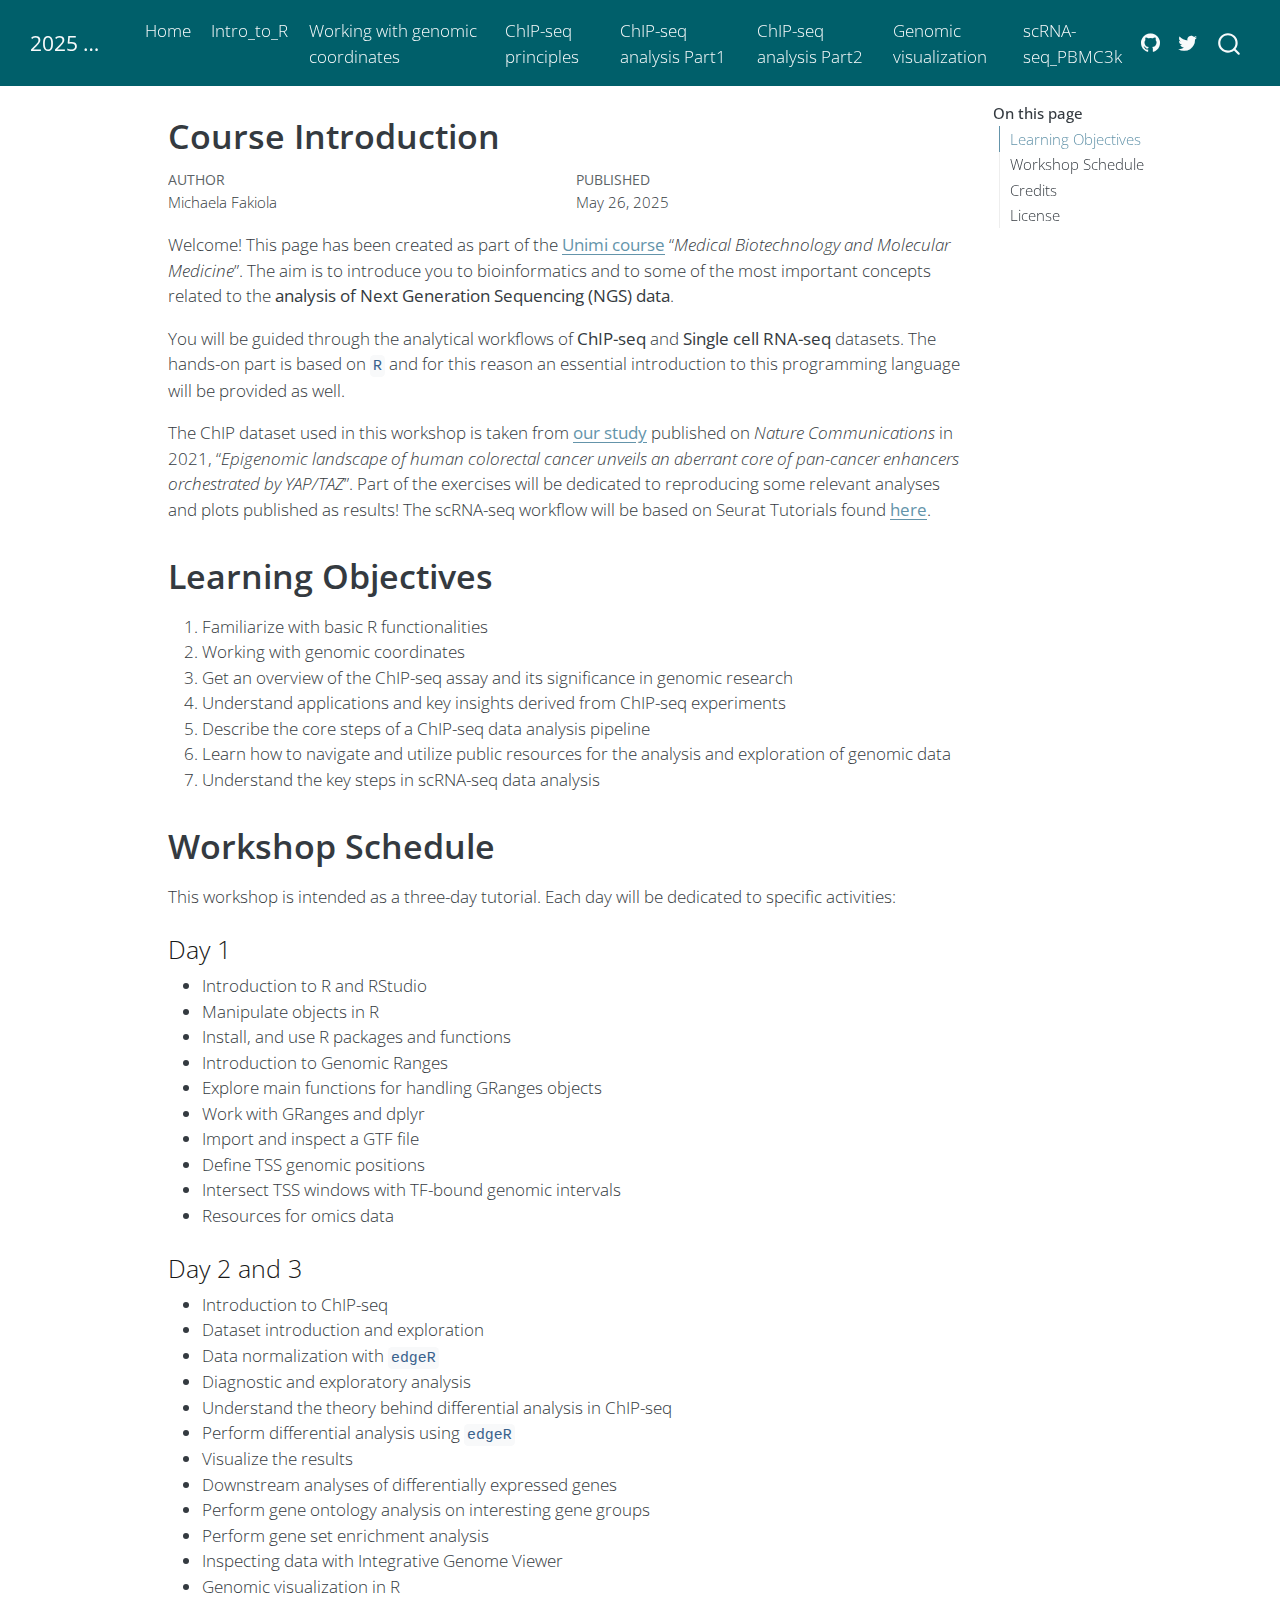
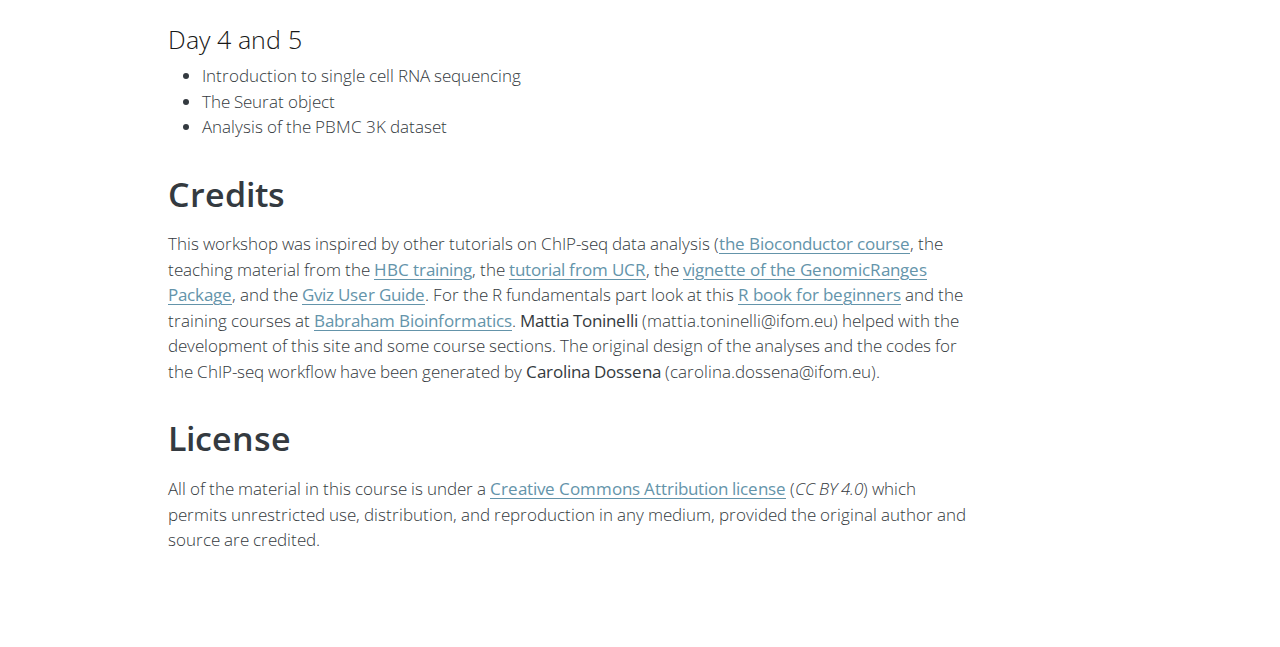
<file: docs/pages/index.html>
<!DOCTYPE html>
<html xmlns="http://www.w3.org/1999/xhtml" lang="en" xml:lang="en"><head>

<meta charset="utf-8">
<meta name="generator" content="quarto-1.6.42">

<meta name="viewport" content="width=device-width, initial-scale=1.0, user-scalable=yes">

<meta name="author" content="Michaela Fakiola">
<meta name="dcterms.date" content="2025-05-26">

<title>Course Introduction – 2025 MBMM</title>
<style>
code{white-space: pre-wrap;}
span.smallcaps{font-variant: small-caps;}
div.columns{display: flex; gap: min(4vw, 1.5em);}
div.column{flex: auto; overflow-x: auto;}
div.hanging-indent{margin-left: 1.5em; text-indent: -1.5em;}
ul.task-list{list-style: none;}
ul.task-list li input[type="checkbox"] {
  width: 0.8em;
  margin: 0 0.8em 0.2em -1em; /* quarto-specific, see https://github.com/quarto-dev/quarto-cli/issues/4556 */ 
  vertical-align: middle;
}
</style>


<script src="../site_libs/quarto-nav/quarto-nav.js"></script>
<script src="../site_libs/quarto-nav/headroom.min.js"></script>
<script src="../site_libs/clipboard/clipboard.min.js"></script>
<script src="../site_libs/quarto-search/autocomplete.umd.js"></script>
<script src="../site_libs/quarto-search/fuse.min.js"></script>
<script src="../site_libs/quarto-search/quarto-search.js"></script>
<meta name="quarto:offset" content="../">
<script src="../site_libs/quarto-html/quarto.js"></script>
<script src="../site_libs/quarto-html/popper.min.js"></script>
<script src="../site_libs/quarto-html/tippy.umd.min.js"></script>
<script src="../site_libs/quarto-html/anchor.min.js"></script>
<link href="../site_libs/quarto-html/tippy.css" rel="stylesheet">
<link href="../site_libs/quarto-html/quarto-syntax-highlighting-de84f8d6bb715db06a919283c2d1e787.css" rel="stylesheet" id="quarto-text-highlighting-styles">
<script src="../site_libs/bootstrap/bootstrap.min.js"></script>
<link href="../site_libs/bootstrap/bootstrap-icons.css" rel="stylesheet">
<link href="../site_libs/bootstrap/bootstrap-de2f664832f57b2c83139acc48228f9e.min.css" rel="stylesheet" append-hash="true" id="quarto-bootstrap" data-mode="light">
<script id="quarto-search-options" type="application/json">{
  "location": "navbar",
  "copy-button": false,
  "collapse-after": 3,
  "panel-placement": "end",
  "type": "overlay",
  "limit": 50,
  "keyboard-shortcut": [
    "f",
    "/",
    "s"
  ],
  "show-item-context": false,
  "language": {
    "search-no-results-text": "No results",
    "search-matching-documents-text": "matching documents",
    "search-copy-link-title": "Copy link to search",
    "search-hide-matches-text": "Hide additional matches",
    "search-more-match-text": "more match in this document",
    "search-more-matches-text": "more matches in this document",
    "search-clear-button-title": "Clear",
    "search-text-placeholder": "",
    "search-detached-cancel-button-title": "Cancel",
    "search-submit-button-title": "Submit",
    "search-label": "Search"
  }
}</script>


</head>

<body class="nav-fixed">

<div id="quarto-search-results"></div>
  <header id="quarto-header" class="headroom fixed-top">
    <nav class="navbar navbar-expand-lg " data-bs-theme="dark">
      <div class="navbar-container container-fluid">
      <div class="navbar-brand-container mx-auto">
    <a class="navbar-brand" href="../index.html">
    <span class="navbar-title">2025 MBMM</span>
    </a>
  </div>
            <div id="quarto-search" class="" title="Search"></div>
          <button class="navbar-toggler" type="button" data-bs-toggle="collapse" data-bs-target="#navbarCollapse" aria-controls="navbarCollapse" role="menu" aria-expanded="false" aria-label="Toggle navigation" onclick="if (window.quartoToggleHeadroom) { window.quartoToggleHeadroom(); }">
  <span class="navbar-toggler-icon"></span>
</button>
          <div class="collapse navbar-collapse" id="navbarCollapse">
            <ul class="navbar-nav navbar-nav-scroll me-auto">
  <li class="nav-item">
    <a class="nav-link active" href="../pages/index.html" aria-current="page"> 
<span class="menu-text">Home</span></a>
  </li>  
  <li class="nav-item">
    <a class="nav-link" href="../IntroGR/pages/Intro_to_R.html"> 
<span class="menu-text">Intro_to_R</span></a>
  </li>  
  <li class="nav-item">
    <a class="nav-link" href="../IntroGR/pages/GRanges_gtf.html"> 
<span class="menu-text">Working with genomic coordinates</span></a>
  </li>  
  <li class="nav-item">
    <a class="nav-link" href="../ChIP-seq_analysis/pages/ChIP-seq_principles.html"> 
<span class="menu-text">ChIP-seq principles</span></a>
  </li>  
  <li class="nav-item">
    <a class="nav-link" href="../ChIP-seq_analysis/pages/ChIP-seq_analysis_part1.html"> 
<span class="menu-text">ChIP-seq analysis Part1</span></a>
  </li>  
  <li class="nav-item">
    <a class="nav-link" href="../ChIP-seq_analysis/pages/ChIP-seq_analysis_part2.html"> 
<span class="menu-text">ChIP-seq analysis Part2</span></a>
  </li>  
  <li class="nav-item">
    <a class="nav-link" href="../Gviz/pages/Genomic_overviews_with_Gviz.html"> 
<span class="menu-text">Genomic visualization</span></a>
  </li>  
  <li class="nav-item">
    <a class="nav-link" href="../PBMC3k/pages/scRNA-seq_PBMC3k.html"> 
<span class="menu-text">scRNA-seq_PBMC3k</span></a>
  </li>  
</ul>
            <ul class="navbar-nav navbar-nav-scroll ms-auto">
  <li class="nav-item compact">
    <a class="nav-link" href="https://github.com/paganilab"> <i class="bi bi-github" role="img">
</i> 
<span class="menu-text"></span></a>
  </li>  
  <li class="nav-item compact">
    <a class="nav-link" href="https://twitter.com/LabPagani"> <i class="bi bi-twitter" role="img">
</i> 
<span class="menu-text"></span></a>
  </li>  
</ul>
          </div> <!-- /navcollapse -->
            <div class="quarto-navbar-tools">
</div>
      </div> <!-- /container-fluid -->
    </nav>
</header>
<!-- content -->
<div id="quarto-content" class="quarto-container page-columns page-rows-contents page-layout-article page-navbar">
<!-- sidebar -->
<!-- margin-sidebar -->
    <div id="quarto-margin-sidebar" class="sidebar margin-sidebar">
        <nav id="TOC" role="doc-toc" class="toc-active">
    <h2 id="toc-title">On this page</h2>
   
  <ul>
  <li><a href="#learning-objectives" id="toc-learning-objectives" class="nav-link active" data-scroll-target="#learning-objectives">Learning Objectives</a></li>
  <li><a href="#workshop-schedule" id="toc-workshop-schedule" class="nav-link" data-scroll-target="#workshop-schedule">Workshop Schedule</a>
  <ul class="collapse">
  <li><a href="#day-1" id="toc-day-1" class="nav-link" data-scroll-target="#day-1">Day 1</a></li>
  <li><a href="#day-2-and-3" id="toc-day-2-and-3" class="nav-link" data-scroll-target="#day-2-and-3">Day 2 and 3</a></li>
  <li><a href="#day-4-and-5" id="toc-day-4-and-5" class="nav-link" data-scroll-target="#day-4-and-5">Day 4 and 5</a></li>
  </ul></li>
  <li><a href="#credits" id="toc-credits" class="nav-link" data-scroll-target="#credits">Credits</a></li>
  <li><a href="#license" id="toc-license" class="nav-link" data-scroll-target="#license">License</a></li>
  </ul>
</nav>
    </div>
<!-- main -->
<main class="content" id="quarto-document-content">

<header id="title-block-header" class="quarto-title-block default">
<div class="quarto-title">
<h1 class="title">Course Introduction</h1>
</div>



<div class="quarto-title-meta">

    <div>
    <div class="quarto-title-meta-heading">Author</div>
    <div class="quarto-title-meta-contents">
             <p>Michaela Fakiola </p>
          </div>
  </div>
    
    <div>
    <div class="quarto-title-meta-heading">Published</div>
    <div class="quarto-title-meta-contents">
      <p class="date">May 26, 2025</p>
    </div>
  </div>
  
    
  </div>
  


</header>


<p>Welcome! This page has been created as part of the <a href="https://www.unimi.it/it/corsi/altre_offerte/aa-2024/2025/medical-biotechnology-and-molecular-medicine-classe-lm-9-immatricolati-dallanno-accademico-2024-25">Unimi course</a> “<em>Medical Biotechnology and Molecular Medicine</em>”. The aim is to introduce you to bioinformatics and to some of the most important concepts related to the <strong>analysis of Next Generation Sequencing (NGS) data</strong>.</p>
<p>You will be guided through the analytical workflows of <strong>ChIP-seq</strong> and <strong>Single cell RNA-seq</strong> datasets. The hands-on part is based on <code>R</code> and for this reason an essential introduction to this programming language will be provided as well.</p>
<p>The ChIP dataset used in this workshop is taken from <a href="https://www.nature.com/articles/s41467-021-22544-y#MOESM1">our study</a> published on <em>Nature Communications</em> in 2021, “<em>Epigenomic landscape of human colorectal cancer unveils an aberrant core of pan-cancer enhancers orchestrated by YAP/TAZ</em>”. Part of the exercises will be dedicated to reproducing some relevant analyses and plots published as results! The scRNA-seq workflow will be based on Seurat Tutorials found <a href="https://satijalab.org/seurat/articles/pbmc3k_tutorial">here</a>.</p>
<section id="learning-objectives" class="level1">
<h1>Learning Objectives</h1>
<ol type="1">
<li>Familiarize with basic R functionalities</li>
<li>Working with genomic coordinates</li>
<li>Get an overview of the ChIP-seq assay and its significance in genomic research</li>
<li>Understand applications and key insights derived from ChIP-seq experiments</li>
<li>Describe the core steps of a ChIP-seq data analysis pipeline</li>
<li>Learn how to navigate and utilize public resources for the analysis and exploration of genomic data</li>
<li>Understand the key steps in scRNA-seq data analysis</li>
</ol>
</section>
<section id="workshop-schedule" class="level1">
<h1>Workshop Schedule</h1>
<p>This workshop is intended as a three-day tutorial. Each day will be dedicated to specific activities:</p>
<section id="day-1" class="level3">
<h3 class="anchored" data-anchor-id="day-1">Day 1</h3>
<ul>
<li>Introduction to R and RStudio</li>
<li>Manipulate objects in R</li>
<li>Install, and use R packages and functions</li>
<li>Introduction to Genomic Ranges</li>
<li>Explore main functions for handling GRanges objects</li>
<li>Work with GRanges and dplyr</li>
<li>Import and inspect a GTF file</li>
<li>Define TSS genomic positions</li>
<li>Intersect TSS windows with TF-bound genomic intervals</li>
<li>Resources for omics data</li>
</ul>
</section>
<section id="day-2-and-3" class="level3">
<h3 class="anchored" data-anchor-id="day-2-and-3">Day 2 and 3</h3>
<ul>
<li>Introduction to ChIP-seq</li>
<li>Dataset introduction and exploration</li>
<li>Data normalization with <code>edgeR</code></li>
<li>Diagnostic and exploratory analysis</li>
<li>Understand the theory behind differential analysis in ChIP-seq</li>
<li>Perform differential analysis using <code>edgeR</code></li>
<li>Visualize the results</li>
<li>Downstream analyses of differentially expressed genes</li>
<li>Perform gene ontology analysis on interesting gene groups</li>
<li>Perform gene set enrichment analysis</li>
<li>Inspecting data with Integrative Genome Viewer</li>
<li>Genomic visualization in R</li>
</ul>
</section>
<section id="day-4-and-5" class="level3">
<h3 class="anchored" data-anchor-id="day-4-and-5">Day 4 and 5</h3>
<ul>
<li>Introduction to single cell RNA sequencing</li>
<li>The Seurat object</li>
<li>Analysis of the PBMC 3K dataset</li>
</ul>
</section>
</section>
<section id="credits" class="level1">
<h1>Credits</h1>
<p>This workshop was inspired by other tutorials on ChIP-seq data analysis (<a href="https://www.bioconductor.org/help/course-materials/2016/CSAMA/lab-5-chipseq/Epigenetics.html">the Bioconductor course</a>, the teaching material from the <a href="https://github.com/hbctraining/Intro-to-ChIPseq/blob/master/schedule/3-day.md">HBC training</a>, the <a href="http://biocluster.ucr.edu/~rkaundal/workshops/R_feb2016/ChIPseq/ChIPseq.html">tutorial from UCR</a>, the <a href="https://bioconductor.org/packages/devel/bioc/vignettes/GenomicRanges/inst/doc/GenomicRangesIntroduction.html">vignette of the GenomicRanges Package</a>, and the <a href="https://bioconductor.org/packages/devel/bioc/vignettes/Gviz/inst/doc/Gviz.html">Gviz User Guide</a>. For the R fundamentals part look at this <a href="https://bookdown.org/daniel_dauber_io/r4np_book/">R book for beginners</a> and the training courses at <a href="https://www.bioinformatics.babraham.ac.uk/training.html">Babraham Bioinformatics</a>. <strong>Mattia Toninelli</strong> (mattia.toninelli@ifom.eu) helped with the development of this site and some course sections. The original design of the analyses and the codes for the ChIP-seq workflow have been generated by <strong>Carolina Dossena</strong> (carolina.dossena@ifom.eu).</p>
</section>
<section id="license" class="level1">
<h1>License</h1>
<p>All of the material in this course is under a <a href="https://creativecommons.org/licenses/by/4.0/">Creative Commons Attribution license</a> (<em>CC BY 4.0</em>) which permits unrestricted use, distribution, and reproduction in any medium, provided the original author and source are credited.</p>


</section>

</main> <!-- /main -->
<script id="quarto-html-after-body" type="application/javascript">
window.document.addEventListener("DOMContentLoaded", function (event) {
  const toggleBodyColorMode = (bsSheetEl) => {
    const mode = bsSheetEl.getAttribute("data-mode");
    const bodyEl = window.document.querySelector("body");
    if (mode === "dark") {
      bodyEl.classList.add("quarto-dark");
      bodyEl.classList.remove("quarto-light");
    } else {
      bodyEl.classList.add("quarto-light");
      bodyEl.classList.remove("quarto-dark");
    }
  }
  const toggleBodyColorPrimary = () => {
    const bsSheetEl = window.document.querySelector("link#quarto-bootstrap");
    if (bsSheetEl) {
      toggleBodyColorMode(bsSheetEl);
    }
  }
  toggleBodyColorPrimary();  
  const icon = "";
  const anchorJS = new window.AnchorJS();
  anchorJS.options = {
    placement: 'right',
    icon: icon
  };
  anchorJS.add('.anchored');
  const isCodeAnnotation = (el) => {
    for (const clz of el.classList) {
      if (clz.startsWith('code-annotation-')) {                     
        return true;
      }
    }
    return false;
  }
  const onCopySuccess = function(e) {
    // button target
    const button = e.trigger;
    // don't keep focus
    button.blur();
    // flash "checked"
    button.classList.add('code-copy-button-checked');
    var currentTitle = button.getAttribute("title");
    button.setAttribute("title", "Copied!");
    let tooltip;
    if (window.bootstrap) {
      button.setAttribute("data-bs-toggle", "tooltip");
      button.setAttribute("data-bs-placement", "left");
      button.setAttribute("data-bs-title", "Copied!");
      tooltip = new bootstrap.Tooltip(button, 
        { trigger: "manual", 
          customClass: "code-copy-button-tooltip",
          offset: [0, -8]});
      tooltip.show();    
    }
    setTimeout(function() {
      if (tooltip) {
        tooltip.hide();
        button.removeAttribute("data-bs-title");
        button.removeAttribute("data-bs-toggle");
        button.removeAttribute("data-bs-placement");
      }
      button.setAttribute("title", currentTitle);
      button.classList.remove('code-copy-button-checked');
    }, 1000);
    // clear code selection
    e.clearSelection();
  }
  const getTextToCopy = function(trigger) {
      const codeEl = trigger.previousElementSibling.cloneNode(true);
      for (const childEl of codeEl.children) {
        if (isCodeAnnotation(childEl)) {
          childEl.remove();
        }
      }
      return codeEl.innerText;
  }
  const clipboard = new window.ClipboardJS('.code-copy-button:not([data-in-quarto-modal])', {
    text: getTextToCopy
  });
  clipboard.on('success', onCopySuccess);
  if (window.document.getElementById('quarto-embedded-source-code-modal')) {
    const clipboardModal = new window.ClipboardJS('.code-copy-button[data-in-quarto-modal]', {
      text: getTextToCopy,
      container: window.document.getElementById('quarto-embedded-source-code-modal')
    });
    clipboardModal.on('success', onCopySuccess);
  }
    var localhostRegex = new RegExp(/^(?:http|https):\/\/localhost\:?[0-9]*\//);
    var mailtoRegex = new RegExp(/^mailto:/);
      var filterRegex = new RegExp('/' + window.location.host + '/');
    var isInternal = (href) => {
        return filterRegex.test(href) || localhostRegex.test(href) || mailtoRegex.test(href);
    }
    // Inspect non-navigation links and adorn them if external
 	var links = window.document.querySelectorAll('a[href]:not(.nav-link):not(.navbar-brand):not(.toc-action):not(.sidebar-link):not(.sidebar-item-toggle):not(.pagination-link):not(.no-external):not([aria-hidden]):not(.dropdown-item):not(.quarto-navigation-tool):not(.about-link)');
    for (var i=0; i<links.length; i++) {
      const link = links[i];
      if (!isInternal(link.href)) {
        // undo the damage that might have been done by quarto-nav.js in the case of
        // links that we want to consider external
        if (link.dataset.originalHref !== undefined) {
          link.href = link.dataset.originalHref;
        }
      }
    }
  function tippyHover(el, contentFn, onTriggerFn, onUntriggerFn) {
    const config = {
      allowHTML: true,
      maxWidth: 500,
      delay: 100,
      arrow: false,
      appendTo: function(el) {
          return el.parentElement;
      },
      interactive: true,
      interactiveBorder: 10,
      theme: 'quarto',
      placement: 'bottom-start',
    };
    if (contentFn) {
      config.content = contentFn;
    }
    if (onTriggerFn) {
      config.onTrigger = onTriggerFn;
    }
    if (onUntriggerFn) {
      config.onUntrigger = onUntriggerFn;
    }
    window.tippy(el, config); 
  }
  const noterefs = window.document.querySelectorAll('a[role="doc-noteref"]');
  for (var i=0; i<noterefs.length; i++) {
    const ref = noterefs[i];
    tippyHover(ref, function() {
      // use id or data attribute instead here
      let href = ref.getAttribute('data-footnote-href') || ref.getAttribute('href');
      try { href = new URL(href).hash; } catch {}
      const id = href.replace(/^#\/?/, "");
      const note = window.document.getElementById(id);
      if (note) {
        return note.innerHTML;
      } else {
        return "";
      }
    });
  }
  const xrefs = window.document.querySelectorAll('a.quarto-xref');
  const processXRef = (id, note) => {
    // Strip column container classes
    const stripColumnClz = (el) => {
      el.classList.remove("page-full", "page-columns");
      if (el.children) {
        for (const child of el.children) {
          stripColumnClz(child);
        }
      }
    }
    stripColumnClz(note)
    if (id === null || id.startsWith('sec-')) {
      // Special case sections, only their first couple elements
      const container = document.createElement("div");
      if (note.children && note.children.length > 2) {
        container.appendChild(note.children[0].cloneNode(true));
        for (let i = 1; i < note.children.length; i++) {
          const child = note.children[i];
          if (child.tagName === "P" && child.innerText === "") {
            continue;
          } else {
            container.appendChild(child.cloneNode(true));
            break;
          }
        }
        if (window.Quarto?.typesetMath) {
          window.Quarto.typesetMath(container);
        }
        return container.innerHTML
      } else {
        if (window.Quarto?.typesetMath) {
          window.Quarto.typesetMath(note);
        }
        return note.innerHTML;
      }
    } else {
      // Remove any anchor links if they are present
      const anchorLink = note.querySelector('a.anchorjs-link');
      if (anchorLink) {
        anchorLink.remove();
      }
      if (window.Quarto?.typesetMath) {
        window.Quarto.typesetMath(note);
      }
      if (note.classList.contains("callout")) {
        return note.outerHTML;
      } else {
        return note.innerHTML;
      }
    }
  }
  for (var i=0; i<xrefs.length; i++) {
    const xref = xrefs[i];
    tippyHover(xref, undefined, function(instance) {
      instance.disable();
      let url = xref.getAttribute('href');
      let hash = undefined; 
      if (url.startsWith('#')) {
        hash = url;
      } else {
        try { hash = new URL(url).hash; } catch {}
      }
      if (hash) {
        const id = hash.replace(/^#\/?/, "");
        const note = window.document.getElementById(id);
        if (note !== null) {
          try {
            const html = processXRef(id, note.cloneNode(true));
            instance.setContent(html);
          } finally {
            instance.enable();
            instance.show();
          }
        } else {
          // See if we can fetch this
          fetch(url.split('#')[0])
          .then(res => res.text())
          .then(html => {
            const parser = new DOMParser();
            const htmlDoc = parser.parseFromString(html, "text/html");
            const note = htmlDoc.getElementById(id);
            if (note !== null) {
              const html = processXRef(id, note);
              instance.setContent(html);
            } 
          }).finally(() => {
            instance.enable();
            instance.show();
          });
        }
      } else {
        // See if we can fetch a full url (with no hash to target)
        // This is a special case and we should probably do some content thinning / targeting
        fetch(url)
        .then(res => res.text())
        .then(html => {
          const parser = new DOMParser();
          const htmlDoc = parser.parseFromString(html, "text/html");
          const note = htmlDoc.querySelector('main.content');
          if (note !== null) {
            // This should only happen for chapter cross references
            // (since there is no id in the URL)
            // remove the first header
            if (note.children.length > 0 && note.children[0].tagName === "HEADER") {
              note.children[0].remove();
            }
            const html = processXRef(null, note);
            instance.setContent(html);
          } 
        }).finally(() => {
          instance.enable();
          instance.show();
        });
      }
    }, function(instance) {
    });
  }
      let selectedAnnoteEl;
      const selectorForAnnotation = ( cell, annotation) => {
        let cellAttr = 'data-code-cell="' + cell + '"';
        let lineAttr = 'data-code-annotation="' +  annotation + '"';
        const selector = 'span[' + cellAttr + '][' + lineAttr + ']';
        return selector;
      }
      const selectCodeLines = (annoteEl) => {
        const doc = window.document;
        const targetCell = annoteEl.getAttribute("data-target-cell");
        const targetAnnotation = annoteEl.getAttribute("data-target-annotation");
        const annoteSpan = window.document.querySelector(selectorForAnnotation(targetCell, targetAnnotation));
        const lines = annoteSpan.getAttribute("data-code-lines").split(",");
        const lineIds = lines.map((line) => {
          return targetCell + "-" + line;
        })
        let top = null;
        let height = null;
        let parent = null;
        if (lineIds.length > 0) {
            //compute the position of the single el (top and bottom and make a div)
            const el = window.document.getElementById(lineIds[0]);
            top = el.offsetTop;
            height = el.offsetHeight;
            parent = el.parentElement.parentElement;
          if (lineIds.length > 1) {
            const lastEl = window.document.getElementById(lineIds[lineIds.length - 1]);
            const bottom = lastEl.offsetTop + lastEl.offsetHeight;
            height = bottom - top;
          }
          if (top !== null && height !== null && parent !== null) {
            // cook up a div (if necessary) and position it 
            let div = window.document.getElementById("code-annotation-line-highlight");
            if (div === null) {
              div = window.document.createElement("div");
              div.setAttribute("id", "code-annotation-line-highlight");
              div.style.position = 'absolute';
              parent.appendChild(div);
            }
            div.style.top = top - 2 + "px";
            div.style.height = height + 4 + "px";
            div.style.left = 0;
            let gutterDiv = window.document.getElementById("code-annotation-line-highlight-gutter");
            if (gutterDiv === null) {
              gutterDiv = window.document.createElement("div");
              gutterDiv.setAttribute("id", "code-annotation-line-highlight-gutter");
              gutterDiv.style.position = 'absolute';
              const codeCell = window.document.getElementById(targetCell);
              const gutter = codeCell.querySelector('.code-annotation-gutter');
              gutter.appendChild(gutterDiv);
            }
            gutterDiv.style.top = top - 2 + "px";
            gutterDiv.style.height = height + 4 + "px";
          }
          selectedAnnoteEl = annoteEl;
        }
      };
      const unselectCodeLines = () => {
        const elementsIds = ["code-annotation-line-highlight", "code-annotation-line-highlight-gutter"];
        elementsIds.forEach((elId) => {
          const div = window.document.getElementById(elId);
          if (div) {
            div.remove();
          }
        });
        selectedAnnoteEl = undefined;
      };
        // Handle positioning of the toggle
    window.addEventListener(
      "resize",
      throttle(() => {
        elRect = undefined;
        if (selectedAnnoteEl) {
          selectCodeLines(selectedAnnoteEl);
        }
      }, 10)
    );
    function throttle(fn, ms) {
    let throttle = false;
    let timer;
      return (...args) => {
        if(!throttle) { // first call gets through
            fn.apply(this, args);
            throttle = true;
        } else { // all the others get throttled
            if(timer) clearTimeout(timer); // cancel #2
            timer = setTimeout(() => {
              fn.apply(this, args);
              timer = throttle = false;
            }, ms);
        }
      };
    }
      // Attach click handler to the DT
      const annoteDls = window.document.querySelectorAll('dt[data-target-cell]');
      for (const annoteDlNode of annoteDls) {
        annoteDlNode.addEventListener('click', (event) => {
          const clickedEl = event.target;
          if (clickedEl !== selectedAnnoteEl) {
            unselectCodeLines();
            const activeEl = window.document.querySelector('dt[data-target-cell].code-annotation-active');
            if (activeEl) {
              activeEl.classList.remove('code-annotation-active');
            }
            selectCodeLines(clickedEl);
            clickedEl.classList.add('code-annotation-active');
          } else {
            // Unselect the line
            unselectCodeLines();
            clickedEl.classList.remove('code-annotation-active');
          }
        });
      }
  const findCites = (el) => {
    const parentEl = el.parentElement;
    if (parentEl) {
      const cites = parentEl.dataset.cites;
      if (cites) {
        return {
          el,
          cites: cites.split(' ')
        };
      } else {
        return findCites(el.parentElement)
      }
    } else {
      return undefined;
    }
  };
  var bibliorefs = window.document.querySelectorAll('a[role="doc-biblioref"]');
  for (var i=0; i<bibliorefs.length; i++) {
    const ref = bibliorefs[i];
    const citeInfo = findCites(ref);
    if (citeInfo) {
      tippyHover(citeInfo.el, function() {
        var popup = window.document.createElement('div');
        citeInfo.cites.forEach(function(cite) {
          var citeDiv = window.document.createElement('div');
          citeDiv.classList.add('hanging-indent');
          citeDiv.classList.add('csl-entry');
          var biblioDiv = window.document.getElementById('ref-' + cite);
          if (biblioDiv) {
            citeDiv.innerHTML = biblioDiv.innerHTML;
          }
          popup.appendChild(citeDiv);
        });
        return popup.innerHTML;
      });
    }
  }
});
</script>
</div> <!-- /content -->




</body></html>
</file>
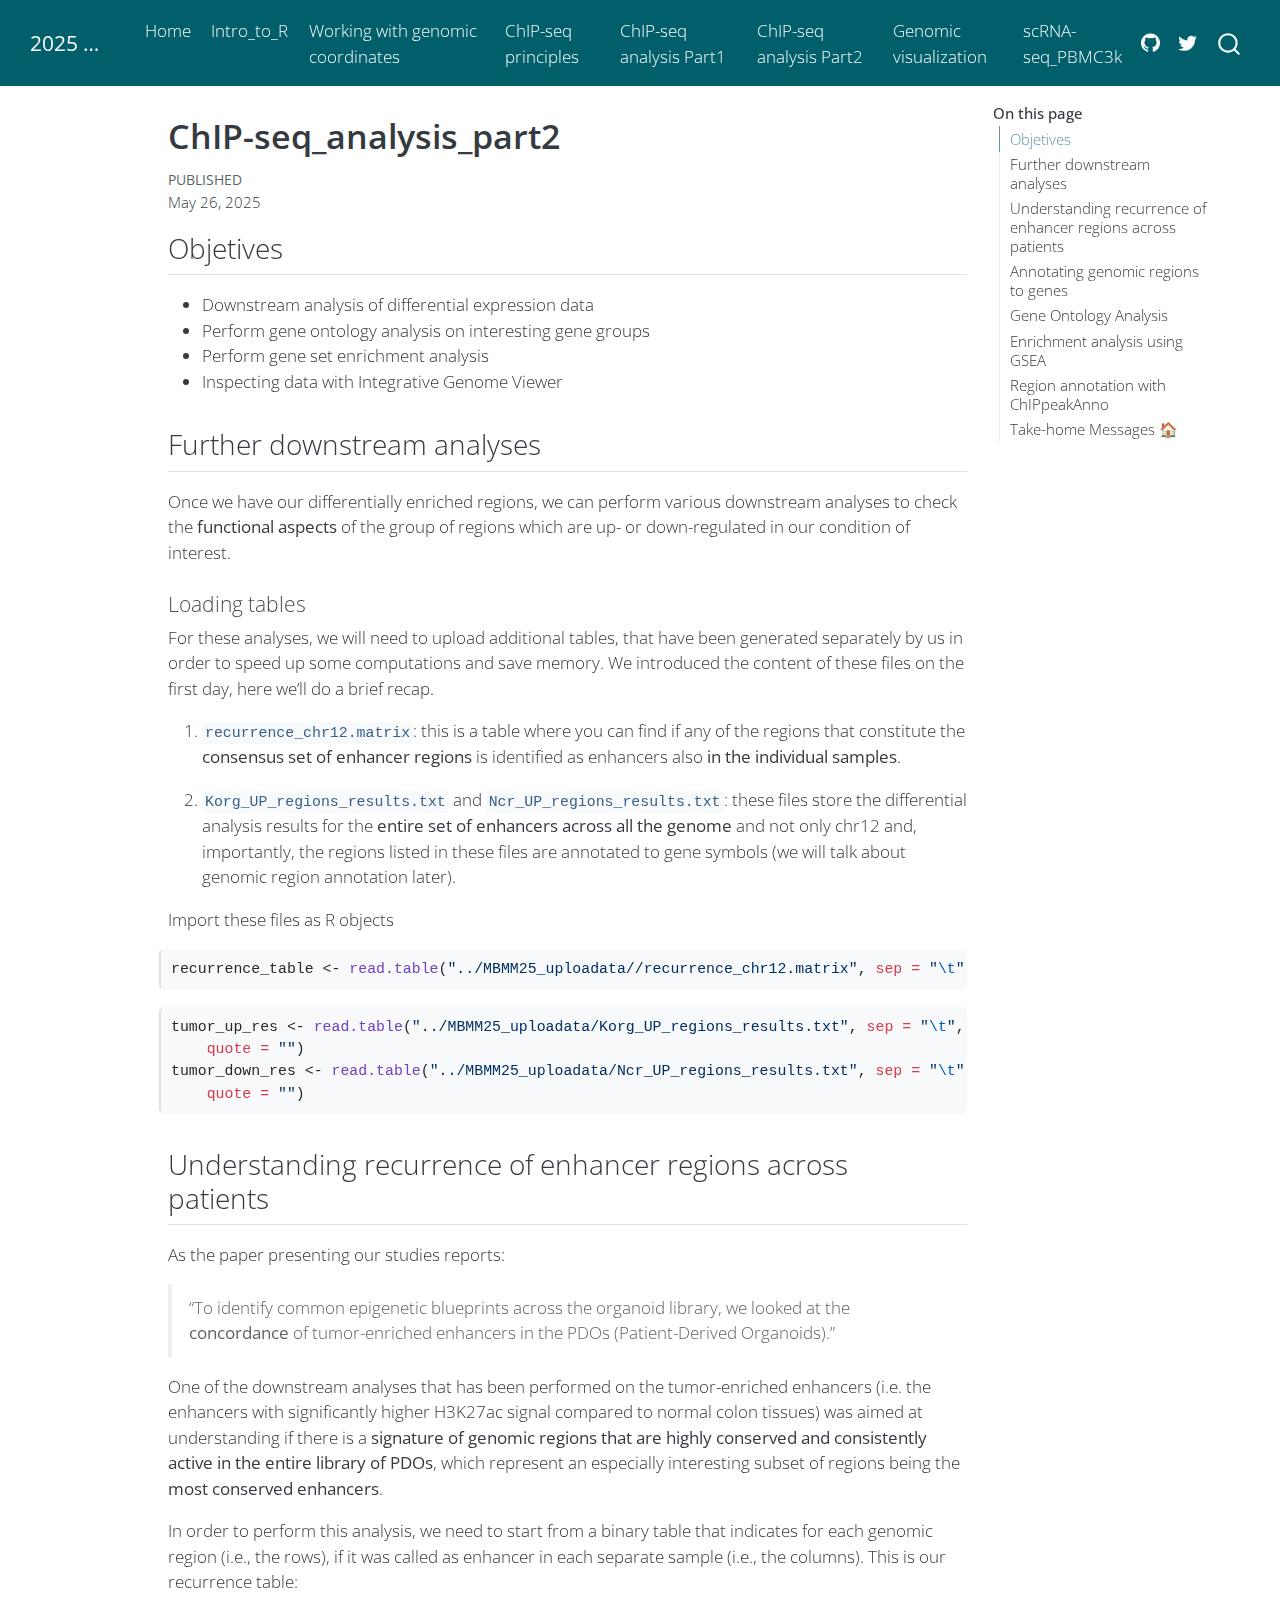
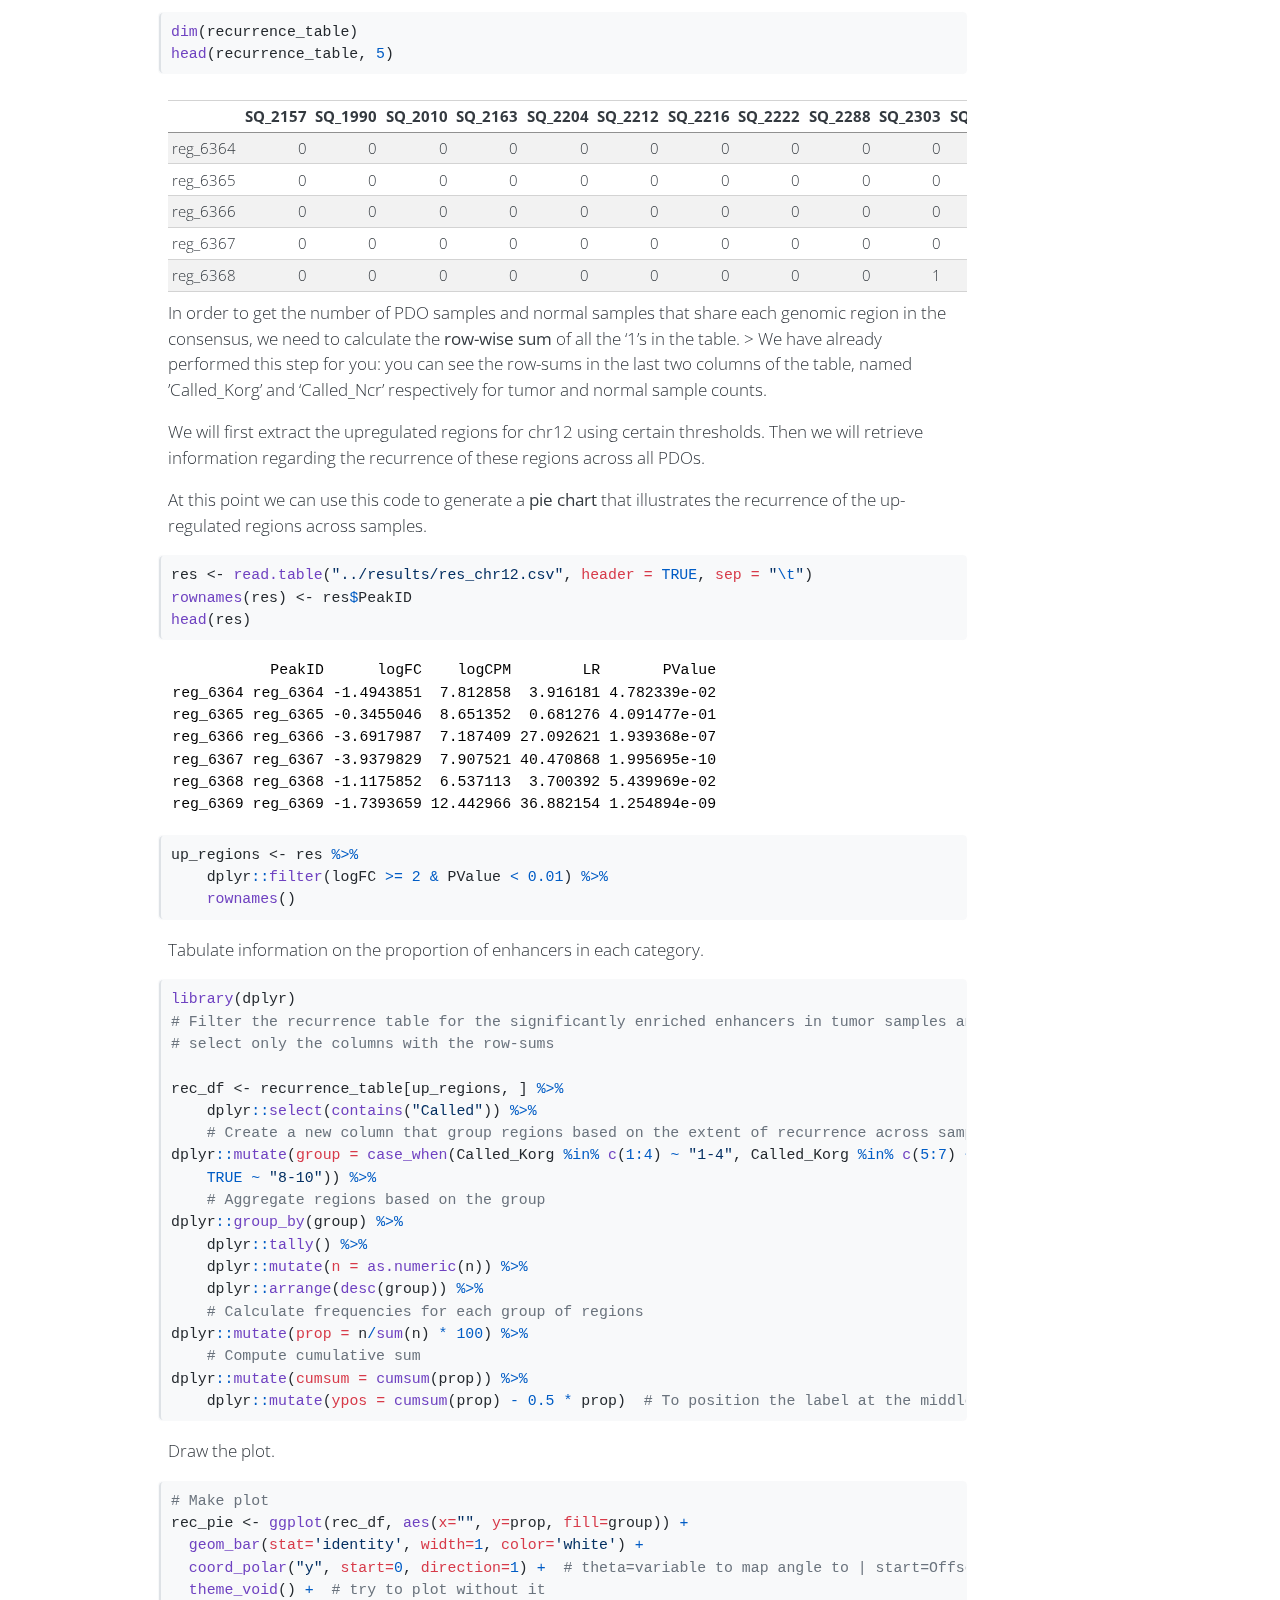
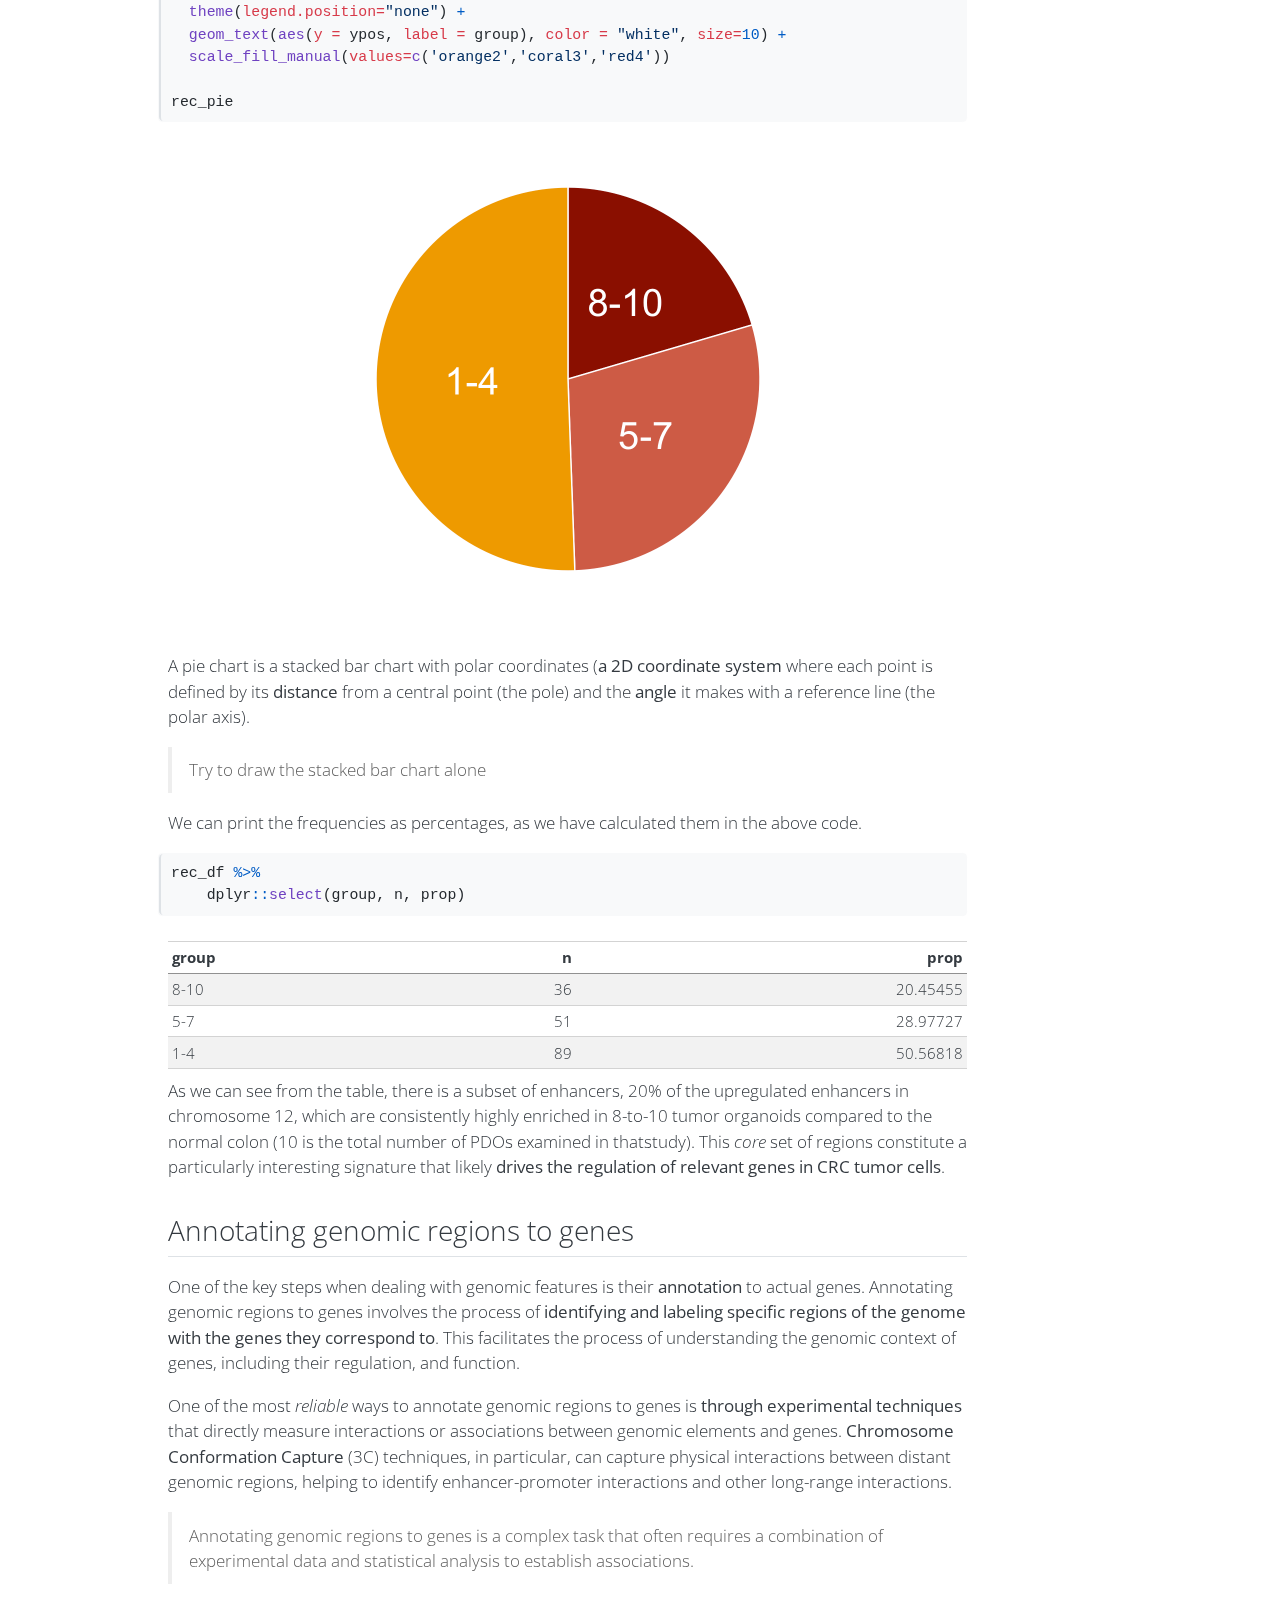
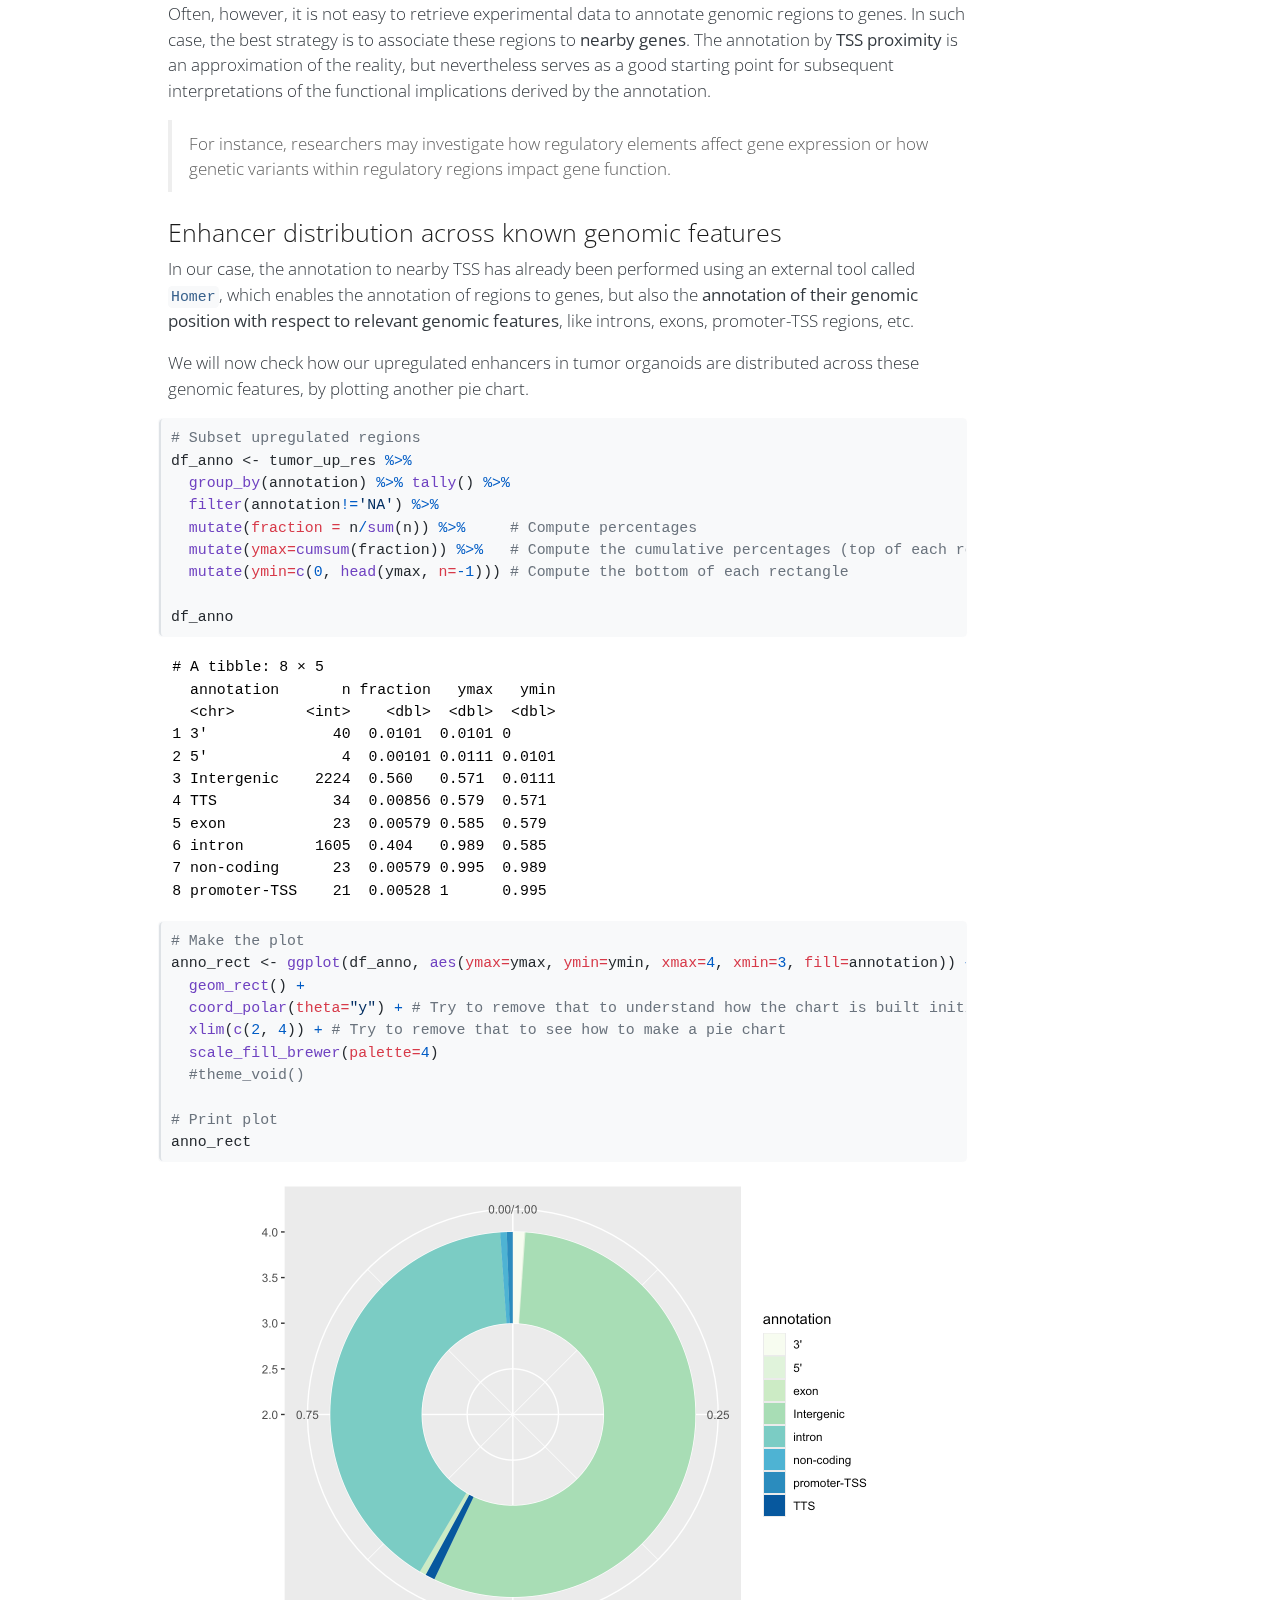
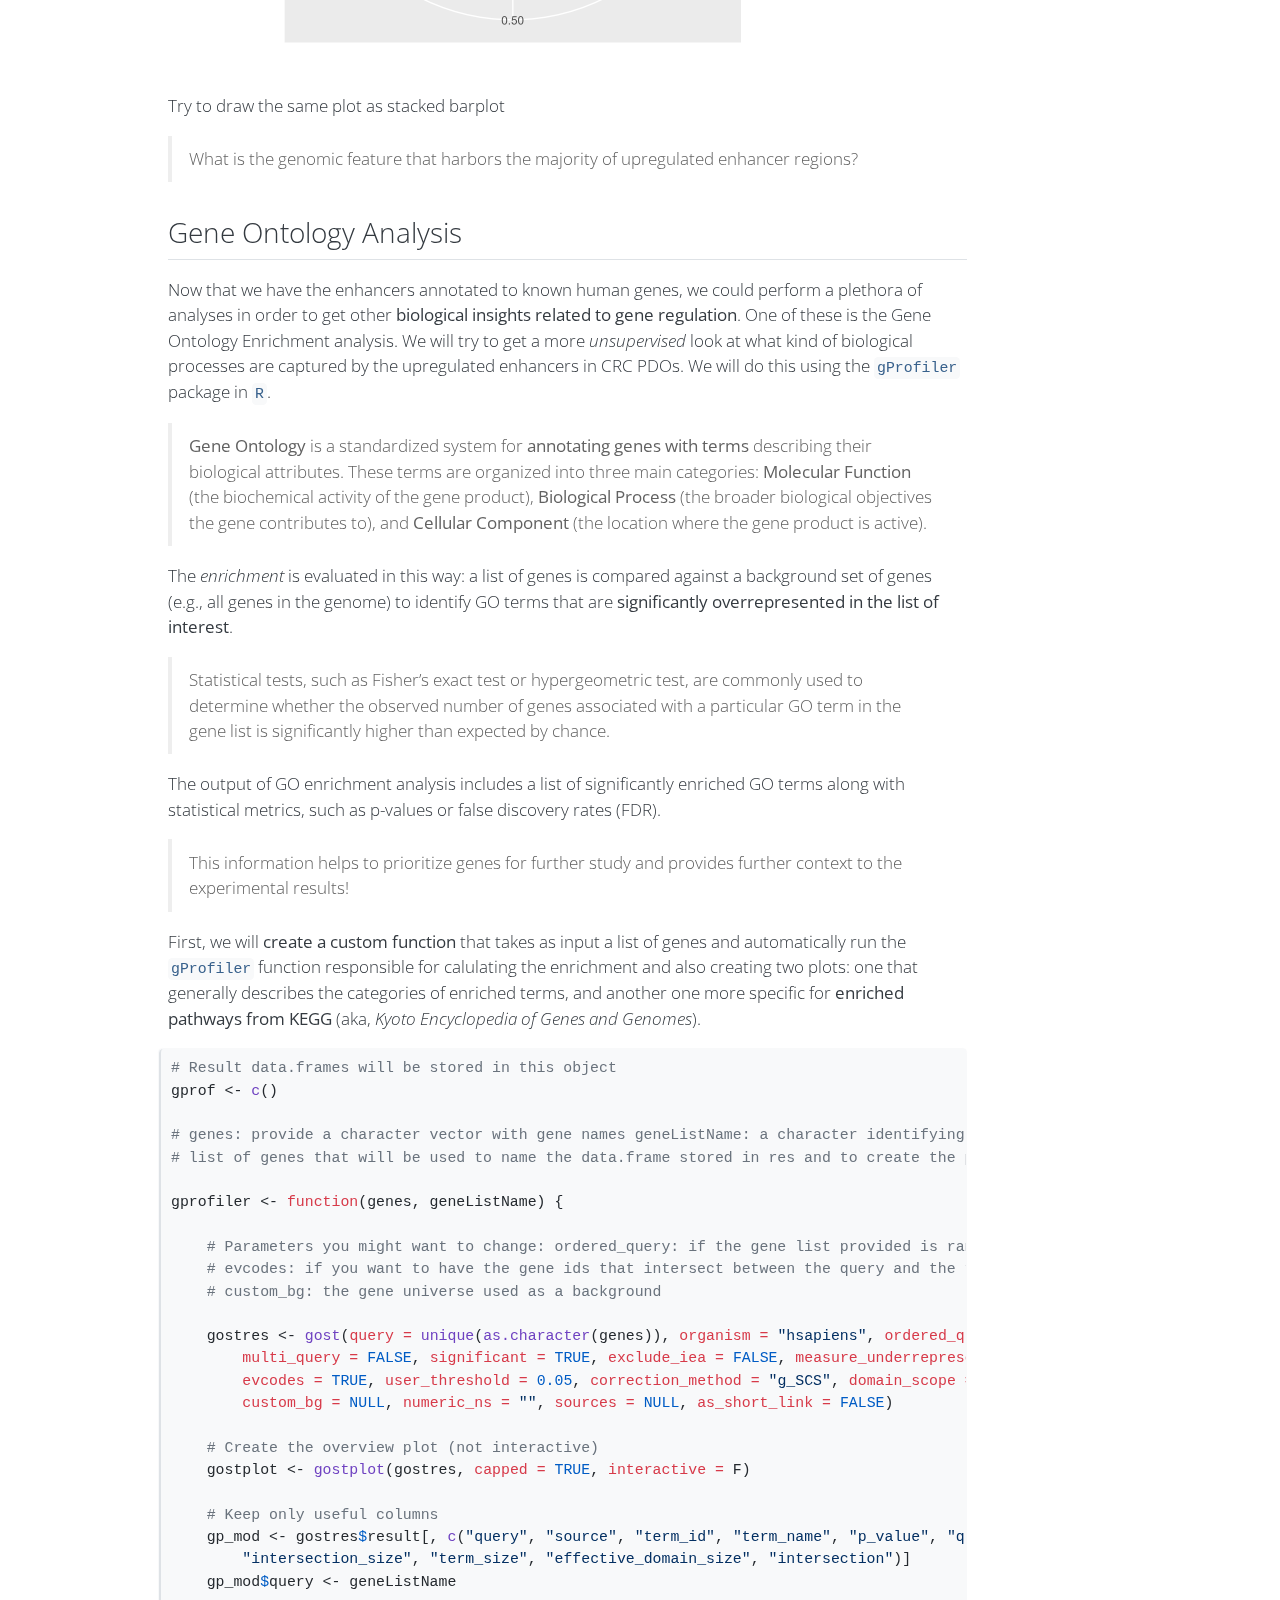
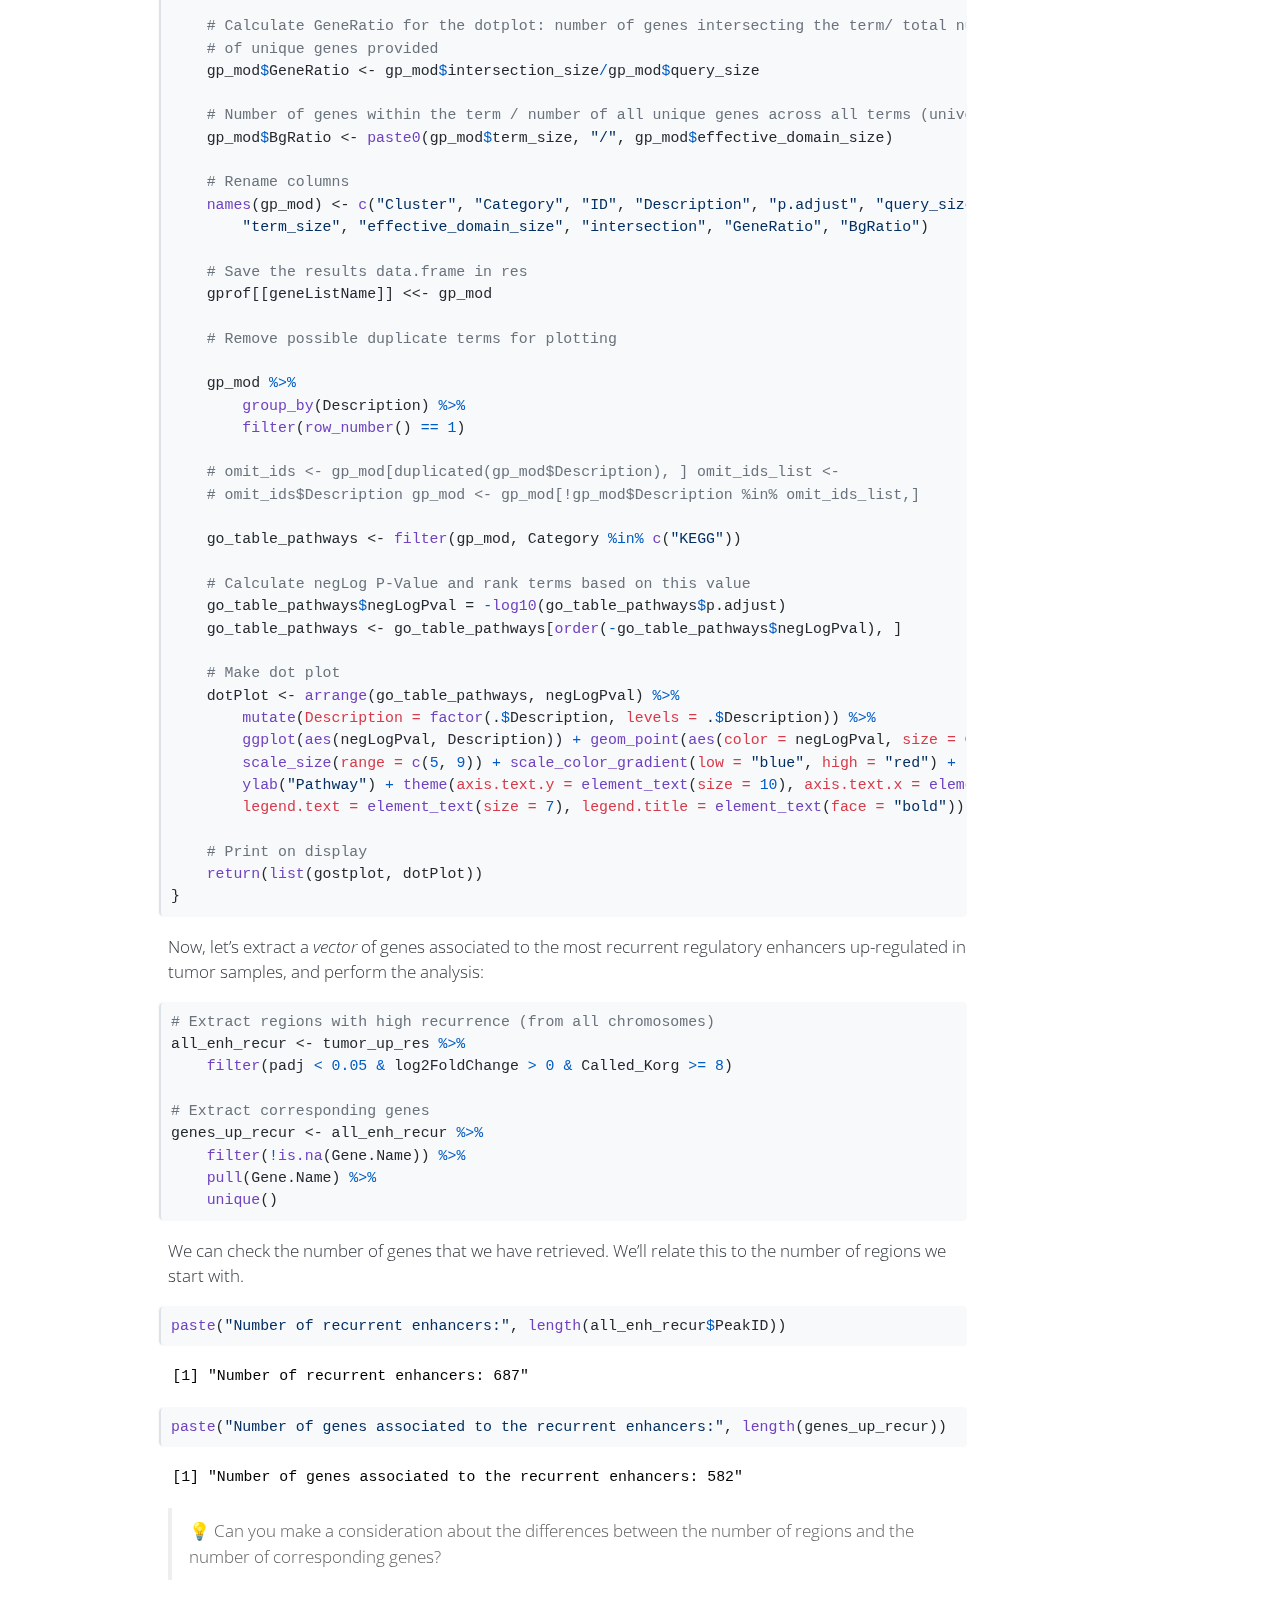
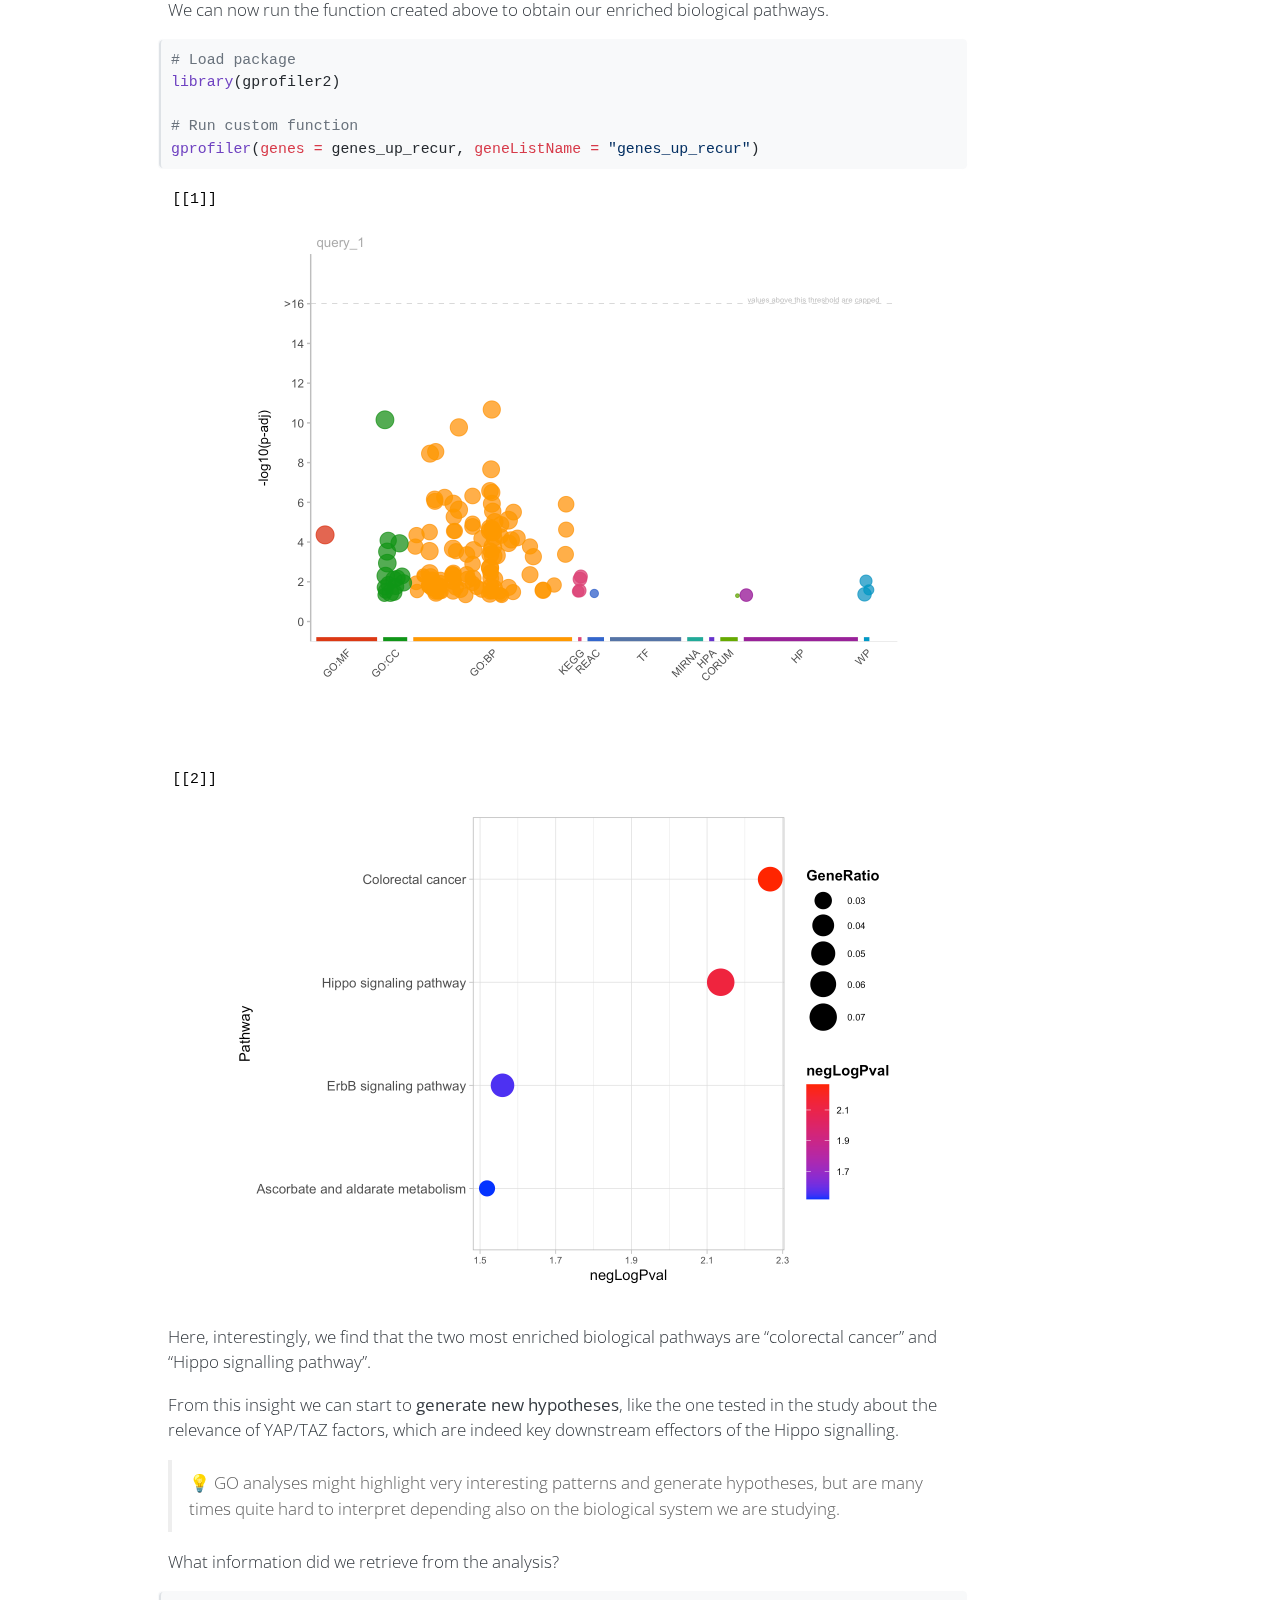
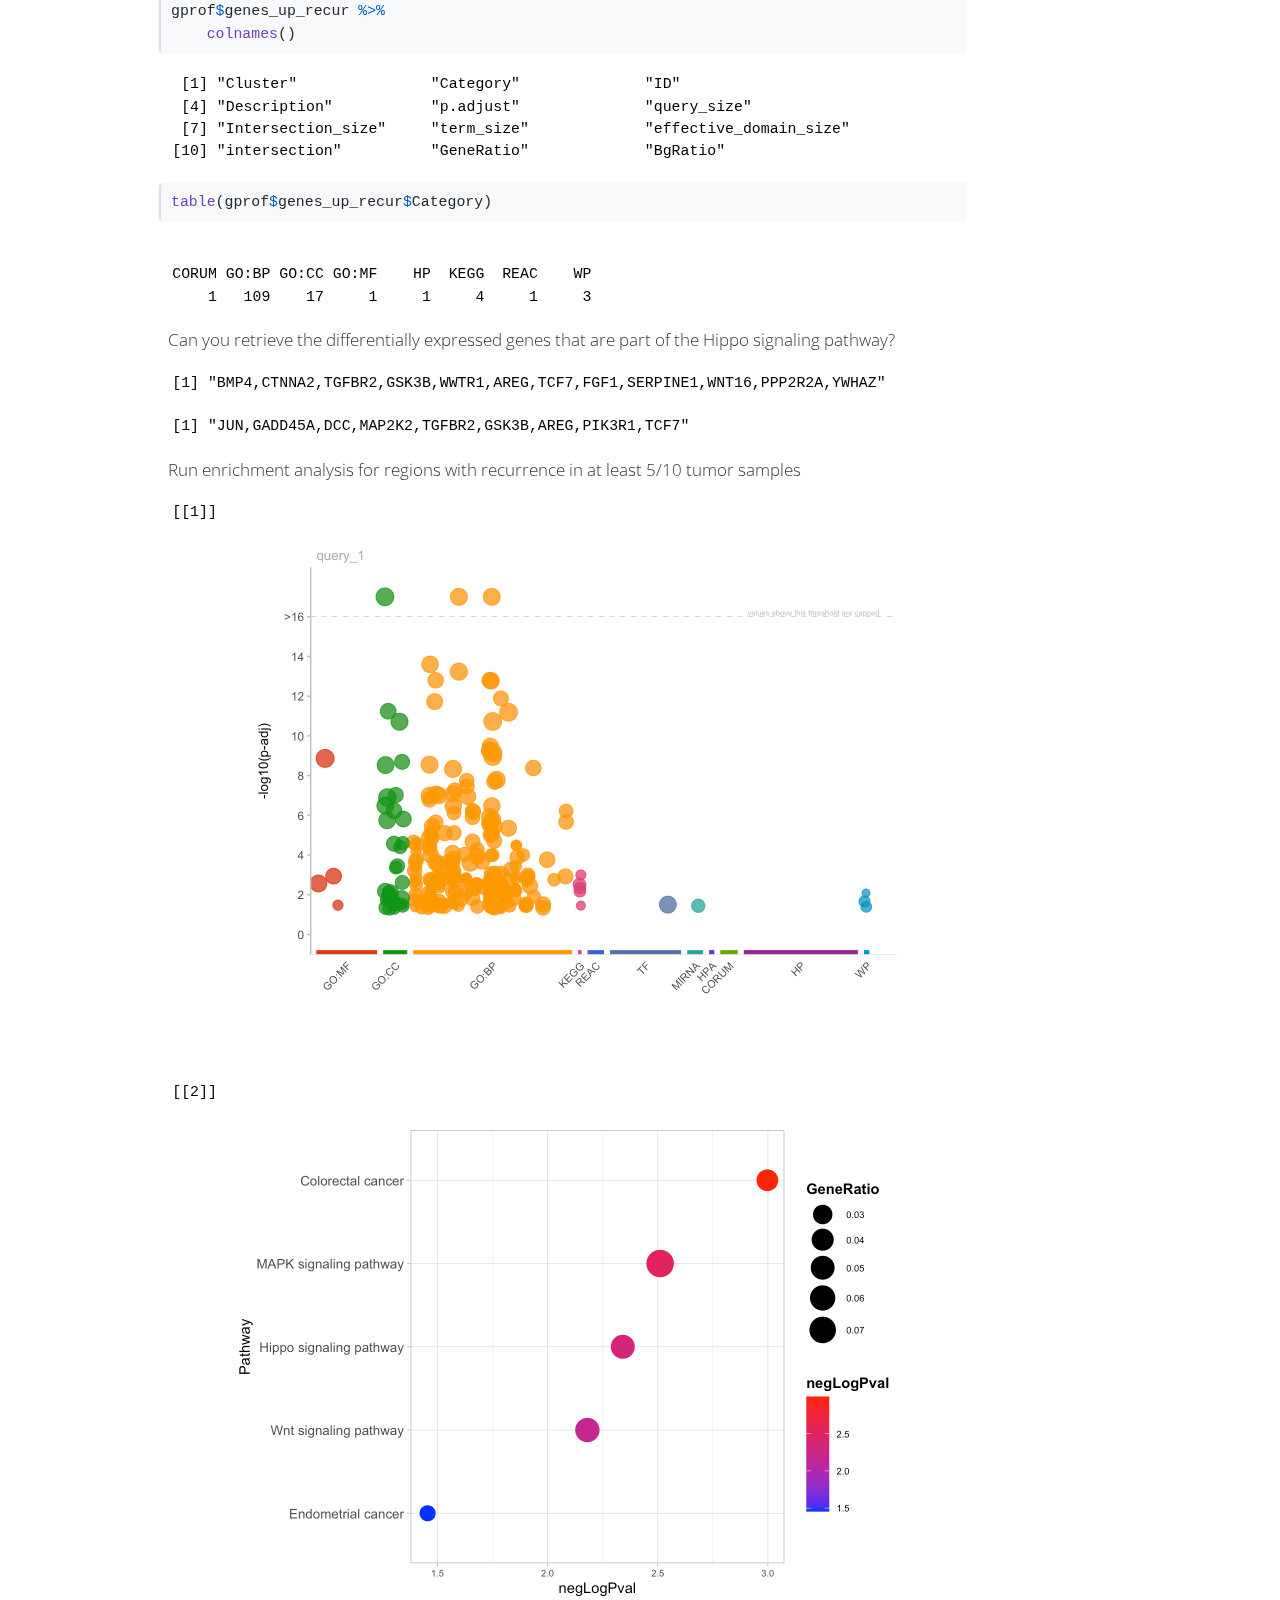
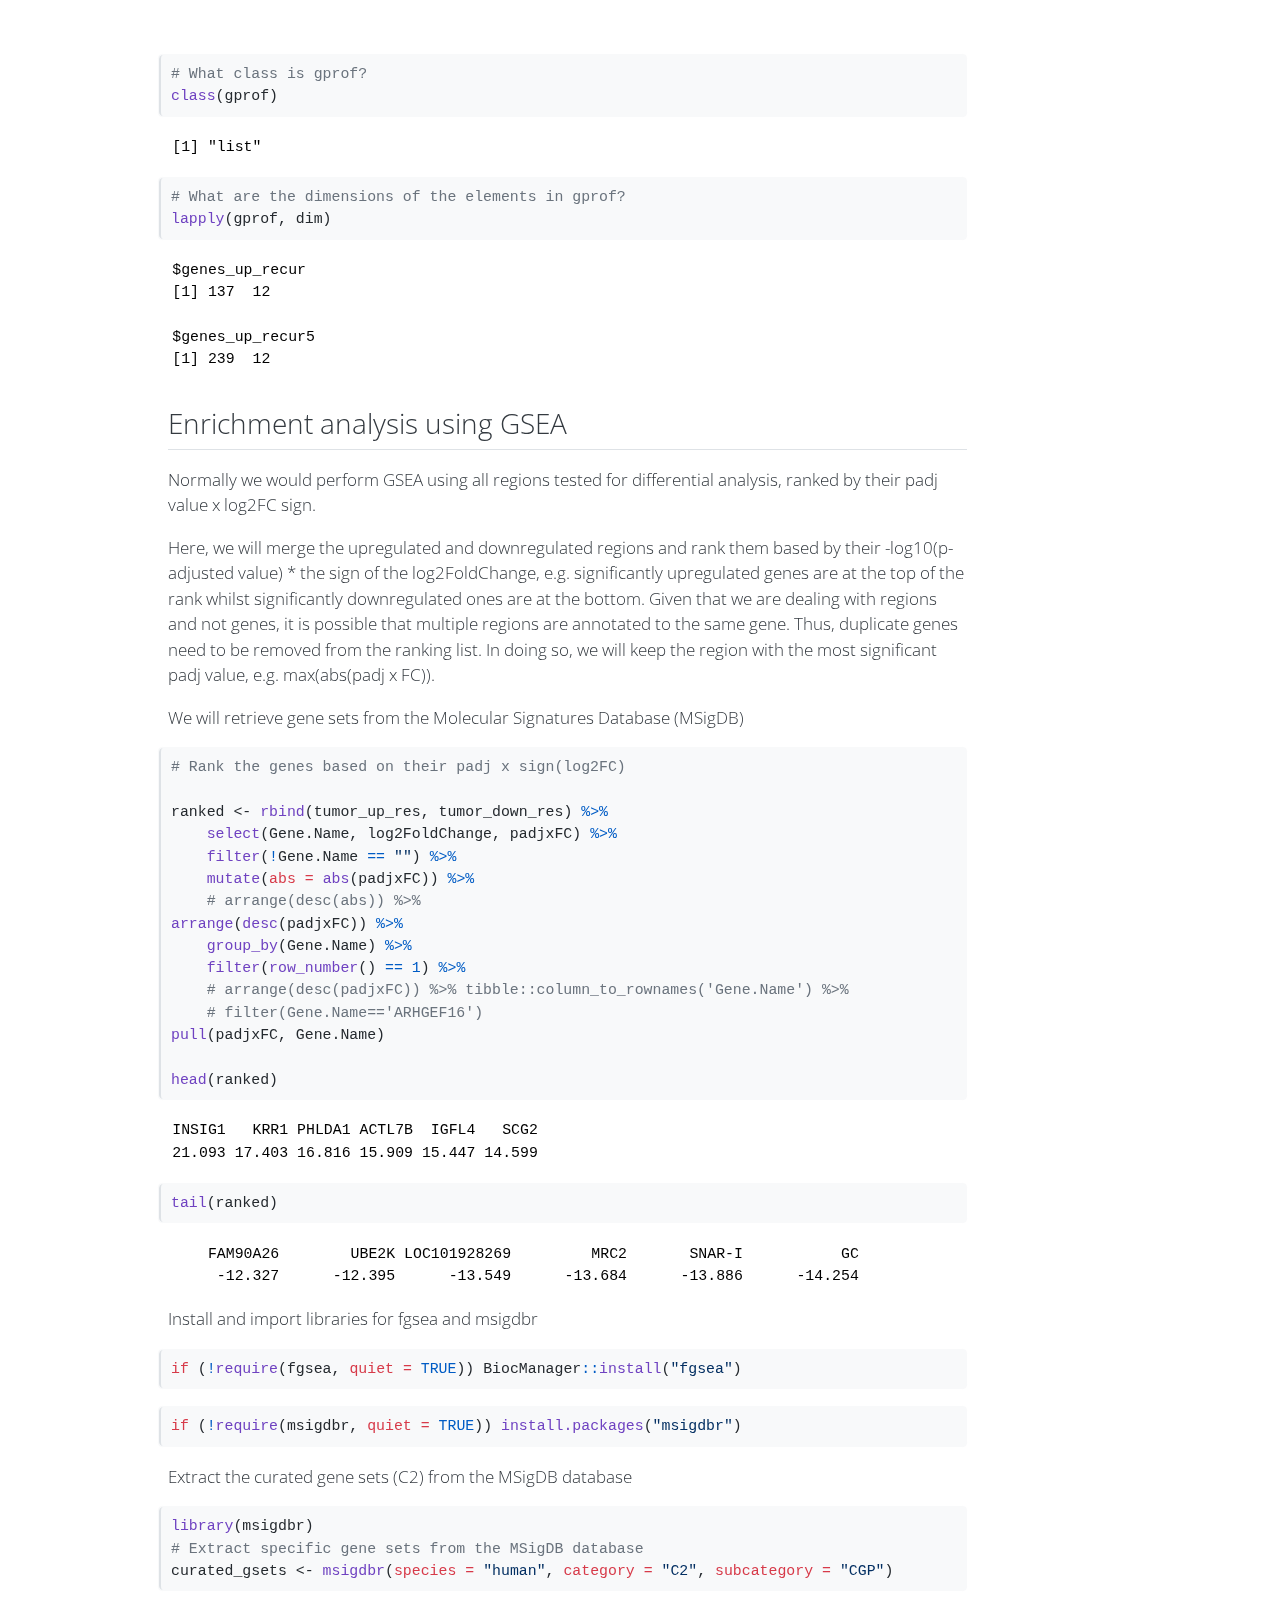
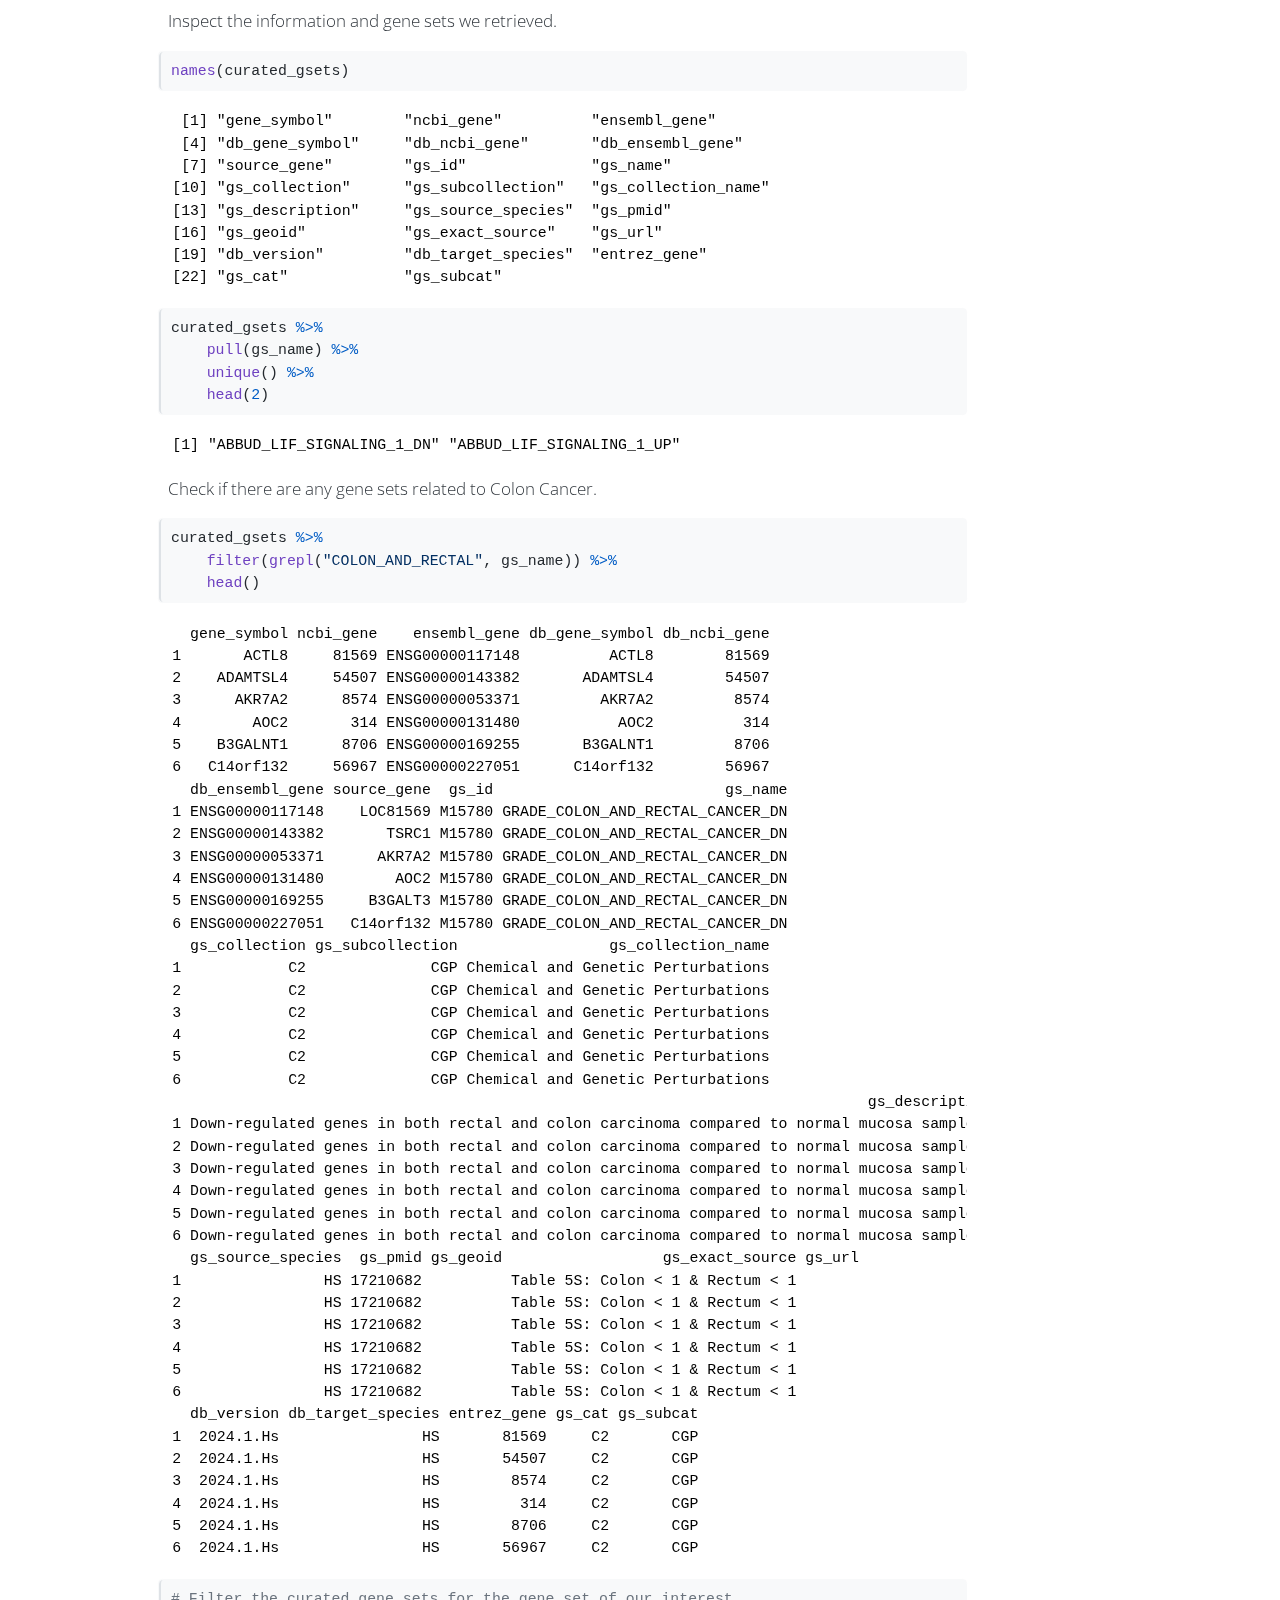
<file: docs/ChIP-seq_analysis/pages/ChIP-seq_analysis_part2.html>
<!DOCTYPE html>
<html xmlns="http://www.w3.org/1999/xhtml" lang="en" xml:lang="en"><head>

<meta charset="utf-8">
<meta name="generator" content="quarto-1.6.42">

<meta name="viewport" content="width=device-width, initial-scale=1.0, user-scalable=yes">

<meta name="dcterms.date" content="2025-05-26">

<title>ChIP-seq_analysis_part2 – 2025 MBMM</title>
<style>
code{white-space: pre-wrap;}
span.smallcaps{font-variant: small-caps;}
div.columns{display: flex; gap: min(4vw, 1.5em);}
div.column{flex: auto; overflow-x: auto;}
div.hanging-indent{margin-left: 1.5em; text-indent: -1.5em;}
ul.task-list{list-style: none;}
ul.task-list li input[type="checkbox"] {
  width: 0.8em;
  margin: 0 0.8em 0.2em -1em; /* quarto-specific, see https://github.com/quarto-dev/quarto-cli/issues/4556 */ 
  vertical-align: middle;
}
/* CSS for syntax highlighting */
pre > code.sourceCode { white-space: pre; position: relative; }
pre > code.sourceCode > span { line-height: 1.25; }
pre > code.sourceCode > span:empty { height: 1.2em; }
.sourceCode { overflow: visible; }
code.sourceCode > span { color: inherit; text-decoration: inherit; }
div.sourceCode { margin: 1em 0; }
pre.sourceCode { margin: 0; }
@media screen {
div.sourceCode { overflow: auto; }
}
@media print {
pre > code.sourceCode { white-space: pre-wrap; }
pre > code.sourceCode > span { display: inline-block; text-indent: -5em; padding-left: 5em; }
}
pre.numberSource code
  { counter-reset: source-line 0; }
pre.numberSource code > span
  { position: relative; left: -4em; counter-increment: source-line; }
pre.numberSource code > span > a:first-child::before
  { content: counter(source-line);
    position: relative; left: -1em; text-align: right; vertical-align: baseline;
    border: none; display: inline-block;
    -webkit-touch-callout: none; -webkit-user-select: none;
    -khtml-user-select: none; -moz-user-select: none;
    -ms-user-select: none; user-select: none;
    padding: 0 4px; width: 4em;
  }
pre.numberSource { margin-left: 3em;  padding-left: 4px; }
div.sourceCode
  {   }
@media screen {
pre > code.sourceCode > span > a:first-child::before { text-decoration: underline; }
}
</style>


<script src="../../site_libs/quarto-nav/quarto-nav.js"></script>
<script src="../../site_libs/quarto-nav/headroom.min.js"></script>
<script src="../../site_libs/clipboard/clipboard.min.js"></script>
<script src="../../site_libs/quarto-search/autocomplete.umd.js"></script>
<script src="../../site_libs/quarto-search/fuse.min.js"></script>
<script src="../../site_libs/quarto-search/quarto-search.js"></script>
<meta name="quarto:offset" content="../../">
<script src="../../site_libs/quarto-html/quarto.js"></script>
<script src="../../site_libs/quarto-html/popper.min.js"></script>
<script src="../../site_libs/quarto-html/tippy.umd.min.js"></script>
<script src="../../site_libs/quarto-html/anchor.min.js"></script>
<link href="../../site_libs/quarto-html/tippy.css" rel="stylesheet">
<link href="../../site_libs/quarto-html/quarto-syntax-highlighting-de84f8d6bb715db06a919283c2d1e787.css" rel="stylesheet" id="quarto-text-highlighting-styles">
<script src="../../site_libs/bootstrap/bootstrap.min.js"></script>
<link href="../../site_libs/bootstrap/bootstrap-icons.css" rel="stylesheet">
<link href="../../site_libs/bootstrap/bootstrap-de2f664832f57b2c83139acc48228f9e.min.css" rel="stylesheet" append-hash="true" id="quarto-bootstrap" data-mode="light">
<script id="quarto-search-options" type="application/json">{
  "location": "navbar",
  "copy-button": false,
  "collapse-after": 3,
  "panel-placement": "end",
  "type": "overlay",
  "limit": 50,
  "keyboard-shortcut": [
    "f",
    "/",
    "s"
  ],
  "show-item-context": false,
  "language": {
    "search-no-results-text": "No results",
    "search-matching-documents-text": "matching documents",
    "search-copy-link-title": "Copy link to search",
    "search-hide-matches-text": "Hide additional matches",
    "search-more-match-text": "more match in this document",
    "search-more-matches-text": "more matches in this document",
    "search-clear-button-title": "Clear",
    "search-text-placeholder": "",
    "search-detached-cancel-button-title": "Cancel",
    "search-submit-button-title": "Submit",
    "search-label": "Search"
  }
}</script>
<script src="../../site_libs/kePrint-0.0.1/kePrint.js"></script>
<link href="../../site_libs/lightable-0.0.1/lightable.css" rel="stylesheet">


</head>

<body class="nav-fixed">

<div id="quarto-search-results"></div>
  <header id="quarto-header" class="headroom fixed-top">
    <nav class="navbar navbar-expand-lg " data-bs-theme="dark">
      <div class="navbar-container container-fluid">
      <div class="navbar-brand-container mx-auto">
    <a class="navbar-brand" href="../../index.html">
    <span class="navbar-title">2025 MBMM</span>
    </a>
  </div>
            <div id="quarto-search" class="" title="Search"></div>
          <button class="navbar-toggler" type="button" data-bs-toggle="collapse" data-bs-target="#navbarCollapse" aria-controls="navbarCollapse" role="menu" aria-expanded="false" aria-label="Toggle navigation" onclick="if (window.quartoToggleHeadroom) { window.quartoToggleHeadroom(); }">
  <span class="navbar-toggler-icon"></span>
</button>
          <div class="collapse navbar-collapse" id="navbarCollapse">
            <ul class="navbar-nav navbar-nav-scroll me-auto">
  <li class="nav-item">
    <a class="nav-link" href="../../pages/index.html"> 
<span class="menu-text">Home</span></a>
  </li>  
  <li class="nav-item">
    <a class="nav-link" href="../../IntroGR/pages/Intro_to_R.html"> 
<span class="menu-text">Intro_to_R</span></a>
  </li>  
  <li class="nav-item">
    <a class="nav-link" href="../../IntroGR/pages/GRanges_gtf.html"> 
<span class="menu-text">Working with genomic coordinates</span></a>
  </li>  
  <li class="nav-item">
    <a class="nav-link" href="../../ChIP-seq_analysis/pages/ChIP-seq_principles.html"> 
<span class="menu-text">ChIP-seq principles</span></a>
  </li>  
  <li class="nav-item">
    <a class="nav-link" href="../../ChIP-seq_analysis/pages/ChIP-seq_analysis_part1.html"> 
<span class="menu-text">ChIP-seq analysis Part1</span></a>
  </li>  
  <li class="nav-item">
    <a class="nav-link active" href="../../ChIP-seq_analysis/pages/ChIP-seq_analysis_part2.html" aria-current="page"> 
<span class="menu-text">ChIP-seq analysis Part2</span></a>
  </li>  
  <li class="nav-item">
    <a class="nav-link" href="../../Gviz/pages/Genomic_overviews_with_Gviz.html"> 
<span class="menu-text">Genomic visualization</span></a>
  </li>  
  <li class="nav-item">
    <a class="nav-link" href="../../PBMC3k/pages/scRNA-seq_PBMC3k.html"> 
<span class="menu-text">scRNA-seq_PBMC3k</span></a>
  </li>  
</ul>
            <ul class="navbar-nav navbar-nav-scroll ms-auto">
  <li class="nav-item compact">
    <a class="nav-link" href="https://github.com/paganilab"> <i class="bi bi-github" role="img">
</i> 
<span class="menu-text"></span></a>
  </li>  
  <li class="nav-item compact">
    <a class="nav-link" href="https://twitter.com/LabPagani"> <i class="bi bi-twitter" role="img">
</i> 
<span class="menu-text"></span></a>
  </li>  
</ul>
          </div> <!-- /navcollapse -->
            <div class="quarto-navbar-tools">
</div>
      </div> <!-- /container-fluid -->
    </nav>
</header>
<!-- content -->
<div id="quarto-content" class="quarto-container page-columns page-rows-contents page-layout-article page-navbar">
<!-- sidebar -->
<!-- margin-sidebar -->
    <div id="quarto-margin-sidebar" class="sidebar margin-sidebar">
        <nav id="TOC" role="doc-toc" class="toc-active">
    <h2 id="toc-title">On this page</h2>
   
  <ul>
  <li><a href="#objetives" id="toc-objetives" class="nav-link active" data-scroll-target="#objetives">Objetives</a></li>
  <li><a href="#further-downstream-analyses" id="toc-further-downstream-analyses" class="nav-link" data-scroll-target="#further-downstream-analyses">Further downstream analyses</a></li>
  <li><a href="#understanding-recurrence-of-enhancer-regions-across-patients" id="toc-understanding-recurrence-of-enhancer-regions-across-patients" class="nav-link" data-scroll-target="#understanding-recurrence-of-enhancer-regions-across-patients">Understanding recurrence of enhancer regions across patients</a></li>
  <li><a href="#annotating-genomic-regions-to-genes" id="toc-annotating-genomic-regions-to-genes" class="nav-link" data-scroll-target="#annotating-genomic-regions-to-genes">Annotating genomic regions to genes</a>
  <ul class="collapse">
  <li><a href="#enhancer-distribution-across-known-genomic-features" id="toc-enhancer-distribution-across-known-genomic-features" class="nav-link" data-scroll-target="#enhancer-distribution-across-known-genomic-features">Enhancer distribution across known genomic features</a></li>
  </ul></li>
  <li><a href="#gene-ontology-analysis" id="toc-gene-ontology-analysis" class="nav-link" data-scroll-target="#gene-ontology-analysis">Gene Ontology Analysis</a></li>
  <li><a href="#enrichment-analysis-using-gsea" id="toc-enrichment-analysis-using-gsea" class="nav-link" data-scroll-target="#enrichment-analysis-using-gsea">Enrichment analysis using GSEA</a></li>
  <li><a href="#region-annotation-with-chippeakanno" id="toc-region-annotation-with-chippeakanno" class="nav-link" data-scroll-target="#region-annotation-with-chippeakanno">Region annotation with ChIPpeakAnno</a></li>
  <li><a href="#take-home-messages" id="toc-take-home-messages" class="nav-link" data-scroll-target="#take-home-messages">Take-home Messages 🏠</a></li>
  </ul>
</nav>
    </div>
<!-- main -->
<main class="content" id="quarto-document-content">

<header id="title-block-header" class="quarto-title-block default">
<div class="quarto-title">
<h1 class="title">ChIP-seq_analysis_part2</h1>
</div>



<div class="quarto-title-meta">

    
    <div>
    <div class="quarto-title-meta-heading">Published</div>
    <div class="quarto-title-meta-contents">
      <p class="date">May 26, 2025</p>
    </div>
  </div>
  
    
  </div>
  


</header>


<section id="objetives" class="level2">
<h2 class="anchored" data-anchor-id="objetives">Objetives</h2>
<ul>
<li>Downstream analysis of differential expression data</li>
<li>Perform gene ontology analysis on interesting gene groups</li>
<li>Perform gene set enrichment analysis</li>
<li>Inspecting data with Integrative Genome Viewer</li>
</ul>
</section>
<section id="further-downstream-analyses" class="level2">
<h2 class="anchored" data-anchor-id="further-downstream-analyses">Further downstream analyses</h2>
<p>Once we have our differentially enriched regions, we can perform various downstream analyses to check the <strong>functional aspects</strong> of the group of regions which are up- or down-regulated in our condition of interest.</p>
<section id="loading-tables" class="level4">
<h4 class="anchored" data-anchor-id="loading-tables">Loading tables</h4>
<p>For these analyses, we will need to upload additional tables, that have been generated separately by us in order to speed up some computations and save memory. We introduced the content of these files on the first day, here we’ll do a brief recap.</p>
<ol type="1">
<li><p><code>recurrence_chr12.matrix</code>: this is a table where you can find if any of the regions that constitute the <strong>consensus set of enhancer regions</strong> is identified as enhancers also <strong>in the individual samples</strong>.</p></li>
<li><p><code>Korg_UP_regions_results.txt</code> and <code>Ncr_UP_regions_results.txt</code>: these files store the differential analysis results for the <strong>entire set of enhancers across all the genome</strong> and not only chr12 and, importantly, the regions listed in these files are annotated to gene symbols (we will talk about genomic region annotation later).</p></li>
</ol>
<p>Import these files as R objects</p>
<div class="cell" data-layout-align="center">
<div class="sourceCode cell-code" id="cb1"><pre class="sourceCode r code-with-copy"><code class="sourceCode r"><span id="cb1-1"><a href="#cb1-1" aria-hidden="true" tabindex="-1"></a>recurrence_table <span class="ot">&lt;-</span> <span class="fu">read.table</span>(<span class="st">"../MBMM25_uploadata//recurrence_chr12.matrix"</span>, <span class="at">sep =</span> <span class="st">"</span><span class="sc">\t</span><span class="st">"</span>)</span></code><button title="Copy to Clipboard" class="code-copy-button"><i class="bi"></i></button></pre></div>
</div>
<div class="cell" data-layout-align="center">
<div class="sourceCode cell-code" id="cb2"><pre class="sourceCode r code-with-copy"><code class="sourceCode r"><span id="cb2-1"><a href="#cb2-1" aria-hidden="true" tabindex="-1"></a>tumor_up_res <span class="ot">&lt;-</span> <span class="fu">read.table</span>(<span class="st">"../MBMM25_uploadata/Korg_UP_regions_results.txt"</span>, <span class="at">sep =</span> <span class="st">"</span><span class="sc">\t</span><span class="st">"</span>, <span class="at">header =</span> <span class="cn">TRUE</span>,</span>
<span id="cb2-2"><a href="#cb2-2" aria-hidden="true" tabindex="-1"></a>    <span class="at">quote =</span> <span class="st">""</span>)</span>
<span id="cb2-3"><a href="#cb2-3" aria-hidden="true" tabindex="-1"></a>tumor_down_res <span class="ot">&lt;-</span> <span class="fu">read.table</span>(<span class="st">"../MBMM25_uploadata/Ncr_UP_regions_results.txt"</span>, <span class="at">sep =</span> <span class="st">"</span><span class="sc">\t</span><span class="st">"</span>, <span class="at">header =</span> <span class="cn">TRUE</span>,</span>
<span id="cb2-4"><a href="#cb2-4" aria-hidden="true" tabindex="-1"></a>    <span class="at">quote =</span> <span class="st">""</span>)</span></code><button title="Copy to Clipboard" class="code-copy-button"><i class="bi"></i></button></pre></div>
</div>
</section>
</section>
<section id="understanding-recurrence-of-enhancer-regions-across-patients" class="level2">
<h2 class="anchored" data-anchor-id="understanding-recurrence-of-enhancer-regions-across-patients">Understanding recurrence of enhancer regions across patients</h2>
<p>As the paper presenting our studies reports:</p>
<blockquote class="blockquote">
<p>“To identify common epigenetic blueprints across the organoid library, we looked at the <strong>concordance</strong> of tumor-enriched enhancers in the PDOs (Patient-Derived Organoids).”</p>
</blockquote>
<p>One of the downstream analyses that has been performed on the tumor-enriched enhancers (i.e.&nbsp;the enhancers with significantly higher H3K27ac signal compared to normal colon tissues) was aimed at understanding if there is a <strong>signature of genomic regions that are highly conserved and consistently active in the entire library of PDOs</strong>, which represent an especially interesting subset of regions being the <strong>most conserved enhancers</strong>.</p>
<p>In order to perform this analysis, we need to start from a binary table that indicates for each genomic region (i.e., the rows), if it was called as enhancer in each separate sample (i.e., the columns). This is our recurrence table:</p>
<div class="cell" data-layout-align="center">
<div class="sourceCode cell-code" id="cb3"><pre class="sourceCode r code-with-copy"><code class="sourceCode r"><span id="cb3-1"><a href="#cb3-1" aria-hidden="true" tabindex="-1"></a><span class="fu">dim</span>(recurrence_table)</span>
<span id="cb3-2"><a href="#cb3-2" aria-hidden="true" tabindex="-1"></a><span class="fu">head</span>(recurrence_table, <span class="dv">5</span>)</span></code><button title="Copy to Clipboard" class="code-copy-button"><i class="bi"></i></button></pre></div>
</div>
<div class="cell" data-layout-align="center">
<div class="cell-output-display">
<table class="table caption-top table-sm table-striped small" data-quarto-postprocess="true">
<thead>
<tr class="header">
<th style="text-align: left;" data-quarto-table-cell-role="th"></th>
<th style="text-align: right;" data-quarto-table-cell-role="th">SQ_2157</th>
<th style="text-align: right;" data-quarto-table-cell-role="th">SQ_1990</th>
<th style="text-align: right;" data-quarto-table-cell-role="th">SQ_2010</th>
<th style="text-align: right;" data-quarto-table-cell-role="th">SQ_2163</th>
<th style="text-align: right;" data-quarto-table-cell-role="th">SQ_2204</th>
<th style="text-align: right;" data-quarto-table-cell-role="th">SQ_2212</th>
<th style="text-align: right;" data-quarto-table-cell-role="th">SQ_2216</th>
<th style="text-align: right;" data-quarto-table-cell-role="th">SQ_2222</th>
<th style="text-align: right;" data-quarto-table-cell-role="th">SQ_2288</th>
<th style="text-align: right;" data-quarto-table-cell-role="th">SQ_2303</th>
<th style="text-align: right;" data-quarto-table-cell-role="th">SQ_2298</th>
<th style="text-align: right;" data-quarto-table-cell-role="th">SQ_2145</th>
<th style="text-align: right;" data-quarto-table-cell-role="th">GSM2058021</th>
<th style="text-align: right;" data-quarto-table-cell-role="th">GSM2058022</th>
<th style="text-align: right;" data-quarto-table-cell-role="th">GSM2058023</th>
<th style="text-align: right;" data-quarto-table-cell-role="th">Called_Korg</th>
<th style="text-align: right;" data-quarto-table-cell-role="th">Called_Ncr</th>
</tr>
</thead>
<tbody>
<tr class="odd">
<td style="text-align: left;">reg_6364</td>
<td style="text-align: right;">0</td>
<td style="text-align: right;">0</td>
<td style="text-align: right;">0</td>
<td style="text-align: right;">0</td>
<td style="text-align: right;">0</td>
<td style="text-align: right;">0</td>
<td style="text-align: right;">0</td>
<td style="text-align: right;">0</td>
<td style="text-align: right;">0</td>
<td style="text-align: right;">0</td>
<td style="text-align: right;">0</td>
<td style="text-align: right;">0</td>
<td style="text-align: right;">1</td>
<td style="text-align: right;">1</td>
<td style="text-align: right;">0</td>
<td style="text-align: right;">0</td>
<td style="text-align: right;">2</td>
</tr>
<tr class="even">
<td style="text-align: left;">reg_6365</td>
<td style="text-align: right;">0</td>
<td style="text-align: right;">0</td>
<td style="text-align: right;">0</td>
<td style="text-align: right;">0</td>
<td style="text-align: right;">0</td>
<td style="text-align: right;">0</td>
<td style="text-align: right;">0</td>
<td style="text-align: right;">0</td>
<td style="text-align: right;">0</td>
<td style="text-align: right;">0</td>
<td style="text-align: right;">0</td>
<td style="text-align: right;">0</td>
<td style="text-align: right;">1</td>
<td style="text-align: right;">1</td>
<td style="text-align: right;">1</td>
<td style="text-align: right;">0</td>
<td style="text-align: right;">3</td>
</tr>
<tr class="odd">
<td style="text-align: left;">reg_6366</td>
<td style="text-align: right;">0</td>
<td style="text-align: right;">0</td>
<td style="text-align: right;">0</td>
<td style="text-align: right;">0</td>
<td style="text-align: right;">0</td>
<td style="text-align: right;">0</td>
<td style="text-align: right;">0</td>
<td style="text-align: right;">0</td>
<td style="text-align: right;">0</td>
<td style="text-align: right;">0</td>
<td style="text-align: right;">0</td>
<td style="text-align: right;">0</td>
<td style="text-align: right;">1</td>
<td style="text-align: right;">1</td>
<td style="text-align: right;">1</td>
<td style="text-align: right;">0</td>
<td style="text-align: right;">3</td>
</tr>
<tr class="even">
<td style="text-align: left;">reg_6367</td>
<td style="text-align: right;">0</td>
<td style="text-align: right;">0</td>
<td style="text-align: right;">0</td>
<td style="text-align: right;">0</td>
<td style="text-align: right;">0</td>
<td style="text-align: right;">0</td>
<td style="text-align: right;">0</td>
<td style="text-align: right;">0</td>
<td style="text-align: right;">0</td>
<td style="text-align: right;">0</td>
<td style="text-align: right;">0</td>
<td style="text-align: right;">0</td>
<td style="text-align: right;">1</td>
<td style="text-align: right;">1</td>
<td style="text-align: right;">1</td>
<td style="text-align: right;">0</td>
<td style="text-align: right;">3</td>
</tr>
<tr class="odd">
<td style="text-align: left;">reg_6368</td>
<td style="text-align: right;">0</td>
<td style="text-align: right;">0</td>
<td style="text-align: right;">0</td>
<td style="text-align: right;">0</td>
<td style="text-align: right;">0</td>
<td style="text-align: right;">0</td>
<td style="text-align: right;">0</td>
<td style="text-align: right;">0</td>
<td style="text-align: right;">0</td>
<td style="text-align: right;">1</td>
<td style="text-align: right;">0</td>
<td style="text-align: right;">0</td>
<td style="text-align: right;">0</td>
<td style="text-align: right;">0</td>
<td style="text-align: right;">1</td>
<td style="text-align: right;">1</td>
<td style="text-align: right;">1</td>
</tr>
</tbody>
</table>


</div>
</div>
<p>In order to get the number of PDO samples and normal samples that share each genomic region in the consensus, we need to calculate the <strong>row-wise sum</strong> of all the ‘1’s in the table. &gt; We have already performed this step for you: you can see the row-sums in the last two columns of the table, named ’Called_Korg’ and ‘Called_Ncr’ respectively for tumor and normal sample counts.</p>
<p>We will first extract the upregulated regions for chr12 using certain thresholds. Then we will retrieve information regarding the recurrence of these regions across all PDOs.</p>
<p>At this point we can use this code to generate a <strong>pie chart</strong> that illustrates the recurrence of the up-regulated regions across samples.</p>
<div class="cell" data-layout-align="center">
<div class="sourceCode cell-code" id="cb4"><pre class="sourceCode r code-with-copy"><code class="sourceCode r"><span id="cb4-1"><a href="#cb4-1" aria-hidden="true" tabindex="-1"></a>res <span class="ot">&lt;-</span> <span class="fu">read.table</span>(<span class="st">"../results/res_chr12.csv"</span>, <span class="at">header =</span> <span class="cn">TRUE</span>, <span class="at">sep =</span> <span class="st">"</span><span class="sc">\t</span><span class="st">"</span>)</span>
<span id="cb4-2"><a href="#cb4-2" aria-hidden="true" tabindex="-1"></a><span class="fu">rownames</span>(res) <span class="ot">&lt;-</span> res<span class="sc">$</span>PeakID</span>
<span id="cb4-3"><a href="#cb4-3" aria-hidden="true" tabindex="-1"></a><span class="fu">head</span>(res)</span></code><button title="Copy to Clipboard" class="code-copy-button"><i class="bi"></i></button></pre></div>
<div class="cell-output cell-output-stdout">
<pre class="bordered"><code>           PeakID      logFC    logCPM        LR       PValue
reg_6364 reg_6364 -1.4943851  7.812858  3.916181 4.782339e-02
reg_6365 reg_6365 -0.3455046  8.651352  0.681276 4.091477e-01
reg_6366 reg_6366 -3.6917987  7.187409 27.092621 1.939368e-07
reg_6367 reg_6367 -3.9379829  7.907521 40.470868 1.995695e-10
reg_6368 reg_6368 -1.1175852  6.537113  3.700392 5.439969e-02
reg_6369 reg_6369 -1.7393659 12.442966 36.882154 1.254894e-09</code></pre>
</div>
<div class="sourceCode cell-code" id="cb6"><pre class="sourceCode r code-with-copy"><code class="sourceCode r"><span id="cb6-1"><a href="#cb6-1" aria-hidden="true" tabindex="-1"></a>up_regions <span class="ot">&lt;-</span> res <span class="sc">%&gt;%</span></span>
<span id="cb6-2"><a href="#cb6-2" aria-hidden="true" tabindex="-1"></a>    dplyr<span class="sc">::</span><span class="fu">filter</span>(logFC <span class="sc">&gt;=</span> <span class="dv">2</span> <span class="sc">&amp;</span> PValue <span class="sc">&lt;</span> <span class="fl">0.01</span>) <span class="sc">%&gt;%</span></span>
<span id="cb6-3"><a href="#cb6-3" aria-hidden="true" tabindex="-1"></a>    <span class="fu">rownames</span>()</span></code><button title="Copy to Clipboard" class="code-copy-button"><i class="bi"></i></button></pre></div>
</div>
<p>Tabulate information on the proportion of enhancers in each category.</p>
<div class="cell" data-layout-align="center">
<div class="sourceCode cell-code" id="cb7"><pre class="sourceCode r code-with-copy"><code class="sourceCode r"><span id="cb7-1"><a href="#cb7-1" aria-hidden="true" tabindex="-1"></a><span class="fu">library</span>(dplyr)</span>
<span id="cb7-2"><a href="#cb7-2" aria-hidden="true" tabindex="-1"></a><span class="co"># Filter the recurrence table for the significantly enriched enhancers in tumor samples and</span></span>
<span id="cb7-3"><a href="#cb7-3" aria-hidden="true" tabindex="-1"></a><span class="co"># select only the columns with the row-sums</span></span>
<span id="cb7-4"><a href="#cb7-4" aria-hidden="true" tabindex="-1"></a></span>
<span id="cb7-5"><a href="#cb7-5" aria-hidden="true" tabindex="-1"></a>rec_df <span class="ot">&lt;-</span> recurrence_table[up_regions, ] <span class="sc">%&gt;%</span></span>
<span id="cb7-6"><a href="#cb7-6" aria-hidden="true" tabindex="-1"></a>    dplyr<span class="sc">::</span><span class="fu">select</span>(<span class="fu">contains</span>(<span class="st">"Called"</span>)) <span class="sc">%&gt;%</span></span>
<span id="cb7-7"><a href="#cb7-7" aria-hidden="true" tabindex="-1"></a>    <span class="co"># Create a new column that group regions based on the extent of recurrence across samples</span></span>
<span id="cb7-8"><a href="#cb7-8" aria-hidden="true" tabindex="-1"></a>dplyr<span class="sc">::</span><span class="fu">mutate</span>(<span class="at">group =</span> <span class="fu">case_when</span>(Called_Korg <span class="sc">%in%</span> <span class="fu">c</span>(<span class="dv">1</span><span class="sc">:</span><span class="dv">4</span>) <span class="sc">~</span> <span class="st">"1-4"</span>, Called_Korg <span class="sc">%in%</span> <span class="fu">c</span>(<span class="dv">5</span><span class="sc">:</span><span class="dv">7</span>) <span class="sc">~</span> <span class="st">"5-7"</span>,</span>
<span id="cb7-9"><a href="#cb7-9" aria-hidden="true" tabindex="-1"></a>    <span class="cn">TRUE</span> <span class="sc">~</span> <span class="st">"8-10"</span>)) <span class="sc">%&gt;%</span></span>
<span id="cb7-10"><a href="#cb7-10" aria-hidden="true" tabindex="-1"></a>    <span class="co"># Aggregate regions based on the group</span></span>
<span id="cb7-11"><a href="#cb7-11" aria-hidden="true" tabindex="-1"></a>dplyr<span class="sc">::</span><span class="fu">group_by</span>(group) <span class="sc">%&gt;%</span></span>
<span id="cb7-12"><a href="#cb7-12" aria-hidden="true" tabindex="-1"></a>    dplyr<span class="sc">::</span><span class="fu">tally</span>() <span class="sc">%&gt;%</span></span>
<span id="cb7-13"><a href="#cb7-13" aria-hidden="true" tabindex="-1"></a>    dplyr<span class="sc">::</span><span class="fu">mutate</span>(<span class="at">n =</span> <span class="fu">as.numeric</span>(n)) <span class="sc">%&gt;%</span></span>
<span id="cb7-14"><a href="#cb7-14" aria-hidden="true" tabindex="-1"></a>    dplyr<span class="sc">::</span><span class="fu">arrange</span>(<span class="fu">desc</span>(group)) <span class="sc">%&gt;%</span></span>
<span id="cb7-15"><a href="#cb7-15" aria-hidden="true" tabindex="-1"></a>    <span class="co"># Calculate frequencies for each group of regions</span></span>
<span id="cb7-16"><a href="#cb7-16" aria-hidden="true" tabindex="-1"></a>dplyr<span class="sc">::</span><span class="fu">mutate</span>(<span class="at">prop =</span> n<span class="sc">/</span><span class="fu">sum</span>(n) <span class="sc">*</span> <span class="dv">100</span>) <span class="sc">%&gt;%</span></span>
<span id="cb7-17"><a href="#cb7-17" aria-hidden="true" tabindex="-1"></a>    <span class="co"># Compute cumulative sum</span></span>
<span id="cb7-18"><a href="#cb7-18" aria-hidden="true" tabindex="-1"></a>dplyr<span class="sc">::</span><span class="fu">mutate</span>(<span class="at">cumsum =</span> <span class="fu">cumsum</span>(prop)) <span class="sc">%&gt;%</span></span>
<span id="cb7-19"><a href="#cb7-19" aria-hidden="true" tabindex="-1"></a>    dplyr<span class="sc">::</span><span class="fu">mutate</span>(<span class="at">ypos =</span> <span class="fu">cumsum</span>(prop) <span class="sc">-</span> <span class="fl">0.5</span> <span class="sc">*</span> prop)  <span class="co"># To position the label at the middle of the slice </span></span></code><button title="Copy to Clipboard" class="code-copy-button"><i class="bi"></i></button></pre></div>
</div>
<p>Draw the plot.</p>
<div class="cell" data-layout-align="center">
<div class="sourceCode cell-code" id="cb8"><pre class="sourceCode r code-with-copy"><code class="sourceCode r"><span id="cb8-1"><a href="#cb8-1" aria-hidden="true" tabindex="-1"></a><span class="co"># Make plot</span></span>
<span id="cb8-2"><a href="#cb8-2" aria-hidden="true" tabindex="-1"></a>rec_pie <span class="ot">&lt;-</span> <span class="fu">ggplot</span>(rec_df, <span class="fu">aes</span>(<span class="at">x=</span><span class="st">""</span>, <span class="at">y=</span>prop, <span class="at">fill=</span>group)) <span class="sc">+</span></span>
<span id="cb8-3"><a href="#cb8-3" aria-hidden="true" tabindex="-1"></a>  <span class="fu">geom_bar</span>(<span class="at">stat=</span><span class="st">'identity'</span>, <span class="at">width=</span><span class="dv">1</span>, <span class="at">color=</span><span class="st">'white'</span>) <span class="sc">+</span></span>
<span id="cb8-4"><a href="#cb8-4" aria-hidden="true" tabindex="-1"></a>  <span class="fu">coord_polar</span>(<span class="st">"y"</span>, <span class="at">start=</span><span class="dv">0</span>, <span class="at">direction=</span><span class="dv">1</span>) <span class="sc">+</span>  <span class="co"># theta=variable to map angle to | start=Offset of starting point from 12 o'clock in radians | direction = clockwise or anti-clockwise.</span></span>
<span id="cb8-5"><a href="#cb8-5" aria-hidden="true" tabindex="-1"></a>  <span class="fu">theme_void</span>() <span class="sc">+</span>  <span class="co"># try to plot without it</span></span>
<span id="cb8-6"><a href="#cb8-6" aria-hidden="true" tabindex="-1"></a>  <span class="fu">theme</span>(<span class="at">legend.position=</span><span class="st">"none"</span>) <span class="sc">+</span></span>
<span id="cb8-7"><a href="#cb8-7" aria-hidden="true" tabindex="-1"></a>  <span class="fu">geom_text</span>(<span class="fu">aes</span>(<span class="at">y =</span> ypos, <span class="at">label =</span> group), <span class="at">color =</span> <span class="st">"white"</span>, <span class="at">size=</span><span class="dv">10</span>) <span class="sc">+</span></span>
<span id="cb8-8"><a href="#cb8-8" aria-hidden="true" tabindex="-1"></a>  <span class="fu">scale_fill_manual</span>(<span class="at">values=</span><span class="fu">c</span>(<span class="st">'orange2'</span>,<span class="st">'coral3'</span>,<span class="st">'red4'</span>))</span>
<span id="cb8-9"><a href="#cb8-9" aria-hidden="true" tabindex="-1"></a></span>
<span id="cb8-10"><a href="#cb8-10" aria-hidden="true" tabindex="-1"></a>rec_pie</span></code><button title="Copy to Clipboard" class="code-copy-button"><i class="bi"></i></button></pre></div>
<div class="cell-output-display">
<div class="quarto-figure quarto-figure-center">
<figure class="figure">
<p><img src="ChIP-seq_analysis_part2_files/figure-html/unnamed-chunk-10-1.png" class="img-fluid quarto-figure quarto-figure-center figure-img" width="672"></p>
</figure>
</div>
</div>
</div>
<p>A pie chart is a stacked bar chart with polar coordinates (<strong>a 2D coordinate system</strong> where each point is defined by its <strong>distance</strong> from a central point (the pole) and the <strong>angle</strong> it makes with a reference line (the polar axis).</p>
<blockquote class="blockquote">
<p>Try to draw the stacked bar chart alone</p>
</blockquote>
<p>We can print the frequencies as percentages, as we have calculated them in the above code.</p>
<div class="cell" data-layout-align="center">
<div class="sourceCode cell-code" id="cb9"><pre class="sourceCode r code-with-copy"><code class="sourceCode r"><span id="cb9-1"><a href="#cb9-1" aria-hidden="true" tabindex="-1"></a>rec_df <span class="sc">%&gt;%</span></span>
<span id="cb9-2"><a href="#cb9-2" aria-hidden="true" tabindex="-1"></a>    dplyr<span class="sc">::</span><span class="fu">select</span>(group, n, prop)</span></code><button title="Copy to Clipboard" class="code-copy-button"><i class="bi"></i></button></pre></div>
</div>
<div class="cell" data-layout-align="center">
<div class="cell-output-display">
<table class="table caption-top table-sm table-striped small" data-quarto-postprocess="true">
<thead>
<tr class="header">
<th style="text-align: left;" data-quarto-table-cell-role="th">group</th>
<th style="text-align: right;" data-quarto-table-cell-role="th">n</th>
<th style="text-align: right;" data-quarto-table-cell-role="th">prop</th>
</tr>
</thead>
<tbody>
<tr class="odd">
<td style="text-align: left;">8-10</td>
<td style="text-align: right;">36</td>
<td style="text-align: right;">20.45455</td>
</tr>
<tr class="even">
<td style="text-align: left;">5-7</td>
<td style="text-align: right;">51</td>
<td style="text-align: right;">28.97727</td>
</tr>
<tr class="odd">
<td style="text-align: left;">1-4</td>
<td style="text-align: right;">89</td>
<td style="text-align: right;">50.56818</td>
</tr>
</tbody>
</table>


</div>
</div>
<p>As we can see from the table, there is a subset of enhancers, 20% of the upregulated enhancers in chromosome 12, which are consistently highly enriched in 8-to-10 tumor organoids compared to the normal colon (10 is the total number of PDOs examined in thatstudy). This <em>core</em> set of regions constitute a particularly interesting signature that likely <strong>drives the regulation of relevant genes in CRC tumor cells</strong>.</p>
</section>
<section id="annotating-genomic-regions-to-genes" class="level2">
<h2 class="anchored" data-anchor-id="annotating-genomic-regions-to-genes">Annotating genomic regions to genes</h2>
<p>One of the key steps when dealing with genomic features is their <strong>annotation</strong> to actual genes. Annotating genomic regions to genes involves the process of <strong>identifying and labeling specific regions of the genome with the genes they correspond to</strong>. This facilitates the process of understanding the genomic context of genes, including their regulation, and function.</p>
<p>One of the most <em>reliable</em> ways to annotate genomic regions to genes is <strong>through experimental techniques</strong> that directly measure interactions or associations between genomic elements and genes. <strong>Chromosome Conformation Capture</strong> (3C) techniques, in particular, can capture physical interactions between distant genomic regions, helping to identify enhancer-promoter interactions and other long-range interactions.</p>
<blockquote class="blockquote">
<p>Annotating genomic regions to genes is a complex task that often requires a combination of experimental data and statistical analysis to establish associations.</p>
</blockquote>
<p>Often, however, it is not easy to retrieve experimental data to annotate genomic regions to genes. In such case, the best strategy is to associate these regions to <strong>nearby genes</strong>. The annotation by <strong>TSS proximity</strong> is an approximation of the reality, but nevertheless serves as a good starting point for subsequent interpretations of the functional implications derived by the annotation.</p>
<blockquote class="blockquote">
<p>For instance, researchers may investigate how regulatory elements affect gene expression or how genetic variants within regulatory regions impact gene function.</p>
</blockquote>
<section id="enhancer-distribution-across-known-genomic-features" class="level3">
<h3 class="anchored" data-anchor-id="enhancer-distribution-across-known-genomic-features">Enhancer distribution across known genomic features</h3>
<p>In our case, the annotation to nearby TSS has already been performed using an external tool called <code>Homer</code>, which enables the annotation of regions to genes, but also the <strong>annotation of their genomic position with respect to relevant genomic features</strong>, like introns, exons, promoter-TSS regions, etc.</p>
<p>We will now check how our upregulated enhancers in tumor organoids are distributed across these genomic features, by plotting another pie chart.</p>
<div class="cell" data-layout-align="center">
<div class="sourceCode cell-code" id="cb10"><pre class="sourceCode r code-with-copy"><code class="sourceCode r"><span id="cb10-1"><a href="#cb10-1" aria-hidden="true" tabindex="-1"></a><span class="co"># Subset upregulated regions</span></span>
<span id="cb10-2"><a href="#cb10-2" aria-hidden="true" tabindex="-1"></a>df_anno <span class="ot">&lt;-</span> tumor_up_res <span class="sc">%&gt;%</span></span>
<span id="cb10-3"><a href="#cb10-3" aria-hidden="true" tabindex="-1"></a>  <span class="fu">group_by</span>(annotation) <span class="sc">%&gt;%</span> <span class="fu">tally</span>() <span class="sc">%&gt;%</span> </span>
<span id="cb10-4"><a href="#cb10-4" aria-hidden="true" tabindex="-1"></a>  <span class="fu">filter</span>(annotation<span class="sc">!=</span><span class="st">'NA'</span>) <span class="sc">%&gt;%</span></span>
<span id="cb10-5"><a href="#cb10-5" aria-hidden="true" tabindex="-1"></a>  <span class="fu">mutate</span>(<span class="at">fraction =</span> n<span class="sc">/</span><span class="fu">sum</span>(n)) <span class="sc">%&gt;%</span>     <span class="co"># Compute percentages</span></span>
<span id="cb10-6"><a href="#cb10-6" aria-hidden="true" tabindex="-1"></a>  <span class="fu">mutate</span>(<span class="at">ymax=</span><span class="fu">cumsum</span>(fraction)) <span class="sc">%&gt;%</span>   <span class="co"># Compute the cumulative percentages (top of each rectangle)</span></span>
<span id="cb10-7"><a href="#cb10-7" aria-hidden="true" tabindex="-1"></a>  <span class="fu">mutate</span>(<span class="at">ymin=</span><span class="fu">c</span>(<span class="dv">0</span>, <span class="fu">head</span>(ymax, <span class="at">n=</span><span class="sc">-</span><span class="dv">1</span>))) <span class="co"># Compute the bottom of each rectangle</span></span>
<span id="cb10-8"><a href="#cb10-8" aria-hidden="true" tabindex="-1"></a></span>
<span id="cb10-9"><a href="#cb10-9" aria-hidden="true" tabindex="-1"></a>df_anno</span></code><button title="Copy to Clipboard" class="code-copy-button"><i class="bi"></i></button></pre></div>
<div class="cell-output cell-output-stdout">
<pre class="bordered"><code># A tibble: 8 × 5
  annotation       n fraction   ymax   ymin
  &lt;chr&gt;        &lt;int&gt;    &lt;dbl&gt;  &lt;dbl&gt;  &lt;dbl&gt;
1 3'              40  0.0101  0.0101 0     
2 5'               4  0.00101 0.0111 0.0101
3 Intergenic    2224  0.560   0.571  0.0111
4 TTS             34  0.00856 0.579  0.571 
5 exon            23  0.00579 0.585  0.579 
6 intron        1605  0.404   0.989  0.585 
7 non-coding      23  0.00579 0.995  0.989 
8 promoter-TSS    21  0.00528 1      0.995 </code></pre>
</div>
</div>
<div class="cell" data-layout-align="center">
<div class="sourceCode cell-code" id="cb12"><pre class="sourceCode r code-with-copy"><code class="sourceCode r"><span id="cb12-1"><a href="#cb12-1" aria-hidden="true" tabindex="-1"></a><span class="co"># Make the plot</span></span>
<span id="cb12-2"><a href="#cb12-2" aria-hidden="true" tabindex="-1"></a>anno_rect <span class="ot">&lt;-</span> <span class="fu">ggplot</span>(df_anno, <span class="fu">aes</span>(<span class="at">ymax=</span>ymax, <span class="at">ymin=</span>ymin, <span class="at">xmax=</span><span class="dv">4</span>, <span class="at">xmin=</span><span class="dv">3</span>, <span class="at">fill=</span>annotation)) <span class="sc">+</span></span>
<span id="cb12-3"><a href="#cb12-3" aria-hidden="true" tabindex="-1"></a>  <span class="fu">geom_rect</span>() <span class="sc">+</span></span>
<span id="cb12-4"><a href="#cb12-4" aria-hidden="true" tabindex="-1"></a>  <span class="fu">coord_polar</span>(<span class="at">theta=</span><span class="st">"y"</span>) <span class="sc">+</span> <span class="co"># Try to remove that to understand how the chart is built initially</span></span>
<span id="cb12-5"><a href="#cb12-5" aria-hidden="true" tabindex="-1"></a>  <span class="fu">xlim</span>(<span class="fu">c</span>(<span class="dv">2</span>, <span class="dv">4</span>)) <span class="sc">+</span> <span class="co"># Try to remove that to see how to make a pie chart</span></span>
<span id="cb12-6"><a href="#cb12-6" aria-hidden="true" tabindex="-1"></a>  <span class="fu">scale_fill_brewer</span>(<span class="at">palette=</span><span class="dv">4</span>) </span>
<span id="cb12-7"><a href="#cb12-7" aria-hidden="true" tabindex="-1"></a>  <span class="co">#theme_void()</span></span>
<span id="cb12-8"><a href="#cb12-8" aria-hidden="true" tabindex="-1"></a></span>
<span id="cb12-9"><a href="#cb12-9" aria-hidden="true" tabindex="-1"></a><span class="co"># Print plot</span></span>
<span id="cb12-10"><a href="#cb12-10" aria-hidden="true" tabindex="-1"></a>anno_rect</span></code><button title="Copy to Clipboard" class="code-copy-button"><i class="bi"></i></button></pre></div>
<div class="cell-output-display">
<div class="quarto-figure quarto-figure-center">
<figure class="figure">
<p><img src="ChIP-seq_analysis_part2_files/figure-html/unnamed-chunk-15-1.png" class="img-fluid quarto-figure quarto-figure-center figure-img" width="672"></p>
</figure>
</div>
</div>
</div>
<p>Try to draw the same plot as stacked barplot</p>
<blockquote class="blockquote">
<p>What is the genomic feature that harbors the majority of upregulated enhancer regions?</p>
</blockquote>
</section>
</section>
<section id="gene-ontology-analysis" class="level2">
<h2 class="anchored" data-anchor-id="gene-ontology-analysis">Gene Ontology Analysis</h2>
<p>Now that we have the enhancers annotated to known human genes, we could perform a plethora of analyses in order to get other <strong>biological insights related to gene regulation</strong>. One of these is the Gene Ontology Enrichment analysis. We will try to get a more <em>unsupervised</em> look at what kind of biological processes are captured by the upregulated enhancers in CRC PDOs. We will do this using the <code>gProfiler</code> package in <code>R</code>.</p>
<blockquote class="blockquote">
<p><strong>Gene Ontology</strong> is a standardized system for <strong>annotating genes with terms</strong> describing their biological attributes. These terms are organized into three main categories: <strong>Molecular Function</strong> (the biochemical activity of the gene product), <strong>Biological Process</strong> (the broader biological objectives the gene contributes to), and <strong>Cellular Component</strong> (the location where the gene product is active).</p>
</blockquote>
<p>The <em>enrichment</em> is evaluated in this way: a list of genes is compared against a background set of genes (e.g., all genes in the genome) to identify GO terms that are <strong>significantly overrepresented in the list of interest</strong>.</p>
<blockquote class="blockquote">
<p>Statistical tests, such as Fisher’s exact test or hypergeometric test, are commonly used to determine whether the observed number of genes associated with a particular GO term in the gene list is significantly higher than expected by chance.</p>
</blockquote>
<p>The output of GO enrichment analysis includes a list of significantly enriched GO terms along with statistical metrics, such as p-values or false discovery rates (FDR).</p>
<blockquote class="blockquote">
<p>This information helps to prioritize genes for further study and provides further context to the experimental results!</p>
</blockquote>
<p>First, we will <strong>create a custom function</strong> that takes as input a list of genes and automatically run the <code>gProfiler</code> function responsible for calulating the enrichment and also creating two plots: one that generally describes the categories of enriched terms, and another one more specific for <strong>enriched pathways from KEGG</strong> (aka, <em>Kyoto Encyclopedia of Genes and Genomes</em>).</p>
<div class="cell" data-layout-align="center">
<div class="sourceCode cell-code" id="cb13"><pre class="sourceCode r code-with-copy"><code class="sourceCode r"><span id="cb13-1"><a href="#cb13-1" aria-hidden="true" tabindex="-1"></a><span class="co"># Result data.frames will be stored in this object</span></span>
<span id="cb13-2"><a href="#cb13-2" aria-hidden="true" tabindex="-1"></a>gprof <span class="ot">&lt;-</span> <span class="fu">c</span>()</span>
<span id="cb13-3"><a href="#cb13-3" aria-hidden="true" tabindex="-1"></a></span>
<span id="cb13-4"><a href="#cb13-4" aria-hidden="true" tabindex="-1"></a><span class="co"># genes: provide a character vector with gene names geneListName: a character identifying the</span></span>
<span id="cb13-5"><a href="#cb13-5" aria-hidden="true" tabindex="-1"></a><span class="co"># list of genes that will be used to name the data.frame stored in res and to create the pdf</span></span>
<span id="cb13-6"><a href="#cb13-6" aria-hidden="true" tabindex="-1"></a></span>
<span id="cb13-7"><a href="#cb13-7" aria-hidden="true" tabindex="-1"></a>gprofiler <span class="ot">&lt;-</span> <span class="cf">function</span>(genes, geneListName) {</span>
<span id="cb13-8"><a href="#cb13-8" aria-hidden="true" tabindex="-1"></a></span>
<span id="cb13-9"><a href="#cb13-9" aria-hidden="true" tabindex="-1"></a>    <span class="co"># Parameters you might want to change: ordered_query: if the gene list provided is ranked</span></span>
<span id="cb13-10"><a href="#cb13-10" aria-hidden="true" tabindex="-1"></a>    <span class="co"># evcodes: if you want to have the gene ids that intersect between the query and the term</span></span>
<span id="cb13-11"><a href="#cb13-11" aria-hidden="true" tabindex="-1"></a>    <span class="co"># custom_bg: the gene universe used as a background</span></span>
<span id="cb13-12"><a href="#cb13-12" aria-hidden="true" tabindex="-1"></a></span>
<span id="cb13-13"><a href="#cb13-13" aria-hidden="true" tabindex="-1"></a>    gostres <span class="ot">&lt;-</span> <span class="fu">gost</span>(<span class="at">query =</span> <span class="fu">unique</span>(<span class="fu">as.character</span>(genes)), <span class="at">organism =</span> <span class="st">"hsapiens"</span>, <span class="at">ordered_query =</span> <span class="cn">FALSE</span>,</span>
<span id="cb13-14"><a href="#cb13-14" aria-hidden="true" tabindex="-1"></a>        <span class="at">multi_query =</span> <span class="cn">FALSE</span>, <span class="at">significant =</span> <span class="cn">TRUE</span>, <span class="at">exclude_iea =</span> <span class="cn">FALSE</span>, <span class="at">measure_underrepresentation =</span> <span class="cn">FALSE</span>,</span>
<span id="cb13-15"><a href="#cb13-15" aria-hidden="true" tabindex="-1"></a>        <span class="at">evcodes =</span> <span class="cn">TRUE</span>, <span class="at">user_threshold =</span> <span class="fl">0.05</span>, <span class="at">correction_method =</span> <span class="st">"g_SCS"</span>, <span class="at">domain_scope =</span> <span class="st">"annotated"</span>,</span>
<span id="cb13-16"><a href="#cb13-16" aria-hidden="true" tabindex="-1"></a>        <span class="at">custom_bg =</span> <span class="cn">NULL</span>, <span class="at">numeric_ns =</span> <span class="st">""</span>, <span class="at">sources =</span> <span class="cn">NULL</span>, <span class="at">as_short_link =</span> <span class="cn">FALSE</span>)</span>
<span id="cb13-17"><a href="#cb13-17" aria-hidden="true" tabindex="-1"></a></span>
<span id="cb13-18"><a href="#cb13-18" aria-hidden="true" tabindex="-1"></a>    <span class="co"># Create the overview plot (not interactive)</span></span>
<span id="cb13-19"><a href="#cb13-19" aria-hidden="true" tabindex="-1"></a>    gostplot <span class="ot">&lt;-</span> <span class="fu">gostplot</span>(gostres, <span class="at">capped =</span> <span class="cn">TRUE</span>, <span class="at">interactive =</span> F)</span>
<span id="cb13-20"><a href="#cb13-20" aria-hidden="true" tabindex="-1"></a></span>
<span id="cb13-21"><a href="#cb13-21" aria-hidden="true" tabindex="-1"></a>    <span class="co"># Keep only useful columns</span></span>
<span id="cb13-22"><a href="#cb13-22" aria-hidden="true" tabindex="-1"></a>    gp_mod <span class="ot">&lt;-</span> gostres<span class="sc">$</span>result[, <span class="fu">c</span>(<span class="st">"query"</span>, <span class="st">"source"</span>, <span class="st">"term_id"</span>, <span class="st">"term_name"</span>, <span class="st">"p_value"</span>, <span class="st">"query_size"</span>,</span>
<span id="cb13-23"><a href="#cb13-23" aria-hidden="true" tabindex="-1"></a>        <span class="st">"intersection_size"</span>, <span class="st">"term_size"</span>, <span class="st">"effective_domain_size"</span>, <span class="st">"intersection"</span>)]</span>
<span id="cb13-24"><a href="#cb13-24" aria-hidden="true" tabindex="-1"></a>    gp_mod<span class="sc">$</span>query <span class="ot">&lt;-</span> geneListName</span>
<span id="cb13-25"><a href="#cb13-25" aria-hidden="true" tabindex="-1"></a></span>
<span id="cb13-26"><a href="#cb13-26" aria-hidden="true" tabindex="-1"></a>    <span class="co"># Calculate GeneRatio for the dotplot: number of genes intersecting the term/ total number</span></span>
<span id="cb13-27"><a href="#cb13-27" aria-hidden="true" tabindex="-1"></a>    <span class="co"># of unique genes provided</span></span>
<span id="cb13-28"><a href="#cb13-28" aria-hidden="true" tabindex="-1"></a>    gp_mod<span class="sc">$</span>GeneRatio <span class="ot">&lt;-</span> gp_mod<span class="sc">$</span>intersection_size<span class="sc">/</span>gp_mod<span class="sc">$</span>query_size</span>
<span id="cb13-29"><a href="#cb13-29" aria-hidden="true" tabindex="-1"></a></span>
<span id="cb13-30"><a href="#cb13-30" aria-hidden="true" tabindex="-1"></a>    <span class="co"># Number of genes within the term / number of all unique genes across all terms (universe)</span></span>
<span id="cb13-31"><a href="#cb13-31" aria-hidden="true" tabindex="-1"></a>    gp_mod<span class="sc">$</span>BgRatio <span class="ot">&lt;-</span> <span class="fu">paste0</span>(gp_mod<span class="sc">$</span>term_size, <span class="st">"/"</span>, gp_mod<span class="sc">$</span>effective_domain_size)</span>
<span id="cb13-32"><a href="#cb13-32" aria-hidden="true" tabindex="-1"></a></span>
<span id="cb13-33"><a href="#cb13-33" aria-hidden="true" tabindex="-1"></a>    <span class="co"># Rename columns</span></span>
<span id="cb13-34"><a href="#cb13-34" aria-hidden="true" tabindex="-1"></a>    <span class="fu">names</span>(gp_mod) <span class="ot">&lt;-</span> <span class="fu">c</span>(<span class="st">"Cluster"</span>, <span class="st">"Category"</span>, <span class="st">"ID"</span>, <span class="st">"Description"</span>, <span class="st">"p.adjust"</span>, <span class="st">"query_size"</span>, <span class="st">"Intersection_size"</span>,</span>
<span id="cb13-35"><a href="#cb13-35" aria-hidden="true" tabindex="-1"></a>        <span class="st">"term_size"</span>, <span class="st">"effective_domain_size"</span>, <span class="st">"intersection"</span>, <span class="st">"GeneRatio"</span>, <span class="st">"BgRatio"</span>)</span>
<span id="cb13-36"><a href="#cb13-36" aria-hidden="true" tabindex="-1"></a></span>
<span id="cb13-37"><a href="#cb13-37" aria-hidden="true" tabindex="-1"></a>    <span class="co"># Save the results data.frame in res</span></span>
<span id="cb13-38"><a href="#cb13-38" aria-hidden="true" tabindex="-1"></a>    gprof[[geneListName]] <span class="ot">&lt;&lt;-</span> gp_mod</span>
<span id="cb13-39"><a href="#cb13-39" aria-hidden="true" tabindex="-1"></a></span>
<span id="cb13-40"><a href="#cb13-40" aria-hidden="true" tabindex="-1"></a>    <span class="co"># Remove possible duplicate terms for plotting</span></span>
<span id="cb13-41"><a href="#cb13-41" aria-hidden="true" tabindex="-1"></a></span>
<span id="cb13-42"><a href="#cb13-42" aria-hidden="true" tabindex="-1"></a>    gp_mod <span class="sc">%&gt;%</span></span>
<span id="cb13-43"><a href="#cb13-43" aria-hidden="true" tabindex="-1"></a>        <span class="fu">group_by</span>(Description) <span class="sc">%&gt;%</span></span>
<span id="cb13-44"><a href="#cb13-44" aria-hidden="true" tabindex="-1"></a>        <span class="fu">filter</span>(<span class="fu">row_number</span>() <span class="sc">==</span> <span class="dv">1</span>)</span>
<span id="cb13-45"><a href="#cb13-45" aria-hidden="true" tabindex="-1"></a></span>
<span id="cb13-46"><a href="#cb13-46" aria-hidden="true" tabindex="-1"></a>    <span class="co"># omit_ids &lt;- gp_mod[duplicated(gp_mod$Description), ] omit_ids_list &lt;-</span></span>
<span id="cb13-47"><a href="#cb13-47" aria-hidden="true" tabindex="-1"></a>    <span class="co"># omit_ids$Description gp_mod &lt;- gp_mod[!gp_mod$Description %in% omit_ids_list,]</span></span>
<span id="cb13-48"><a href="#cb13-48" aria-hidden="true" tabindex="-1"></a></span>
<span id="cb13-49"><a href="#cb13-49" aria-hidden="true" tabindex="-1"></a>    go_table_pathways <span class="ot">&lt;-</span> <span class="fu">filter</span>(gp_mod, Category <span class="sc">%in%</span> <span class="fu">c</span>(<span class="st">"KEGG"</span>))</span>
<span id="cb13-50"><a href="#cb13-50" aria-hidden="true" tabindex="-1"></a></span>
<span id="cb13-51"><a href="#cb13-51" aria-hidden="true" tabindex="-1"></a>    <span class="co"># Calculate negLog P-Value and rank terms based on this value</span></span>
<span id="cb13-52"><a href="#cb13-52" aria-hidden="true" tabindex="-1"></a>    go_table_pathways<span class="sc">$</span>negLogPval <span class="ot">=</span> <span class="sc">-</span><span class="fu">log10</span>(go_table_pathways<span class="sc">$</span>p.adjust)</span>
<span id="cb13-53"><a href="#cb13-53" aria-hidden="true" tabindex="-1"></a>    go_table_pathways <span class="ot">&lt;-</span> go_table_pathways[<span class="fu">order</span>(<span class="sc">-</span>go_table_pathways<span class="sc">$</span>negLogPval), ]</span>
<span id="cb13-54"><a href="#cb13-54" aria-hidden="true" tabindex="-1"></a></span>
<span id="cb13-55"><a href="#cb13-55" aria-hidden="true" tabindex="-1"></a>    <span class="co"># Make dot plot</span></span>
<span id="cb13-56"><a href="#cb13-56" aria-hidden="true" tabindex="-1"></a>    dotPlot <span class="ot">&lt;-</span> <span class="fu">arrange</span>(go_table_pathways, negLogPval) <span class="sc">%&gt;%</span></span>
<span id="cb13-57"><a href="#cb13-57" aria-hidden="true" tabindex="-1"></a>        <span class="fu">mutate</span>(<span class="at">Description =</span> <span class="fu">factor</span>(.<span class="sc">$</span>Description, <span class="at">levels =</span> .<span class="sc">$</span>Description)) <span class="sc">%&gt;%</span></span>
<span id="cb13-58"><a href="#cb13-58" aria-hidden="true" tabindex="-1"></a>        <span class="fu">ggplot</span>(<span class="fu">aes</span>(negLogPval, Description)) <span class="sc">+</span> <span class="fu">geom_point</span>(<span class="fu">aes</span>(<span class="at">color =</span> negLogPval, <span class="at">size =</span> GeneRatio)) <span class="sc">+</span></span>
<span id="cb13-59"><a href="#cb13-59" aria-hidden="true" tabindex="-1"></a>        <span class="fu">scale_size</span>(<span class="at">range =</span> <span class="fu">c</span>(<span class="dv">5</span>, <span class="dv">9</span>)) <span class="sc">+</span> <span class="fu">scale_color_gradient</span>(<span class="at">low =</span> <span class="st">"blue"</span>, <span class="at">high =</span> <span class="st">"red"</span>) <span class="sc">+</span> <span class="fu">theme_light</span>() <span class="sc">+</span></span>
<span id="cb13-60"><a href="#cb13-60" aria-hidden="true" tabindex="-1"></a>        <span class="fu">ylab</span>(<span class="st">"Pathway"</span>) <span class="sc">+</span> <span class="fu">theme</span>(<span class="at">axis.text.y =</span> <span class="fu">element_text</span>(<span class="at">size =</span> <span class="dv">10</span>), <span class="at">axis.text.x =</span> <span class="fu">element_text</span>(<span class="at">size =</span> <span class="dv">7</span>),</span>
<span id="cb13-61"><a href="#cb13-61" aria-hidden="true" tabindex="-1"></a>        <span class="at">legend.text =</span> <span class="fu">element_text</span>(<span class="at">size =</span> <span class="dv">7</span>), <span class="at">legend.title =</span> <span class="fu">element_text</span>(<span class="at">face =</span> <span class="st">"bold"</span>))</span>
<span id="cb13-62"><a href="#cb13-62" aria-hidden="true" tabindex="-1"></a></span>
<span id="cb13-63"><a href="#cb13-63" aria-hidden="true" tabindex="-1"></a>    <span class="co"># Print on display</span></span>
<span id="cb13-64"><a href="#cb13-64" aria-hidden="true" tabindex="-1"></a>    <span class="fu">return</span>(<span class="fu">list</span>(gostplot, dotPlot))</span>
<span id="cb13-65"><a href="#cb13-65" aria-hidden="true" tabindex="-1"></a>}</span></code><button title="Copy to Clipboard" class="code-copy-button"><i class="bi"></i></button></pre></div>
</div>
<p>Now, let’s extract a <em>vector</em> of genes associated to the most recurrent regulatory enhancers up-regulated in tumor samples, and perform the analysis:</p>
<div class="cell" data-layout-align="center">
<div class="sourceCode cell-code" id="cb14"><pre class="sourceCode r code-with-copy"><code class="sourceCode r"><span id="cb14-1"><a href="#cb14-1" aria-hidden="true" tabindex="-1"></a><span class="co"># Extract regions with high recurrence (from all chromosomes)</span></span>
<span id="cb14-2"><a href="#cb14-2" aria-hidden="true" tabindex="-1"></a>all_enh_recur <span class="ot">&lt;-</span> tumor_up_res <span class="sc">%&gt;%</span></span>
<span id="cb14-3"><a href="#cb14-3" aria-hidden="true" tabindex="-1"></a>    <span class="fu">filter</span>(padj <span class="sc">&lt;</span> <span class="fl">0.05</span> <span class="sc">&amp;</span> log2FoldChange <span class="sc">&gt;</span> <span class="dv">0</span> <span class="sc">&amp;</span> Called_Korg <span class="sc">&gt;=</span> <span class="dv">8</span>)</span>
<span id="cb14-4"><a href="#cb14-4" aria-hidden="true" tabindex="-1"></a></span>
<span id="cb14-5"><a href="#cb14-5" aria-hidden="true" tabindex="-1"></a><span class="co"># Extract corresponding genes</span></span>
<span id="cb14-6"><a href="#cb14-6" aria-hidden="true" tabindex="-1"></a>genes_up_recur <span class="ot">&lt;-</span> all_enh_recur <span class="sc">%&gt;%</span></span>
<span id="cb14-7"><a href="#cb14-7" aria-hidden="true" tabindex="-1"></a>    <span class="fu">filter</span>(<span class="sc">!</span><span class="fu">is.na</span>(Gene.Name)) <span class="sc">%&gt;%</span></span>
<span id="cb14-8"><a href="#cb14-8" aria-hidden="true" tabindex="-1"></a>    <span class="fu">pull</span>(Gene.Name) <span class="sc">%&gt;%</span></span>
<span id="cb14-9"><a href="#cb14-9" aria-hidden="true" tabindex="-1"></a>    <span class="fu">unique</span>()</span></code><button title="Copy to Clipboard" class="code-copy-button"><i class="bi"></i></button></pre></div>
</div>
<p>We can check the number of genes that we have retrieved. We’ll relate this to the number of regions we start with.</p>
<div class="cell" data-layout-align="center">
<div class="sourceCode cell-code" id="cb15"><pre class="sourceCode r code-with-copy"><code class="sourceCode r"><span id="cb15-1"><a href="#cb15-1" aria-hidden="true" tabindex="-1"></a><span class="fu">paste</span>(<span class="st">"Number of recurrent enhancers:"</span>, <span class="fu">length</span>(all_enh_recur<span class="sc">$</span>PeakID))</span></code><button title="Copy to Clipboard" class="code-copy-button"><i class="bi"></i></button></pre></div>
<div class="cell-output cell-output-stdout">
<pre class="bordered"><code>[1] "Number of recurrent enhancers: 687"</code></pre>
</div>
<div class="sourceCode cell-code" id="cb17"><pre class="sourceCode r code-with-copy"><code class="sourceCode r"><span id="cb17-1"><a href="#cb17-1" aria-hidden="true" tabindex="-1"></a><span class="fu">paste</span>(<span class="st">"Number of genes associated to the recurrent enhancers:"</span>, <span class="fu">length</span>(genes_up_recur))</span></code><button title="Copy to Clipboard" class="code-copy-button"><i class="bi"></i></button></pre></div>
<div class="cell-output cell-output-stdout">
<pre class="bordered"><code>[1] "Number of genes associated to the recurrent enhancers: 582"</code></pre>
</div>
</div>
<blockquote class="blockquote">
<p>💡 Can you make a consideration about the differences between the number of regions and the number of corresponding genes?</p>
</blockquote>
<p>We can now run the function created above to obtain our enriched biological pathways.</p>
<div class="cell" data-layout-align="center">
<div class="sourceCode cell-code" id="cb19"><pre class="sourceCode r code-with-copy"><code class="sourceCode r"><span id="cb19-1"><a href="#cb19-1" aria-hidden="true" tabindex="-1"></a><span class="co"># Load package</span></span>
<span id="cb19-2"><a href="#cb19-2" aria-hidden="true" tabindex="-1"></a><span class="fu">library</span>(gprofiler2)</span>
<span id="cb19-3"><a href="#cb19-3" aria-hidden="true" tabindex="-1"></a></span>
<span id="cb19-4"><a href="#cb19-4" aria-hidden="true" tabindex="-1"></a><span class="co"># Run custom function</span></span>
<span id="cb19-5"><a href="#cb19-5" aria-hidden="true" tabindex="-1"></a><span class="fu">gprofiler</span>(<span class="at">genes =</span> genes_up_recur, <span class="at">geneListName =</span> <span class="st">"genes_up_recur"</span>)</span></code><button title="Copy to Clipboard" class="code-copy-button"><i class="bi"></i></button></pre></div>
<div class="cell-output cell-output-stdout">
<pre class="bordered"><code>[[1]]</code></pre>
</div>
<div class="cell-output-display">
<div class="quarto-figure quarto-figure-center">
<figure class="figure">
<p><img src="ChIP-seq_analysis_part2_files/figure-html/unnamed-chunk-21-1.png" class="img-fluid quarto-figure quarto-figure-center figure-img" width="672"></p>
</figure>
</div>
</div>
<div class="cell-output cell-output-stdout">
<pre class="bordered"><code>
[[2]]</code></pre>
</div>
<div class="cell-output-display">
<div class="quarto-figure quarto-figure-center">
<figure class="figure">
<p><img src="ChIP-seq_analysis_part2_files/figure-html/unnamed-chunk-21-2.png" class="img-fluid quarto-figure quarto-figure-center figure-img" width="672"></p>
</figure>
</div>
</div>
</div>
<p>Here, interestingly, we find that the two most enriched biological pathways are “colorectal cancer” and “Hippo signalling pathway”.</p>
<p>From this insight we can start to <strong>generate new hypotheses</strong>, like the one tested in the study about the relevance of YAP/TAZ factors, which are indeed key downstream effectors of the Hippo signalling.</p>
<blockquote class="blockquote">
<p>💡 GO analyses might highlight very interesting patterns and generate hypotheses, but are many times quite hard to interpret depending also on the biological system we are studying.</p>
</blockquote>
<p>What information did we retrieve from the analysis?</p>
<div class="cell" data-layout-align="center">
<div class="sourceCode cell-code" id="cb22"><pre class="sourceCode r code-with-copy"><code class="sourceCode r"><span id="cb22-1"><a href="#cb22-1" aria-hidden="true" tabindex="-1"></a>gprof<span class="sc">$</span>genes_up_recur <span class="sc">%&gt;%</span></span>
<span id="cb22-2"><a href="#cb22-2" aria-hidden="true" tabindex="-1"></a>    <span class="fu">colnames</span>()</span></code><button title="Copy to Clipboard" class="code-copy-button"><i class="bi"></i></button></pre></div>
<div class="cell-output cell-output-stdout">
<pre class="bordered"><code> [1] "Cluster"               "Category"              "ID"                   
 [4] "Description"           "p.adjust"              "query_size"           
 [7] "Intersection_size"     "term_size"             "effective_domain_size"
[10] "intersection"          "GeneRatio"             "BgRatio"              </code></pre>
</div>
</div>
<div class="cell" data-layout-align="center">
<div class="sourceCode cell-code" id="cb24"><pre class="sourceCode r code-with-copy"><code class="sourceCode r"><span id="cb24-1"><a href="#cb24-1" aria-hidden="true" tabindex="-1"></a><span class="fu">table</span>(gprof<span class="sc">$</span>genes_up_recur<span class="sc">$</span>Category)</span></code><button title="Copy to Clipboard" class="code-copy-button"><i class="bi"></i></button></pre></div>
<div class="cell-output cell-output-stdout">
<pre class="bordered"><code>
CORUM GO:BP GO:CC GO:MF    HP  KEGG  REAC    WP 
    1   109    17     1     1     4     1     3 </code></pre>
</div>
</div>
<p>Can you retrieve the differentially expressed genes that are part of the Hippo signaling pathway?</p>
<div class="cell" data-layout-align="center">
<div class="cell-output cell-output-stdout">
<pre class="bordered"><code>[1] "BMP4,CTNNA2,TGFBR2,GSK3B,WWTR1,AREG,TCF7,FGF1,SERPINE1,WNT16,PPP2R2A,YWHAZ"</code></pre>
</div>
</div>
<div class="cell" data-layout-align="center">
<div class="cell-output cell-output-stdout">
<pre class="bordered"><code>[1] "JUN,GADD45A,DCC,MAP2K2,TGFBR2,GSK3B,AREG,PIK3R1,TCF7"</code></pre>
</div>
</div>
<p>Run enrichment analysis for regions with recurrence in at least 5/10 tumor samples</p>
<div class="cell" data-layout-align="center">
<div class="cell-output cell-output-stdout">
<pre class="bordered"><code>[[1]]</code></pre>
</div>
<div class="cell-output-display">
<div class="quarto-figure quarto-figure-center">
<figure class="figure">
<p><img src="ChIP-seq_analysis_part2_files/figure-html/unnamed-chunk-26-1.png" class="img-fluid quarto-figure quarto-figure-center figure-img" width="672"></p>
</figure>
</div>
</div>
<div class="cell-output cell-output-stdout">
<pre class="bordered"><code>
[[2]]</code></pre>
</div>
<div class="cell-output-display">
<div class="quarto-figure quarto-figure-center">
<figure class="figure">
<p><img src="ChIP-seq_analysis_part2_files/figure-html/unnamed-chunk-26-2.png" class="img-fluid quarto-figure quarto-figure-center figure-img" width="672"></p>
</figure>
</div>
</div>
</div>
<div class="cell" data-layout-align="center">
<div class="sourceCode cell-code" id="cb30"><pre class="sourceCode r code-with-copy"><code class="sourceCode r"><span id="cb30-1"><a href="#cb30-1" aria-hidden="true" tabindex="-1"></a><span class="co"># What class is gprof?</span></span>
<span id="cb30-2"><a href="#cb30-2" aria-hidden="true" tabindex="-1"></a><span class="fu">class</span>(gprof)</span></code><button title="Copy to Clipboard" class="code-copy-button"><i class="bi"></i></button></pre></div>
<div class="cell-output cell-output-stdout">
<pre class="bordered"><code>[1] "list"</code></pre>
</div>
<div class="sourceCode cell-code" id="cb32"><pre class="sourceCode r code-with-copy"><code class="sourceCode r"><span id="cb32-1"><a href="#cb32-1" aria-hidden="true" tabindex="-1"></a><span class="co"># What are the dimensions of the elements in gprof?</span></span>
<span id="cb32-2"><a href="#cb32-2" aria-hidden="true" tabindex="-1"></a><span class="fu">lapply</span>(gprof, dim)</span></code><button title="Copy to Clipboard" class="code-copy-button"><i class="bi"></i></button></pre></div>
<div class="cell-output cell-output-stdout">
<pre class="bordered"><code>$genes_up_recur
[1] 137  12

$genes_up_recur5
[1] 239  12</code></pre>
</div>
</div>
</section>
<section id="enrichment-analysis-using-gsea" class="level2">
<h2 class="anchored" data-anchor-id="enrichment-analysis-using-gsea">Enrichment analysis using GSEA</h2>
<p>Normally we would perform GSEA using all regions tested for differential analysis, ranked by their padj value x log2FC sign.</p>
<p>Here, we will merge the upregulated and downregulated regions and rank them based by their -log10(p-adjusted value) * the sign of the log2FoldChange, e.g.&nbsp;significantly upregulated genes are at the top of the rank whilst significantly downregulated ones are at the bottom. Given that we are dealing with regions and not genes, it is possible that multiple regions are annotated to the same gene. Thus, duplicate genes need to be removed from the ranking list. In doing so, we will keep the region with the most significant padj value, e.g.&nbsp;max(abs(padj x FC)).</p>
<p>We will retrieve gene sets from the Molecular Signatures Database (MSigDB)</p>
<div class="cell" data-layout-align="center">
<div class="sourceCode cell-code" id="cb34"><pre class="sourceCode r code-with-copy"><code class="sourceCode r"><span id="cb34-1"><a href="#cb34-1" aria-hidden="true" tabindex="-1"></a><span class="co"># Rank the genes based on their padj x sign(log2FC)</span></span>
<span id="cb34-2"><a href="#cb34-2" aria-hidden="true" tabindex="-1"></a></span>
<span id="cb34-3"><a href="#cb34-3" aria-hidden="true" tabindex="-1"></a>ranked <span class="ot">&lt;-</span> <span class="fu">rbind</span>(tumor_up_res, tumor_down_res) <span class="sc">%&gt;%</span></span>
<span id="cb34-4"><a href="#cb34-4" aria-hidden="true" tabindex="-1"></a>    <span class="fu">select</span>(Gene.Name, log2FoldChange, padjxFC) <span class="sc">%&gt;%</span></span>
<span id="cb34-5"><a href="#cb34-5" aria-hidden="true" tabindex="-1"></a>    <span class="fu">filter</span>(<span class="sc">!</span>Gene.Name <span class="sc">==</span> <span class="st">""</span>) <span class="sc">%&gt;%</span></span>
<span id="cb34-6"><a href="#cb34-6" aria-hidden="true" tabindex="-1"></a>    <span class="fu">mutate</span>(<span class="at">abs =</span> <span class="fu">abs</span>(padjxFC)) <span class="sc">%&gt;%</span></span>
<span id="cb34-7"><a href="#cb34-7" aria-hidden="true" tabindex="-1"></a>    <span class="co"># arrange(desc(abs)) %&gt;%</span></span>
<span id="cb34-8"><a href="#cb34-8" aria-hidden="true" tabindex="-1"></a><span class="fu">arrange</span>(<span class="fu">desc</span>(padjxFC)) <span class="sc">%&gt;%</span></span>
<span id="cb34-9"><a href="#cb34-9" aria-hidden="true" tabindex="-1"></a>    <span class="fu">group_by</span>(Gene.Name) <span class="sc">%&gt;%</span></span>
<span id="cb34-10"><a href="#cb34-10" aria-hidden="true" tabindex="-1"></a>    <span class="fu">filter</span>(<span class="fu">row_number</span>() <span class="sc">==</span> <span class="dv">1</span>) <span class="sc">%&gt;%</span></span>
<span id="cb34-11"><a href="#cb34-11" aria-hidden="true" tabindex="-1"></a>    <span class="co"># arrange(desc(padjxFC)) %&gt;% tibble::column_to_rownames('Gene.Name') %&gt;%</span></span>
<span id="cb34-12"><a href="#cb34-12" aria-hidden="true" tabindex="-1"></a>    <span class="co"># filter(Gene.Name=='ARHGEF16')</span></span>
<span id="cb34-13"><a href="#cb34-13" aria-hidden="true" tabindex="-1"></a><span class="fu">pull</span>(padjxFC, Gene.Name)</span>
<span id="cb34-14"><a href="#cb34-14" aria-hidden="true" tabindex="-1"></a></span>
<span id="cb34-15"><a href="#cb34-15" aria-hidden="true" tabindex="-1"></a><span class="fu">head</span>(ranked)</span></code><button title="Copy to Clipboard" class="code-copy-button"><i class="bi"></i></button></pre></div>
<div class="cell-output cell-output-stdout">
<pre class="bordered"><code>INSIG1   KRR1 PHLDA1 ACTL7B  IGFL4   SCG2 
21.093 17.403 16.816 15.909 15.447 14.599 </code></pre>
</div>
<div class="sourceCode cell-code" id="cb36"><pre class="sourceCode r code-with-copy"><code class="sourceCode r"><span id="cb36-1"><a href="#cb36-1" aria-hidden="true" tabindex="-1"></a><span class="fu">tail</span>(ranked)</span></code><button title="Copy to Clipboard" class="code-copy-button"><i class="bi"></i></button></pre></div>
<div class="cell-output cell-output-stdout">
<pre class="bordered"><code>    FAM90A26        UBE2K LOC101928269         MRC2       SNAR-I           GC 
     -12.327      -12.395      -13.549      -13.684      -13.886      -14.254 </code></pre>
</div>
</div>
<p>Install and import libraries for fgsea and msigdbr</p>
<div class="cell" data-layout-align="center">
<div class="sourceCode cell-code" id="cb38"><pre class="sourceCode r code-with-copy"><code class="sourceCode r"><span id="cb38-1"><a href="#cb38-1" aria-hidden="true" tabindex="-1"></a><span class="cf">if</span> (<span class="sc">!</span><span class="fu">require</span>(fgsea, <span class="at">quiet =</span> <span class="cn">TRUE</span>)) BiocManager<span class="sc">::</span><span class="fu">install</span>(<span class="st">"fgsea"</span>)</span></code><button title="Copy to Clipboard" class="code-copy-button"><i class="bi"></i></button></pre></div>
</div>
<div class="cell" data-layout-align="center">
<div class="sourceCode cell-code" id="cb39"><pre class="sourceCode r code-with-copy"><code class="sourceCode r"><span id="cb39-1"><a href="#cb39-1" aria-hidden="true" tabindex="-1"></a><span class="cf">if</span> (<span class="sc">!</span><span class="fu">require</span>(msigdbr, <span class="at">quiet =</span> <span class="cn">TRUE</span>)) <span class="fu">install.packages</span>(<span class="st">"msigdbr"</span>)</span></code><button title="Copy to Clipboard" class="code-copy-button"><i class="bi"></i></button></pre></div>
</div>
<p>Extract the curated gene sets (C2) from the MSigDB database</p>
<div class="cell" data-layout-align="center">
<div class="sourceCode cell-code" id="cb40"><pre class="sourceCode r code-with-copy"><code class="sourceCode r"><span id="cb40-1"><a href="#cb40-1" aria-hidden="true" tabindex="-1"></a><span class="fu">library</span>(msigdbr)</span>
<span id="cb40-2"><a href="#cb40-2" aria-hidden="true" tabindex="-1"></a><span class="co"># Extract specific gene sets from the MSigDB database</span></span>
<span id="cb40-3"><a href="#cb40-3" aria-hidden="true" tabindex="-1"></a>curated_gsets <span class="ot">&lt;-</span> <span class="fu">msigdbr</span>(<span class="at">species =</span> <span class="st">"human"</span>, <span class="at">category =</span> <span class="st">"C2"</span>, <span class="at">subcategory =</span> <span class="st">"CGP"</span>)</span></code><button title="Copy to Clipboard" class="code-copy-button"><i class="bi"></i></button></pre></div>
</div>
<p>Inspect the information and gene sets we retrieved.</p>
<div class="cell" data-layout-align="center">
<div class="sourceCode cell-code" id="cb41"><pre class="sourceCode r code-with-copy"><code class="sourceCode r"><span id="cb41-1"><a href="#cb41-1" aria-hidden="true" tabindex="-1"></a><span class="fu">names</span>(curated_gsets)</span></code><button title="Copy to Clipboard" class="code-copy-button"><i class="bi"></i></button></pre></div>
<div class="cell-output cell-output-stdout">
<pre class="bordered"><code> [1] "gene_symbol"        "ncbi_gene"          "ensembl_gene"      
 [4] "db_gene_symbol"     "db_ncbi_gene"       "db_ensembl_gene"   
 [7] "source_gene"        "gs_id"              "gs_name"           
[10] "gs_collection"      "gs_subcollection"   "gs_collection_name"
[13] "gs_description"     "gs_source_species"  "gs_pmid"           
[16] "gs_geoid"           "gs_exact_source"    "gs_url"            
[19] "db_version"         "db_target_species"  "entrez_gene"       
[22] "gs_cat"             "gs_subcat"         </code></pre>
</div>
<div class="sourceCode cell-code" id="cb43"><pre class="sourceCode r code-with-copy"><code class="sourceCode r"><span id="cb43-1"><a href="#cb43-1" aria-hidden="true" tabindex="-1"></a>curated_gsets <span class="sc">%&gt;%</span></span>
<span id="cb43-2"><a href="#cb43-2" aria-hidden="true" tabindex="-1"></a>    <span class="fu">pull</span>(gs_name) <span class="sc">%&gt;%</span></span>
<span id="cb43-3"><a href="#cb43-3" aria-hidden="true" tabindex="-1"></a>    <span class="fu">unique</span>() <span class="sc">%&gt;%</span></span>
<span id="cb43-4"><a href="#cb43-4" aria-hidden="true" tabindex="-1"></a>    <span class="fu">head</span>(<span class="dv">2</span>)</span></code><button title="Copy to Clipboard" class="code-copy-button"><i class="bi"></i></button></pre></div>
<div class="cell-output cell-output-stdout">
<pre class="bordered"><code>[1] "ABBUD_LIF_SIGNALING_1_DN" "ABBUD_LIF_SIGNALING_1_UP"</code></pre>
</div>
</div>
<p>Check if there are any gene sets related to Colon Cancer.</p>
<div class="cell" data-layout-align="center">
<div class="sourceCode cell-code" id="cb45"><pre class="sourceCode r code-with-copy"><code class="sourceCode r"><span id="cb45-1"><a href="#cb45-1" aria-hidden="true" tabindex="-1"></a>curated_gsets <span class="sc">%&gt;%</span></span>
<span id="cb45-2"><a href="#cb45-2" aria-hidden="true" tabindex="-1"></a>    <span class="fu">filter</span>(<span class="fu">grepl</span>(<span class="st">"COLON_AND_RECTAL"</span>, gs_name)) <span class="sc">%&gt;%</span></span>
<span id="cb45-3"><a href="#cb45-3" aria-hidden="true" tabindex="-1"></a>    <span class="fu">head</span>()</span></code><button title="Copy to Clipboard" class="code-copy-button"><i class="bi"></i></button></pre></div>
<div class="cell-output cell-output-stdout">
<pre class="bordered"><code>  gene_symbol ncbi_gene    ensembl_gene db_gene_symbol db_ncbi_gene
1       ACTL8     81569 ENSG00000117148          ACTL8        81569
2    ADAMTSL4     54507 ENSG00000143382       ADAMTSL4        54507
3      AKR7A2      8574 ENSG00000053371         AKR7A2         8574
4        AOC2       314 ENSG00000131480           AOC2          314
5    B3GALNT1      8706 ENSG00000169255       B3GALNT1         8706
6   C14orf132     56967 ENSG00000227051      C14orf132        56967
  db_ensembl_gene source_gene  gs_id                          gs_name
1 ENSG00000117148    LOC81569 M15780 GRADE_COLON_AND_RECTAL_CANCER_DN
2 ENSG00000143382       TSRC1 M15780 GRADE_COLON_AND_RECTAL_CANCER_DN
3 ENSG00000053371      AKR7A2 M15780 GRADE_COLON_AND_RECTAL_CANCER_DN
4 ENSG00000131480        AOC2 M15780 GRADE_COLON_AND_RECTAL_CANCER_DN
5 ENSG00000169255     B3GALT3 M15780 GRADE_COLON_AND_RECTAL_CANCER_DN
6 ENSG00000227051   C14orf132 M15780 GRADE_COLON_AND_RECTAL_CANCER_DN
  gs_collection gs_subcollection                 gs_collection_name
1            C2              CGP Chemical and Genetic Perturbations
2            C2              CGP Chemical and Genetic Perturbations
3            C2              CGP Chemical and Genetic Perturbations
4            C2              CGP Chemical and Genetic Perturbations
5            C2              CGP Chemical and Genetic Perturbations
6            C2              CGP Chemical and Genetic Perturbations
                                                                              gs_description
1 Down-regulated genes in both rectal and colon carcinoma compared to normal mucosa samples.
2 Down-regulated genes in both rectal and colon carcinoma compared to normal mucosa samples.
3 Down-regulated genes in both rectal and colon carcinoma compared to normal mucosa samples.
4 Down-regulated genes in both rectal and colon carcinoma compared to normal mucosa samples.
5 Down-regulated genes in both rectal and colon carcinoma compared to normal mucosa samples.
6 Down-regulated genes in both rectal and colon carcinoma compared to normal mucosa samples.
  gs_source_species  gs_pmid gs_geoid                  gs_exact_source gs_url
1                HS 17210682          Table 5S: Colon &lt; 1 &amp; Rectum &lt; 1       
2                HS 17210682          Table 5S: Colon &lt; 1 &amp; Rectum &lt; 1       
3                HS 17210682          Table 5S: Colon &lt; 1 &amp; Rectum &lt; 1       
4                HS 17210682          Table 5S: Colon &lt; 1 &amp; Rectum &lt; 1       
5                HS 17210682          Table 5S: Colon &lt; 1 &amp; Rectum &lt; 1       
6                HS 17210682          Table 5S: Colon &lt; 1 &amp; Rectum &lt; 1       
  db_version db_target_species entrez_gene gs_cat gs_subcat
1  2024.1.Hs                HS       81569     C2       CGP
2  2024.1.Hs                HS       54507     C2       CGP
3  2024.1.Hs                HS        8574     C2       CGP
4  2024.1.Hs                HS         314     C2       CGP
5  2024.1.Hs                HS        8706     C2       CGP
6  2024.1.Hs                HS       56967     C2       CGP</code></pre>
</div>
</div>
<div class="cell" data-layout-align="center">
<div class="sourceCode cell-code" id="cb47"><pre class="sourceCode r code-with-copy"><code class="sourceCode r"><span id="cb47-1"><a href="#cb47-1" aria-hidden="true" tabindex="-1"></a><span class="co"># Filter the curated gene sets for the gene set of our interest</span></span>
<span id="cb47-2"><a href="#cb47-2" aria-hidden="true" tabindex="-1"></a>gene_set_name <span class="ot">&lt;-</span> <span class="fu">c</span>(<span class="st">"GRADE_COLON_AND_RECTAL_CANCER_UP"</span>, <span class="st">"GRADE_COLON_AND_RECTAL_CANCER_DN"</span>)</span>
<span id="cb47-3"><a href="#cb47-3" aria-hidden="true" tabindex="-1"></a>tex_sig_df <span class="ot">&lt;-</span> curated_gsets <span class="sc">%&gt;%</span></span>
<span id="cb47-4"><a href="#cb47-4" aria-hidden="true" tabindex="-1"></a>    <span class="fu">filter</span>(gs_name <span class="sc">%in%</span> gene_set_name)</span>
<span id="cb47-5"><a href="#cb47-5" aria-hidden="true" tabindex="-1"></a><span class="fu">head</span>(tex_sig_df, <span class="dv">2</span>)</span></code><button title="Copy to Clipboard" class="code-copy-button"><i class="bi"></i></button></pre></div>
<div class="cell-output cell-output-stdout">
<pre class="bordered"><code>  gene_symbol ncbi_gene    ensembl_gene db_gene_symbol db_ncbi_gene
1       ACTL8     81569 ENSG00000117148          ACTL8        81569
2    ADAMTSL4     54507 ENSG00000143382       ADAMTSL4        54507
  db_ensembl_gene source_gene  gs_id                          gs_name
1 ENSG00000117148    LOC81569 M15780 GRADE_COLON_AND_RECTAL_CANCER_DN
2 ENSG00000143382       TSRC1 M15780 GRADE_COLON_AND_RECTAL_CANCER_DN
  gs_collection gs_subcollection                 gs_collection_name
1            C2              CGP Chemical and Genetic Perturbations
2            C2              CGP Chemical and Genetic Perturbations
                                                                              gs_description
1 Down-regulated genes in both rectal and colon carcinoma compared to normal mucosa samples.
2 Down-regulated genes in both rectal and colon carcinoma compared to normal mucosa samples.
  gs_source_species  gs_pmid gs_geoid                  gs_exact_source gs_url
1                HS 17210682          Table 5S: Colon &lt; 1 &amp; Rectum &lt; 1       
2                HS 17210682          Table 5S: Colon &lt; 1 &amp; Rectum &lt; 1       
  db_version db_target_species entrez_gene gs_cat gs_subcat
1  2024.1.Hs                HS       81569     C2       CGP
2  2024.1.Hs                HS       54507     C2       CGP</code></pre>
</div>
</div>
<p>We will prepare a gene set list retrieving the genes that are contained in each gene set (shown in the <code>gs_name</code> column).</p>
<div class="cell" data-layout-align="center">
<div class="sourceCode cell-code" id="cb49"><pre class="sourceCode r code-with-copy"><code class="sourceCode r"><span id="cb49-1"><a href="#cb49-1" aria-hidden="true" tabindex="-1"></a><span class="co"># Create an empty gene set list</span></span>
<span id="cb49-2"><a href="#cb49-2" aria-hidden="true" tabindex="-1"></a>gset <span class="ot">&lt;-</span> <span class="fu">list</span>()</span>
<span id="cb49-3"><a href="#cb49-3" aria-hidden="true" tabindex="-1"></a></span>
<span id="cb49-4"><a href="#cb49-4" aria-hidden="true" tabindex="-1"></a><span class="co"># For each gene set in the data frame retrieve the gene symbols and store them in the gset</span></span>
<span id="cb49-5"><a href="#cb49-5" aria-hidden="true" tabindex="-1"></a><span class="co"># list.</span></span>
<span id="cb49-6"><a href="#cb49-6" aria-hidden="true" tabindex="-1"></a></span>
<span id="cb49-7"><a href="#cb49-7" aria-hidden="true" tabindex="-1"></a><span class="cf">for</span> (gs <span class="cf">in</span> <span class="fu">unique</span>(tex_sig_df<span class="sc">$</span>gs_name)) {</span>
<span id="cb49-8"><a href="#cb49-8" aria-hidden="true" tabindex="-1"></a></span>
<span id="cb49-9"><a href="#cb49-9" aria-hidden="true" tabindex="-1"></a>    <span class="co"># subset the table for a gene set</span></span>
<span id="cb49-10"><a href="#cb49-10" aria-hidden="true" tabindex="-1"></a>    tmp <span class="ot">&lt;-</span> tex_sig_df <span class="sc">%&gt;%</span></span>
<span id="cb49-11"><a href="#cb49-11" aria-hidden="true" tabindex="-1"></a>        <span class="fu">filter</span>(gs_name <span class="sc">==</span> gs)</span>
<span id="cb49-12"><a href="#cb49-12" aria-hidden="true" tabindex="-1"></a></span>
<span id="cb49-13"><a href="#cb49-13" aria-hidden="true" tabindex="-1"></a>    <span class="co"># retrieve gene symbols</span></span>
<span id="cb49-14"><a href="#cb49-14" aria-hidden="true" tabindex="-1"></a>    tmp_gset <span class="ot">&lt;-</span> <span class="fu">list</span>(tmp<span class="sc">$</span>gene_symbol)</span>
<span id="cb49-15"><a href="#cb49-15" aria-hidden="true" tabindex="-1"></a>    <span class="co"># names(tmp_gset) &lt;- gene_set_name</span></span>
<span id="cb49-16"><a href="#cb49-16" aria-hidden="true" tabindex="-1"></a></span>
<span id="cb49-17"><a href="#cb49-17" aria-hidden="true" tabindex="-1"></a>    <span class="co"># add the genes in the gset list</span></span>
<span id="cb49-18"><a href="#cb49-18" aria-hidden="true" tabindex="-1"></a>    gset[gs] <span class="ot">&lt;-</span> tmp_gset</span>
<span id="cb49-19"><a href="#cb49-19" aria-hidden="true" tabindex="-1"></a>}</span>
<span id="cb49-20"><a href="#cb49-20" aria-hidden="true" tabindex="-1"></a></span>
<span id="cb49-21"><a href="#cb49-21" aria-hidden="true" tabindex="-1"></a><span class="fu">lapply</span>(gset, length)</span></code><button title="Copy to Clipboard" class="code-copy-button"><i class="bi"></i></button></pre></div>
<div class="cell-output cell-output-stdout">
<pre class="bordered"><code>$GRADE_COLON_AND_RECTAL_CANCER_DN
[1] 102

$GRADE_COLON_AND_RECTAL_CANCER_UP
[1] 291</code></pre>
</div>
<div class="sourceCode cell-code" id="cb51"><pre class="sourceCode r code-with-copy"><code class="sourceCode r"><span id="cb51-1"><a href="#cb51-1" aria-hidden="true" tabindex="-1"></a>gset</span></code><button title="Copy to Clipboard" class="code-copy-button"><i class="bi"></i></button></pre></div>
<div class="cell-output cell-output-stdout">
<pre class="bordered"><code>$GRADE_COLON_AND_RECTAL_CANCER_DN
  [1] "ACTL8"      "ADAMTSL4"   "AKR7A2"     "AOC2"       "B3GALNT1"  
  [6] "C14orf132"  "C2orf88"    "CA5A"       "CACNA2D2"   "CBS"       
 [11] "CCDC71"     "CCR9"       "CD28"       "CDK12"      "CFD"       
 [16] "CHST15"     "CHST8"      "COL4A5"     "CPN2"       "CX3CR1"    
 [21] "CYB5D1"     "DAP"        "DHPS"       "FABP7"      "FAN1"      
 [26] "FHL1"       "FKRP"       "GFI1"       "GGA1"       "GNA11"     
 [31] "GNPDA1"     "GPC1"       "GPR87"      "GREB1"      "GTF3C4"    
 [36] "HAUS5"      "HIC2"       "HMGXB4"     "ITPKB"      "JAM3"      
 [41] "KRT84"      "LDB2"       "LGALS2"     "LRFN1"      "LRTOMT"    
 [46] "LYPD3"      "MEF2D"      "MITF"       "MSRA"       "MYCN"      
 [51] "NAT8L"      "NAV1"       "NR1H4"      "NR3C1"      "NUDT11"    
 [56] "OSGIN2"     "PARM1"      "PARVB"      "PCDHB5"     "PDK4"      
 [61] "PGC"        "PLAC8"      "PLD1"       "PLPP1"      "PRKACB"    
 [66] "PRRT2"      "PTPRZ1"     "RERE"       "SASH1"      "SCAMP5"    
 [71] "SERTAD4"    "SESN2"      "SIRPB1"     "SIX1"       "SLC16A9"   
 [76] "SLC30A3"    "SLC30A6"    "SMIM14"     "SNCA"       "SOCS2"     
 [81] "SPIN4"      "ST6GALNAC6" "STAR"       "STAT5A"     "SYNC"      
 [86] "TBC1D27P"   "TGFBR3"     "TIMM22"     "TLE4"       "TLN2"      
 [91] "TM9SF1"     "TOX2"       "TRPS1"      "TYRP1"      "UBAP1"     
 [96] "UGDH"       "UNC5B"      "XPNPEP3"    "YY1AP1"     "ZBTB4"     
[101] "ZNF135"     "ZNF787"    

$GRADE_COLON_AND_RECTAL_CANCER_UP
  [1] "AAMP"      "AARS1"     "ABCB8"     "ABCF1"     "ACBD6"     "ADGRG1"   
  [7] "AHCY"      "ALG1"      "AMPD3"     "ANXA5"     "ATIC"      "ATP6AP2"  
 [13] "AURKA"     "AZGP1"     "BACE2"     "BORA"      "BPHL"      "C4BPB"    
 [19] "CAMSAP1"   "CARHSP1"   "CCDC191"   "CCDC85B"   "CCDC92"    "CCNB1"    
 [25] "CCT5"      "CCT7"      "CCT8"      "CD44"      "CD46"      "CDC25B"   
 [31] "CDC45"     "CDC6"      "CDCA7"     "CDK1"      "CDK7"      "CEP57L1"  
 [37] "CFB"       "CHCHD2"    "CKS2"      "CNBP"      "COL4A1"    "COPS8"    
 [43] "CSNK1E"    "CSTF1"     "CTSB"      "DAP3"      "DCAF7"     "DDIT4"    
 [49] "DDX1"      "DDX27"     "DDX39A"    "DDX39B"    "DEF8"      "DGAT2"    
 [55] "DHX8"      "DHX9"      "DNAJA3"    "DNAJC2"    "DNTTIP1"   "DOLK"     
 [61] "DPM1"      "DPY19L1"   "DRG1"      "DUSP18"    "EEF1E1"    "EFTUD2"   
 [67] "EIF2S2"    "EIF3B"     "EIF3E"     "EIF4A1"    "EIF4B"     "EIF6"     
 [73] "EMC8"      "ENG"       "EPHB2"     "EPRS1"     "ERI1"      "ETS2"     
 [79] "ETV4"      "EXOC2"     "FAM210B"   "FBL"       "FBXO11"    "FDFT1"    
 [85] "FERMT1"    "FXYD5"     "GARS1"     "GCLC"      "GCSH"      "GDF15"    
 [91] "GEMIN6"    "GLO1"      "GPSM2"     "GSK3B"     "GTF2F2"    "GTF3A"    
 [97] "GTPBP10"   "GYG2"      "H2AZ1"     "HELLS"     "HILPDA"    "HJURP"    
[103] "HM13"      "HMGB1"     "HMGB2"     "HNRNPA1"   "HNRNPA2B1" "HNRNPD"   
[109] "HNRNPK"    "HOXB5"     "HSPA4"     "HSPA9"     "HSPE1"     "ICA1"     
[115] "IFITM1"    "IFRD1"     "INTS7"     "IRAK1"     "ITGB5"     "KARS1"    
[121] "KBTBD2"    "KIF23"     "KNTC1"     "KPNA3"     "L1CAM"     "LAMP1"    
[127] "LAPTM4B"   "LDHA"      "LDHB"      "LRP8"      "LST1"      "LY6E"     
[133] "LYAR"      "MACROH2A1" "MAGED2"    "MARS1"     "MBTPS2"    "MCM2"     
[139] "MCM3"      "MCM4"      "MCM5"      "MCM7"      "MDC1"      "MELK"     
[145] "METTL2B"   "METTL3"    "METTL5"    "MKLN1"     "MLST8"     "MRGBP"    
[151] "MRPL17"    "MRPL3"     "MRPL9"     "MTHFD1"    "MTHFD2"    "MYC"      
[157] "NAA10"     "NDUFAF7"   "NEBL"      "NIP7"      "NIT2"      "NMI"      
[163] "NOB1"      "NOL8"      "NONO"      "NOP56"     "NPM1"      "NQO2"     
[169] "NSMCE2"    "NUSAP1"    "OLA1"      "OSER1"     "PA2G4"     "PABPC3"   
[175] "PAFAH1B3"  "PCNA"      "PDCD2L"    "PDCD6"     "PDK3"      "PDXK"     
[181] "PERP"      "PFDN2"     "PKM"       "PLAAT3"    "PLAU"      "PLCB4"    
[187] "PLK1"      "PMPCB"     "PNPO"      "PNPT1"     "POFUT1"    "POLD2"    
[193] "POLQ"      "POLR1D"    "POLR2D"    "POMP"      "PPA1"      "PPIA"     
[199] "PRDX1"     "PRDX4"     "PRKDC"     "PSMA1"     "PSMA2"     "PSMA3"    
[205] "PSMB1"     "PSMB3"     "PSMB7"     "PSMD14"    "PSMD4"     "PSMG1"    
[211] "PTCD3"     "PTDSS1"    "PTPN12"    "PXDN"      "RAB4B"     "RAN"      
[217] "RBM26"     "RCC1"      "RCN1"      "RFC2"      "RFC5"      "RHEB"     
[223] "RLIM"      "RMI2"      "RRM1"      "RRM2"      "RTF2"      "RTKN"     
[229] "S100A14"   "SAP18"     "SEPHS1"    "SERPINB5"  "SET"       "SFT2D3"   
[235] "SH3GL1"    "SHISA5"    "SKA3"      "SLC12A2"   "SMPD4"     "SNRPB"    
[241] "SOD2"      "SOX9"      "SPARC"     "SPATA13"   "SPATA13"   "SPP1"     
[247] "SRP72"     "SRSF1"     "SRSF2"     "SSB"       "SSRP1"     "SYAP1"    
[253] "SYNCRIP"   "TALDO1"    "TARS1"     "TBCE"      "TCF7"      "TFB1M"    
[259] "TGDS"      "TGFBI"     "THEM6"     "THOC3"     "THY1"      "TIMELESS" 
[265] "TIMP1"     "TKT"       "TMEM97"    "TMSB4Y"    "TPI1"      "TRAF5"    
[271] "TRAP1"     "TRUB2"     "TTPAL"     "UBD"       "UBE2N"     "UBR4"     
[277] "URI1"      "USP7"      "USP9X"     "UTP11"     "VBP1"      "VEGFA"    
[283] "VKORC1L1"  "WDR74"     "WDR75"     "XRN2"      "ZDHHC9"    "ZFAND1"   
[289] "ZMYND8"    "ZNF84"     "ZNG1B"    </code></pre>
</div>
</div>
<p>Run GSEA on our ranked list of genes using the gene sets we retrieve from MSigDB. Here, we set the number of permutations to 1000.</p>
<div class="cell" data-layout-align="center">
<div class="sourceCode cell-code" id="cb53"><pre class="sourceCode r code-with-copy"><code class="sourceCode r"><span id="cb53-1"><a href="#cb53-1" aria-hidden="true" tabindex="-1"></a><span class="fu">library</span>(fgsea)</span>
<span id="cb53-2"><a href="#cb53-2" aria-hidden="true" tabindex="-1"></a><span class="co"># Run GSEA</span></span>
<span id="cb53-3"><a href="#cb53-3" aria-hidden="true" tabindex="-1"></a>fgseaRes <span class="ot">&lt;-</span> <span class="fu">fgsea</span>(<span class="at">pathways =</span> gset, <span class="at">stats =</span> ranked, <span class="at">nperm =</span> <span class="dv">1000</span>)</span></code><button title="Copy to Clipboard" class="code-copy-button"><i class="bi"></i></button></pre></div>
</div>
<p>Inspect the results</p>
<div class="cell" data-layout-align="center">
<div class="sourceCode cell-code" id="cb54"><pre class="sourceCode r code-with-copy"><code class="sourceCode r"><span id="cb54-1"><a href="#cb54-1" aria-hidden="true" tabindex="-1"></a><span class="co"># Take a look at results</span></span>
<span id="cb54-2"><a href="#cb54-2" aria-hidden="true" tabindex="-1"></a>fgseaRes</span></code><button title="Copy to Clipboard" class="code-copy-button"><i class="bi"></i></button></pre></div>
<div class="cell-output cell-output-stdout">
<pre class="bordered"><code>                            pathway       pval       padj        ES       NES
                             &lt;char&gt;      &lt;num&gt;      &lt;num&gt;     &lt;num&gt;     &lt;num&gt;
1: GRADE_COLON_AND_RECTAL_CANCER_DN 0.51590106 0.51590106 0.2120043 0.9689386
2: GRADE_COLON_AND_RECTAL_CANCER_UP 0.02792321 0.05584642 0.3032790 1.5503333
   nMoreExtreme  size  leadingEdge
          &lt;num&gt; &lt;int&gt;       &lt;list&gt;
1:          291    41 CHST15, ....
2:           15    66 PLAU, TC....</code></pre>
</div>
</div>
<p>Plot GSEA results</p>
<div class="cell" data-layout-align="center">
<div class="sourceCode cell-code" id="cb56"><pre class="sourceCode r code-with-copy"><code class="sourceCode r"><span id="cb56-1"><a href="#cb56-1" aria-hidden="true" tabindex="-1"></a><span class="co"># Plot GSEA results</span></span>
<span id="cb56-2"><a href="#cb56-2" aria-hidden="true" tabindex="-1"></a></span>
<span id="cb56-3"><a href="#cb56-3" aria-hidden="true" tabindex="-1"></a><span class="cf">for</span> (gs <span class="cf">in</span> <span class="fu">unique</span>(gene_set_name)) {</span>
<span id="cb56-4"><a href="#cb56-4" aria-hidden="true" tabindex="-1"></a>    <span class="fu">print</span>(<span class="fu">plotEnrichment</span>(gset[[gs]], ranked) <span class="sc">+</span> <span class="fu">labs</span>(<span class="at">title =</span> gs))</span>
<span id="cb56-5"><a href="#cb56-5" aria-hidden="true" tabindex="-1"></a>}</span></code><button title="Copy to Clipboard" class="code-copy-button"><i class="bi"></i></button></pre></div>
<div class="cell-output-display">
<div class="quarto-figure quarto-figure-center">
<figure class="figure">
<p><img src="ChIP-seq_analysis_part2_files/figure-html/unnamed-chunk-40-1.png" class="img-fluid quarto-figure quarto-figure-center figure-img" width="576"></p>
</figure>
</div>
</div>
<div class="cell-output-display">
<div class="quarto-figure quarto-figure-center">
<figure class="figure">
<p><img src="ChIP-seq_analysis_part2_files/figure-html/unnamed-chunk-40-2.png" class="img-fluid quarto-figure quarto-figure-center figure-img" width="576"></p>
</figure>
</div>
</div>
</div>
<blockquote class="blockquote">
<p>Can you retrieve the leading edge genes from the reuslts?</p>
</blockquote>
</section>
<section id="region-annotation-with-chippeakanno" class="level2">
<h2 class="anchored" data-anchor-id="region-annotation-with-chippeakanno">Region annotation with ChIPpeakAnno</h2>
<p>We will try an alternative approach to annotate our enhancer regions leveraging the BioConductor package ChIPpeakAnno. First we create a GRanges object of the upregulated regions.</p>
<div class="cell" data-layout-align="center">
<div class="sourceCode cell-code" id="cb57"><pre class="sourceCode r code-with-copy"><code class="sourceCode r"><span id="cb57-1"><a href="#cb57-1" aria-hidden="true" tabindex="-1"></a>up.gr <span class="ot">&lt;-</span> <span class="fu">makeGRangesFromDataFrame</span>(tumor_up_res, <span class="at">keep.extra.columns =</span> <span class="cn">TRUE</span>)</span>
<span id="cb57-2"><a href="#cb57-2" aria-hidden="true" tabindex="-1"></a>up.gr</span></code><button title="Copy to Clipboard" class="code-copy-button"><i class="bi"></i></button></pre></div>
<div class="cell-output cell-output-stdout">
<pre class="bordered"><code>GRanges object with 3974 ranges and 15 metadata columns:
         seqnames              ranges strand |      PeakID       deseq
            &lt;Rle&gt;           &lt;IRanges&gt;  &lt;Rle&gt; | &lt;character&gt; &lt;character&gt;
     [1]     chr1     3291000-3294200      * |      reg_56    deseq_up
     [2]     chr1     3328800-3331400      * |      reg_58    deseq_up
     [3]     chr1     3494000-3496400      * |      reg_66    deseq_up
     [4]     chr1     3509400-3511000      * |      reg_68    deseq_up
     [5]     chr1     3513400-3515200      * |      reg_69    deseq_up
     ...      ...                 ...    ... .         ...         ...
  [3970]     chrX 151896800-151898400      * |   reg_33047    deseq_up
  [3971]     chrX 151900600-151904600      * |   reg_33048    deseq_up
  [3972]     chrX 154368400-154369200      * |   reg_33071    deseq_up
  [3973]     chrY     9176000-9177600      * |   reg_33097    deseq_up
  [3974]     chrY     9278000-9279800      * |   reg_33099    deseq_up
          baseMean log2FoldChange     lfcSE      stat      pvalue        padj
         &lt;numeric&gt;      &lt;numeric&gt; &lt;numeric&gt; &lt;numeric&gt;   &lt;numeric&gt;   &lt;numeric&gt;
     [1]  11.53169        3.68190  0.775310   4.74894 2.04489e-06 4.04021e-05
     [2]  11.22958        1.93821  0.735416   2.63553 8.40071e-03 2.66628e-02
     [3]   8.20774        2.49910  1.033260   2.41865 1.55780e-02 4.27478e-02
     [4]   6.61575        2.98599  0.956157   3.12290 1.79076e-03 8.15651e-03
     [5]   6.80467        4.30521  1.071856   4.01659 5.90454e-05 5.82429e-04
     ...       ...            ...       ...       ...         ...         ...
  [3970]   7.35329        3.39137  0.880766   3.85047 0.000117890 0.000998584
  [3971]  16.29193        2.19479  0.765732   2.86627 0.004153423 0.015505174
  [3972]   4.58607        2.22117  0.882322   2.51741 0.011821996 0.034497587
  [3973]   3.78489        3.39099  1.217671   2.78482 0.005355755 0.018851664
  [3974]   6.76525        4.25332  1.267348   3.35608 0.000790553 0.004332179
           padjxFC                 region  annotation   Gene.Name
         &lt;numeric&gt;            &lt;character&gt; &lt;character&gt; &lt;character&gt;
     [1]     4.394   chr1:3291000-3294200      intron    ARHGEF16
     [2]     1.574   chr1:3328800-3331400      intron    ARHGEF16
     [3]     1.369   chr1:3494000-3496400      intron    ARHGEF16
     [4]     2.088   chr1:3509400-3511000      intron     MIR551A
     [5]     3.235   chr1:3513400-3515200      intron     MIR551A
     ...       ...                    ...         ...         ...
  [3970]     3.001 chrX:151896800-15189..  Intergenic  MAGEA4-AS1
  [3971]     1.810 chrX:151900600-15190..  Intergenic  MAGEA4-AS1
  [3972]     1.462 chrX:154368400-15436..      intron        FLNA
  [3973]     1.725   chrY:9176000-9177600  Intergenic    RBMY1A3P
  [3974]     2.363   chrY:9278000-9279800  Intergenic    RBMY1A3P
              Gene.Type Called_Korg Called_Ncr
            &lt;character&gt;   &lt;integer&gt;  &lt;integer&gt;
     [1] protein-coding           4          0
     [2] protein-coding           4          0
     [3] protein-coding           2          0
     [4]          ncRNA           2          0
     [5]          ncRNA           2          0
     ...            ...         ...        ...
  [3970]          ncRNA           3          0
  [3971]          ncRNA           5          0
  [3972] protein-coding           2          0
  [3973]         pseudo           2          0
  [3974]         pseudo           3          0
  -------
  seqinfo: 24 sequences from an unspecified genome; no seqlengths</code></pre>
</div>
</div>
<div class="cell" data-layout-align="center">
<div class="sourceCode cell-code" id="cb59"><pre class="sourceCode r code-with-copy"><code class="sourceCode r"><span id="cb59-1"><a href="#cb59-1" aria-hidden="true" tabindex="-1"></a><span class="co"># Load the library</span></span>
<span id="cb59-2"><a href="#cb59-2" aria-hidden="true" tabindex="-1"></a></span>
<span id="cb59-3"><a href="#cb59-3" aria-hidden="true" tabindex="-1"></a><span class="co"># if (!require(ChIPpeakAnno)) BiocManager::install('ChIPpeakAnno')</span></span>
<span id="cb59-4"><a href="#cb59-4" aria-hidden="true" tabindex="-1"></a></span>
<span id="cb59-5"><a href="#cb59-5" aria-hidden="true" tabindex="-1"></a><span class="fu">library</span>(ChIPpeakAnno)</span></code><button title="Copy to Clipboard" class="code-copy-button"><i class="bi"></i></button></pre></div>
</div>
<p>To perform the annotation we need to incorporate information on gene structure and positions. We will import the annotation package for human assembly hg38 version 86 from Ensembl.</p>
<div class="cell" data-layout-align="center">
<div class="sourceCode cell-code" id="cb60"><pre class="sourceCode r code-with-copy"><code class="sourceCode r"><span id="cb60-1"><a href="#cb60-1" aria-hidden="true" tabindex="-1"></a><span class="co"># Use Ensembl annotation package: if (!require(EnsDb.Hsapiens.v86))</span></span>
<span id="cb60-2"><a href="#cb60-2" aria-hidden="true" tabindex="-1"></a><span class="co"># BiocManager::install('EnsDb.Hsapiens.v86')</span></span>
<span id="cb60-3"><a href="#cb60-3" aria-hidden="true" tabindex="-1"></a><span class="fu">library</span>(EnsDb.Hsapiens.v86)</span>
<span id="cb60-4"><a href="#cb60-4" aria-hidden="true" tabindex="-1"></a></span>
<span id="cb60-5"><a href="#cb60-5" aria-hidden="true" tabindex="-1"></a><span class="co"># ensembl.hs86.transcript &lt;- transcripts(EnsDb.Hsapiens.v86)</span></span>
<span id="cb60-6"><a href="#cb60-6" aria-hidden="true" tabindex="-1"></a>ensembl.hs86.gene <span class="ot">&lt;-</span> <span class="fu">genes</span>(EnsDb.Hsapiens.v86)</span></code><button title="Copy to Clipboard" class="code-copy-button"><i class="bi"></i></button></pre></div>
</div>
<div class="cell" data-layout-align="center">
<div class="sourceCode cell-code" id="cb61"><pre class="sourceCode r code-with-copy"><code class="sourceCode r"><span id="cb61-1"><a href="#cb61-1" aria-hidden="true" tabindex="-1"></a><span class="co"># Use Ensembl annotation package:</span></span>
<span id="cb61-2"><a href="#cb61-2" aria-hidden="true" tabindex="-1"></a>up_peak_ensembl <span class="ot">&lt;-</span> <span class="fu">annotatePeakInBatch</span>(up.gr, <span class="at">AnnotationData =</span> ensembl.hs86.gene)</span>
<span id="cb61-3"><a href="#cb61-3" aria-hidden="true" tabindex="-1"></a><span class="fu">head</span>(up_peak_ensembl, <span class="at">n =</span> <span class="dv">2</span>)</span></code><button title="Copy to Clipboard" class="code-copy-button"><i class="bi"></i></button></pre></div>
<div class="cell-output cell-output-stdout">
<pre class="bordered"><code>GRanges object with 2 ranges and 24 metadata columns:
                        seqnames          ranges strand |      PeakID
                           &lt;Rle&gt;       &lt;IRanges&gt;  &lt;Rle&gt; | &lt;character&gt;
  X0001.ENSG00000272235     chr1 3291000-3294200      * |      reg_56
  X0002.ENSG00000272235     chr1 3328800-3331400      * |      reg_58
                              deseq  baseMean log2FoldChange     lfcSE
                        &lt;character&gt; &lt;numeric&gt;      &lt;numeric&gt; &lt;numeric&gt;
  X0001.ENSG00000272235    deseq_up   11.5317        3.68190  0.775310
  X0002.ENSG00000272235    deseq_up   11.2296        1.93821  0.735416
                             stat      pvalue        padj   padjxFC
                        &lt;numeric&gt;   &lt;numeric&gt;   &lt;numeric&gt; &lt;numeric&gt;
  X0001.ENSG00000272235   4.74894 2.04489e-06 4.04021e-05     4.394
  X0002.ENSG00000272235   2.63553 8.40071e-03 2.66628e-02     1.574
                                      region  annotation   Gene.Name
                                 &lt;character&gt; &lt;character&gt; &lt;character&gt;
  X0001.ENSG00000272235 chr1:3291000-3294200      intron    ARHGEF16
  X0002.ENSG00000272235 chr1:3328800-3331400      intron    ARHGEF16
                             Gene.Type Called_Korg Called_Ncr        peak
                           &lt;character&gt;   &lt;integer&gt;  &lt;integer&gt; &lt;character&gt;
  X0001.ENSG00000272235 protein-coding           4          0        0001
  X0002.ENSG00000272235 protein-coding           4          0        0002
                                feature start_position end_position
                            &lt;character&gt;      &lt;integer&gt;    &lt;integer&gt;
  X0001.ENSG00000272235 ENSG00000272235        3306636      3310096
  X0002.ENSG00000272235 ENSG00000272235        3306636      3310096
                        feature_strand insideFeature distancetoFeature
                           &lt;character&gt;   &lt;character&gt;         &lt;numeric&gt;
  X0001.ENSG00000272235              -    downstream             19096
  X0002.ENSG00000272235              -      upstream            -18704
                        shortestDistance fromOverlappingOrNearest
                               &lt;integer&gt;              &lt;character&gt;
  X0001.ENSG00000272235            12436          NearestLocation
  X0002.ENSG00000272235            18704          NearestLocation
  -------
  seqinfo: 24 sequences from an unspecified genome; no seqlengths</code></pre>
</div>
</div>
<p>We can now annotate the Ensembl IDs with the corresponding gene symbols. Here, we will use the org.Hs.eg.db database.</p>
<div class="cell" data-layout-align="center">
<div class="sourceCode cell-code" id="cb63"><pre class="sourceCode r code-with-copy"><code class="sourceCode r"><span id="cb63-1"><a href="#cb63-1" aria-hidden="true" tabindex="-1"></a><span class="cf">if</span> (<span class="sc">!</span><span class="fu">require</span>(<span class="st">"org.Hs.eg.db"</span>, <span class="at">quietly =</span> <span class="cn">TRUE</span>)) BiocManager<span class="sc">::</span><span class="fu">install</span>(<span class="st">"org.Hs.eg.db"</span>)</span></code><button title="Copy to Clipboard" class="code-copy-button"><i class="bi"></i></button></pre></div>
</div>
<div class="cell" data-layout-align="center">
<div class="sourceCode cell-code" id="cb64"><pre class="sourceCode r code-with-copy"><code class="sourceCode r"><span id="cb64-1"><a href="#cb64-1" aria-hidden="true" tabindex="-1"></a><span class="fu">library</span>(org.Hs.eg.db)</span>
<span id="cb64-2"><a href="#cb64-2" aria-hidden="true" tabindex="-1"></a><span class="co"># Use Ensembl annotation package:</span></span>
<span id="cb64-3"><a href="#cb64-3" aria-hidden="true" tabindex="-1"></a>up_peak_ensembl <span class="ot">&lt;-</span> <span class="fu">addGeneIDs</span>(<span class="at">annotatedPeak =</span> up_peak_ensembl, </span>
<span id="cb64-4"><a href="#cb64-4" aria-hidden="true" tabindex="-1"></a>                                <span class="at">orgAnn =</span> <span class="st">"org.Hs.eg.db"</span>,</span>
<span id="cb64-5"><a href="#cb64-5" aria-hidden="true" tabindex="-1"></a>                                <span class="co">#mart = mart,</span></span>
<span id="cb64-6"><a href="#cb64-6" aria-hidden="true" tabindex="-1"></a>                                <span class="at">feature_id_type =</span> <span class="st">"ensembl_gene_id"</span>,</span>
<span id="cb64-7"><a href="#cb64-7" aria-hidden="true" tabindex="-1"></a>                                <span class="at">IDs2Add =</span> <span class="st">"symbol"</span>)</span>
<span id="cb64-8"><a href="#cb64-8" aria-hidden="true" tabindex="-1"></a></span>
<span id="cb64-9"><a href="#cb64-9" aria-hidden="true" tabindex="-1"></a><span class="fu">head</span>(up_peak_ensembl, <span class="at">n =</span> <span class="dv">2</span>)</span></code><button title="Copy to Clipboard" class="code-copy-button"><i class="bi"></i></button></pre></div>
<div class="cell-output cell-output-stdout">
<pre class="bordered"><code>GRanges object with 2 ranges and 25 metadata columns:
                        seqnames          ranges strand |      PeakID
                           &lt;Rle&gt;       &lt;IRanges&gt;  &lt;Rle&gt; | &lt;character&gt;
  X0001.ENSG00000272235     chr1 3291000-3294200      * |      reg_56
  X0002.ENSG00000272235     chr1 3328800-3331400      * |      reg_58
                              deseq  baseMean log2FoldChange     lfcSE
                        &lt;character&gt; &lt;numeric&gt;      &lt;numeric&gt; &lt;numeric&gt;
  X0001.ENSG00000272235    deseq_up   11.5317        3.68190  0.775310
  X0002.ENSG00000272235    deseq_up   11.2296        1.93821  0.735416
                             stat      pvalue        padj   padjxFC
                        &lt;numeric&gt;   &lt;numeric&gt;   &lt;numeric&gt; &lt;numeric&gt;
  X0001.ENSG00000272235   4.74894 2.04489e-06 4.04021e-05     4.394
  X0002.ENSG00000272235   2.63553 8.40071e-03 2.66628e-02     1.574
                                      region  annotation   Gene.Name
                                 &lt;character&gt; &lt;character&gt; &lt;character&gt;
  X0001.ENSG00000272235 chr1:3291000-3294200      intron    ARHGEF16
  X0002.ENSG00000272235 chr1:3328800-3331400      intron    ARHGEF16
                             Gene.Type Called_Korg Called_Ncr        peak
                           &lt;character&gt;   &lt;integer&gt;  &lt;integer&gt; &lt;character&gt;
  X0001.ENSG00000272235 protein-coding           4          0        0001
  X0002.ENSG00000272235 protein-coding           4          0        0002
                                feature start_position end_position
                            &lt;character&gt;      &lt;integer&gt;    &lt;integer&gt;
  X0001.ENSG00000272235 ENSG00000272235        3306636      3310096
  X0002.ENSG00000272235 ENSG00000272235        3306636      3310096
                        feature_strand insideFeature distancetoFeature
                           &lt;character&gt;   &lt;character&gt;         &lt;numeric&gt;
  X0001.ENSG00000272235              -    downstream             19096
  X0002.ENSG00000272235              -      upstream            -18704
                        shortestDistance fromOverlappingOrNearest      symbol
                               &lt;integer&gt;              &lt;character&gt; &lt;character&gt;
  X0001.ENSG00000272235            12436          NearestLocation        &lt;NA&gt;
  X0002.ENSG00000272235            18704          NearestLocation        &lt;NA&gt;
  -------
  seqinfo: 24 sequences from an unspecified genome; no seqlengths</code></pre>
</div>
</div>
<p>Compare the annotation we got from HOMER (<code>Gene.Name</code> column) to the annotation from ChIPpeakAnno (<code>symbol</code> column). You can generate a data.frame object for better visualization.</p>
<div class="cell" data-layout-align="center">
<div class="sourceCode cell-code" id="cb66"><pre class="sourceCode r code-with-copy"><code class="sourceCode r"><span id="cb66-1"><a href="#cb66-1" aria-hidden="true" tabindex="-1"></a>up_peak_ensembl <span class="sc">%&gt;%</span></span>
<span id="cb66-2"><a href="#cb66-2" aria-hidden="true" tabindex="-1"></a>    dplyr<span class="sc">::</span><span class="fu">select</span>(region, annotation, Gene.Name, symbol)</span></code><button title="Copy to Clipboard" class="code-copy-button"><i class="bi"></i></button></pre></div>
<div class="cell-output cell-output-stdout">
<pre class="bordered"><code>GRanges object with 3990 ranges and 4 metadata columns:
                        seqnames              ranges strand |
                           &lt;Rle&gt;           &lt;IRanges&gt;  &lt;Rle&gt; |
  X0001.ENSG00000272235     chr1     3291000-3294200      * |
  X0002.ENSG00000272235     chr1     3328800-3331400      * |
  X0003.ENSG00000272088     chr1     3494000-3496400      * |
  X0004.ENSG00000272088     chr1     3509400-3511000      * |
  X0005.ENSG00000272088     chr1     3513400-3515200      * |
                    ...      ...                 ...    ... .
  X3970.ENSG00000147381     chrX 151896800-151898400      * |
  X3971.ENSG00000147381     chrX 151900600-151904600      * |
  X3972.ENSG00000196924     chrX 154368400-154369200      * |
  X3973.ENSG00000224408     chrY     9176000-9177600      * |
  X3974.ENSG00000197038     chrY     9278000-9279800      * |
                                        region  annotation   Gene.Name
                                   &lt;character&gt; &lt;character&gt; &lt;character&gt;
  X0001.ENSG00000272235   chr1:3291000-3294200      intron    ARHGEF16
  X0002.ENSG00000272235   chr1:3328800-3331400      intron    ARHGEF16
  X0003.ENSG00000272088   chr1:3494000-3496400      intron    ARHGEF16
  X0004.ENSG00000272088   chr1:3509400-3511000      intron     MIR551A
  X0005.ENSG00000272088   chr1:3513400-3515200      intron     MIR551A
                    ...                    ...         ...         ...
  X3970.ENSG00000147381 chrX:151896800-15189..  Intergenic  MAGEA4-AS1
  X3971.ENSG00000147381 chrX:151900600-15190..  Intergenic  MAGEA4-AS1
  X3972.ENSG00000196924 chrX:154368400-15436..      intron        FLNA
  X3973.ENSG00000224408   chrY:9176000-9177600  Intergenic    RBMY1A3P
  X3974.ENSG00000197038   chrY:9278000-9279800  Intergenic    RBMY1A3P
                             symbol
                        &lt;character&gt;
  X0001.ENSG00000272235        &lt;NA&gt;
  X0002.ENSG00000272235        &lt;NA&gt;
  X0003.ENSG00000272088        &lt;NA&gt;
  X0004.ENSG00000272088        &lt;NA&gt;
  X0005.ENSG00000272088        &lt;NA&gt;
                    ...         ...
  X3970.ENSG00000147381      MAGEA4
  X3971.ENSG00000147381      MAGEA4
  X3972.ENSG00000196924        FLNA
  X3973.ENSG00000224408        &lt;NA&gt;
  X3974.ENSG00000197038        &lt;NA&gt;
  -------
  seqinfo: 24 sequences from an unspecified genome; no seqlengths</code></pre>
</div>
</div>
<blockquote class="blockquote">
<p>Why do you think there are differences in the annotation?</p>
</blockquote>
</section>
<section id="take-home-messages" class="level2">
<h2 class="anchored" data-anchor-id="take-home-messages">Take-home Messages 🏠</h2>
<p><strong>Congratulations!</strong> You got the end of the course and now hopefully know some crucial aspects of a ChIP-seq analysis workflow! Some of the key concepts that we have explored during the course can enable us to reach some distilled points of interest:</p>
<ul>
<li><p>Design your experiments carefully with data analysis in mind!</p></li>
<li><p>Data needs to be carefully explored to avoid systematic errors in the analyses!</p></li>
<li><p>Plot and Visualize as much as possible!</p></li>
<li><p>Not all information is useful, remember that it all depends on the biological question!</p></li>
<li><p>Omics outputs are immensely rich and one experiment can be used to answer a plethora of questions!</p></li>
</ul>


</section>

</main> <!-- /main -->
<script id="quarto-html-after-body" type="application/javascript">
window.document.addEventListener("DOMContentLoaded", function (event) {
  const toggleBodyColorMode = (bsSheetEl) => {
    const mode = bsSheetEl.getAttribute("data-mode");
    const bodyEl = window.document.querySelector("body");
    if (mode === "dark") {
      bodyEl.classList.add("quarto-dark");
      bodyEl.classList.remove("quarto-light");
    } else {
      bodyEl.classList.add("quarto-light");
      bodyEl.classList.remove("quarto-dark");
    }
  }
  const toggleBodyColorPrimary = () => {
    const bsSheetEl = window.document.querySelector("link#quarto-bootstrap");
    if (bsSheetEl) {
      toggleBodyColorMode(bsSheetEl);
    }
  }
  toggleBodyColorPrimary();  
  const icon = "";
  const anchorJS = new window.AnchorJS();
  anchorJS.options = {
    placement: 'right',
    icon: icon
  };
  anchorJS.add('.anchored');
  const isCodeAnnotation = (el) => {
    for (const clz of el.classList) {
      if (clz.startsWith('code-annotation-')) {                     
        return true;
      }
    }
    return false;
  }
  const onCopySuccess = function(e) {
    // button target
    const button = e.trigger;
    // don't keep focus
    button.blur();
    // flash "checked"
    button.classList.add('code-copy-button-checked');
    var currentTitle = button.getAttribute("title");
    button.setAttribute("title", "Copied!");
    let tooltip;
    if (window.bootstrap) {
      button.setAttribute("data-bs-toggle", "tooltip");
      button.setAttribute("data-bs-placement", "left");
      button.setAttribute("data-bs-title", "Copied!");
      tooltip = new bootstrap.Tooltip(button, 
        { trigger: "manual", 
          customClass: "code-copy-button-tooltip",
          offset: [0, -8]});
      tooltip.show();    
    }
    setTimeout(function() {
      if (tooltip) {
        tooltip.hide();
        button.removeAttribute("data-bs-title");
        button.removeAttribute("data-bs-toggle");
        button.removeAttribute("data-bs-placement");
      }
      button.setAttribute("title", currentTitle);
      button.classList.remove('code-copy-button-checked');
    }, 1000);
    // clear code selection
    e.clearSelection();
  }
  const getTextToCopy = function(trigger) {
      const codeEl = trigger.previousElementSibling.cloneNode(true);
      for (const childEl of codeEl.children) {
        if (isCodeAnnotation(childEl)) {
          childEl.remove();
        }
      }
      return codeEl.innerText;
  }
  const clipboard = new window.ClipboardJS('.code-copy-button:not([data-in-quarto-modal])', {
    text: getTextToCopy
  });
  clipboard.on('success', onCopySuccess);
  if (window.document.getElementById('quarto-embedded-source-code-modal')) {
    const clipboardModal = new window.ClipboardJS('.code-copy-button[data-in-quarto-modal]', {
      text: getTextToCopy,
      container: window.document.getElementById('quarto-embedded-source-code-modal')
    });
    clipboardModal.on('success', onCopySuccess);
  }
    var localhostRegex = new RegExp(/^(?:http|https):\/\/localhost\:?[0-9]*\//);
    var mailtoRegex = new RegExp(/^mailto:/);
      var filterRegex = new RegExp('/' + window.location.host + '/');
    var isInternal = (href) => {
        return filterRegex.test(href) || localhostRegex.test(href) || mailtoRegex.test(href);
    }
    // Inspect non-navigation links and adorn them if external
 	var links = window.document.querySelectorAll('a[href]:not(.nav-link):not(.navbar-brand):not(.toc-action):not(.sidebar-link):not(.sidebar-item-toggle):not(.pagination-link):not(.no-external):not([aria-hidden]):not(.dropdown-item):not(.quarto-navigation-tool):not(.about-link)');
    for (var i=0; i<links.length; i++) {
      const link = links[i];
      if (!isInternal(link.href)) {
        // undo the damage that might have been done by quarto-nav.js in the case of
        // links that we want to consider external
        if (link.dataset.originalHref !== undefined) {
          link.href = link.dataset.originalHref;
        }
      }
    }
  function tippyHover(el, contentFn, onTriggerFn, onUntriggerFn) {
    const config = {
      allowHTML: true,
      maxWidth: 500,
      delay: 100,
      arrow: false,
      appendTo: function(el) {
          return el.parentElement;
      },
      interactive: true,
      interactiveBorder: 10,
      theme: 'quarto',
      placement: 'bottom-start',
    };
    if (contentFn) {
      config.content = contentFn;
    }
    if (onTriggerFn) {
      config.onTrigger = onTriggerFn;
    }
    if (onUntriggerFn) {
      config.onUntrigger = onUntriggerFn;
    }
    window.tippy(el, config); 
  }
  const noterefs = window.document.querySelectorAll('a[role="doc-noteref"]');
  for (var i=0; i<noterefs.length; i++) {
    const ref = noterefs[i];
    tippyHover(ref, function() {
      // use id or data attribute instead here
      let href = ref.getAttribute('data-footnote-href') || ref.getAttribute('href');
      try { href = new URL(href).hash; } catch {}
      const id = href.replace(/^#\/?/, "");
      const note = window.document.getElementById(id);
      if (note) {
        return note.innerHTML;
      } else {
        return "";
      }
    });
  }
  const xrefs = window.document.querySelectorAll('a.quarto-xref');
  const processXRef = (id, note) => {
    // Strip column container classes
    const stripColumnClz = (el) => {
      el.classList.remove("page-full", "page-columns");
      if (el.children) {
        for (const child of el.children) {
          stripColumnClz(child);
        }
      }
    }
    stripColumnClz(note)
    if (id === null || id.startsWith('sec-')) {
      // Special case sections, only their first couple elements
      const container = document.createElement("div");
      if (note.children && note.children.length > 2) {
        container.appendChild(note.children[0].cloneNode(true));
        for (let i = 1; i < note.children.length; i++) {
          const child = note.children[i];
          if (child.tagName === "P" && child.innerText === "") {
            continue;
          } else {
            container.appendChild(child.cloneNode(true));
            break;
          }
        }
        if (window.Quarto?.typesetMath) {
          window.Quarto.typesetMath(container);
        }
        return container.innerHTML
      } else {
        if (window.Quarto?.typesetMath) {
          window.Quarto.typesetMath(note);
        }
        return note.innerHTML;
      }
    } else {
      // Remove any anchor links if they are present
      const anchorLink = note.querySelector('a.anchorjs-link');
      if (anchorLink) {
        anchorLink.remove();
      }
      if (window.Quarto?.typesetMath) {
        window.Quarto.typesetMath(note);
      }
      if (note.classList.contains("callout")) {
        return note.outerHTML;
      } else {
        return note.innerHTML;
      }
    }
  }
  for (var i=0; i<xrefs.length; i++) {
    const xref = xrefs[i];
    tippyHover(xref, undefined, function(instance) {
      instance.disable();
      let url = xref.getAttribute('href');
      let hash = undefined; 
      if (url.startsWith('#')) {
        hash = url;
      } else {
        try { hash = new URL(url).hash; } catch {}
      }
      if (hash) {
        const id = hash.replace(/^#\/?/, "");
        const note = window.document.getElementById(id);
        if (note !== null) {
          try {
            const html = processXRef(id, note.cloneNode(true));
            instance.setContent(html);
          } finally {
            instance.enable();
            instance.show();
          }
        } else {
          // See if we can fetch this
          fetch(url.split('#')[0])
          .then(res => res.text())
          .then(html => {
            const parser = new DOMParser();
            const htmlDoc = parser.parseFromString(html, "text/html");
            const note = htmlDoc.getElementById(id);
            if (note !== null) {
              const html = processXRef(id, note);
              instance.setContent(html);
            } 
          }).finally(() => {
            instance.enable();
            instance.show();
          });
        }
      } else {
        // See if we can fetch a full url (with no hash to target)
        // This is a special case and we should probably do some content thinning / targeting
        fetch(url)
        .then(res => res.text())
        .then(html => {
          const parser = new DOMParser();
          const htmlDoc = parser.parseFromString(html, "text/html");
          const note = htmlDoc.querySelector('main.content');
          if (note !== null) {
            // This should only happen for chapter cross references
            // (since there is no id in the URL)
            // remove the first header
            if (note.children.length > 0 && note.children[0].tagName === "HEADER") {
              note.children[0].remove();
            }
            const html = processXRef(null, note);
            instance.setContent(html);
          } 
        }).finally(() => {
          instance.enable();
          instance.show();
        });
      }
    }, function(instance) {
    });
  }
      let selectedAnnoteEl;
      const selectorForAnnotation = ( cell, annotation) => {
        let cellAttr = 'data-code-cell="' + cell + '"';
        let lineAttr = 'data-code-annotation="' +  annotation + '"';
        const selector = 'span[' + cellAttr + '][' + lineAttr + ']';
        return selector;
      }
      const selectCodeLines = (annoteEl) => {
        const doc = window.document;
        const targetCell = annoteEl.getAttribute("data-target-cell");
        const targetAnnotation = annoteEl.getAttribute("data-target-annotation");
        const annoteSpan = window.document.querySelector(selectorForAnnotation(targetCell, targetAnnotation));
        const lines = annoteSpan.getAttribute("data-code-lines").split(",");
        const lineIds = lines.map((line) => {
          return targetCell + "-" + line;
        })
        let top = null;
        let height = null;
        let parent = null;
        if (lineIds.length > 0) {
            //compute the position of the single el (top and bottom and make a div)
            const el = window.document.getElementById(lineIds[0]);
            top = el.offsetTop;
            height = el.offsetHeight;
            parent = el.parentElement.parentElement;
          if (lineIds.length > 1) {
            const lastEl = window.document.getElementById(lineIds[lineIds.length - 1]);
            const bottom = lastEl.offsetTop + lastEl.offsetHeight;
            height = bottom - top;
          }
          if (top !== null && height !== null && parent !== null) {
            // cook up a div (if necessary) and position it 
            let div = window.document.getElementById("code-annotation-line-highlight");
            if (div === null) {
              div = window.document.createElement("div");
              div.setAttribute("id", "code-annotation-line-highlight");
              div.style.position = 'absolute';
              parent.appendChild(div);
            }
            div.style.top = top - 2 + "px";
            div.style.height = height + 4 + "px";
            div.style.left = 0;
            let gutterDiv = window.document.getElementById("code-annotation-line-highlight-gutter");
            if (gutterDiv === null) {
              gutterDiv = window.document.createElement("div");
              gutterDiv.setAttribute("id", "code-annotation-line-highlight-gutter");
              gutterDiv.style.position = 'absolute';
              const codeCell = window.document.getElementById(targetCell);
              const gutter = codeCell.querySelector('.code-annotation-gutter');
              gutter.appendChild(gutterDiv);
            }
            gutterDiv.style.top = top - 2 + "px";
            gutterDiv.style.height = height + 4 + "px";
          }
          selectedAnnoteEl = annoteEl;
        }
      };
      const unselectCodeLines = () => {
        const elementsIds = ["code-annotation-line-highlight", "code-annotation-line-highlight-gutter"];
        elementsIds.forEach((elId) => {
          const div = window.document.getElementById(elId);
          if (div) {
            div.remove();
          }
        });
        selectedAnnoteEl = undefined;
      };
        // Handle positioning of the toggle
    window.addEventListener(
      "resize",
      throttle(() => {
        elRect = undefined;
        if (selectedAnnoteEl) {
          selectCodeLines(selectedAnnoteEl);
        }
      }, 10)
    );
    function throttle(fn, ms) {
    let throttle = false;
    let timer;
      return (...args) => {
        if(!throttle) { // first call gets through
            fn.apply(this, args);
            throttle = true;
        } else { // all the others get throttled
            if(timer) clearTimeout(timer); // cancel #2
            timer = setTimeout(() => {
              fn.apply(this, args);
              timer = throttle = false;
            }, ms);
        }
      };
    }
      // Attach click handler to the DT
      const annoteDls = window.document.querySelectorAll('dt[data-target-cell]');
      for (const annoteDlNode of annoteDls) {
        annoteDlNode.addEventListener('click', (event) => {
          const clickedEl = event.target;
          if (clickedEl !== selectedAnnoteEl) {
            unselectCodeLines();
            const activeEl = window.document.querySelector('dt[data-target-cell].code-annotation-active');
            if (activeEl) {
              activeEl.classList.remove('code-annotation-active');
            }
            selectCodeLines(clickedEl);
            clickedEl.classList.add('code-annotation-active');
          } else {
            // Unselect the line
            unselectCodeLines();
            clickedEl.classList.remove('code-annotation-active');
          }
        });
      }
  const findCites = (el) => {
    const parentEl = el.parentElement;
    if (parentEl) {
      const cites = parentEl.dataset.cites;
      if (cites) {
        return {
          el,
          cites: cites.split(' ')
        };
      } else {
        return findCites(el.parentElement)
      }
    } else {
      return undefined;
    }
  };
  var bibliorefs = window.document.querySelectorAll('a[role="doc-biblioref"]');
  for (var i=0; i<bibliorefs.length; i++) {
    const ref = bibliorefs[i];
    const citeInfo = findCites(ref);
    if (citeInfo) {
      tippyHover(citeInfo.el, function() {
        var popup = window.document.createElement('div');
        citeInfo.cites.forEach(function(cite) {
          var citeDiv = window.document.createElement('div');
          citeDiv.classList.add('hanging-indent');
          citeDiv.classList.add('csl-entry');
          var biblioDiv = window.document.getElementById('ref-' + cite);
          if (biblioDiv) {
            citeDiv.innerHTML = biblioDiv.innerHTML;
          }
          popup.appendChild(citeDiv);
        });
        return popup.innerHTML;
      });
    }
  }
});
</script>
</div> <!-- /content -->




</body></html>
</file>
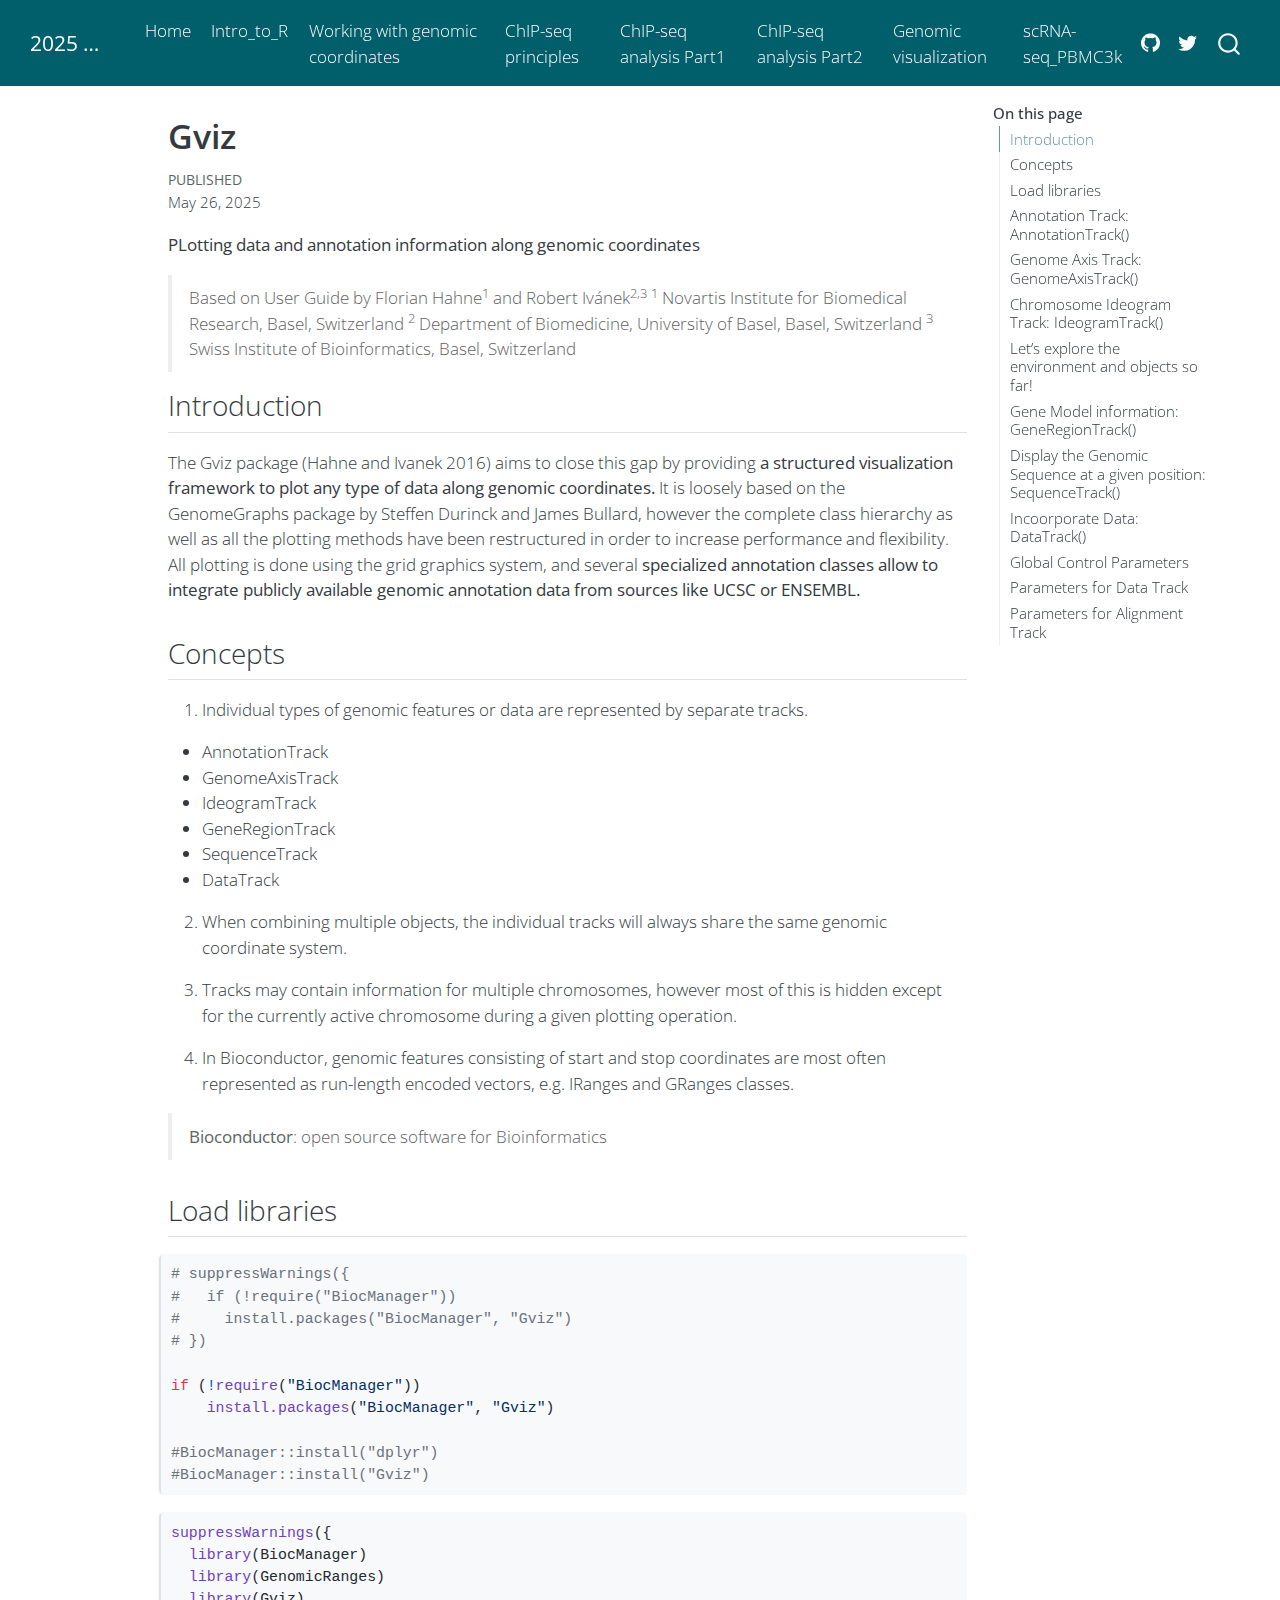
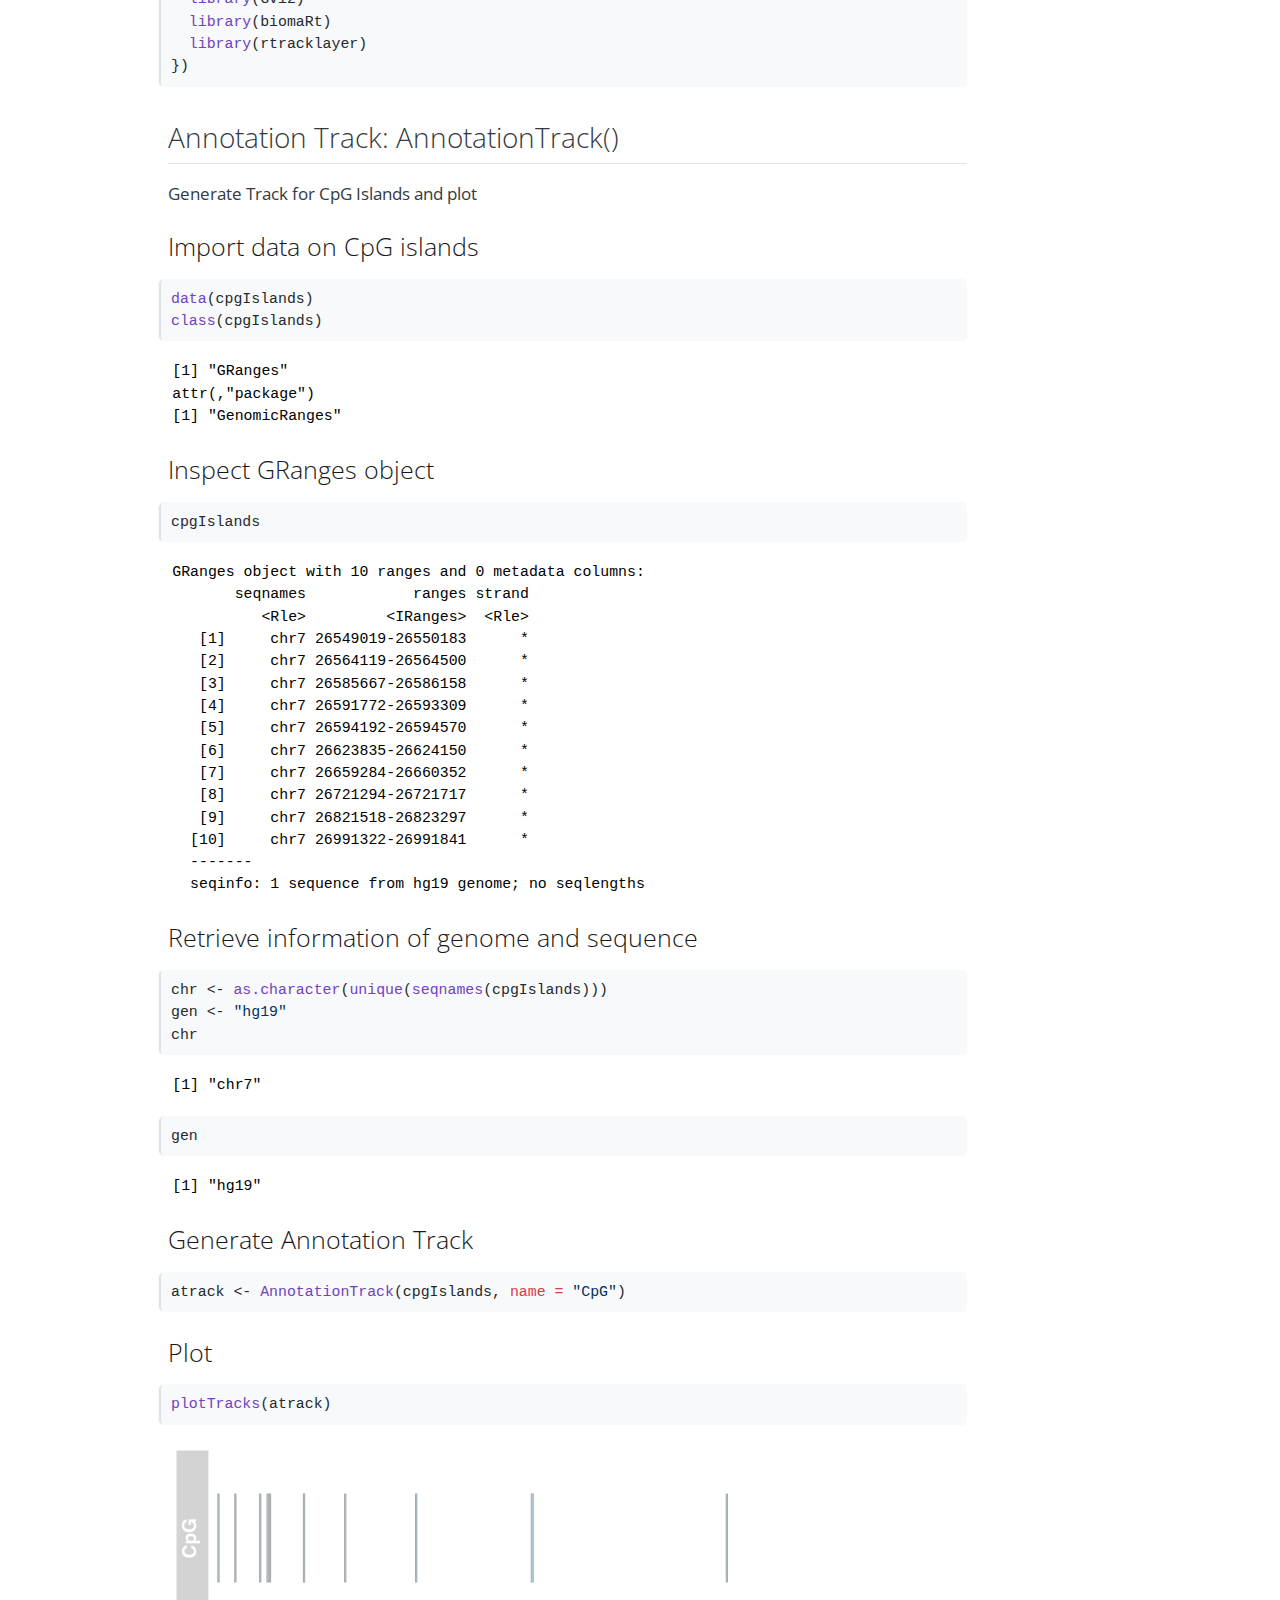
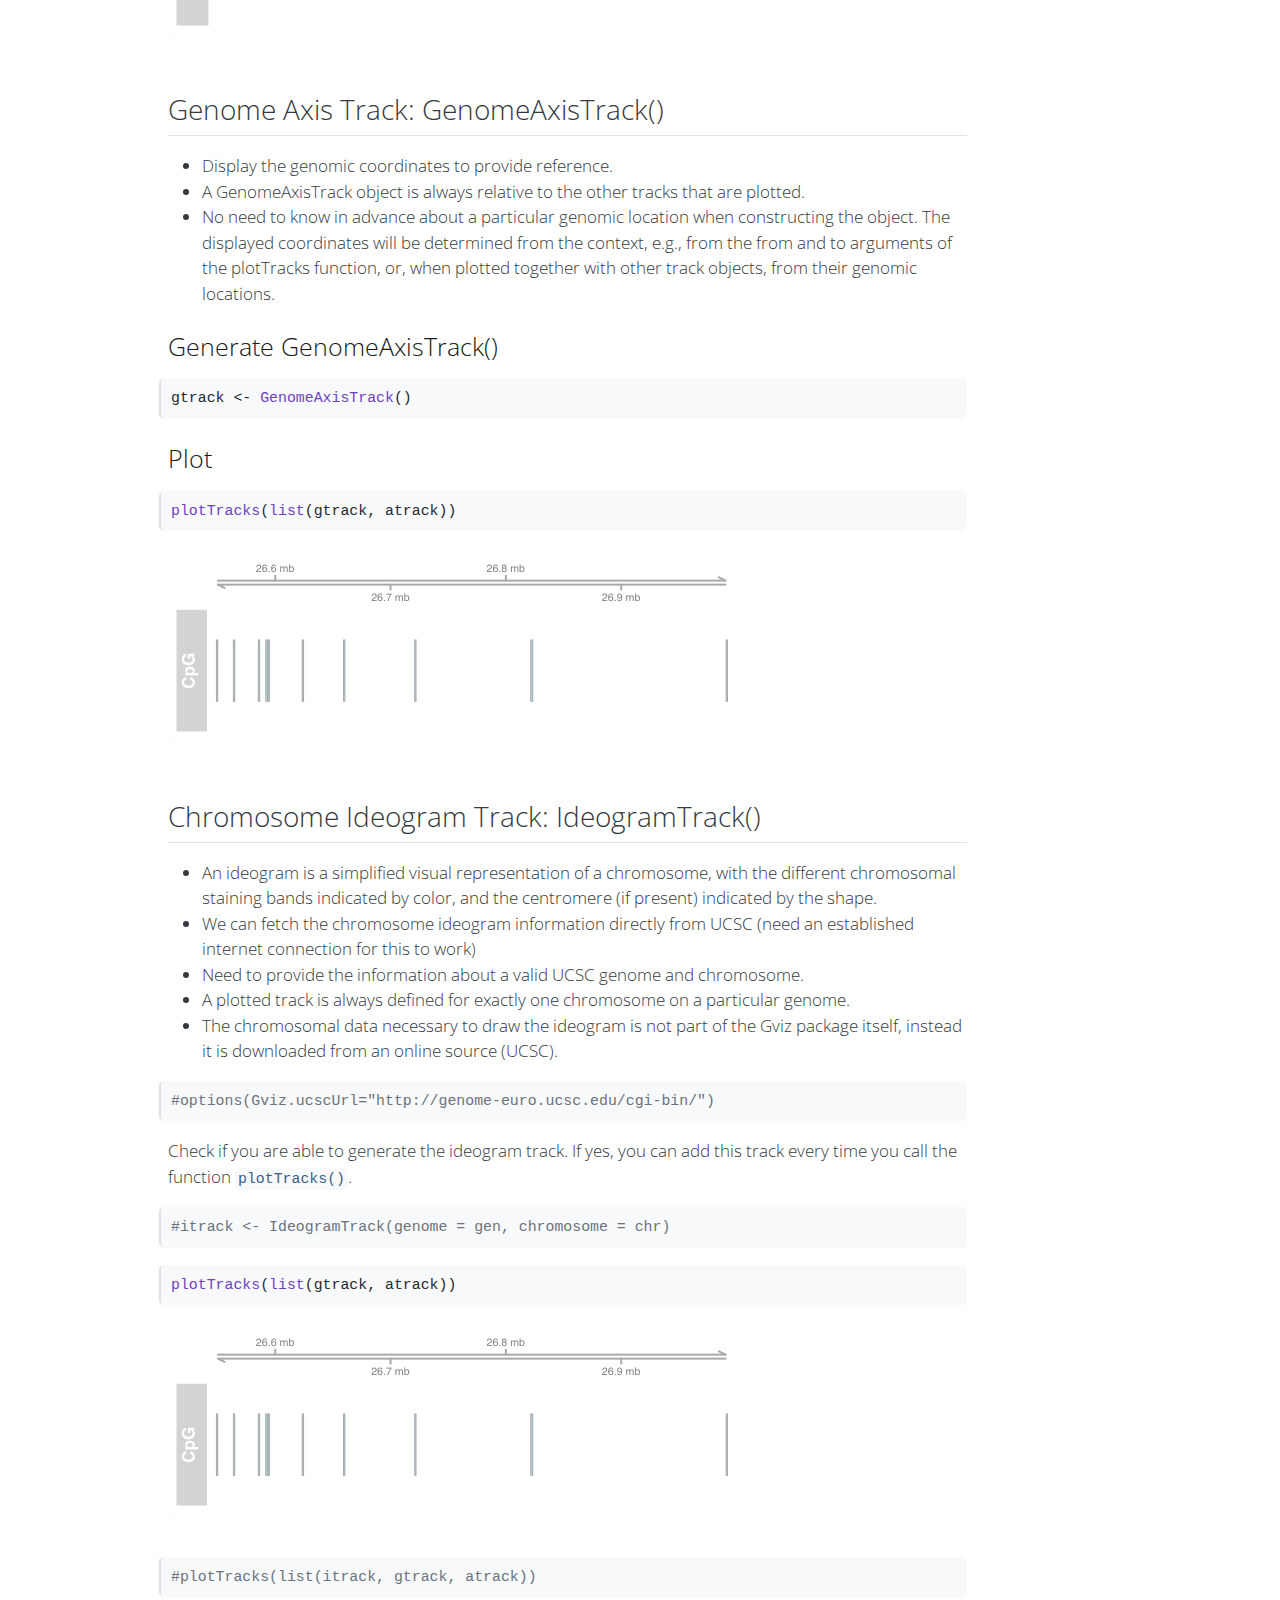
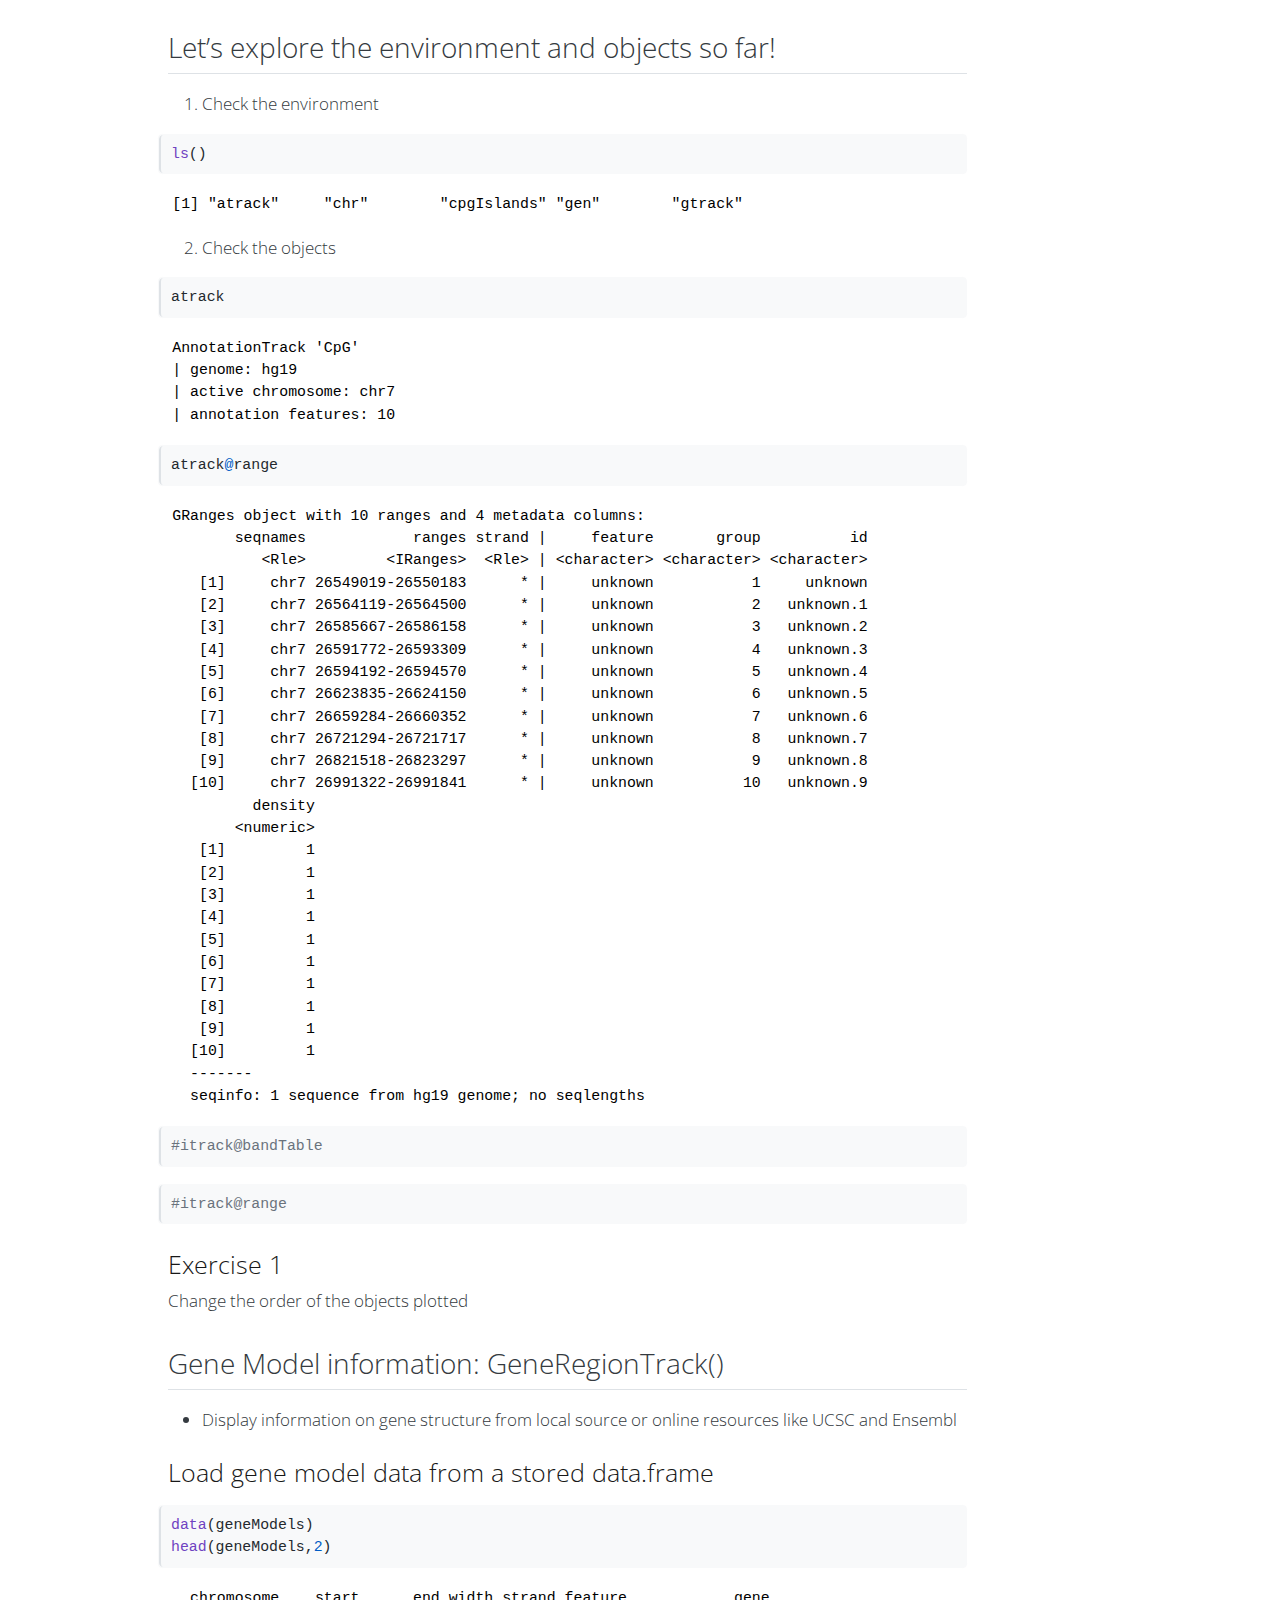
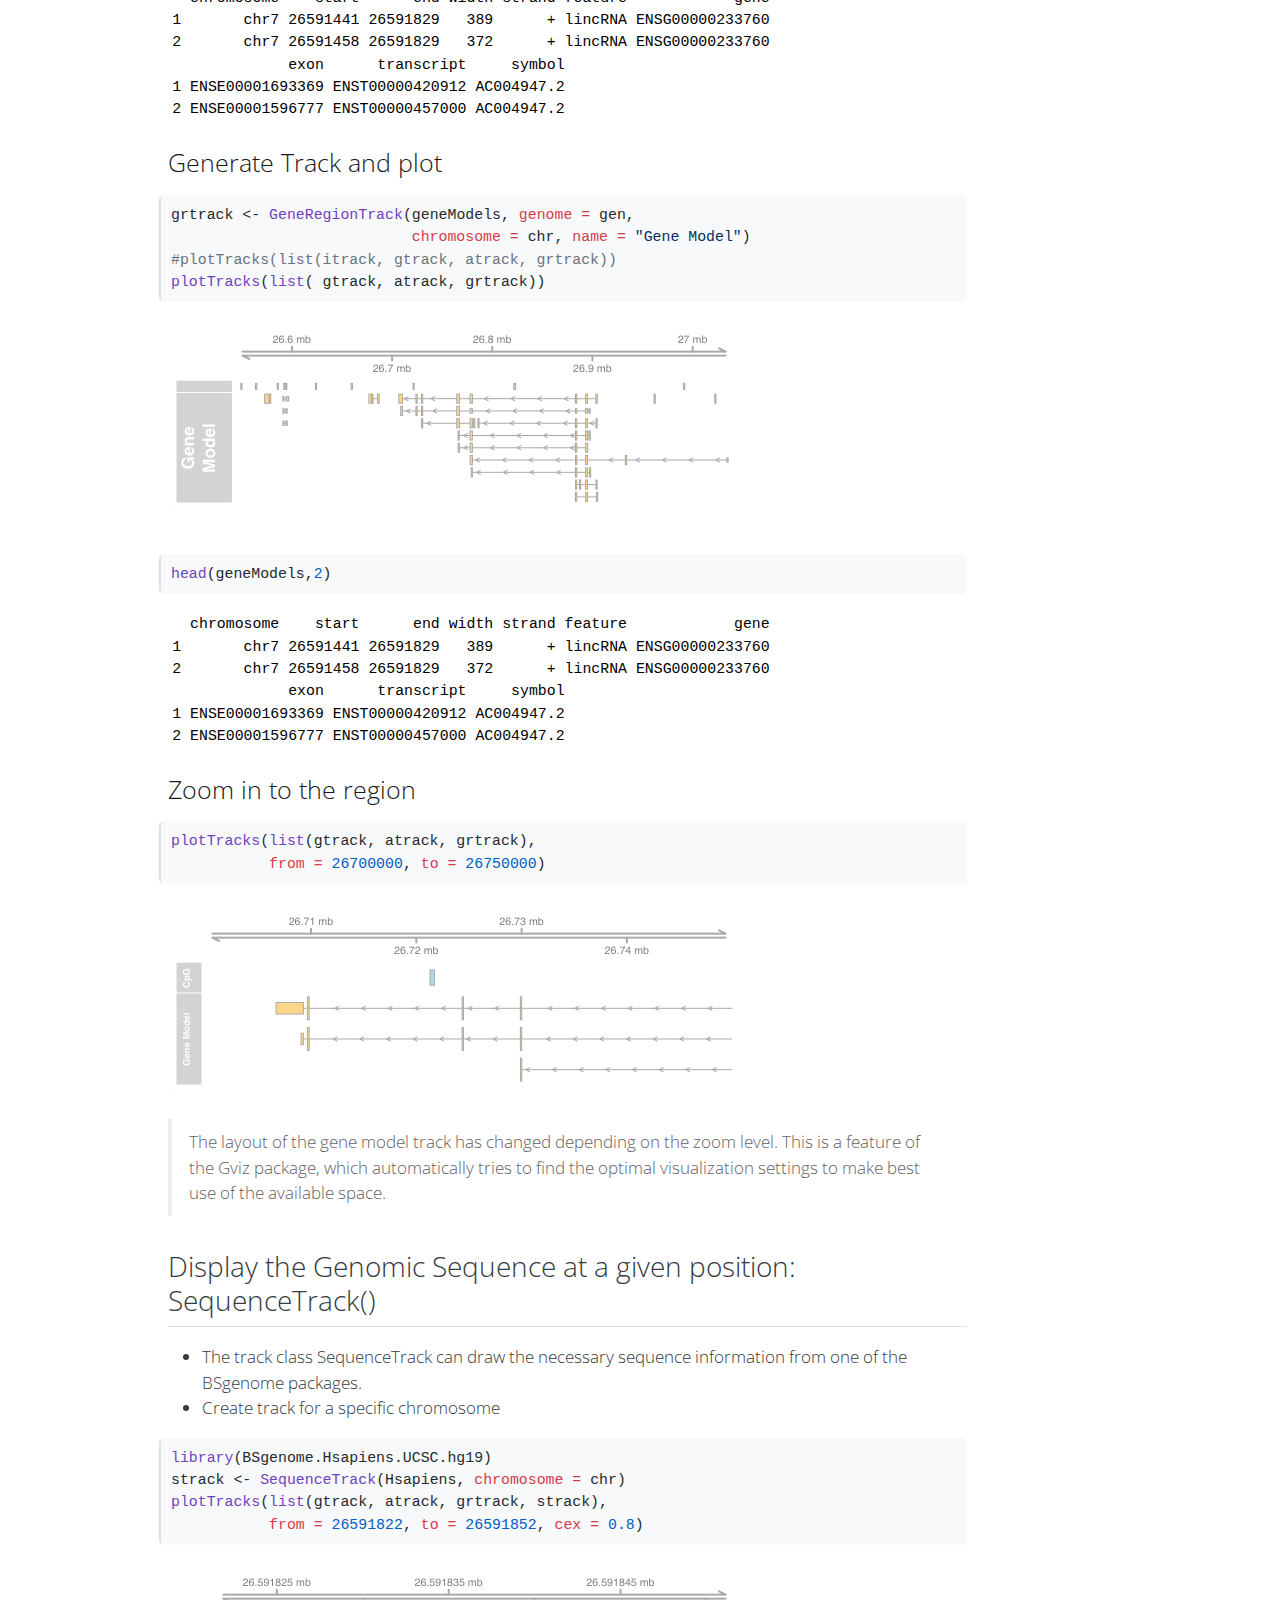
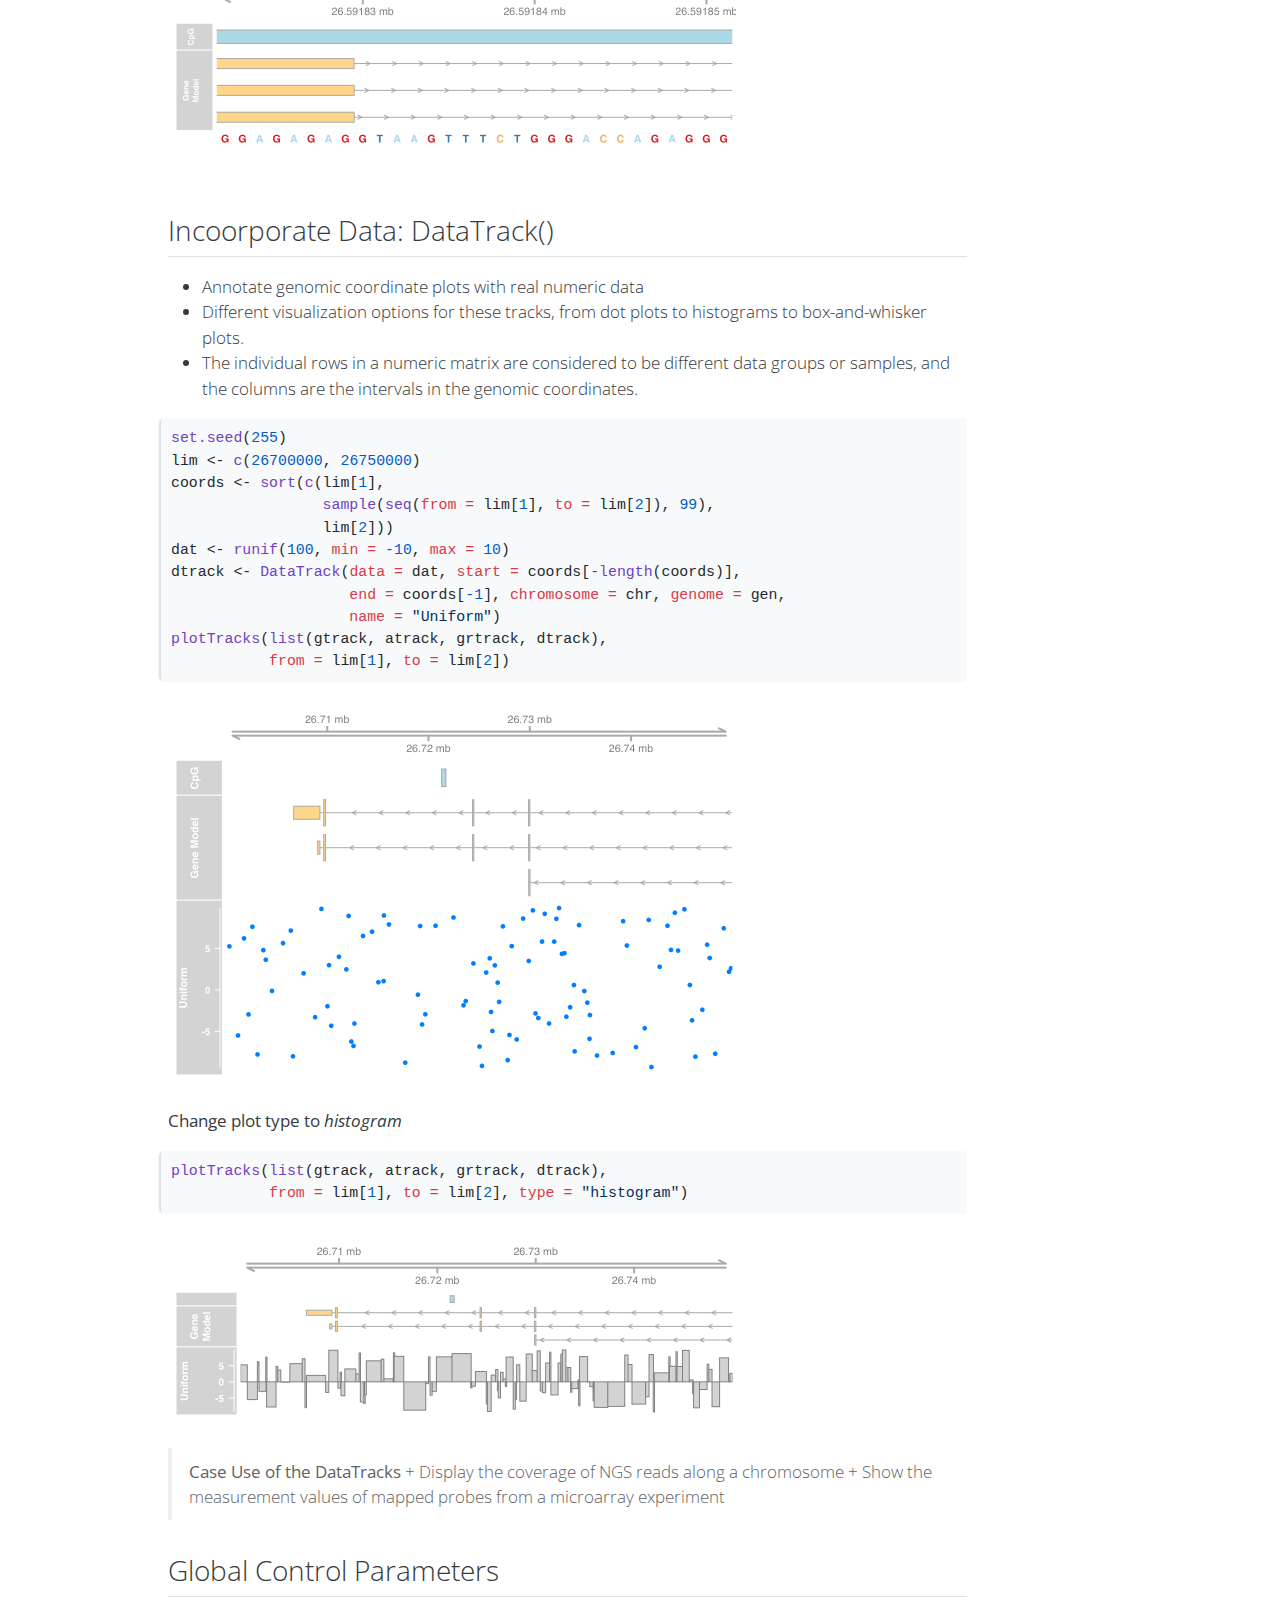
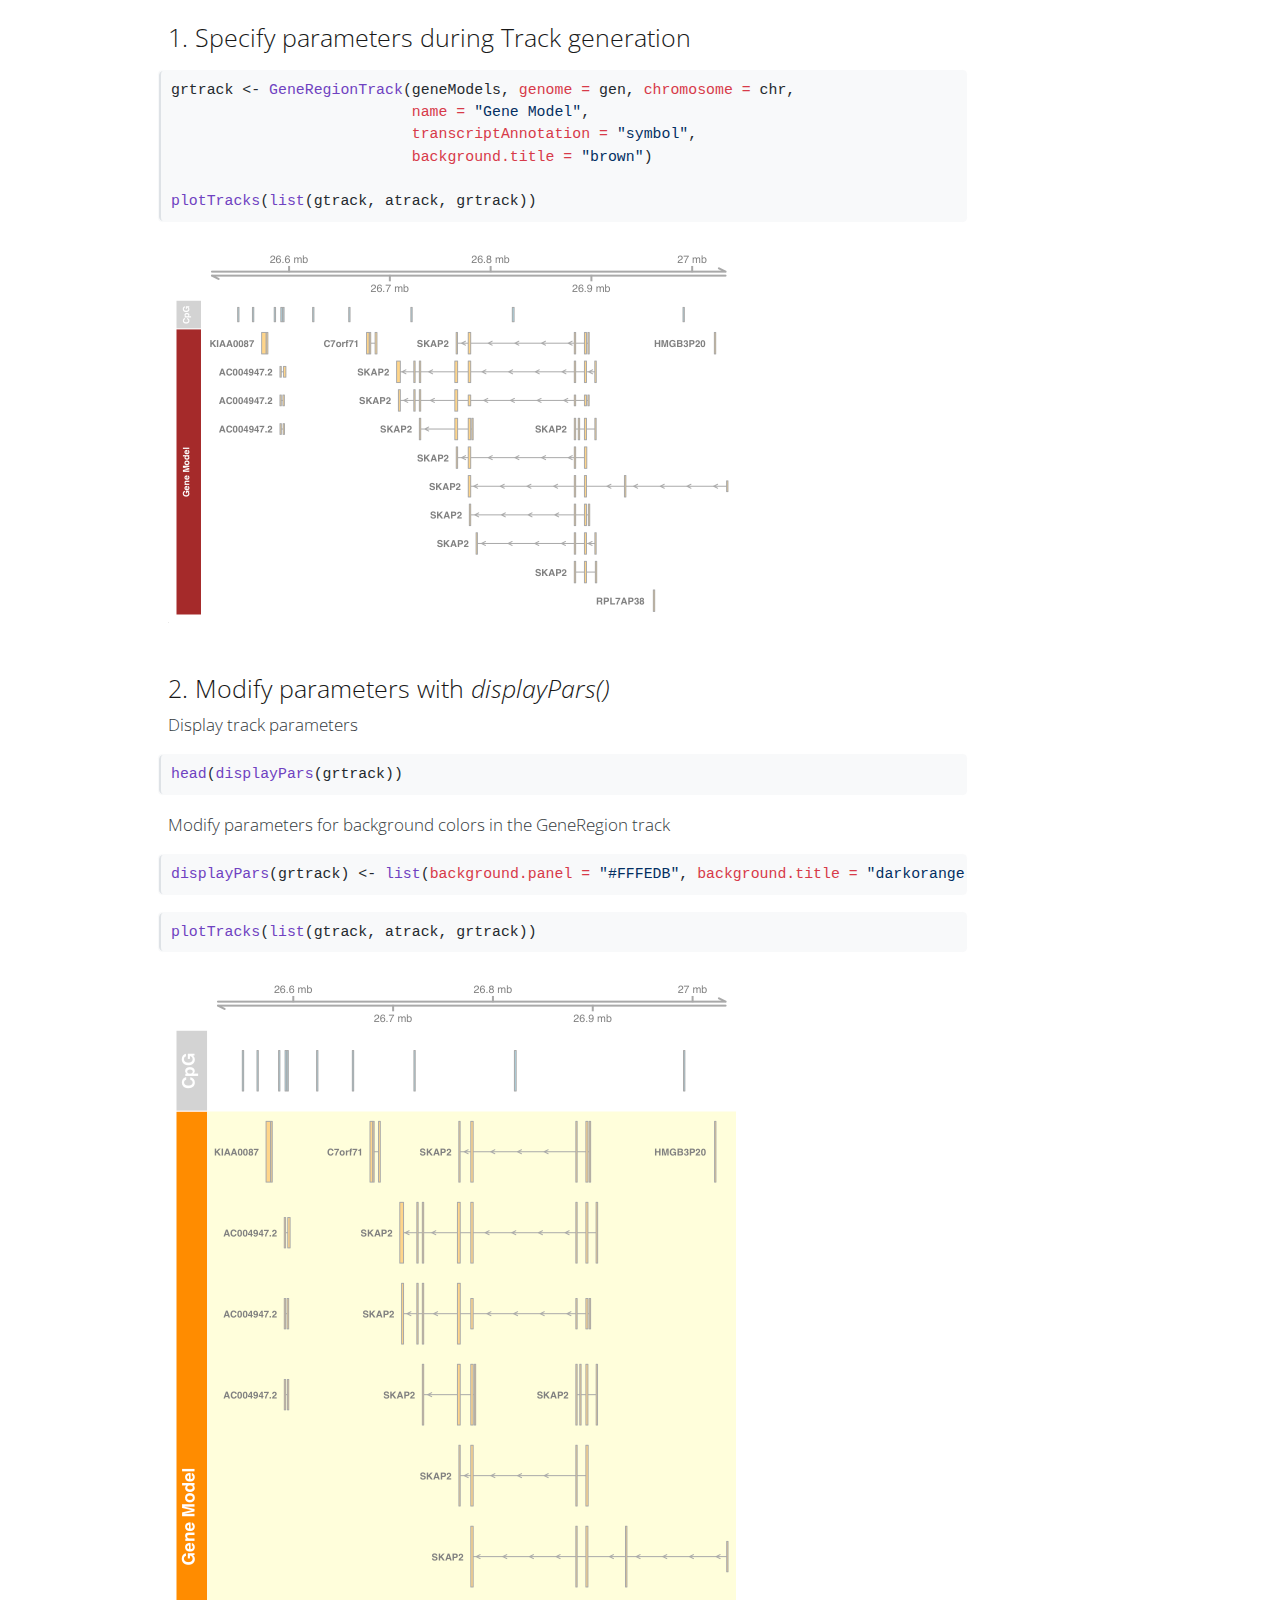
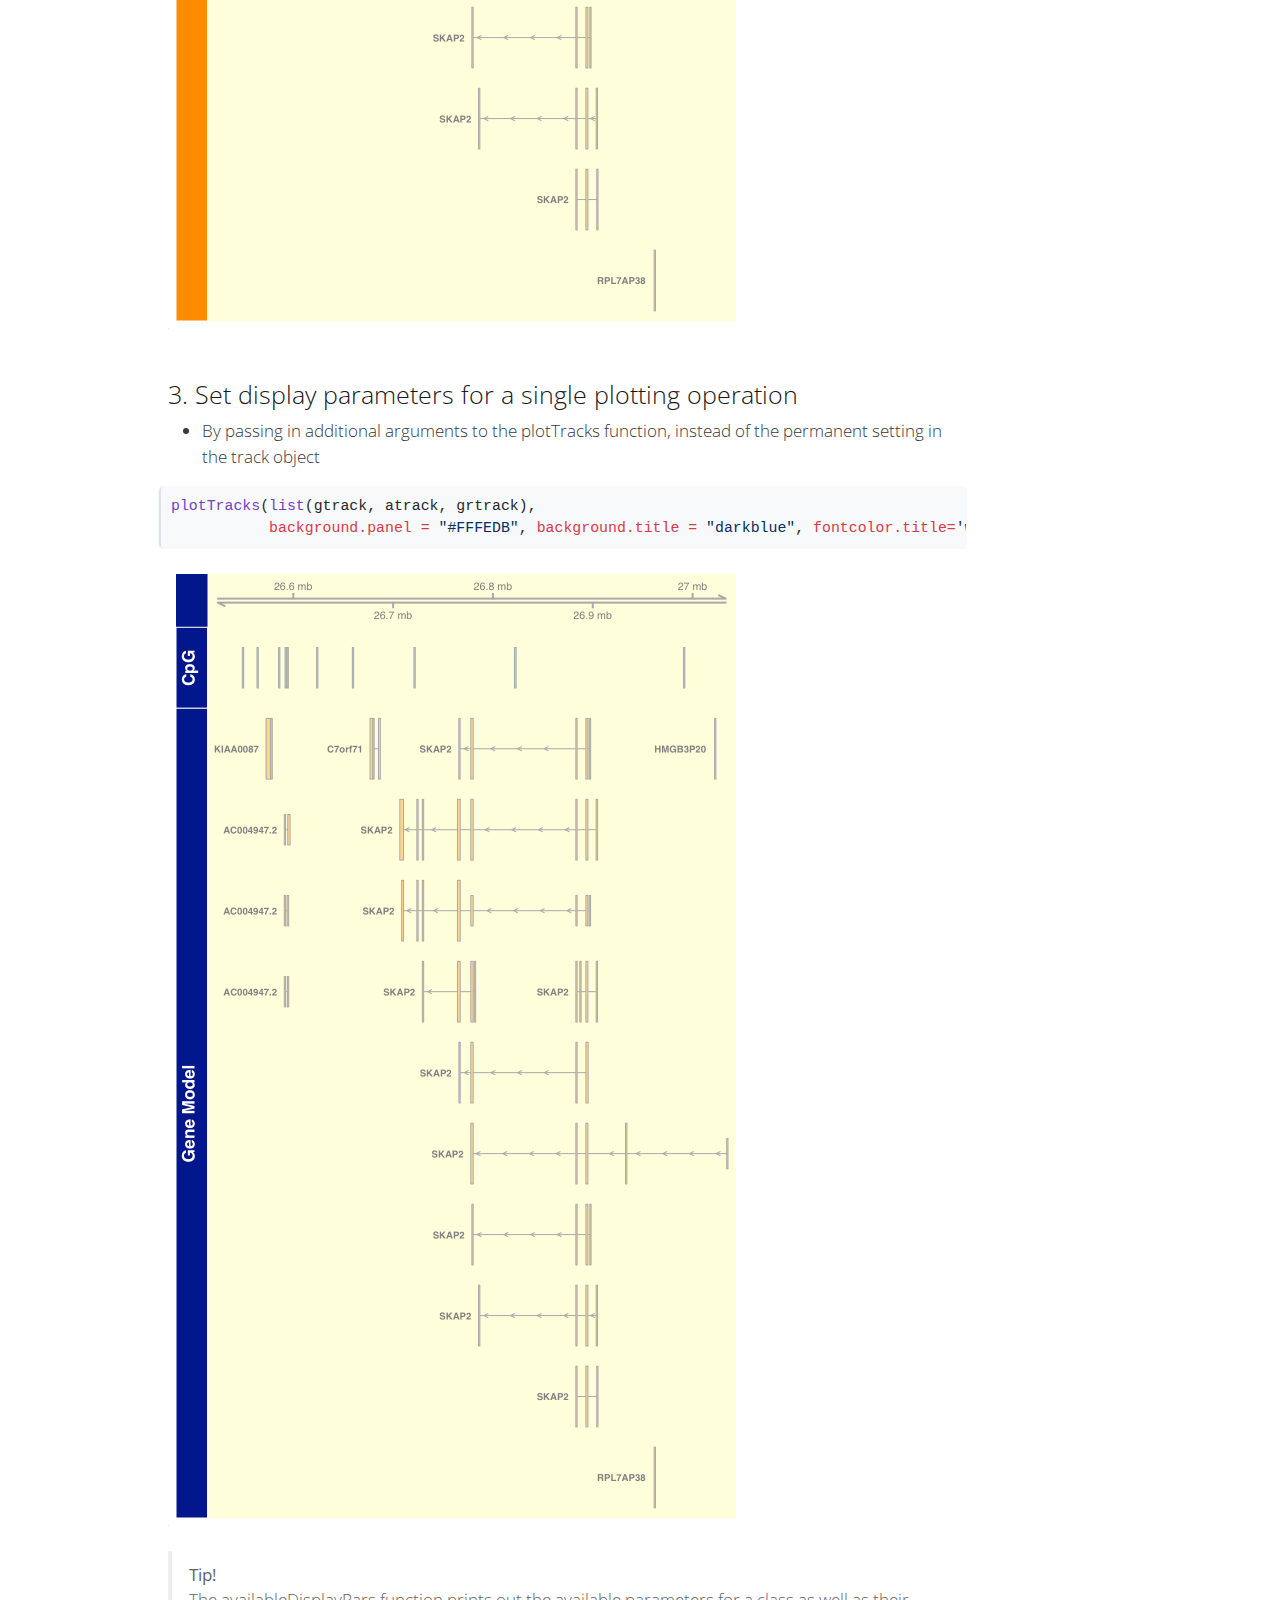
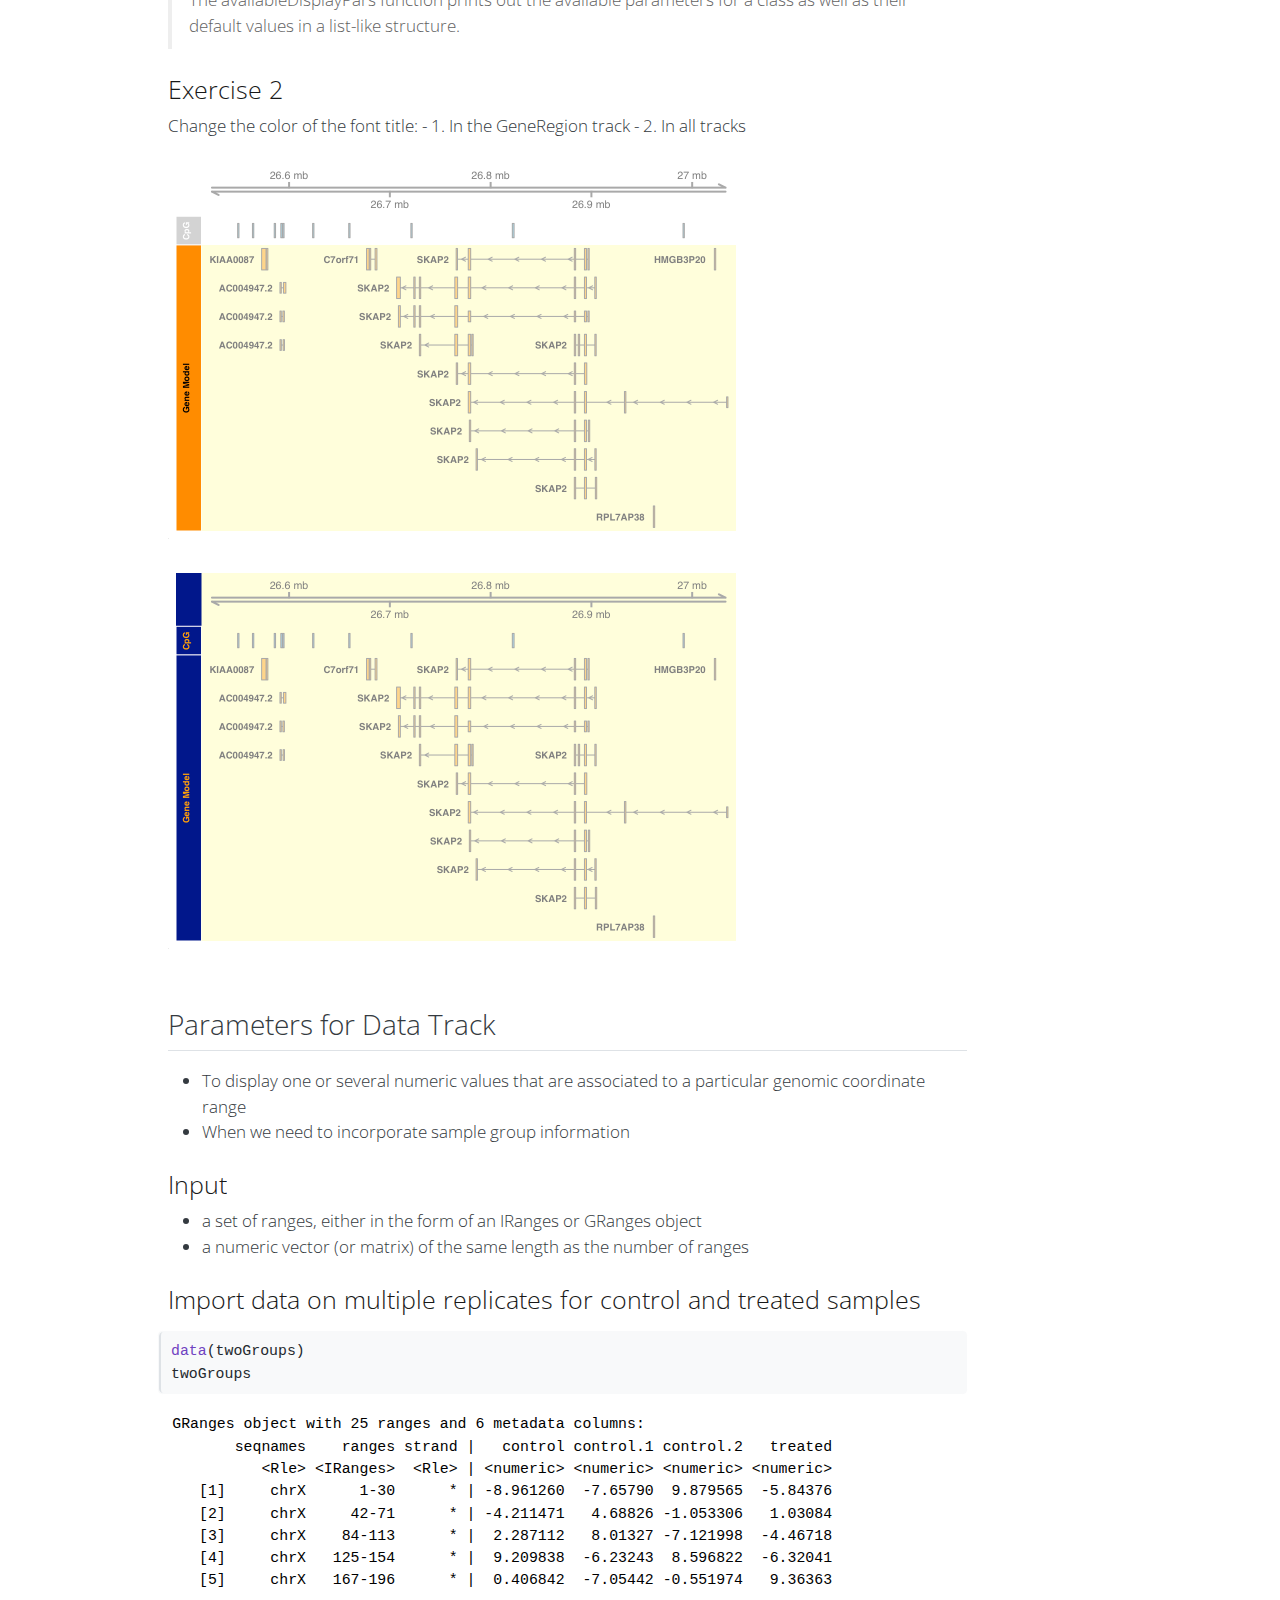
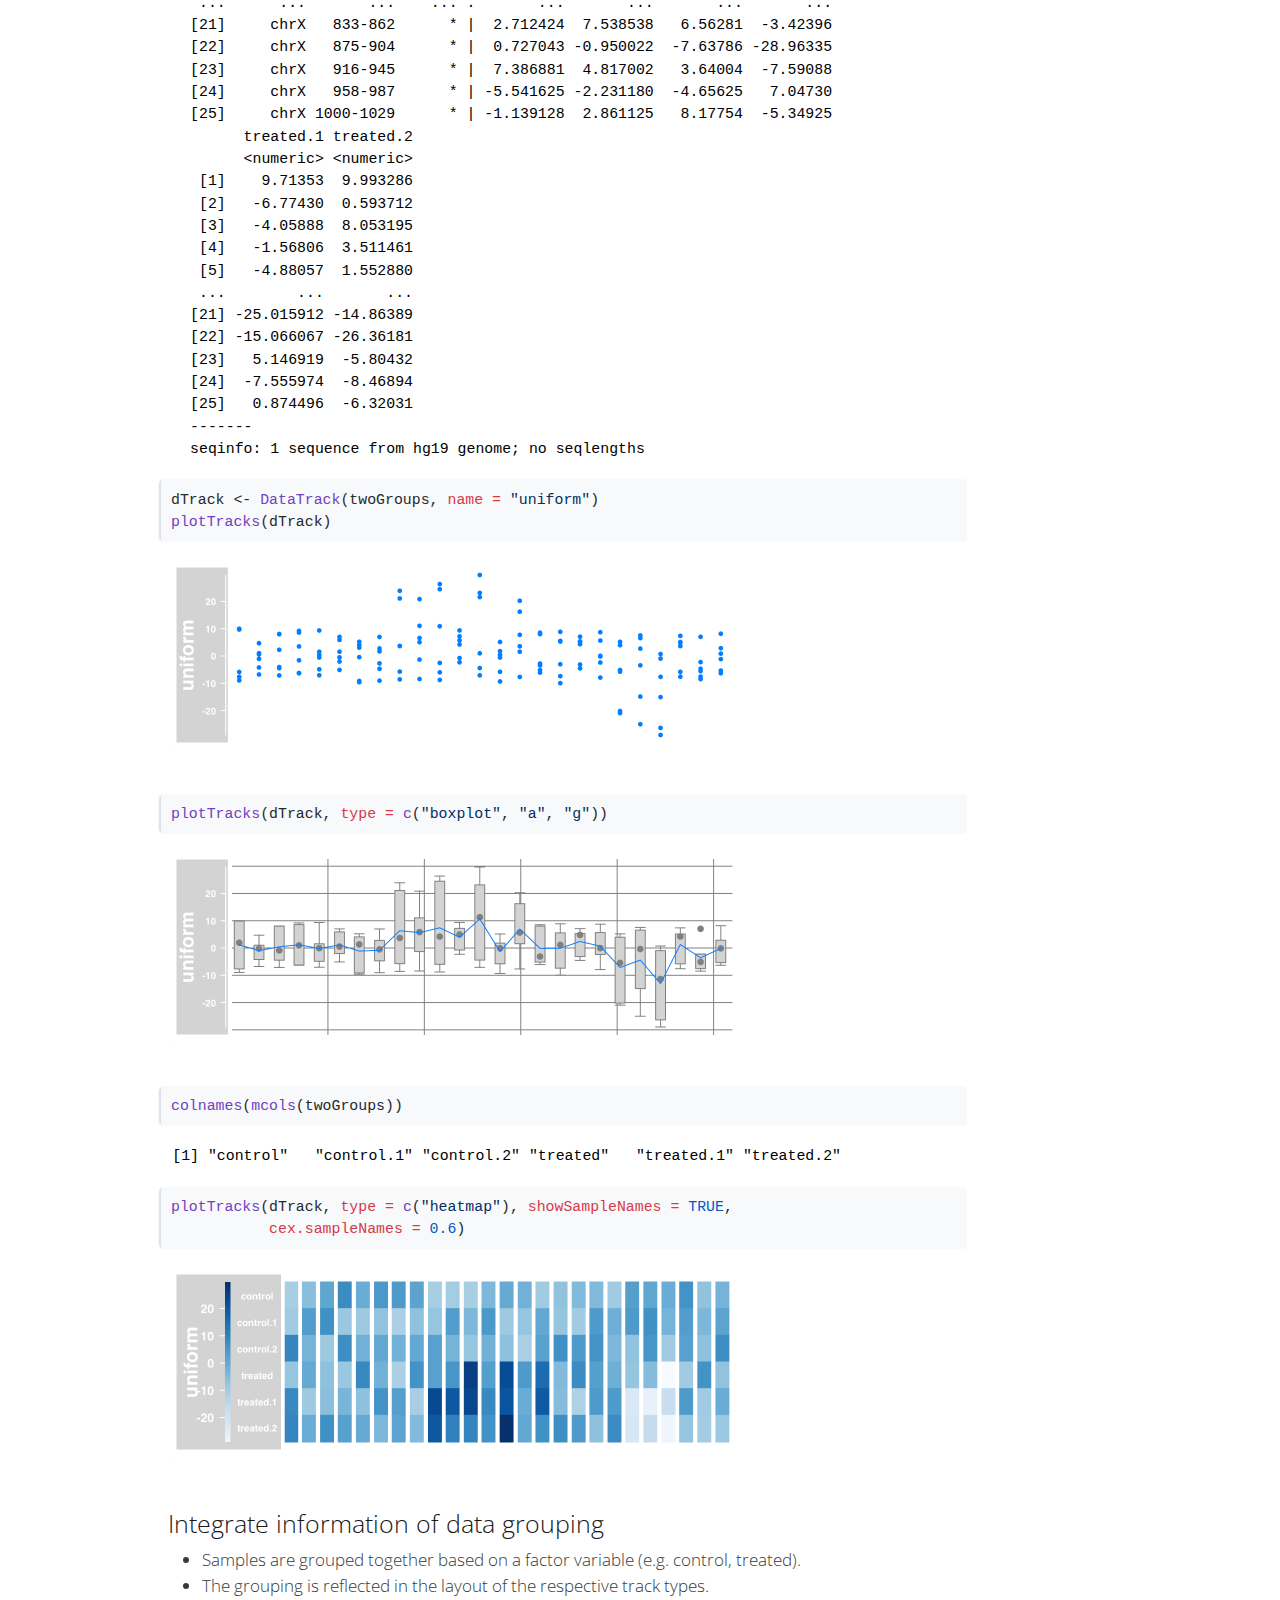
<file: docs/Gviz/pages/Genomic_overviews_with_Gviz.html>
<!DOCTYPE html>
<html xmlns="http://www.w3.org/1999/xhtml" lang="en" xml:lang="en"><head>

<meta charset="utf-8">
<meta name="generator" content="quarto-1.6.42">

<meta name="viewport" content="width=device-width, initial-scale=1.0, user-scalable=yes">

<meta name="dcterms.date" content="2025-05-26">

<title>Gviz – 2025 MBMM</title>
<style>
code{white-space: pre-wrap;}
span.smallcaps{font-variant: small-caps;}
div.columns{display: flex; gap: min(4vw, 1.5em);}
div.column{flex: auto; overflow-x: auto;}
div.hanging-indent{margin-left: 1.5em; text-indent: -1.5em;}
ul.task-list{list-style: none;}
ul.task-list li input[type="checkbox"] {
  width: 0.8em;
  margin: 0 0.8em 0.2em -1em; /* quarto-specific, see https://github.com/quarto-dev/quarto-cli/issues/4556 */ 
  vertical-align: middle;
}
/* CSS for syntax highlighting */
pre > code.sourceCode { white-space: pre; position: relative; }
pre > code.sourceCode > span { line-height: 1.25; }
pre > code.sourceCode > span:empty { height: 1.2em; }
.sourceCode { overflow: visible; }
code.sourceCode > span { color: inherit; text-decoration: inherit; }
div.sourceCode { margin: 1em 0; }
pre.sourceCode { margin: 0; }
@media screen {
div.sourceCode { overflow: auto; }
}
@media print {
pre > code.sourceCode { white-space: pre-wrap; }
pre > code.sourceCode > span { display: inline-block; text-indent: -5em; padding-left: 5em; }
}
pre.numberSource code
  { counter-reset: source-line 0; }
pre.numberSource code > span
  { position: relative; left: -4em; counter-increment: source-line; }
pre.numberSource code > span > a:first-child::before
  { content: counter(source-line);
    position: relative; left: -1em; text-align: right; vertical-align: baseline;
    border: none; display: inline-block;
    -webkit-touch-callout: none; -webkit-user-select: none;
    -khtml-user-select: none; -moz-user-select: none;
    -ms-user-select: none; user-select: none;
    padding: 0 4px; width: 4em;
  }
pre.numberSource { margin-left: 3em;  padding-left: 4px; }
div.sourceCode
  {   }
@media screen {
pre > code.sourceCode > span > a:first-child::before { text-decoration: underline; }
}
</style>


<script src="../../site_libs/quarto-nav/quarto-nav.js"></script>
<script src="../../site_libs/quarto-nav/headroom.min.js"></script>
<script src="../../site_libs/clipboard/clipboard.min.js"></script>
<script src="../../site_libs/quarto-search/autocomplete.umd.js"></script>
<script src="../../site_libs/quarto-search/fuse.min.js"></script>
<script src="../../site_libs/quarto-search/quarto-search.js"></script>
<meta name="quarto:offset" content="../../">
<script src="../../site_libs/quarto-html/quarto.js"></script>
<script src="../../site_libs/quarto-html/popper.min.js"></script>
<script src="../../site_libs/quarto-html/tippy.umd.min.js"></script>
<script src="../../site_libs/quarto-html/anchor.min.js"></script>
<link href="../../site_libs/quarto-html/tippy.css" rel="stylesheet">
<link href="../../site_libs/quarto-html/quarto-syntax-highlighting-de84f8d6bb715db06a919283c2d1e787.css" rel="stylesheet" id="quarto-text-highlighting-styles">
<script src="../../site_libs/bootstrap/bootstrap.min.js"></script>
<link href="../../site_libs/bootstrap/bootstrap-icons.css" rel="stylesheet">
<link href="../../site_libs/bootstrap/bootstrap-de2f664832f57b2c83139acc48228f9e.min.css" rel="stylesheet" append-hash="true" id="quarto-bootstrap" data-mode="light">
<script id="quarto-search-options" type="application/json">{
  "location": "navbar",
  "copy-button": false,
  "collapse-after": 3,
  "panel-placement": "end",
  "type": "overlay",
  "limit": 50,
  "keyboard-shortcut": [
    "f",
    "/",
    "s"
  ],
  "show-item-context": false,
  "language": {
    "search-no-results-text": "No results",
    "search-matching-documents-text": "matching documents",
    "search-copy-link-title": "Copy link to search",
    "search-hide-matches-text": "Hide additional matches",
    "search-more-match-text": "more match in this document",
    "search-more-matches-text": "more matches in this document",
    "search-clear-button-title": "Clear",
    "search-text-placeholder": "",
    "search-detached-cancel-button-title": "Cancel",
    "search-submit-button-title": "Submit",
    "search-label": "Search"
  }
}</script>


</head>

<body class="nav-fixed">

<div id="quarto-search-results"></div>
  <header id="quarto-header" class="headroom fixed-top">
    <nav class="navbar navbar-expand-lg " data-bs-theme="dark">
      <div class="navbar-container container-fluid">
      <div class="navbar-brand-container mx-auto">
    <a class="navbar-brand" href="../../index.html">
    <span class="navbar-title">2025 MBMM</span>
    </a>
  </div>
            <div id="quarto-search" class="" title="Search"></div>
          <button class="navbar-toggler" type="button" data-bs-toggle="collapse" data-bs-target="#navbarCollapse" aria-controls="navbarCollapse" role="menu" aria-expanded="false" aria-label="Toggle navigation" onclick="if (window.quartoToggleHeadroom) { window.quartoToggleHeadroom(); }">
  <span class="navbar-toggler-icon"></span>
</button>
          <div class="collapse navbar-collapse" id="navbarCollapse">
            <ul class="navbar-nav navbar-nav-scroll me-auto">
  <li class="nav-item">
    <a class="nav-link" href="../../pages/index.html"> 
<span class="menu-text">Home</span></a>
  </li>  
  <li class="nav-item">
    <a class="nav-link" href="../../IntroGR/pages/Intro_to_R.html"> 
<span class="menu-text">Intro_to_R</span></a>
  </li>  
  <li class="nav-item">
    <a class="nav-link" href="../../IntroGR/pages/GRanges_gtf.html"> 
<span class="menu-text">Working with genomic coordinates</span></a>
  </li>  
  <li class="nav-item">
    <a class="nav-link" href="../../ChIP-seq_analysis/pages/ChIP-seq_principles.html"> 
<span class="menu-text">ChIP-seq principles</span></a>
  </li>  
  <li class="nav-item">
    <a class="nav-link" href="../../ChIP-seq_analysis/pages/ChIP-seq_analysis_part1.html"> 
<span class="menu-text">ChIP-seq analysis Part1</span></a>
  </li>  
  <li class="nav-item">
    <a class="nav-link" href="../../ChIP-seq_analysis/pages/ChIP-seq_analysis_part2.html"> 
<span class="menu-text">ChIP-seq analysis Part2</span></a>
  </li>  
  <li class="nav-item">
    <a class="nav-link active" href="../../Gviz/pages/Genomic_overviews_with_Gviz.html" aria-current="page"> 
<span class="menu-text">Genomic visualization</span></a>
  </li>  
  <li class="nav-item">
    <a class="nav-link" href="../../PBMC3k/pages/scRNA-seq_PBMC3k.html"> 
<span class="menu-text">scRNA-seq_PBMC3k</span></a>
  </li>  
</ul>
            <ul class="navbar-nav navbar-nav-scroll ms-auto">
  <li class="nav-item compact">
    <a class="nav-link" href="https://github.com/paganilab"> <i class="bi bi-github" role="img">
</i> 
<span class="menu-text"></span></a>
  </li>  
  <li class="nav-item compact">
    <a class="nav-link" href="https://twitter.com/LabPagani"> <i class="bi bi-twitter" role="img">
</i> 
<span class="menu-text"></span></a>
  </li>  
</ul>
          </div> <!-- /navcollapse -->
            <div class="quarto-navbar-tools">
</div>
      </div> <!-- /container-fluid -->
    </nav>
</header>
<!-- content -->
<div id="quarto-content" class="quarto-container page-columns page-rows-contents page-layout-article page-navbar">
<!-- sidebar -->
<!-- margin-sidebar -->
    <div id="quarto-margin-sidebar" class="sidebar margin-sidebar">
        <nav id="TOC" role="doc-toc" class="toc-active">
    <h2 id="toc-title">On this page</h2>
   
  <ul>
  <li><a href="#introduction" id="toc-introduction" class="nav-link active" data-scroll-target="#introduction">Introduction</a></li>
  <li><a href="#concepts" id="toc-concepts" class="nav-link" data-scroll-target="#concepts">Concepts</a></li>
  <li><a href="#load-libraries" id="toc-load-libraries" class="nav-link" data-scroll-target="#load-libraries">Load libraries</a></li>
  <li><a href="#annotation-track-annotationtrack" id="toc-annotation-track-annotationtrack" class="nav-link" data-scroll-target="#annotation-track-annotationtrack">Annotation Track: AnnotationTrack()</a>
  <ul class="collapse">
  <li><a href="#import-data-on-cpg-islands" id="toc-import-data-on-cpg-islands" class="nav-link" data-scroll-target="#import-data-on-cpg-islands">Import data on CpG islands</a></li>
  <li><a href="#inspect-granges-object" id="toc-inspect-granges-object" class="nav-link" data-scroll-target="#inspect-granges-object">Inspect GRanges object</a></li>
  <li><a href="#retrieve-information-of-genome-and-sequence" id="toc-retrieve-information-of-genome-and-sequence" class="nav-link" data-scroll-target="#retrieve-information-of-genome-and-sequence">Retrieve information of genome and sequence</a></li>
  <li><a href="#generate-annotation-track" id="toc-generate-annotation-track" class="nav-link" data-scroll-target="#generate-annotation-track">Generate Annotation Track</a></li>
  <li><a href="#plot" id="toc-plot" class="nav-link" data-scroll-target="#plot">Plot</a></li>
  </ul></li>
  <li><a href="#genome-axis-track-genomeaxistrack" id="toc-genome-axis-track-genomeaxistrack" class="nav-link" data-scroll-target="#genome-axis-track-genomeaxistrack">Genome Axis Track: GenomeAxisTrack()</a>
  <ul class="collapse">
  <li><a href="#generate-genomeaxistrack" id="toc-generate-genomeaxistrack" class="nav-link" data-scroll-target="#generate-genomeaxistrack">Generate GenomeAxisTrack()</a></li>
  <li><a href="#plot-1" id="toc-plot-1" class="nav-link" data-scroll-target="#plot-1">Plot</a></li>
  </ul></li>
  <li><a href="#chromosome-ideogram-track-ideogramtrack" id="toc-chromosome-ideogram-track-ideogramtrack" class="nav-link" data-scroll-target="#chromosome-ideogram-track-ideogramtrack">Chromosome Ideogram Track: IdeogramTrack()</a></li>
  <li><a href="#lets-explore-the-environment-and-objects-so-far" id="toc-lets-explore-the-environment-and-objects-so-far" class="nav-link" data-scroll-target="#lets-explore-the-environment-and-objects-so-far">Let’s explore the environment and objects so far!</a>
  <ul class="collapse">
  <li><a href="#exercise-1" id="toc-exercise-1" class="nav-link" data-scroll-target="#exercise-1">Exercise 1</a></li>
  </ul></li>
  <li><a href="#gene-model-information-generegiontrack" id="toc-gene-model-information-generegiontrack" class="nav-link" data-scroll-target="#gene-model-information-generegiontrack">Gene Model information: GeneRegionTrack()</a>
  <ul class="collapse">
  <li><a href="#load-gene-model-data-from-a-stored-data.frame" id="toc-load-gene-model-data-from-a-stored-data.frame" class="nav-link" data-scroll-target="#load-gene-model-data-from-a-stored-data.frame">Load gene model data from a stored data.frame</a></li>
  <li><a href="#generate-track-and-plot" id="toc-generate-track-and-plot" class="nav-link" data-scroll-target="#generate-track-and-plot">Generate Track and plot</a></li>
  <li><a href="#zoom-in-to-the-region" id="toc-zoom-in-to-the-region" class="nav-link" data-scroll-target="#zoom-in-to-the-region">Zoom in to the region</a></li>
  </ul></li>
  <li><a href="#display-the-genomic-sequence-at-a-given-position-sequencetrack" id="toc-display-the-genomic-sequence-at-a-given-position-sequencetrack" class="nav-link" data-scroll-target="#display-the-genomic-sequence-at-a-given-position-sequencetrack">Display the Genomic Sequence at a given position: SequenceTrack()</a></li>
  <li><a href="#incoorporate-data-datatrack" id="toc-incoorporate-data-datatrack" class="nav-link" data-scroll-target="#incoorporate-data-datatrack">Incoorporate Data: DataTrack()</a></li>
  <li><a href="#global-control-parameters" id="toc-global-control-parameters" class="nav-link" data-scroll-target="#global-control-parameters">Global Control Parameters</a>
  <ul class="collapse">
  <li><a href="#specify-parameters-during-track-generation" id="toc-specify-parameters-during-track-generation" class="nav-link" data-scroll-target="#specify-parameters-during-track-generation">1. Specify parameters during Track generation</a></li>
  <li><a href="#modify-parameters-with-displaypars" id="toc-modify-parameters-with-displaypars" class="nav-link" data-scroll-target="#modify-parameters-with-displaypars">2. Modify parameters with <em>displayPars()</em></a></li>
  <li><a href="#set-display-parameters-for-a-single-plotting-operation" id="toc-set-display-parameters-for-a-single-plotting-operation" class="nav-link" data-scroll-target="#set-display-parameters-for-a-single-plotting-operation">3. Set display parameters for a single plotting operation</a></li>
  <li><a href="#exercise-2" id="toc-exercise-2" class="nav-link" data-scroll-target="#exercise-2">Exercise 2</a></li>
  </ul></li>
  <li><a href="#parameters-for-data-track" id="toc-parameters-for-data-track" class="nav-link" data-scroll-target="#parameters-for-data-track">Parameters for Data Track</a>
  <ul class="collapse">
  <li><a href="#input" id="toc-input" class="nav-link" data-scroll-target="#input">Input</a></li>
  <li><a href="#import-data-on-multiple-replicates-for-control-and-treated-samples" id="toc-import-data-on-multiple-replicates-for-control-and-treated-samples" class="nav-link" data-scroll-target="#import-data-on-multiple-replicates-for-control-and-treated-samples">Import data on multiple replicates for control and treated samples</a></li>
  <li><a href="#integrate-information-of-data-grouping" id="toc-integrate-information-of-data-grouping" class="nav-link" data-scroll-target="#integrate-information-of-data-grouping">Integrate information of data grouping</a></li>
  <li><a href="#exercise-3" id="toc-exercise-3" class="nav-link" data-scroll-target="#exercise-3">Exercise 3</a></li>
  </ul></li>
  <li><a href="#parameters-for-alignment-track" id="toc-parameters-for-alignment-track" class="nav-link" data-scroll-target="#parameters-for-alignment-track">Parameters for Alignment Track</a></li>
  </ul>
</nav>
    </div>
<!-- main -->
<main class="content" id="quarto-document-content">

<header id="title-block-header" class="quarto-title-block default">
<div class="quarto-title">
<h1 class="title">Gviz</h1>
</div>



<div class="quarto-title-meta">

    
    <div>
    <div class="quarto-title-meta-heading">Published</div>
    <div class="quarto-title-meta-contents">
      <p class="date">May 26, 2025</p>
    </div>
  </div>
  
    
  </div>
  


</header>


<p><strong>PLotting data and annotation information along genomic coordinates</strong></p>
<blockquote class="blockquote">
<p>Based on User Guide by Florian Hahne<sup>1</sup> and Robert Ivánek<sup>2,3</sup> <sup>1</sup> Novartis Institute for Biomedical Research, Basel, Switzerland <sup>2</sup> Department of Biomedicine, University of Basel, Basel, Switzerland <sup>3</sup> Swiss Institute of Bioinformatics, Basel, Switzerland</p>
</blockquote>
<section id="introduction" class="level2">
<h2 class="anchored" data-anchor-id="introduction">Introduction</h2>
<p>The Gviz package (Hahne and Ivanek 2016) aims to close this gap by providing <strong>a structured visualization framework to plot any type of data along genomic coordinates.</strong> It is loosely based on the GenomeGraphs package by Steffen Durinck and James Bullard, however the complete class hierarchy as well as all the plotting methods have been restructured in order to increase performance and flexibility. All plotting is done using the grid graphics system, and several <strong>specialized annotation classes allow to integrate publicly available genomic annotation data from sources like UCSC or ENSEMBL.</strong></p>
</section>
<section id="concepts" class="level2">
<h2 class="anchored" data-anchor-id="concepts">Concepts</h2>
<ol type="1">
<li>Individual types of genomic features or data are represented by separate tracks.</li>
</ol>
<ul>
<li>AnnotationTrack</li>
<li>GenomeAxisTrack</li>
<li>IdeogramTrack</li>
<li>GeneRegionTrack</li>
<li>SequenceTrack</li>
<li>DataTrack</li>
</ul>
<ol start="2" type="1">
<li><p>When combining multiple objects, the individual tracks will always share the same genomic coordinate system.</p></li>
<li><p>Tracks may contain information for multiple chromosomes, however most of this is hidden except for the currently active chromosome during a given plotting operation.</p></li>
<li><p>In Bioconductor, genomic features consisting of start and stop coordinates are most often represented as run-length encoded vectors, e.g.&nbsp;IRanges and GRanges classes.</p></li>
</ol>
<blockquote class="blockquote">
<p><strong>Bioconductor</strong>: open source software for Bioinformatics</p>
</blockquote>
</section>
<section id="load-libraries" class="level2">
<h2 class="anchored" data-anchor-id="load-libraries">Load libraries</h2>
<div class="cell">
<div class="sourceCode cell-code" id="cb1"><pre class="sourceCode r code-with-copy"><code class="sourceCode r"><span id="cb1-1"><a href="#cb1-1" aria-hidden="true" tabindex="-1"></a><span class="co"># suppressWarnings({</span></span>
<span id="cb1-2"><a href="#cb1-2" aria-hidden="true" tabindex="-1"></a><span class="co">#   if (!require("BiocManager"))</span></span>
<span id="cb1-3"><a href="#cb1-3" aria-hidden="true" tabindex="-1"></a><span class="co">#     install.packages("BiocManager", "Gviz")</span></span>
<span id="cb1-4"><a href="#cb1-4" aria-hidden="true" tabindex="-1"></a><span class="co"># })</span></span>
<span id="cb1-5"><a href="#cb1-5" aria-hidden="true" tabindex="-1"></a></span>
<span id="cb1-6"><a href="#cb1-6" aria-hidden="true" tabindex="-1"></a><span class="cf">if</span> (<span class="sc">!</span><span class="fu">require</span>(<span class="st">"BiocManager"</span>))</span>
<span id="cb1-7"><a href="#cb1-7" aria-hidden="true" tabindex="-1"></a>    <span class="fu">install.packages</span>(<span class="st">"BiocManager"</span>, <span class="st">"Gviz"</span>)</span>
<span id="cb1-8"><a href="#cb1-8" aria-hidden="true" tabindex="-1"></a></span>
<span id="cb1-9"><a href="#cb1-9" aria-hidden="true" tabindex="-1"></a><span class="co">#BiocManager::install("dplyr")</span></span>
<span id="cb1-10"><a href="#cb1-10" aria-hidden="true" tabindex="-1"></a><span class="co">#BiocManager::install("Gviz")</span></span></code><button title="Copy to Clipboard" class="code-copy-button"><i class="bi"></i></button></pre></div>
</div>
<div class="cell">
<div class="sourceCode cell-code" id="cb2"><pre class="sourceCode r code-with-copy"><code class="sourceCode r"><span id="cb2-1"><a href="#cb2-1" aria-hidden="true" tabindex="-1"></a><span class="fu">suppressWarnings</span>({</span>
<span id="cb2-2"><a href="#cb2-2" aria-hidden="true" tabindex="-1"></a>  <span class="fu">library</span>(BiocManager)</span>
<span id="cb2-3"><a href="#cb2-3" aria-hidden="true" tabindex="-1"></a>  <span class="fu">library</span>(GenomicRanges)</span>
<span id="cb2-4"><a href="#cb2-4" aria-hidden="true" tabindex="-1"></a>  <span class="fu">library</span>(Gviz)</span>
<span id="cb2-5"><a href="#cb2-5" aria-hidden="true" tabindex="-1"></a>  <span class="fu">library</span>(biomaRt)</span>
<span id="cb2-6"><a href="#cb2-6" aria-hidden="true" tabindex="-1"></a>  <span class="fu">library</span>(rtracklayer)</span>
<span id="cb2-7"><a href="#cb2-7" aria-hidden="true" tabindex="-1"></a>})</span></code><button title="Copy to Clipboard" class="code-copy-button"><i class="bi"></i></button></pre></div>
</div>
</section>
<section id="annotation-track-annotationtrack" class="level2">
<h2 class="anchored" data-anchor-id="annotation-track-annotationtrack">Annotation Track: AnnotationTrack()</h2>
<p><strong>Generate Track for CpG Islands and plot</strong></p>
<section id="import-data-on-cpg-islands" class="level3">
<h3 class="anchored" data-anchor-id="import-data-on-cpg-islands">Import data on CpG islands</h3>
<div class="cell">
<div class="sourceCode cell-code" id="cb3"><pre class="sourceCode r code-with-copy"><code class="sourceCode r"><span id="cb3-1"><a href="#cb3-1" aria-hidden="true" tabindex="-1"></a><span class="fu">data</span>(cpgIslands)</span>
<span id="cb3-2"><a href="#cb3-2" aria-hidden="true" tabindex="-1"></a><span class="fu">class</span>(cpgIslands)</span></code><button title="Copy to Clipboard" class="code-copy-button"><i class="bi"></i></button></pre></div>
<div class="cell-output cell-output-stdout">
<pre><code>[1] "GRanges"
attr(,"package")
[1] "GenomicRanges"</code></pre>
</div>
</div>
</section>
<section id="inspect-granges-object" class="level3">
<h3 class="anchored" data-anchor-id="inspect-granges-object">Inspect GRanges object</h3>
<div class="cell">
<div class="sourceCode cell-code" id="cb5"><pre class="sourceCode r code-with-copy"><code class="sourceCode r"><span id="cb5-1"><a href="#cb5-1" aria-hidden="true" tabindex="-1"></a>cpgIslands</span></code><button title="Copy to Clipboard" class="code-copy-button"><i class="bi"></i></button></pre></div>
<div class="cell-output cell-output-stdout">
<pre><code>GRanges object with 10 ranges and 0 metadata columns:
       seqnames            ranges strand
          &lt;Rle&gt;         &lt;IRanges&gt;  &lt;Rle&gt;
   [1]     chr7 26549019-26550183      *
   [2]     chr7 26564119-26564500      *
   [3]     chr7 26585667-26586158      *
   [4]     chr7 26591772-26593309      *
   [5]     chr7 26594192-26594570      *
   [6]     chr7 26623835-26624150      *
   [7]     chr7 26659284-26660352      *
   [8]     chr7 26721294-26721717      *
   [9]     chr7 26821518-26823297      *
  [10]     chr7 26991322-26991841      *
  -------
  seqinfo: 1 sequence from hg19 genome; no seqlengths</code></pre>
</div>
</div>
</section>
<section id="retrieve-information-of-genome-and-sequence" class="level3">
<h3 class="anchored" data-anchor-id="retrieve-information-of-genome-and-sequence">Retrieve information of genome and sequence</h3>
<div class="cell">
<div class="sourceCode cell-code" id="cb7"><pre class="sourceCode r code-with-copy"><code class="sourceCode r"><span id="cb7-1"><a href="#cb7-1" aria-hidden="true" tabindex="-1"></a>chr <span class="ot">&lt;-</span> <span class="fu">as.character</span>(<span class="fu">unique</span>(<span class="fu">seqnames</span>(cpgIslands)))</span>
<span id="cb7-2"><a href="#cb7-2" aria-hidden="true" tabindex="-1"></a>gen <span class="ot">&lt;-</span> <span class="st">"hg19"</span></span>
<span id="cb7-3"><a href="#cb7-3" aria-hidden="true" tabindex="-1"></a>chr</span></code><button title="Copy to Clipboard" class="code-copy-button"><i class="bi"></i></button></pre></div>
<div class="cell-output cell-output-stdout">
<pre><code>[1] "chr7"</code></pre>
</div>
<div class="sourceCode cell-code" id="cb9"><pre class="sourceCode r code-with-copy"><code class="sourceCode r"><span id="cb9-1"><a href="#cb9-1" aria-hidden="true" tabindex="-1"></a>gen</span></code><button title="Copy to Clipboard" class="code-copy-button"><i class="bi"></i></button></pre></div>
<div class="cell-output cell-output-stdout">
<pre><code>[1] "hg19"</code></pre>
</div>
</div>
</section>
<section id="generate-annotation-track" class="level3">
<h3 class="anchored" data-anchor-id="generate-annotation-track">Generate Annotation Track</h3>
<div class="cell">
<div class="sourceCode cell-code" id="cb11"><pre class="sourceCode r code-with-copy"><code class="sourceCode r"><span id="cb11-1"><a href="#cb11-1" aria-hidden="true" tabindex="-1"></a>atrack <span class="ot">&lt;-</span> <span class="fu">AnnotationTrack</span>(cpgIslands, <span class="at">name =</span> <span class="st">"CpG"</span>)</span></code><button title="Copy to Clipboard" class="code-copy-button"><i class="bi"></i></button></pre></div>
</div>
</section>
<section id="plot" class="level3">
<h3 class="anchored" data-anchor-id="plot">Plot</h3>
<div class="cell">
<div class="sourceCode cell-code" id="cb12"><pre class="sourceCode r code-with-copy"><code class="sourceCode r"><span id="cb12-1"><a href="#cb12-1" aria-hidden="true" tabindex="-1"></a><span class="fu">plotTracks</span>(atrack)</span></code><button title="Copy to Clipboard" class="code-copy-button"><i class="bi"></i></button></pre></div>
<div class="cell-output-display">
<div>
<figure class="figure">
<p><img src="Genomic_overviews_with_Gviz_files/figure-html/plot-1.png" class="img-fluid figure-img" width="576"></p>
</figure>
</div>
</div>
</div>
</section>
</section>
<section id="genome-axis-track-genomeaxistrack" class="level2">
<h2 class="anchored" data-anchor-id="genome-axis-track-genomeaxistrack">Genome Axis Track: GenomeAxisTrack()</h2>
<ul>
<li>Display the genomic coordinates to provide reference.</li>
<li>A GenomeAxisTrack object is always relative to the other tracks that are plotted.</li>
<li>No need to know in advance about a particular genomic location when constructing the object. The displayed coordinates will be determined from the context, e.g., from the from and to arguments of the plotTracks function, or, when plotted together with other track objects, from their genomic locations.</li>
</ul>
<section id="generate-genomeaxistrack" class="level3">
<h3 class="anchored" data-anchor-id="generate-genomeaxistrack">Generate GenomeAxisTrack()</h3>
<div class="cell">
<div class="sourceCode cell-code" id="cb13"><pre class="sourceCode r code-with-copy"><code class="sourceCode r"><span id="cb13-1"><a href="#cb13-1" aria-hidden="true" tabindex="-1"></a>gtrack <span class="ot">&lt;-</span> <span class="fu">GenomeAxisTrack</span>()</span></code><button title="Copy to Clipboard" class="code-copy-button"><i class="bi"></i></button></pre></div>
</div>
</section>
<section id="plot-1" class="level3">
<h3 class="anchored" data-anchor-id="plot-1">Plot</h3>
<div class="cell">
<div class="sourceCode cell-code" id="cb14"><pre class="sourceCode r code-with-copy"><code class="sourceCode r"><span id="cb14-1"><a href="#cb14-1" aria-hidden="true" tabindex="-1"></a><span class="fu">plotTracks</span>(<span class="fu">list</span>(gtrack, atrack))</span></code><button title="Copy to Clipboard" class="code-copy-button"><i class="bi"></i></button></pre></div>
<div class="cell-output-display">
<div>
<figure class="figure">
<p><img src="Genomic_overviews_with_Gviz_files/figure-html/unnamed-chunk-3-1.png" class="img-fluid figure-img" width="576"></p>
</figure>
</div>
</div>
</div>
</section>
</section>
<section id="chromosome-ideogram-track-ideogramtrack" class="level2">
<h2 class="anchored" data-anchor-id="chromosome-ideogram-track-ideogramtrack">Chromosome Ideogram Track: IdeogramTrack()</h2>
<ul>
<li>An ideogram is a simplified visual representation of a chromosome, with the different chromosomal staining bands indicated by color, and the centromere (if present) indicated by the shape.</li>
<li>We can fetch the chromosome ideogram information directly from UCSC (need an established internet connection for this to work)</li>
<li>Need to provide the information about a valid UCSC genome and chromosome.</li>
<li>A plotted track is always defined for exactly one chromosome on a particular genome.</li>
<li>The chromosomal data necessary to draw the ideogram is not part of the Gviz package itself, instead it is downloaded from an online source (UCSC).</li>
</ul>
<div class="cell">
<div class="sourceCode cell-code" id="cb15"><pre class="sourceCode r code-with-copy"><code class="sourceCode r"><span id="cb15-1"><a href="#cb15-1" aria-hidden="true" tabindex="-1"></a><span class="co">#options(Gviz.ucscUrl="http://genome-euro.ucsc.edu/cgi-bin/")</span></span></code><button title="Copy to Clipboard" class="code-copy-button"><i class="bi"></i></button></pre></div>
</div>
<p>Check if you are able to generate the ideogram track. If yes, you can add this track every time you call the function <code>plotTracks()</code>.</p>
<div class="cell">
<div class="sourceCode cell-code" id="cb16"><pre class="sourceCode r code-with-copy"><code class="sourceCode r"><span id="cb16-1"><a href="#cb16-1" aria-hidden="true" tabindex="-1"></a><span class="co">#itrack &lt;- IdeogramTrack(genome = gen, chromosome = chr)</span></span></code><button title="Copy to Clipboard" class="code-copy-button"><i class="bi"></i></button></pre></div>
</div>
<div class="cell">
<div class="sourceCode cell-code" id="cb17"><pre class="sourceCode r code-with-copy"><code class="sourceCode r"><span id="cb17-1"><a href="#cb17-1" aria-hidden="true" tabindex="-1"></a><span class="fu">plotTracks</span>(<span class="fu">list</span>(gtrack, atrack))</span></code><button title="Copy to Clipboard" class="code-copy-button"><i class="bi"></i></button></pre></div>
<div class="cell-output-display">
<div>
<figure class="figure">
<p><img src="Genomic_overviews_with_Gviz_files/figure-html/unnamed-chunk-5-1.png" class="img-fluid figure-img" width="576"></p>
</figure>
</div>
</div>
<div class="sourceCode cell-code" id="cb18"><pre class="sourceCode r code-with-copy"><code class="sourceCode r"><span id="cb18-1"><a href="#cb18-1" aria-hidden="true" tabindex="-1"></a><span class="co">#plotTracks(list(itrack, gtrack, atrack))</span></span></code><button title="Copy to Clipboard" class="code-copy-button"><i class="bi"></i></button></pre></div>
</div>
</section>
<section id="lets-explore-the-environment-and-objects-so-far" class="level2">
<h2 class="anchored" data-anchor-id="lets-explore-the-environment-and-objects-so-far">Let’s explore the environment and objects so far!</h2>
<ol type="1">
<li>Check the environment</li>
</ol>
<div class="cell">
<div class="sourceCode cell-code" id="cb19"><pre class="sourceCode r code-with-copy"><code class="sourceCode r"><span id="cb19-1"><a href="#cb19-1" aria-hidden="true" tabindex="-1"></a><span class="fu">ls</span>()</span></code><button title="Copy to Clipboard" class="code-copy-button"><i class="bi"></i></button></pre></div>
<div class="cell-output cell-output-stdout">
<pre><code>[1] "atrack"     "chr"        "cpgIslands" "gen"        "gtrack"    </code></pre>
</div>
</div>
<ol start="2" type="1">
<li>Check the objects</li>
</ol>
<div class="cell">
<div class="sourceCode cell-code" id="cb21"><pre class="sourceCode r code-with-copy"><code class="sourceCode r"><span id="cb21-1"><a href="#cb21-1" aria-hidden="true" tabindex="-1"></a>atrack</span></code><button title="Copy to Clipboard" class="code-copy-button"><i class="bi"></i></button></pre></div>
<div class="cell-output cell-output-stdout">
<pre><code>AnnotationTrack 'CpG'
| genome: hg19
| active chromosome: chr7
| annotation features: 10</code></pre>
</div>
</div>
<div class="cell">
<div class="sourceCode cell-code" id="cb23"><pre class="sourceCode r code-with-copy"><code class="sourceCode r"><span id="cb23-1"><a href="#cb23-1" aria-hidden="true" tabindex="-1"></a>atrack<span class="sc">@</span>range</span></code><button title="Copy to Clipboard" class="code-copy-button"><i class="bi"></i></button></pre></div>
<div class="cell-output cell-output-stdout">
<pre><code>GRanges object with 10 ranges and 4 metadata columns:
       seqnames            ranges strand |     feature       group          id
          &lt;Rle&gt;         &lt;IRanges&gt;  &lt;Rle&gt; | &lt;character&gt; &lt;character&gt; &lt;character&gt;
   [1]     chr7 26549019-26550183      * |     unknown           1     unknown
   [2]     chr7 26564119-26564500      * |     unknown           2   unknown.1
   [3]     chr7 26585667-26586158      * |     unknown           3   unknown.2
   [4]     chr7 26591772-26593309      * |     unknown           4   unknown.3
   [5]     chr7 26594192-26594570      * |     unknown           5   unknown.4
   [6]     chr7 26623835-26624150      * |     unknown           6   unknown.5
   [7]     chr7 26659284-26660352      * |     unknown           7   unknown.6
   [8]     chr7 26721294-26721717      * |     unknown           8   unknown.7
   [9]     chr7 26821518-26823297      * |     unknown           9   unknown.8
  [10]     chr7 26991322-26991841      * |     unknown          10   unknown.9
         density
       &lt;numeric&gt;
   [1]         1
   [2]         1
   [3]         1
   [4]         1
   [5]         1
   [6]         1
   [7]         1
   [8]         1
   [9]         1
  [10]         1
  -------
  seqinfo: 1 sequence from hg19 genome; no seqlengths</code></pre>
</div>
</div>
<div class="cell">
<div class="sourceCode cell-code" id="cb25"><pre class="sourceCode r code-with-copy"><code class="sourceCode r"><span id="cb25-1"><a href="#cb25-1" aria-hidden="true" tabindex="-1"></a><span class="co">#itrack@bandTable</span></span></code><button title="Copy to Clipboard" class="code-copy-button"><i class="bi"></i></button></pre></div>
</div>
<div class="cell">
<div class="sourceCode cell-code" id="cb26"><pre class="sourceCode r code-with-copy"><code class="sourceCode r"><span id="cb26-1"><a href="#cb26-1" aria-hidden="true" tabindex="-1"></a><span class="co">#itrack@range</span></span></code><button title="Copy to Clipboard" class="code-copy-button"><i class="bi"></i></button></pre></div>
</div>
<section id="exercise-1" class="level3">
<h3 class="anchored" data-anchor-id="exercise-1">Exercise 1</h3>
<p>Change the order of the objects plotted</p>
</section>
</section>
<section id="gene-model-information-generegiontrack" class="level2">
<h2 class="anchored" data-anchor-id="gene-model-information-generegiontrack">Gene Model information: GeneRegionTrack()</h2>
<ul>
<li>Display information on gene structure from local source or online resources like UCSC and Ensembl</li>
</ul>
<section id="load-gene-model-data-from-a-stored-data.frame" class="level3">
<h3 class="anchored" data-anchor-id="load-gene-model-data-from-a-stored-data.frame">Load gene model data from a stored data.frame</h3>
<div class="cell">
<div class="sourceCode cell-code" id="cb27"><pre class="sourceCode r code-with-copy"><code class="sourceCode r"><span id="cb27-1"><a href="#cb27-1" aria-hidden="true" tabindex="-1"></a><span class="fu">data</span>(geneModels)</span>
<span id="cb27-2"><a href="#cb27-2" aria-hidden="true" tabindex="-1"></a><span class="fu">head</span>(geneModels,<span class="dv">2</span>)</span></code><button title="Copy to Clipboard" class="code-copy-button"><i class="bi"></i></button></pre></div>
<div class="cell-output cell-output-stdout">
<pre><code>  chromosome    start      end width strand feature            gene
1       chr7 26591441 26591829   389      + lincRNA ENSG00000233760
2       chr7 26591458 26591829   372      + lincRNA ENSG00000233760
             exon      transcript     symbol
1 ENSE00001693369 ENST00000420912 AC004947.2
2 ENSE00001596777 ENST00000457000 AC004947.2</code></pre>
</div>
</div>
</section>
<section id="generate-track-and-plot" class="level3">
<h3 class="anchored" data-anchor-id="generate-track-and-plot">Generate Track and plot</h3>
<div class="cell">
<div class="sourceCode cell-code" id="cb29"><pre class="sourceCode r code-with-copy"><code class="sourceCode r"><span id="cb29-1"><a href="#cb29-1" aria-hidden="true" tabindex="-1"></a>grtrack <span class="ot">&lt;-</span> <span class="fu">GeneRegionTrack</span>(geneModels, <span class="at">genome =</span> gen,</span>
<span id="cb29-2"><a href="#cb29-2" aria-hidden="true" tabindex="-1"></a>                           <span class="at">chromosome =</span> chr, <span class="at">name =</span> <span class="st">"Gene Model"</span>)</span>
<span id="cb29-3"><a href="#cb29-3" aria-hidden="true" tabindex="-1"></a><span class="co">#plotTracks(list(itrack, gtrack, atrack, grtrack))</span></span>
<span id="cb29-4"><a href="#cb29-4" aria-hidden="true" tabindex="-1"></a><span class="fu">plotTracks</span>(<span class="fu">list</span>( gtrack, atrack, grtrack))</span></code><button title="Copy to Clipboard" class="code-copy-button"><i class="bi"></i></button></pre></div>
<div class="cell-output-display">
<div>
<figure class="figure">
<p><img src="Genomic_overviews_with_Gviz_files/figure-html/unnamed-chunk-13-1.png" class="img-fluid figure-img" width="576"></p>
</figure>
</div>
</div>
</div>
<div class="cell">
<div class="sourceCode cell-code" id="cb30"><pre class="sourceCode r code-with-copy"><code class="sourceCode r"><span id="cb30-1"><a href="#cb30-1" aria-hidden="true" tabindex="-1"></a><span class="fu">head</span>(geneModels,<span class="dv">2</span>)</span></code><button title="Copy to Clipboard" class="code-copy-button"><i class="bi"></i></button></pre></div>
<div class="cell-output cell-output-stdout">
<pre><code>  chromosome    start      end width strand feature            gene
1       chr7 26591441 26591829   389      + lincRNA ENSG00000233760
2       chr7 26591458 26591829   372      + lincRNA ENSG00000233760
             exon      transcript     symbol
1 ENSE00001693369 ENST00000420912 AC004947.2
2 ENSE00001596777 ENST00000457000 AC004947.2</code></pre>
</div>
</div>
</section>
<section id="zoom-in-to-the-region" class="level3">
<h3 class="anchored" data-anchor-id="zoom-in-to-the-region">Zoom in to the region</h3>
<div class="cell">
<div class="sourceCode cell-code" id="cb32"><pre class="sourceCode r code-with-copy"><code class="sourceCode r"><span id="cb32-1"><a href="#cb32-1" aria-hidden="true" tabindex="-1"></a><span class="fu">plotTracks</span>(<span class="fu">list</span>(gtrack, atrack, grtrack),</span>
<span id="cb32-2"><a href="#cb32-2" aria-hidden="true" tabindex="-1"></a>           <span class="at">from =</span> <span class="dv">26700000</span>, <span class="at">to =</span> <span class="dv">26750000</span>)</span></code><button title="Copy to Clipboard" class="code-copy-button"><i class="bi"></i></button></pre></div>
<div class="cell-output-display">
<div>
<figure class="figure">
<p><img src="Genomic_overviews_with_Gviz_files/figure-html/unnamed-chunk-15-1.png" class="img-fluid figure-img" width="576"></p>
</figure>
</div>
</div>
</div>
<blockquote class="blockquote">
<p>The layout of the gene model track has changed depending on the zoom level. This is a feature of the Gviz package, which automatically tries to find the optimal visualization settings to make best use of the available space.</p>
</blockquote>
</section>
</section>
<section id="display-the-genomic-sequence-at-a-given-position-sequencetrack" class="level2">
<h2 class="anchored" data-anchor-id="display-the-genomic-sequence-at-a-given-position-sequencetrack">Display the Genomic Sequence at a given position: SequenceTrack()</h2>
<ul>
<li>The track class SequenceTrack can draw the necessary sequence information from one of the BSgenome packages.</li>
<li>Create track for a specific chromosome</li>
</ul>
<div class="cell">
<div class="sourceCode cell-code" id="cb33"><pre class="sourceCode r code-with-copy"><code class="sourceCode r"><span id="cb33-1"><a href="#cb33-1" aria-hidden="true" tabindex="-1"></a><span class="fu">library</span>(BSgenome.Hsapiens.UCSC.hg19)</span>
<span id="cb33-2"><a href="#cb33-2" aria-hidden="true" tabindex="-1"></a>strack <span class="ot">&lt;-</span> <span class="fu">SequenceTrack</span>(Hsapiens, <span class="at">chromosome =</span> chr)</span>
<span id="cb33-3"><a href="#cb33-3" aria-hidden="true" tabindex="-1"></a><span class="fu">plotTracks</span>(<span class="fu">list</span>(gtrack, atrack, grtrack, strack), </span>
<span id="cb33-4"><a href="#cb33-4" aria-hidden="true" tabindex="-1"></a>           <span class="at">from =</span> <span class="dv">26591822</span>, <span class="at">to =</span> <span class="dv">26591852</span>, <span class="at">cex =</span> <span class="fl">0.8</span>)</span></code><button title="Copy to Clipboard" class="code-copy-button"><i class="bi"></i></button></pre></div>
<div class="cell-output-display">
<div>
<figure class="figure">
<p><img src="Genomic_overviews_with_Gviz_files/figure-html/unnamed-chunk-17-1.png" class="img-fluid figure-img" width="576"></p>
</figure>
</div>
</div>
</div>
</section>
<section id="incoorporate-data-datatrack" class="level2">
<h2 class="anchored" data-anchor-id="incoorporate-data-datatrack">Incoorporate Data: DataTrack()</h2>
<ul>
<li>Annotate genomic coordinate plots with real numeric data</li>
<li>Different visualization options for these tracks, from dot plots to histograms to box-and-whisker plots.</li>
<li>The individual rows in a numeric matrix are considered to be different data groups or samples, and the columns are the intervals in the genomic coordinates.</li>
</ul>
<div class="cell">
<div class="sourceCode cell-code" id="cb34"><pre class="sourceCode r code-with-copy"><code class="sourceCode r"><span id="cb34-1"><a href="#cb34-1" aria-hidden="true" tabindex="-1"></a><span class="fu">set.seed</span>(<span class="dv">255</span>)</span>
<span id="cb34-2"><a href="#cb34-2" aria-hidden="true" tabindex="-1"></a>lim <span class="ot">&lt;-</span> <span class="fu">c</span>(<span class="dv">26700000</span>, <span class="dv">26750000</span>)</span>
<span id="cb34-3"><a href="#cb34-3" aria-hidden="true" tabindex="-1"></a>coords <span class="ot">&lt;-</span> <span class="fu">sort</span>(<span class="fu">c</span>(lim[<span class="dv">1</span>], </span>
<span id="cb34-4"><a href="#cb34-4" aria-hidden="true" tabindex="-1"></a>                 <span class="fu">sample</span>(<span class="fu">seq</span>(<span class="at">from =</span> lim[<span class="dv">1</span>], <span class="at">to =</span> lim[<span class="dv">2</span>]), <span class="dv">99</span>), </span>
<span id="cb34-5"><a href="#cb34-5" aria-hidden="true" tabindex="-1"></a>                 lim[<span class="dv">2</span>]))</span>
<span id="cb34-6"><a href="#cb34-6" aria-hidden="true" tabindex="-1"></a>dat <span class="ot">&lt;-</span> <span class="fu">runif</span>(<span class="dv">100</span>, <span class="at">min =</span> <span class="sc">-</span><span class="dv">10</span>, <span class="at">max =</span> <span class="dv">10</span>)</span>
<span id="cb34-7"><a href="#cb34-7" aria-hidden="true" tabindex="-1"></a>dtrack <span class="ot">&lt;-</span> <span class="fu">DataTrack</span>(<span class="at">data =</span> dat, <span class="at">start =</span> coords[<span class="sc">-</span><span class="fu">length</span>(coords)],</span>
<span id="cb34-8"><a href="#cb34-8" aria-hidden="true" tabindex="-1"></a>                    <span class="at">end =</span> coords[<span class="sc">-</span><span class="dv">1</span>], <span class="at">chromosome =</span> chr, <span class="at">genome =</span> gen, </span>
<span id="cb34-9"><a href="#cb34-9" aria-hidden="true" tabindex="-1"></a>                    <span class="at">name =</span> <span class="st">"Uniform"</span>)</span>
<span id="cb34-10"><a href="#cb34-10" aria-hidden="true" tabindex="-1"></a><span class="fu">plotTracks</span>(<span class="fu">list</span>(gtrack, atrack, grtrack, dtrack), </span>
<span id="cb34-11"><a href="#cb34-11" aria-hidden="true" tabindex="-1"></a>           <span class="at">from =</span> lim[<span class="dv">1</span>], <span class="at">to =</span> lim[<span class="dv">2</span>])</span></code><button title="Copy to Clipboard" class="code-copy-button"><i class="bi"></i></button></pre></div>
<div class="cell-output-display">
<div>
<figure class="figure">
<p><img src="Genomic_overviews_with_Gviz_files/figure-html/unnamed-chunk-18-1.png" class="img-fluid figure-img" width="576"></p>
</figure>
</div>
</div>
</div>
<p><strong>Change plot type to <em>histogram</em></strong></p>
<div class="cell">
<div class="sourceCode cell-code" id="cb35"><pre class="sourceCode r code-with-copy"><code class="sourceCode r"><span id="cb35-1"><a href="#cb35-1" aria-hidden="true" tabindex="-1"></a><span class="fu">plotTracks</span>(<span class="fu">list</span>(gtrack, atrack, grtrack, dtrack), </span>
<span id="cb35-2"><a href="#cb35-2" aria-hidden="true" tabindex="-1"></a>           <span class="at">from =</span> lim[<span class="dv">1</span>], <span class="at">to =</span> lim[<span class="dv">2</span>], <span class="at">type =</span> <span class="st">"histogram"</span>)</span></code><button title="Copy to Clipboard" class="code-copy-button"><i class="bi"></i></button></pre></div>
<div class="cell-output-display">
<div>
<figure class="figure">
<p><img src="Genomic_overviews_with_Gviz_files/figure-html/unnamed-chunk-19-1.png" class="img-fluid figure-img" width="576"></p>
</figure>
</div>
</div>
</div>
<blockquote class="blockquote">
<p><strong>Case Use of the DataTracks</strong> + Display the coverage of NGS reads along a chromosome + Show the measurement values of mapped probes from a microarray experiment</p>
</blockquote>
</section>
<section id="global-control-parameters" class="level2">
<h2 class="anchored" data-anchor-id="global-control-parameters">Global Control Parameters</h2>
<section id="specify-parameters-during-track-generation" class="level3">
<h3 class="anchored" data-anchor-id="specify-parameters-during-track-generation">1. Specify parameters during Track generation</h3>
<div class="cell">
<div class="sourceCode cell-code" id="cb36"><pre class="sourceCode r code-with-copy"><code class="sourceCode r"><span id="cb36-1"><a href="#cb36-1" aria-hidden="true" tabindex="-1"></a>grtrack <span class="ot">&lt;-</span> <span class="fu">GeneRegionTrack</span>(geneModels, <span class="at">genome =</span> gen, <span class="at">chromosome =</span> chr, </span>
<span id="cb36-2"><a href="#cb36-2" aria-hidden="true" tabindex="-1"></a>                           <span class="at">name =</span> <span class="st">"Gene Model"</span>,</span>
<span id="cb36-3"><a href="#cb36-3" aria-hidden="true" tabindex="-1"></a>                           <span class="at">transcriptAnnotation =</span> <span class="st">"symbol"</span>,</span>
<span id="cb36-4"><a href="#cb36-4" aria-hidden="true" tabindex="-1"></a>                           <span class="at">background.title =</span> <span class="st">"brown"</span>)</span>
<span id="cb36-5"><a href="#cb36-5" aria-hidden="true" tabindex="-1"></a></span>
<span id="cb36-6"><a href="#cb36-6" aria-hidden="true" tabindex="-1"></a><span class="fu">plotTracks</span>(<span class="fu">list</span>(gtrack, atrack, grtrack))</span></code><button title="Copy to Clipboard" class="code-copy-button"><i class="bi"></i></button></pre></div>
<div class="cell-output-display">
<div>
<figure class="figure">
<p><img src="Genomic_overviews_with_Gviz_files/figure-html/unnamed-chunk-20-1.png" class="img-fluid figure-img" width="576"></p>
</figure>
</div>
</div>
</div>
</section>
<section id="modify-parameters-with-displaypars" class="level3">
<h3 class="anchored" data-anchor-id="modify-parameters-with-displaypars">2. Modify parameters with <em>displayPars()</em></h3>
<p>Display track parameters</p>
<div class="cell">
<div class="sourceCode cell-code" id="cb37"><pre class="sourceCode r code-with-copy"><code class="sourceCode r"><span id="cb37-1"><a href="#cb37-1" aria-hidden="true" tabindex="-1"></a><span class="fu">head</span>(<span class="fu">displayPars</span>(grtrack))</span></code><button title="Copy to Clipboard" class="code-copy-button"><i class="bi"></i></button></pre></div>
</div>
<p>Modify parameters for background colors in the GeneRegion track</p>
<div class="cell">
<div class="sourceCode cell-code" id="cb38"><pre class="sourceCode r code-with-copy"><code class="sourceCode r"><span id="cb38-1"><a href="#cb38-1" aria-hidden="true" tabindex="-1"></a><span class="fu">displayPars</span>(grtrack) <span class="ot">&lt;-</span> <span class="fu">list</span>(<span class="at">background.panel =</span> <span class="st">"#FFFEDB"</span>, <span class="at">background.title =</span> <span class="st">"darkorange"</span>)</span></code><button title="Copy to Clipboard" class="code-copy-button"><i class="bi"></i></button></pre></div>
</div>
<div class="cell">
<div class="sourceCode cell-code" id="cb39"><pre class="sourceCode r code-with-copy"><code class="sourceCode r"><span id="cb39-1"><a href="#cb39-1" aria-hidden="true" tabindex="-1"></a><span class="fu">plotTracks</span>(<span class="fu">list</span>(gtrack, atrack, grtrack))</span></code><button title="Copy to Clipboard" class="code-copy-button"><i class="bi"></i></button></pre></div>
<div class="cell-output-display">
<div>
<figure class="figure">
<p><img src="Genomic_overviews_with_Gviz_files/figure-html/unnamed-chunk-23-1.png" class="img-fluid figure-img" width="576"></p>
</figure>
</div>
</div>
</div>
</section>
<section id="set-display-parameters-for-a-single-plotting-operation" class="level3">
<h3 class="anchored" data-anchor-id="set-display-parameters-for-a-single-plotting-operation">3. Set display parameters for a single plotting operation</h3>
<ul>
<li>By passing in additional arguments to the plotTracks function, instead of the permanent setting in the track object</li>
</ul>
<div class="cell">
<div class="sourceCode cell-code" id="cb40"><pre class="sourceCode r code-with-copy"><code class="sourceCode r"><span id="cb40-1"><a href="#cb40-1" aria-hidden="true" tabindex="-1"></a><span class="fu">plotTracks</span>(<span class="fu">list</span>(gtrack, atrack, grtrack), </span>
<span id="cb40-2"><a href="#cb40-2" aria-hidden="true" tabindex="-1"></a>           <span class="at">background.panel =</span> <span class="st">"#FFFEDB"</span>, <span class="at">background.title =</span> <span class="st">"darkblue"</span>, <span class="at">fontcolor.title=</span><span class="st">'white'</span>)</span></code><button title="Copy to Clipboard" class="code-copy-button"><i class="bi"></i></button></pre></div>
<div class="cell-output-display">
<div>
<figure class="figure">
<p><img src="Genomic_overviews_with_Gviz_files/figure-html/unnamed-chunk-24-1.png" class="img-fluid figure-img" width="576"></p>
</figure>
</div>
</div>
</div>
<blockquote class="blockquote">
<p><strong>Tip!</strong><br>
The availableDisplayPars function prints out the available parameters for a class as well as their default values in a list-like structure.</p>
</blockquote>
</section>
<section id="exercise-2" class="level3">
<h3 class="anchored" data-anchor-id="exercise-2">Exercise 2</h3>
<p>Change the color of the font title: - 1. In the GeneRegion track - 2. In all tracks</p>
<div class="cell">
<div class="cell-output-display">
<div>
<figure class="figure">
<p><img src="Genomic_overviews_with_Gviz_files/figure-html/unnamed-chunk-25-1.png" class="img-fluid figure-img" width="576"></p>
</figure>
</div>
</div>
</div>
<div class="cell">
<div class="cell-output-display">
<div>
<figure class="figure">
<p><img src="Genomic_overviews_with_Gviz_files/figure-html/unnamed-chunk-26-1.png" class="img-fluid figure-img" width="576"></p>
</figure>
</div>
</div>
</div>
</section>
</section>
<section id="parameters-for-data-track" class="level2">
<h2 class="anchored" data-anchor-id="parameters-for-data-track">Parameters for Data Track</h2>
<ul>
<li>To display one or several numeric values that are associated to a particular genomic coordinate range</li>
<li>When we need to incorporate sample group information</li>
</ul>
<section id="input" class="level3">
<h3 class="anchored" data-anchor-id="input">Input</h3>
<ul>
<li>a set of ranges, either in the form of an IRanges or GRanges object</li>
<li>a numeric vector (or matrix) of the same length as the number of ranges</li>
</ul>
</section>
<section id="import-data-on-multiple-replicates-for-control-and-treated-samples" class="level3">
<h3 class="anchored" data-anchor-id="import-data-on-multiple-replicates-for-control-and-treated-samples">Import data on multiple replicates for control and treated samples</h3>
<div class="cell">
<div class="sourceCode cell-code" id="cb41"><pre class="sourceCode r code-with-copy"><code class="sourceCode r"><span id="cb41-1"><a href="#cb41-1" aria-hidden="true" tabindex="-1"></a><span class="fu">data</span>(twoGroups)</span>
<span id="cb41-2"><a href="#cb41-2" aria-hidden="true" tabindex="-1"></a>twoGroups</span></code><button title="Copy to Clipboard" class="code-copy-button"><i class="bi"></i></button></pre></div>
<div class="cell-output cell-output-stdout">
<pre><code>GRanges object with 25 ranges and 6 metadata columns:
       seqnames    ranges strand |   control control.1 control.2   treated
          &lt;Rle&gt; &lt;IRanges&gt;  &lt;Rle&gt; | &lt;numeric&gt; &lt;numeric&gt; &lt;numeric&gt; &lt;numeric&gt;
   [1]     chrX      1-30      * | -8.961260  -7.65790  9.879565  -5.84376
   [2]     chrX     42-71      * | -4.211471   4.68826 -1.053306   1.03084
   [3]     chrX    84-113      * |  2.287112   8.01327 -7.121998  -4.46718
   [4]     chrX   125-154      * |  9.209838  -6.23243  8.596822  -6.32041
   [5]     chrX   167-196      * |  0.406842  -7.05442 -0.551974   9.36363
   ...      ...       ...    ... .       ...       ...       ...       ...
  [21]     chrX   833-862      * |  2.712424  7.538538   6.56281  -3.42396
  [22]     chrX   875-904      * |  0.727043 -0.950022  -7.63786 -28.96335
  [23]     chrX   916-945      * |  7.386881  4.817002   3.64004  -7.59088
  [24]     chrX   958-987      * | -5.541625 -2.231180  -4.65625   7.04730
  [25]     chrX 1000-1029      * | -1.139128  2.861125   8.17754  -5.34925
        treated.1 treated.2
        &lt;numeric&gt; &lt;numeric&gt;
   [1]    9.71353  9.993286
   [2]   -6.77430  0.593712
   [3]   -4.05888  8.053195
   [4]   -1.56806  3.511461
   [5]   -4.88057  1.552880
   ...        ...       ...
  [21] -25.015912 -14.86389
  [22] -15.066067 -26.36181
  [23]   5.146919  -5.80432
  [24]  -7.555974  -8.46894
  [25]   0.874496  -6.32031
  -------
  seqinfo: 1 sequence from hg19 genome; no seqlengths</code></pre>
</div>
</div>
<div class="cell">
<div class="sourceCode cell-code" id="cb43"><pre class="sourceCode r code-with-copy"><code class="sourceCode r"><span id="cb43-1"><a href="#cb43-1" aria-hidden="true" tabindex="-1"></a>dTrack <span class="ot">&lt;-</span> <span class="fu">DataTrack</span>(twoGroups, <span class="at">name =</span> <span class="st">"uniform"</span>)</span>
<span id="cb43-2"><a href="#cb43-2" aria-hidden="true" tabindex="-1"></a><span class="fu">plotTracks</span>(dTrack)</span></code><button title="Copy to Clipboard" class="code-copy-button"><i class="bi"></i></button></pre></div>
<div class="cell-output-display">
<div>
<figure class="figure">
<p><img src="Genomic_overviews_with_Gviz_files/figure-html/unnamed-chunk-28-1.png" class="img-fluid figure-img" width="576"></p>
</figure>
</div>
</div>
</div>
<div class="cell">
<div class="sourceCode cell-code" id="cb44"><pre class="sourceCode r code-with-copy"><code class="sourceCode r"><span id="cb44-1"><a href="#cb44-1" aria-hidden="true" tabindex="-1"></a><span class="fu">plotTracks</span>(dTrack, <span class="at">type =</span> <span class="fu">c</span>(<span class="st">"boxplot"</span>, <span class="st">"a"</span>, <span class="st">"g"</span>))</span></code><button title="Copy to Clipboard" class="code-copy-button"><i class="bi"></i></button></pre></div>
<div class="cell-output-display">
<div>
<figure class="figure">
<p><img src="Genomic_overviews_with_Gviz_files/figure-html/unnamed-chunk-29-1.png" class="img-fluid figure-img" width="576"></p>
</figure>
</div>
</div>
</div>
<div class="cell">
<div class="sourceCode cell-code" id="cb45"><pre class="sourceCode r code-with-copy"><code class="sourceCode r"><span id="cb45-1"><a href="#cb45-1" aria-hidden="true" tabindex="-1"></a><span class="fu">colnames</span>(<span class="fu">mcols</span>(twoGroups))</span></code><button title="Copy to Clipboard" class="code-copy-button"><i class="bi"></i></button></pre></div>
<div class="cell-output cell-output-stdout">
<pre><code>[1] "control"   "control.1" "control.2" "treated"   "treated.1" "treated.2"</code></pre>
</div>
</div>
<div class="cell">
<div class="sourceCode cell-code" id="cb47"><pre class="sourceCode r code-with-copy"><code class="sourceCode r"><span id="cb47-1"><a href="#cb47-1" aria-hidden="true" tabindex="-1"></a><span class="fu">plotTracks</span>(dTrack, <span class="at">type =</span> <span class="fu">c</span>(<span class="st">"heatmap"</span>), <span class="at">showSampleNames =</span> <span class="cn">TRUE</span>, </span>
<span id="cb47-2"><a href="#cb47-2" aria-hidden="true" tabindex="-1"></a>           <span class="at">cex.sampleNames =</span> <span class="fl">0.6</span>)</span></code><button title="Copy to Clipboard" class="code-copy-button"><i class="bi"></i></button></pre></div>
<div class="cell-output-display">
<div>
<figure class="figure">
<p><img src="Genomic_overviews_with_Gviz_files/figure-html/unnamed-chunk-31-1.png" class="img-fluid figure-img" width="576"></p>
</figure>
</div>
</div>
</div>
</section>
<section id="integrate-information-of-data-grouping" class="level3">
<h3 class="anchored" data-anchor-id="integrate-information-of-data-grouping">Integrate information of data grouping</h3>
<ul>
<li>Samples are grouped together based on a factor variable (e.g.&nbsp;control, treated).</li>
<li>The grouping is reflected in the layout of the respective track types.</li>
<li>Grouping is not supported for all plotting types</li>
</ul>
<div class="cell">
<div class="sourceCode cell-code" id="cb48"><pre class="sourceCode r code-with-copy"><code class="sourceCode r"><span id="cb48-1"><a href="#cb48-1" aria-hidden="true" tabindex="-1"></a><span class="fu">plotTracks</span>( dTrack,  </span>
<span id="cb48-2"><a href="#cb48-2" aria-hidden="true" tabindex="-1"></a>            <span class="at">groups =</span> <span class="fu">rep</span>(<span class="fu">c</span>(<span class="st">"control"</span>, <span class="st">"treated"</span>), <span class="at">each =</span> <span class="dv">3</span>), </span>
<span id="cb48-3"><a href="#cb48-3" aria-hidden="true" tabindex="-1"></a>            <span class="at">type =</span> <span class="fu">c</span>(<span class="st">"a"</span>, <span class="st">"p"</span>, <span class="st">"confint"</span>), </span>
<span id="cb48-4"><a href="#cb48-4" aria-hidden="true" tabindex="-1"></a>           <span class="at">from=</span><span class="dv">1</span>, <span class="at">to=</span><span class="dv">1030</span>, <span class="at">genome=</span><span class="st">'hg19'</span>, <span class="at">chromosome=</span><span class="st">'chrX'</span></span>
<span id="cb48-5"><a href="#cb48-5" aria-hidden="true" tabindex="-1"></a>           )</span></code><button title="Copy to Clipboard" class="code-copy-button"><i class="bi"></i></button></pre></div>
<div class="cell-output-display">
<div>
<figure class="figure">
<p><img src="Genomic_overviews_with_Gviz_files/figure-html/unnamed-chunk-32-1.png" class="img-fluid figure-img" width="576"></p>
</figure>
</div>
</div>
</div>
<div class="quarto-figure quarto-figure-center">
<figure class="figure">
<p><img src="../pics/Data_Type_Formats_TheGvizUserGuide.png" class="img-fluid figure-img"></p>
<figcaption>Data Type Formats</figcaption>
</figure>
</div>
</section>
<section id="exercise-3" class="level3">
<h3 class="anchored" data-anchor-id="exercise-3">Exercise 3</h3>
<p>Display tracks for chromosome ideogram and genome coordinates</p>
<blockquote class="blockquote">
<p>Tip: Check the chromosome!</p>
</blockquote>
</section>
</section>
<section id="parameters-for-alignment-track" class="level2">
<h2 class="anchored" data-anchor-id="parameters-for-alignment-track">Parameters for Alignment Track</h2>
<div class="cell">
<div class="sourceCode cell-code" id="cb49"><pre class="sourceCode r code-with-copy"><code class="sourceCode r"><span id="cb49-1"><a href="#cb49-1" aria-hidden="true" tabindex="-1"></a>afrom <span class="ot">&lt;-</span> <span class="dv">44945200</span></span>
<span id="cb49-2"><a href="#cb49-2" aria-hidden="true" tabindex="-1"></a>ato <span class="ot">&lt;-</span> <span class="dv">44947200</span></span>
<span id="cb49-3"><a href="#cb49-3" aria-hidden="true" tabindex="-1"></a>alTrack <span class="ot">&lt;-</span> <span class="fu">AlignmentsTrack</span>(</span>
<span id="cb49-4"><a href="#cb49-4" aria-hidden="true" tabindex="-1"></a>  <span class="fu">system.file</span>(<span class="at">package =</span> <span class="st">"Gviz"</span>, <span class="st">"extdata"</span>, <span class="st">"snps.bam"</span>), <span class="at">isPaired =</span> <span class="cn">TRUE</span>)</span>
<span id="cb49-5"><a href="#cb49-5" aria-hidden="true" tabindex="-1"></a><span class="fu">plotTracks</span>(alTrack, <span class="at">chromosome =</span> <span class="st">"chr21"</span>, <span class="at">from =</span> afrom, <span class="at">to =</span> ato)</span></code><button title="Copy to Clipboard" class="code-copy-button"><i class="bi"></i></button></pre></div>
<div class="cell-output-display">
<div>
<figure class="figure">
<p><img src="Genomic_overviews_with_Gviz_files/figure-html/unnamed-chunk-36-1.png" class="img-fluid figure-img" width="576"></p>
</figure>
</div>
</div>
</div>
<div class="cell">
<div class="sourceCode cell-code" id="cb50"><pre class="sourceCode r code-with-copy"><code class="sourceCode r"><span id="cb50-1"><a href="#cb50-1" aria-hidden="true" tabindex="-1"></a><span class="fu">plotTracks</span>(alTrack, strack, <span class="at">chromosome =</span> <span class="st">"chr21"</span>, <span class="at">from =</span> afrom, <span class="at">to =</span> ato)</span></code><button title="Copy to Clipboard" class="code-copy-button"><i class="bi"></i></button></pre></div>
<div class="cell-output-display">
<div>
<figure class="figure">
<p><img src="Genomic_overviews_with_Gviz_files/figure-html/unnamed-chunk-37-1.png" class="img-fluid figure-img" width="576"></p>
</figure>
</div>
</div>
</div>
<div class="cell">
<div class="sourceCode cell-code" id="cb51"><pre class="sourceCode r code-with-copy"><code class="sourceCode r"><span id="cb51-1"><a href="#cb51-1" aria-hidden="true" tabindex="-1"></a><span class="fu">plotTracks</span>(<span class="fu">c</span>(alTrack, strack), <span class="at">chromosome =</span> <span class="st">"chr21"</span>,</span>
<span id="cb51-2"><a href="#cb51-2" aria-hidden="true" tabindex="-1"></a>           <span class="at">from =</span> <span class="dv">44946590</span>, <span class="at">to =</span> <span class="dv">44946660</span>)</span></code><button title="Copy to Clipboard" class="code-copy-button"><i class="bi"></i></button></pre></div>
<div class="cell-output-display">
<div>
<figure class="figure">
<p><img src="Genomic_overviews_with_Gviz_files/figure-html/unnamed-chunk-38-1.png" class="img-fluid figure-img" width="576"></p>
</figure>
</div>
</div>
</div>
<div class="cell">
<div class="sourceCode cell-code" id="cb52"><pre class="sourceCode r code-with-copy"><code class="sourceCode r"><span id="cb52-1"><a href="#cb52-1" aria-hidden="true" tabindex="-1"></a><span class="fu">plotTracks</span>(<span class="fu">c</span>(alTrack, strack), <span class="at">chromosome =</span> <span class="st">"chr21"</span>, <span class="at">from =</span> <span class="dv">44946590</span>, </span>
<span id="cb52-2"><a href="#cb52-2" aria-hidden="true" tabindex="-1"></a>           <span class="at">to =</span> <span class="dv">44946660</span>, <span class="at">cex =</span> <span class="fl">0.5</span>, <span class="at">min.height =</span> <span class="dv">8</span>)</span></code><button title="Copy to Clipboard" class="code-copy-button"><i class="bi"></i></button></pre></div>
<div class="cell-output-display">
<div>
<figure class="figure">
<p><img src="Genomic_overviews_with_Gviz_files/figure-html/unnamed-chunk-39-1.png" class="img-fluid figure-img" width="960"></p>
</figure>
</div>
</div>
</div>


</section>

</main> <!-- /main -->
<script id="quarto-html-after-body" type="application/javascript">
window.document.addEventListener("DOMContentLoaded", function (event) {
  const toggleBodyColorMode = (bsSheetEl) => {
    const mode = bsSheetEl.getAttribute("data-mode");
    const bodyEl = window.document.querySelector("body");
    if (mode === "dark") {
      bodyEl.classList.add("quarto-dark");
      bodyEl.classList.remove("quarto-light");
    } else {
      bodyEl.classList.add("quarto-light");
      bodyEl.classList.remove("quarto-dark");
    }
  }
  const toggleBodyColorPrimary = () => {
    const bsSheetEl = window.document.querySelector("link#quarto-bootstrap");
    if (bsSheetEl) {
      toggleBodyColorMode(bsSheetEl);
    }
  }
  toggleBodyColorPrimary();  
  const icon = "";
  const anchorJS = new window.AnchorJS();
  anchorJS.options = {
    placement: 'right',
    icon: icon
  };
  anchorJS.add('.anchored');
  const isCodeAnnotation = (el) => {
    for (const clz of el.classList) {
      if (clz.startsWith('code-annotation-')) {                     
        return true;
      }
    }
    return false;
  }
  const onCopySuccess = function(e) {
    // button target
    const button = e.trigger;
    // don't keep focus
    button.blur();
    // flash "checked"
    button.classList.add('code-copy-button-checked');
    var currentTitle = button.getAttribute("title");
    button.setAttribute("title", "Copied!");
    let tooltip;
    if (window.bootstrap) {
      button.setAttribute("data-bs-toggle", "tooltip");
      button.setAttribute("data-bs-placement", "left");
      button.setAttribute("data-bs-title", "Copied!");
      tooltip = new bootstrap.Tooltip(button, 
        { trigger: "manual", 
          customClass: "code-copy-button-tooltip",
          offset: [0, -8]});
      tooltip.show();    
    }
    setTimeout(function() {
      if (tooltip) {
        tooltip.hide();
        button.removeAttribute("data-bs-title");
        button.removeAttribute("data-bs-toggle");
        button.removeAttribute("data-bs-placement");
      }
      button.setAttribute("title", currentTitle);
      button.classList.remove('code-copy-button-checked');
    }, 1000);
    // clear code selection
    e.clearSelection();
  }
  const getTextToCopy = function(trigger) {
      const codeEl = trigger.previousElementSibling.cloneNode(true);
      for (const childEl of codeEl.children) {
        if (isCodeAnnotation(childEl)) {
          childEl.remove();
        }
      }
      return codeEl.innerText;
  }
  const clipboard = new window.ClipboardJS('.code-copy-button:not([data-in-quarto-modal])', {
    text: getTextToCopy
  });
  clipboard.on('success', onCopySuccess);
  if (window.document.getElementById('quarto-embedded-source-code-modal')) {
    const clipboardModal = new window.ClipboardJS('.code-copy-button[data-in-quarto-modal]', {
      text: getTextToCopy,
      container: window.document.getElementById('quarto-embedded-source-code-modal')
    });
    clipboardModal.on('success', onCopySuccess);
  }
    var localhostRegex = new RegExp(/^(?:http|https):\/\/localhost\:?[0-9]*\//);
    var mailtoRegex = new RegExp(/^mailto:/);
      var filterRegex = new RegExp('/' + window.location.host + '/');
    var isInternal = (href) => {
        return filterRegex.test(href) || localhostRegex.test(href) || mailtoRegex.test(href);
    }
    // Inspect non-navigation links and adorn them if external
 	var links = window.document.querySelectorAll('a[href]:not(.nav-link):not(.navbar-brand):not(.toc-action):not(.sidebar-link):not(.sidebar-item-toggle):not(.pagination-link):not(.no-external):not([aria-hidden]):not(.dropdown-item):not(.quarto-navigation-tool):not(.about-link)');
    for (var i=0; i<links.length; i++) {
      const link = links[i];
      if (!isInternal(link.href)) {
        // undo the damage that might have been done by quarto-nav.js in the case of
        // links that we want to consider external
        if (link.dataset.originalHref !== undefined) {
          link.href = link.dataset.originalHref;
        }
      }
    }
  function tippyHover(el, contentFn, onTriggerFn, onUntriggerFn) {
    const config = {
      allowHTML: true,
      maxWidth: 500,
      delay: 100,
      arrow: false,
      appendTo: function(el) {
          return el.parentElement;
      },
      interactive: true,
      interactiveBorder: 10,
      theme: 'quarto',
      placement: 'bottom-start',
    };
    if (contentFn) {
      config.content = contentFn;
    }
    if (onTriggerFn) {
      config.onTrigger = onTriggerFn;
    }
    if (onUntriggerFn) {
      config.onUntrigger = onUntriggerFn;
    }
    window.tippy(el, config); 
  }
  const noterefs = window.document.querySelectorAll('a[role="doc-noteref"]');
  for (var i=0; i<noterefs.length; i++) {
    const ref = noterefs[i];
    tippyHover(ref, function() {
      // use id or data attribute instead here
      let href = ref.getAttribute('data-footnote-href') || ref.getAttribute('href');
      try { href = new URL(href).hash; } catch {}
      const id = href.replace(/^#\/?/, "");
      const note = window.document.getElementById(id);
      if (note) {
        return note.innerHTML;
      } else {
        return "";
      }
    });
  }
  const xrefs = window.document.querySelectorAll('a.quarto-xref');
  const processXRef = (id, note) => {
    // Strip column container classes
    const stripColumnClz = (el) => {
      el.classList.remove("page-full", "page-columns");
      if (el.children) {
        for (const child of el.children) {
          stripColumnClz(child);
        }
      }
    }
    stripColumnClz(note)
    if (id === null || id.startsWith('sec-')) {
      // Special case sections, only their first couple elements
      const container = document.createElement("div");
      if (note.children && note.children.length > 2) {
        container.appendChild(note.children[0].cloneNode(true));
        for (let i = 1; i < note.children.length; i++) {
          const child = note.children[i];
          if (child.tagName === "P" && child.innerText === "") {
            continue;
          } else {
            container.appendChild(child.cloneNode(true));
            break;
          }
        }
        if (window.Quarto?.typesetMath) {
          window.Quarto.typesetMath(container);
        }
        return container.innerHTML
      } else {
        if (window.Quarto?.typesetMath) {
          window.Quarto.typesetMath(note);
        }
        return note.innerHTML;
      }
    } else {
      // Remove any anchor links if they are present
      const anchorLink = note.querySelector('a.anchorjs-link');
      if (anchorLink) {
        anchorLink.remove();
      }
      if (window.Quarto?.typesetMath) {
        window.Quarto.typesetMath(note);
      }
      if (note.classList.contains("callout")) {
        return note.outerHTML;
      } else {
        return note.innerHTML;
      }
    }
  }
  for (var i=0; i<xrefs.length; i++) {
    const xref = xrefs[i];
    tippyHover(xref, undefined, function(instance) {
      instance.disable();
      let url = xref.getAttribute('href');
      let hash = undefined; 
      if (url.startsWith('#')) {
        hash = url;
      } else {
        try { hash = new URL(url).hash; } catch {}
      }
      if (hash) {
        const id = hash.replace(/^#\/?/, "");
        const note = window.document.getElementById(id);
        if (note !== null) {
          try {
            const html = processXRef(id, note.cloneNode(true));
            instance.setContent(html);
          } finally {
            instance.enable();
            instance.show();
          }
        } else {
          // See if we can fetch this
          fetch(url.split('#')[0])
          .then(res => res.text())
          .then(html => {
            const parser = new DOMParser();
            const htmlDoc = parser.parseFromString(html, "text/html");
            const note = htmlDoc.getElementById(id);
            if (note !== null) {
              const html = processXRef(id, note);
              instance.setContent(html);
            } 
          }).finally(() => {
            instance.enable();
            instance.show();
          });
        }
      } else {
        // See if we can fetch a full url (with no hash to target)
        // This is a special case and we should probably do some content thinning / targeting
        fetch(url)
        .then(res => res.text())
        .then(html => {
          const parser = new DOMParser();
          const htmlDoc = parser.parseFromString(html, "text/html");
          const note = htmlDoc.querySelector('main.content');
          if (note !== null) {
            // This should only happen for chapter cross references
            // (since there is no id in the URL)
            // remove the first header
            if (note.children.length > 0 && note.children[0].tagName === "HEADER") {
              note.children[0].remove();
            }
            const html = processXRef(null, note);
            instance.setContent(html);
          } 
        }).finally(() => {
          instance.enable();
          instance.show();
        });
      }
    }, function(instance) {
    });
  }
      let selectedAnnoteEl;
      const selectorForAnnotation = ( cell, annotation) => {
        let cellAttr = 'data-code-cell="' + cell + '"';
        let lineAttr = 'data-code-annotation="' +  annotation + '"';
        const selector = 'span[' + cellAttr + '][' + lineAttr + ']';
        return selector;
      }
      const selectCodeLines = (annoteEl) => {
        const doc = window.document;
        const targetCell = annoteEl.getAttribute("data-target-cell");
        const targetAnnotation = annoteEl.getAttribute("data-target-annotation");
        const annoteSpan = window.document.querySelector(selectorForAnnotation(targetCell, targetAnnotation));
        const lines = annoteSpan.getAttribute("data-code-lines").split(",");
        const lineIds = lines.map((line) => {
          return targetCell + "-" + line;
        })
        let top = null;
        let height = null;
        let parent = null;
        if (lineIds.length > 0) {
            //compute the position of the single el (top and bottom and make a div)
            const el = window.document.getElementById(lineIds[0]);
            top = el.offsetTop;
            height = el.offsetHeight;
            parent = el.parentElement.parentElement;
          if (lineIds.length > 1) {
            const lastEl = window.document.getElementById(lineIds[lineIds.length - 1]);
            const bottom = lastEl.offsetTop + lastEl.offsetHeight;
            height = bottom - top;
          }
          if (top !== null && height !== null && parent !== null) {
            // cook up a div (if necessary) and position it 
            let div = window.document.getElementById("code-annotation-line-highlight");
            if (div === null) {
              div = window.document.createElement("div");
              div.setAttribute("id", "code-annotation-line-highlight");
              div.style.position = 'absolute';
              parent.appendChild(div);
            }
            div.style.top = top - 2 + "px";
            div.style.height = height + 4 + "px";
            div.style.left = 0;
            let gutterDiv = window.document.getElementById("code-annotation-line-highlight-gutter");
            if (gutterDiv === null) {
              gutterDiv = window.document.createElement("div");
              gutterDiv.setAttribute("id", "code-annotation-line-highlight-gutter");
              gutterDiv.style.position = 'absolute';
              const codeCell = window.document.getElementById(targetCell);
              const gutter = codeCell.querySelector('.code-annotation-gutter');
              gutter.appendChild(gutterDiv);
            }
            gutterDiv.style.top = top - 2 + "px";
            gutterDiv.style.height = height + 4 + "px";
          }
          selectedAnnoteEl = annoteEl;
        }
      };
      const unselectCodeLines = () => {
        const elementsIds = ["code-annotation-line-highlight", "code-annotation-line-highlight-gutter"];
        elementsIds.forEach((elId) => {
          const div = window.document.getElementById(elId);
          if (div) {
            div.remove();
          }
        });
        selectedAnnoteEl = undefined;
      };
        // Handle positioning of the toggle
    window.addEventListener(
      "resize",
      throttle(() => {
        elRect = undefined;
        if (selectedAnnoteEl) {
          selectCodeLines(selectedAnnoteEl);
        }
      }, 10)
    );
    function throttle(fn, ms) {
    let throttle = false;
    let timer;
      return (...args) => {
        if(!throttle) { // first call gets through
            fn.apply(this, args);
            throttle = true;
        } else { // all the others get throttled
            if(timer) clearTimeout(timer); // cancel #2
            timer = setTimeout(() => {
              fn.apply(this, args);
              timer = throttle = false;
            }, ms);
        }
      };
    }
      // Attach click handler to the DT
      const annoteDls = window.document.querySelectorAll('dt[data-target-cell]');
      for (const annoteDlNode of annoteDls) {
        annoteDlNode.addEventListener('click', (event) => {
          const clickedEl = event.target;
          if (clickedEl !== selectedAnnoteEl) {
            unselectCodeLines();
            const activeEl = window.document.querySelector('dt[data-target-cell].code-annotation-active');
            if (activeEl) {
              activeEl.classList.remove('code-annotation-active');
            }
            selectCodeLines(clickedEl);
            clickedEl.classList.add('code-annotation-active');
          } else {
            // Unselect the line
            unselectCodeLines();
            clickedEl.classList.remove('code-annotation-active');
          }
        });
      }
  const findCites = (el) => {
    const parentEl = el.parentElement;
    if (parentEl) {
      const cites = parentEl.dataset.cites;
      if (cites) {
        return {
          el,
          cites: cites.split(' ')
        };
      } else {
        return findCites(el.parentElement)
      }
    } else {
      return undefined;
    }
  };
  var bibliorefs = window.document.querySelectorAll('a[role="doc-biblioref"]');
  for (var i=0; i<bibliorefs.length; i++) {
    const ref = bibliorefs[i];
    const citeInfo = findCites(ref);
    if (citeInfo) {
      tippyHover(citeInfo.el, function() {
        var popup = window.document.createElement('div');
        citeInfo.cites.forEach(function(cite) {
          var citeDiv = window.document.createElement('div');
          citeDiv.classList.add('hanging-indent');
          citeDiv.classList.add('csl-entry');
          var biblioDiv = window.document.getElementById('ref-' + cite);
          if (biblioDiv) {
            citeDiv.innerHTML = biblioDiv.innerHTML;
          }
          popup.appendChild(citeDiv);
        });
        return popup.innerHTML;
      });
    }
  }
});
</script>
</div> <!-- /content -->




</body></html>
</file>
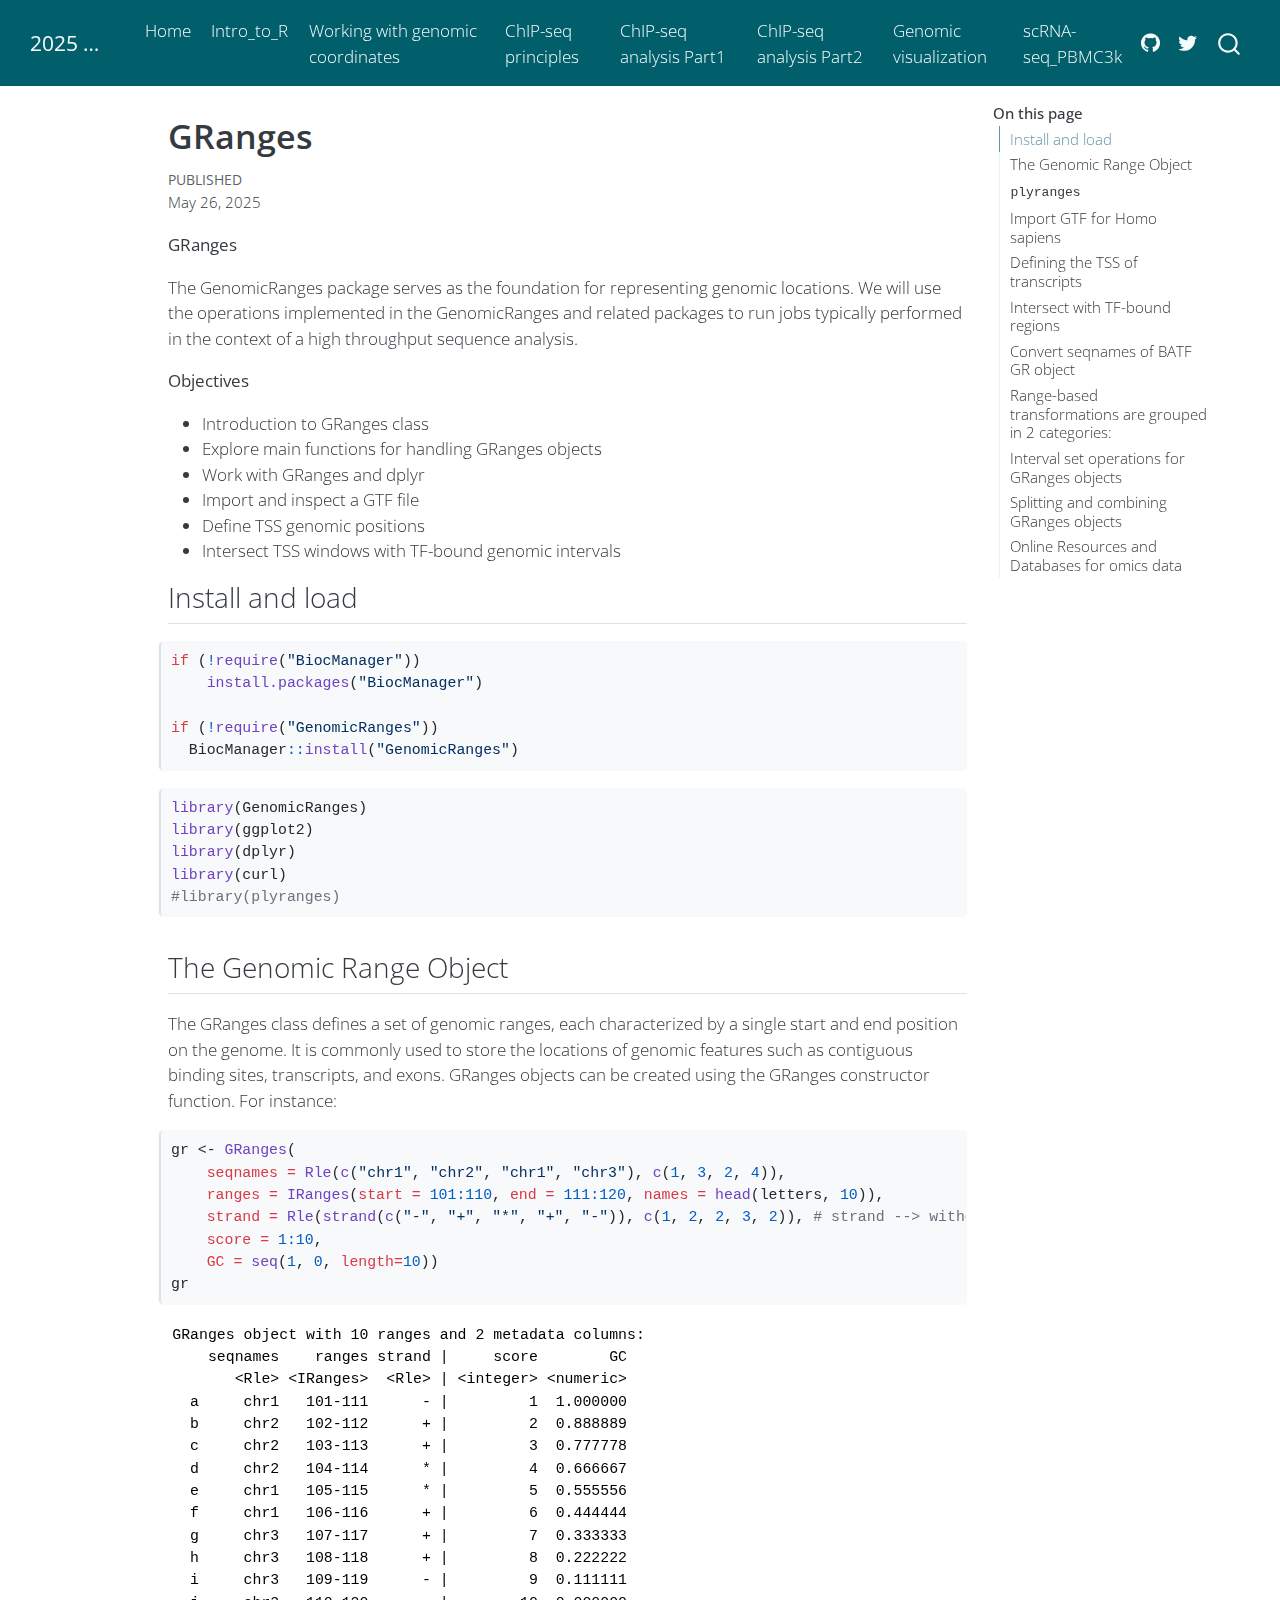
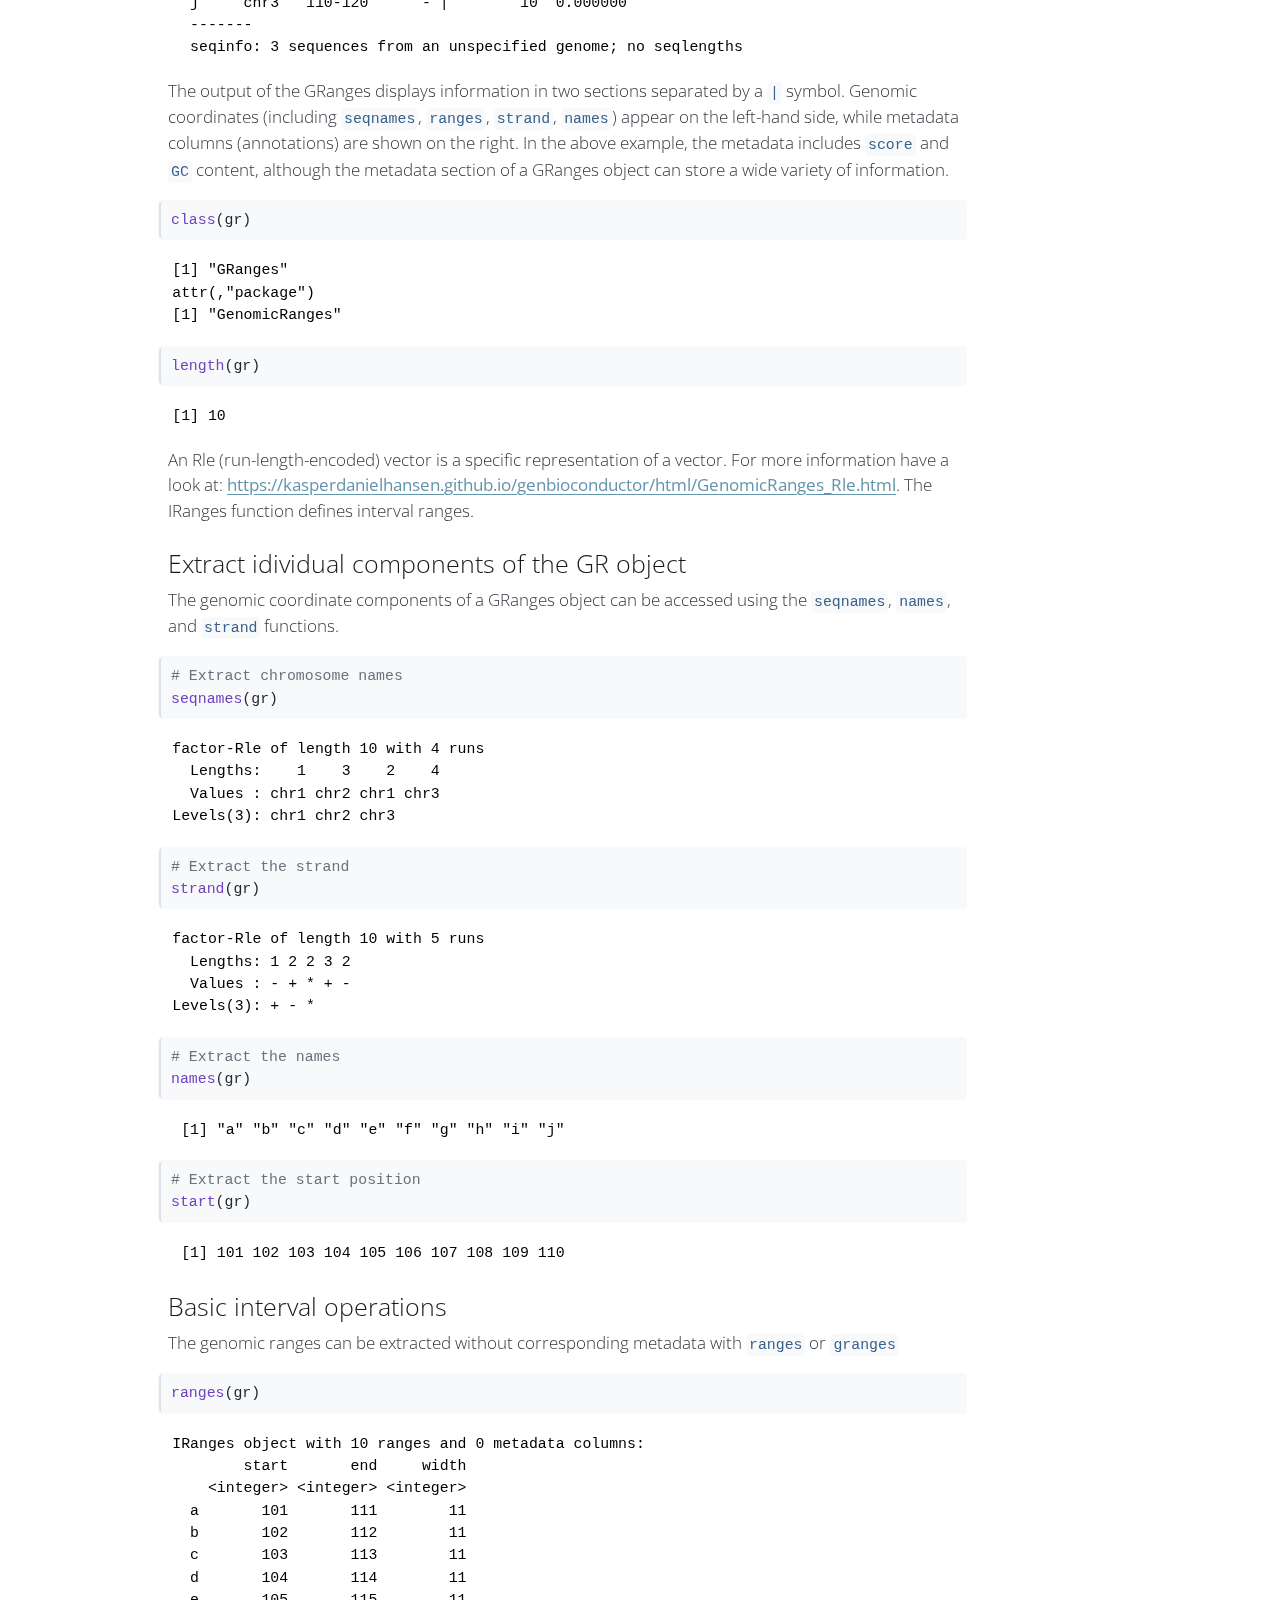
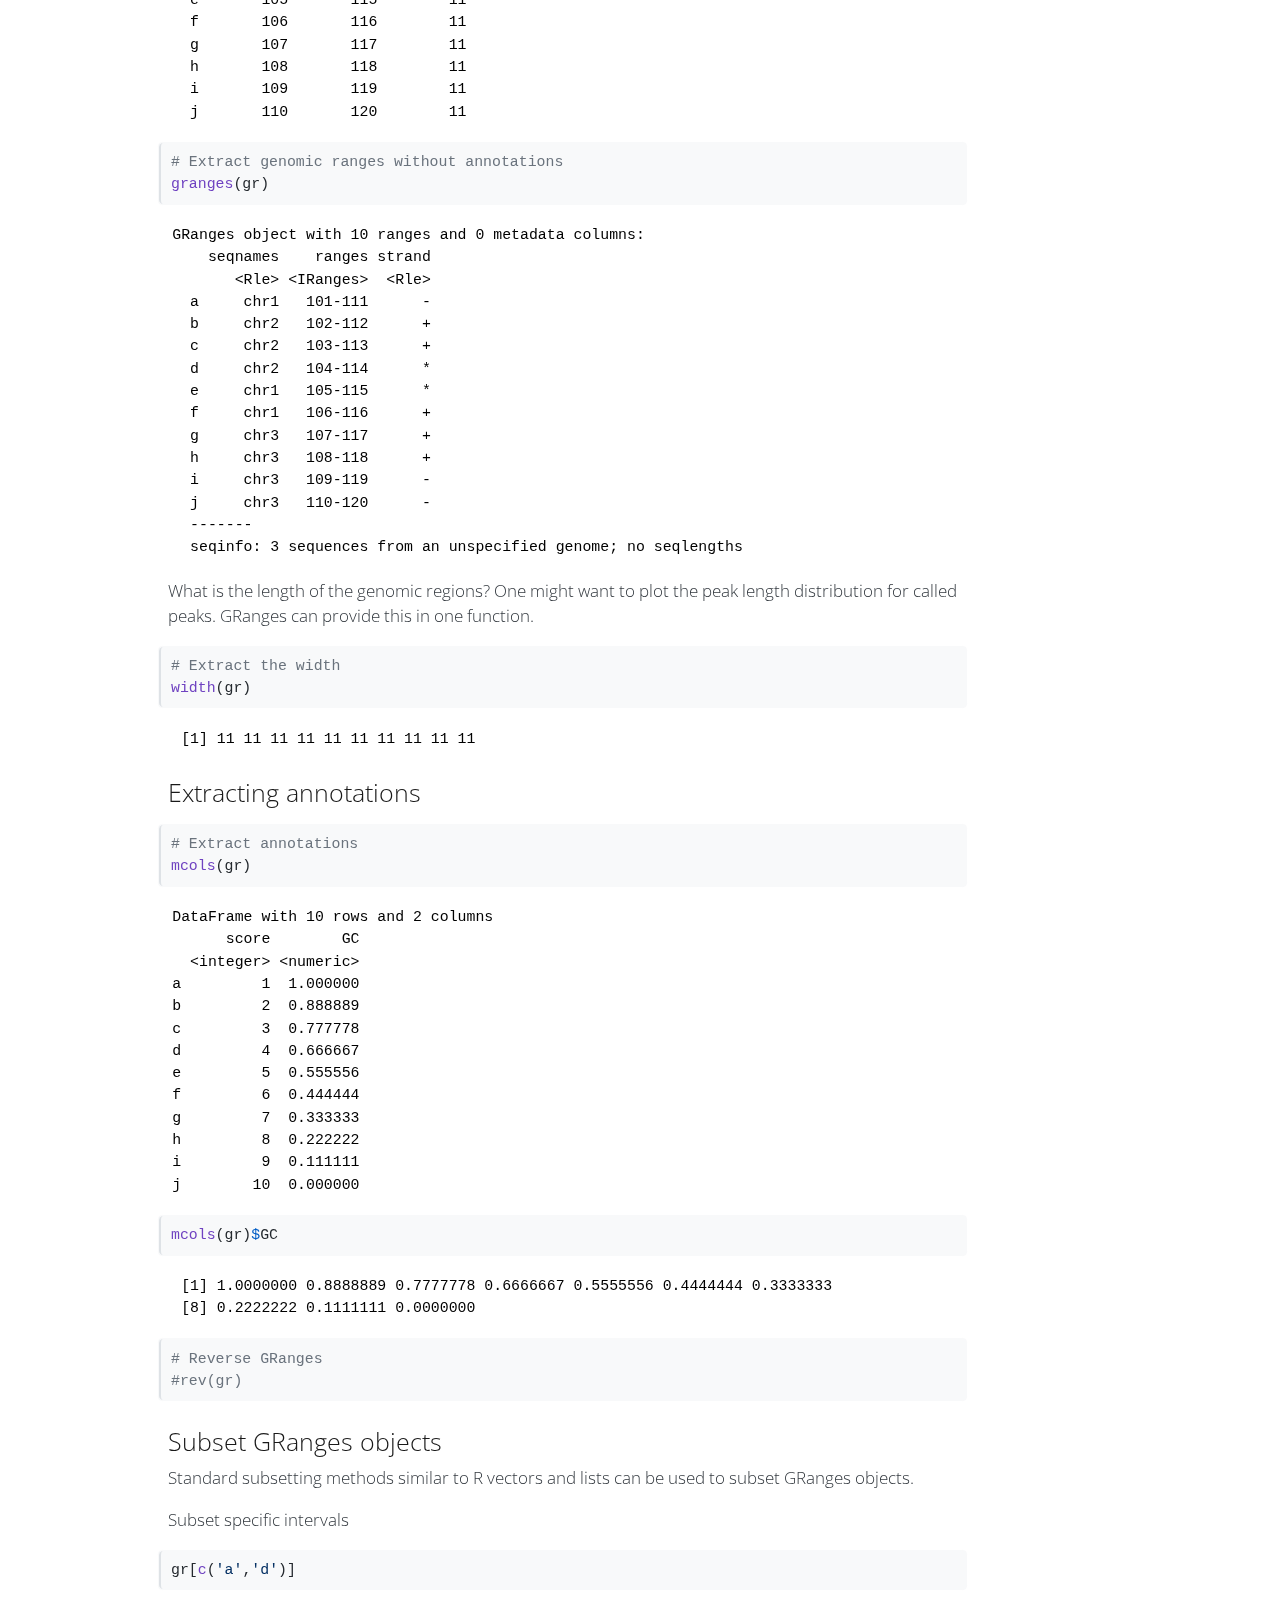
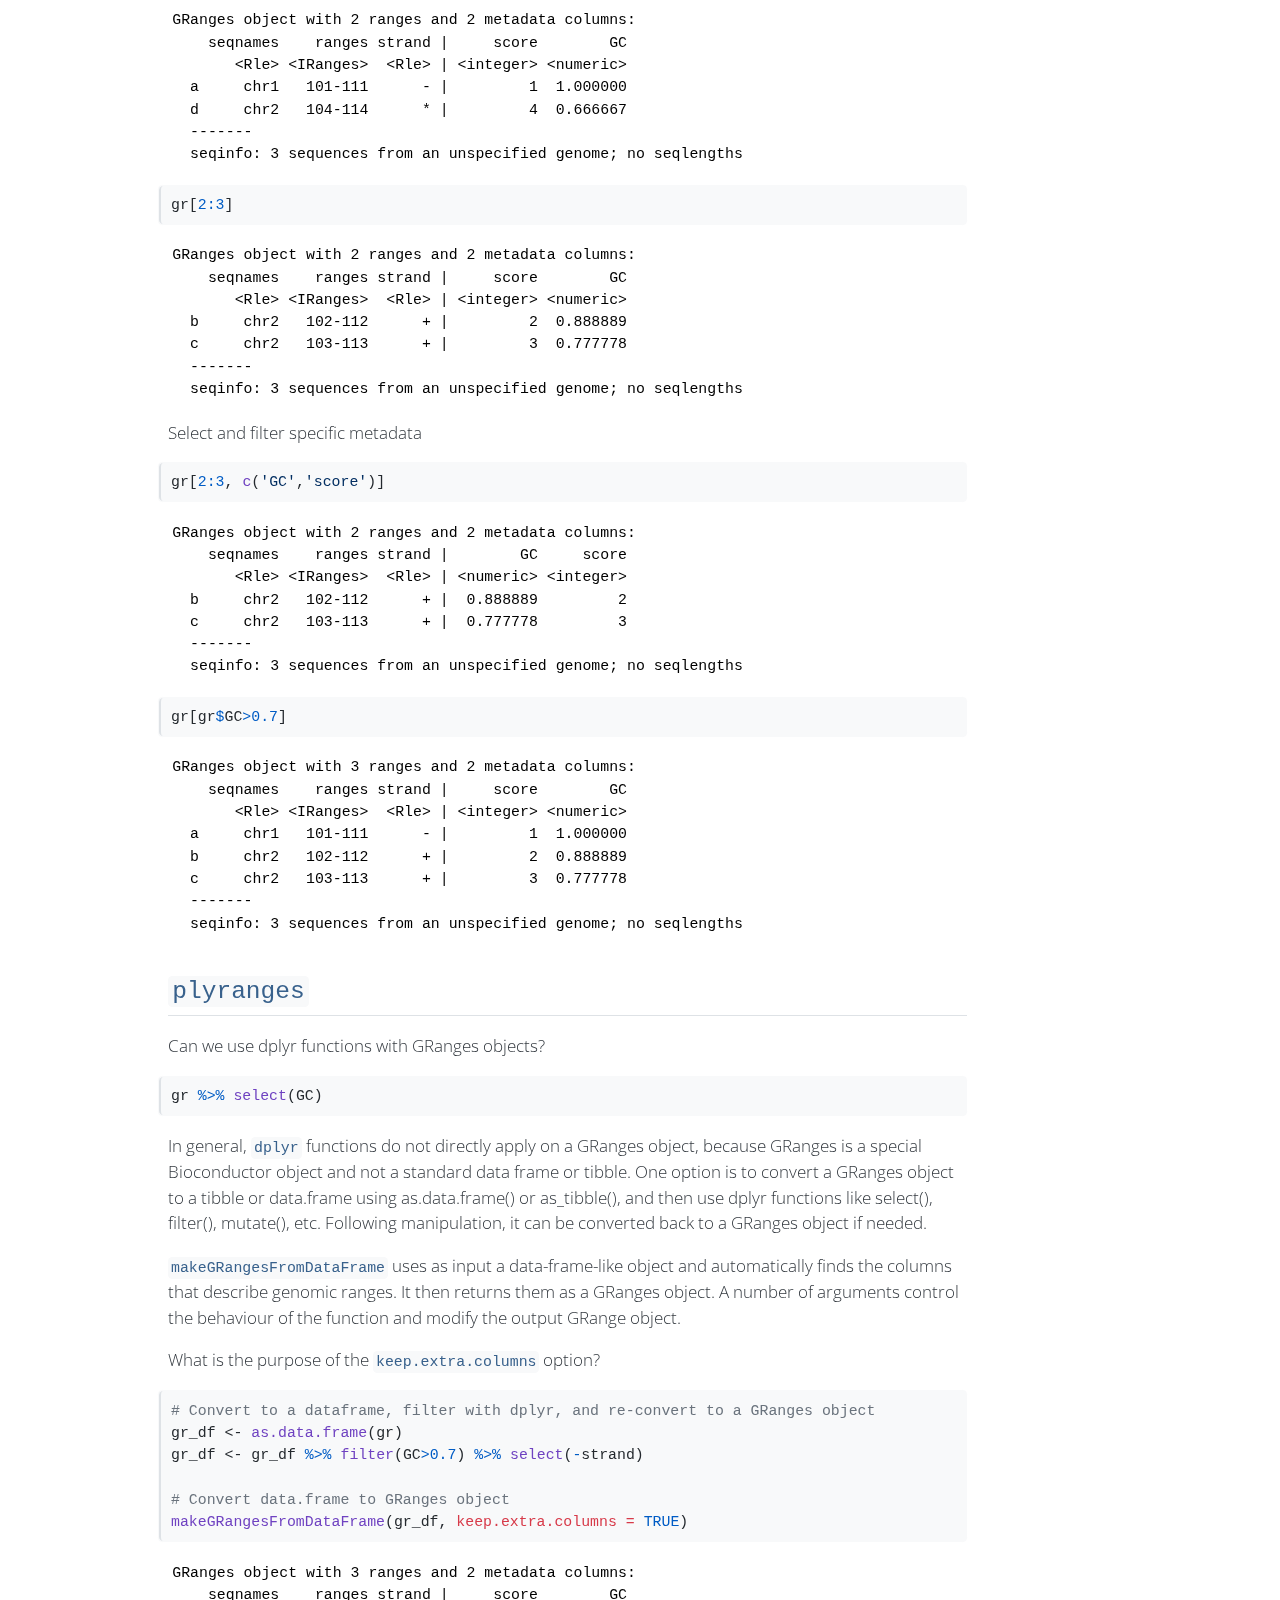
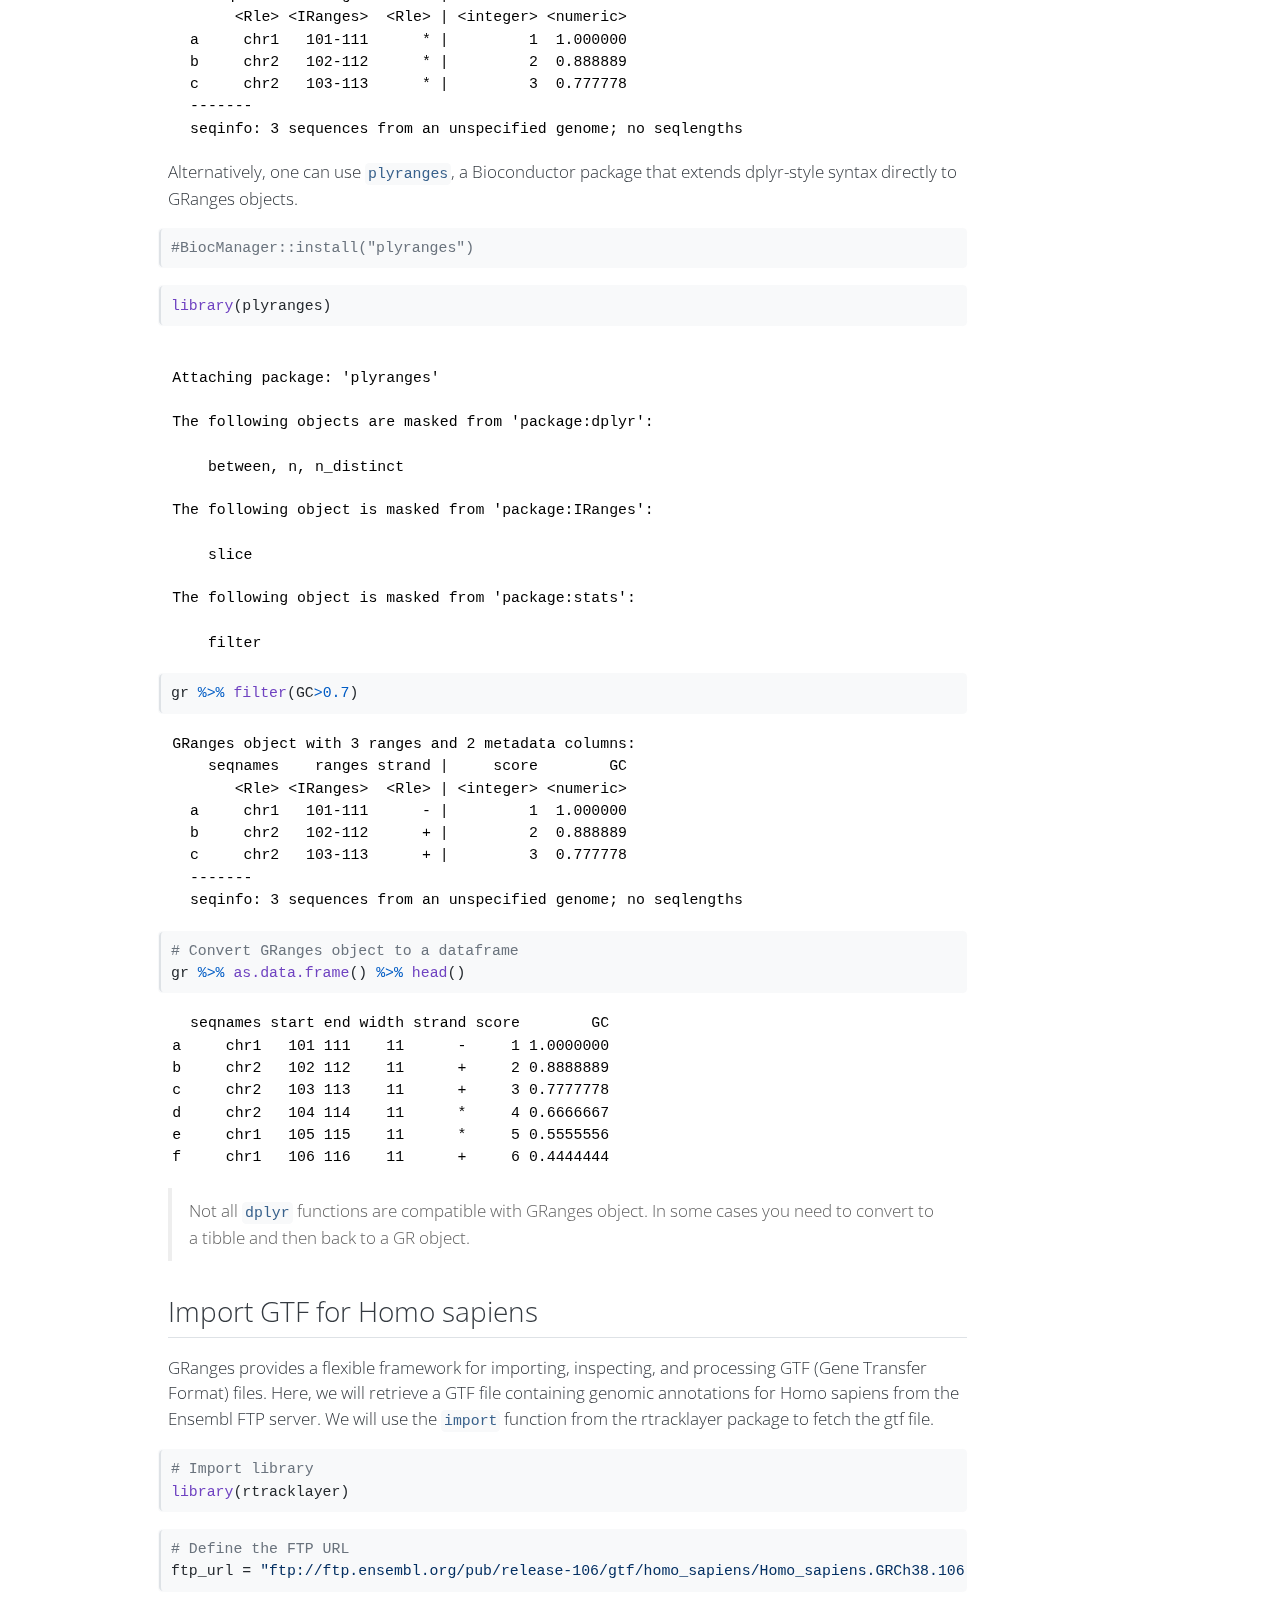
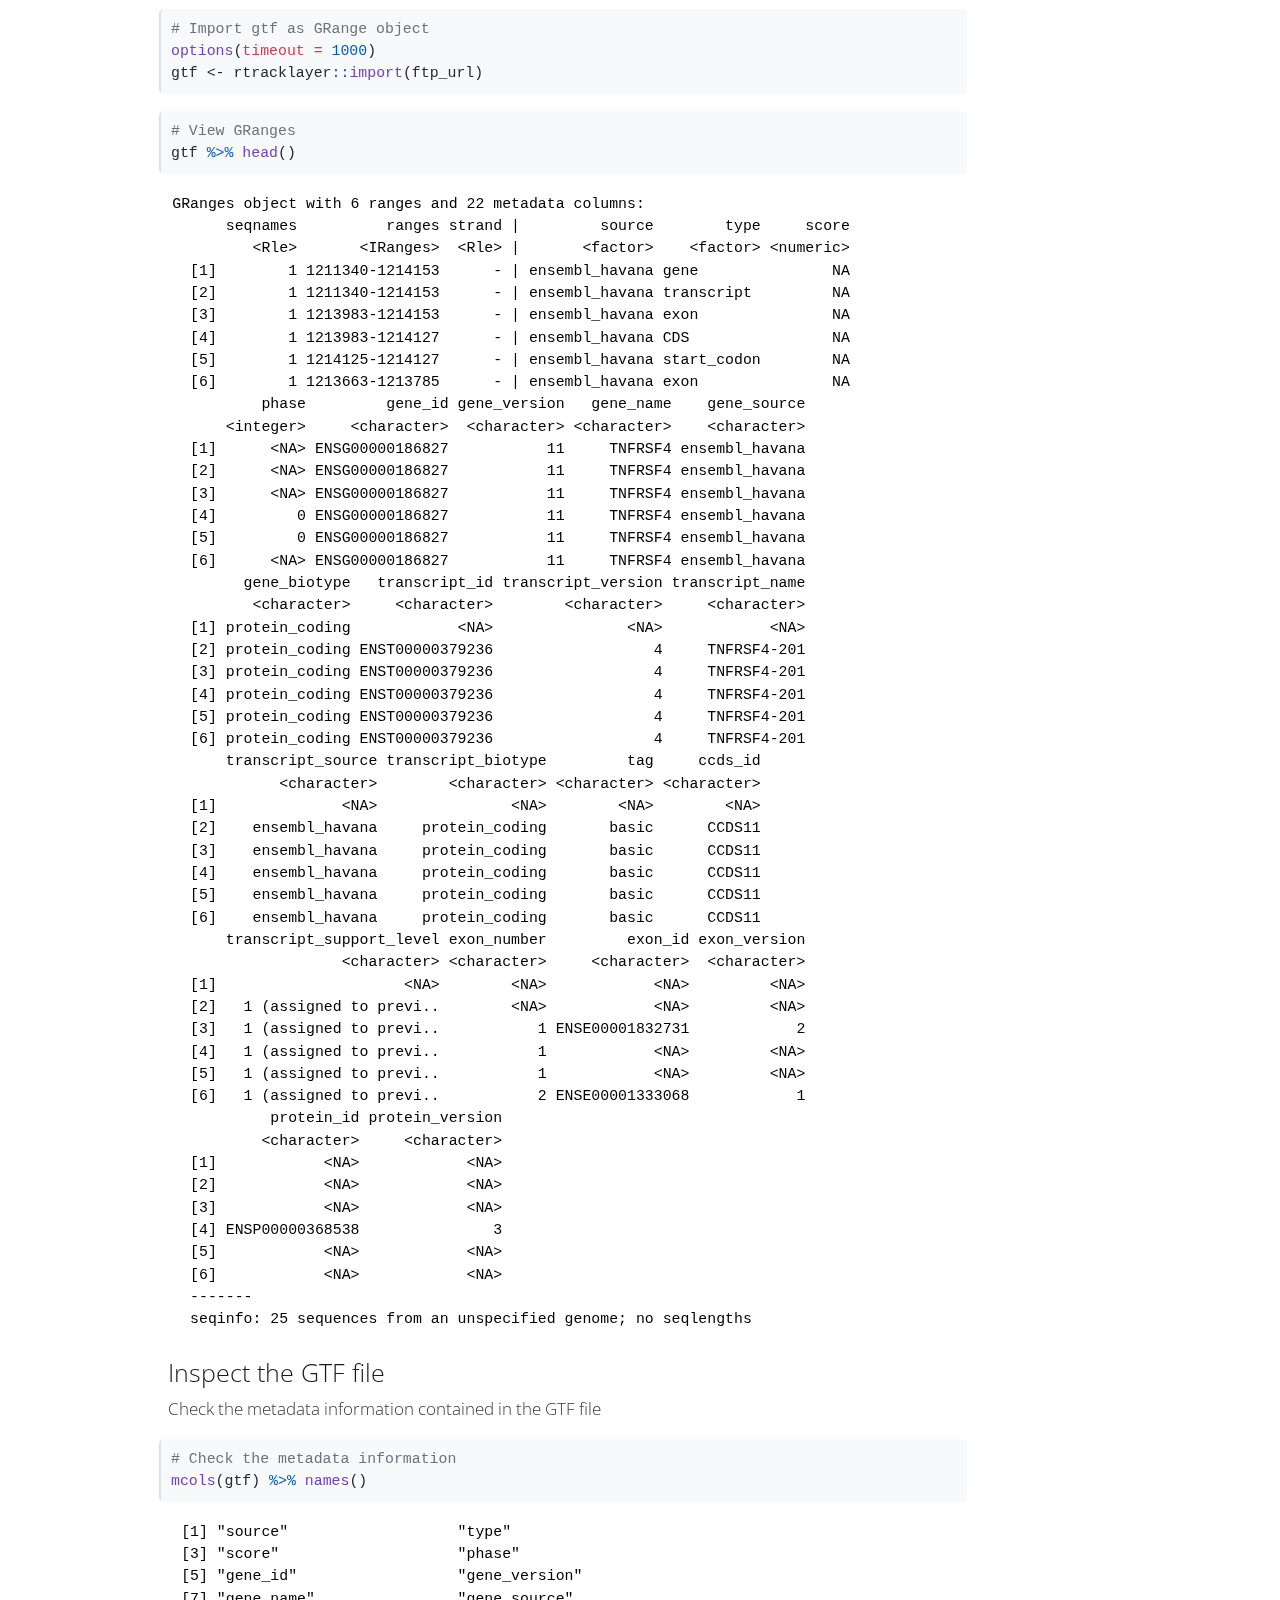
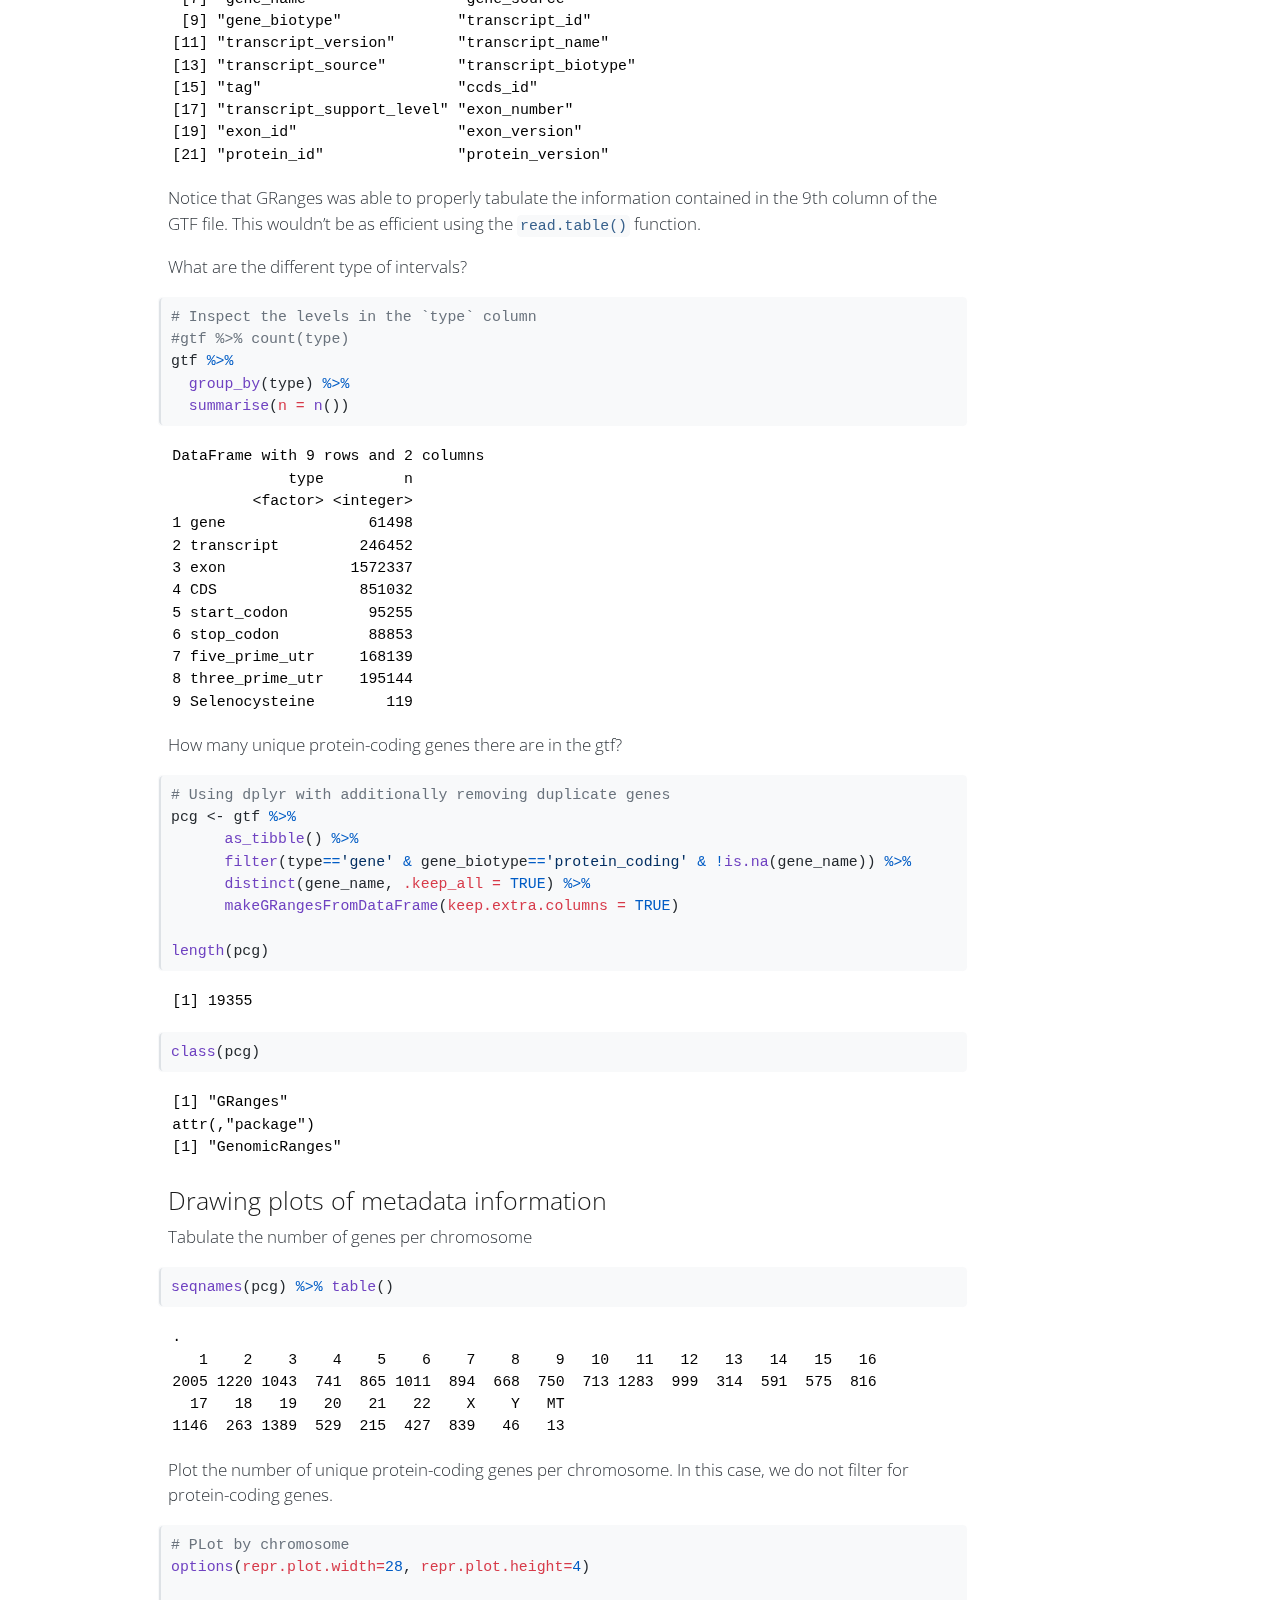
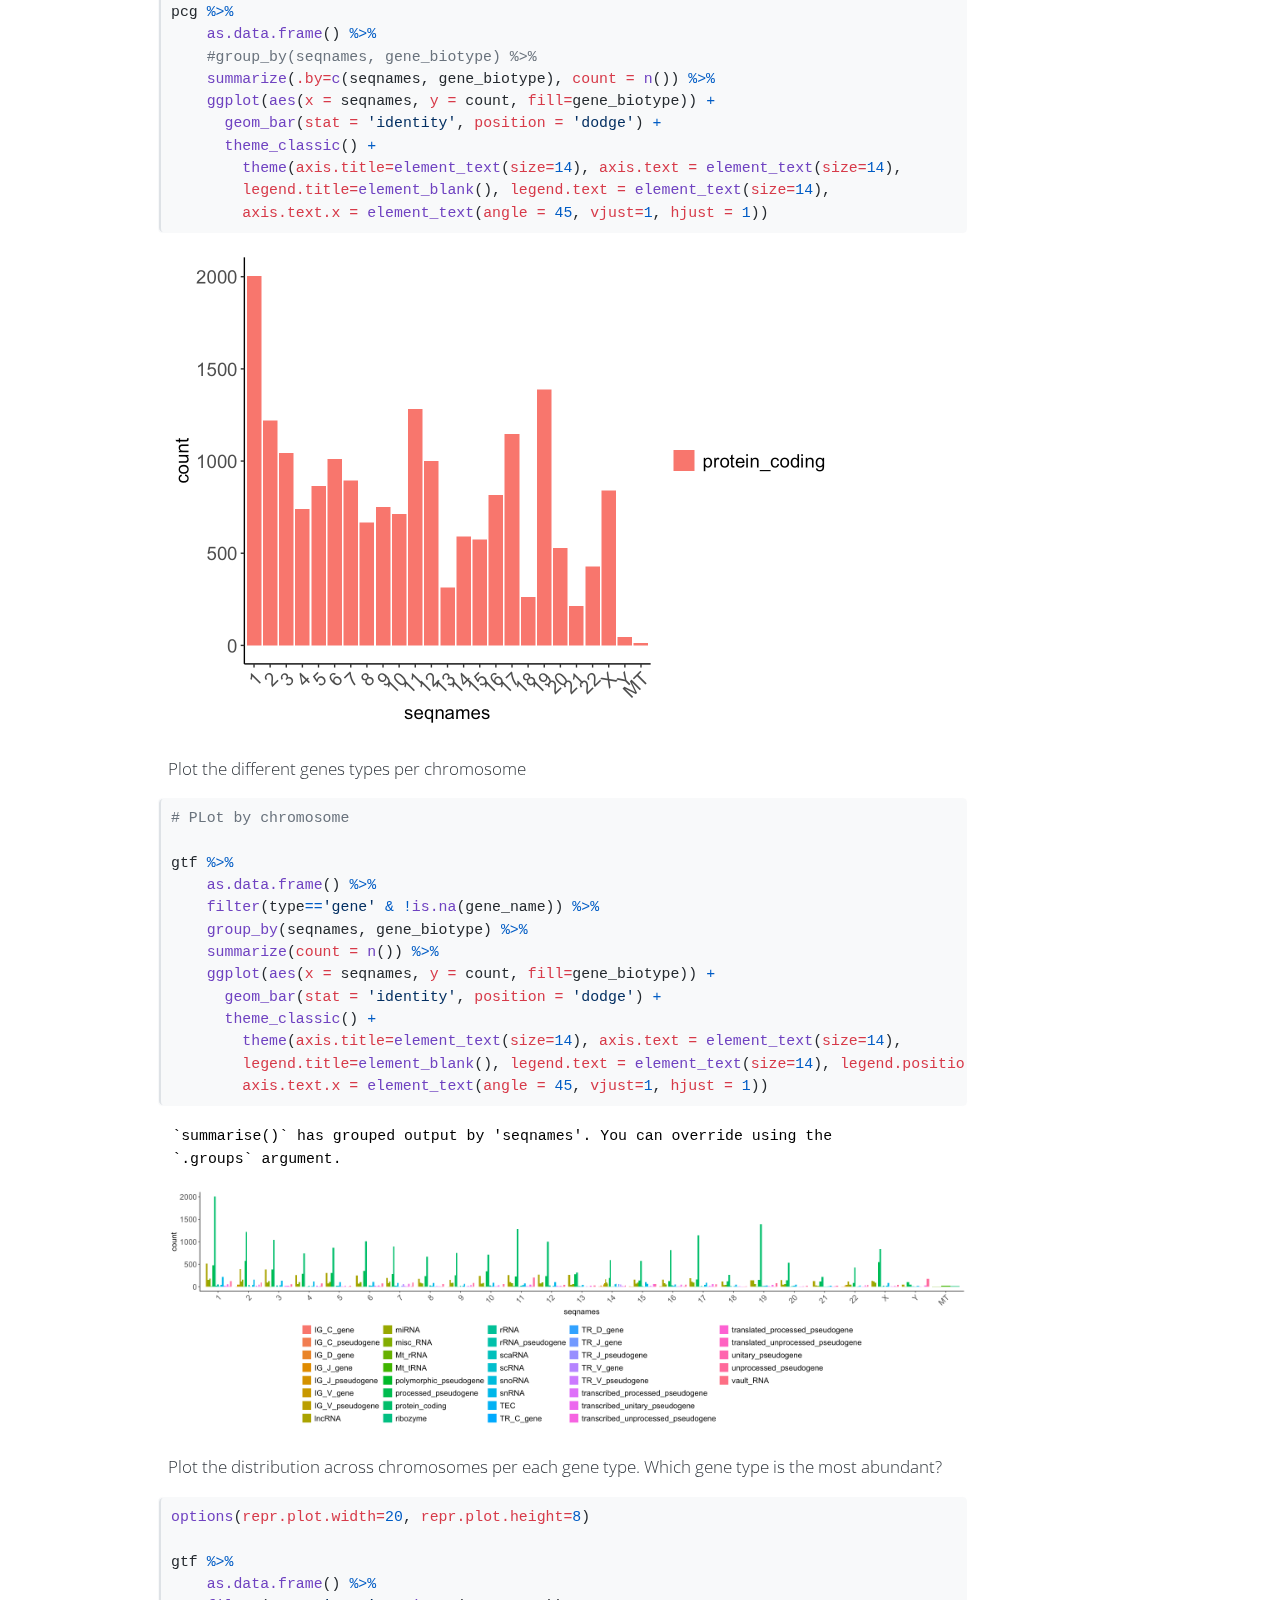
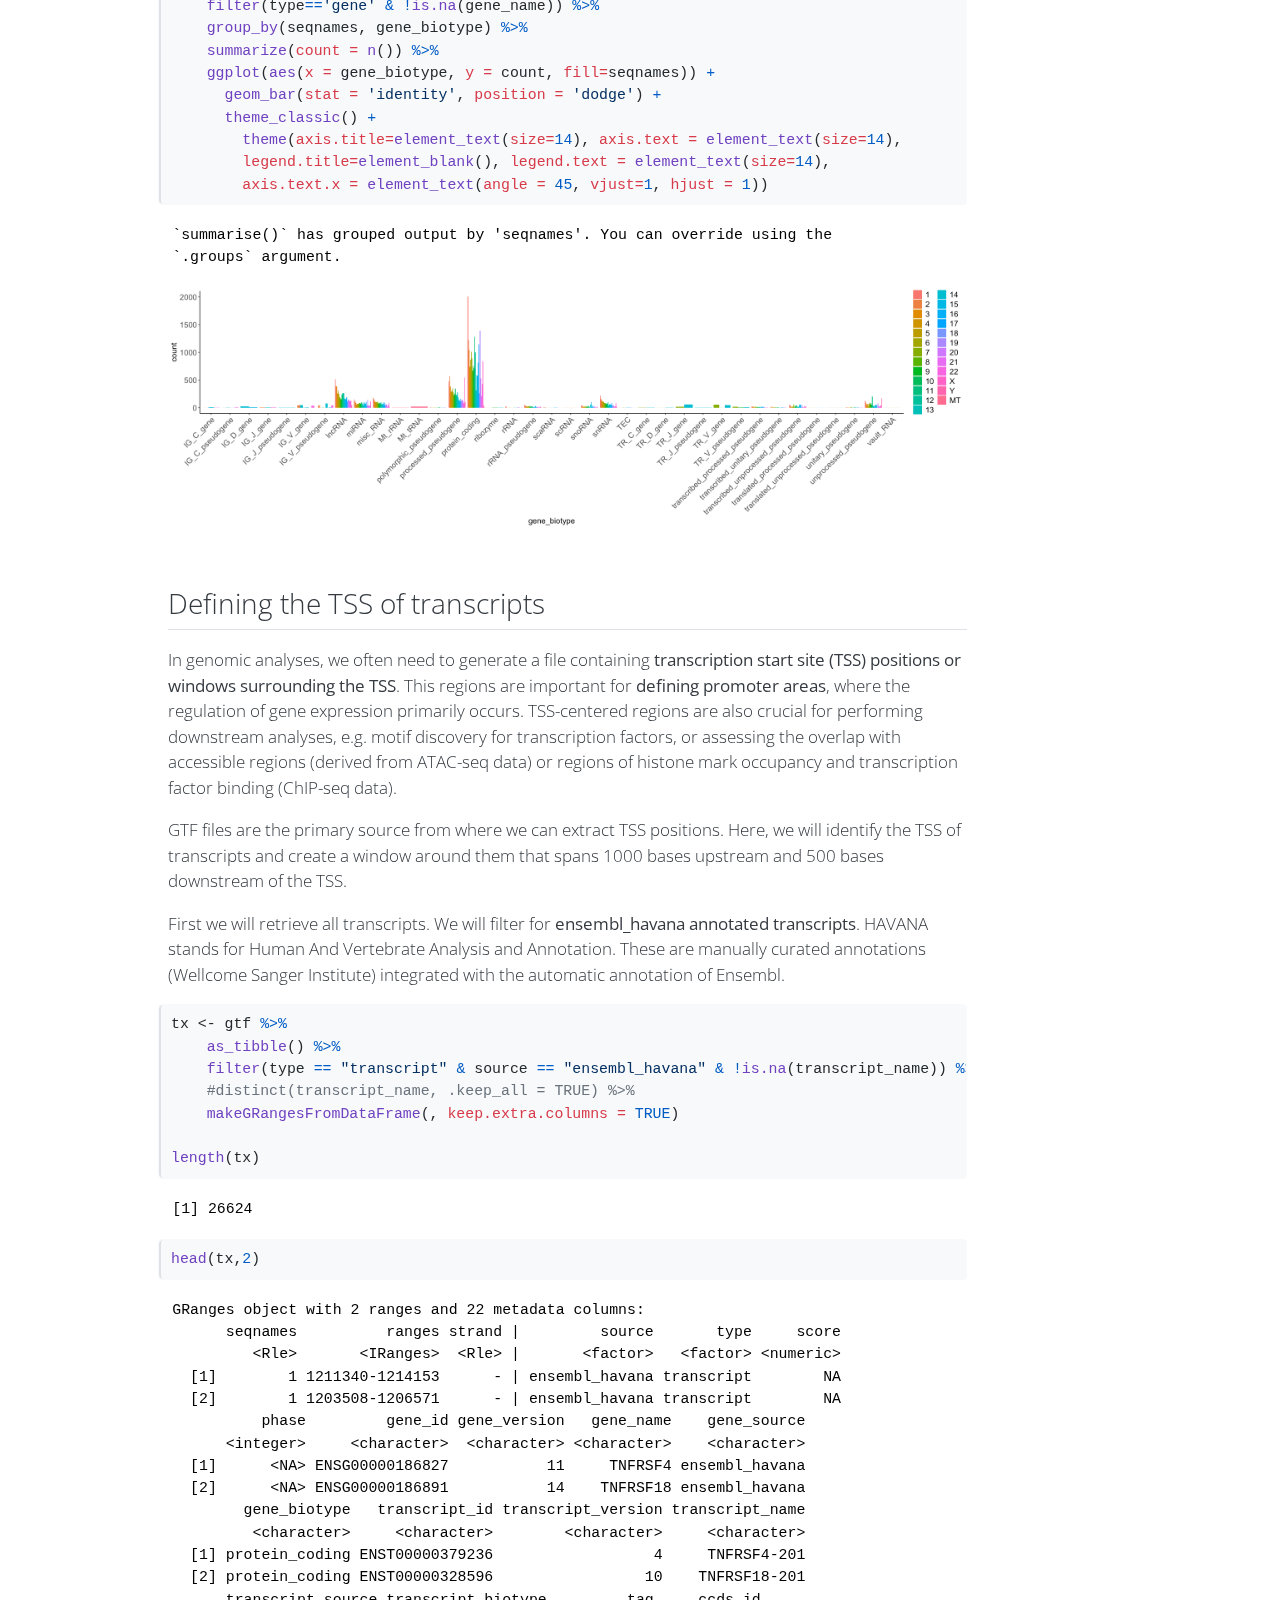
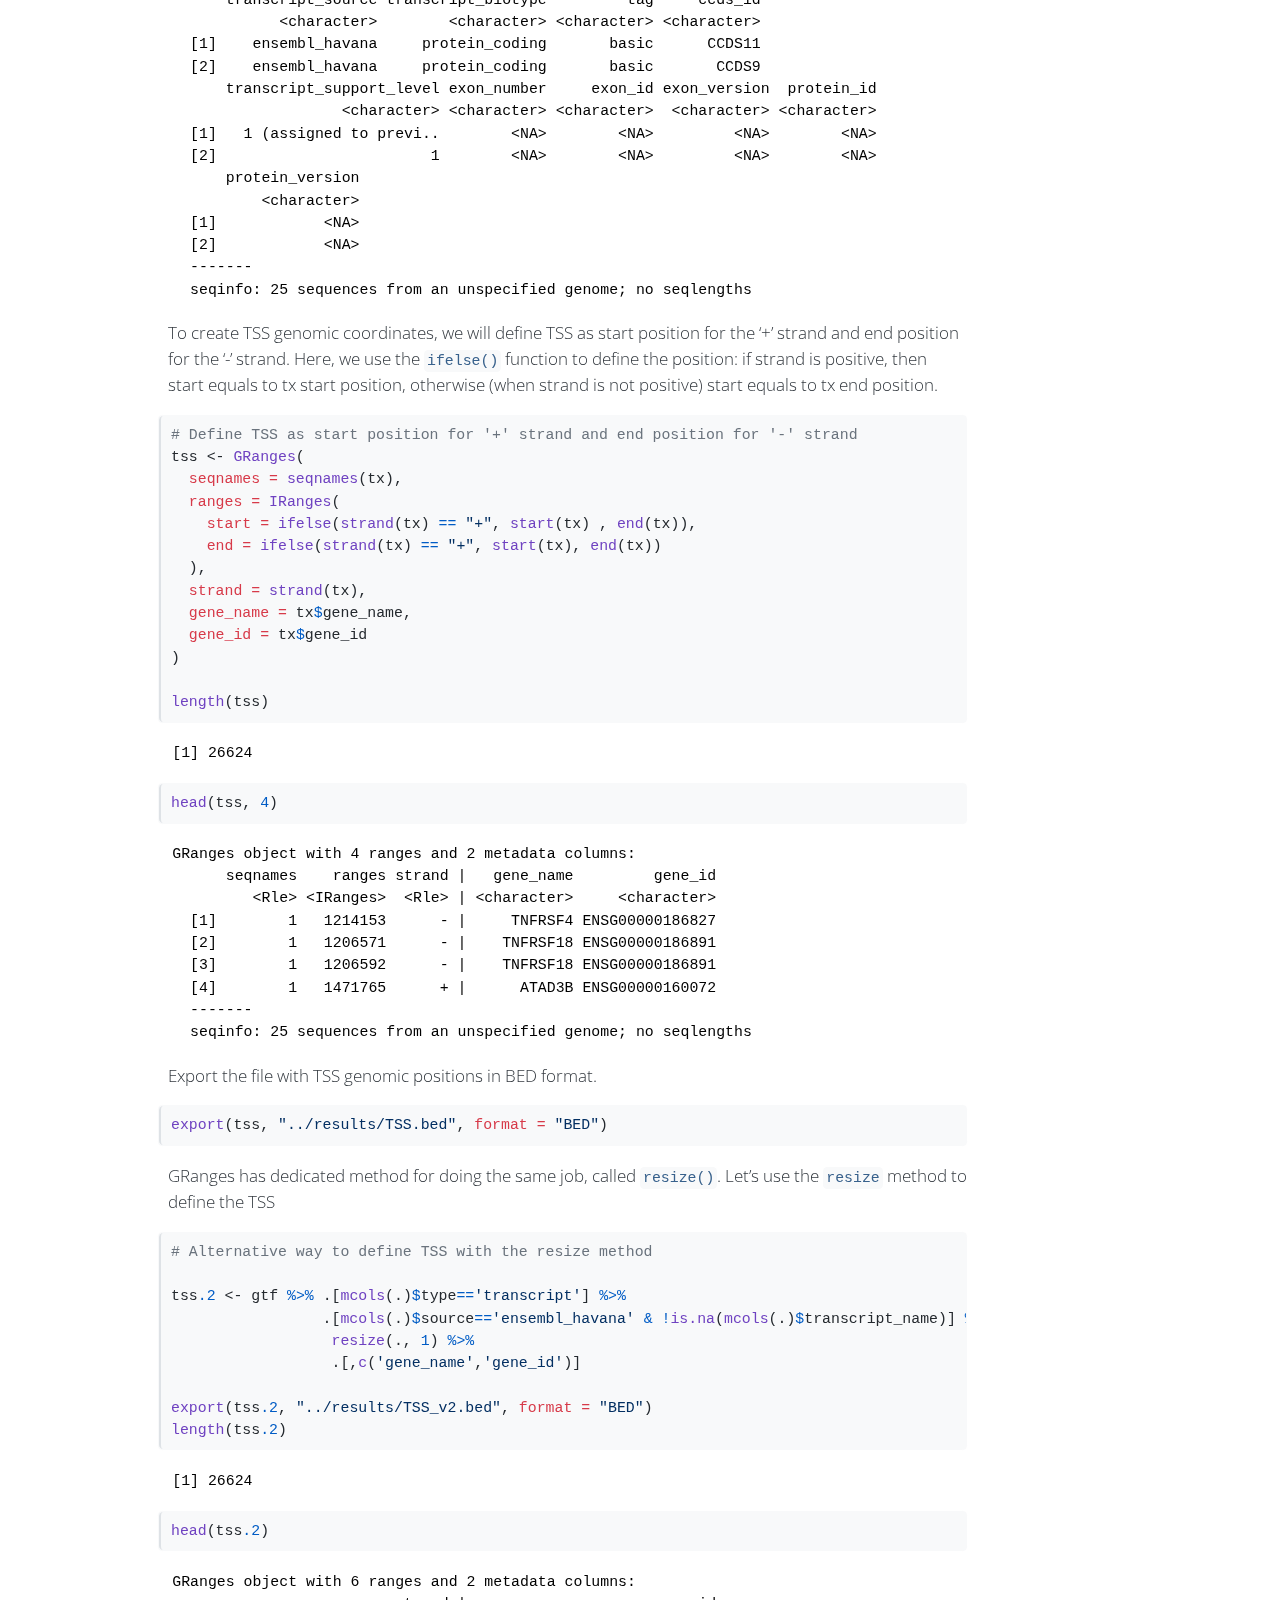
<file: docs/IntroGR/pages/GRanges_gtf.html>
<!DOCTYPE html>
<html xmlns="http://www.w3.org/1999/xhtml" lang="en" xml:lang="en"><head>

<meta charset="utf-8">
<meta name="generator" content="quarto-1.6.42">

<meta name="viewport" content="width=device-width, initial-scale=1.0, user-scalable=yes">

<meta name="dcterms.date" content="2025-05-26">

<title>GRanges – 2025 MBMM</title>
<style>
code{white-space: pre-wrap;}
span.smallcaps{font-variant: small-caps;}
div.columns{display: flex; gap: min(4vw, 1.5em);}
div.column{flex: auto; overflow-x: auto;}
div.hanging-indent{margin-left: 1.5em; text-indent: -1.5em;}
ul.task-list{list-style: none;}
ul.task-list li input[type="checkbox"] {
  width: 0.8em;
  margin: 0 0.8em 0.2em -1em; /* quarto-specific, see https://github.com/quarto-dev/quarto-cli/issues/4556 */ 
  vertical-align: middle;
}
/* CSS for syntax highlighting */
pre > code.sourceCode { white-space: pre; position: relative; }
pre > code.sourceCode > span { line-height: 1.25; }
pre > code.sourceCode > span:empty { height: 1.2em; }
.sourceCode { overflow: visible; }
code.sourceCode > span { color: inherit; text-decoration: inherit; }
div.sourceCode { margin: 1em 0; }
pre.sourceCode { margin: 0; }
@media screen {
div.sourceCode { overflow: auto; }
}
@media print {
pre > code.sourceCode { white-space: pre-wrap; }
pre > code.sourceCode > span { display: inline-block; text-indent: -5em; padding-left: 5em; }
}
pre.numberSource code
  { counter-reset: source-line 0; }
pre.numberSource code > span
  { position: relative; left: -4em; counter-increment: source-line; }
pre.numberSource code > span > a:first-child::before
  { content: counter(source-line);
    position: relative; left: -1em; text-align: right; vertical-align: baseline;
    border: none; display: inline-block;
    -webkit-touch-callout: none; -webkit-user-select: none;
    -khtml-user-select: none; -moz-user-select: none;
    -ms-user-select: none; user-select: none;
    padding: 0 4px; width: 4em;
  }
pre.numberSource { margin-left: 3em;  padding-left: 4px; }
div.sourceCode
  {   }
@media screen {
pre > code.sourceCode > span > a:first-child::before { text-decoration: underline; }
}
</style>


<script src="../../site_libs/quarto-nav/quarto-nav.js"></script>
<script src="../../site_libs/quarto-nav/headroom.min.js"></script>
<script src="../../site_libs/clipboard/clipboard.min.js"></script>
<script src="../../site_libs/quarto-search/autocomplete.umd.js"></script>
<script src="../../site_libs/quarto-search/fuse.min.js"></script>
<script src="../../site_libs/quarto-search/quarto-search.js"></script>
<meta name="quarto:offset" content="../../">
<script src="../../site_libs/quarto-html/quarto.js"></script>
<script src="../../site_libs/quarto-html/popper.min.js"></script>
<script src="../../site_libs/quarto-html/tippy.umd.min.js"></script>
<script src="../../site_libs/quarto-html/anchor.min.js"></script>
<link href="../../site_libs/quarto-html/tippy.css" rel="stylesheet">
<link href="../../site_libs/quarto-html/quarto-syntax-highlighting-de84f8d6bb715db06a919283c2d1e787.css" rel="stylesheet" id="quarto-text-highlighting-styles">
<script src="../../site_libs/bootstrap/bootstrap.min.js"></script>
<link href="../../site_libs/bootstrap/bootstrap-icons.css" rel="stylesheet">
<link href="../../site_libs/bootstrap/bootstrap-de2f664832f57b2c83139acc48228f9e.min.css" rel="stylesheet" append-hash="true" id="quarto-bootstrap" data-mode="light">
<script id="quarto-search-options" type="application/json">{
  "location": "navbar",
  "copy-button": false,
  "collapse-after": 3,
  "panel-placement": "end",
  "type": "overlay",
  "limit": 50,
  "keyboard-shortcut": [
    "f",
    "/",
    "s"
  ],
  "show-item-context": false,
  "language": {
    "search-no-results-text": "No results",
    "search-matching-documents-text": "matching documents",
    "search-copy-link-title": "Copy link to search",
    "search-hide-matches-text": "Hide additional matches",
    "search-more-match-text": "more match in this document",
    "search-more-matches-text": "more matches in this document",
    "search-clear-button-title": "Clear",
    "search-text-placeholder": "",
    "search-detached-cancel-button-title": "Cancel",
    "search-submit-button-title": "Submit",
    "search-label": "Search"
  }
}</script>


</head>

<body class="nav-fixed">

<div id="quarto-search-results"></div>
  <header id="quarto-header" class="headroom fixed-top">
    <nav class="navbar navbar-expand-lg " data-bs-theme="dark">
      <div class="navbar-container container-fluid">
      <div class="navbar-brand-container mx-auto">
    <a class="navbar-brand" href="../../index.html">
    <span class="navbar-title">2025 MBMM</span>
    </a>
  </div>
            <div id="quarto-search" class="" title="Search"></div>
          <button class="navbar-toggler" type="button" data-bs-toggle="collapse" data-bs-target="#navbarCollapse" aria-controls="navbarCollapse" role="menu" aria-expanded="false" aria-label="Toggle navigation" onclick="if (window.quartoToggleHeadroom) { window.quartoToggleHeadroom(); }">
  <span class="navbar-toggler-icon"></span>
</button>
          <div class="collapse navbar-collapse" id="navbarCollapse">
            <ul class="navbar-nav navbar-nav-scroll me-auto">
  <li class="nav-item">
    <a class="nav-link" href="../../pages/index.html"> 
<span class="menu-text">Home</span></a>
  </li>  
  <li class="nav-item">
    <a class="nav-link" href="../../IntroGR/pages/Intro_to_R.html"> 
<span class="menu-text">Intro_to_R</span></a>
  </li>  
  <li class="nav-item">
    <a class="nav-link active" href="../../IntroGR/pages/GRanges_gtf.html" aria-current="page"> 
<span class="menu-text">Working with genomic coordinates</span></a>
  </li>  
  <li class="nav-item">
    <a class="nav-link" href="../../ChIP-seq_analysis/pages/ChIP-seq_principles.html"> 
<span class="menu-text">ChIP-seq principles</span></a>
  </li>  
  <li class="nav-item">
    <a class="nav-link" href="../../ChIP-seq_analysis/pages/ChIP-seq_analysis_part1.html"> 
<span class="menu-text">ChIP-seq analysis Part1</span></a>
  </li>  
  <li class="nav-item">
    <a class="nav-link" href="../../ChIP-seq_analysis/pages/ChIP-seq_analysis_part2.html"> 
<span class="menu-text">ChIP-seq analysis Part2</span></a>
  </li>  
  <li class="nav-item">
    <a class="nav-link" href="../../Gviz/pages/Genomic_overviews_with_Gviz.html"> 
<span class="menu-text">Genomic visualization</span></a>
  </li>  
  <li class="nav-item">
    <a class="nav-link" href="../../PBMC3k/pages/scRNA-seq_PBMC3k.html"> 
<span class="menu-text">scRNA-seq_PBMC3k</span></a>
  </li>  
</ul>
            <ul class="navbar-nav navbar-nav-scroll ms-auto">
  <li class="nav-item compact">
    <a class="nav-link" href="https://github.com/paganilab"> <i class="bi bi-github" role="img">
</i> 
<span class="menu-text"></span></a>
  </li>  
  <li class="nav-item compact">
    <a class="nav-link" href="https://twitter.com/LabPagani"> <i class="bi bi-twitter" role="img">
</i> 
<span class="menu-text"></span></a>
  </li>  
</ul>
          </div> <!-- /navcollapse -->
            <div class="quarto-navbar-tools">
</div>
      </div> <!-- /container-fluid -->
    </nav>
</header>
<!-- content -->
<div id="quarto-content" class="quarto-container page-columns page-rows-contents page-layout-article page-navbar">
<!-- sidebar -->
<!-- margin-sidebar -->
    <div id="quarto-margin-sidebar" class="sidebar margin-sidebar">
        <nav id="TOC" role="doc-toc" class="toc-active">
    <h2 id="toc-title">On this page</h2>
   
  <ul>
  <li><a href="#install-and-load" id="toc-install-and-load" class="nav-link active" data-scroll-target="#install-and-load">Install and load</a></li>
  <li><a href="#the-genomic-range-object" id="toc-the-genomic-range-object" class="nav-link" data-scroll-target="#the-genomic-range-object">The Genomic Range Object</a>
  <ul class="collapse">
  <li><a href="#extract-idividual-components-of-the-gr-object" id="toc-extract-idividual-components-of-the-gr-object" class="nav-link" data-scroll-target="#extract-idividual-components-of-the-gr-object">Extract idividual components of the GR object</a></li>
  <li><a href="#basic-interval-operations" id="toc-basic-interval-operations" class="nav-link" data-scroll-target="#basic-interval-operations">Basic interval operations</a></li>
  <li><a href="#extracting-annotations" id="toc-extracting-annotations" class="nav-link" data-scroll-target="#extracting-annotations">Extracting annotations</a></li>
  <li><a href="#subset-granges-objects" id="toc-subset-granges-objects" class="nav-link" data-scroll-target="#subset-granges-objects">Subset GRanges objects</a></li>
  </ul></li>
  <li><a href="#plyranges" id="toc-plyranges" class="nav-link" data-scroll-target="#plyranges"><code>plyranges</code></a></li>
  <li><a href="#import-gtf-for-homo-sapiens" id="toc-import-gtf-for-homo-sapiens" class="nav-link" data-scroll-target="#import-gtf-for-homo-sapiens">Import GTF for Homo sapiens</a>
  <ul class="collapse">
  <li><a href="#inspect-the-gtf-file" id="toc-inspect-the-gtf-file" class="nav-link" data-scroll-target="#inspect-the-gtf-file">Inspect the GTF file</a></li>
  <li><a href="#drawing-plots-of-metadata-information" id="toc-drawing-plots-of-metadata-information" class="nav-link" data-scroll-target="#drawing-plots-of-metadata-information">Drawing plots of metadata information</a></li>
  </ul></li>
  <li><a href="#defining-the-tss-of-transcripts" id="toc-defining-the-tss-of-transcripts" class="nav-link" data-scroll-target="#defining-the-tss-of-transcripts">Defining the TSS of transcripts</a></li>
  <li><a href="#intersect-with-tf-bound-regions" id="toc-intersect-with-tf-bound-regions" class="nav-link" data-scroll-target="#intersect-with-tf-bound-regions">Intersect with TF-bound regions</a>
  <ul class="collapse">
  <li><a href="#retrieve-data-from-geo" id="toc-retrieve-data-from-geo" class="nav-link" data-scroll-target="#retrieve-data-from-geo">Retrieve data from GEO</a></li>
  </ul></li>
  <li><a href="#convert-seqnames-of-batf-gr-object" id="toc-convert-seqnames-of-batf-gr-object" class="nav-link" data-scroll-target="#convert-seqnames-of-batf-gr-object">Convert seqnames of BATF GR object</a></li>
  <li><a href="#range-based-transformations-are-grouped-in-2-categories" id="toc-range-based-transformations-are-grouped-in-2-categories" class="nav-link" data-scroll-target="#range-based-transformations-are-grouped-in-2-categories">Range-based transformations are grouped in 2 categories:</a>
  <ul class="collapse">
  <li><a href="#intra-range-functions" id="toc-intra-range-functions" class="nav-link" data-scroll-target="#intra-range-functions">Intra-range functions</a></li>
  <li><a href="#inter-range-functions" id="toc-inter-range-functions" class="nav-link" data-scroll-target="#inter-range-functions">Inter-range functions</a></li>
  </ul></li>
  <li><a href="#interval-set-operations-for-granges-objects" id="toc-interval-set-operations-for-granges-objects" class="nav-link" data-scroll-target="#interval-set-operations-for-granges-objects">Interval set operations for GRanges objects</a></li>
  <li><a href="#splitting-and-combining-granges-objects" id="toc-splitting-and-combining-granges-objects" class="nav-link" data-scroll-target="#splitting-and-combining-granges-objects">Splitting and combining GRanges objects</a></li>
  <li><a href="#online-resources-and-databases-for-omics-data" id="toc-online-resources-and-databases-for-omics-data" class="nav-link" data-scroll-target="#online-resources-and-databases-for-omics-data">Online Resources and Databases for omics data</a>
  <ul class="collapse">
  <li><a href="#poor-mans-guide-to-omics" id="toc-poor-mans-guide-to-omics" class="nav-link" data-scroll-target="#poor-mans-guide-to-omics">Poor man’s guide to omics</a></li>
  </ul></li>
  </ul>
</nav>
    </div>
<!-- main -->
<main class="content" id="quarto-document-content">

<header id="title-block-header" class="quarto-title-block default">
<div class="quarto-title">
<h1 class="title">GRanges</h1>
</div>



<div class="quarto-title-meta">

    
    <div>
    <div class="quarto-title-meta-heading">Published</div>
    <div class="quarto-title-meta-contents">
      <p class="date">May 26, 2025</p>
    </div>
  </div>
  
    
  </div>
  


</header>


<p><strong>GRanges</strong></p>
<p>The GenomicRanges package serves as the foundation for representing genomic locations. We will use the operations implemented in the GenomicRanges and related packages to run jobs typically performed in the context of a high throughput sequence analysis.</p>
<p><strong>Objectives</strong></p>
<ul>
<li>Introduction to GRanges class</li>
<li>Explore main functions for handling GRanges objects</li>
<li>Work with GRanges and dplyr</li>
<li>Import and inspect a GTF file</li>
<li>Define TSS genomic positions</li>
<li>Intersect TSS windows with TF-bound genomic intervals</li>
</ul>
<section id="install-and-load" class="level2">
<h2 class="anchored" data-anchor-id="install-and-load">Install and load</h2>
<div class="cell">
<div class="sourceCode cell-code" id="cb1"><pre class="sourceCode r code-with-copy"><code class="sourceCode r"><span id="cb1-1"><a href="#cb1-1" aria-hidden="true" tabindex="-1"></a><span class="cf">if</span> (<span class="sc">!</span><span class="fu">require</span>(<span class="st">"BiocManager"</span>))</span>
<span id="cb1-2"><a href="#cb1-2" aria-hidden="true" tabindex="-1"></a>    <span class="fu">install.packages</span>(<span class="st">"BiocManager"</span>)</span>
<span id="cb1-3"><a href="#cb1-3" aria-hidden="true" tabindex="-1"></a></span>
<span id="cb1-4"><a href="#cb1-4" aria-hidden="true" tabindex="-1"></a><span class="cf">if</span> (<span class="sc">!</span><span class="fu">require</span>(<span class="st">"GenomicRanges"</span>))</span>
<span id="cb1-5"><a href="#cb1-5" aria-hidden="true" tabindex="-1"></a>  BiocManager<span class="sc">::</span><span class="fu">install</span>(<span class="st">"GenomicRanges"</span>)</span></code><button title="Copy to Clipboard" class="code-copy-button"><i class="bi"></i></button></pre></div>
</div>
<div class="cell">
<div class="sourceCode cell-code" id="cb2"><pre class="sourceCode r code-with-copy"><code class="sourceCode r"><span id="cb2-1"><a href="#cb2-1" aria-hidden="true" tabindex="-1"></a><span class="fu">library</span>(GenomicRanges)</span>
<span id="cb2-2"><a href="#cb2-2" aria-hidden="true" tabindex="-1"></a><span class="fu">library</span>(ggplot2)</span>
<span id="cb2-3"><a href="#cb2-3" aria-hidden="true" tabindex="-1"></a><span class="fu">library</span>(dplyr)</span>
<span id="cb2-4"><a href="#cb2-4" aria-hidden="true" tabindex="-1"></a><span class="fu">library</span>(curl)</span>
<span id="cb2-5"><a href="#cb2-5" aria-hidden="true" tabindex="-1"></a><span class="co">#library(plyranges)</span></span></code><button title="Copy to Clipboard" class="code-copy-button"><i class="bi"></i></button></pre></div>
</div>
</section>
<section id="the-genomic-range-object" class="level2">
<h2 class="anchored" data-anchor-id="the-genomic-range-object">The Genomic Range Object</h2>
<p>The GRanges class defines a set of genomic ranges, each characterized by a single start and end position on the genome. It is commonly used to store the locations of genomic features such as contiguous binding sites, transcripts, and exons. GRanges objects can be created using the GRanges constructor function. For instance:</p>
<div class="cell">
<div class="sourceCode cell-code" id="cb3"><pre class="sourceCode r code-with-copy"><code class="sourceCode r"><span id="cb3-1"><a href="#cb3-1" aria-hidden="true" tabindex="-1"></a>gr <span class="ot">&lt;-</span> <span class="fu">GRanges</span>(</span>
<span id="cb3-2"><a href="#cb3-2" aria-hidden="true" tabindex="-1"></a>    <span class="at">seqnames =</span> <span class="fu">Rle</span>(<span class="fu">c</span>(<span class="st">"chr1"</span>, <span class="st">"chr2"</span>, <span class="st">"chr1"</span>, <span class="st">"chr3"</span>), <span class="fu">c</span>(<span class="dv">1</span>, <span class="dv">3</span>, <span class="dv">2</span>, <span class="dv">4</span>)),</span>
<span id="cb3-3"><a href="#cb3-3" aria-hidden="true" tabindex="-1"></a>    <span class="at">ranges =</span> <span class="fu">IRanges</span>(<span class="at">start =</span> <span class="dv">101</span><span class="sc">:</span><span class="dv">110</span>, <span class="at">end =</span> <span class="dv">111</span><span class="sc">:</span><span class="dv">120</span>, <span class="at">names =</span> <span class="fu">head</span>(letters, <span class="dv">10</span>)),</span>
<span id="cb3-4"><a href="#cb3-4" aria-hidden="true" tabindex="-1"></a>    <span class="at">strand =</span> <span class="fu">Rle</span>(<span class="fu">strand</span>(<span class="fu">c</span>(<span class="st">"-"</span>, <span class="st">"+"</span>, <span class="st">"*"</span>, <span class="st">"+"</span>, <span class="st">"-"</span>)), <span class="fu">c</span>(<span class="dv">1</span>, <span class="dv">2</span>, <span class="dv">2</span>, <span class="dv">3</span>, <span class="dv">2</span>)), <span class="co"># strand --&gt; without double quotes</span></span>
<span id="cb3-5"><a href="#cb3-5" aria-hidden="true" tabindex="-1"></a>    <span class="at">score =</span> <span class="dv">1</span><span class="sc">:</span><span class="dv">10</span>,</span>
<span id="cb3-6"><a href="#cb3-6" aria-hidden="true" tabindex="-1"></a>    <span class="at">GC =</span> <span class="fu">seq</span>(<span class="dv">1</span>, <span class="dv">0</span>, <span class="at">length=</span><span class="dv">10</span>))</span>
<span id="cb3-7"><a href="#cb3-7" aria-hidden="true" tabindex="-1"></a>gr</span></code><button title="Copy to Clipboard" class="code-copy-button"><i class="bi"></i></button></pre></div>
<div class="cell-output cell-output-stdout">
<pre><code>GRanges object with 10 ranges and 2 metadata columns:
    seqnames    ranges strand |     score        GC
       &lt;Rle&gt; &lt;IRanges&gt;  &lt;Rle&gt; | &lt;integer&gt; &lt;numeric&gt;
  a     chr1   101-111      - |         1  1.000000
  b     chr2   102-112      + |         2  0.888889
  c     chr2   103-113      + |         3  0.777778
  d     chr2   104-114      * |         4  0.666667
  e     chr1   105-115      * |         5  0.555556
  f     chr1   106-116      + |         6  0.444444
  g     chr3   107-117      + |         7  0.333333
  h     chr3   108-118      + |         8  0.222222
  i     chr3   109-119      - |         9  0.111111
  j     chr3   110-120      - |        10  0.000000
  -------
  seqinfo: 3 sequences from an unspecified genome; no seqlengths</code></pre>
</div>
</div>
<p>The output of the GRanges displays information in two sections separated by a <code>|</code> symbol. Genomic coordinates (including <code>seqnames</code>, <code>ranges</code>, <code>strand</code>, <code>names</code>) appear on the left-hand side, while metadata columns (annotations) are shown on the right. In the above example, the metadata includes <code>score</code> and <code>GC</code> content, although the metadata section of a GRanges object can store a wide variety of information.</p>
<div class="cell">
<div class="sourceCode cell-code" id="cb5"><pre class="sourceCode r code-with-copy"><code class="sourceCode r"><span id="cb5-1"><a href="#cb5-1" aria-hidden="true" tabindex="-1"></a><span class="fu">class</span>(gr)</span></code><button title="Copy to Clipboard" class="code-copy-button"><i class="bi"></i></button></pre></div>
<div class="cell-output cell-output-stdout">
<pre><code>[1] "GRanges"
attr(,"package")
[1] "GenomicRanges"</code></pre>
</div>
<div class="sourceCode cell-code" id="cb7"><pre class="sourceCode r code-with-copy"><code class="sourceCode r"><span id="cb7-1"><a href="#cb7-1" aria-hidden="true" tabindex="-1"></a><span class="fu">length</span>(gr)</span></code><button title="Copy to Clipboard" class="code-copy-button"><i class="bi"></i></button></pre></div>
<div class="cell-output cell-output-stdout">
<pre><code>[1] 10</code></pre>
</div>
</div>
<p>An Rle (run-length-encoded) vector is a specific representation of a vector. For more information have a look at: <a href="https://kasperdanielhansen.github.io/genbioconductor/html/GenomicRanges_Rle.html" class="uri">https://kasperdanielhansen.github.io/genbioconductor/html/GenomicRanges_Rle.html</a>. The IRanges function defines interval ranges.</p>
<section id="extract-idividual-components-of-the-gr-object" class="level3">
<h3 class="anchored" data-anchor-id="extract-idividual-components-of-the-gr-object">Extract idividual components of the GR object</h3>
<p>The genomic coordinate components of a GRanges object can be accessed using the <code>seqnames</code>, <code>names</code>, and <code>strand</code> functions.</p>
<div class="cell">
<div class="sourceCode cell-code" id="cb9"><pre class="sourceCode r code-with-copy"><code class="sourceCode r"><span id="cb9-1"><a href="#cb9-1" aria-hidden="true" tabindex="-1"></a><span class="co"># Extract chromosome names</span></span>
<span id="cb9-2"><a href="#cb9-2" aria-hidden="true" tabindex="-1"></a><span class="fu">seqnames</span>(gr)</span></code><button title="Copy to Clipboard" class="code-copy-button"><i class="bi"></i></button></pre></div>
<div class="cell-output cell-output-stdout">
<pre><code>factor-Rle of length 10 with 4 runs
  Lengths:    1    3    2    4
  Values : chr1 chr2 chr1 chr3
Levels(3): chr1 chr2 chr3</code></pre>
</div>
</div>
<div class="cell">
<div class="sourceCode cell-code" id="cb11"><pre class="sourceCode r code-with-copy"><code class="sourceCode r"><span id="cb11-1"><a href="#cb11-1" aria-hidden="true" tabindex="-1"></a><span class="co"># Extract the strand</span></span>
<span id="cb11-2"><a href="#cb11-2" aria-hidden="true" tabindex="-1"></a><span class="fu">strand</span>(gr)</span></code><button title="Copy to Clipboard" class="code-copy-button"><i class="bi"></i></button></pre></div>
<div class="cell-output cell-output-stdout">
<pre><code>factor-Rle of length 10 with 5 runs
  Lengths: 1 2 2 3 2
  Values : - + * + -
Levels(3): + - *</code></pre>
</div>
</div>
<div class="cell">
<div class="sourceCode cell-code" id="cb13"><pre class="sourceCode r code-with-copy"><code class="sourceCode r"><span id="cb13-1"><a href="#cb13-1" aria-hidden="true" tabindex="-1"></a><span class="co"># Extract the names</span></span>
<span id="cb13-2"><a href="#cb13-2" aria-hidden="true" tabindex="-1"></a><span class="fu">names</span>(gr)</span></code><button title="Copy to Clipboard" class="code-copy-button"><i class="bi"></i></button></pre></div>
<div class="cell-output cell-output-stdout">
<pre><code> [1] "a" "b" "c" "d" "e" "f" "g" "h" "i" "j"</code></pre>
</div>
</div>
<div class="cell">
<div class="sourceCode cell-code" id="cb15"><pre class="sourceCode r code-with-copy"><code class="sourceCode r"><span id="cb15-1"><a href="#cb15-1" aria-hidden="true" tabindex="-1"></a><span class="co"># Extract the start position</span></span>
<span id="cb15-2"><a href="#cb15-2" aria-hidden="true" tabindex="-1"></a><span class="fu">start</span>(gr)</span></code><button title="Copy to Clipboard" class="code-copy-button"><i class="bi"></i></button></pre></div>
<div class="cell-output cell-output-stdout">
<pre><code> [1] 101 102 103 104 105 106 107 108 109 110</code></pre>
</div>
</div>
</section>
<section id="basic-interval-operations" class="level3">
<h3 class="anchored" data-anchor-id="basic-interval-operations">Basic interval operations</h3>
<p>The genomic ranges can be extracted without corresponding metadata with <code>ranges</code> or <code>granges</code></p>
<div class="cell">
<div class="sourceCode cell-code" id="cb17"><pre class="sourceCode r code-with-copy"><code class="sourceCode r"><span id="cb17-1"><a href="#cb17-1" aria-hidden="true" tabindex="-1"></a><span class="fu">ranges</span>(gr)</span></code><button title="Copy to Clipboard" class="code-copy-button"><i class="bi"></i></button></pre></div>
<div class="cell-output cell-output-stdout">
<pre><code>IRanges object with 10 ranges and 0 metadata columns:
        start       end     width
    &lt;integer&gt; &lt;integer&gt; &lt;integer&gt;
  a       101       111        11
  b       102       112        11
  c       103       113        11
  d       104       114        11
  e       105       115        11
  f       106       116        11
  g       107       117        11
  h       108       118        11
  i       109       119        11
  j       110       120        11</code></pre>
</div>
</div>
<div class="cell">
<div class="sourceCode cell-code" id="cb19"><pre class="sourceCode r code-with-copy"><code class="sourceCode r"><span id="cb19-1"><a href="#cb19-1" aria-hidden="true" tabindex="-1"></a><span class="co"># Extract genomic ranges without annotations</span></span>
<span id="cb19-2"><a href="#cb19-2" aria-hidden="true" tabindex="-1"></a><span class="fu">granges</span>(gr)</span></code><button title="Copy to Clipboard" class="code-copy-button"><i class="bi"></i></button></pre></div>
<div class="cell-output cell-output-stdout">
<pre><code>GRanges object with 10 ranges and 0 metadata columns:
    seqnames    ranges strand
       &lt;Rle&gt; &lt;IRanges&gt;  &lt;Rle&gt;
  a     chr1   101-111      -
  b     chr2   102-112      +
  c     chr2   103-113      +
  d     chr2   104-114      *
  e     chr1   105-115      *
  f     chr1   106-116      +
  g     chr3   107-117      +
  h     chr3   108-118      +
  i     chr3   109-119      -
  j     chr3   110-120      -
  -------
  seqinfo: 3 sequences from an unspecified genome; no seqlengths</code></pre>
</div>
</div>
<p>What is the length of the genomic regions? One might want to plot the peak length distribution for called peaks. GRanges can provide this in one function.</p>
<div class="cell">
<div class="sourceCode cell-code" id="cb21"><pre class="sourceCode r code-with-copy"><code class="sourceCode r"><span id="cb21-1"><a href="#cb21-1" aria-hidden="true" tabindex="-1"></a><span class="co"># Extract the width</span></span>
<span id="cb21-2"><a href="#cb21-2" aria-hidden="true" tabindex="-1"></a><span class="fu">width</span>(gr)</span></code><button title="Copy to Clipboard" class="code-copy-button"><i class="bi"></i></button></pre></div>
<div class="cell-output cell-output-stdout">
<pre><code> [1] 11 11 11 11 11 11 11 11 11 11</code></pre>
</div>
</div>
</section>
<section id="extracting-annotations" class="level3">
<h3 class="anchored" data-anchor-id="extracting-annotations">Extracting annotations</h3>
<div class="cell">
<div class="sourceCode cell-code" id="cb23"><pre class="sourceCode r code-with-copy"><code class="sourceCode r"><span id="cb23-1"><a href="#cb23-1" aria-hidden="true" tabindex="-1"></a><span class="co"># Extract annotations</span></span>
<span id="cb23-2"><a href="#cb23-2" aria-hidden="true" tabindex="-1"></a><span class="fu">mcols</span>(gr)</span></code><button title="Copy to Clipboard" class="code-copy-button"><i class="bi"></i></button></pre></div>
<div class="cell-output cell-output-stdout">
<pre><code>DataFrame with 10 rows and 2 columns
      score        GC
  &lt;integer&gt; &lt;numeric&gt;
a         1  1.000000
b         2  0.888889
c         3  0.777778
d         4  0.666667
e         5  0.555556
f         6  0.444444
g         7  0.333333
h         8  0.222222
i         9  0.111111
j        10  0.000000</code></pre>
</div>
<div class="sourceCode cell-code" id="cb25"><pre class="sourceCode r code-with-copy"><code class="sourceCode r"><span id="cb25-1"><a href="#cb25-1" aria-hidden="true" tabindex="-1"></a><span class="fu">mcols</span>(gr)<span class="sc">$</span>GC</span></code><button title="Copy to Clipboard" class="code-copy-button"><i class="bi"></i></button></pre></div>
<div class="cell-output cell-output-stdout">
<pre><code> [1] 1.0000000 0.8888889 0.7777778 0.6666667 0.5555556 0.4444444 0.3333333
 [8] 0.2222222 0.1111111 0.0000000</code></pre>
</div>
</div>
<div class="cell">
<div class="sourceCode cell-code" id="cb27"><pre class="sourceCode r code-with-copy"><code class="sourceCode r"><span id="cb27-1"><a href="#cb27-1" aria-hidden="true" tabindex="-1"></a><span class="co"># Reverse GRanges</span></span>
<span id="cb27-2"><a href="#cb27-2" aria-hidden="true" tabindex="-1"></a><span class="co">#rev(gr)</span></span></code><button title="Copy to Clipboard" class="code-copy-button"><i class="bi"></i></button></pre></div>
</div>
</section>
<section id="subset-granges-objects" class="level3">
<h3 class="anchored" data-anchor-id="subset-granges-objects">Subset GRanges objects</h3>
<p>Standard subsetting methods similar to R vectors and lists can be used to subset GRanges objects.</p>
<p>Subset specific intervals</p>
<div class="cell">
<div class="sourceCode cell-code" id="cb28"><pre class="sourceCode r code-with-copy"><code class="sourceCode r"><span id="cb28-1"><a href="#cb28-1" aria-hidden="true" tabindex="-1"></a>gr[<span class="fu">c</span>(<span class="st">'a'</span>,<span class="st">'d'</span>)]</span></code><button title="Copy to Clipboard" class="code-copy-button"><i class="bi"></i></button></pre></div>
<div class="cell-output cell-output-stdout">
<pre><code>GRanges object with 2 ranges and 2 metadata columns:
    seqnames    ranges strand |     score        GC
       &lt;Rle&gt; &lt;IRanges&gt;  &lt;Rle&gt; | &lt;integer&gt; &lt;numeric&gt;
  a     chr1   101-111      - |         1  1.000000
  d     chr2   104-114      * |         4  0.666667
  -------
  seqinfo: 3 sequences from an unspecified genome; no seqlengths</code></pre>
</div>
<div class="sourceCode cell-code" id="cb30"><pre class="sourceCode r code-with-copy"><code class="sourceCode r"><span id="cb30-1"><a href="#cb30-1" aria-hidden="true" tabindex="-1"></a>gr[<span class="dv">2</span><span class="sc">:</span><span class="dv">3</span>]</span></code><button title="Copy to Clipboard" class="code-copy-button"><i class="bi"></i></button></pre></div>
<div class="cell-output cell-output-stdout">
<pre><code>GRanges object with 2 ranges and 2 metadata columns:
    seqnames    ranges strand |     score        GC
       &lt;Rle&gt; &lt;IRanges&gt;  &lt;Rle&gt; | &lt;integer&gt; &lt;numeric&gt;
  b     chr2   102-112      + |         2  0.888889
  c     chr2   103-113      + |         3  0.777778
  -------
  seqinfo: 3 sequences from an unspecified genome; no seqlengths</code></pre>
</div>
</div>
<p>Select and filter specific metadata</p>
<div class="cell">
<div class="sourceCode cell-code" id="cb32"><pre class="sourceCode r code-with-copy"><code class="sourceCode r"><span id="cb32-1"><a href="#cb32-1" aria-hidden="true" tabindex="-1"></a>gr[<span class="dv">2</span><span class="sc">:</span><span class="dv">3</span>, <span class="fu">c</span>(<span class="st">'GC'</span>,<span class="st">'score'</span>)]</span></code><button title="Copy to Clipboard" class="code-copy-button"><i class="bi"></i></button></pre></div>
<div class="cell-output cell-output-stdout">
<pre><code>GRanges object with 2 ranges and 2 metadata columns:
    seqnames    ranges strand |        GC     score
       &lt;Rle&gt; &lt;IRanges&gt;  &lt;Rle&gt; | &lt;numeric&gt; &lt;integer&gt;
  b     chr2   102-112      + |  0.888889         2
  c     chr2   103-113      + |  0.777778         3
  -------
  seqinfo: 3 sequences from an unspecified genome; no seqlengths</code></pre>
</div>
</div>
<div class="cell">
<div class="sourceCode cell-code" id="cb34"><pre class="sourceCode r code-with-copy"><code class="sourceCode r"><span id="cb34-1"><a href="#cb34-1" aria-hidden="true" tabindex="-1"></a>gr[gr<span class="sc">$</span>GC<span class="sc">&gt;</span><span class="fl">0.7</span>]</span></code><button title="Copy to Clipboard" class="code-copy-button"><i class="bi"></i></button></pre></div>
<div class="cell-output cell-output-stdout">
<pre><code>GRanges object with 3 ranges and 2 metadata columns:
    seqnames    ranges strand |     score        GC
       &lt;Rle&gt; &lt;IRanges&gt;  &lt;Rle&gt; | &lt;integer&gt; &lt;numeric&gt;
  a     chr1   101-111      - |         1  1.000000
  b     chr2   102-112      + |         2  0.888889
  c     chr2   103-113      + |         3  0.777778
  -------
  seqinfo: 3 sequences from an unspecified genome; no seqlengths</code></pre>
</div>
</div>
</section>
</section>
<section id="plyranges" class="level2">
<h2 class="anchored" data-anchor-id="plyranges"><code>plyranges</code></h2>
<p>Can we use dplyr functions with GRanges objects?</p>
<div class="cell">
<div class="sourceCode cell-code" id="cb36"><pre class="sourceCode r code-with-copy"><code class="sourceCode r"><span id="cb36-1"><a href="#cb36-1" aria-hidden="true" tabindex="-1"></a>gr <span class="sc">%&gt;%</span> <span class="fu">select</span>(GC)</span></code><button title="Copy to Clipboard" class="code-copy-button"><i class="bi"></i></button></pre></div>
</div>
<p>In general, <code>dplyr</code> functions do not directly apply on a GRanges object, because GRanges is a special Bioconductor object and not a standard data frame or tibble. One option is to convert a GRanges object to a tibble or data.frame using as.data.frame() or as_tibble(), and then use dplyr functions like select(), filter(), mutate(), etc. Following manipulation, it can be converted back to a GRanges object if needed.</p>
<p><code>makeGRangesFromDataFrame</code> uses as input a data-frame-like object and automatically finds the columns that describe genomic ranges. It then returns them as a GRanges object. A number of arguments control the behaviour of the function and modify the output GRange object.</p>
<p>What is the purpose of the <code>keep.extra.columns</code> option?</p>
<div class="cell">
<div class="sourceCode cell-code" id="cb37"><pre class="sourceCode r code-with-copy"><code class="sourceCode r"><span id="cb37-1"><a href="#cb37-1" aria-hidden="true" tabindex="-1"></a><span class="co"># Convert to a dataframe, filter with dplyr, and re-convert to a GRanges object</span></span>
<span id="cb37-2"><a href="#cb37-2" aria-hidden="true" tabindex="-1"></a>gr_df <span class="ot">&lt;-</span> <span class="fu">as.data.frame</span>(gr)</span>
<span id="cb37-3"><a href="#cb37-3" aria-hidden="true" tabindex="-1"></a>gr_df <span class="ot">&lt;-</span> gr_df <span class="sc">%&gt;%</span> <span class="fu">filter</span>(GC<span class="sc">&gt;</span><span class="fl">0.7</span>) <span class="sc">%&gt;%</span> <span class="fu">select</span>(<span class="sc">-</span>strand)</span>
<span id="cb37-4"><a href="#cb37-4" aria-hidden="true" tabindex="-1"></a></span>
<span id="cb37-5"><a href="#cb37-5" aria-hidden="true" tabindex="-1"></a><span class="co"># Convert data.frame to GRanges object </span></span>
<span id="cb37-6"><a href="#cb37-6" aria-hidden="true" tabindex="-1"></a><span class="fu">makeGRangesFromDataFrame</span>(gr_df, <span class="at">keep.extra.columns =</span> <span class="cn">TRUE</span>)</span></code><button title="Copy to Clipboard" class="code-copy-button"><i class="bi"></i></button></pre></div>
<div class="cell-output cell-output-stdout">
<pre><code>GRanges object with 3 ranges and 2 metadata columns:
    seqnames    ranges strand |     score        GC
       &lt;Rle&gt; &lt;IRanges&gt;  &lt;Rle&gt; | &lt;integer&gt; &lt;numeric&gt;
  a     chr1   101-111      * |         1  1.000000
  b     chr2   102-112      * |         2  0.888889
  c     chr2   103-113      * |         3  0.777778
  -------
  seqinfo: 3 sequences from an unspecified genome; no seqlengths</code></pre>
</div>
</div>
<p>Alternatively, one can use <code>plyranges</code>, a Bioconductor package that extends dplyr-style syntax directly to GRanges objects.</p>
<div class="cell">
<div class="sourceCode cell-code" id="cb39"><pre class="sourceCode r code-with-copy"><code class="sourceCode r"><span id="cb39-1"><a href="#cb39-1" aria-hidden="true" tabindex="-1"></a><span class="co">#BiocManager::install("plyranges")</span></span></code><button title="Copy to Clipboard" class="code-copy-button"><i class="bi"></i></button></pre></div>
</div>
<div class="cell">
<div class="sourceCode cell-code" id="cb40"><pre class="sourceCode r code-with-copy"><code class="sourceCode r"><span id="cb40-1"><a href="#cb40-1" aria-hidden="true" tabindex="-1"></a><span class="fu">library</span>(plyranges)</span></code><button title="Copy to Clipboard" class="code-copy-button"><i class="bi"></i></button></pre></div>
<div class="cell-output cell-output-stderr">
<pre><code>
Attaching package: 'plyranges'</code></pre>
</div>
<div class="cell-output cell-output-stderr">
<pre><code>The following objects are masked from 'package:dplyr':

    between, n, n_distinct</code></pre>
</div>
<div class="cell-output cell-output-stderr">
<pre><code>The following object is masked from 'package:IRanges':

    slice</code></pre>
</div>
<div class="cell-output cell-output-stderr">
<pre><code>The following object is masked from 'package:stats':

    filter</code></pre>
</div>
<div class="sourceCode cell-code" id="cb45"><pre class="sourceCode r code-with-copy"><code class="sourceCode r"><span id="cb45-1"><a href="#cb45-1" aria-hidden="true" tabindex="-1"></a>gr <span class="sc">%&gt;%</span> <span class="fu">filter</span>(GC<span class="sc">&gt;</span><span class="fl">0.7</span>)</span></code><button title="Copy to Clipboard" class="code-copy-button"><i class="bi"></i></button></pre></div>
<div class="cell-output cell-output-stdout">
<pre><code>GRanges object with 3 ranges and 2 metadata columns:
    seqnames    ranges strand |     score        GC
       &lt;Rle&gt; &lt;IRanges&gt;  &lt;Rle&gt; | &lt;integer&gt; &lt;numeric&gt;
  a     chr1   101-111      - |         1  1.000000
  b     chr2   102-112      + |         2  0.888889
  c     chr2   103-113      + |         3  0.777778
  -------
  seqinfo: 3 sequences from an unspecified genome; no seqlengths</code></pre>
</div>
</div>
<div class="cell">
<div class="sourceCode cell-code" id="cb47"><pre class="sourceCode r code-with-copy"><code class="sourceCode r"><span id="cb47-1"><a href="#cb47-1" aria-hidden="true" tabindex="-1"></a><span class="co"># Convert GRanges object to a dataframe </span></span>
<span id="cb47-2"><a href="#cb47-2" aria-hidden="true" tabindex="-1"></a>gr <span class="sc">%&gt;%</span> <span class="fu">as.data.frame</span>() <span class="sc">%&gt;%</span> <span class="fu">head</span>()</span></code><button title="Copy to Clipboard" class="code-copy-button"><i class="bi"></i></button></pre></div>
<div class="cell-output cell-output-stdout">
<pre><code>  seqnames start end width strand score        GC
a     chr1   101 111    11      -     1 1.0000000
b     chr2   102 112    11      +     2 0.8888889
c     chr2   103 113    11      +     3 0.7777778
d     chr2   104 114    11      *     4 0.6666667
e     chr1   105 115    11      *     5 0.5555556
f     chr1   106 116    11      +     6 0.4444444</code></pre>
</div>
</div>
<blockquote class="blockquote">
<p>Not all <code>dplyr</code> functions are compatible with GRanges object. In some cases you need to convert to a tibble and then back to a GR object.</p>
</blockquote>
</section>
<section id="import-gtf-for-homo-sapiens" class="level2">
<h2 class="anchored" data-anchor-id="import-gtf-for-homo-sapiens">Import GTF for Homo sapiens</h2>
<p>GRanges provides a flexible framework for importing, inspecting, and processing GTF (Gene Transfer Format) files. Here, we will retrieve a GTF file containing genomic annotations for Homo sapiens from the Ensembl FTP server. We will use the <code>import</code> function from the rtracklayer package to fetch the gtf file.</p>
<div class="cell">
<div class="sourceCode cell-code" id="cb49"><pre class="sourceCode r code-with-copy"><code class="sourceCode r"><span id="cb49-1"><a href="#cb49-1" aria-hidden="true" tabindex="-1"></a><span class="co"># Import library</span></span>
<span id="cb49-2"><a href="#cb49-2" aria-hidden="true" tabindex="-1"></a><span class="fu">library</span>(rtracklayer)</span></code><button title="Copy to Clipboard" class="code-copy-button"><i class="bi"></i></button></pre></div>
</div>
<div class="cell">
<div class="sourceCode cell-code" id="cb50"><pre class="sourceCode r code-with-copy"><code class="sourceCode r"><span id="cb50-1"><a href="#cb50-1" aria-hidden="true" tabindex="-1"></a><span class="co"># Define the FTP URL</span></span>
<span id="cb50-2"><a href="#cb50-2" aria-hidden="true" tabindex="-1"></a>ftp_url <span class="ot">=</span> <span class="st">"ftp://ftp.ensembl.org/pub/release-106/gtf/homo_sapiens/Homo_sapiens.GRCh38.106.chr.gtf.gz"</span></span></code><button title="Copy to Clipboard" class="code-copy-button"><i class="bi"></i></button></pre></div>
</div>
<div class="cell">
<div class="sourceCode cell-code" id="cb51"><pre class="sourceCode r code-with-copy"><code class="sourceCode r"><span id="cb51-1"><a href="#cb51-1" aria-hidden="true" tabindex="-1"></a><span class="co"># Import gtf as GRange object</span></span>
<span id="cb51-2"><a href="#cb51-2" aria-hidden="true" tabindex="-1"></a><span class="fu">options</span>(<span class="at">timeout =</span> <span class="dv">1000</span>)</span>
<span id="cb51-3"><a href="#cb51-3" aria-hidden="true" tabindex="-1"></a>gtf <span class="ot">&lt;-</span> rtracklayer<span class="sc">::</span><span class="fu">import</span>(ftp_url)</span></code><button title="Copy to Clipboard" class="code-copy-button"><i class="bi"></i></button></pre></div>
</div>
<div class="cell">
<div class="sourceCode cell-code" id="cb52"><pre class="sourceCode r code-with-copy"><code class="sourceCode r"><span id="cb52-1"><a href="#cb52-1" aria-hidden="true" tabindex="-1"></a><span class="co"># View GRanges </span></span>
<span id="cb52-2"><a href="#cb52-2" aria-hidden="true" tabindex="-1"></a>gtf <span class="sc">%&gt;%</span> <span class="fu">head</span>()</span></code><button title="Copy to Clipboard" class="code-copy-button"><i class="bi"></i></button></pre></div>
<div class="cell-output cell-output-stdout">
<pre><code>GRanges object with 6 ranges and 22 metadata columns:
      seqnames          ranges strand |         source        type     score
         &lt;Rle&gt;       &lt;IRanges&gt;  &lt;Rle&gt; |       &lt;factor&gt;    &lt;factor&gt; &lt;numeric&gt;
  [1]        1 1211340-1214153      - | ensembl_havana gene               NA
  [2]        1 1211340-1214153      - | ensembl_havana transcript         NA
  [3]        1 1213983-1214153      - | ensembl_havana exon               NA
  [4]        1 1213983-1214127      - | ensembl_havana CDS                NA
  [5]        1 1214125-1214127      - | ensembl_havana start_codon        NA
  [6]        1 1213663-1213785      - | ensembl_havana exon               NA
          phase         gene_id gene_version   gene_name    gene_source
      &lt;integer&gt;     &lt;character&gt;  &lt;character&gt; &lt;character&gt;    &lt;character&gt;
  [1]      &lt;NA&gt; ENSG00000186827           11     TNFRSF4 ensembl_havana
  [2]      &lt;NA&gt; ENSG00000186827           11     TNFRSF4 ensembl_havana
  [3]      &lt;NA&gt; ENSG00000186827           11     TNFRSF4 ensembl_havana
  [4]         0 ENSG00000186827           11     TNFRSF4 ensembl_havana
  [5]         0 ENSG00000186827           11     TNFRSF4 ensembl_havana
  [6]      &lt;NA&gt; ENSG00000186827           11     TNFRSF4 ensembl_havana
        gene_biotype   transcript_id transcript_version transcript_name
         &lt;character&gt;     &lt;character&gt;        &lt;character&gt;     &lt;character&gt;
  [1] protein_coding            &lt;NA&gt;               &lt;NA&gt;            &lt;NA&gt;
  [2] protein_coding ENST00000379236                  4     TNFRSF4-201
  [3] protein_coding ENST00000379236                  4     TNFRSF4-201
  [4] protein_coding ENST00000379236                  4     TNFRSF4-201
  [5] protein_coding ENST00000379236                  4     TNFRSF4-201
  [6] protein_coding ENST00000379236                  4     TNFRSF4-201
      transcript_source transcript_biotype         tag     ccds_id
            &lt;character&gt;        &lt;character&gt; &lt;character&gt; &lt;character&gt;
  [1]              &lt;NA&gt;               &lt;NA&gt;        &lt;NA&gt;        &lt;NA&gt;
  [2]    ensembl_havana     protein_coding       basic      CCDS11
  [3]    ensembl_havana     protein_coding       basic      CCDS11
  [4]    ensembl_havana     protein_coding       basic      CCDS11
  [5]    ensembl_havana     protein_coding       basic      CCDS11
  [6]    ensembl_havana     protein_coding       basic      CCDS11
      transcript_support_level exon_number         exon_id exon_version
                   &lt;character&gt; &lt;character&gt;     &lt;character&gt;  &lt;character&gt;
  [1]                     &lt;NA&gt;        &lt;NA&gt;            &lt;NA&gt;         &lt;NA&gt;
  [2]   1 (assigned to previ..        &lt;NA&gt;            &lt;NA&gt;         &lt;NA&gt;
  [3]   1 (assigned to previ..           1 ENSE00001832731            2
  [4]   1 (assigned to previ..           1            &lt;NA&gt;         &lt;NA&gt;
  [5]   1 (assigned to previ..           1            &lt;NA&gt;         &lt;NA&gt;
  [6]   1 (assigned to previ..           2 ENSE00001333068            1
           protein_id protein_version
          &lt;character&gt;     &lt;character&gt;
  [1]            &lt;NA&gt;            &lt;NA&gt;
  [2]            &lt;NA&gt;            &lt;NA&gt;
  [3]            &lt;NA&gt;            &lt;NA&gt;
  [4] ENSP00000368538               3
  [5]            &lt;NA&gt;            &lt;NA&gt;
  [6]            &lt;NA&gt;            &lt;NA&gt;
  -------
  seqinfo: 25 sequences from an unspecified genome; no seqlengths</code></pre>
</div>
</div>
<section id="inspect-the-gtf-file" class="level3">
<h3 class="anchored" data-anchor-id="inspect-the-gtf-file">Inspect the GTF file</h3>
<p>Check the metadata information contained in the GTF file</p>
<div class="cell">
<div class="sourceCode cell-code" id="cb54"><pre class="sourceCode r code-with-copy"><code class="sourceCode r"><span id="cb54-1"><a href="#cb54-1" aria-hidden="true" tabindex="-1"></a><span class="co"># Check the metadata information</span></span>
<span id="cb54-2"><a href="#cb54-2" aria-hidden="true" tabindex="-1"></a><span class="fu">mcols</span>(gtf) <span class="sc">%&gt;%</span> <span class="fu">names</span>()</span></code><button title="Copy to Clipboard" class="code-copy-button"><i class="bi"></i></button></pre></div>
<div class="cell-output cell-output-stdout">
<pre><code> [1] "source"                   "type"                    
 [3] "score"                    "phase"                   
 [5] "gene_id"                  "gene_version"            
 [7] "gene_name"                "gene_source"             
 [9] "gene_biotype"             "transcript_id"           
[11] "transcript_version"       "transcript_name"         
[13] "transcript_source"        "transcript_biotype"      
[15] "tag"                      "ccds_id"                 
[17] "transcript_support_level" "exon_number"             
[19] "exon_id"                  "exon_version"            
[21] "protein_id"               "protein_version"         </code></pre>
</div>
</div>
<p>Notice that GRanges was able to properly tabulate the information contained in the 9th column of the GTF file. This wouldn’t be as efficient using the <code>read.table()</code> function.</p>
<p>What are the different type of intervals?</p>
<div class="cell">
<div class="sourceCode cell-code" id="cb56"><pre class="sourceCode r code-with-copy"><code class="sourceCode r"><span id="cb56-1"><a href="#cb56-1" aria-hidden="true" tabindex="-1"></a><span class="co"># Inspect the levels in the `type` column</span></span>
<span id="cb56-2"><a href="#cb56-2" aria-hidden="true" tabindex="-1"></a><span class="co">#gtf %&gt;% count(type)</span></span>
<span id="cb56-3"><a href="#cb56-3" aria-hidden="true" tabindex="-1"></a>gtf <span class="sc">%&gt;%</span></span>
<span id="cb56-4"><a href="#cb56-4" aria-hidden="true" tabindex="-1"></a>  <span class="fu">group_by</span>(type) <span class="sc">%&gt;%</span></span>
<span id="cb56-5"><a href="#cb56-5" aria-hidden="true" tabindex="-1"></a>  <span class="fu">summarise</span>(<span class="at">n =</span> <span class="fu">n</span>())</span></code><button title="Copy to Clipboard" class="code-copy-button"><i class="bi"></i></button></pre></div>
<div class="cell-output cell-output-stdout">
<pre><code>DataFrame with 9 rows and 2 columns
             type         n
         &lt;factor&gt; &lt;integer&gt;
1 gene                61498
2 transcript         246452
3 exon              1572337
4 CDS                851032
5 start_codon         95255
6 stop_codon          88853
7 five_prime_utr     168139
8 three_prime_utr    195144
9 Selenocysteine        119</code></pre>
</div>
</div>
<p>How many unique protein-coding genes there are in the gtf?</p>
<div class="cell">
<div class="sourceCode cell-code" id="cb58"><pre class="sourceCode r code-with-copy"><code class="sourceCode r"><span id="cb58-1"><a href="#cb58-1" aria-hidden="true" tabindex="-1"></a><span class="co"># Using dplyr with additionally removing duplicate genes</span></span>
<span id="cb58-2"><a href="#cb58-2" aria-hidden="true" tabindex="-1"></a>pcg <span class="ot">&lt;-</span> gtf <span class="sc">%&gt;%</span> </span>
<span id="cb58-3"><a href="#cb58-3" aria-hidden="true" tabindex="-1"></a>      <span class="fu">as_tibble</span>() <span class="sc">%&gt;%</span></span>
<span id="cb58-4"><a href="#cb58-4" aria-hidden="true" tabindex="-1"></a>      <span class="fu">filter</span>(type<span class="sc">==</span><span class="st">'gene'</span> <span class="sc">&amp;</span> gene_biotype<span class="sc">==</span><span class="st">'protein_coding'</span> <span class="sc">&amp;</span> <span class="sc">!</span><span class="fu">is.na</span>(gene_name)) <span class="sc">%&gt;%</span></span>
<span id="cb58-5"><a href="#cb58-5" aria-hidden="true" tabindex="-1"></a>      <span class="fu">distinct</span>(gene_name, <span class="at">.keep_all =</span> <span class="cn">TRUE</span>) <span class="sc">%&gt;%</span></span>
<span id="cb58-6"><a href="#cb58-6" aria-hidden="true" tabindex="-1"></a>      <span class="fu">makeGRangesFromDataFrame</span>(<span class="at">keep.extra.columns =</span> <span class="cn">TRUE</span>)</span>
<span id="cb58-7"><a href="#cb58-7" aria-hidden="true" tabindex="-1"></a></span>
<span id="cb58-8"><a href="#cb58-8" aria-hidden="true" tabindex="-1"></a><span class="fu">length</span>(pcg)</span></code><button title="Copy to Clipboard" class="code-copy-button"><i class="bi"></i></button></pre></div>
<div class="cell-output cell-output-stdout">
<pre><code>[1] 19355</code></pre>
</div>
<div class="sourceCode cell-code" id="cb60"><pre class="sourceCode r code-with-copy"><code class="sourceCode r"><span id="cb60-1"><a href="#cb60-1" aria-hidden="true" tabindex="-1"></a><span class="fu">class</span>(pcg)</span></code><button title="Copy to Clipboard" class="code-copy-button"><i class="bi"></i></button></pre></div>
<div class="cell-output cell-output-stdout">
<pre><code>[1] "GRanges"
attr(,"package")
[1] "GenomicRanges"</code></pre>
</div>
</div>
</section>
<section id="drawing-plots-of-metadata-information" class="level3">
<h3 class="anchored" data-anchor-id="drawing-plots-of-metadata-information">Drawing plots of metadata information</h3>
<p>Tabulate the number of genes per chromosome</p>
<div class="cell">
<div class="sourceCode cell-code" id="cb62"><pre class="sourceCode r code-with-copy"><code class="sourceCode r"><span id="cb62-1"><a href="#cb62-1" aria-hidden="true" tabindex="-1"></a><span class="fu">seqnames</span>(pcg) <span class="sc">%&gt;%</span> <span class="fu">table</span>()</span></code><button title="Copy to Clipboard" class="code-copy-button"><i class="bi"></i></button></pre></div>
<div class="cell-output cell-output-stdout">
<pre><code>.
   1    2    3    4    5    6    7    8    9   10   11   12   13   14   15   16 
2005 1220 1043  741  865 1011  894  668  750  713 1283  999  314  591  575  816 
  17   18   19   20   21   22    X    Y   MT 
1146  263 1389  529  215  427  839   46   13 </code></pre>
</div>
</div>
<p>Plot the number of unique protein-coding genes per chromosome. In this case, we do not filter for protein-coding genes.</p>
<div class="cell">
<div class="sourceCode cell-code" id="cb64"><pre class="sourceCode r code-with-copy"><code class="sourceCode r"><span id="cb64-1"><a href="#cb64-1" aria-hidden="true" tabindex="-1"></a><span class="co"># PLot by chromosome</span></span>
<span id="cb64-2"><a href="#cb64-2" aria-hidden="true" tabindex="-1"></a><span class="fu">options</span>(<span class="at">repr.plot.width=</span><span class="dv">28</span>, <span class="at">repr.plot.height=</span><span class="dv">4</span>)</span>
<span id="cb64-3"><a href="#cb64-3" aria-hidden="true" tabindex="-1"></a></span>
<span id="cb64-4"><a href="#cb64-4" aria-hidden="true" tabindex="-1"></a>pcg <span class="sc">%&gt;%</span> </span>
<span id="cb64-5"><a href="#cb64-5" aria-hidden="true" tabindex="-1"></a>    <span class="fu">as.data.frame</span>() <span class="sc">%&gt;%</span> </span>
<span id="cb64-6"><a href="#cb64-6" aria-hidden="true" tabindex="-1"></a>    <span class="co">#group_by(seqnames, gene_biotype) %&gt;%</span></span>
<span id="cb64-7"><a href="#cb64-7" aria-hidden="true" tabindex="-1"></a>    <span class="fu">summarize</span>(<span class="at">.by=</span><span class="fu">c</span>(seqnames, gene_biotype), <span class="at">count =</span> <span class="fu">n</span>()) <span class="sc">%&gt;%</span></span>
<span id="cb64-8"><a href="#cb64-8" aria-hidden="true" tabindex="-1"></a>    <span class="fu">ggplot</span>(<span class="fu">aes</span>(<span class="at">x =</span> seqnames, <span class="at">y =</span> count, <span class="at">fill=</span>gene_biotype)) <span class="sc">+</span></span>
<span id="cb64-9"><a href="#cb64-9" aria-hidden="true" tabindex="-1"></a>      <span class="fu">geom_bar</span>(<span class="at">stat =</span> <span class="st">'identity'</span>, <span class="at">position =</span> <span class="st">'dodge'</span>) <span class="sc">+</span></span>
<span id="cb64-10"><a href="#cb64-10" aria-hidden="true" tabindex="-1"></a>      <span class="fu">theme_classic</span>() <span class="sc">+</span></span>
<span id="cb64-11"><a href="#cb64-11" aria-hidden="true" tabindex="-1"></a>        <span class="fu">theme</span>(<span class="at">axis.title=</span><span class="fu">element_text</span>(<span class="at">size=</span><span class="dv">14</span>), <span class="at">axis.text =</span> <span class="fu">element_text</span>(<span class="at">size=</span><span class="dv">14</span>),</span>
<span id="cb64-12"><a href="#cb64-12" aria-hidden="true" tabindex="-1"></a>        <span class="at">legend.title=</span><span class="fu">element_blank</span>(), <span class="at">legend.text =</span> <span class="fu">element_text</span>(<span class="at">size=</span><span class="dv">14</span>),      </span>
<span id="cb64-13"><a href="#cb64-13" aria-hidden="true" tabindex="-1"></a>        <span class="at">axis.text.x =</span> <span class="fu">element_text</span>(<span class="at">angle =</span> <span class="dv">45</span>, <span class="at">vjust=</span><span class="dv">1</span>, <span class="at">hjust =</span> <span class="dv">1</span>))</span></code><button title="Copy to Clipboard" class="code-copy-button"><i class="bi"></i></button></pre></div>
<div class="cell-output-display">
<div>
<figure class="figure">
<p><img src="GRanges_gtf_files/figure-html/unnamed-chunk-32-1.png" class="img-fluid figure-img" width="672"></p>
</figure>
</div>
</div>
</div>
<p>Plot the different genes types per chromosome</p>
<div class="cell">
<div class="sourceCode cell-code" id="cb65"><pre class="sourceCode r code-with-copy"><code class="sourceCode r"><span id="cb65-1"><a href="#cb65-1" aria-hidden="true" tabindex="-1"></a><span class="co"># PLot by chromosome</span></span>
<span id="cb65-2"><a href="#cb65-2" aria-hidden="true" tabindex="-1"></a></span>
<span id="cb65-3"><a href="#cb65-3" aria-hidden="true" tabindex="-1"></a>gtf <span class="sc">%&gt;%</span></span>
<span id="cb65-4"><a href="#cb65-4" aria-hidden="true" tabindex="-1"></a>    <span class="fu">as.data.frame</span>() <span class="sc">%&gt;%</span> </span>
<span id="cb65-5"><a href="#cb65-5" aria-hidden="true" tabindex="-1"></a>    <span class="fu">filter</span>(type<span class="sc">==</span><span class="st">'gene'</span> <span class="sc">&amp;</span> <span class="sc">!</span><span class="fu">is.na</span>(gene_name)) <span class="sc">%&gt;%</span></span>
<span id="cb65-6"><a href="#cb65-6" aria-hidden="true" tabindex="-1"></a>    <span class="fu">group_by</span>(seqnames, gene_biotype) <span class="sc">%&gt;%</span></span>
<span id="cb65-7"><a href="#cb65-7" aria-hidden="true" tabindex="-1"></a>    <span class="fu">summarize</span>(<span class="at">count =</span> <span class="fu">n</span>()) <span class="sc">%&gt;%</span></span>
<span id="cb65-8"><a href="#cb65-8" aria-hidden="true" tabindex="-1"></a>    <span class="fu">ggplot</span>(<span class="fu">aes</span>(<span class="at">x =</span> seqnames, <span class="at">y =</span> count, <span class="at">fill=</span>gene_biotype)) <span class="sc">+</span></span>
<span id="cb65-9"><a href="#cb65-9" aria-hidden="true" tabindex="-1"></a>      <span class="fu">geom_bar</span>(<span class="at">stat =</span> <span class="st">'identity'</span>, <span class="at">position =</span> <span class="st">'dodge'</span>) <span class="sc">+</span></span>
<span id="cb65-10"><a href="#cb65-10" aria-hidden="true" tabindex="-1"></a>      <span class="fu">theme_classic</span>() <span class="sc">+</span></span>
<span id="cb65-11"><a href="#cb65-11" aria-hidden="true" tabindex="-1"></a>        <span class="fu">theme</span>(<span class="at">axis.title=</span><span class="fu">element_text</span>(<span class="at">size=</span><span class="dv">14</span>), <span class="at">axis.text =</span> <span class="fu">element_text</span>(<span class="at">size=</span><span class="dv">14</span>),</span>
<span id="cb65-12"><a href="#cb65-12" aria-hidden="true" tabindex="-1"></a>        <span class="at">legend.title=</span><span class="fu">element_blank</span>(), <span class="at">legend.text =</span> <span class="fu">element_text</span>(<span class="at">size=</span><span class="dv">14</span>), <span class="at">legend.position =</span> <span class="st">'bottom'</span>,     </span>
<span id="cb65-13"><a href="#cb65-13" aria-hidden="true" tabindex="-1"></a>        <span class="at">axis.text.x =</span> <span class="fu">element_text</span>(<span class="at">angle =</span> <span class="dv">45</span>, <span class="at">vjust=</span><span class="dv">1</span>, <span class="at">hjust =</span> <span class="dv">1</span>))</span></code><button title="Copy to Clipboard" class="code-copy-button"><i class="bi"></i></button></pre></div>
<div class="cell-output cell-output-stderr">
<pre><code>`summarise()` has grouped output by 'seqnames'. You can override using the
`.groups` argument.</code></pre>
</div>
<div class="cell-output-display">
<div>
<figure class="figure">
<p><img src="GRanges_gtf_files/figure-html/unnamed-chunk-33-1.png" class="img-fluid figure-img" width="1920"></p>
</figure>
</div>
</div>
</div>
<p>Plot the distribution across chromosomes per each gene type. Which gene type is the most abundant?</p>
<div class="cell">
<div class="sourceCode cell-code" id="cb67"><pre class="sourceCode r code-with-copy"><code class="sourceCode r"><span id="cb67-1"><a href="#cb67-1" aria-hidden="true" tabindex="-1"></a><span class="fu">options</span>(<span class="at">repr.plot.width=</span><span class="dv">20</span>, <span class="at">repr.plot.height=</span><span class="dv">8</span>)</span>
<span id="cb67-2"><a href="#cb67-2" aria-hidden="true" tabindex="-1"></a></span>
<span id="cb67-3"><a href="#cb67-3" aria-hidden="true" tabindex="-1"></a>gtf <span class="sc">%&gt;%</span></span>
<span id="cb67-4"><a href="#cb67-4" aria-hidden="true" tabindex="-1"></a>    <span class="fu">as.data.frame</span>() <span class="sc">%&gt;%</span></span>
<span id="cb67-5"><a href="#cb67-5" aria-hidden="true" tabindex="-1"></a>    <span class="fu">filter</span>(type<span class="sc">==</span><span class="st">'gene'</span> <span class="sc">&amp;</span> <span class="sc">!</span><span class="fu">is.na</span>(gene_name)) <span class="sc">%&gt;%</span></span>
<span id="cb67-6"><a href="#cb67-6" aria-hidden="true" tabindex="-1"></a>    <span class="fu">group_by</span>(seqnames, gene_biotype) <span class="sc">%&gt;%</span></span>
<span id="cb67-7"><a href="#cb67-7" aria-hidden="true" tabindex="-1"></a>    <span class="fu">summarize</span>(<span class="at">count =</span> <span class="fu">n</span>()) <span class="sc">%&gt;%</span></span>
<span id="cb67-8"><a href="#cb67-8" aria-hidden="true" tabindex="-1"></a>    <span class="fu">ggplot</span>(<span class="fu">aes</span>(<span class="at">x =</span> gene_biotype, <span class="at">y =</span> count, <span class="at">fill=</span>seqnames)) <span class="sc">+</span></span>
<span id="cb67-9"><a href="#cb67-9" aria-hidden="true" tabindex="-1"></a>      <span class="fu">geom_bar</span>(<span class="at">stat =</span> <span class="st">'identity'</span>, <span class="at">position =</span> <span class="st">'dodge'</span>) <span class="sc">+</span></span>
<span id="cb67-10"><a href="#cb67-10" aria-hidden="true" tabindex="-1"></a>      <span class="fu">theme_classic</span>() <span class="sc">+</span></span>
<span id="cb67-11"><a href="#cb67-11" aria-hidden="true" tabindex="-1"></a>        <span class="fu">theme</span>(<span class="at">axis.title=</span><span class="fu">element_text</span>(<span class="at">size=</span><span class="dv">14</span>), <span class="at">axis.text =</span> <span class="fu">element_text</span>(<span class="at">size=</span><span class="dv">14</span>),</span>
<span id="cb67-12"><a href="#cb67-12" aria-hidden="true" tabindex="-1"></a>        <span class="at">legend.title=</span><span class="fu">element_blank</span>(), <span class="at">legend.text =</span> <span class="fu">element_text</span>(<span class="at">size=</span><span class="dv">14</span>),      </span>
<span id="cb67-13"><a href="#cb67-13" aria-hidden="true" tabindex="-1"></a>        <span class="at">axis.text.x =</span> <span class="fu">element_text</span>(<span class="at">angle =</span> <span class="dv">45</span>, <span class="at">vjust=</span><span class="dv">1</span>, <span class="at">hjust =</span> <span class="dv">1</span>))</span></code><button title="Copy to Clipboard" class="code-copy-button"><i class="bi"></i></button></pre></div>
<div class="cell-output cell-output-stderr">
<pre><code>`summarise()` has grouped output by 'seqnames'. You can override using the
`.groups` argument.</code></pre>
</div>
<div class="cell-output-display">
<div>
<figure class="figure">
<p><img src="GRanges_gtf_files/figure-html/unnamed-chunk-35-1.png" class="img-fluid figure-img" width="1920"></p>
</figure>
</div>
</div>
</div>
</section>
</section>
<section id="defining-the-tss-of-transcripts" class="level2">
<h2 class="anchored" data-anchor-id="defining-the-tss-of-transcripts">Defining the TSS of transcripts</h2>
<p>In genomic analyses, we often need to generate a file containing <strong>transcription start site (TSS) positions or windows surrounding the TSS</strong>. This regions are important for <strong>defining promoter areas</strong>, where the regulation of gene expression primarily occurs. TSS-centered regions are also crucial for performing downstream analyses, e.g.&nbsp;motif discovery for transcription factors, or assessing the overlap with accessible regions (derived from ATAC-seq data) or regions of histone mark occupancy and transcription factor binding (ChIP-seq data).</p>
<p>GTF files are the primary source from where we can extract TSS positions. Here, we will identify the TSS of transcripts and create a window around them that spans 1000 bases upstream and 500 bases downstream of the TSS.</p>
<p>First we will retrieve all transcripts. We will filter for <strong>ensembl_havana annotated transcripts</strong>. HAVANA stands for Human And Vertebrate Analysis and Annotation. These are manually curated annotations (Wellcome Sanger Institute) integrated with the automatic annotation of Ensembl.</p>
<div class="cell">
<div class="sourceCode cell-code" id="cb69"><pre class="sourceCode r code-with-copy"><code class="sourceCode r"><span id="cb69-1"><a href="#cb69-1" aria-hidden="true" tabindex="-1"></a>tx <span class="ot">&lt;-</span> gtf <span class="sc">%&gt;%</span> </span>
<span id="cb69-2"><a href="#cb69-2" aria-hidden="true" tabindex="-1"></a>    <span class="fu">as_tibble</span>() <span class="sc">%&gt;%</span></span>
<span id="cb69-3"><a href="#cb69-3" aria-hidden="true" tabindex="-1"></a>    <span class="fu">filter</span>(type <span class="sc">==</span> <span class="st">"transcript"</span> <span class="sc">&amp;</span> source <span class="sc">==</span> <span class="st">"ensembl_havana"</span> <span class="sc">&amp;</span> <span class="sc">!</span><span class="fu">is.na</span>(transcript_name)) <span class="sc">%&gt;%</span></span>
<span id="cb69-4"><a href="#cb69-4" aria-hidden="true" tabindex="-1"></a>    <span class="co">#distinct(transcript_name, .keep_all = TRUE) %&gt;%</span></span>
<span id="cb69-5"><a href="#cb69-5" aria-hidden="true" tabindex="-1"></a>    <span class="fu">makeGRangesFromDataFrame</span>(, <span class="at">keep.extra.columns =</span> <span class="cn">TRUE</span>)</span>
<span id="cb69-6"><a href="#cb69-6" aria-hidden="true" tabindex="-1"></a></span>
<span id="cb69-7"><a href="#cb69-7" aria-hidden="true" tabindex="-1"></a><span class="fu">length</span>(tx)</span></code><button title="Copy to Clipboard" class="code-copy-button"><i class="bi"></i></button></pre></div>
<div class="cell-output cell-output-stdout">
<pre><code>[1] 26624</code></pre>
</div>
<div class="sourceCode cell-code" id="cb71"><pre class="sourceCode r code-with-copy"><code class="sourceCode r"><span id="cb71-1"><a href="#cb71-1" aria-hidden="true" tabindex="-1"></a><span class="fu">head</span>(tx,<span class="dv">2</span>)</span></code><button title="Copy to Clipboard" class="code-copy-button"><i class="bi"></i></button></pre></div>
<div class="cell-output cell-output-stdout">
<pre><code>GRanges object with 2 ranges and 22 metadata columns:
      seqnames          ranges strand |         source       type     score
         &lt;Rle&gt;       &lt;IRanges&gt;  &lt;Rle&gt; |       &lt;factor&gt;   &lt;factor&gt; &lt;numeric&gt;
  [1]        1 1211340-1214153      - | ensembl_havana transcript        NA
  [2]        1 1203508-1206571      - | ensembl_havana transcript        NA
          phase         gene_id gene_version   gene_name    gene_source
      &lt;integer&gt;     &lt;character&gt;  &lt;character&gt; &lt;character&gt;    &lt;character&gt;
  [1]      &lt;NA&gt; ENSG00000186827           11     TNFRSF4 ensembl_havana
  [2]      &lt;NA&gt; ENSG00000186891           14    TNFRSF18 ensembl_havana
        gene_biotype   transcript_id transcript_version transcript_name
         &lt;character&gt;     &lt;character&gt;        &lt;character&gt;     &lt;character&gt;
  [1] protein_coding ENST00000379236                  4     TNFRSF4-201
  [2] protein_coding ENST00000328596                 10    TNFRSF18-201
      transcript_source transcript_biotype         tag     ccds_id
            &lt;character&gt;        &lt;character&gt; &lt;character&gt; &lt;character&gt;
  [1]    ensembl_havana     protein_coding       basic      CCDS11
  [2]    ensembl_havana     protein_coding       basic       CCDS9
      transcript_support_level exon_number     exon_id exon_version  protein_id
                   &lt;character&gt; &lt;character&gt; &lt;character&gt;  &lt;character&gt; &lt;character&gt;
  [1]   1 (assigned to previ..        &lt;NA&gt;        &lt;NA&gt;         &lt;NA&gt;        &lt;NA&gt;
  [2]                        1        &lt;NA&gt;        &lt;NA&gt;         &lt;NA&gt;        &lt;NA&gt;
      protein_version
          &lt;character&gt;
  [1]            &lt;NA&gt;
  [2]            &lt;NA&gt;
  -------
  seqinfo: 25 sequences from an unspecified genome; no seqlengths</code></pre>
</div>
</div>
<p>To create TSS genomic coordinates, we will define TSS as start position for the ‘+’ strand and end position for the ‘-’ strand. Here, we use the <code>ifelse()</code> function to define the position: if strand is positive, then start equals to tx start position, otherwise (when strand is not positive) start equals to tx end position.</p>
<div class="cell">
<div class="sourceCode cell-code" id="cb73"><pre class="sourceCode r code-with-copy"><code class="sourceCode r"><span id="cb73-1"><a href="#cb73-1" aria-hidden="true" tabindex="-1"></a><span class="co"># Define TSS as start position for '+' strand and end position for '-' strand</span></span>
<span id="cb73-2"><a href="#cb73-2" aria-hidden="true" tabindex="-1"></a>tss <span class="ot">&lt;-</span> <span class="fu">GRanges</span>(</span>
<span id="cb73-3"><a href="#cb73-3" aria-hidden="true" tabindex="-1"></a>  <span class="at">seqnames =</span> <span class="fu">seqnames</span>(tx),</span>
<span id="cb73-4"><a href="#cb73-4" aria-hidden="true" tabindex="-1"></a>  <span class="at">ranges =</span> <span class="fu">IRanges</span>(</span>
<span id="cb73-5"><a href="#cb73-5" aria-hidden="true" tabindex="-1"></a>    <span class="at">start =</span> <span class="fu">ifelse</span>(<span class="fu">strand</span>(tx) <span class="sc">==</span> <span class="st">"+"</span>, <span class="fu">start</span>(tx) , <span class="fu">end</span>(tx)),</span>
<span id="cb73-6"><a href="#cb73-6" aria-hidden="true" tabindex="-1"></a>    <span class="at">end =</span> <span class="fu">ifelse</span>(<span class="fu">strand</span>(tx) <span class="sc">==</span> <span class="st">"+"</span>, <span class="fu">start</span>(tx), <span class="fu">end</span>(tx))</span>
<span id="cb73-7"><a href="#cb73-7" aria-hidden="true" tabindex="-1"></a>  ),</span>
<span id="cb73-8"><a href="#cb73-8" aria-hidden="true" tabindex="-1"></a>  <span class="at">strand =</span> <span class="fu">strand</span>(tx),</span>
<span id="cb73-9"><a href="#cb73-9" aria-hidden="true" tabindex="-1"></a>  <span class="at">gene_name =</span> tx<span class="sc">$</span>gene_name,  </span>
<span id="cb73-10"><a href="#cb73-10" aria-hidden="true" tabindex="-1"></a>  <span class="at">gene_id =</span> tx<span class="sc">$</span>gene_id </span>
<span id="cb73-11"><a href="#cb73-11" aria-hidden="true" tabindex="-1"></a>)</span>
<span id="cb73-12"><a href="#cb73-12" aria-hidden="true" tabindex="-1"></a></span>
<span id="cb73-13"><a href="#cb73-13" aria-hidden="true" tabindex="-1"></a><span class="fu">length</span>(tss)</span></code><button title="Copy to Clipboard" class="code-copy-button"><i class="bi"></i></button></pre></div>
<div class="cell-output cell-output-stdout">
<pre><code>[1] 26624</code></pre>
</div>
<div class="sourceCode cell-code" id="cb75"><pre class="sourceCode r code-with-copy"><code class="sourceCode r"><span id="cb75-1"><a href="#cb75-1" aria-hidden="true" tabindex="-1"></a><span class="fu">head</span>(tss, <span class="dv">4</span>)</span></code><button title="Copy to Clipboard" class="code-copy-button"><i class="bi"></i></button></pre></div>
<div class="cell-output cell-output-stdout">
<pre><code>GRanges object with 4 ranges and 2 metadata columns:
      seqnames    ranges strand |   gene_name         gene_id
         &lt;Rle&gt; &lt;IRanges&gt;  &lt;Rle&gt; | &lt;character&gt;     &lt;character&gt;
  [1]        1   1214153      - |     TNFRSF4 ENSG00000186827
  [2]        1   1206571      - |    TNFRSF18 ENSG00000186891
  [3]        1   1206592      - |    TNFRSF18 ENSG00000186891
  [4]        1   1471765      + |      ATAD3B ENSG00000160072
  -------
  seqinfo: 25 sequences from an unspecified genome; no seqlengths</code></pre>
</div>
</div>
<p>Export the file with TSS genomic positions in BED format.</p>
<div class="cell">
<div class="sourceCode cell-code" id="cb77"><pre class="sourceCode r code-with-copy"><code class="sourceCode r"><span id="cb77-1"><a href="#cb77-1" aria-hidden="true" tabindex="-1"></a><span class="fu">export</span>(tss, <span class="st">"../results/TSS.bed"</span>, <span class="at">format =</span> <span class="st">"BED"</span>)</span></code><button title="Copy to Clipboard" class="code-copy-button"><i class="bi"></i></button></pre></div>
</div>
<p>GRanges has dedicated method for doing the same job, called <code>resize()</code>. Let’s use the <code>resize</code> method to define the TSS</p>
<div class="cell">
<div class="sourceCode cell-code" id="cb78"><pre class="sourceCode r code-with-copy"><code class="sourceCode r"><span id="cb78-1"><a href="#cb78-1" aria-hidden="true" tabindex="-1"></a><span class="co"># Alternative way to define TSS with the resize method</span></span>
<span id="cb78-2"><a href="#cb78-2" aria-hidden="true" tabindex="-1"></a></span>
<span id="cb78-3"><a href="#cb78-3" aria-hidden="true" tabindex="-1"></a>tss<span class="fl">.2</span> <span class="ot">&lt;-</span> gtf <span class="sc">%&gt;%</span> .[<span class="fu">mcols</span>(.)<span class="sc">$</span>type<span class="sc">==</span><span class="st">'transcript'</span>] <span class="sc">%&gt;%</span></span>
<span id="cb78-4"><a href="#cb78-4" aria-hidden="true" tabindex="-1"></a>                 .[<span class="fu">mcols</span>(.)<span class="sc">$</span>source<span class="sc">==</span><span class="st">'ensembl_havana'</span> <span class="sc">&amp;</span> <span class="sc">!</span><span class="fu">is.na</span>(<span class="fu">mcols</span>(.)<span class="sc">$</span>transcript_name)] <span class="sc">%&gt;%</span></span>
<span id="cb78-5"><a href="#cb78-5" aria-hidden="true" tabindex="-1"></a>                  <span class="fu">resize</span>(., <span class="dv">1</span>) <span class="sc">%&gt;%</span></span>
<span id="cb78-6"><a href="#cb78-6" aria-hidden="true" tabindex="-1"></a>                  .[,<span class="fu">c</span>(<span class="st">'gene_name'</span>,<span class="st">'gene_id'</span>)] </span>
<span id="cb78-7"><a href="#cb78-7" aria-hidden="true" tabindex="-1"></a></span>
<span id="cb78-8"><a href="#cb78-8" aria-hidden="true" tabindex="-1"></a><span class="fu">export</span>(tss<span class="fl">.2</span>, <span class="st">"../results/TSS_v2.bed"</span>, <span class="at">format =</span> <span class="st">"BED"</span>)</span>
<span id="cb78-9"><a href="#cb78-9" aria-hidden="true" tabindex="-1"></a><span class="fu">length</span>(tss<span class="fl">.2</span>)</span></code><button title="Copy to Clipboard" class="code-copy-button"><i class="bi"></i></button></pre></div>
<div class="cell-output cell-output-stdout">
<pre><code>[1] 26624</code></pre>
</div>
<div class="sourceCode cell-code" id="cb80"><pre class="sourceCode r code-with-copy"><code class="sourceCode r"><span id="cb80-1"><a href="#cb80-1" aria-hidden="true" tabindex="-1"></a><span class="fu">head</span>(tss<span class="fl">.2</span>)</span></code><button title="Copy to Clipboard" class="code-copy-button"><i class="bi"></i></button></pre></div>
<div class="cell-output cell-output-stdout">
<pre><code>GRanges object with 6 ranges and 2 metadata columns:
      seqnames    ranges strand |   gene_name         gene_id
         &lt;Rle&gt; &lt;IRanges&gt;  &lt;Rle&gt; | &lt;character&gt;     &lt;character&gt;
  [1]        1   1214153      - |     TNFRSF4 ENSG00000186827
  [2]        1   1206571      - |    TNFRSF18 ENSG00000186891
  [3]        1   1206592      - |    TNFRSF18 ENSG00000186891
  [4]        1   1471765      + |      ATAD3B ENSG00000160072
  [5]        1   3069203      + |      PRDM16 ENSG00000142611
  [6]        1   1307930      - |       ACAP3 ENSG00000131584
  -------
  seqinfo: 25 sequences from an unspecified genome; no seqlengths</code></pre>
</div>
</div>
<p>Verify that we got the same results</p>
<div class="cell">
<div class="sourceCode cell-code" id="cb82"><pre class="sourceCode r code-with-copy"><code class="sourceCode r"><span id="cb82-1"><a href="#cb82-1" aria-hidden="true" tabindex="-1"></a><span class="fu">identical</span>(tss, tss<span class="fl">.2</span>)</span></code><button title="Copy to Clipboard" class="code-copy-button"><i class="bi"></i></button></pre></div>
<div class="cell-output cell-output-stdout">
<pre><code>[1] TRUE</code></pre>
</div>
</div>
<p>Try to define a window spanning the TSS 1000 bases upstream and 500 bases downstream. The upstream and downstream arguments define the number of nucleotides in the 5’ and 3’ direction, respectively.</p>
<div class="cell">
<div class="sourceCode cell-code" id="cb84"><pre class="sourceCode r code-with-copy"><code class="sourceCode r"><span id="cb84-1"><a href="#cb84-1" aria-hidden="true" tabindex="-1"></a><span class="co"># Define a 100 bp window around the TSS</span></span>
<span id="cb84-2"><a href="#cb84-2" aria-hidden="true" tabindex="-1"></a></span>
<span id="cb84-3"><a href="#cb84-3" aria-hidden="true" tabindex="-1"></a>tss_window <span class="ot">&lt;-</span> <span class="fu">GRanges</span>(</span>
<span id="cb84-4"><a href="#cb84-4" aria-hidden="true" tabindex="-1"></a>  <span class="at">seqnames =</span> <span class="fu">seqnames</span>(tss),</span>
<span id="cb84-5"><a href="#cb84-5" aria-hidden="true" tabindex="-1"></a>  <span class="at">ranges =</span> <span class="fu">IRanges</span>(</span>
<span id="cb84-6"><a href="#cb84-6" aria-hidden="true" tabindex="-1"></a>    <span class="at">start =</span> <span class="fu">pmax</span>(<span class="fu">start</span>(tss) <span class="sc">-</span> <span class="dv">1000</span>, <span class="dv">1</span>),  <span class="co"># Ensures start position is &gt;= 1. Returns the maximum value. </span></span>
<span id="cb84-7"><a href="#cb84-7" aria-hidden="true" tabindex="-1"></a>    <span class="at">end =</span> <span class="fu">end</span>(tss) <span class="sc">+</span> <span class="dv">500</span></span>
<span id="cb84-8"><a href="#cb84-8" aria-hidden="true" tabindex="-1"></a>    ),</span>
<span id="cb84-9"><a href="#cb84-9" aria-hidden="true" tabindex="-1"></a>  <span class="co">#strand = strand(tss)</span></span>
<span id="cb84-10"><a href="#cb84-10" aria-hidden="true" tabindex="-1"></a>  <span class="at">gene_name =</span> tx<span class="sc">$</span>gene_name,  </span>
<span id="cb84-11"><a href="#cb84-11" aria-hidden="true" tabindex="-1"></a>  <span class="at">gene_id =</span> tx<span class="sc">$</span>gene_id </span>
<span id="cb84-12"><a href="#cb84-12" aria-hidden="true" tabindex="-1"></a>)</span>
<span id="cb84-13"><a href="#cb84-13" aria-hidden="true" tabindex="-1"></a></span>
<span id="cb84-14"><a href="#cb84-14" aria-hidden="true" tabindex="-1"></a><span class="co"># View result</span></span>
<span id="cb84-15"><a href="#cb84-15" aria-hidden="true" tabindex="-1"></a><span class="fu">head</span>(tss_window, <span class="dv">4</span>)</span></code><button title="Copy to Clipboard" class="code-copy-button"><i class="bi"></i></button></pre></div>
<div class="cell-output cell-output-stdout">
<pre><code>GRanges object with 4 ranges and 2 metadata columns:
      seqnames          ranges strand |   gene_name         gene_id
         &lt;Rle&gt;       &lt;IRanges&gt;  &lt;Rle&gt; | &lt;character&gt;     &lt;character&gt;
  [1]        1 1213153-1214653      * |     TNFRSF4 ENSG00000186827
  [2]        1 1205571-1207071      * |    TNFRSF18 ENSG00000186891
  [3]        1 1205592-1207092      * |    TNFRSF18 ENSG00000186891
  [4]        1 1470765-1472265      * |      ATAD3B ENSG00000160072
  -------
  seqinfo: 25 sequences from an unspecified genome; no seqlengths</code></pre>
</div>
</div>
<p>We can use the <em>intra range transformation</em> <code>promoter()</code> function of GRanges to do the same job. The output range is defined as</p>
<pre><code>(start(x) - upstream) to (start(x) + downstream - 1)
  </code></pre>
<p>for ranges on the + or * strand, and as</p>
<pre><code>(end(x) - downstream + 1) to (end(x) + upstream)
  </code></pre>
<p>for ranges on the - strand</p>
<div class="cell">
<div class="sourceCode cell-code" id="cb88"><pre class="sourceCode r code-with-copy"><code class="sourceCode r"><span id="cb88-1"><a href="#cb88-1" aria-hidden="true" tabindex="-1"></a>tss_window <span class="ot">&lt;-</span> <span class="fu">promoters</span>(tx, <span class="at">upstream=</span><span class="dv">1000</span>, <span class="at">downstream=</span><span class="dv">500</span>) <span class="sc">%&gt;%</span> .[,<span class="fu">c</span>(<span class="st">'gene_name'</span>)]</span>
<span id="cb88-2"><a href="#cb88-2" aria-hidden="true" tabindex="-1"></a><span class="co">#export(tss_window, "../results/TSS_window.bed", format='BED')</span></span>
<span id="cb88-3"><a href="#cb88-3" aria-hidden="true" tabindex="-1"></a>tss_window <span class="sc">%&gt;%</span> <span class="fu">head</span>(<span class="dv">4</span>)</span></code><button title="Copy to Clipboard" class="code-copy-button"><i class="bi"></i></button></pre></div>
<div class="cell-output cell-output-stdout">
<pre><code>GRanges object with 4 ranges and 1 metadata column:
      seqnames          ranges strand |   gene_name
         &lt;Rle&gt;       &lt;IRanges&gt;  &lt;Rle&gt; | &lt;character&gt;
  [1]        1 1213654-1215153      - |     TNFRSF4
  [2]        1 1206072-1207571      - |    TNFRSF18
  [3]        1 1206093-1207592      - |    TNFRSF18
  [4]        1 1470765-1472264      + |      ATAD3B
  -------
  seqinfo: 25 sequences from an unspecified genome; no seqlengths</code></pre>
</div>
</div>
</section>
<section id="intersect-with-tf-bound-regions" class="level2">
<h2 class="anchored" data-anchor-id="intersect-with-tf-bound-regions">Intersect with TF-bound regions</h2>
<p>One common question in the analysis of genomic intervals is what are the genes regulated by various trascription factors, or other members of the transcriptional machinery. In that case, we might want to compare the TSS intervals of genes to regions bound by a transcription factor.</p>
<p>We will determine the overlap between genomic regions bound by BATF, a pioneer transcription factor, and promoter intervals to identify genes potentially regulated by BATF. The BATF genomic regions derive from an experiment where naive CD4+ T cells isolated from human umbilical cord blood were in vitro polarized to Th17-fate for 72h and further subjected to BATF ChIP analysis. Genome-wide ChIP-seq reads were aligned to the hg38 genome assembly. The data is deposited in the public repository Gene Expression Omnibus (GEO) with accession id GSE174810. The latter is a SubSeries which is is part of SuperSeries GSE176065.</p>
<p>[<strong>GEO</strong>]<a href="https://www.ncbi.nlm.nih.gov/geo/" class="uri">https://www.ncbi.nlm.nih.gov/geo/</a></p>
<p><em>GSE174810: Genome-wide binding sites of FOSL1, FOSL2 and BATF in human Th17 cells [ChIP-seq]</em></p>
<center>
<p><img src="../pics/GEOpng.png" class="img-fluid" width="600"></p>
</center>
<section id="retrieve-data-from-geo" class="level3">
<h3 class="anchored" data-anchor-id="retrieve-data-from-geo">Retrieve data from GEO</h3>
<p>We will fetch the supplementary files with the GEOquery function <code>getGEOSuppFiles()</code>. This will download the files in a directory named according to the GEO accession id. We can then untar/unzip the file and import the files we need. We will try different ways to achieve this:</p>
<p><code>getGEO()</code> is the main user-level function in the GEOquery package. For more information, check out the package vignette <a href="https://bioconductor.org/packages/devel/bioc/vignettes/GEOquery/inst/doc/GEOquery.html">GEOquery</a>.</p>
<div class="cell">
<div class="sourceCode cell-code" id="cb90"><pre class="sourceCode r code-with-copy"><code class="sourceCode r"><span id="cb90-1"><a href="#cb90-1" aria-hidden="true" tabindex="-1"></a><span class="fu">library</span>(GEOquery)</span></code><button title="Copy to Clipboard" class="code-copy-button"><i class="bi"></i></button></pre></div>
<div class="cell-output cell-output-stderr">
<pre><code>Loading required package: Biobase</code></pre>
</div>
<div class="cell-output cell-output-stderr">
<pre><code>Welcome to Bioconductor

    Vignettes contain introductory material; view with
    'browseVignettes()'. To cite Bioconductor, see
    'citation("Biobase")', and for packages 'citation("pkgname")'.</code></pre>
</div>
<div class="cell-output cell-output-stderr">
<pre><code>Setting options('download.file.method.GEOquery'='auto')</code></pre>
</div>
<div class="cell-output cell-output-stderr">
<pre><code>Setting options('GEOquery.inmemory.gpl'=FALSE)</code></pre>
</div>
</div>
<ol type="1">
<li>Download supplementary files</li>
</ol>
<p>Check the path to the current directory in order to understand where the file is downloaded.</p>
<div class="cell">
<div class="sourceCode cell-code" id="cb95"><pre class="sourceCode r code-with-copy"><code class="sourceCode r"><span id="cb95-1"><a href="#cb95-1" aria-hidden="true" tabindex="-1"></a><span class="fu">getwd</span>()</span></code><button title="Copy to Clipboard" class="code-copy-button"><i class="bi"></i></button></pre></div>
</div>
<p>Download data from a GEO</p>
<div class="cell">
<div class="sourceCode cell-code" id="cb96"><pre class="sourceCode r code-with-copy"><code class="sourceCode r"><span id="cb96-1"><a href="#cb96-1" aria-hidden="true" tabindex="-1"></a><span class="co"># Download data from a GEO and list files</span></span>
<span id="cb96-2"><a href="#cb96-2" aria-hidden="true" tabindex="-1"></a><span class="co">#setwd('../')</span></span>
<span id="cb96-3"><a href="#cb96-3" aria-hidden="true" tabindex="-1"></a><span class="fu">getGEOSuppFiles</span>(<span class="st">"GSE174810"</span>)</span></code><button title="Copy to Clipboard" class="code-copy-button"><i class="bi"></i></button></pre></div>
</div>
<p>Check that the tar file has been downloaded</p>
<div class="cell">
<div class="sourceCode cell-code" id="cb97"><pre class="sourceCode r code-with-copy"><code class="sourceCode r"><span id="cb97-1"><a href="#cb97-1" aria-hidden="true" tabindex="-1"></a><span class="fu">list.files</span>(<span class="st">'../GSE174810/'</span>)</span></code><button title="Copy to Clipboard" class="code-copy-button"><i class="bi"></i></button></pre></div>
<div class="cell-output cell-output-stdout">
<pre><code>[1] "BATF_peaks.narrowPeak.gz" "GSE174810_RAW"           
[3] "GSE174810_RAW.tar"       </code></pre>
</div>
</div>
<p>Check the list of files in the tar</p>
<div class="cell">
<div class="sourceCode cell-code" id="cb99"><pre class="sourceCode r code-with-copy"><code class="sourceCode r"><span id="cb99-1"><a href="#cb99-1" aria-hidden="true" tabindex="-1"></a><span class="fu">untar</span>(<span class="st">"GSE174810/GSE174810_RAW.tar"</span>, <span class="at">list =</span> <span class="cn">TRUE</span>)</span></code><button title="Copy to Clipboard" class="code-copy-button"><i class="bi"></i></button></pre></div>
</div>
<p>To untar directly from R we can use the built-in <code>untar()</code> function.</p>
<div class="cell">
<div class="sourceCode cell-code" id="cb100"><pre class="sourceCode r code-with-copy"><code class="sourceCode r"><span id="cb100-1"><a href="#cb100-1" aria-hidden="true" tabindex="-1"></a><span class="fu">untar</span>(<span class="st">"../GSE174810/GSE174810_RAW.tar"</span>, <span class="at">exdir =</span> <span class="st">"../GSE174810/GSE174810_RAW"</span>)</span></code><button title="Copy to Clipboard" class="code-copy-button"><i class="bi"></i></button></pre></div>
</div>
<p>List the supplementary files</p>
<div class="cell">
<div class="sourceCode cell-code" id="cb101"><pre class="sourceCode r code-with-copy"><code class="sourceCode r"><span id="cb101-1"><a href="#cb101-1" aria-hidden="true" tabindex="-1"></a><span class="fu">list.files</span>(<span class="st">'../GSE174810/GSE174810_RAW/'</span>)</span></code><button title="Copy to Clipboard" class="code-copy-button"><i class="bi"></i></button></pre></div>
<div class="cell-output cell-output-stdout">
<pre><code>[1] "GSM5328649_BATF_R1_peaks.narrowPeak.gz"      
[2] "GSM5328651_BATF_R3_peaks.narrowPeak.gz"      
[3] "GSM5328653_FOSL1_C-12_R1_peaks.narrowPeak.gz"
[4] "GSM5328655_FOSL1_C-12_R2_peaks.narrowPeak.gz"
[5] "GSM5328657_FOSL2_R1_peaks.narrowPeak.gz"     
[6] "GSM5328659_FOSL2_R2_peaks.narrowPeak.gz"     </code></pre>
</div>
</div>
<p>Import the file of interest, e.g.&nbsp;BATF_R1_peaks, by providing the connection <code>con</code> from which data is loaded.</p>
<div class="cell">
<div class="sourceCode cell-code" id="cb103"><pre class="sourceCode r code-with-copy"><code class="sourceCode r"><span id="cb103-1"><a href="#cb103-1" aria-hidden="true" tabindex="-1"></a><span class="fu">library</span>(rtracklayer)</span>
<span id="cb103-2"><a href="#cb103-2" aria-hidden="true" tabindex="-1"></a><span class="co"># R.utils::gunzip("../GSE174810/GSE174810_RAW/GSM5328649_BATF_R1_peaks.narrowPeak.gz", </span></span>
<span id="cb103-3"><a href="#cb103-3" aria-hidden="true" tabindex="-1"></a><span class="co">#                 overwrite = TRUE)</span></span>
<span id="cb103-4"><a href="#cb103-4" aria-hidden="true" tabindex="-1"></a></span>
<span id="cb103-5"><a href="#cb103-5" aria-hidden="true" tabindex="-1"></a>file_path <span class="ot">&lt;-</span> <span class="st">"../GSE174810/GSE174810_RAW/GSM5328649_BATF_R1_peaks.narrowPeak.gz"</span></span>
<span id="cb103-6"><a href="#cb103-6" aria-hidden="true" tabindex="-1"></a></span>
<span id="cb103-7"><a href="#cb103-7" aria-hidden="true" tabindex="-1"></a><span class="co">#Does the file exist?</span></span>
<span id="cb103-8"><a href="#cb103-8" aria-hidden="true" tabindex="-1"></a><span class="fu">file.exists</span>(file_path)</span></code><button title="Copy to Clipboard" class="code-copy-button"><i class="bi"></i></button></pre></div>
<div class="cell-output cell-output-stdout">
<pre><code>[1] TRUE</code></pre>
</div>
</div>
<div class="cell">
<div class="sourceCode cell-code" id="cb105"><pre class="sourceCode r code-with-copy"><code class="sourceCode r"><span id="cb105-1"><a href="#cb105-1" aria-hidden="true" tabindex="-1"></a><span class="fu">options</span>(<span class="at">timeout =</span> <span class="dv">1000</span>)</span>
<span id="cb105-2"><a href="#cb105-2" aria-hidden="true" tabindex="-1"></a>batf <span class="ot">&lt;-</span> <span class="fu">import</span>(<span class="at">con=</span>file_path, <span class="at">format =</span> <span class="st">"narrowPeak"</span>)</span>
<span id="cb105-3"><a href="#cb105-3" aria-hidden="true" tabindex="-1"></a><span class="co">#dim(bed)</span></span>
<span id="cb105-4"><a href="#cb105-4" aria-hidden="true" tabindex="-1"></a>batf <span class="sc">%&gt;%</span> <span class="fu">head</span>(<span class="dv">2</span>)</span></code><button title="Copy to Clipboard" class="code-copy-button"><i class="bi"></i></button></pre></div>
<div class="cell-output cell-output-stdout">
<pre><code>GRanges object with 2 ranges and 6 metadata columns:
      seqnames          ranges strand |           name     score signalValue
         &lt;Rle&gt;       &lt;IRanges&gt;  &lt;Rle&gt; |    &lt;character&gt; &lt;numeric&gt;   &lt;numeric&gt;
  [1]     chr1   992366-992706      * | BATF_R1_peak_1       491    10.86899
  [2]     chr1 1013033-1013271      * | BATF_R1_peak_2        81     5.07551
         pValue    qValue      peak
      &lt;numeric&gt; &lt;numeric&gt; &lt;integer&gt;
  [1]   52.8283  49.18042       180
  [2]   10.9246   8.12685       170
  -------
  seqinfo: 33 sequences from an unspecified genome; no seqlengths</code></pre>
</div>
</div>
<ol start="2" type="1">
<li>Retrieve the file from GEO providing a URL.</li>
</ol>
<div class="cell">
<div class="sourceCode cell-code" id="cb107"><pre class="sourceCode r code-with-copy"><code class="sourceCode r"><span id="cb107-1"><a href="#cb107-1" aria-hidden="true" tabindex="-1"></a><span class="co"># Define URL</span></span>
<span id="cb107-2"><a href="#cb107-2" aria-hidden="true" tabindex="-1"></a>batf_url <span class="ot">&lt;-</span> <span class="st">"https://ftp.ncbi.nlm.nih.gov/geo/samples/GSM5328nnn/GSM5328649/suppl/GSM5328649%5FBATF%5FR1%5Fpeaks%2EnarrowPeak%2Egz"</span></span></code><button title="Copy to Clipboard" class="code-copy-button"><i class="bi"></i></button></pre></div>
</div>
<div class="cell">
<div class="sourceCode cell-code" id="cb108"><pre class="sourceCode r code-with-copy"><code class="sourceCode r"><span id="cb108-1"><a href="#cb108-1" aria-hidden="true" tabindex="-1"></a><span class="co"># error when rtracklayer::import is used directly on a remote .gz file</span></span>
<span id="cb108-2"><a href="#cb108-2" aria-hidden="true" tabindex="-1"></a></span>
<span id="cb108-3"><a href="#cb108-3" aria-hidden="true" tabindex="-1"></a><span class="co"># Download first</span></span>
<span id="cb108-4"><a href="#cb108-4" aria-hidden="true" tabindex="-1"></a>destfile <span class="ot">&lt;-</span> <span class="st">"../GSE174810/BATF_peaks.narrowPeak.gz"</span></span>
<span id="cb108-5"><a href="#cb108-5" aria-hidden="true" tabindex="-1"></a><span class="fu">download.file</span>(batf_url, <span class="at">destfile =</span> destfile)</span>
<span id="cb108-6"><a href="#cb108-6" aria-hidden="true" tabindex="-1"></a></span>
<span id="cb108-7"><a href="#cb108-7" aria-hidden="true" tabindex="-1"></a><span class="co"># Then import it</span></span>
<span id="cb108-8"><a href="#cb108-8" aria-hidden="true" tabindex="-1"></a>batf <span class="ot">&lt;-</span> <span class="fu">import</span>(<span class="at">con =</span> destfile, <span class="at">format =</span> <span class="st">"narrowPeak"</span>)</span>
<span id="cb108-9"><a href="#cb108-9" aria-hidden="true" tabindex="-1"></a>batf <span class="sc">%&gt;%</span> <span class="fu">head</span>()</span></code><button title="Copy to Clipboard" class="code-copy-button"><i class="bi"></i></button></pre></div>
<div class="cell-output cell-output-stdout">
<pre><code>GRanges object with 6 ranges and 6 metadata columns:
      seqnames          ranges strand |           name     score signalValue
         &lt;Rle&gt;       &lt;IRanges&gt;  &lt;Rle&gt; |    &lt;character&gt; &lt;numeric&gt;   &lt;numeric&gt;
  [1]     chr1   992366-992706      * | BATF_R1_peak_1       491    10.86899
  [2]     chr1 1013033-1013271      * | BATF_R1_peak_2        81     5.07551
  [3]     chr1 1064103-1064463      * | BATF_R1_peak_3       515    16.40878
  [4]     chr1 1098903-1099465      * | BATF_R1_peak_4        39     3.95218
  [5]     chr1 1208075-1208187      * | BATF_R1_peak_5        36     3.40441
  [6]     chr1 1217964-1218107      * | BATF_R1_peak_6        53     4.60597
         pValue    qValue      peak
      &lt;numeric&gt; &lt;numeric&gt; &lt;integer&gt;
  [1]  52.82834  49.18042       180
  [2]  10.92463   8.12685       170
  [3]  55.24189  51.56105       189
  [4]   6.55161   3.96331       393
  [5]   6.17971   3.61470        59
  [6]   8.03364   5.36412        56
  -------
  seqinfo: 33 sequences from an unspecified genome; no seqlengths</code></pre>
</div>
</div>
<blockquote class="blockquote">
<p>Let us check the length distribution of the intervals</p>
</blockquote>
<div class="cell">
<div class="sourceCode cell-code" id="cb110"><pre class="sourceCode r code-with-copy"><code class="sourceCode r"><span id="cb110-1"><a href="#cb110-1" aria-hidden="true" tabindex="-1"></a><span class="fu">mean</span>(<span class="fu">width</span>(batf))</span></code><button title="Copy to Clipboard" class="code-copy-button"><i class="bi"></i></button></pre></div>
<div class="cell-output cell-output-stdout">
<pre><code>[1] 306.8564</code></pre>
</div>
<div class="sourceCode cell-code" id="cb112"><pre class="sourceCode r code-with-copy"><code class="sourceCode r"><span id="cb112-1"><a href="#cb112-1" aria-hidden="true" tabindex="-1"></a><span class="co">#mcols(batf)$width &lt;- width(batf)</span></span>
<span id="cb112-2"><a href="#cb112-2" aria-hidden="true" tabindex="-1"></a></span>
<span id="cb112-3"><a href="#cb112-3" aria-hidden="true" tabindex="-1"></a>batf <span class="sc">%&gt;%</span> </span>
<span id="cb112-4"><a href="#cb112-4" aria-hidden="true" tabindex="-1"></a>  <span class="fu">as.data.frame</span>() <span class="sc">%&gt;%</span> </span>
<span id="cb112-5"><a href="#cb112-5" aria-hidden="true" tabindex="-1"></a>  <span class="fu">ggplot</span>(<span class="fu">aes</span>(width)) <span class="sc">+</span> </span>
<span id="cb112-6"><a href="#cb112-6" aria-hidden="true" tabindex="-1"></a>    <span class="fu">geom_density</span>() <span class="sc">+</span> </span>
<span id="cb112-7"><a href="#cb112-7" aria-hidden="true" tabindex="-1"></a>    <span class="fu">scale_x_continuous</span>(<span class="at">trans=</span><span class="st">'log2'</span>) <span class="sc">+</span></span>
<span id="cb112-8"><a href="#cb112-8" aria-hidden="true" tabindex="-1"></a>    <span class="fu">geom_vline</span>(<span class="at">xintercept=</span><span class="fu">mean</span>(<span class="fu">width</span>(batf)), <span class="at">color=</span><span class="st">"red"</span>, <span class="at">linewidth=</span><span class="fl">0.1</span> ) <span class="sc">+</span></span>
<span id="cb112-9"><a href="#cb112-9" aria-hidden="true" tabindex="-1"></a>    <span class="fu">theme_classic</span>()</span></code><button title="Copy to Clipboard" class="code-copy-button"><i class="bi"></i></button></pre></div>
<div class="cell-output-display">
<div>
<figure class="figure">
<p><img src="GRanges_gtf_files/figure-html/unnamed-chunk-56-1.png" class="img-fluid figure-img" width="384"></p>
</figure>
</div>
</div>
<div class="sourceCode cell-code" id="cb113"><pre class="sourceCode r code-with-copy"><code class="sourceCode r"><span id="cb113-1"><a href="#cb113-1" aria-hidden="true" tabindex="-1"></a><span class="co"># log2(width) returns log2 values on the x-axis, whilst scale_x_continuous() keeps the original values.</span></span></code><button title="Copy to Clipboard" class="code-copy-button"><i class="bi"></i></button></pre></div>
</div>
<p>Check the seqnames. You will notice that it contains seqnames not present in the tss_window()</p>
<div class="cell">
<div class="sourceCode cell-code" id="cb114"><pre class="sourceCode r code-with-copy"><code class="sourceCode r"><span id="cb114-1"><a href="#cb114-1" aria-hidden="true" tabindex="-1"></a><span class="fu">seqnames</span>(batf) <span class="sc">%&gt;%</span> <span class="fu">table</span>()</span></code><button title="Copy to Clipboard" class="code-copy-button"><i class="bi"></i></button></pre></div>
<div class="cell-output cell-output-stdout">
<pre><code>.
                   chr1                   chr10                   chr11 
                   4462                    2267                    1958 
                  chr12                   chr13                   chr14 
                   2522                    1347                    1634 
                  chr15                   chr16                   chr17 
                   1450                    1144                    1652 
chr17_GL000205v2_random                   chr18                   chr19 
                      1                     915                     950 
 chr1_KI270706v1_random                    chr2                   chr20 
                      1                    4209                     949 
                  chr21                   chr22 chr22_KI270733v1_random 
                    622                     592                       1 
                   chr3                    chr4                    chr5 
                   3375                    2256                    2491 
                   chr6                    chr7                    chr8 
                   3390                    2148                    2218 
                   chr9        chrUn_GL000195v1        chrUn_GL000219v1 
                   1625                       1                       2 
       chrUn_GL000220v1        chrUn_KI270438v1        chrUn_KI270466v1 
                      1                       1                       1 
       chrUn_KI270467v1                    chrX                    chrY 
                      3                    1047                       8 </code></pre>
</div>
</div>
<p>From the UCSC site:</p>
<p>Chr<em>N</em>_random relates to sequence that is known to be in a particular chromosome, but could not be reliably ordered within the current sequence. ChrUn contains clone contigs that cannot be confidently placed on a specific chromosome. For the chrN_random and chrUn_random files, we essentially just concatenate together all the contigs into short pseudo-chromosomes. The coordinates of these are fairly arbitrary, although the relative positions of the coordinates are good within a contig. You can find more information about the data organization and format on the <a href="https://genome.ucsc.edu/goldenPath/datorg.html">Data Organization and Format page</a>.</p>
<p>To be able to intersect the two GRanges objects, <strong>the seqnames need to match</strong>. We need to modify the seqnames() of the <code>batf GR object</code> to match the levels of the <code>tss_window GR object</code>. To keep it simple, we will only change the seqnames for the autosomal chromosomes (1:22) plus chromosomes X and Y. It is also important to ensure that the genomic positions refer to the same genome assembly, in this case the human build 38!</p>
<div class="cell">
<div class="sourceCode cell-code" id="cb116"><pre class="sourceCode r code-with-copy"><code class="sourceCode r"><span id="cb116-1"><a href="#cb116-1" aria-hidden="true" tabindex="-1"></a><span class="co"># Seqnames of tss_window</span></span>
<span id="cb116-2"><a href="#cb116-2" aria-hidden="true" tabindex="-1"></a><span class="fu">seqnames</span>(tss_window) <span class="sc">%&gt;%</span> <span class="fu">table</span>()</span></code><button title="Copy to Clipboard" class="code-copy-button"><i class="bi"></i></button></pre></div>
<div class="cell-output cell-output-stdout">
<pre><code>.
   1    2    3    4    5    6    7    8    9   10   11   12   13   14   15   16 
2694 1761 1535 1031 1146 1365 1221  955 1004  968 1683 1470  419  842  834 1130 
  17   18   19   20   21   22    X    Y   MT 
1592  403 1795  729  312  591 1071   73    0 </code></pre>
</div>
</div>
</section>
</section>
<section id="convert-seqnames-of-batf-gr-object" class="level2">
<h2 class="anchored" data-anchor-id="convert-seqnames-of-batf-gr-object">Convert seqnames of BATF GR object</h2>
<div class="cell">
<div class="sourceCode cell-code" id="cb118"><pre class="sourceCode r code-with-copy"><code class="sourceCode r"><span id="cb118-1"><a href="#cb118-1" aria-hidden="true" tabindex="-1"></a><span class="co"># Modify seqnames</span></span>
<span id="cb118-2"><a href="#cb118-2" aria-hidden="true" tabindex="-1"></a><span class="co">#remove_seqnames &lt;- "chrM|chrUn|chrEBV|random"</span></span>
<span id="cb118-3"><a href="#cb118-3" aria-hidden="true" tabindex="-1"></a><span class="co">#batf &lt;- batf[!(grepl(remove_seqnames, seqnames(batf)) ) ]</span></span>
<span id="cb118-4"><a href="#cb118-4" aria-hidden="true" tabindex="-1"></a><span class="co">#batf &lt;- keepSeqlevels(batf, </span></span>
<span id="cb118-5"><a href="#cb118-5" aria-hidden="true" tabindex="-1"></a><span class="co">#           seqlevelsInUse(batf), </span></span>
<span id="cb118-6"><a href="#cb118-6" aria-hidden="true" tabindex="-1"></a><span class="co">#          pruning.mode="coarse" #Remove the elements in x where the seqlevels to drop are in use.</span></span>
<span id="cb118-7"><a href="#cb118-7" aria-hidden="true" tabindex="-1"></a><span class="co">#          ) </span></span>
<span id="cb118-8"><a href="#cb118-8" aria-hidden="true" tabindex="-1"></a></span>
<span id="cb118-9"><a href="#cb118-9" aria-hidden="true" tabindex="-1"></a><span class="fu">seqlevels</span>(batf) <span class="ot">&lt;-</span> <span class="fu">sub</span>(<span class="st">"^chr"</span>, <span class="st">""</span>, <span class="fu">seqlevels</span>(batf))</span></code><button title="Copy to Clipboard" class="code-copy-button"><i class="bi"></i></button></pre></div>
</div>
<div class="cell">
<div class="sourceCode cell-code" id="cb119"><pre class="sourceCode r code-with-copy"><code class="sourceCode r"><span id="cb119-1"><a href="#cb119-1" aria-hidden="true" tabindex="-1"></a><span class="fu">seqnames</span>(batf) <span class="sc">%&gt;%</span> <span class="fu">table</span>()</span></code><button title="Copy to Clipboard" class="code-copy-button"><i class="bi"></i></button></pre></div>
<div class="cell-output cell-output-stdout">
<pre><code>.
                   1                   10                   11 
                4462                 2267                 1958 
                  12                   13                   14 
                2522                 1347                 1634 
                  15                   16                   17 
                1450                 1144                 1652 
17_GL000205v2_random                   18                   19 
                   1                  915                  950 
 1_KI270706v1_random                    2                   20 
                   1                 4209                  949 
                  21                   22 22_KI270733v1_random 
                 622                  592                    1 
                   3                    4                    5 
                3375                 2256                 2491 
                   6                    7                    8 
                3390                 2148                 2218 
                   9        Un_GL000195v1        Un_GL000219v1 
                1625                    1                    2 
       Un_GL000220v1        Un_KI270438v1        Un_KI270466v1 
                   1                    1                    1 
       Un_KI270467v1                    X                    Y 
                   3                 1047                    8 </code></pre>
</div>
</div>
<p>We will use the <code>subsetByOverlaps</code> method of GRanges to extract the elements in the query (e.g.&nbsp;TSS) that overlap at least one element in the subject (e.g.&nbsp;batf).</p>
<div class="cell">
<div class="sourceCode cell-code" id="cb121"><pre class="sourceCode r code-with-copy"><code class="sourceCode r"><span id="cb121-1"><a href="#cb121-1" aria-hidden="true" tabindex="-1"></a>overlap <span class="ot">&lt;-</span> <span class="fu">subsetByOverlaps</span>(tss_window, batf)</span></code><button title="Copy to Clipboard" class="code-copy-button"><i class="bi"></i></button></pre></div>
<div class="cell-output cell-output-stderr">
<pre><code>Warning in .merge_two_Seqinfo_objects(x, y): Each of the 2 combined objects has sequence levels not in the other:
  - in 'x': MT
  - in 'y': 17_GL000205v2_random, 1_KI270706v1_random, 22_KI270733v1_random, Un_GL000195v1, Un_GL000219v1, Un_GL000220v1, Un_KI270438v1, Un_KI270466v1, Un_KI270467v1
  Make sure to always combine/compare objects based on the same reference
  genome (use suppressWarnings() to suppress this warning).</code></pre>
</div>
<div class="sourceCode cell-code" id="cb123"><pre class="sourceCode r code-with-copy"><code class="sourceCode r"><span id="cb123-1"><a href="#cb123-1" aria-hidden="true" tabindex="-1"></a>overlap</span></code><button title="Copy to Clipboard" class="code-copy-button"><i class="bi"></i></button></pre></div>
<div class="cell-output cell-output-stdout">
<pre><code>GRanges object with 3888 ranges and 1 metadata column:
         seqnames            ranges strand |   gene_name
            &lt;Rle&gt;         &lt;IRanges&gt;  &lt;Rle&gt; | &lt;character&gt;
     [1]        1 12617711-12619210      - |       DHRS3
     [2]        1   8525440-8526939      - |        RERE
     [3]        1   8423167-8424666      - |        RERE
     [4]        1 11805191-11806690      + |       CLCN6
     [5]        1   2526097-2527596      - |       PANK4
     ...      ...               ...    ... .         ...
  [3884]       21 46634642-46636141      + |       PRMT2
  [3885]       21 46634653-46636152      + |       PRMT2
  [3886]       21 46634681-46636180      + |       PRMT2
  [3887]       21 33947926-33949425      + |   LINC00649
  [3888]       21 46285384-46286883      + |        YBEY
  -------
  seqinfo: 25 sequences from an unspecified genome; no seqlengths</code></pre>
</div>
</div>
<blockquote class="blockquote">
<p>Can you tell what the warning is about?</p>
</blockquote>
<p>Now we can retrieve the genes, whose promoter is bound by the BATF transcription factor.</p>
<div class="cell">
<div class="sourceCode cell-code" id="cb125"><pre class="sourceCode r code-with-copy"><code class="sourceCode r"><span id="cb125-1"><a href="#cb125-1" aria-hidden="true" tabindex="-1"></a>genes <span class="ot">&lt;-</span> overlap<span class="sc">$</span>gene_name <span class="sc">%&gt;%</span> <span class="fu">unique</span>() <span class="sc">%&gt;%</span> <span class="fu">sort</span>()</span>
<span id="cb125-2"><a href="#cb125-2" aria-hidden="true" tabindex="-1"></a><span class="fu">length</span>(genes)</span></code><button title="Copy to Clipboard" class="code-copy-button"><i class="bi"></i></button></pre></div>
<div class="cell-output cell-output-stdout">
<pre><code>[1] 2709</code></pre>
</div>
<div class="sourceCode cell-code" id="cb127"><pre class="sourceCode r code-with-copy"><code class="sourceCode r"><span id="cb127-1"><a href="#cb127-1" aria-hidden="true" tabindex="-1"></a><span class="fu">head</span>(genes)</span></code><button title="Copy to Clipboard" class="code-copy-button"><i class="bi"></i></button></pre></div>
<div class="cell-output cell-output-stdout">
<pre><code>[1] "AAAS"  "AAGAB" "AAK1"  "AAMP"  "AARS1" "ABCB1"</code></pre>
</div>
</div>
</section>
<section id="range-based-transformations-are-grouped-in-2-categories" class="level2">
<h2 class="anchored" data-anchor-id="range-based-transformations-are-grouped-in-2-categories">Range-based transformations are grouped in 2 categories:</h2>
<ol type="1">
<li><p>Intra range transformations (e.g.&nbsp;shift()) <strong>transform each range individually</strong> (and independently of the other ranges). They return an object parallel to the input object, that is, where the i-th range corresponds to the i-th range in the input. Those transformations are described in the intra-range-methods man page (see ?<code>intra-range-methods</code>).</p></li>
<li><p>Inter range transformations (e.g.&nbsp;reduce()) transform all the ranges together as a set to produce a new set of ranges. They return an object that is generally NOT parallel to the input object. Those transformations are described below.</p></li>
</ol>
<section id="intra-range-functions" class="level3">
<h3 class="anchored" data-anchor-id="intra-range-functions">Intra-range functions</h3>
<p>Operate on each element of a GRanges object independently of the other ranges in the object.</p>
<p>For instance, the <code>flank</code> method allows you to generate regions flanking the existing ranges in a GRanges object in a strand dependent manner. To capture the 10 bases located upstream of these ranges:</p>
<div class="cell">
<div class="sourceCode cell-code" id="cb129"><pre class="sourceCode r code-with-copy"><code class="sourceCode r"><span id="cb129-1"><a href="#cb129-1" aria-hidden="true" tabindex="-1"></a>g <span class="ot">&lt;-</span> gr[<span class="dv">1</span><span class="sc">:</span><span class="dv">3</span>]</span>
<span id="cb129-2"><a href="#cb129-2" aria-hidden="true" tabindex="-1"></a>g</span></code><button title="Copy to Clipboard" class="code-copy-button"><i class="bi"></i></button></pre></div>
<div class="cell-output cell-output-stdout">
<pre><code>GRanges object with 3 ranges and 2 metadata columns:
    seqnames    ranges strand |     score        GC
       &lt;Rle&gt; &lt;IRanges&gt;  &lt;Rle&gt; | &lt;integer&gt; &lt;numeric&gt;
  a     chr1   101-111      - |         1  1.000000
  b     chr2   102-112      + |         2  0.888889
  c     chr2   103-113      + |         3  0.777778
  -------
  seqinfo: 3 sequences from an unspecified genome; no seqlengths</code></pre>
</div>
<div class="sourceCode cell-code" id="cb131"><pre class="sourceCode r code-with-copy"><code class="sourceCode r"><span id="cb131-1"><a href="#cb131-1" aria-hidden="true" tabindex="-1"></a><span class="fu">flank</span>(g, <span class="dv">10</span>)</span></code><button title="Copy to Clipboard" class="code-copy-button"><i class="bi"></i></button></pre></div>
<div class="cell-output cell-output-stdout">
<pre><code>GRanges object with 3 ranges and 2 metadata columns:
    seqnames    ranges strand |     score        GC
       &lt;Rle&gt; &lt;IRanges&gt;  &lt;Rle&gt; | &lt;integer&gt; &lt;numeric&gt;
  a     chr1   112-121      - |         1  1.000000
  b     chr2    92-101      + |         2  0.888889
  c     chr2    93-102      + |         3  0.777778
  -------
  seqinfo: 3 sequences from an unspecified genome; no seqlengths</code></pre>
</div>
</div>
<p>To include the downstream bases:</p>
<div class="cell">
<div class="sourceCode cell-code" id="cb133"><pre class="sourceCode r code-with-copy"><code class="sourceCode r"><span id="cb133-1"><a href="#cb133-1" aria-hidden="true" tabindex="-1"></a><span class="fu">flank</span>(g, <span class="dv">10</span>, <span class="at">start=</span><span class="cn">FALSE</span>)</span></code><button title="Copy to Clipboard" class="code-copy-button"><i class="bi"></i></button></pre></div>
<div class="cell-output cell-output-stdout">
<pre><code>GRanges object with 3 ranges and 2 metadata columns:
    seqnames    ranges strand |     score        GC
       &lt;Rle&gt; &lt;IRanges&gt;  &lt;Rle&gt; | &lt;integer&gt; &lt;numeric&gt;
  a     chr1    91-100      - |         1  1.000000
  b     chr2   113-122      + |         2  0.888889
  c     chr2   114-123      + |         3  0.777778
  -------
  seqinfo: 3 sequences from an unspecified genome; no seqlengths</code></pre>
</div>
</div>
<p>We can shift the ranges by a specific number of bases with <code>shift</code>. This is performed is a strand independent manner.</p>
<div class="cell">
<div class="sourceCode cell-code" id="cb135"><pre class="sourceCode r code-with-copy"><code class="sourceCode r"><span id="cb135-1"><a href="#cb135-1" aria-hidden="true" tabindex="-1"></a><span class="co"># Shift (same direction) both start and end by N bp </span></span>
<span id="cb135-2"><a href="#cb135-2" aria-hidden="true" tabindex="-1"></a><span class="fu">shift</span>(g, <span class="sc">-</span><span class="dv">5</span>)</span></code><button title="Copy to Clipboard" class="code-copy-button"><i class="bi"></i></button></pre></div>
<div class="cell-output cell-output-stdout">
<pre><code>GRanges object with 3 ranges and 2 metadata columns:
    seqnames    ranges strand |     score        GC
       &lt;Rle&gt; &lt;IRanges&gt;  &lt;Rle&gt; | &lt;integer&gt; &lt;numeric&gt;
  a     chr1    96-106      - |         1  1.000000
  b     chr2    97-107      + |         2  0.888889
  c     chr2    98-108      + |         3  0.777778
  -------
  seqinfo: 3 sequences from an unspecified genome; no seqlengths</code></pre>
</div>
</div>
<p>The <code>resize</code> method will extend the ranges by a specified width from the start in a strand dependent manner.</p>
<div class="cell">
<div class="sourceCode cell-code" id="cb137"><pre class="sourceCode r code-with-copy"><code class="sourceCode r"><span id="cb137-1"><a href="#cb137-1" aria-hidden="true" tabindex="-1"></a><span class="co"># Rize width to N bp (from start)</span></span>
<span id="cb137-2"><a href="#cb137-2" aria-hidden="true" tabindex="-1"></a><span class="fu">resize</span>(g, <span class="dv">5</span>)</span></code><button title="Copy to Clipboard" class="code-copy-button"><i class="bi"></i></button></pre></div>
<div class="cell-output cell-output-stdout">
<pre><code>GRanges object with 3 ranges and 2 metadata columns:
    seqnames    ranges strand |     score        GC
       &lt;Rle&gt; &lt;IRanges&gt;  &lt;Rle&gt; | &lt;integer&gt; &lt;numeric&gt;
  a     chr1   107-111      - |         1  1.000000
  b     chr2   102-106      + |         2  0.888889
  c     chr2   103-107      + |         3  0.777778
  -------
  seqinfo: 3 sequences from an unspecified genome; no seqlengths</code></pre>
</div>
</div>
</section>
<section id="inter-range-functions" class="level3">
<h3 class="anchored" data-anchor-id="inter-range-functions">Inter-range functions</h3>
<p>Transform all the ranges together as a set to produce a new set of ranges.</p>
<div class="cell">
<div class="sourceCode cell-code" id="cb139"><pre class="sourceCode r code-with-copy"><code class="sourceCode r"><span id="cb139-1"><a href="#cb139-1" aria-hidden="true" tabindex="-1"></a>gr</span></code><button title="Copy to Clipboard" class="code-copy-button"><i class="bi"></i></button></pre></div>
<div class="cell-output cell-output-stdout">
<pre><code>GRanges object with 10 ranges and 2 metadata columns:
    seqnames    ranges strand |     score        GC
       &lt;Rle&gt; &lt;IRanges&gt;  &lt;Rle&gt; | &lt;integer&gt; &lt;numeric&gt;
  a     chr1   101-111      - |         1  1.000000
  b     chr2   102-112      + |         2  0.888889
  c     chr2   103-113      + |         3  0.777778
  d     chr2   104-114      * |         4  0.666667
  e     chr1   105-115      * |         5  0.555556
  f     chr1   106-116      + |         6  0.444444
  g     chr3   107-117      + |         7  0.333333
  h     chr3   108-118      + |         8  0.222222
  i     chr3   109-119      - |         9  0.111111
  j     chr3   110-120      - |        10  0.000000
  -------
  seqinfo: 3 sequences from an unspecified genome; no seqlengths</code></pre>
</div>
</div>
<ol type="1">
<li>Align the ranges and merge overlapping ranges to produce a simplified set. It maintains information related to the strand.</li>
</ol>
<div class="cell">
<div class="sourceCode cell-code" id="cb141"><pre class="sourceCode r code-with-copy"><code class="sourceCode r"><span id="cb141-1"><a href="#cb141-1" aria-hidden="true" tabindex="-1"></a><span class="co">#Merge overlapping intervals</span></span>
<span id="cb141-2"><a href="#cb141-2" aria-hidden="true" tabindex="-1"></a><span class="fu">reduce</span>(gr) <span class="sc">%&gt;%</span> <span class="fu">arrange</span>(start)</span></code><button title="Copy to Clipboard" class="code-copy-button"><i class="bi"></i></button></pre></div>
<div class="cell-output cell-output-stdout">
<pre><code>GRanges object with 7 ranges and 0 metadata columns:
      seqnames    ranges strand
         &lt;Rle&gt; &lt;IRanges&gt;  &lt;Rle&gt;
  [1]     chr1   101-111      -
  [2]     chr2   102-113      +
  [3]     chr2   104-114      *
  [4]     chr1   105-115      *
  [5]     chr1   106-116      +
  [6]     chr3   107-118      +
  [7]     chr3   109-120      -
  -------
  seqinfo: 3 sequences from an unspecified genome; no seqlengths</code></pre>
</div>
</div>
<ol start="2" type="1">
<li>Retrieve the gaps between the ranges</li>
</ol>
<p>For example, it might be useful to retrieve all regions not bound by a transcription factor to interrogate further.</p>
<div class="cell">
<div class="sourceCode cell-code" id="cb143"><pre class="sourceCode r code-with-copy"><code class="sourceCode r"><span id="cb143-1"><a href="#cb143-1" aria-hidden="true" tabindex="-1"></a><span class="co"># Retrieve the gaps between the intervals</span></span>
<span id="cb143-2"><a href="#cb143-2" aria-hidden="true" tabindex="-1"></a><span class="fu">gaps</span>(gr)</span></code><button title="Copy to Clipboard" class="code-copy-button"><i class="bi"></i></button></pre></div>
<div class="cell-output cell-output-stdout">
<pre><code>GRanges object with 7 ranges and 0 metadata columns:
      seqnames    ranges strand
         &lt;Rle&gt; &lt;IRanges&gt;  &lt;Rle&gt;
  [1]     chr1     1-105      +
  [2]     chr1     1-100      -
  [3]     chr1     1-104      *
  [4]     chr2     1-101      +
  [5]     chr2     1-103      *
  [6]     chr3     1-106      +
  [7]     chr3     1-108      -
  -------
  seqinfo: 3 sequences from an unspecified genome; no seqlengths</code></pre>
</div>
</div>
<ol start="3" type="1">
<li>A collection of non-overlapping ranges</li>
</ol>
<p>Rather than merging intervals that overlap by 1 bp, it retrieves the complete overlapping plus non-overlapping regions.</p>
<div class="cell">
<div class="sourceCode cell-code" id="cb145"><pre class="sourceCode r code-with-copy"><code class="sourceCode r"><span id="cb145-1"><a href="#cb145-1" aria-hidden="true" tabindex="-1"></a><span class="co"># Returns the non-overlapping regions</span></span>
<span id="cb145-2"><a href="#cb145-2" aria-hidden="true" tabindex="-1"></a><span class="fu">disjoin</span>(gr)</span></code><button title="Copy to Clipboard" class="code-copy-button"><i class="bi"></i></button></pre></div>
<div class="cell-output cell-output-stdout">
<pre><code>GRanges object with 13 ranges and 0 metadata columns:
       seqnames    ranges strand
          &lt;Rle&gt; &lt;IRanges&gt;  &lt;Rle&gt;
   [1]     chr1   106-116      +
   [2]     chr1   101-111      -
   [3]     chr1   105-115      *
   [4]     chr2       102      +
   [5]     chr2   103-112      +
   ...      ...       ...    ...
   [9]     chr3   108-117      +
  [10]     chr3       118      +
  [11]     chr3       109      -
  [12]     chr3   110-119      -
  [13]     chr3       120      -
  -------
  seqinfo: 3 sequences from an unspecified genome; no seqlengths</code></pre>
</div>
</div>
<ol start="4" type="1">
<li>Quantify the degree of overlap for all the ranges in a GRanges object.</li>
</ol>
<div class="cell">
<div class="sourceCode cell-code" id="cb147"><pre class="sourceCode r code-with-copy"><code class="sourceCode r"><span id="cb147-1"><a href="#cb147-1" aria-hidden="true" tabindex="-1"></a><span class="co"># Example GRanges object</span></span>
<span id="cb147-2"><a href="#cb147-2" aria-hidden="true" tabindex="-1"></a>g <span class="ot">&lt;-</span> <span class="fu">GRanges</span>(<span class="at">seqnames =</span> <span class="fu">c</span>(<span class="st">"chr1"</span>, <span class="st">"chr1"</span>, <span class="st">"chr2"</span>),</span>
<span id="cb147-3"><a href="#cb147-3" aria-hidden="true" tabindex="-1"></a>             <span class="at">ranges =</span> <span class="fu">IRanges</span>(<span class="at">start =</span> <span class="fu">c</span>(<span class="dv">1</span>, <span class="dv">3</span>, <span class="dv">4</span>), <span class="at">end =</span> <span class="fu">c</span>(<span class="dv">4</span>, <span class="dv">6</span>, <span class="dv">7</span>)),</span>
<span id="cb147-4"><a href="#cb147-4" aria-hidden="true" tabindex="-1"></a>             <span class="at">strand =</span> <span class="fu">rep</span>(<span class="st">'+'</span>,<span class="dv">3</span>)</span>
<span id="cb147-5"><a href="#cb147-5" aria-hidden="true" tabindex="-1"></a>             <span class="co">#strand = Rle(strand('+'),3)</span></span>
<span id="cb147-6"><a href="#cb147-6" aria-hidden="true" tabindex="-1"></a>             <span class="co">#strand = Rle(rep('+',3))</span></span>
<span id="cb147-7"><a href="#cb147-7" aria-hidden="true" tabindex="-1"></a>             )</span>
<span id="cb147-8"><a href="#cb147-8" aria-hidden="true" tabindex="-1"></a></span>
<span id="cb147-9"><a href="#cb147-9" aria-hidden="true" tabindex="-1"></a><span class="co"># = Rle(strand(c("-", "+", "*", "+", "-")), c(1, 2, 2, 3, 2))</span></span>
<span id="cb147-10"><a href="#cb147-10" aria-hidden="true" tabindex="-1"></a>g</span></code><button title="Copy to Clipboard" class="code-copy-button"><i class="bi"></i></button></pre></div>
<div class="cell-output cell-output-stdout">
<pre><code>GRanges object with 3 ranges and 0 metadata columns:
      seqnames    ranges strand
         &lt;Rle&gt; &lt;IRanges&gt;  &lt;Rle&gt;
  [1]     chr1       1-4      +
  [2]     chr1       3-6      +
  [3]     chr2       4-7      +
  -------
  seqinfo: 2 sequences from an unspecified genome; no seqlengths</code></pre>
</div>
</div>
<div class="cell">
<div class="sourceCode cell-code" id="cb149"><pre class="sourceCode r code-with-copy"><code class="sourceCode r"><span id="cb149-1"><a href="#cb149-1" aria-hidden="true" tabindex="-1"></a><span class="fu">coverage</span>(g)</span></code><button title="Copy to Clipboard" class="code-copy-button"><i class="bi"></i></button></pre></div>
<div class="cell-output cell-output-stdout">
<pre><code>RleList of length 2
$chr1
integer-Rle of length 6 with 3 runs
  Lengths: 2 2 2
  Values : 1 2 1

$chr2
integer-Rle of length 7 with 2 runs
  Lengths: 3 4
  Values : 0 1</code></pre>
</div>
</div>
<div class="cell">
<div class="sourceCode cell-code" id="cb151"><pre class="sourceCode r code-with-copy"><code class="sourceCode r"><span id="cb151-1"><a href="#cb151-1" aria-hidden="true" tabindex="-1"></a><span class="co"># Convert to dataframe</span></span>
<span id="cb151-2"><a href="#cb151-2" aria-hidden="true" tabindex="-1"></a><span class="co"># Compute coverage (returns an RleList)</span></span>
<span id="cb151-3"><a href="#cb151-3" aria-hidden="true" tabindex="-1"></a>covg <span class="ot">&lt;-</span> <span class="fu">coverage</span>(g)</span>
<span id="cb151-4"><a href="#cb151-4" aria-hidden="true" tabindex="-1"></a></span>
<span id="cb151-5"><a href="#cb151-5" aria-hidden="true" tabindex="-1"></a><span class="co"># Convert coverage to a data frame</span></span>
<span id="cb151-6"><a href="#cb151-6" aria-hidden="true" tabindex="-1"></a>df_list <span class="ot">&lt;-</span> <span class="fu">lapply</span>(<span class="fu">names</span>(covg), <span class="cf">function</span>(chr) {</span>
<span id="cb151-7"><a href="#cb151-7" aria-hidden="true" tabindex="-1"></a>  <span class="fu">data.frame</span>(</span>
<span id="cb151-8"><a href="#cb151-8" aria-hidden="true" tabindex="-1"></a>    <span class="at">seqnames =</span> chr,</span>
<span id="cb151-9"><a href="#cb151-9" aria-hidden="true" tabindex="-1"></a>    <span class="at">position =</span> <span class="fu">seq_along</span>(covg[[chr]]),  <span class="co"># Positions along the chromosome</span></span>
<span id="cb151-10"><a href="#cb151-10" aria-hidden="true" tabindex="-1"></a>    <span class="at">coverage =</span> <span class="fu">as.vector</span>(covg[[chr]])   <span class="co"># Convert Rle to numeric vector</span></span>
<span id="cb151-11"><a href="#cb151-11" aria-hidden="true" tabindex="-1"></a>  )</span>
<span id="cb151-12"><a href="#cb151-12" aria-hidden="true" tabindex="-1"></a>})</span>
<span id="cb151-13"><a href="#cb151-13" aria-hidden="true" tabindex="-1"></a></span>
<span id="cb151-14"><a href="#cb151-14" aria-hidden="true" tabindex="-1"></a><span class="co"># Combine into a single data frame</span></span>
<span id="cb151-15"><a href="#cb151-15" aria-hidden="true" tabindex="-1"></a>df <span class="ot">&lt;-</span> <span class="fu">do.call</span>(rbind, df_list)</span>
<span id="cb151-16"><a href="#cb151-16" aria-hidden="true" tabindex="-1"></a>df</span></code><button title="Copy to Clipboard" class="code-copy-button"><i class="bi"></i></button></pre></div>
<div class="cell-output cell-output-stdout">
<pre><code>   seqnames position coverage
1      chr1        1        1
2      chr1        2        1
3      chr1        3        2
4      chr1        4        2
5      chr1        5        1
6      chr1        6        1
7      chr2        1        0
8      chr2        2        0
9      chr2        3        0
10     chr2        4        1
11     chr2        5        1
12     chr2        6        1
13     chr2        7        1</code></pre>
</div>
</div>
</section>
</section>
<section id="interval-set-operations-for-granges-objects" class="level2">
<h2 class="anchored" data-anchor-id="interval-set-operations-for-granges-objects">Interval set operations for GRanges objects</h2>
<p>Perform operations between two GRanges objects.</p>
<div class="cell">
<div class="sourceCode cell-code" id="cb153"><pre class="sourceCode r code-with-copy"><code class="sourceCode r"><span id="cb153-1"><a href="#cb153-1" aria-hidden="true" tabindex="-1"></a>g <span class="ot">&lt;-</span> gr[<span class="dv">1</span><span class="sc">:</span><span class="dv">3</span>]</span>
<span id="cb153-2"><a href="#cb153-2" aria-hidden="true" tabindex="-1"></a>g2 <span class="ot">&lt;-</span> <span class="fu">head</span>(gr, <span class="at">n=</span><span class="dv">2</span>)</span>
<span id="cb153-3"><a href="#cb153-3" aria-hidden="true" tabindex="-1"></a></span>
<span id="cb153-4"><a href="#cb153-4" aria-hidden="true" tabindex="-1"></a>g</span></code><button title="Copy to Clipboard" class="code-copy-button"><i class="bi"></i></button></pre></div>
<div class="cell-output cell-output-stdout">
<pre><code>GRanges object with 3 ranges and 2 metadata columns:
    seqnames    ranges strand |     score        GC
       &lt;Rle&gt; &lt;IRanges&gt;  &lt;Rle&gt; | &lt;integer&gt; &lt;numeric&gt;
  a     chr1   101-111      - |         1  1.000000
  b     chr2   102-112      + |         2  0.888889
  c     chr2   103-113      + |         3  0.777778
  -------
  seqinfo: 3 sequences from an unspecified genome; no seqlengths</code></pre>
</div>
<div class="sourceCode cell-code" id="cb155"><pre class="sourceCode r code-with-copy"><code class="sourceCode r"><span id="cb155-1"><a href="#cb155-1" aria-hidden="true" tabindex="-1"></a>g2</span></code><button title="Copy to Clipboard" class="code-copy-button"><i class="bi"></i></button></pre></div>
<div class="cell-output cell-output-stdout">
<pre><code>GRanges object with 2 ranges and 2 metadata columns:
    seqnames    ranges strand |     score        GC
       &lt;Rle&gt; &lt;IRanges&gt;  &lt;Rle&gt; | &lt;integer&gt; &lt;numeric&gt;
  a     chr1   101-111      - |         1  1.000000
  b     chr2   102-112      + |         2  0.888889
  -------
  seqinfo: 3 sequences from an unspecified genome; no seqlengths</code></pre>
</div>
</div>
<p>Retrieve the union of regions.</p>
<div class="cell">
<div class="sourceCode cell-code" id="cb157"><pre class="sourceCode r code-with-copy"><code class="sourceCode r"><span id="cb157-1"><a href="#cb157-1" aria-hidden="true" tabindex="-1"></a><span class="co"># Combined ranges</span></span>
<span id="cb157-2"><a href="#cb157-2" aria-hidden="true" tabindex="-1"></a>GenomicRanges<span class="sc">::</span><span class="fu">union</span>(g, g2)</span></code><button title="Copy to Clipboard" class="code-copy-button"><i class="bi"></i></button></pre></div>
<div class="cell-output cell-output-stdout">
<pre><code>GRanges object with 2 ranges and 0 metadata columns:
      seqnames    ranges strand
         &lt;Rle&gt; &lt;IRanges&gt;  &lt;Rle&gt;
  [1]     chr1   101-111      -
  [2]     chr2   102-113      +
  -------
  seqinfo: 3 sequences from an unspecified genome; no seqlengths</code></pre>
</div>
</div>
<p>Retrieve overlapping regions.</p>
<div class="cell">
<div class="sourceCode cell-code" id="cb159"><pre class="sourceCode r code-with-copy"><code class="sourceCode r"><span id="cb159-1"><a href="#cb159-1" aria-hidden="true" tabindex="-1"></a><span class="co"># Overlapping regions</span></span>
<span id="cb159-2"><a href="#cb159-2" aria-hidden="true" tabindex="-1"></a>GenomicRanges<span class="sc">::</span><span class="fu">intersect</span>(g, g2)</span></code><button title="Copy to Clipboard" class="code-copy-button"><i class="bi"></i></button></pre></div>
<div class="cell-output cell-output-stdout">
<pre><code>GRanges object with 2 ranges and 0 metadata columns:
      seqnames    ranges strand
         &lt;Rle&gt; &lt;IRanges&gt;  &lt;Rle&gt;
  [1]     chr1   101-111      -
  [2]     chr2   102-112      +
  -------
  seqinfo: 3 sequences from an unspecified genome; no seqlengths</code></pre>
</div>
</div>
<p>Retrieve the non-overlapping regions.</p>
<div class="cell">
<div class="sourceCode cell-code" id="cb161"><pre class="sourceCode r code-with-copy"><code class="sourceCode r"><span id="cb161-1"><a href="#cb161-1" aria-hidden="true" tabindex="-1"></a><span class="co"># Non overlapping regions</span></span>
<span id="cb161-2"><a href="#cb161-2" aria-hidden="true" tabindex="-1"></a>GenomicRanges<span class="sc">::</span><span class="fu">setdiff</span>(g, g2)</span></code><button title="Copy to Clipboard" class="code-copy-button"><i class="bi"></i></button></pre></div>
<div class="cell-output cell-output-stdout">
<pre><code>GRanges object with 1 range and 0 metadata columns:
      seqnames    ranges strand
         &lt;Rle&gt; &lt;IRanges&gt;  &lt;Rle&gt;
  [1]     chr2       113      +
  -------
  seqinfo: 3 sequences from an unspecified genome; no seqlengths</code></pre>
</div>
</div>
</section>
<section id="splitting-and-combining-granges-objects" class="level2">
<h2 class="anchored" data-anchor-id="splitting-and-combining-granges-objects">Splitting and combining GRanges objects</h2>
<p>GRanges objects can be divided into groups using the <code>split</code> function. This produces a GRangesList object.</p>
<div class="cell">
<div class="sourceCode cell-code" id="cb163"><pre class="sourceCode r code-with-copy"><code class="sourceCode r"><span id="cb163-1"><a href="#cb163-1" aria-hidden="true" tabindex="-1"></a><span class="co"># Split using a factor that defines the grouping `rep(1:2, each=5)`. Use `time` instead of `each`.</span></span>
<span id="cb163-2"><a href="#cb163-2" aria-hidden="true" tabindex="-1"></a>sp <span class="ot">&lt;-</span> <span class="fu">split</span>(gr, <span class="fu">rep</span>(<span class="dv">1</span><span class="sc">:</span><span class="dv">2</span>, <span class="at">each=</span><span class="dv">5</span>))</span>
<span id="cb163-3"><a href="#cb163-3" aria-hidden="true" tabindex="-1"></a>sp</span></code><button title="Copy to Clipboard" class="code-copy-button"><i class="bi"></i></button></pre></div>
<div class="cell-output cell-output-stdout">
<pre><code>GRangesList object of length 2:
$`1`
GRanges object with 5 ranges and 2 metadata columns:
    seqnames    ranges strand |     score        GC
       &lt;Rle&gt; &lt;IRanges&gt;  &lt;Rle&gt; | &lt;integer&gt; &lt;numeric&gt;
  a     chr1   101-111      - |         1  1.000000
  b     chr2   102-112      + |         2  0.888889
  c     chr2   103-113      + |         3  0.777778
  d     chr2   104-114      * |         4  0.666667
  e     chr1   105-115      * |         5  0.555556
  -------
  seqinfo: 3 sequences from an unspecified genome; no seqlengths

$`2`
GRanges object with 5 ranges and 2 metadata columns:
    seqnames    ranges strand |     score        GC
       &lt;Rle&gt; &lt;IRanges&gt;  &lt;Rle&gt; | &lt;integer&gt; &lt;numeric&gt;
  f     chr1   106-116      + |         6  0.444444
  g     chr3   107-117      + |         7  0.333333
  h     chr3   108-118      + |         8  0.222222
  i     chr3   109-119      - |         9  0.111111
  j     chr3   110-120      - |        10  0.000000
  -------
  seqinfo: 3 sequences from an unspecified genome; no seqlengths</code></pre>
</div>
</div>
<p>Set the names of the two items in the list</p>
<div class="cell">
<div class="sourceCode cell-code" id="cb165"><pre class="sourceCode r code-with-copy"><code class="sourceCode r"><span id="cb165-1"><a href="#cb165-1" aria-hidden="true" tabindex="-1"></a><span class="co"># Name the two elements of the lists</span></span>
<span id="cb165-2"><a href="#cb165-2" aria-hidden="true" tabindex="-1"></a><span class="fu">names</span>(sp) <span class="ot">&lt;-</span> <span class="fu">c</span>(<span class="st">'A'</span>,<span class="st">'B'</span>)</span></code><button title="Copy to Clipboard" class="code-copy-button"><i class="bi"></i></button></pre></div>
</div>
<p>Check the length of each item</p>
<div class="cell">
<div class="sourceCode cell-code" id="cb166"><pre class="sourceCode r code-with-copy"><code class="sourceCode r"><span id="cb166-1"><a href="#cb166-1" aria-hidden="true" tabindex="-1"></a><span class="fu">lengths</span>(sp)</span></code><button title="Copy to Clipboard" class="code-copy-button"><i class="bi"></i></button></pre></div>
<div class="cell-output cell-output-stdout">
<pre><code>A B 
5 5 </code></pre>
</div>
</div>
<div class="cell">
<div class="sourceCode cell-code" id="cb168"><pre class="sourceCode r code-with-copy"><code class="sourceCode r"><span id="cb168-1"><a href="#cb168-1" aria-hidden="true" tabindex="-1"></a><span class="co"># Retrieve the first item in the list</span></span>
<span id="cb168-2"><a href="#cb168-2" aria-hidden="true" tabindex="-1"></a><span class="co">#sp[[1]]</span></span>
<span id="cb168-3"><a href="#cb168-3" aria-hidden="true" tabindex="-1"></a>sp<span class="sc">$</span>A</span></code><button title="Copy to Clipboard" class="code-copy-button"><i class="bi"></i></button></pre></div>
<div class="cell-output cell-output-stdout">
<pre><code>GRanges object with 5 ranges and 2 metadata columns:
    seqnames    ranges strand |     score        GC
       &lt;Rle&gt; &lt;IRanges&gt;  &lt;Rle&gt; | &lt;integer&gt; &lt;numeric&gt;
  a     chr1   101-111      - |         1  1.000000
  b     chr2   102-112      + |         2  0.888889
  c     chr2   103-113      + |         3  0.777778
  d     chr2   104-114      * |         4  0.666667
  e     chr1   105-115      * |         5  0.555556
  -------
  seqinfo: 3 sequences from an unspecified genome; no seqlengths</code></pre>
</div>
</div>
<p>Concatenate the two lists</p>
<div class="cell">
<div class="sourceCode cell-code" id="cb170"><pre class="sourceCode r code-with-copy"><code class="sourceCode r"><span id="cb170-1"><a href="#cb170-1" aria-hidden="true" tabindex="-1"></a><span class="co"># Concatenate </span></span>
<span id="cb170-2"><a href="#cb170-2" aria-hidden="true" tabindex="-1"></a><span class="fu">c</span>(sp[[<span class="dv">1</span>]], sp[[<span class="dv">2</span>]])</span></code><button title="Copy to Clipboard" class="code-copy-button"><i class="bi"></i></button></pre></div>
<div class="cell-output cell-output-stdout">
<pre><code>GRanges object with 10 ranges and 2 metadata columns:
    seqnames    ranges strand |     score        GC
       &lt;Rle&gt; &lt;IRanges&gt;  &lt;Rle&gt; | &lt;integer&gt; &lt;numeric&gt;
  a     chr1   101-111      - |         1  1.000000
  b     chr2   102-112      + |         2  0.888889
  c     chr2   103-113      + |         3  0.777778
  d     chr2   104-114      * |         4  0.666667
  e     chr1   105-115      * |         5  0.555556
  f     chr1   106-116      + |         6  0.444444
  g     chr3   107-117      + |         7  0.333333
  h     chr3   108-118      + |         8  0.222222
  i     chr3   109-119      - |         9  0.111111
  j     chr3   110-120      - |        10  0.000000
  -------
  seqinfo: 3 sequences from an unspecified genome; no seqlengths</code></pre>
</div>
</div>
<p>A useful and fast strategy is to unlist the GRangesList to a GRanges object, operate on the GRanges object, then relist the result.</p>
<div class="cell">
<div class="sourceCode cell-code" id="cb172"><pre class="sourceCode r code-with-copy"><code class="sourceCode r"><span id="cb172-1"><a href="#cb172-1" aria-hidden="true" tabindex="-1"></a><span class="co"># Unlist into a GRanges object</span></span>
<span id="cb172-2"><a href="#cb172-2" aria-hidden="true" tabindex="-1"></a><span class="fu">unlist</span>(sp)</span></code><button title="Copy to Clipboard" class="code-copy-button"><i class="bi"></i></button></pre></div>
<div class="cell-output cell-output-stdout">
<pre><code>GRanges object with 10 ranges and 2 metadata columns:
      seqnames    ranges strand |     score        GC
         &lt;Rle&gt; &lt;IRanges&gt;  &lt;Rle&gt; | &lt;integer&gt; &lt;numeric&gt;
  A.a     chr1   101-111      - |         1  1.000000
  A.b     chr2   102-112      + |         2  0.888889
  A.c     chr2   103-113      + |         3  0.777778
  A.d     chr2   104-114      * |         4  0.666667
  A.e     chr1   105-115      * |         5  0.555556
  B.f     chr1   106-116      + |         6  0.444444
  B.g     chr3   107-117      + |         7  0.333333
  B.h     chr3   108-118      + |         8  0.222222
  B.i     chr3   109-119      - |         9  0.111111
  B.j     chr3   110-120      - |        10  0.000000
  -------
  seqinfo: 3 sequences from an unspecified genome; no seqlengths</code></pre>
</div>
</div>
<p>Splitting can be performed based on genomic coordinate information or metadata.</p>
<div class="cell">
<div class="sourceCode cell-code" id="cb174"><pre class="sourceCode r code-with-copy"><code class="sourceCode r"><span id="cb174-1"><a href="#cb174-1" aria-hidden="true" tabindex="-1"></a><span class="co"># Split by chromosome</span></span>
<span id="cb174-2"><a href="#cb174-2" aria-hidden="true" tabindex="-1"></a>singles <span class="ot">&lt;-</span> <span class="fu">split</span>(gr, <span class="fu">seqnames</span>(gr))</span>
<span id="cb174-3"><a href="#cb174-3" aria-hidden="true" tabindex="-1"></a><span class="fu">names</span>(singles)</span></code><button title="Copy to Clipboard" class="code-copy-button"><i class="bi"></i></button></pre></div>
<div class="cell-output cell-output-stdout">
<pre><code>[1] "chr1" "chr2" "chr3"</code></pre>
</div>
<div class="sourceCode cell-code" id="cb176"><pre class="sourceCode r code-with-copy"><code class="sourceCode r"><span id="cb176-1"><a href="#cb176-1" aria-hidden="true" tabindex="-1"></a>singles</span></code><button title="Copy to Clipboard" class="code-copy-button"><i class="bi"></i></button></pre></div>
<div class="cell-output cell-output-stdout">
<pre><code>GRangesList object of length 3:
$chr1
GRanges object with 3 ranges and 2 metadata columns:
    seqnames    ranges strand |     score        GC
       &lt;Rle&gt; &lt;IRanges&gt;  &lt;Rle&gt; | &lt;integer&gt; &lt;numeric&gt;
  a     chr1   101-111      - |         1  1.000000
  e     chr1   105-115      * |         5  0.555556
  f     chr1   106-116      + |         6  0.444444
  -------
  seqinfo: 3 sequences from an unspecified genome; no seqlengths

$chr2
GRanges object with 3 ranges and 2 metadata columns:
    seqnames    ranges strand |     score        GC
       &lt;Rle&gt; &lt;IRanges&gt;  &lt;Rle&gt; | &lt;integer&gt; &lt;numeric&gt;
  b     chr2   102-112      + |         2  0.888889
  c     chr2   103-113      + |         3  0.777778
  d     chr2   104-114      * |         4  0.666667
  -------
  seqinfo: 3 sequences from an unspecified genome; no seqlengths

$chr3
GRanges object with 4 ranges and 2 metadata columns:
    seqnames    ranges strand |     score        GC
       &lt;Rle&gt; &lt;IRanges&gt;  &lt;Rle&gt; | &lt;integer&gt; &lt;numeric&gt;
  g     chr3   107-117      + |         7  0.333333
  h     chr3   108-118      + |         8  0.222222
  i     chr3   109-119      - |         9  0.111111
  j     chr3   110-120      - |        10  0.000000
  -------
  seqinfo: 3 sequences from an unspecified genome; no seqlengths</code></pre>
</div>
</div>
<div class="cell">
<div class="sourceCode cell-code" id="cb178"><pre class="sourceCode r code-with-copy"><code class="sourceCode r"><span id="cb178-1"><a href="#cb178-1" aria-hidden="true" tabindex="-1"></a><span class="co"># Split based on metadata information</span></span>
<span id="cb178-2"><a href="#cb178-2" aria-hidden="true" tabindex="-1"></a>singles <span class="ot">&lt;-</span> <span class="fu">split</span>(gr, <span class="fu">mcols</span>(gr)<span class="sc">$</span>score<span class="sc">&lt;</span><span class="dv">4</span>)</span>
<span id="cb178-3"><a href="#cb178-3" aria-hidden="true" tabindex="-1"></a>singles</span></code><button title="Copy to Clipboard" class="code-copy-button"><i class="bi"></i></button></pre></div>
<div class="cell-output cell-output-stdout">
<pre><code>GRangesList object of length 2:
$`FALSE`
GRanges object with 7 ranges and 2 metadata columns:
    seqnames    ranges strand |     score        GC
       &lt;Rle&gt; &lt;IRanges&gt;  &lt;Rle&gt; | &lt;integer&gt; &lt;numeric&gt;
  d     chr2   104-114      * |         4  0.666667
  e     chr1   105-115      * |         5  0.555556
  f     chr1   106-116      + |         6  0.444444
  g     chr3   107-117      + |         7  0.333333
  h     chr3   108-118      + |         8  0.222222
  i     chr3   109-119      - |         9  0.111111
  j     chr3   110-120      - |        10  0.000000
  -------
  seqinfo: 3 sequences from an unspecified genome; no seqlengths

$`TRUE`
GRanges object with 3 ranges and 2 metadata columns:
    seqnames    ranges strand |     score        GC
       &lt;Rle&gt; &lt;IRanges&gt;  &lt;Rle&gt; | &lt;integer&gt; &lt;numeric&gt;
  a     chr1   101-111      - |         1  1.000000
  b     chr2   102-112      + |         2  0.888889
  c     chr2   103-113      + |         3  0.777778
  -------
  seqinfo: 3 sequences from an unspecified genome; no seqlengths</code></pre>
</div>
</div>
<p>How would you split for start position less than 106 and GC more than 0.7</p>
<p>It is also possible to append an interval to the GRanges object</p>
<div class="cell">
<div class="sourceCode cell-code" id="cb180"><pre class="sourceCode r code-with-copy"><code class="sourceCode r"><span id="cb180-1"><a href="#cb180-1" aria-hidden="true" tabindex="-1"></a><span class="co"># Append to the ranges</span></span>
<span id="cb180-2"><a href="#cb180-2" aria-hidden="true" tabindex="-1"></a>g <span class="ot">&lt;-</span> gr[<span class="dv">1</span><span class="sc">:</span><span class="dv">3</span>]</span>
<span id="cb180-3"><a href="#cb180-3" aria-hidden="true" tabindex="-1"></a>g <span class="ot">&lt;-</span> <span class="fu">append</span>(g, singles[[<span class="dv">1</span>]][<span class="dv">1</span>])</span>
<span id="cb180-4"><a href="#cb180-4" aria-hidden="true" tabindex="-1"></a>g</span></code><button title="Copy to Clipboard" class="code-copy-button"><i class="bi"></i></button></pre></div>
<div class="cell-output cell-output-stdout">
<pre><code>GRanges object with 4 ranges and 2 metadata columns:
    seqnames    ranges strand |     score        GC
       &lt;Rle&gt; &lt;IRanges&gt;  &lt;Rle&gt; | &lt;integer&gt; &lt;numeric&gt;
  a     chr1   101-111      - |         1  1.000000
  b     chr2   102-112      + |         2  0.888889
  c     chr2   103-113      + |         3  0.777778
  d     chr2   104-114      * |         4  0.666667
  -------
  seqinfo: 3 sequences from an unspecified genome; no seqlengths</code></pre>
</div>
<div class="sourceCode cell-code" id="cb182"><pre class="sourceCode r code-with-copy"><code class="sourceCode r"><span id="cb182-1"><a href="#cb182-1" aria-hidden="true" tabindex="-1"></a>singles[[<span class="dv">1</span>]][<span class="dv">1</span>]</span></code><button title="Copy to Clipboard" class="code-copy-button"><i class="bi"></i></button></pre></div>
<div class="cell-output cell-output-stdout">
<pre><code>GRanges object with 1 range and 2 metadata columns:
    seqnames    ranges strand |     score        GC
       &lt;Rle&gt; &lt;IRanges&gt;  &lt;Rle&gt; | &lt;integer&gt; &lt;numeric&gt;
  d     chr2   104-114      * |         4  0.666667
  -------
  seqinfo: 3 sequences from an unspecified genome; no seqlengths</code></pre>
</div>
</div>
<p>Or replace a genomic interval</p>
<div class="cell">
<div class="sourceCode cell-code" id="cb184"><pre class="sourceCode r code-with-copy"><code class="sourceCode r"><span id="cb184-1"><a href="#cb184-1" aria-hidden="true" tabindex="-1"></a><span class="co"># Replace a genomic interval</span></span>
<span id="cb184-2"><a href="#cb184-2" aria-hidden="true" tabindex="-1"></a>g[<span class="dv">2</span>] <span class="ot">&lt;-</span> singles[[<span class="dv">1</span>]][<span class="dv">2</span>]</span>
<span id="cb184-3"><a href="#cb184-3" aria-hidden="true" tabindex="-1"></a>g</span></code><button title="Copy to Clipboard" class="code-copy-button"><i class="bi"></i></button></pre></div>
<div class="cell-output cell-output-stdout">
<pre><code>GRanges object with 4 ranges and 2 metadata columns:
    seqnames    ranges strand |     score        GC
       &lt;Rle&gt; &lt;IRanges&gt;  &lt;Rle&gt; | &lt;integer&gt; &lt;numeric&gt;
  a     chr1   101-111      - |         1  1.000000
  b     chr1   105-115      * |         5  0.555556
  c     chr2   103-113      + |         3  0.777778
  d     chr2   104-114      * |         4  0.666667
  -------
  seqinfo: 3 sequences from an unspecified genome; no seqlengths</code></pre>
</div>
<div class="sourceCode cell-code" id="cb186"><pre class="sourceCode r code-with-copy"><code class="sourceCode r"><span id="cb186-1"><a href="#cb186-1" aria-hidden="true" tabindex="-1"></a>singles[[<span class="dv">1</span>]][<span class="dv">2</span>]</span></code><button title="Copy to Clipboard" class="code-copy-button"><i class="bi"></i></button></pre></div>
<div class="cell-output cell-output-stdout">
<pre><code>GRanges object with 1 range and 2 metadata columns:
    seqnames    ranges strand |     score        GC
       &lt;Rle&gt; &lt;IRanges&gt;  &lt;Rle&gt; | &lt;integer&gt; &lt;numeric&gt;
  e     chr1   105-115      * |         5  0.555556
  -------
  seqinfo: 3 sequences from an unspecified genome; no seqlengths</code></pre>
</div>
</div>
<p>Replace a value of a genomic interval</p>
<div class="cell">
<div class="sourceCode cell-code" id="cb188"><pre class="sourceCode r code-with-copy"><code class="sourceCode r"><span id="cb188-1"><a href="#cb188-1" aria-hidden="true" tabindex="-1"></a><span class="co"># Replace the strand in the second interval</span></span>
<span id="cb188-2"><a href="#cb188-2" aria-hidden="true" tabindex="-1"></a><span class="fu">mcols</span>(g)<span class="sc">$</span>score[<span class="dv">3</span>] <span class="ot">&lt;-</span> <span class="dv">10</span></span>
<span id="cb188-3"><a href="#cb188-3" aria-hidden="true" tabindex="-1"></a><span class="fu">strand</span>(g[<span class="dv">2</span>]) <span class="ot">&lt;-</span> <span class="st">'+'</span></span>
<span id="cb188-4"><a href="#cb188-4" aria-hidden="true" tabindex="-1"></a>g</span></code><button title="Copy to Clipboard" class="code-copy-button"><i class="bi"></i></button></pre></div>
<div class="cell-output cell-output-stdout">
<pre><code>GRanges object with 4 ranges and 2 metadata columns:
    seqnames    ranges strand |     score        GC
       &lt;Rle&gt; &lt;IRanges&gt;  &lt;Rle&gt; | &lt;numeric&gt; &lt;numeric&gt;
  a     chr1   101-111      - |         1  1.000000
  b     chr1   105-115      + |         5  0.555556
  c     chr2   103-113      + |        10  0.777778
  d     chr2   104-114      * |         4  0.666667
  -------
  seqinfo: 3 sequences from an unspecified genome; no seqlengths</code></pre>
</div>
</div>
<div class="cell">
<div class="sourceCode cell-code" id="cb190"><pre class="sourceCode r code-with-copy"><code class="sourceCode r"><span id="cb190-1"><a href="#cb190-1" aria-hidden="true" tabindex="-1"></a><span class="co"># gr[IRanges(start=c(2,7), end=c(3,8))] # genomic intervals [2:3] and [7:8]: from 2nd to 3rd row and from 7th to 8th row</span></span>
<span id="cb190-2"><a href="#cb190-2" aria-hidden="true" tabindex="-1"></a><span class="co"># gr %&gt;% filter(start&lt;107, start&gt;102)</span></span></code><button title="Copy to Clipboard" class="code-copy-button"><i class="bi"></i></button></pre></div>
</div>
<div class="cell">
<div class="sourceCode cell-code" id="cb191"><pre class="sourceCode r code-with-copy"><code class="sourceCode r"><span id="cb191-1"><a href="#cb191-1" aria-hidden="true" tabindex="-1"></a><span class="co">#help("inter-range-methods", package = "GenomicRanges")</span></span>
<span id="cb191-2"><a href="#cb191-2" aria-hidden="true" tabindex="-1"></a><span class="co">#?`inter-range-methods`</span></span></code><button title="Copy to Clipboard" class="code-copy-button"><i class="bi"></i></button></pre></div>
</div>
<blockquote class="blockquote">
<p>GRanges offers parallel methods when two objects have matching structures, e.g.&nbsp;element 1 of one object corresponds to element 1 of the other. These methods, which start with “p” (for parallel), perform element-wise operations like unions. Both objects must have the same number of elements, with matching seqnames and strand throughout.</p>
</blockquote>
</section>
<section id="online-resources-and-databases-for-omics-data" class="level2">
<h2 class="anchored" data-anchor-id="online-resources-and-databases-for-omics-data">Online Resources and Databases for omics data</h2>
<p>The section below briefly introduce you to the description and usage of some very useful online resources for ChIP-seq public data and also other omics data. Take a closer look to explore them, you might need them in the future in order to complement your future experiments!</p>
<section id="poor-mans-guide-to-omics" class="level3">
<h3 class="anchored" data-anchor-id="poor-mans-guide-to-omics">Poor man’s guide to omics</h3>
<p>When approaching a new problem, you might conceive <strong>multiple hypotheses</strong> that could instruct a wide variety of experimental approaches. However, you have neither the time, nor the money or the inclination to perform all of these experiments. Chances are, though, that somewhere in a server there is a dataset that can help you, be it a ChIP-seq dataset or any other omic. They may not give you an answer outright, but they’ll help you <strong>prune your hypotheses</strong> and only keep the ones that have some foundation. After all, while big data analysis often results in false positives, or at least positives that are contingent to a specific model, it is very useful to avoid pursuing roads for which no evidence is found in datasets.</p>
<p>This section aims to give you <strong>resources</strong> that you can employ to perform simple analyses that prevent you from wasting your time and allow you to focus on the experiments that matter.</p>
<p>Over the years, multiple consortia have assembled these datasets into curated collections, and new datasets are published with almost every new paper, neatly stored into various sites.</p>
<p>Here we provide a handful of <strong>key databases</strong> and characteristics of the main ones, as well as a list of other databases that may be useful for more specific questions.</p>
<section id="encode-the-encyclopedia-of-dna-elements" class="level4">
<h4 class="anchored" data-anchor-id="encode-the-encyclopedia-of-dna-elements">ENCODE: the encyclopedia of DNA elements</h4>
<p>The closest to the object of the workshop, over more than 20 years of activity the ENCODE consortium is the biggest effort in <strong>functional genomics</strong> in the world, assembling thousands of datasets. You can easily browse their portal by theme and find ready-made datasets that pertain to your field. Once you have your dataset (or datasets) of choice, you only have to browse it with the help of this workshop’s scripts or visualize it, for example with IGV.</p>
<p><a href="https://www.encodeproject.org/">Encode project</a></p>
</section>
<section id="geo-the-gene-expression-omnibus" class="level4">
<h4 class="anchored" data-anchor-id="geo-the-gene-expression-omnibus">GEO: The Gene Expression Omnibus</h4>
<p>This portal is almost ubiquitous in publications - in fact, nearly all <strong>gene expression datasets</strong> used in publications, both bulk and single cell, are published on the GEO, a service handled by the NCBI. The GEO datasets can be accessed from papers, but also directly from the portal, and the neat thing is that they are generally well annotated so that you can understand how specific experiments were performed. They have specific files that tell you how the data was generated. This kind of information can be complementary to epigenome data, or can inform derivative work giving you invaluable insight into a model you want to adopt.</p>
<p><a href="https://www.ncbi.nlm.nih.gov/geo/">Gene Expression Omnibus</a></p>
</section>
<section id="tcga-the-cancer-genome-atlas" class="level4">
<h4 class="anchored" data-anchor-id="tcga-the-cancer-genome-atlas">TCGA: The Cancer Genome Atlas</h4>
<p>Among the biggest efforts in contemporary medical research, spearheaded by the NIH. The Cancer Genome Atlas has gathered <strong>transcriptomics, methylation, and chromatin accessibility</strong> data for an incredibly wide array of malignancies, and it keeps expanding with new cohorts of patients, curated by individual contributors. While it is a specific resource pertaining to oncology, its wealth of controls and diversity of malignancies makes it invaluable for anybody working on human biology - after all, most fundamental biology experiments are performed on cancer cell lines.</p>
<p><a href="https://www.cancer.gov/ccg/research/genome-sequencing/tcga">The Cancer Genome Atlas</a></p>
</section>
<section id="the-human-cell-atlas" class="level4">
<h4 class="anchored" data-anchor-id="the-human-cell-atlas">The Human Cell Atlas</h4>
<p>Arguably the biggest ongoing sequencing project in the world, the Human Cell Atlas aims to fully leverage <strong>single cell transcriptomes</strong> to define every <em>cell type</em> in the human body. Currently hosting data for close to <strong>60 million</strong> sequenced cells and still counting, this is the largest single-cell resolved gene expression resource currently available for non-diseased tissue. Allows downloads in formats that are ‘easily’ browsed - meaning you don’t have to do core processing yourself.</p>
<p><a href="https://data.humancellatlas.org/">The Human Cell Atlas - HCA</a></p>
</section>
<section id="additional-links" class="level4">
<h4 class="anchored" data-anchor-id="additional-links">Additional links:</h4>
<p><a href="https://egg2.wustl.edu/roadmap/web_portal/">Roadmap consortium</a> Generated tracks for multiple modifications, and produced ChromHMM to sort them out</p>
<p><a href="https://www.ebi.ac.uk/bioimage-archive/">EBI Bioimage Archive</a> European resource for bioimages. Pretty unique and specific, rare type of datasets.</p>
<p><a href="https://gtexportal.org/home/">GTEX</a> Tissue-specific genotype regulation - a complex database that can tell you whether your gene of interest works in the context you study.</p>
<p><a href="https://libguides.brown.edu/c.php?g=545426&amp;p=3741199">Brown university collection</a> Collection of resources, including some of those we showed above. Take a look when you need to find some new source of data!</p>
<p><a href="https://www.nlm.nih.gov/NIHbmic/domain_specific_repositories.html">NIH’s collection - even better than Brown’s!</a> Includes even more well-categorized resources.</p>


</section>
</section>
</section>

</main> <!-- /main -->
<script id="quarto-html-after-body" type="application/javascript">
window.document.addEventListener("DOMContentLoaded", function (event) {
  const toggleBodyColorMode = (bsSheetEl) => {
    const mode = bsSheetEl.getAttribute("data-mode");
    const bodyEl = window.document.querySelector("body");
    if (mode === "dark") {
      bodyEl.classList.add("quarto-dark");
      bodyEl.classList.remove("quarto-light");
    } else {
      bodyEl.classList.add("quarto-light");
      bodyEl.classList.remove("quarto-dark");
    }
  }
  const toggleBodyColorPrimary = () => {
    const bsSheetEl = window.document.querySelector("link#quarto-bootstrap");
    if (bsSheetEl) {
      toggleBodyColorMode(bsSheetEl);
    }
  }
  toggleBodyColorPrimary();  
  const icon = "";
  const anchorJS = new window.AnchorJS();
  anchorJS.options = {
    placement: 'right',
    icon: icon
  };
  anchorJS.add('.anchored');
  const isCodeAnnotation = (el) => {
    for (const clz of el.classList) {
      if (clz.startsWith('code-annotation-')) {                     
        return true;
      }
    }
    return false;
  }
  const onCopySuccess = function(e) {
    // button target
    const button = e.trigger;
    // don't keep focus
    button.blur();
    // flash "checked"
    button.classList.add('code-copy-button-checked');
    var currentTitle = button.getAttribute("title");
    button.setAttribute("title", "Copied!");
    let tooltip;
    if (window.bootstrap) {
      button.setAttribute("data-bs-toggle", "tooltip");
      button.setAttribute("data-bs-placement", "left");
      button.setAttribute("data-bs-title", "Copied!");
      tooltip = new bootstrap.Tooltip(button, 
        { trigger: "manual", 
          customClass: "code-copy-button-tooltip",
          offset: [0, -8]});
      tooltip.show();    
    }
    setTimeout(function() {
      if (tooltip) {
        tooltip.hide();
        button.removeAttribute("data-bs-title");
        button.removeAttribute("data-bs-toggle");
        button.removeAttribute("data-bs-placement");
      }
      button.setAttribute("title", currentTitle);
      button.classList.remove('code-copy-button-checked');
    }, 1000);
    // clear code selection
    e.clearSelection();
  }
  const getTextToCopy = function(trigger) {
      const codeEl = trigger.previousElementSibling.cloneNode(true);
      for (const childEl of codeEl.children) {
        if (isCodeAnnotation(childEl)) {
          childEl.remove();
        }
      }
      return codeEl.innerText;
  }
  const clipboard = new window.ClipboardJS('.code-copy-button:not([data-in-quarto-modal])', {
    text: getTextToCopy
  });
  clipboard.on('success', onCopySuccess);
  if (window.document.getElementById('quarto-embedded-source-code-modal')) {
    const clipboardModal = new window.ClipboardJS('.code-copy-button[data-in-quarto-modal]', {
      text: getTextToCopy,
      container: window.document.getElementById('quarto-embedded-source-code-modal')
    });
    clipboardModal.on('success', onCopySuccess);
  }
    var localhostRegex = new RegExp(/^(?:http|https):\/\/localhost\:?[0-9]*\//);
    var mailtoRegex = new RegExp(/^mailto:/);
      var filterRegex = new RegExp('/' + window.location.host + '/');
    var isInternal = (href) => {
        return filterRegex.test(href) || localhostRegex.test(href) || mailtoRegex.test(href);
    }
    // Inspect non-navigation links and adorn them if external
 	var links = window.document.querySelectorAll('a[href]:not(.nav-link):not(.navbar-brand):not(.toc-action):not(.sidebar-link):not(.sidebar-item-toggle):not(.pagination-link):not(.no-external):not([aria-hidden]):not(.dropdown-item):not(.quarto-navigation-tool):not(.about-link)');
    for (var i=0; i<links.length; i++) {
      const link = links[i];
      if (!isInternal(link.href)) {
        // undo the damage that might have been done by quarto-nav.js in the case of
        // links that we want to consider external
        if (link.dataset.originalHref !== undefined) {
          link.href = link.dataset.originalHref;
        }
      }
    }
  function tippyHover(el, contentFn, onTriggerFn, onUntriggerFn) {
    const config = {
      allowHTML: true,
      maxWidth: 500,
      delay: 100,
      arrow: false,
      appendTo: function(el) {
          return el.parentElement;
      },
      interactive: true,
      interactiveBorder: 10,
      theme: 'quarto',
      placement: 'bottom-start',
    };
    if (contentFn) {
      config.content = contentFn;
    }
    if (onTriggerFn) {
      config.onTrigger = onTriggerFn;
    }
    if (onUntriggerFn) {
      config.onUntrigger = onUntriggerFn;
    }
    window.tippy(el, config); 
  }
  const noterefs = window.document.querySelectorAll('a[role="doc-noteref"]');
  for (var i=0; i<noterefs.length; i++) {
    const ref = noterefs[i];
    tippyHover(ref, function() {
      // use id or data attribute instead here
      let href = ref.getAttribute('data-footnote-href') || ref.getAttribute('href');
      try { href = new URL(href).hash; } catch {}
      const id = href.replace(/^#\/?/, "");
      const note = window.document.getElementById(id);
      if (note) {
        return note.innerHTML;
      } else {
        return "";
      }
    });
  }
  const xrefs = window.document.querySelectorAll('a.quarto-xref');
  const processXRef = (id, note) => {
    // Strip column container classes
    const stripColumnClz = (el) => {
      el.classList.remove("page-full", "page-columns");
      if (el.children) {
        for (const child of el.children) {
          stripColumnClz(child);
        }
      }
    }
    stripColumnClz(note)
    if (id === null || id.startsWith('sec-')) {
      // Special case sections, only their first couple elements
      const container = document.createElement("div");
      if (note.children && note.children.length > 2) {
        container.appendChild(note.children[0].cloneNode(true));
        for (let i = 1; i < note.children.length; i++) {
          const child = note.children[i];
          if (child.tagName === "P" && child.innerText === "") {
            continue;
          } else {
            container.appendChild(child.cloneNode(true));
            break;
          }
        }
        if (window.Quarto?.typesetMath) {
          window.Quarto.typesetMath(container);
        }
        return container.innerHTML
      } else {
        if (window.Quarto?.typesetMath) {
          window.Quarto.typesetMath(note);
        }
        return note.innerHTML;
      }
    } else {
      // Remove any anchor links if they are present
      const anchorLink = note.querySelector('a.anchorjs-link');
      if (anchorLink) {
        anchorLink.remove();
      }
      if (window.Quarto?.typesetMath) {
        window.Quarto.typesetMath(note);
      }
      if (note.classList.contains("callout")) {
        return note.outerHTML;
      } else {
        return note.innerHTML;
      }
    }
  }
  for (var i=0; i<xrefs.length; i++) {
    const xref = xrefs[i];
    tippyHover(xref, undefined, function(instance) {
      instance.disable();
      let url = xref.getAttribute('href');
      let hash = undefined; 
      if (url.startsWith('#')) {
        hash = url;
      } else {
        try { hash = new URL(url).hash; } catch {}
      }
      if (hash) {
        const id = hash.replace(/^#\/?/, "");
        const note = window.document.getElementById(id);
        if (note !== null) {
          try {
            const html = processXRef(id, note.cloneNode(true));
            instance.setContent(html);
          } finally {
            instance.enable();
            instance.show();
          }
        } else {
          // See if we can fetch this
          fetch(url.split('#')[0])
          .then(res => res.text())
          .then(html => {
            const parser = new DOMParser();
            const htmlDoc = parser.parseFromString(html, "text/html");
            const note = htmlDoc.getElementById(id);
            if (note !== null) {
              const html = processXRef(id, note);
              instance.setContent(html);
            } 
          }).finally(() => {
            instance.enable();
            instance.show();
          });
        }
      } else {
        // See if we can fetch a full url (with no hash to target)
        // This is a special case and we should probably do some content thinning / targeting
        fetch(url)
        .then(res => res.text())
        .then(html => {
          const parser = new DOMParser();
          const htmlDoc = parser.parseFromString(html, "text/html");
          const note = htmlDoc.querySelector('main.content');
          if (note !== null) {
            // This should only happen for chapter cross references
            // (since there is no id in the URL)
            // remove the first header
            if (note.children.length > 0 && note.children[0].tagName === "HEADER") {
              note.children[0].remove();
            }
            const html = processXRef(null, note);
            instance.setContent(html);
          } 
        }).finally(() => {
          instance.enable();
          instance.show();
        });
      }
    }, function(instance) {
    });
  }
      let selectedAnnoteEl;
      const selectorForAnnotation = ( cell, annotation) => {
        let cellAttr = 'data-code-cell="' + cell + '"';
        let lineAttr = 'data-code-annotation="' +  annotation + '"';
        const selector = 'span[' + cellAttr + '][' + lineAttr + ']';
        return selector;
      }
      const selectCodeLines = (annoteEl) => {
        const doc = window.document;
        const targetCell = annoteEl.getAttribute("data-target-cell");
        const targetAnnotation = annoteEl.getAttribute("data-target-annotation");
        const annoteSpan = window.document.querySelector(selectorForAnnotation(targetCell, targetAnnotation));
        const lines = annoteSpan.getAttribute("data-code-lines").split(",");
        const lineIds = lines.map((line) => {
          return targetCell + "-" + line;
        })
        let top = null;
        let height = null;
        let parent = null;
        if (lineIds.length > 0) {
            //compute the position of the single el (top and bottom and make a div)
            const el = window.document.getElementById(lineIds[0]);
            top = el.offsetTop;
            height = el.offsetHeight;
            parent = el.parentElement.parentElement;
          if (lineIds.length > 1) {
            const lastEl = window.document.getElementById(lineIds[lineIds.length - 1]);
            const bottom = lastEl.offsetTop + lastEl.offsetHeight;
            height = bottom - top;
          }
          if (top !== null && height !== null && parent !== null) {
            // cook up a div (if necessary) and position it 
            let div = window.document.getElementById("code-annotation-line-highlight");
            if (div === null) {
              div = window.document.createElement("div");
              div.setAttribute("id", "code-annotation-line-highlight");
              div.style.position = 'absolute';
              parent.appendChild(div);
            }
            div.style.top = top - 2 + "px";
            div.style.height = height + 4 + "px";
            div.style.left = 0;
            let gutterDiv = window.document.getElementById("code-annotation-line-highlight-gutter");
            if (gutterDiv === null) {
              gutterDiv = window.document.createElement("div");
              gutterDiv.setAttribute("id", "code-annotation-line-highlight-gutter");
              gutterDiv.style.position = 'absolute';
              const codeCell = window.document.getElementById(targetCell);
              const gutter = codeCell.querySelector('.code-annotation-gutter');
              gutter.appendChild(gutterDiv);
            }
            gutterDiv.style.top = top - 2 + "px";
            gutterDiv.style.height = height + 4 + "px";
          }
          selectedAnnoteEl = annoteEl;
        }
      };
      const unselectCodeLines = () => {
        const elementsIds = ["code-annotation-line-highlight", "code-annotation-line-highlight-gutter"];
        elementsIds.forEach((elId) => {
          const div = window.document.getElementById(elId);
          if (div) {
            div.remove();
          }
        });
        selectedAnnoteEl = undefined;
      };
        // Handle positioning of the toggle
    window.addEventListener(
      "resize",
      throttle(() => {
        elRect = undefined;
        if (selectedAnnoteEl) {
          selectCodeLines(selectedAnnoteEl);
        }
      }, 10)
    );
    function throttle(fn, ms) {
    let throttle = false;
    let timer;
      return (...args) => {
        if(!throttle) { // first call gets through
            fn.apply(this, args);
            throttle = true;
        } else { // all the others get throttled
            if(timer) clearTimeout(timer); // cancel #2
            timer = setTimeout(() => {
              fn.apply(this, args);
              timer = throttle = false;
            }, ms);
        }
      };
    }
      // Attach click handler to the DT
      const annoteDls = window.document.querySelectorAll('dt[data-target-cell]');
      for (const annoteDlNode of annoteDls) {
        annoteDlNode.addEventListener('click', (event) => {
          const clickedEl = event.target;
          if (clickedEl !== selectedAnnoteEl) {
            unselectCodeLines();
            const activeEl = window.document.querySelector('dt[data-target-cell].code-annotation-active');
            if (activeEl) {
              activeEl.classList.remove('code-annotation-active');
            }
            selectCodeLines(clickedEl);
            clickedEl.classList.add('code-annotation-active');
          } else {
            // Unselect the line
            unselectCodeLines();
            clickedEl.classList.remove('code-annotation-active');
          }
        });
      }
  const findCites = (el) => {
    const parentEl = el.parentElement;
    if (parentEl) {
      const cites = parentEl.dataset.cites;
      if (cites) {
        return {
          el,
          cites: cites.split(' ')
        };
      } else {
        return findCites(el.parentElement)
      }
    } else {
      return undefined;
    }
  };
  var bibliorefs = window.document.querySelectorAll('a[role="doc-biblioref"]');
  for (var i=0; i<bibliorefs.length; i++) {
    const ref = bibliorefs[i];
    const citeInfo = findCites(ref);
    if (citeInfo) {
      tippyHover(citeInfo.el, function() {
        var popup = window.document.createElement('div');
        citeInfo.cites.forEach(function(cite) {
          var citeDiv = window.document.createElement('div');
          citeDiv.classList.add('hanging-indent');
          citeDiv.classList.add('csl-entry');
          var biblioDiv = window.document.getElementById('ref-' + cite);
          if (biblioDiv) {
            citeDiv.innerHTML = biblioDiv.innerHTML;
          }
          popup.appendChild(citeDiv);
        });
        return popup.innerHTML;
      });
    }
  }
});
</script>
</div> <!-- /content -->




</body></html>
</file>
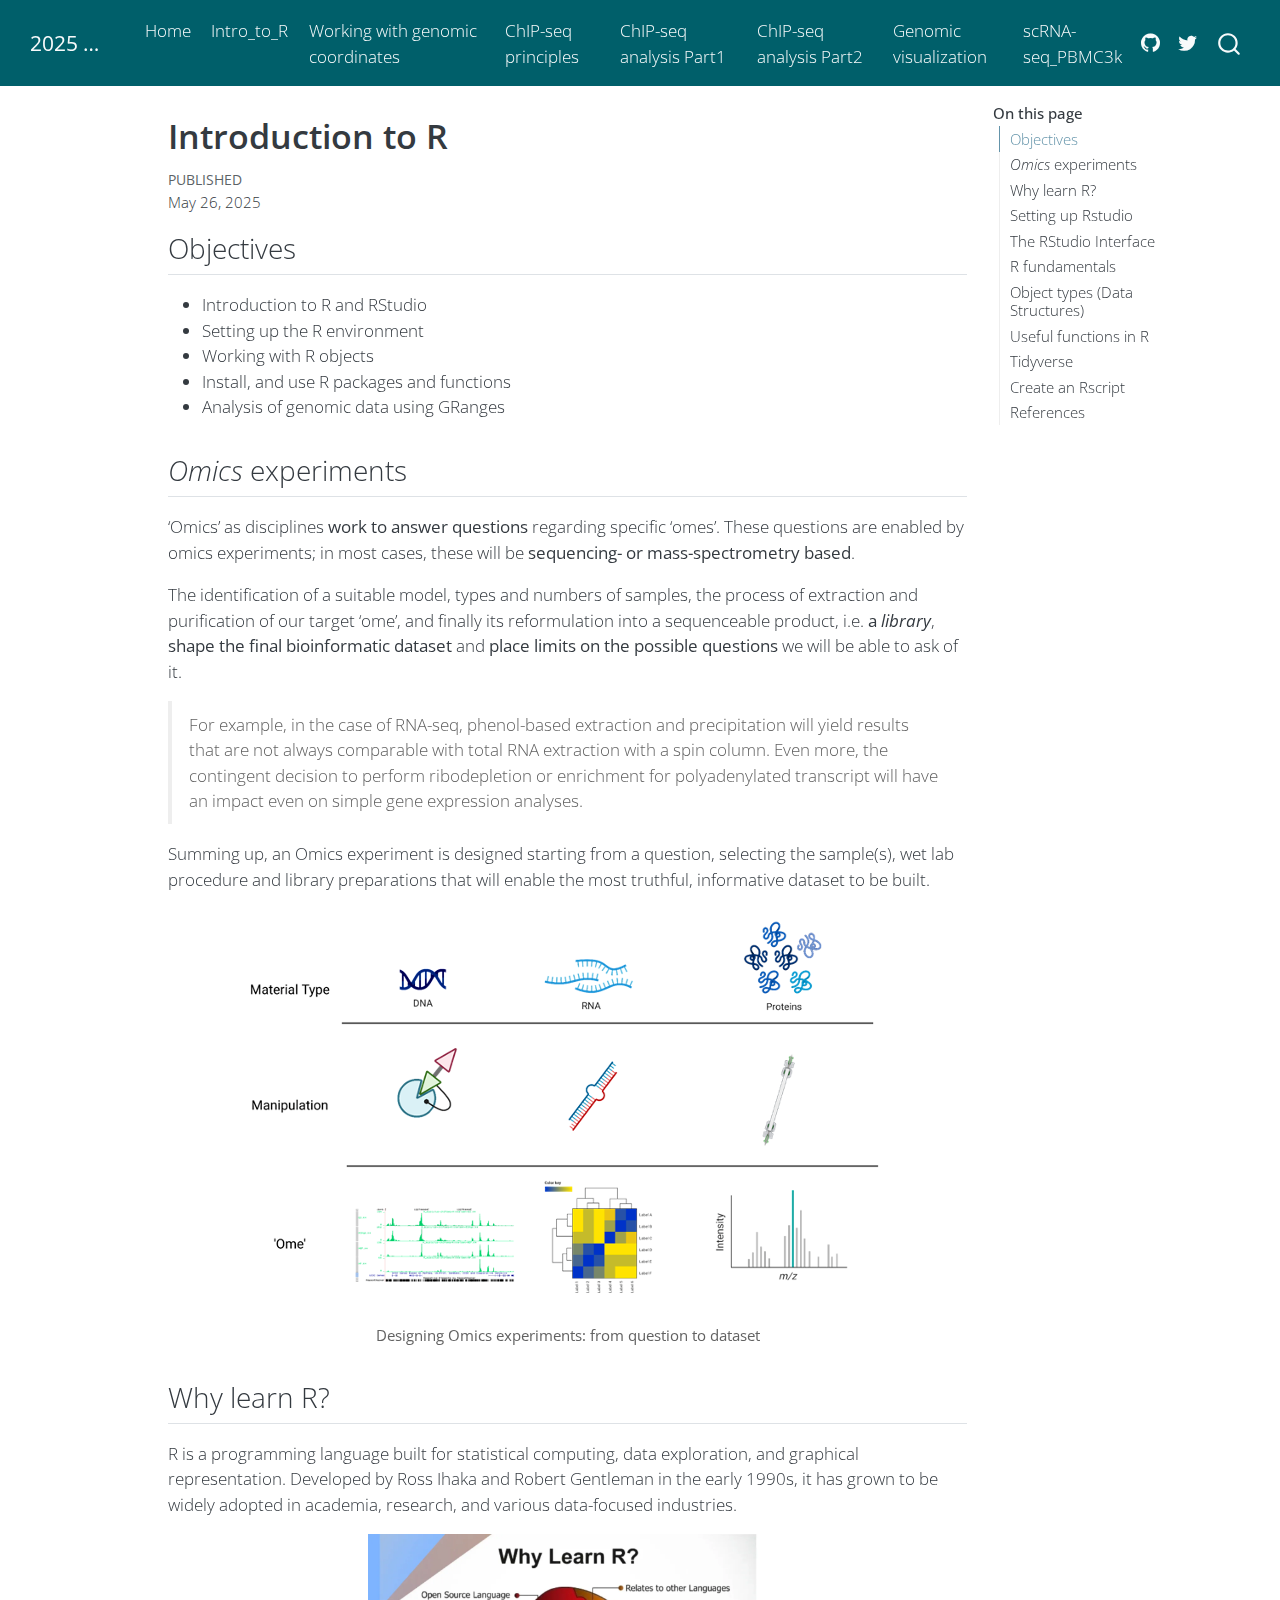
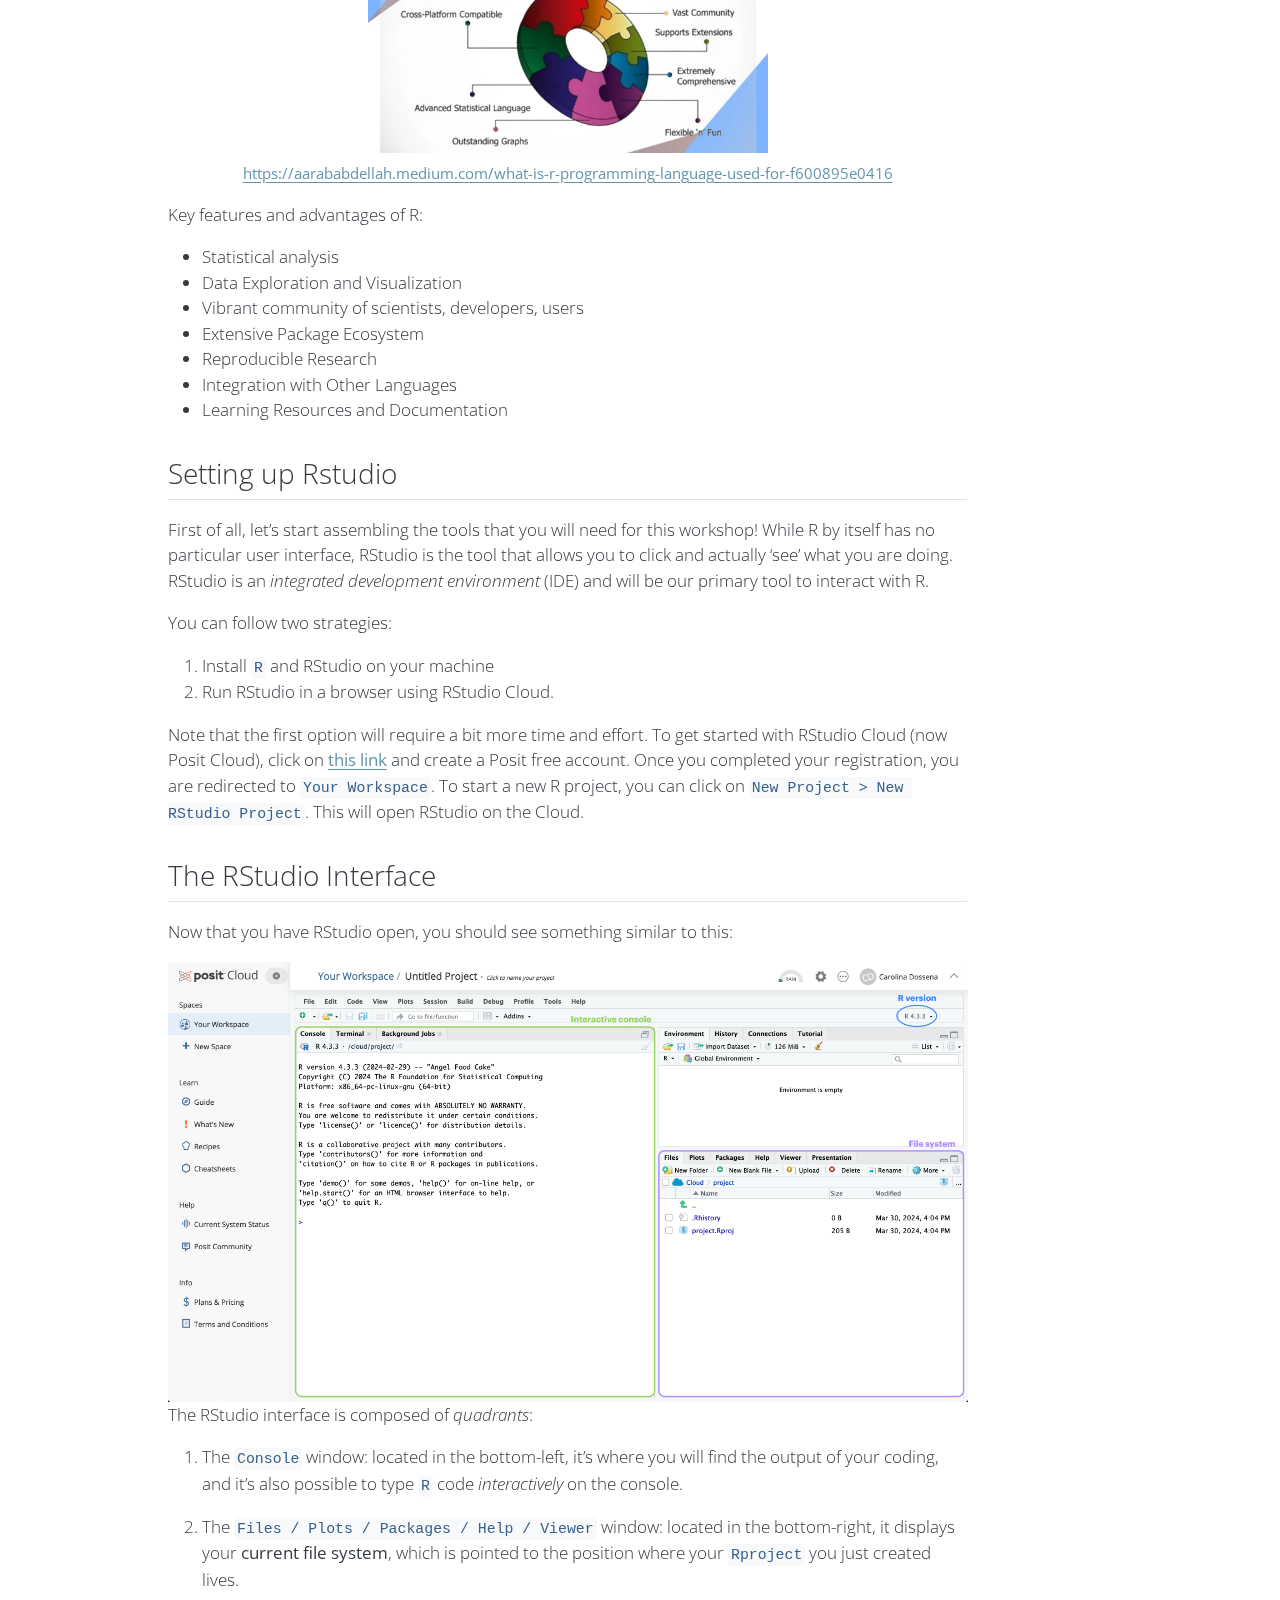
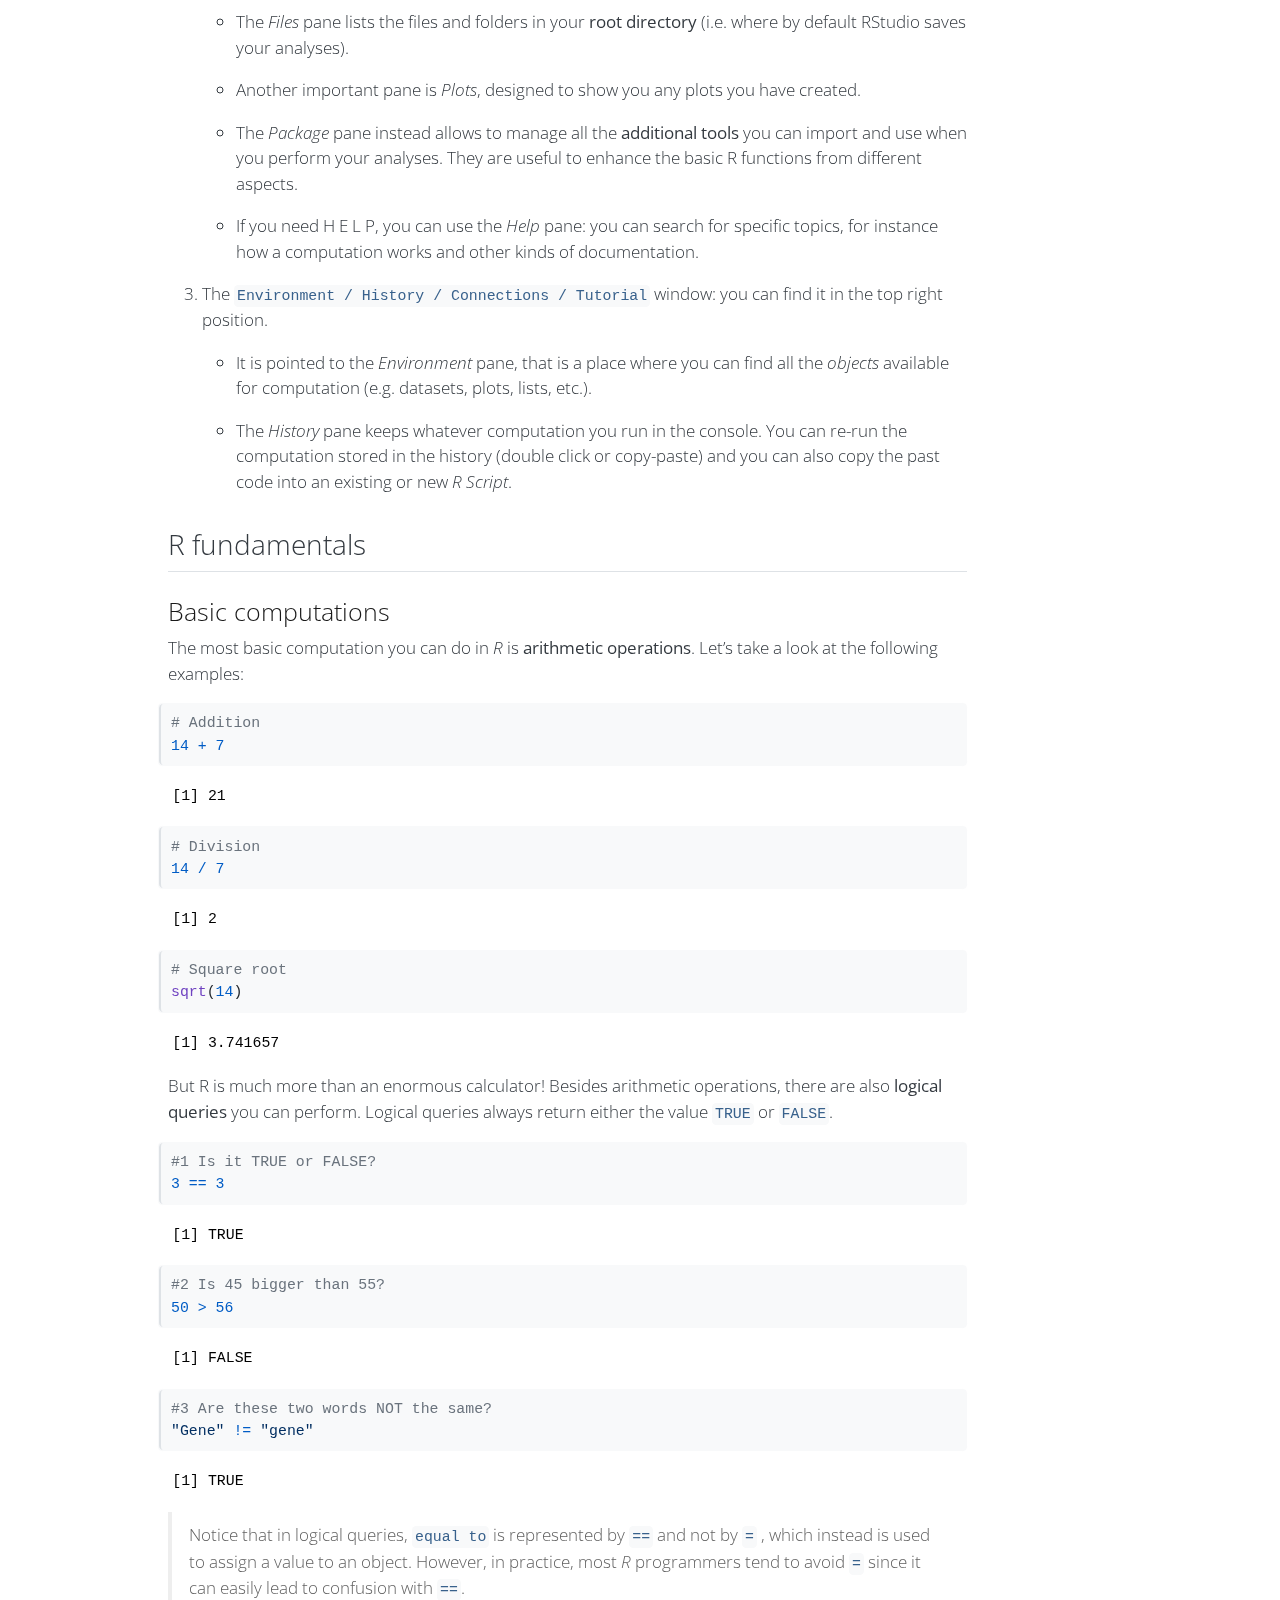
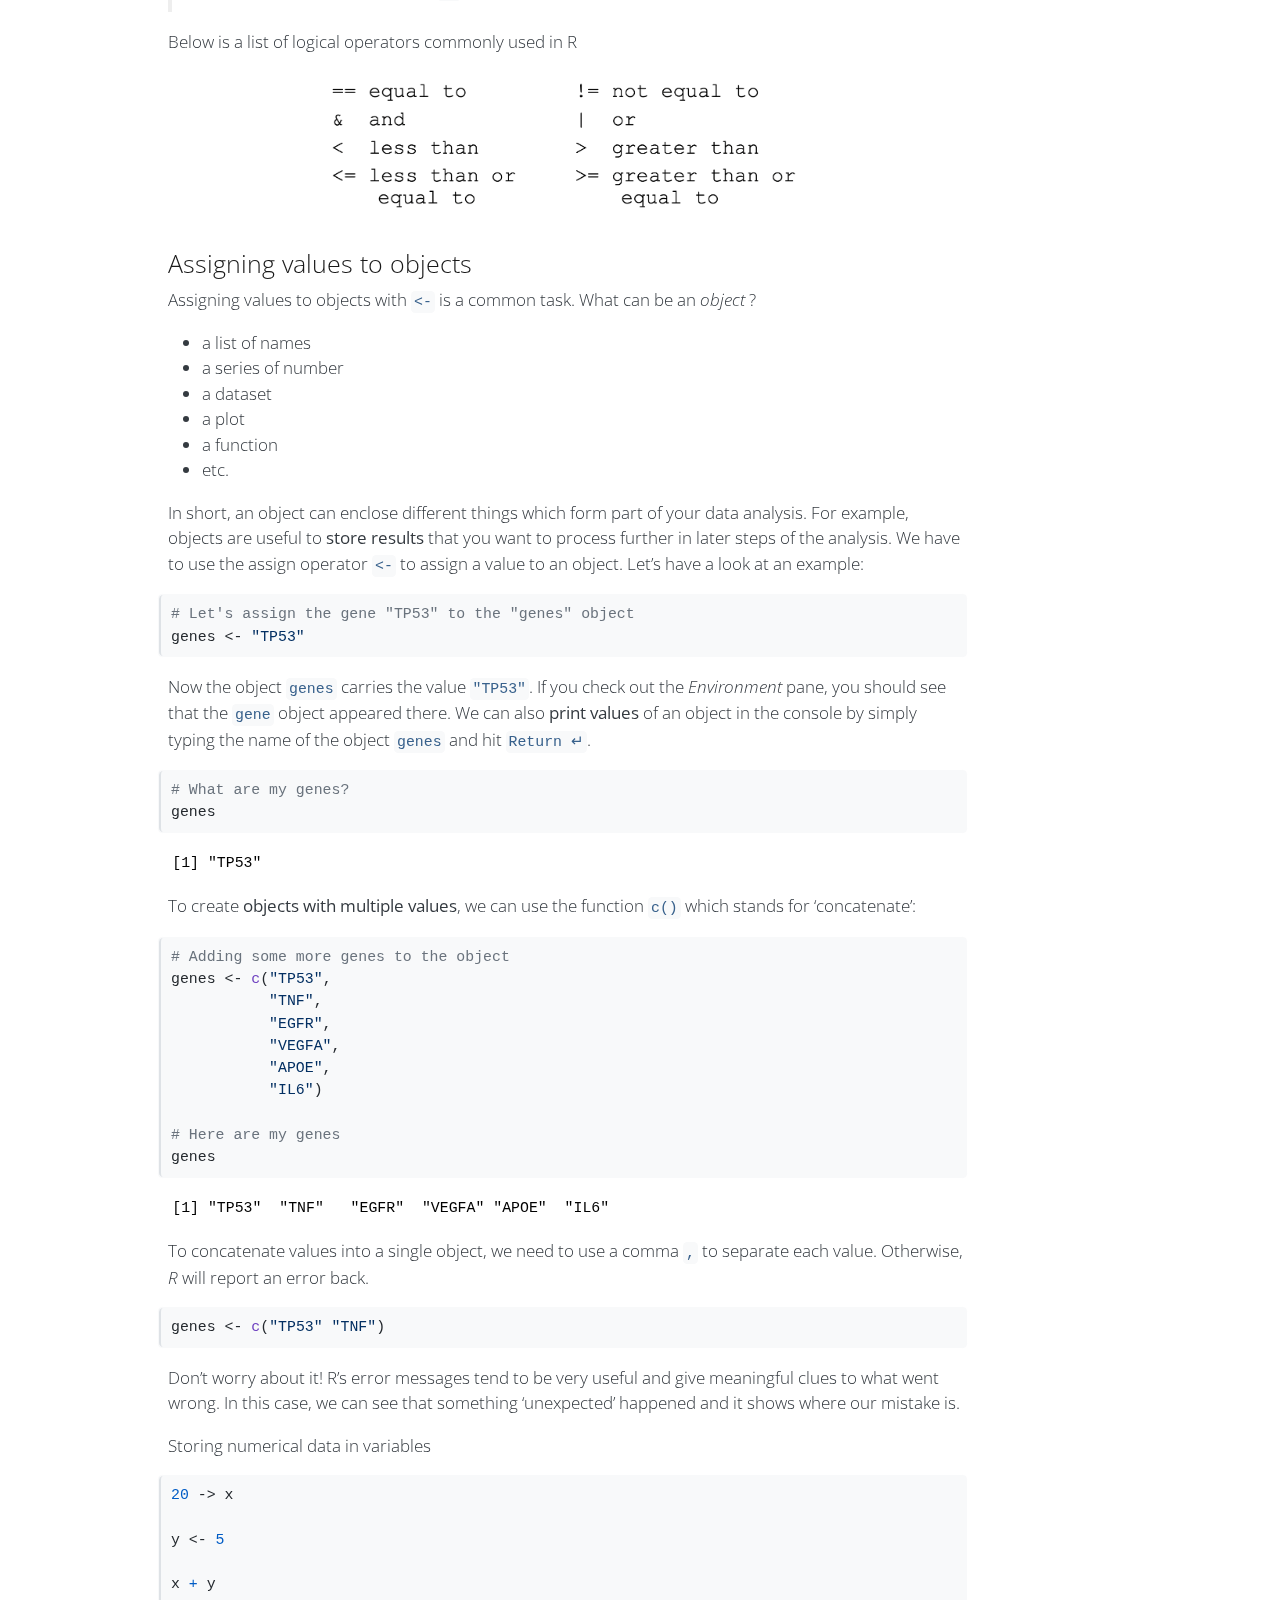
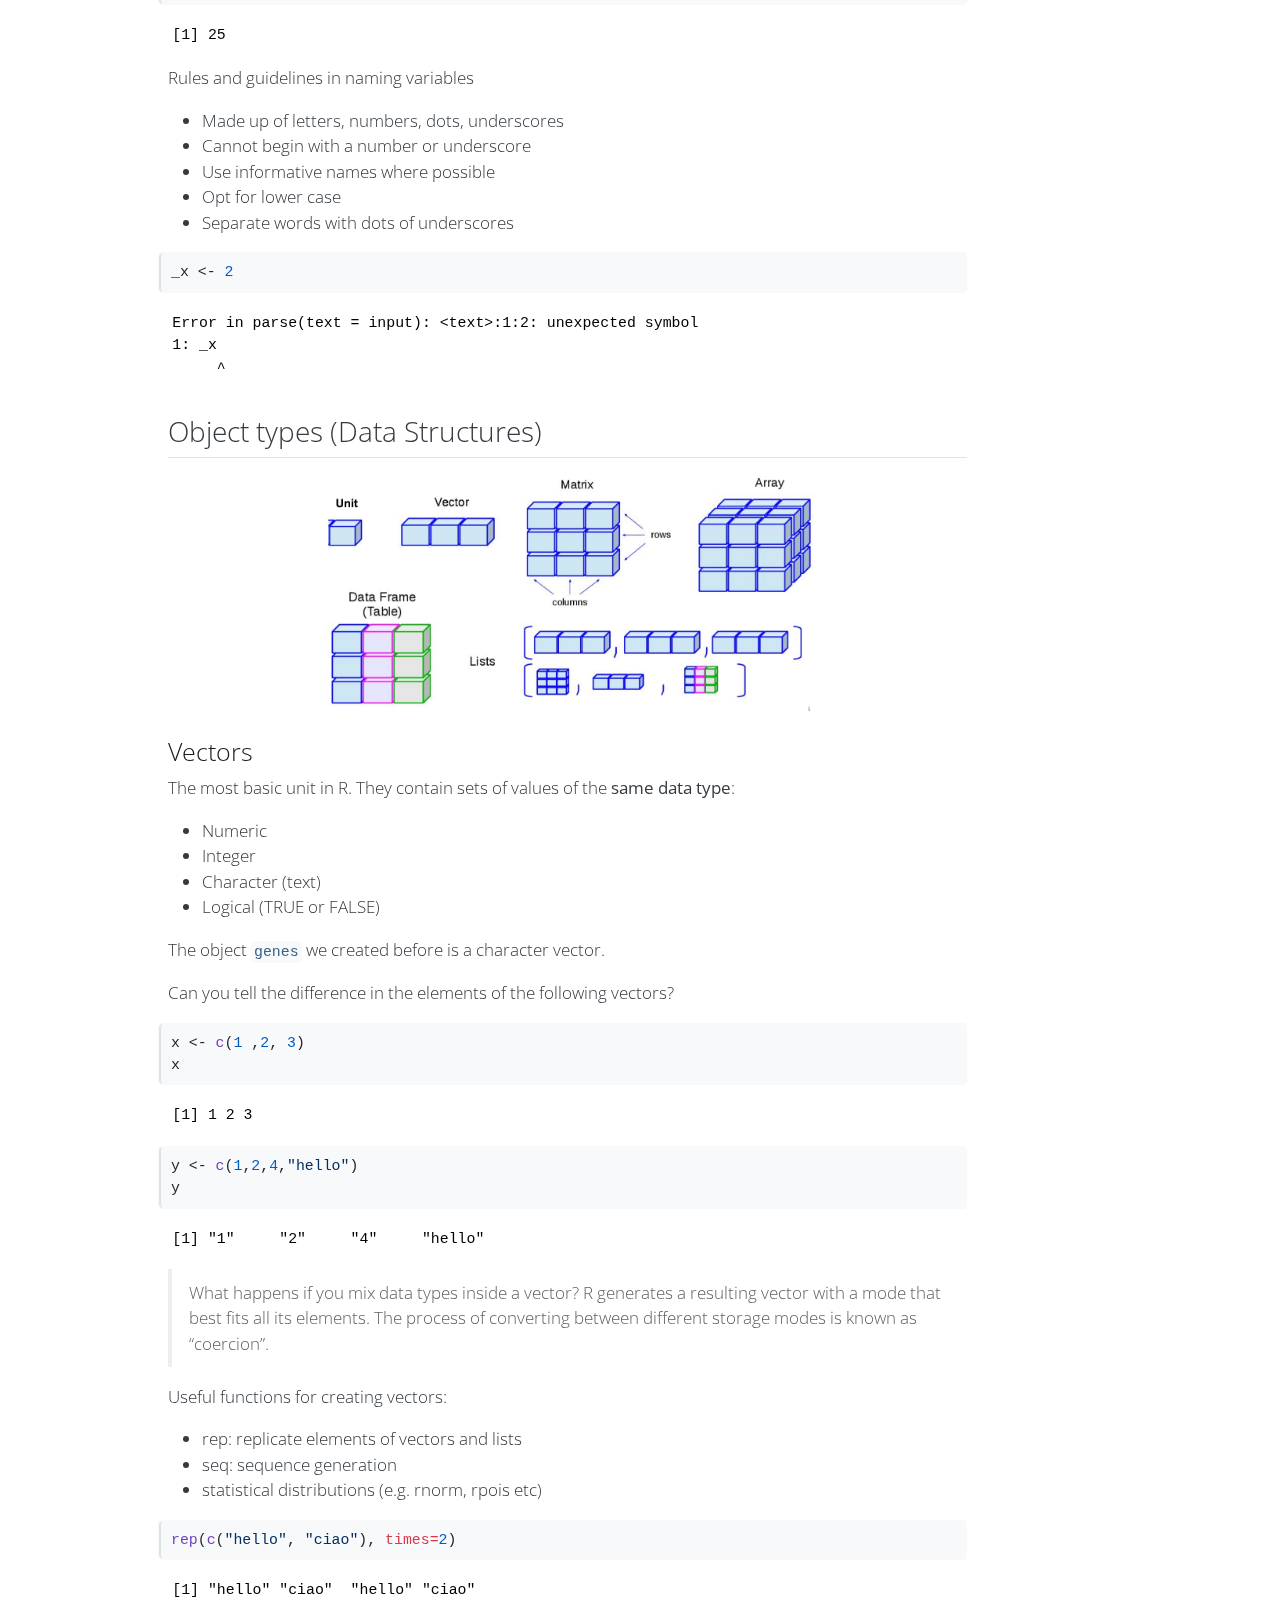
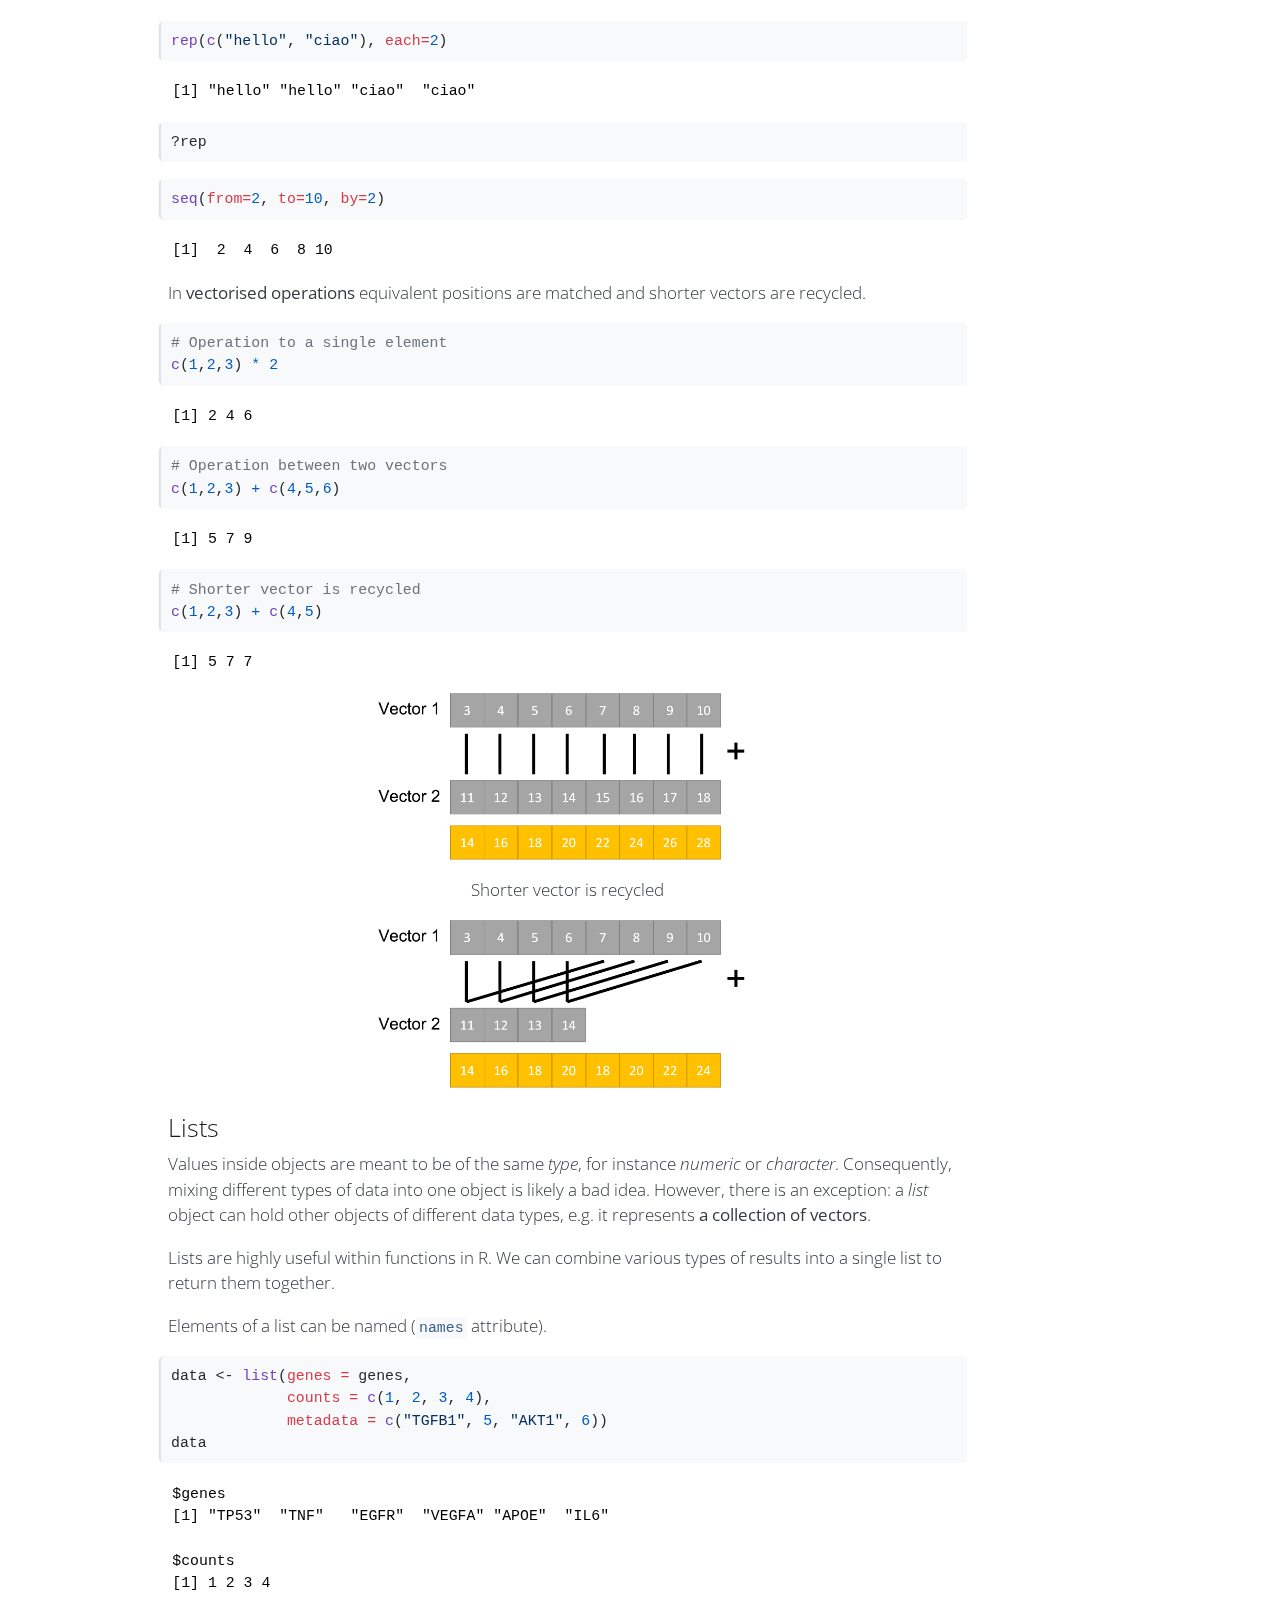
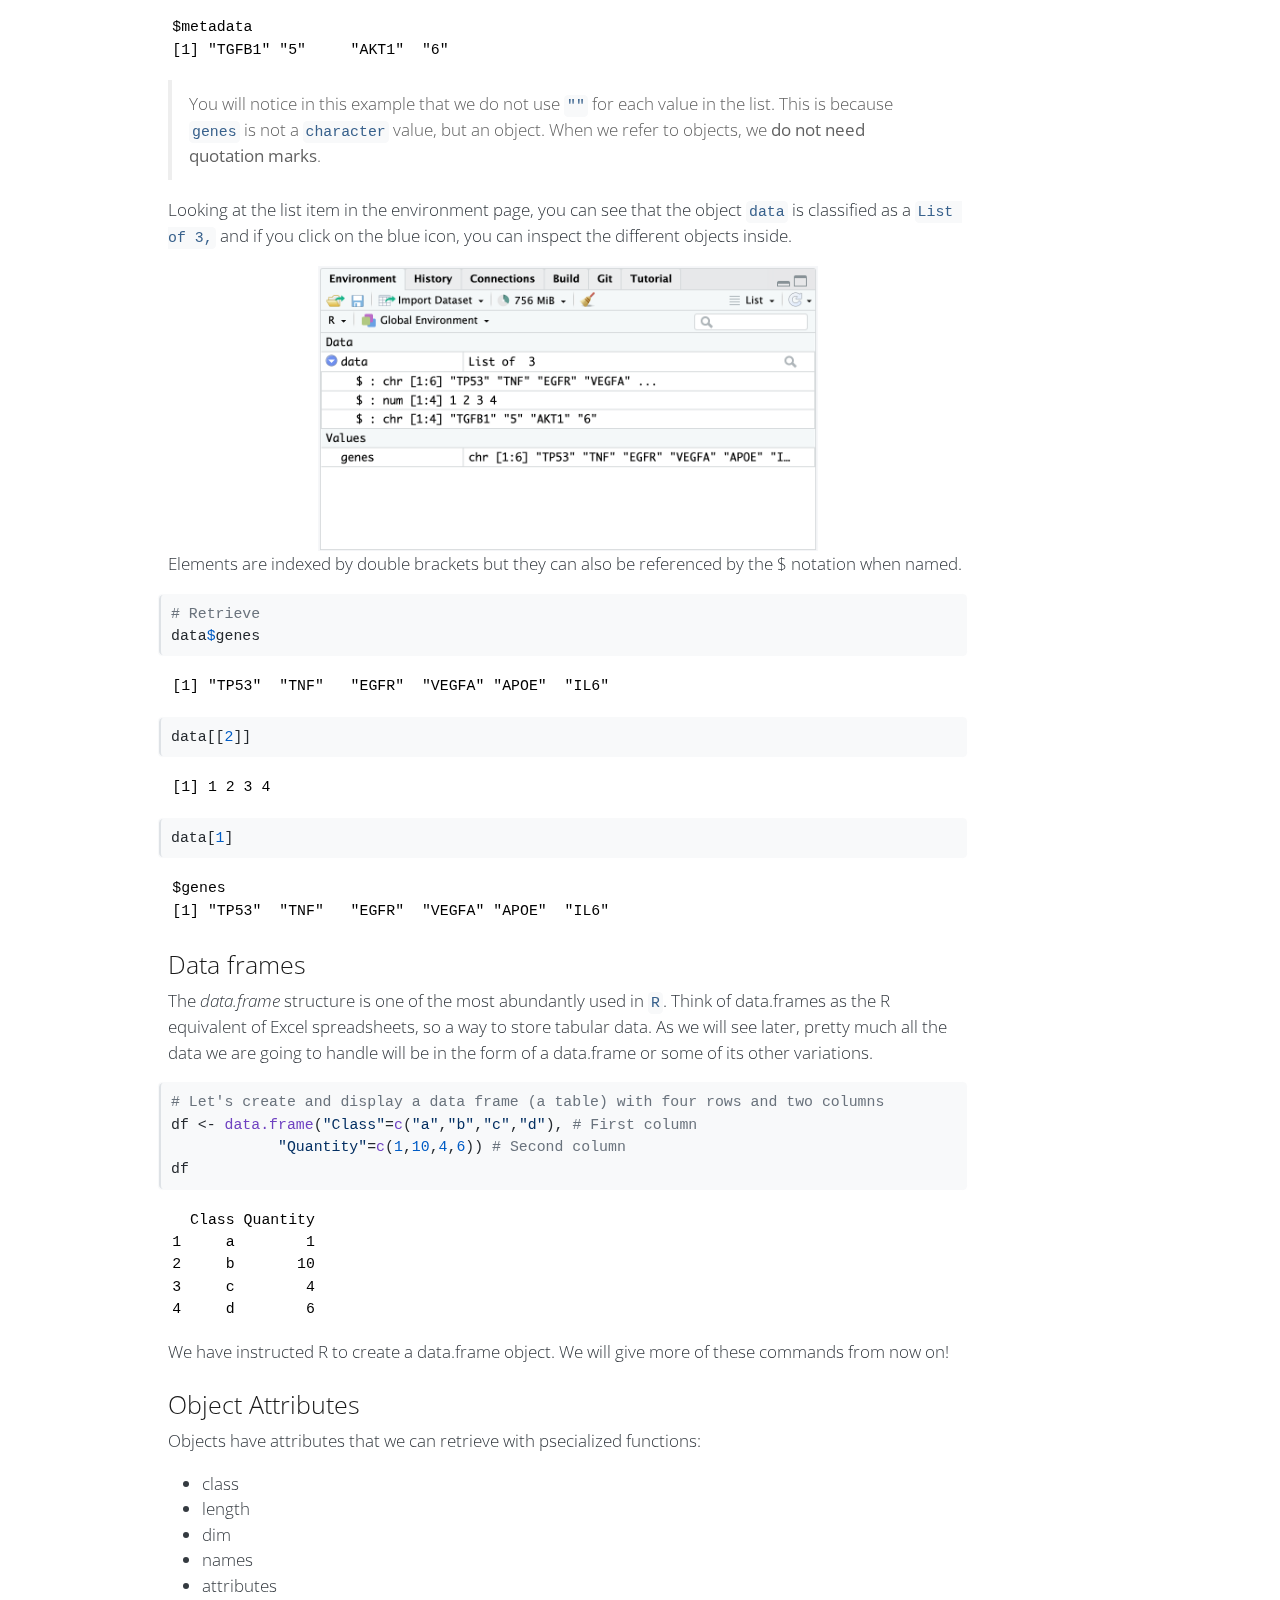
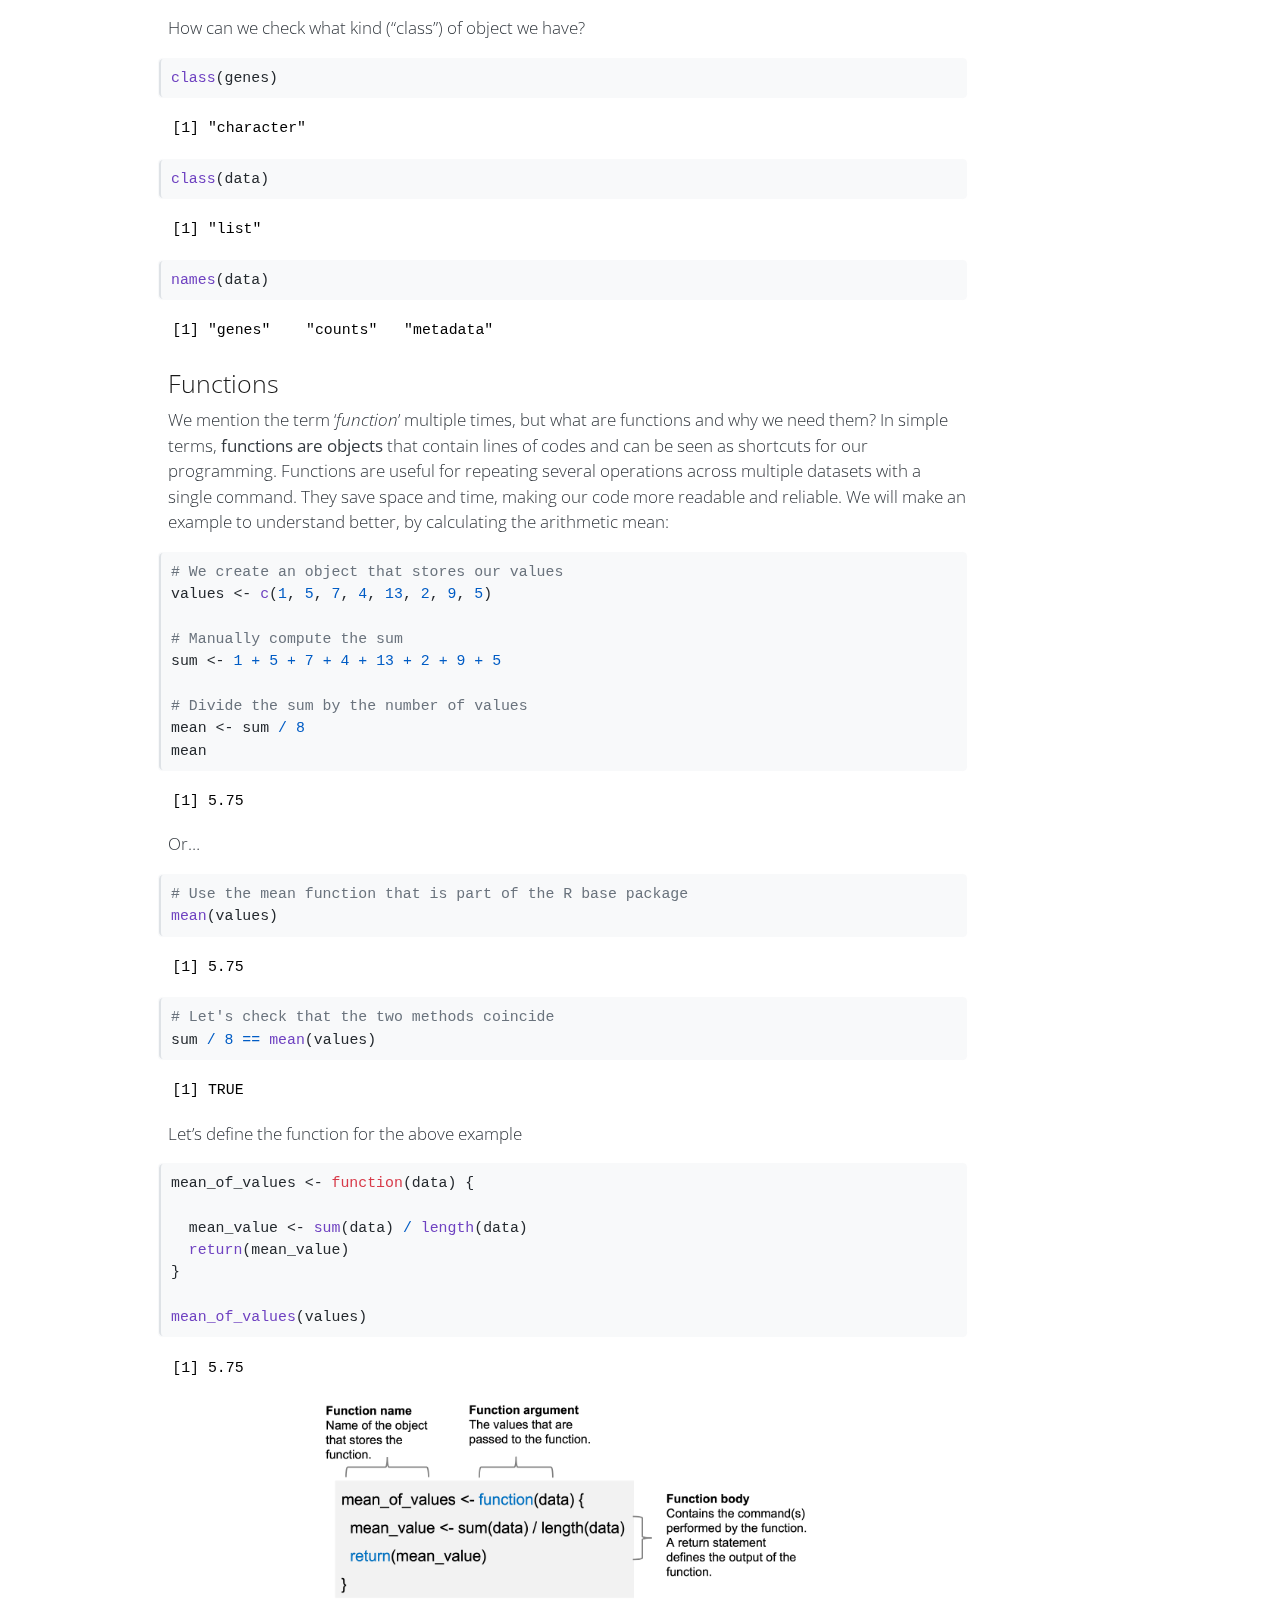
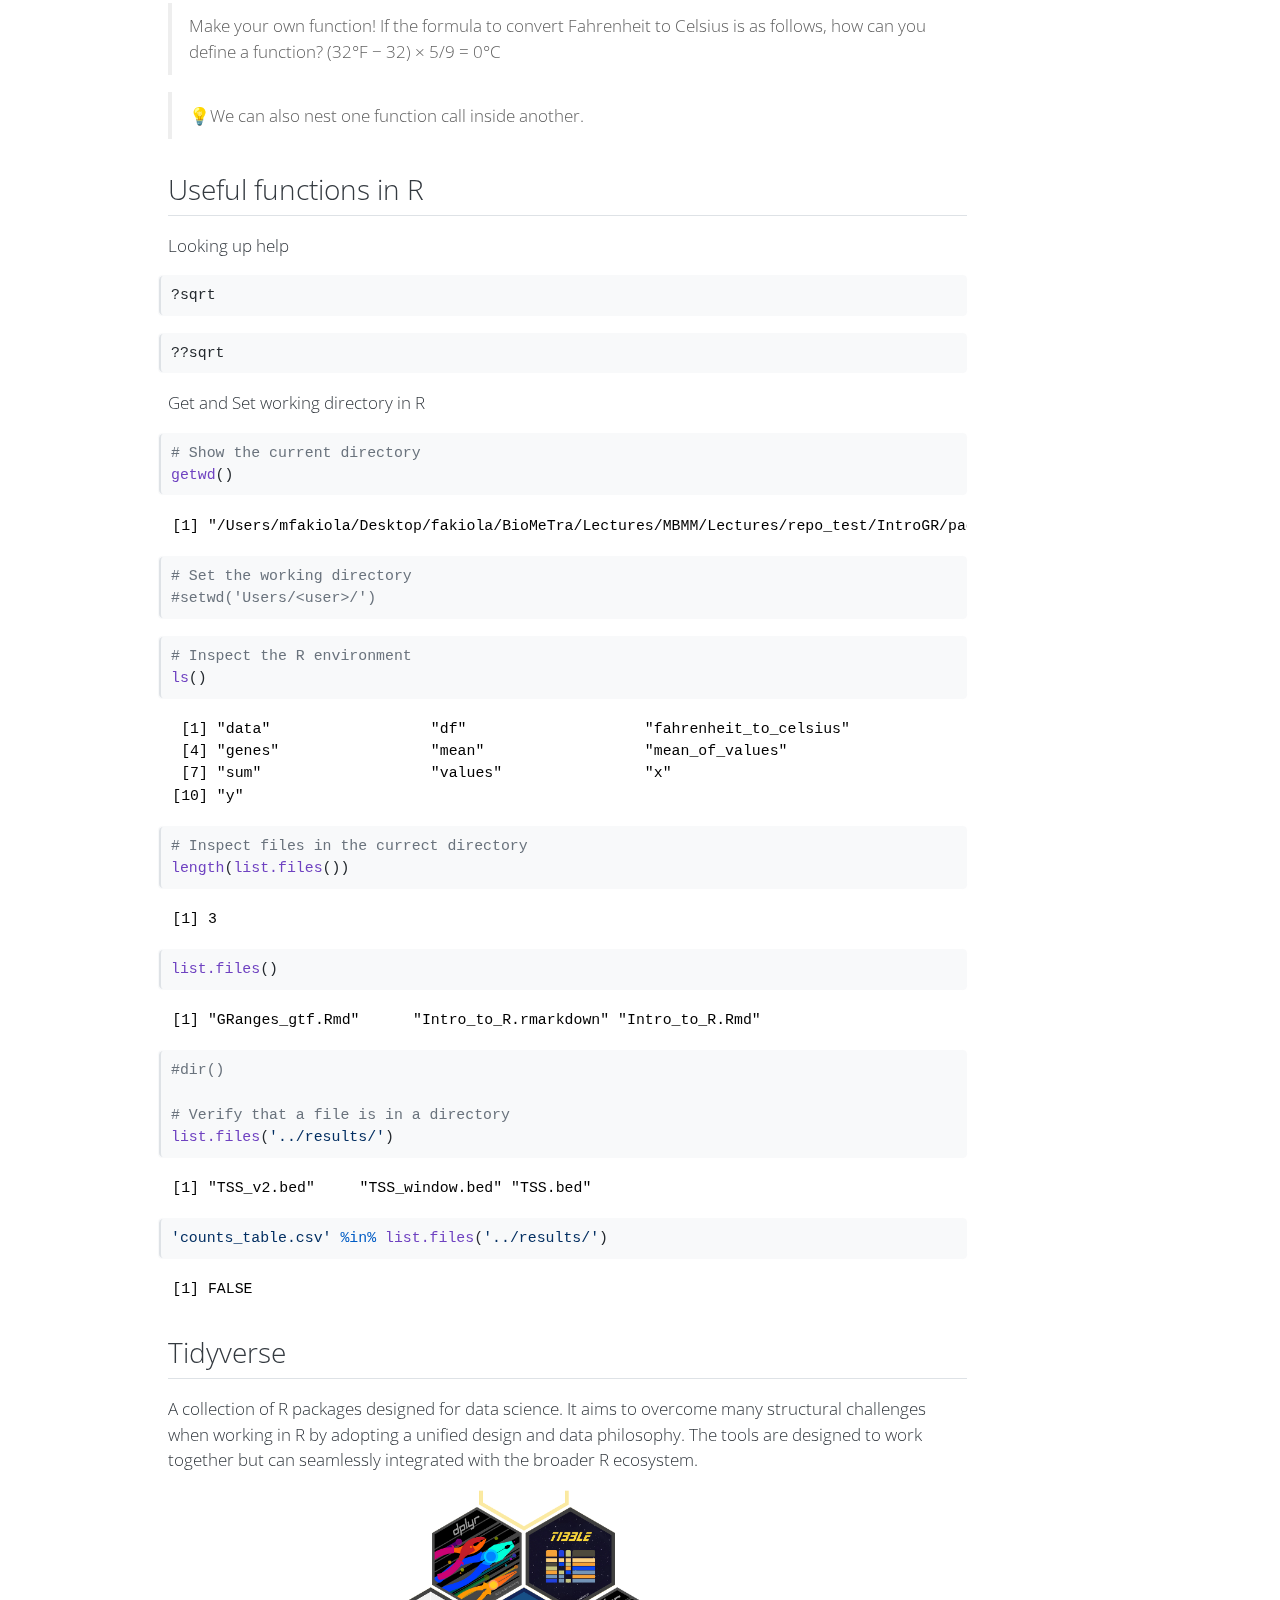
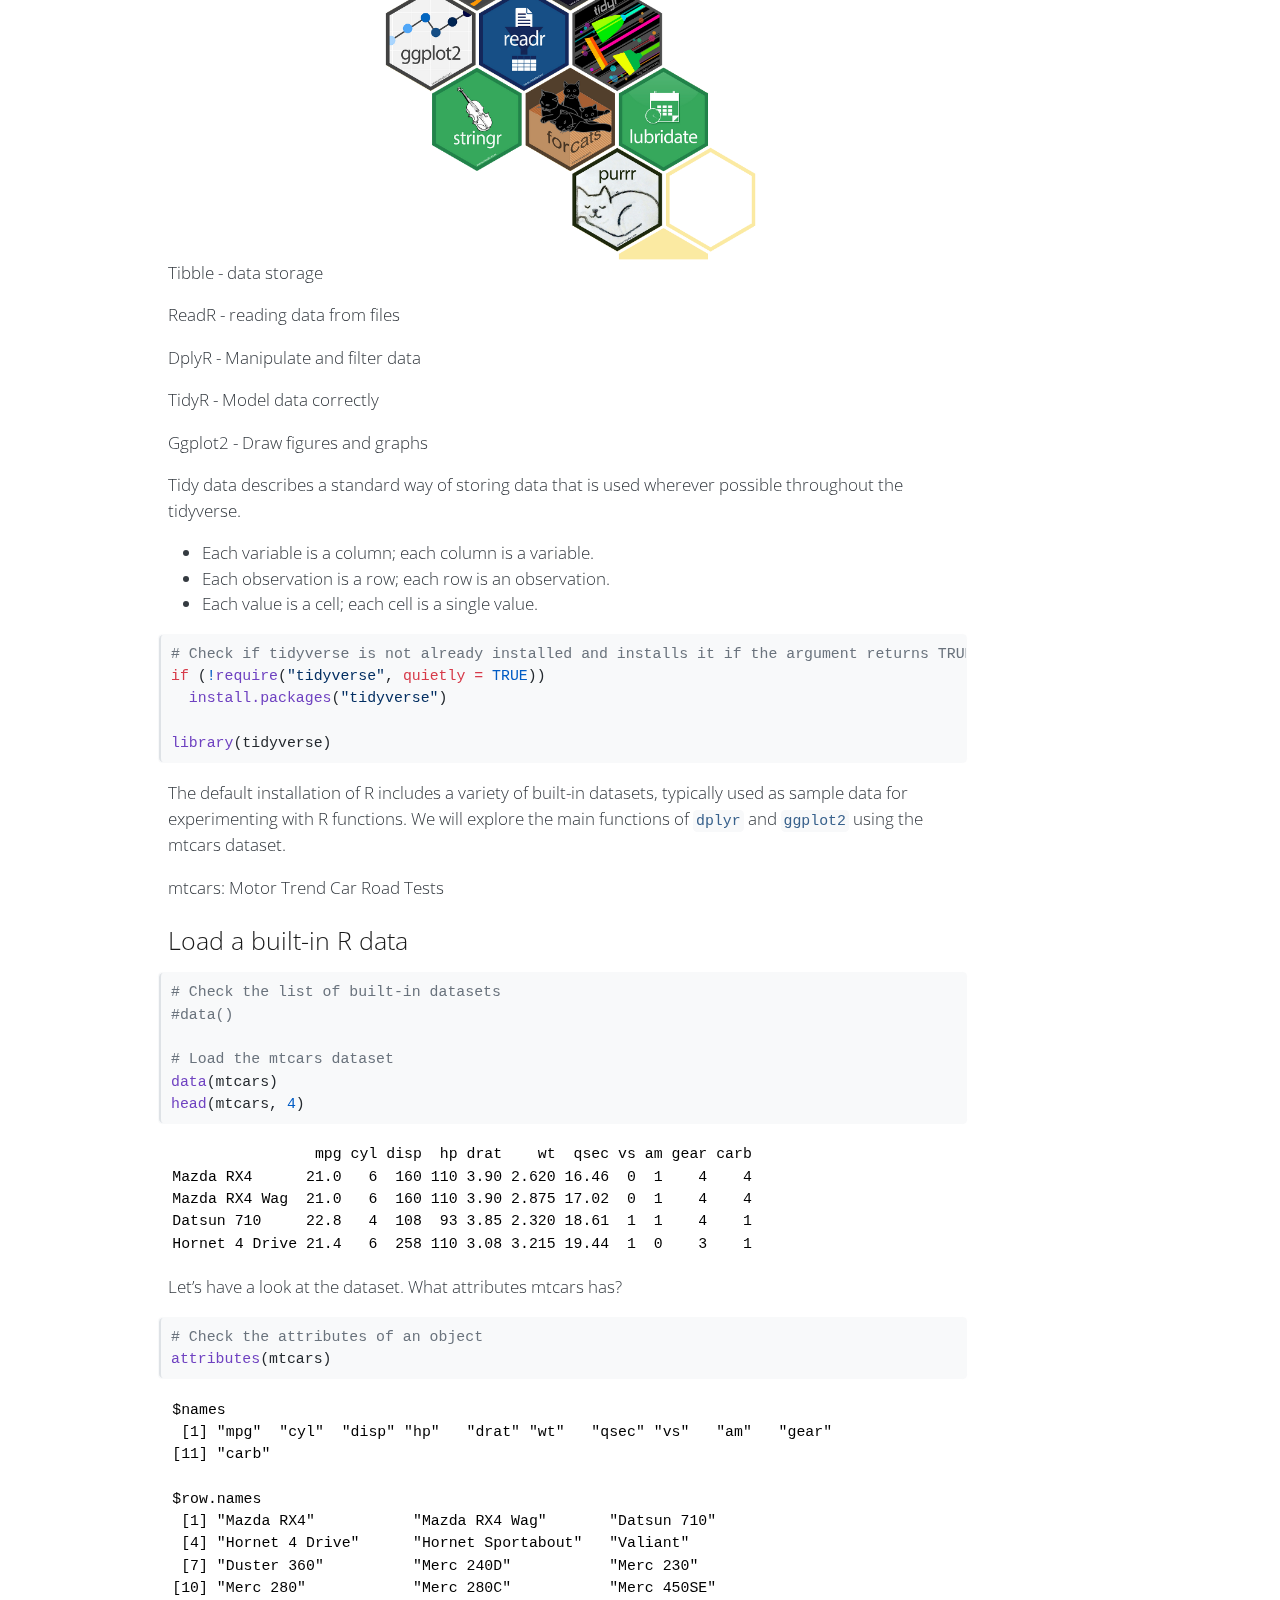
<file: docs/IntroGR/pages/Intro_to_R.html>
<!DOCTYPE html>
<html xmlns="http://www.w3.org/1999/xhtml" lang="en" xml:lang="en"><head>

<meta charset="utf-8">
<meta name="generator" content="quarto-1.6.42">

<meta name="viewport" content="width=device-width, initial-scale=1.0, user-scalable=yes">

<meta name="dcterms.date" content="2025-05-26">

<title>Introduction to R – 2025 MBMM</title>
<style>
code{white-space: pre-wrap;}
span.smallcaps{font-variant: small-caps;}
div.columns{display: flex; gap: min(4vw, 1.5em);}
div.column{flex: auto; overflow-x: auto;}
div.hanging-indent{margin-left: 1.5em; text-indent: -1.5em;}
ul.task-list{list-style: none;}
ul.task-list li input[type="checkbox"] {
  width: 0.8em;
  margin: 0 0.8em 0.2em -1em; /* quarto-specific, see https://github.com/quarto-dev/quarto-cli/issues/4556 */ 
  vertical-align: middle;
}
/* CSS for syntax highlighting */
pre > code.sourceCode { white-space: pre; position: relative; }
pre > code.sourceCode > span { line-height: 1.25; }
pre > code.sourceCode > span:empty { height: 1.2em; }
.sourceCode { overflow: visible; }
code.sourceCode > span { color: inherit; text-decoration: inherit; }
div.sourceCode { margin: 1em 0; }
pre.sourceCode { margin: 0; }
@media screen {
div.sourceCode { overflow: auto; }
}
@media print {
pre > code.sourceCode { white-space: pre-wrap; }
pre > code.sourceCode > span { display: inline-block; text-indent: -5em; padding-left: 5em; }
}
pre.numberSource code
  { counter-reset: source-line 0; }
pre.numberSource code > span
  { position: relative; left: -4em; counter-increment: source-line; }
pre.numberSource code > span > a:first-child::before
  { content: counter(source-line);
    position: relative; left: -1em; text-align: right; vertical-align: baseline;
    border: none; display: inline-block;
    -webkit-touch-callout: none; -webkit-user-select: none;
    -khtml-user-select: none; -moz-user-select: none;
    -ms-user-select: none; user-select: none;
    padding: 0 4px; width: 4em;
  }
pre.numberSource { margin-left: 3em;  padding-left: 4px; }
div.sourceCode
  {   }
@media screen {
pre > code.sourceCode > span > a:first-child::before { text-decoration: underline; }
}
</style>


<script src="../../site_libs/quarto-nav/quarto-nav.js"></script>
<script src="../../site_libs/quarto-nav/headroom.min.js"></script>
<script src="../../site_libs/clipboard/clipboard.min.js"></script>
<script src="../../site_libs/quarto-search/autocomplete.umd.js"></script>
<script src="../../site_libs/quarto-search/fuse.min.js"></script>
<script src="../../site_libs/quarto-search/quarto-search.js"></script>
<meta name="quarto:offset" content="../../">
<script src="../../site_libs/quarto-html/quarto.js"></script>
<script src="../../site_libs/quarto-html/popper.min.js"></script>
<script src="../../site_libs/quarto-html/tippy.umd.min.js"></script>
<script src="../../site_libs/quarto-html/anchor.min.js"></script>
<link href="../../site_libs/quarto-html/tippy.css" rel="stylesheet">
<link href="../../site_libs/quarto-html/quarto-syntax-highlighting-de84f8d6bb715db06a919283c2d1e787.css" rel="stylesheet" id="quarto-text-highlighting-styles">
<script src="../../site_libs/bootstrap/bootstrap.min.js"></script>
<link href="../../site_libs/bootstrap/bootstrap-icons.css" rel="stylesheet">
<link href="../../site_libs/bootstrap/bootstrap-de2f664832f57b2c83139acc48228f9e.min.css" rel="stylesheet" append-hash="true" id="quarto-bootstrap" data-mode="light">
<script id="quarto-search-options" type="application/json">{
  "location": "navbar",
  "copy-button": false,
  "collapse-after": 3,
  "panel-placement": "end",
  "type": "overlay",
  "limit": 50,
  "keyboard-shortcut": [
    "f",
    "/",
    "s"
  ],
  "show-item-context": false,
  "language": {
    "search-no-results-text": "No results",
    "search-matching-documents-text": "matching documents",
    "search-copy-link-title": "Copy link to search",
    "search-hide-matches-text": "Hide additional matches",
    "search-more-match-text": "more match in this document",
    "search-more-matches-text": "more matches in this document",
    "search-clear-button-title": "Clear",
    "search-text-placeholder": "",
    "search-detached-cancel-button-title": "Cancel",
    "search-submit-button-title": "Submit",
    "search-label": "Search"
  }
}</script>


</head>

<body class="nav-fixed">

<div id="quarto-search-results"></div>
  <header id="quarto-header" class="headroom fixed-top">
    <nav class="navbar navbar-expand-lg " data-bs-theme="dark">
      <div class="navbar-container container-fluid">
      <div class="navbar-brand-container mx-auto">
    <a class="navbar-brand" href="../../index.html">
    <span class="navbar-title">2025 MBMM</span>
    </a>
  </div>
            <div id="quarto-search" class="" title="Search"></div>
          <button class="navbar-toggler" type="button" data-bs-toggle="collapse" data-bs-target="#navbarCollapse" aria-controls="navbarCollapse" role="menu" aria-expanded="false" aria-label="Toggle navigation" onclick="if (window.quartoToggleHeadroom) { window.quartoToggleHeadroom(); }">
  <span class="navbar-toggler-icon"></span>
</button>
          <div class="collapse navbar-collapse" id="navbarCollapse">
            <ul class="navbar-nav navbar-nav-scroll me-auto">
  <li class="nav-item">
    <a class="nav-link" href="../../pages/index.html"> 
<span class="menu-text">Home</span></a>
  </li>  
  <li class="nav-item">
    <a class="nav-link active" href="../../IntroGR/pages/Intro_to_R.html" aria-current="page"> 
<span class="menu-text">Intro_to_R</span></a>
  </li>  
  <li class="nav-item">
    <a class="nav-link" href="../../IntroGR/pages/GRanges_gtf.html"> 
<span class="menu-text">Working with genomic coordinates</span></a>
  </li>  
  <li class="nav-item">
    <a class="nav-link" href="../../ChIP-seq_analysis/pages/ChIP-seq_principles.html"> 
<span class="menu-text">ChIP-seq principles</span></a>
  </li>  
  <li class="nav-item">
    <a class="nav-link" href="../../ChIP-seq_analysis/pages/ChIP-seq_analysis_part1.html"> 
<span class="menu-text">ChIP-seq analysis Part1</span></a>
  </li>  
  <li class="nav-item">
    <a class="nav-link" href="../../ChIP-seq_analysis/pages/ChIP-seq_analysis_part2.html"> 
<span class="menu-text">ChIP-seq analysis Part2</span></a>
  </li>  
  <li class="nav-item">
    <a class="nav-link" href="../../Gviz/pages/Genomic_overviews_with_Gviz.html"> 
<span class="menu-text">Genomic visualization</span></a>
  </li>  
  <li class="nav-item">
    <a class="nav-link" href="../../PBMC3k/pages/scRNA-seq_PBMC3k.html"> 
<span class="menu-text">scRNA-seq_PBMC3k</span></a>
  </li>  
</ul>
            <ul class="navbar-nav navbar-nav-scroll ms-auto">
  <li class="nav-item compact">
    <a class="nav-link" href="https://github.com/paganilab"> <i class="bi bi-github" role="img">
</i> 
<span class="menu-text"></span></a>
  </li>  
  <li class="nav-item compact">
    <a class="nav-link" href="https://twitter.com/LabPagani"> <i class="bi bi-twitter" role="img">
</i> 
<span class="menu-text"></span></a>
  </li>  
</ul>
          </div> <!-- /navcollapse -->
            <div class="quarto-navbar-tools">
</div>
      </div> <!-- /container-fluid -->
    </nav>
</header>
<!-- content -->
<div id="quarto-content" class="quarto-container page-columns page-rows-contents page-layout-article page-navbar">
<!-- sidebar -->
<!-- margin-sidebar -->
    <div id="quarto-margin-sidebar" class="sidebar margin-sidebar">
        <nav id="TOC" role="doc-toc" class="toc-active">
    <h2 id="toc-title">On this page</h2>
   
  <ul>
  <li><a href="#objectives" id="toc-objectives" class="nav-link active" data-scroll-target="#objectives">Objectives</a></li>
  <li><a href="#omics-experiments" id="toc-omics-experiments" class="nav-link" data-scroll-target="#omics-experiments"><em>Omics</em> experiments</a></li>
  <li><a href="#why-learn-r" id="toc-why-learn-r" class="nav-link" data-scroll-target="#why-learn-r">Why learn R?</a></li>
  <li><a href="#setting-up-rstudio" id="toc-setting-up-rstudio" class="nav-link" data-scroll-target="#setting-up-rstudio">Setting up Rstudio</a></li>
  <li><a href="#the-rstudio-interface" id="toc-the-rstudio-interface" class="nav-link" data-scroll-target="#the-rstudio-interface">The RStudio Interface</a></li>
  <li><a href="#r-fundamentals" id="toc-r-fundamentals" class="nav-link" data-scroll-target="#r-fundamentals">R fundamentals</a>
  <ul class="collapse">
  <li><a href="#basic-computations" id="toc-basic-computations" class="nav-link" data-scroll-target="#basic-computations">Basic computations</a></li>
  <li><a href="#assigning-values-to-objects" id="toc-assigning-values-to-objects" class="nav-link" data-scroll-target="#assigning-values-to-objects">Assigning values to objects</a></li>
  </ul></li>
  <li><a href="#object-types-data-structures" id="toc-object-types-data-structures" class="nav-link" data-scroll-target="#object-types-data-structures">Object types (Data Structures)</a>
  <ul class="collapse">
  <li><a href="#vectors" id="toc-vectors" class="nav-link" data-scroll-target="#vectors">Vectors</a></li>
  <li><a href="#lists" id="toc-lists" class="nav-link" data-scroll-target="#lists">Lists</a></li>
  <li><a href="#data-frames" id="toc-data-frames" class="nav-link" data-scroll-target="#data-frames">Data frames</a></li>
  <li><a href="#object-attributes" id="toc-object-attributes" class="nav-link" data-scroll-target="#object-attributes">Object Attributes</a></li>
  <li><a href="#functions" id="toc-functions" class="nav-link" data-scroll-target="#functions">Functions</a></li>
  </ul></li>
  <li><a href="#useful-functions-in-r" id="toc-useful-functions-in-r" class="nav-link" data-scroll-target="#useful-functions-in-r">Useful functions in R</a></li>
  <li><a href="#tidyverse" id="toc-tidyverse" class="nav-link" data-scroll-target="#tidyverse">Tidyverse</a>
  <ul class="collapse">
  <li><a href="#load-a-built-in-r-data" id="toc-load-a-built-in-r-data" class="nav-link" data-scroll-target="#load-a-built-in-r-data">Load a built-in R data</a></li>
  <li><a href="#dplyr" id="toc-dplyr" class="nav-link" data-scroll-target="#dplyr">dplyr</a></li>
  <li><a href="#ggplot2" id="toc-ggplot2" class="nav-link" data-scroll-target="#ggplot2">ggplot2</a></li>
  </ul></li>
  <li><a href="#create-an-rscript" id="toc-create-an-rscript" class="nav-link" data-scroll-target="#create-an-rscript">Create an Rscript</a></li>
  <li><a href="#references" id="toc-references" class="nav-link" data-scroll-target="#references">References</a></li>
  </ul>
</nav>
    </div>
<!-- main -->
<main class="content" id="quarto-document-content">

<header id="title-block-header" class="quarto-title-block default">
<div class="quarto-title">
<h1 class="title">Introduction to R</h1>
</div>



<div class="quarto-title-meta">

    
    <div>
    <div class="quarto-title-meta-heading">Published</div>
    <div class="quarto-title-meta-contents">
      <p class="date">May 26, 2025</p>
    </div>
  </div>
  
    
  </div>
  


</header>


<style>
div.col pre { background-color:lightpink; }
div.col pre.r { background-color:white; }
</style>
<section id="objectives" class="level2">
<h2 class="anchored" data-anchor-id="objectives">Objectives</h2>
<ul>
<li>Introduction to R and RStudio</li>
<li>Setting up the R environment</li>
<li>Working with R objects</li>
<li>Install, and use R packages and functions</li>
<li>Analysis of genomic data using GRanges</li>
</ul>
</section>
<section id="omics-experiments" class="level2">
<h2 class="anchored" data-anchor-id="omics-experiments"><em>Omics</em> experiments</h2>
<p>‘Omics’ as disciplines <strong>work to</strong> <strong>answer questions</strong> regarding specific ‘omes’. These questions are enabled by omics experiments; in most cases, these will be <strong>sequencing- or mass-spectrometry based</strong>.</p>
<p>The identification of a suitable model, types and numbers of samples, the process of extraction and purification of our target ‘ome’, and finally its reformulation into a sequenceable product, i.e.&nbsp;<strong>a <em>library</em></strong>, <strong>shape the final bioinformatic dataset</strong> and <strong>place limits on the possible questions</strong> we will be able to ask of it.</p>
<blockquote class="blockquote">
<p>For example, in the case of RNA-seq, phenol-based extraction and precipitation will yield results that are not always comparable with total RNA extraction with a spin column. Even more, the contingent decision to perform ribodepletion or enrichment for polyadenylated transcript will have an impact even on simple gene expression analyses.</p>
</blockquote>
<p>Summing up, an Omics experiment is designed starting from a question, selecting the sample(s), wet lab procedure and library preparations that will enable the most truthful, informative dataset to be built.</p>
<center>
<div class="quarto-figure quarto-figure-center">
<figure class="figure">
<p><img src="../pics/the_omics_design.png" class="img-fluid figure-img"></p>
<figcaption><strong>Designing Omics experiments: from question to dataset</strong></figcaption>
</figure>
</div>
</center>
</section>
<section id="why-learn-r" class="level2">
<h2 class="anchored" data-anchor-id="why-learn-r">Why learn R?</h2>
<p>R is a programming language built for statistical computing, data exploration, and graphical representation. Developed by Ross Ihaka and Robert Gentleman in the early 1990s, it has grown to be widely adopted in academia, research, and various data-focused industries.</p>
<center>
<div class="quarto-figure quarto-figure-center">
<figure class="figure">
<p><img src="../pics/Why_learn_R.webp" class="img-fluid figure-img" width="400"></p>
<figcaption><a href="https://aarababdellah.medium.com/what-is-r-programming-language-used-for-f600895e0416" class="uri">https://aarababdellah.medium.com/what-is-r-programming-language-used-for-f600895e0416</a></figcaption>
</figure>
</div>
</center>
<p>Key features and advantages of R:</p>
<ul>
<li>Statistical analysis</li>
<li>Data Exploration and Visualization</li>
<li>Vibrant community of scientists, developers, users</li>
<li>Extensive Package Ecosystem</li>
<li>Reproducible Research</li>
<li>Integration with Other Languages</li>
<li>Learning Resources and Documentation</li>
</ul>
</section>
<section id="setting-up-rstudio" class="level2">
<h2 class="anchored" data-anchor-id="setting-up-rstudio">Setting up Rstudio</h2>
<p>First of all, let’s start assembling the tools that you will need for this workshop! While R by itself has no particular user interface, RStudio is the tool that allows you to click and actually ‘see’ what you are doing. RStudio is an <em>integrated development environment</em> (IDE) and will be our primary tool to interact with R.</p>
<p>You can follow two strategies:</p>
<ol type="1">
<li>Install <code>R</code> and RStudio on your machine</li>
<li>Run RStudio in a browser using RStudio Cloud.</li>
</ol>
<p>Note that the first option will require a bit more time and effort. To get started with RStudio Cloud (now Posit Cloud), click on <a href="https://posit.cloud/plans/free">this link</a> and create a Posit free account. Once you completed your registration, you are redirected to <code>Your Workspace</code>. To start a new R project, you can click on <code>New Project &gt; New RStudio Project</code>. This will open RStudio on the Cloud.</p>
</section>
<section id="the-rstudio-interface" class="level2">
<h2 class="anchored" data-anchor-id="the-rstudio-interface">The RStudio Interface</h2>
<p>Now that you have RStudio open, you should see something similar to this:</p>
<center>
<img src="../pics/posit_interface.png" width="800">
</center>
<p>The RStudio interface is composed of <em>quadrants</em>:</p>
<ol type="1">
<li><p>The <code>Console</code> window: located in the bottom-left, it’s where you will find the output of your coding, and it’s also possible to type <code>R</code> code <em>interactively</em> on the console.</p></li>
<li><p>The <code>Files / Plots / Packages / Help / Viewer</code> window: located in the bottom-right, it displays your <strong>current file system</strong>, which is pointed to the position where your <code>Rproject</code> you just created lives.</p>
<ul>
<li><p>The <em>Files</em> pane lists the files and folders in your <strong>root directory</strong> (i.e.&nbsp;where by default RStudio saves your analyses).</p></li>
<li><p>Another important pane is <em>Plots</em>, designed to show you any plots you have created.</p></li>
<li><p>The <em>Package</em> pane instead allows to manage all the <strong>additional tools</strong> you can import and use when you perform your analyses. They are useful to enhance the basic R functions from different aspects.</p></li>
<li><p>If you need H E L P, you can use the <em>Help</em> pane: you can search for specific topics, for instance how a computation works and other kinds of documentation.</p></li>
</ul></li>
<li><p>The <code>Environment / History / Connections / Tutorial</code> window: you can find it in the top right position.</p>
<ul>
<li><p>It is pointed to the <em>Environment</em> pane, that is a place where you can find all the <em>objects</em> available for computation (e.g.&nbsp;datasets, plots, lists, etc.).</p></li>
<li><p>The <em>History</em> pane keeps whatever computation you run in the console. You can re-run the computation stored in the history (double click or copy-paste) and you can also copy the past code into an existing or new <em>R Script</em>.</p></li>
</ul></li>
</ol>
</section>
<section id="r-fundamentals" class="level2">
<h2 class="anchored" data-anchor-id="r-fundamentals">R fundamentals</h2>
<section id="basic-computations" class="level3">
<h3 class="anchored" data-anchor-id="basic-computations">Basic computations</h3>
<p>The most basic computation you can do in <em>R</em> is <strong>arithmetic operations</strong>. Let’s take a look at the following examples:</p>
<div class="cell" data-layout-align="center">
<div class="sourceCode cell-code" id="cb1"><pre class="sourceCode r code-with-copy"><code class="sourceCode r"><span id="cb1-1"><a href="#cb1-1" aria-hidden="true" tabindex="-1"></a><span class="co"># Addition</span></span>
<span id="cb1-2"><a href="#cb1-2" aria-hidden="true" tabindex="-1"></a><span class="dv">14</span> <span class="sc">+</span> <span class="dv">7</span></span></code><button title="Copy to Clipboard" class="code-copy-button"><i class="bi"></i></button></pre></div>
<div class="cell-output cell-output-stdout">
<pre class="bordered"><code>[1] 21</code></pre>
</div>
<div class="sourceCode cell-code" id="cb3"><pre class="sourceCode r code-with-copy"><code class="sourceCode r"><span id="cb3-1"><a href="#cb3-1" aria-hidden="true" tabindex="-1"></a><span class="co"># Division</span></span>
<span id="cb3-2"><a href="#cb3-2" aria-hidden="true" tabindex="-1"></a><span class="dv">14</span> <span class="sc">/</span> <span class="dv">7</span></span></code><button title="Copy to Clipboard" class="code-copy-button"><i class="bi"></i></button></pre></div>
<div class="cell-output cell-output-stdout">
<pre class="bordered"><code>[1] 2</code></pre>
</div>
<div class="sourceCode cell-code" id="cb5"><pre class="sourceCode r code-with-copy"><code class="sourceCode r"><span id="cb5-1"><a href="#cb5-1" aria-hidden="true" tabindex="-1"></a><span class="co"># Square root</span></span>
<span id="cb5-2"><a href="#cb5-2" aria-hidden="true" tabindex="-1"></a><span class="fu">sqrt</span>(<span class="dv">14</span>)</span></code><button title="Copy to Clipboard" class="code-copy-button"><i class="bi"></i></button></pre></div>
<div class="cell-output cell-output-stdout">
<pre class="bordered"><code>[1] 3.741657</code></pre>
</div>
</div>
<p>But R is much more than an enormous calculator! Besides arithmetic operations, there are also <strong>logical queries</strong> you can perform. Logical queries always return either the value <code>TRUE</code> or <code>FALSE</code>.</p>
<div class="cell" data-layout-align="center">
<div class="sourceCode cell-code" id="cb7"><pre class="sourceCode r code-with-copy"><code class="sourceCode r"><span id="cb7-1"><a href="#cb7-1" aria-hidden="true" tabindex="-1"></a><span class="co">#1 Is it TRUE or FALSE?</span></span>
<span id="cb7-2"><a href="#cb7-2" aria-hidden="true" tabindex="-1"></a><span class="dv">3</span> <span class="sc">==</span> <span class="dv">3</span></span></code><button title="Copy to Clipboard" class="code-copy-button"><i class="bi"></i></button></pre></div>
<div class="cell-output cell-output-stdout">
<pre class="bordered"><code>[1] TRUE</code></pre>
</div>
<div class="sourceCode cell-code" id="cb9"><pre class="sourceCode r code-with-copy"><code class="sourceCode r"><span id="cb9-1"><a href="#cb9-1" aria-hidden="true" tabindex="-1"></a><span class="co">#2 Is 45 bigger than 55?</span></span>
<span id="cb9-2"><a href="#cb9-2" aria-hidden="true" tabindex="-1"></a><span class="dv">50</span> <span class="sc">&gt;</span> <span class="dv">56</span></span></code><button title="Copy to Clipboard" class="code-copy-button"><i class="bi"></i></button></pre></div>
<div class="cell-output cell-output-stdout">
<pre class="bordered"><code>[1] FALSE</code></pre>
</div>
<div class="sourceCode cell-code" id="cb11"><pre class="sourceCode r code-with-copy"><code class="sourceCode r"><span id="cb11-1"><a href="#cb11-1" aria-hidden="true" tabindex="-1"></a><span class="co">#3 Are these two words NOT the same?</span></span>
<span id="cb11-2"><a href="#cb11-2" aria-hidden="true" tabindex="-1"></a><span class="st">"Gene"</span> <span class="sc">!=</span> <span class="st">"gene"</span></span></code><button title="Copy to Clipboard" class="code-copy-button"><i class="bi"></i></button></pre></div>
<div class="cell-output cell-output-stdout">
<pre class="bordered"><code>[1] TRUE</code></pre>
</div>
</div>
<blockquote class="blockquote">
<p>Notice that in logical queries, <code>equal to</code> is represented by <code>==</code> and not by <code>=</code> , which instead is used to assign a value to an object. However, in practice, most <em>R</em> programmers tend to avoid <code>=</code> since it can easily lead to confusion with <code>==</code>.</p>
</blockquote>
<p>Below is a list of logical operators commonly used in R</p>
<center>
<img src="../pics/Logical_operators.png" width="500">
</center>
</section>
<section id="assigning-values-to-objects" class="level3">
<h3 class="anchored" data-anchor-id="assigning-values-to-objects">Assigning values to objects</h3>
<p>Assigning values to objects with <code>&lt;-</code> is a common task. What can be an <em>object</em> ?</p>
<ul>
<li>a list of names</li>
<li>a series of number</li>
<li>a dataset</li>
<li>a plot</li>
<li>a function</li>
<li>etc.</li>
</ul>
<p>In short, an object can enclose different things which form part of your data analysis. For example, objects are useful to <strong>store results</strong> that you want to process further in later steps of the analysis. We have to use the assign operator <code>&lt;-</code> to assign a value to an object. Let’s have a look at an example:</p>
<div class="cell" data-layout-align="center">
<div class="sourceCode cell-code" id="cb13"><pre class="sourceCode r code-with-copy"><code class="sourceCode r"><span id="cb13-1"><a href="#cb13-1" aria-hidden="true" tabindex="-1"></a><span class="co"># Let's assign the gene "TP53" to the "genes" object</span></span>
<span id="cb13-2"><a href="#cb13-2" aria-hidden="true" tabindex="-1"></a>genes <span class="ot">&lt;-</span> <span class="st">"TP53"</span></span></code><button title="Copy to Clipboard" class="code-copy-button"><i class="bi"></i></button></pre></div>
</div>
<p>Now the object <code>genes</code> carries the value <code>"TP53"</code>. If you check out the <em>Environment</em> pane, you should see that the <code>gene</code> object appeared there. We can also <strong>print values</strong> of an object in the console by simply typing the name of the object <code>genes</code> and hit <code>Return ↵</code>.</p>
<div class="cell" data-layout-align="center">
<div class="sourceCode cell-code" id="cb14"><pre class="sourceCode r code-with-copy"><code class="sourceCode r"><span id="cb14-1"><a href="#cb14-1" aria-hidden="true" tabindex="-1"></a><span class="co"># What are my genes?</span></span>
<span id="cb14-2"><a href="#cb14-2" aria-hidden="true" tabindex="-1"></a>genes</span></code><button title="Copy to Clipboard" class="code-copy-button"><i class="bi"></i></button></pre></div>
<div class="cell-output cell-output-stdout">
<pre class="bordered"><code>[1] "TP53"</code></pre>
</div>
</div>
<p>To create <strong>objects with multiple values</strong>, we can use the function <code>c()</code> which stands for ‘concatenate’:</p>
<div class="cell" data-layout-align="center">
<div class="sourceCode cell-code" id="cb16"><pre class="sourceCode r code-with-copy"><code class="sourceCode r"><span id="cb16-1"><a href="#cb16-1" aria-hidden="true" tabindex="-1"></a><span class="co"># Adding some more genes to the object</span></span>
<span id="cb16-2"><a href="#cb16-2" aria-hidden="true" tabindex="-1"></a>genes <span class="ot">&lt;-</span> <span class="fu">c</span>(<span class="st">"TP53"</span>,</span>
<span id="cb16-3"><a href="#cb16-3" aria-hidden="true" tabindex="-1"></a>           <span class="st">"TNF"</span>,</span>
<span id="cb16-4"><a href="#cb16-4" aria-hidden="true" tabindex="-1"></a>           <span class="st">"EGFR"</span>,</span>
<span id="cb16-5"><a href="#cb16-5" aria-hidden="true" tabindex="-1"></a>           <span class="st">"VEGFA"</span>,</span>
<span id="cb16-6"><a href="#cb16-6" aria-hidden="true" tabindex="-1"></a>           <span class="st">"APOE"</span>,</span>
<span id="cb16-7"><a href="#cb16-7" aria-hidden="true" tabindex="-1"></a>           <span class="st">"IL6"</span>)</span>
<span id="cb16-8"><a href="#cb16-8" aria-hidden="true" tabindex="-1"></a>           </span>
<span id="cb16-9"><a href="#cb16-9" aria-hidden="true" tabindex="-1"></a><span class="co"># Here are my genes</span></span>
<span id="cb16-10"><a href="#cb16-10" aria-hidden="true" tabindex="-1"></a>genes</span></code><button title="Copy to Clipboard" class="code-copy-button"><i class="bi"></i></button></pre></div>
<div class="cell-output cell-output-stdout">
<pre class="bordered"><code>[1] "TP53"  "TNF"   "EGFR"  "VEGFA" "APOE"  "IL6"  </code></pre>
</div>
</div>
<p>To concatenate values into a single object, we need to use a comma <code>,</code> to separate each value. Otherwise, <em>R</em> will report an error back.</p>
<div class="cell" data-layout-align="center">
<div class="sourceCode cell-code" id="cb18"><pre class="sourceCode r code-with-copy"><code class="sourceCode r"><span id="cb18-1"><a href="#cb18-1" aria-hidden="true" tabindex="-1"></a>genes <span class="ot">&lt;-</span> <span class="fu">c</span>(<span class="st">"TP53"</span> <span class="st">"TNF"</span>)</span></code><button title="Copy to Clipboard" class="code-copy-button"><i class="bi"></i></button></pre></div>
</div>
<p>Don’t worry about it! R’s error messages tend to be very useful and give meaningful clues to what went wrong. In this case, we can see that something ‘unexpected’ happened and it shows where our mistake is.</p>
<p>Storing numerical data in variables</p>
<div class="cell" data-layout-align="center">
<div class="sourceCode cell-code" id="cb19"><pre class="sourceCode r code-with-copy"><code class="sourceCode r"><span id="cb19-1"><a href="#cb19-1" aria-hidden="true" tabindex="-1"></a><span class="dv">20</span> <span class="ot">-&gt;</span> x</span>
<span id="cb19-2"><a href="#cb19-2" aria-hidden="true" tabindex="-1"></a></span>
<span id="cb19-3"><a href="#cb19-3" aria-hidden="true" tabindex="-1"></a>y <span class="ot">&lt;-</span> <span class="dv">5</span></span>
<span id="cb19-4"><a href="#cb19-4" aria-hidden="true" tabindex="-1"></a></span>
<span id="cb19-5"><a href="#cb19-5" aria-hidden="true" tabindex="-1"></a>x <span class="sc">+</span> y</span></code><button title="Copy to Clipboard" class="code-copy-button"><i class="bi"></i></button></pre></div>
<div class="cell-output cell-output-stdout">
<pre class="bordered"><code>[1] 25</code></pre>
</div>
</div>
<p>Rules and guidelines in naming variables</p>
<ul>
<li>Made up of letters, numbers, dots, underscores</li>
<li>Cannot begin with a number or underscore</li>
<li>Use informative names where possible</li>
<li>Opt for lower case</li>
<li>Separate words with dots of underscores</li>
</ul>
<div class="cell" data-layout-align="center">
<div class="sourceCode cell-code" id="cb21"><pre class="sourceCode r code-with-copy"><code class="sourceCode r"><span id="cb21-1"><a href="#cb21-1" aria-hidden="true" tabindex="-1"></a>_x <span class="ot">&lt;-</span> <span class="dv">2</span></span></code><button title="Copy to Clipboard" class="code-copy-button"><i class="bi"></i></button></pre></div>
<div class="cell-output cell-output-error">
<pre><code>Error in parse(text = input): &lt;text&gt;:1:2: unexpected symbol
1: _x
     ^</code></pre>
</div>
</div>
</section>
</section>
<section id="object-types-data-structures" class="level2">
<h2 class="anchored" data-anchor-id="object-types-data-structures">Object types (Data Structures)</h2>
<center>
<img src="../pics/R_data_types.png" class="img-fluid" width="500">
</center>
<section id="vectors" class="level3">
<h3 class="anchored" data-anchor-id="vectors">Vectors</h3>
<p>The most basic unit in R. They contain sets of values of the <strong>same data type</strong>:</p>
<ul>
<li>Numeric</li>
<li>Integer</li>
<li>Character (text)</li>
<li>Logical (TRUE or FALSE)</li>
</ul>
<p>The object <code>genes</code> we created before is a character vector.</p>
<p>Can you tell the difference in the elements of the following vectors?</p>
<div class="cell" data-layout-align="center">
<div class="sourceCode cell-code" id="cb23"><pre class="sourceCode r code-with-copy"><code class="sourceCode r"><span id="cb23-1"><a href="#cb23-1" aria-hidden="true" tabindex="-1"></a>x <span class="ot">&lt;-</span> <span class="fu">c</span>(<span class="dv">1</span> ,<span class="dv">2</span>, <span class="dv">3</span>)</span>
<span id="cb23-2"><a href="#cb23-2" aria-hidden="true" tabindex="-1"></a>x</span></code><button title="Copy to Clipboard" class="code-copy-button"><i class="bi"></i></button></pre></div>
<div class="cell-output cell-output-stdout">
<pre class="bordered"><code>[1] 1 2 3</code></pre>
</div>
<div class="sourceCode cell-code" id="cb25"><pre class="sourceCode r code-with-copy"><code class="sourceCode r"><span id="cb25-1"><a href="#cb25-1" aria-hidden="true" tabindex="-1"></a>y <span class="ot">&lt;-</span> <span class="fu">c</span>(<span class="dv">1</span>,<span class="dv">2</span>,<span class="dv">4</span>,<span class="st">"hello"</span>)</span>
<span id="cb25-2"><a href="#cb25-2" aria-hidden="true" tabindex="-1"></a>y</span></code><button title="Copy to Clipboard" class="code-copy-button"><i class="bi"></i></button></pre></div>
<div class="cell-output cell-output-stdout">
<pre class="bordered"><code>[1] "1"     "2"     "4"     "hello"</code></pre>
</div>
</div>
<blockquote class="blockquote">
<p>What happens if you mix data types inside a vector? R generates a resulting vector with a mode that best fits all its elements. The process of converting between different storage modes is known as “coercion”.</p>
</blockquote>
<p>Useful functions for creating vectors:</p>
<ul>
<li>rep: replicate elements of vectors and lists</li>
<li>seq: sequence generation</li>
<li>statistical distributions (e.g.&nbsp;rnorm, rpois etc)</li>
</ul>
<div class="cell" data-layout-align="center">
<div class="sourceCode cell-code" id="cb27"><pre class="sourceCode r code-with-copy"><code class="sourceCode r"><span id="cb27-1"><a href="#cb27-1" aria-hidden="true" tabindex="-1"></a><span class="fu">rep</span>(<span class="fu">c</span>(<span class="st">"hello"</span>, <span class="st">"ciao"</span>), <span class="at">times=</span><span class="dv">2</span>)</span></code><button title="Copy to Clipboard" class="code-copy-button"><i class="bi"></i></button></pre></div>
<div class="cell-output cell-output-stdout">
<pre class="bordered"><code>[1] "hello" "ciao"  "hello" "ciao" </code></pre>
</div>
<div class="sourceCode cell-code" id="cb29"><pre class="sourceCode r code-with-copy"><code class="sourceCode r"><span id="cb29-1"><a href="#cb29-1" aria-hidden="true" tabindex="-1"></a><span class="fu">rep</span>(<span class="fu">c</span>(<span class="st">"hello"</span>, <span class="st">"ciao"</span>), <span class="at">each=</span><span class="dv">2</span>)</span></code><button title="Copy to Clipboard" class="code-copy-button"><i class="bi"></i></button></pre></div>
<div class="cell-output cell-output-stdout">
<pre class="bordered"><code>[1] "hello" "hello" "ciao"  "ciao" </code></pre>
</div>
<div class="sourceCode cell-code" id="cb31"><pre class="sourceCode r code-with-copy"><code class="sourceCode r"><span id="cb31-1"><a href="#cb31-1" aria-hidden="true" tabindex="-1"></a>?rep</span></code><button title="Copy to Clipboard" class="code-copy-button"><i class="bi"></i></button></pre></div>
</div>
<div class="cell" data-layout-align="center">
<div class="sourceCode cell-code" id="cb32"><pre class="sourceCode r code-with-copy"><code class="sourceCode r"><span id="cb32-1"><a href="#cb32-1" aria-hidden="true" tabindex="-1"></a><span class="fu">seq</span>(<span class="at">from=</span><span class="dv">2</span>, <span class="at">to=</span><span class="dv">10</span>, <span class="at">by=</span><span class="dv">2</span>)</span></code><button title="Copy to Clipboard" class="code-copy-button"><i class="bi"></i></button></pre></div>
<div class="cell-output cell-output-stdout">
<pre class="bordered"><code>[1]  2  4  6  8 10</code></pre>
</div>
</div>
<p>In <strong>vectorised operations</strong> equivalent positions are matched and shorter vectors are recycled.</p>
<div class="cell" data-layout-align="center">
<div class="sourceCode cell-code" id="cb34"><pre class="sourceCode r code-with-copy"><code class="sourceCode r"><span id="cb34-1"><a href="#cb34-1" aria-hidden="true" tabindex="-1"></a><span class="co"># Operation to a single element</span></span>
<span id="cb34-2"><a href="#cb34-2" aria-hidden="true" tabindex="-1"></a><span class="fu">c</span>(<span class="dv">1</span>,<span class="dv">2</span>,<span class="dv">3</span>) <span class="sc">*</span> <span class="dv">2</span></span></code><button title="Copy to Clipboard" class="code-copy-button"><i class="bi"></i></button></pre></div>
<div class="cell-output cell-output-stdout">
<pre class="bordered"><code>[1] 2 4 6</code></pre>
</div>
<div class="sourceCode cell-code" id="cb36"><pre class="sourceCode r code-with-copy"><code class="sourceCode r"><span id="cb36-1"><a href="#cb36-1" aria-hidden="true" tabindex="-1"></a><span class="co"># Operation between two vectors </span></span>
<span id="cb36-2"><a href="#cb36-2" aria-hidden="true" tabindex="-1"></a><span class="fu">c</span>(<span class="dv">1</span>,<span class="dv">2</span>,<span class="dv">3</span>) <span class="sc">+</span> <span class="fu">c</span>(<span class="dv">4</span>,<span class="dv">5</span>,<span class="dv">6</span>)</span></code><button title="Copy to Clipboard" class="code-copy-button"><i class="bi"></i></button></pre></div>
<div class="cell-output cell-output-stdout">
<pre class="bordered"><code>[1] 5 7 9</code></pre>
</div>
<div class="sourceCode cell-code" id="cb38"><pre class="sourceCode r code-with-copy"><code class="sourceCode r"><span id="cb38-1"><a href="#cb38-1" aria-hidden="true" tabindex="-1"></a><span class="co"># Shorter vector is recycled</span></span>
<span id="cb38-2"><a href="#cb38-2" aria-hidden="true" tabindex="-1"></a><span class="fu">c</span>(<span class="dv">1</span>,<span class="dv">2</span>,<span class="dv">3</span>) <span class="sc">+</span> <span class="fu">c</span>(<span class="dv">4</span>,<span class="dv">5</span>)</span></code><button title="Copy to Clipboard" class="code-copy-button"><i class="bi"></i></button></pre></div>
<div class="cell-output cell-output-stdout">
<pre class="bordered"><code>[1] 5 7 7</code></pre>
</div>
</div>
<center>
<p><img src="../pics/VectOperation_1.png" class="img-fluid" width="400"></p>
<p>Shorter vector is recycled</p>
<p><img src="../pics/VectOperation_2.png" class="img-fluid" width="400"></p>
</center>
</section>
<section id="lists" class="level3">
<h3 class="anchored" data-anchor-id="lists">Lists</h3>
<p>Values inside objects are meant to be of the same <em>type</em>, for instance <em>numeric</em> or <em>character</em>. Consequently, mixing different types of data into one object is likely a bad idea. However, there is an exception: a <em>list</em> object can hold other objects of different data types, e.g.&nbsp;it represents <strong>a collection of vectors</strong>.</p>
<p>Lists are highly useful within functions in R. We can combine various types of results into a single list to return them together.</p>
<p>Elements of a list can be named (<code>names</code> attribute).</p>
<div class="cell" data-layout-align="center">
<div class="sourceCode cell-code" id="cb40"><pre class="sourceCode r code-with-copy"><code class="sourceCode r"><span id="cb40-1"><a href="#cb40-1" aria-hidden="true" tabindex="-1"></a>data <span class="ot">&lt;-</span> <span class="fu">list</span>(<span class="at">genes =</span> genes,</span>
<span id="cb40-2"><a href="#cb40-2" aria-hidden="true" tabindex="-1"></a>             <span class="at">counts =</span> <span class="fu">c</span>(<span class="dv">1</span>, <span class="dv">2</span>, <span class="dv">3</span>, <span class="dv">4</span>),</span>
<span id="cb40-3"><a href="#cb40-3" aria-hidden="true" tabindex="-1"></a>             <span class="at">metadata =</span> <span class="fu">c</span>(<span class="st">"TGFB1"</span>, <span class="dv">5</span>, <span class="st">"AKT1"</span>, <span class="dv">6</span>))</span>
<span id="cb40-4"><a href="#cb40-4" aria-hidden="true" tabindex="-1"></a>data</span></code><button title="Copy to Clipboard" class="code-copy-button"><i class="bi"></i></button></pre></div>
<div class="cell-output cell-output-stdout">
<pre class="bordered"><code>$genes
[1] "TP53"  "TNF"   "EGFR"  "VEGFA" "APOE"  "IL6"  

$counts
[1] 1 2 3 4

$metadata
[1] "TGFB1" "5"     "AKT1"  "6"    </code></pre>
</div>
</div>
<blockquote class="blockquote">
<p>You will notice in this example that we do not use <code>""</code> for each value in the list. This is because <code>genes</code> is not a <code>character</code> value, but an object. When we refer to objects, we <strong>do not need quotation marks</strong>.</p>
</blockquote>
<p>Looking at the list item in the environment page, you can see that the object <code>data</code> is classified as a <code>List of 3,</code> and if you click on the blue icon, you can inspect the different objects inside.</p>
<center>
<img src="../pics/list_environment.png" class="img-fluid" width="500">
</center>
<p>Elements are indexed by double brackets but they can also be referenced by the $ notation when named.</p>
<div class="cell" data-layout-align="center">
<div class="sourceCode cell-code" id="cb42"><pre class="sourceCode r code-with-copy"><code class="sourceCode r"><span id="cb42-1"><a href="#cb42-1" aria-hidden="true" tabindex="-1"></a><span class="co"># Retrieve </span></span>
<span id="cb42-2"><a href="#cb42-2" aria-hidden="true" tabindex="-1"></a>data<span class="sc">$</span>genes</span></code><button title="Copy to Clipboard" class="code-copy-button"><i class="bi"></i></button></pre></div>
<div class="cell-output cell-output-stdout">
<pre class="bordered"><code>[1] "TP53"  "TNF"   "EGFR"  "VEGFA" "APOE"  "IL6"  </code></pre>
</div>
<div class="sourceCode cell-code" id="cb44"><pre class="sourceCode r code-with-copy"><code class="sourceCode r"><span id="cb44-1"><a href="#cb44-1" aria-hidden="true" tabindex="-1"></a>data[[<span class="dv">2</span>]]</span></code><button title="Copy to Clipboard" class="code-copy-button"><i class="bi"></i></button></pre></div>
<div class="cell-output cell-output-stdout">
<pre class="bordered"><code>[1] 1 2 3 4</code></pre>
</div>
<div class="sourceCode cell-code" id="cb46"><pre class="sourceCode r code-with-copy"><code class="sourceCode r"><span id="cb46-1"><a href="#cb46-1" aria-hidden="true" tabindex="-1"></a>data[<span class="dv">1</span>]</span></code><button title="Copy to Clipboard" class="code-copy-button"><i class="bi"></i></button></pre></div>
<div class="cell-output cell-output-stdout">
<pre class="bordered"><code>$genes
[1] "TP53"  "TNF"   "EGFR"  "VEGFA" "APOE"  "IL6"  </code></pre>
</div>
</div>
</section>
<section id="data-frames" class="level3">
<h3 class="anchored" data-anchor-id="data-frames">Data frames</h3>
<p>The <em>data.frame</em> structure is one of the most abundantly used in <code>R</code>. Think of data.frames as the R equivalent of Excel spreadsheets, so a way to store tabular data. As we will see later, pretty much all the data we are going to handle will be in the form of a data.frame or some of its other variations.</p>
<div class="cell" data-layout-align="center">
<div class="sourceCode cell-code" id="cb48"><pre class="sourceCode r code-with-copy"><code class="sourceCode r"><span id="cb48-1"><a href="#cb48-1" aria-hidden="true" tabindex="-1"></a><span class="co"># Let's create and display a data frame (a table) with four rows and two columns</span></span>
<span id="cb48-2"><a href="#cb48-2" aria-hidden="true" tabindex="-1"></a>df <span class="ot">&lt;-</span> <span class="fu">data.frame</span>(<span class="st">"Class"</span><span class="ot">=</span><span class="fu">c</span>(<span class="st">"a"</span>,<span class="st">"b"</span>,<span class="st">"c"</span>,<span class="st">"d"</span>), <span class="co"># First column</span></span>
<span id="cb48-3"><a href="#cb48-3" aria-hidden="true" tabindex="-1"></a>            <span class="st">"Quantity"</span><span class="ot">=</span><span class="fu">c</span>(<span class="dv">1</span>,<span class="dv">10</span>,<span class="dv">4</span>,<span class="dv">6</span>)) <span class="co"># Second column</span></span>
<span id="cb48-4"><a href="#cb48-4" aria-hidden="true" tabindex="-1"></a>df</span></code><button title="Copy to Clipboard" class="code-copy-button"><i class="bi"></i></button></pre></div>
<div class="cell-output cell-output-stdout">
<pre class="bordered"><code>  Class Quantity
1     a        1
2     b       10
3     c        4
4     d        6</code></pre>
</div>
</div>
<p>We have instructed R to create a data.frame object. We will give more of these commands from now on!</p>
</section>
<section id="object-attributes" class="level3">
<h3 class="anchored" data-anchor-id="object-attributes">Object Attributes</h3>
<p>Objects have attributes that we can retrieve with psecialized functions:</p>
<ul>
<li>class</li>
<li>length</li>
<li>dim</li>
<li>names</li>
<li>attributes</li>
</ul>
<p>How can we check what kind (“class”) of object we have?</p>
<div class="cell" data-layout-align="center">
<div class="sourceCode cell-code" id="cb50"><pre class="sourceCode r code-with-copy"><code class="sourceCode r"><span id="cb50-1"><a href="#cb50-1" aria-hidden="true" tabindex="-1"></a><span class="fu">class</span>(genes)</span></code><button title="Copy to Clipboard" class="code-copy-button"><i class="bi"></i></button></pre></div>
<div class="cell-output cell-output-stdout">
<pre class="bordered"><code>[1] "character"</code></pre>
</div>
<div class="sourceCode cell-code" id="cb52"><pre class="sourceCode r code-with-copy"><code class="sourceCode r"><span id="cb52-1"><a href="#cb52-1" aria-hidden="true" tabindex="-1"></a><span class="fu">class</span>(data)</span></code><button title="Copy to Clipboard" class="code-copy-button"><i class="bi"></i></button></pre></div>
<div class="cell-output cell-output-stdout">
<pre class="bordered"><code>[1] "list"</code></pre>
</div>
</div>
<div class="cell" data-layout-align="center">
<div class="sourceCode cell-code" id="cb54"><pre class="sourceCode r code-with-copy"><code class="sourceCode r"><span id="cb54-1"><a href="#cb54-1" aria-hidden="true" tabindex="-1"></a><span class="fu">names</span>(data)</span></code><button title="Copy to Clipboard" class="code-copy-button"><i class="bi"></i></button></pre></div>
<div class="cell-output cell-output-stdout">
<pre class="bordered"><code>[1] "genes"    "counts"   "metadata"</code></pre>
</div>
</div>
</section>
<section id="functions" class="level3">
<h3 class="anchored" data-anchor-id="functions">Functions</h3>
<p>We mention the term ‘<em>function</em>’ multiple times, but what are functions and why we need them? In simple terms, <strong>functions are objects</strong> that contain lines of codes and can be seen as shortcuts for our programming. Functions are useful for repeating several operations across multiple datasets with a single command. They save space and time, making our code more readable and reliable. We will make an example to understand better, by calculating the arithmetic mean:</p>
<div class="cell" data-layout-align="center">
<div class="sourceCode cell-code" id="cb56"><pre class="sourceCode r code-with-copy"><code class="sourceCode r"><span id="cb56-1"><a href="#cb56-1" aria-hidden="true" tabindex="-1"></a><span class="co"># We create an object that stores our values</span></span>
<span id="cb56-2"><a href="#cb56-2" aria-hidden="true" tabindex="-1"></a>values <span class="ot">&lt;-</span> <span class="fu">c</span>(<span class="dv">1</span>, <span class="dv">5</span>, <span class="dv">7</span>, <span class="dv">4</span>, <span class="dv">13</span>, <span class="dv">2</span>, <span class="dv">9</span>, <span class="dv">5</span>)</span>
<span id="cb56-3"><a href="#cb56-3" aria-hidden="true" tabindex="-1"></a></span>
<span id="cb56-4"><a href="#cb56-4" aria-hidden="true" tabindex="-1"></a><span class="co"># Manually compute the sum </span></span>
<span id="cb56-5"><a href="#cb56-5" aria-hidden="true" tabindex="-1"></a>sum <span class="ot">&lt;-</span> <span class="dv">1</span> <span class="sc">+</span> <span class="dv">5</span> <span class="sc">+</span> <span class="dv">7</span> <span class="sc">+</span> <span class="dv">4</span> <span class="sc">+</span> <span class="dv">13</span> <span class="sc">+</span> <span class="dv">2</span> <span class="sc">+</span> <span class="dv">9</span> <span class="sc">+</span> <span class="dv">5</span></span>
<span id="cb56-6"><a href="#cb56-6" aria-hidden="true" tabindex="-1"></a></span>
<span id="cb56-7"><a href="#cb56-7" aria-hidden="true" tabindex="-1"></a><span class="co"># Divide the sum by the number of values</span></span>
<span id="cb56-8"><a href="#cb56-8" aria-hidden="true" tabindex="-1"></a>mean <span class="ot">&lt;-</span> sum <span class="sc">/</span> <span class="dv">8</span></span>
<span id="cb56-9"><a href="#cb56-9" aria-hidden="true" tabindex="-1"></a>mean</span></code><button title="Copy to Clipboard" class="code-copy-button"><i class="bi"></i></button></pre></div>
<div class="cell-output cell-output-stdout">
<pre class="bordered"><code>[1] 5.75</code></pre>
</div>
</div>
<p>Or…</p>
<div class="cell" data-layout-align="center">
<div class="sourceCode cell-code" id="cb58"><pre class="sourceCode r code-with-copy"><code class="sourceCode r"><span id="cb58-1"><a href="#cb58-1" aria-hidden="true" tabindex="-1"></a><span class="co"># Use the mean function that is part of the R base package</span></span>
<span id="cb58-2"><a href="#cb58-2" aria-hidden="true" tabindex="-1"></a><span class="fu">mean</span>(values)</span></code><button title="Copy to Clipboard" class="code-copy-button"><i class="bi"></i></button></pre></div>
<div class="cell-output cell-output-stdout">
<pre class="bordered"><code>[1] 5.75</code></pre>
</div>
</div>
<div class="cell" data-layout-align="center">
<div class="sourceCode cell-code" id="cb60"><pre class="sourceCode r code-with-copy"><code class="sourceCode r"><span id="cb60-1"><a href="#cb60-1" aria-hidden="true" tabindex="-1"></a><span class="co"># Let's check that the two methods coincide</span></span>
<span id="cb60-2"><a href="#cb60-2" aria-hidden="true" tabindex="-1"></a>sum <span class="sc">/</span> <span class="dv">8</span> <span class="sc">==</span> <span class="fu">mean</span>(values)</span></code><button title="Copy to Clipboard" class="code-copy-button"><i class="bi"></i></button></pre></div>
<div class="cell-output cell-output-stdout">
<pre class="bordered"><code>[1] TRUE</code></pre>
</div>
</div>
<p>Let’s define the function for the above example</p>
<div class="cell" data-layout-align="center">
<div class="sourceCode cell-code" id="cb62"><pre class="sourceCode r code-with-copy"><code class="sourceCode r"><span id="cb62-1"><a href="#cb62-1" aria-hidden="true" tabindex="-1"></a>mean_of_values <span class="ot">&lt;-</span> <span class="cf">function</span>(data) {</span>
<span id="cb62-2"><a href="#cb62-2" aria-hidden="true" tabindex="-1"></a>  </span>
<span id="cb62-3"><a href="#cb62-3" aria-hidden="true" tabindex="-1"></a>  mean_value <span class="ot">&lt;-</span> <span class="fu">sum</span>(data) <span class="sc">/</span> <span class="fu">length</span>(data)</span>
<span id="cb62-4"><a href="#cb62-4" aria-hidden="true" tabindex="-1"></a>  <span class="fu">return</span>(mean_value)</span>
<span id="cb62-5"><a href="#cb62-5" aria-hidden="true" tabindex="-1"></a>}</span>
<span id="cb62-6"><a href="#cb62-6" aria-hidden="true" tabindex="-1"></a></span>
<span id="cb62-7"><a href="#cb62-7" aria-hidden="true" tabindex="-1"></a><span class="fu">mean_of_values</span>(values)</span></code><button title="Copy to Clipboard" class="code-copy-button"><i class="bi"></i></button></pre></div>
<div class="cell-output cell-output-stdout">
<pre class="bordered"><code>[1] 5.75</code></pre>
</div>
</div>
<center>
<img src="../pics/Function.png" class="img-fluid" width="500">
</center>
<blockquote class="blockquote">
<p>Make your own function! If the formula to convert Fahrenheit to Celsius is as follows, how can you define a function? (32°F − 32) × 5/9 = 0°C</p>
</blockquote>
<blockquote class="blockquote">
<p>💡We can also nest one function call inside another.</p>
</blockquote>
</section>
</section>
<section id="useful-functions-in-r" class="level2">
<h2 class="anchored" data-anchor-id="useful-functions-in-r">Useful functions in R</h2>
<p>Looking up help</p>
<div class="cell" data-layout-align="center">
<div class="sourceCode cell-code" id="cb64"><pre class="sourceCode r code-with-copy"><code class="sourceCode r"><span id="cb64-1"><a href="#cb64-1" aria-hidden="true" tabindex="-1"></a>?sqrt</span></code><button title="Copy to Clipboard" class="code-copy-button"><i class="bi"></i></button></pre></div>
</div>
<div class="cell" data-layout-align="center">
<div class="sourceCode cell-code" id="cb65"><pre class="sourceCode r code-with-copy"><code class="sourceCode r"><span id="cb65-1"><a href="#cb65-1" aria-hidden="true" tabindex="-1"></a>??sqrt</span></code><button title="Copy to Clipboard" class="code-copy-button"><i class="bi"></i></button></pre></div>
</div>
<p>Get and Set working directory in R</p>
<div class="cell" data-layout-align="center">
<div class="sourceCode cell-code" id="cb66"><pre class="sourceCode r code-with-copy"><code class="sourceCode r"><span id="cb66-1"><a href="#cb66-1" aria-hidden="true" tabindex="-1"></a><span class="co"># Show the current directory</span></span>
<span id="cb66-2"><a href="#cb66-2" aria-hidden="true" tabindex="-1"></a><span class="fu">getwd</span>()</span></code><button title="Copy to Clipboard" class="code-copy-button"><i class="bi"></i></button></pre></div>
<div class="cell-output cell-output-stdout">
<pre class="bordered"><code>[1] "/Users/mfakiola/Desktop/fakiola/BioMeTra/Lectures/MBMM/Lectures/repo_test/IntroGR/pages"</code></pre>
</div>
<div class="sourceCode cell-code" id="cb68"><pre class="sourceCode r code-with-copy"><code class="sourceCode r"><span id="cb68-1"><a href="#cb68-1" aria-hidden="true" tabindex="-1"></a><span class="co"># Set the working directory</span></span>
<span id="cb68-2"><a href="#cb68-2" aria-hidden="true" tabindex="-1"></a><span class="co">#setwd('Users/&lt;user&gt;/')</span></span></code><button title="Copy to Clipboard" class="code-copy-button"><i class="bi"></i></button></pre></div>
</div>
<div class="cell" data-layout-align="center">
<div class="sourceCode cell-code" id="cb69"><pre class="sourceCode r code-with-copy"><code class="sourceCode r"><span id="cb69-1"><a href="#cb69-1" aria-hidden="true" tabindex="-1"></a><span class="co"># Inspect the R environment </span></span>
<span id="cb69-2"><a href="#cb69-2" aria-hidden="true" tabindex="-1"></a><span class="fu">ls</span>()</span></code><button title="Copy to Clipboard" class="code-copy-button"><i class="bi"></i></button></pre></div>
<div class="cell-output cell-output-stdout">
<pre class="bordered"><code> [1] "data"                  "df"                    "fahrenheit_to_celsius"
 [4] "genes"                 "mean"                  "mean_of_values"       
 [7] "sum"                   "values"                "x"                    
[10] "y"                    </code></pre>
</div>
</div>
<div class="cell" data-layout-align="center">
<div class="sourceCode cell-code" id="cb71"><pre class="sourceCode r code-with-copy"><code class="sourceCode r"><span id="cb71-1"><a href="#cb71-1" aria-hidden="true" tabindex="-1"></a><span class="co"># Inspect files in the currect directory</span></span>
<span id="cb71-2"><a href="#cb71-2" aria-hidden="true" tabindex="-1"></a><span class="fu">length</span>(<span class="fu">list.files</span>())</span></code><button title="Copy to Clipboard" class="code-copy-button"><i class="bi"></i></button></pre></div>
<div class="cell-output cell-output-stdout">
<pre class="bordered"><code>[1] 3</code></pre>
</div>
<div class="sourceCode cell-code" id="cb73"><pre class="sourceCode r code-with-copy"><code class="sourceCode r"><span id="cb73-1"><a href="#cb73-1" aria-hidden="true" tabindex="-1"></a><span class="fu">list.files</span>()</span></code><button title="Copy to Clipboard" class="code-copy-button"><i class="bi"></i></button></pre></div>
<div class="cell-output cell-output-stdout">
<pre class="bordered"><code>[1] "GRanges_gtf.Rmd"      "Intro_to_R.rmarkdown" "Intro_to_R.Rmd"      </code></pre>
</div>
<div class="sourceCode cell-code" id="cb75"><pre class="sourceCode r code-with-copy"><code class="sourceCode r"><span id="cb75-1"><a href="#cb75-1" aria-hidden="true" tabindex="-1"></a><span class="co">#dir()</span></span>
<span id="cb75-2"><a href="#cb75-2" aria-hidden="true" tabindex="-1"></a></span>
<span id="cb75-3"><a href="#cb75-3" aria-hidden="true" tabindex="-1"></a><span class="co"># Verify that a file is in a directory</span></span>
<span id="cb75-4"><a href="#cb75-4" aria-hidden="true" tabindex="-1"></a><span class="fu">list.files</span>(<span class="st">'../results/'</span>)</span></code><button title="Copy to Clipboard" class="code-copy-button"><i class="bi"></i></button></pre></div>
<div class="cell-output cell-output-stdout">
<pre class="bordered"><code>[1] "TSS_v2.bed"     "TSS_window.bed" "TSS.bed"       </code></pre>
</div>
<div class="sourceCode cell-code" id="cb77"><pre class="sourceCode r code-with-copy"><code class="sourceCode r"><span id="cb77-1"><a href="#cb77-1" aria-hidden="true" tabindex="-1"></a><span class="st">'counts_table.csv'</span> <span class="sc">%in%</span> <span class="fu">list.files</span>(<span class="st">'../results/'</span>)</span></code><button title="Copy to Clipboard" class="code-copy-button"><i class="bi"></i></button></pre></div>
<div class="cell-output cell-output-stdout">
<pre class="bordered"><code>[1] FALSE</code></pre>
</div>
</div>
</section>
<section id="tidyverse" class="level2">
<h2 class="anchored" data-anchor-id="tidyverse">Tidyverse</h2>
<p>A collection of R packages designed for data science. It aims to overcome many structural challenges when working in R by adopting a unified design and data philosophy. The tools are designed to work together but can seamlessly integrated with the broader R ecosystem.</p>
<center>
<img src="../pics/Tidyverse.png" class="img-fluid" width="400">
</center>
<p>Tibble - data storage</p>
<p>ReadR - reading data from files</p>
<p>DplyR - Manipulate and filter data</p>
<p>TidyR - Model data correctly</p>
<p>Ggplot2 - Draw figures and graphs</p>
<p>Tidy data describes a standard way of storing data that is used wherever possible throughout the tidyverse.</p>
<ul>
<li>Each variable is a column; each column is a variable.</li>
<li>Each observation is a row; each row is an observation.</li>
<li>Each value is a cell; each cell is a single value.</li>
</ul>
<div class="cell" data-layout-align="center">
<div class="sourceCode cell-code" id="cb79"><pre class="sourceCode r code-with-copy"><code class="sourceCode r"><span id="cb79-1"><a href="#cb79-1" aria-hidden="true" tabindex="-1"></a><span class="co"># Check if tidyverse is not already installed and installs it if the argument returns TRUE</span></span>
<span id="cb79-2"><a href="#cb79-2" aria-hidden="true" tabindex="-1"></a><span class="cf">if</span> (<span class="sc">!</span><span class="fu">require</span>(<span class="st">"tidyverse"</span>, <span class="at">quietly =</span> <span class="cn">TRUE</span>))</span>
<span id="cb79-3"><a href="#cb79-3" aria-hidden="true" tabindex="-1"></a>  <span class="fu">install.packages</span>(<span class="st">"tidyverse"</span>)</span>
<span id="cb79-4"><a href="#cb79-4" aria-hidden="true" tabindex="-1"></a></span>
<span id="cb79-5"><a href="#cb79-5" aria-hidden="true" tabindex="-1"></a><span class="fu">library</span>(tidyverse)</span></code><button title="Copy to Clipboard" class="code-copy-button"><i class="bi"></i></button></pre></div>
</div>
<p>The default installation of R includes a variety of built-in datasets, typically used as sample data for experimenting with R functions. We will explore the main functions of <code>dplyr</code> and <code>ggplot2</code> using the mtcars dataset.</p>
<p>mtcars: Motor Trend Car Road Tests</p>
<section id="load-a-built-in-r-data" class="level3">
<h3 class="anchored" data-anchor-id="load-a-built-in-r-data">Load a built-in R data</h3>
<div class="cell" data-layout-align="center">
<div class="sourceCode cell-code" id="cb80"><pre class="sourceCode r code-with-copy"><code class="sourceCode r"><span id="cb80-1"><a href="#cb80-1" aria-hidden="true" tabindex="-1"></a><span class="co"># Check the list of built-in datasets</span></span>
<span id="cb80-2"><a href="#cb80-2" aria-hidden="true" tabindex="-1"></a><span class="co">#data()</span></span>
<span id="cb80-3"><a href="#cb80-3" aria-hidden="true" tabindex="-1"></a></span>
<span id="cb80-4"><a href="#cb80-4" aria-hidden="true" tabindex="-1"></a><span class="co"># Load the mtcars dataset</span></span>
<span id="cb80-5"><a href="#cb80-5" aria-hidden="true" tabindex="-1"></a><span class="fu">data</span>(mtcars)</span>
<span id="cb80-6"><a href="#cb80-6" aria-hidden="true" tabindex="-1"></a><span class="fu">head</span>(mtcars, <span class="dv">4</span>)</span></code><button title="Copy to Clipboard" class="code-copy-button"><i class="bi"></i></button></pre></div>
<div class="cell-output cell-output-stdout">
<pre class="bordered"><code>                mpg cyl disp  hp drat    wt  qsec vs am gear carb
Mazda RX4      21.0   6  160 110 3.90 2.620 16.46  0  1    4    4
Mazda RX4 Wag  21.0   6  160 110 3.90 2.875 17.02  0  1    4    4
Datsun 710     22.8   4  108  93 3.85 2.320 18.61  1  1    4    1
Hornet 4 Drive 21.4   6  258 110 3.08 3.215 19.44  1  0    3    1</code></pre>
</div>
</div>
<p>Let’s have a look at the dataset. What attributes mtcars has?</p>
<div class="cell" data-layout-align="center">
<div class="sourceCode cell-code" id="cb82"><pre class="sourceCode r code-with-copy"><code class="sourceCode r"><span id="cb82-1"><a href="#cb82-1" aria-hidden="true" tabindex="-1"></a><span class="co"># Check the attributes of an object</span></span>
<span id="cb82-2"><a href="#cb82-2" aria-hidden="true" tabindex="-1"></a><span class="fu">attributes</span>(mtcars)</span></code><button title="Copy to Clipboard" class="code-copy-button"><i class="bi"></i></button></pre></div>
<div class="cell-output cell-output-stdout">
<pre class="bordered"><code>$names
 [1] "mpg"  "cyl"  "disp" "hp"   "drat" "wt"   "qsec" "vs"   "am"   "gear"
[11] "carb"

$row.names
 [1] "Mazda RX4"           "Mazda RX4 Wag"       "Datsun 710"         
 [4] "Hornet 4 Drive"      "Hornet Sportabout"   "Valiant"            
 [7] "Duster 360"          "Merc 240D"           "Merc 230"           
[10] "Merc 280"            "Merc 280C"           "Merc 450SE"         
[13] "Merc 450SL"          "Merc 450SLC"         "Cadillac Fleetwood" 
[16] "Lincoln Continental" "Chrysler Imperial"   "Fiat 128"           
[19] "Honda Civic"         "Toyota Corolla"      "Toyota Corona"      
[22] "Dodge Challenger"    "AMC Javelin"         "Camaro Z28"         
[25] "Pontiac Firebird"    "Fiat X1-9"           "Porsche 914-2"      
[28] "Lotus Europa"        "Ford Pantera L"      "Ferrari Dino"       
[31] "Maserati Bora"       "Volvo 142E"         

$class
[1] "data.frame"</code></pre>
</div>
</div>
<p>What do the hearders refer to?</p>
<p>The data was extracted from the 1974 Motor Trend US magazine, and comprises fuel consumption and 10 aspects of automobile design and performance for 32 automobiles (1973–74 models).</p>
<center>
<img src="../pics/mtcars.png" class="img-fluid" width="400">
</center>
<p>mpg - Miles per Gallon cyl - # of cylinders disp - displacement, in cubic inches hp - horsepower drat - driveshaft ratio wt - weight qsec - 1/4 mile time; a measure of acceleration vs - ‘V’ or straight - engine shape am - transmission; auto=0 or manual=1 gear - # of gears carb - # of carburetors.</p>
</section>
<section id="dplyr" class="level3">
<h3 class="anchored" data-anchor-id="dplyr">dplyr</h3>
<p><code>dplyr</code> comes with many useful functions to manipulate your data. Each function accepts a dataframe/tibble as its first argument and returns a modified dataframe/tibble. It also allows for multiple functions to run together by chaining the operations. This way we can avoid repetive coding and intermediate variables.</p>
<p>input –&gt; selection –&gt; filter –&gt; mutate –&gt; output</p>
<p>The <strong>pipe operator %&gt;%</strong> to the rescue!</p>
<p>input %&gt;% selection %&gt;% filter %&gt;% mutate</p>
<p>Filtering and subsetting</p>
<div class="cell" data-layout-align="center">
<div class="sourceCode cell-code" id="cb84"><pre class="sourceCode r code-with-copy"><code class="sourceCode r"><span id="cb84-1"><a href="#cb84-1" aria-hidden="true" tabindex="-1"></a><span class="co"># Select specific columns</span></span>
<span id="cb84-2"><a href="#cb84-2" aria-hidden="true" tabindex="-1"></a>mtcars <span class="sc">%&gt;%</span> <span class="fu">select</span>(mpg, cyl) <span class="sc">%&gt;%</span> <span class="fu">head</span>(<span class="dv">2</span>)</span></code><button title="Copy to Clipboard" class="code-copy-button"><i class="bi"></i></button></pre></div>
<div class="cell-output cell-output-stdout">
<pre class="bordered"><code>              mpg cyl
Mazda RX4      21   6
Mazda RX4 Wag  21   6</code></pre>
</div>
<div class="sourceCode cell-code" id="cb86"><pre class="sourceCode r code-with-copy"><code class="sourceCode r"><span id="cb86-1"><a href="#cb86-1" aria-hidden="true" tabindex="-1"></a>mtcars <span class="sc">%&gt;%</span> <span class="fu">select</span>(<span class="dv">1</span>, <span class="dv">2</span>) <span class="sc">%&gt;%</span> <span class="fu">head</span>(<span class="dv">2</span>)</span></code><button title="Copy to Clipboard" class="code-copy-button"><i class="bi"></i></button></pre></div>
<div class="cell-output cell-output-stdout">
<pre class="bordered"><code>              mpg cyl
Mazda RX4      21   6
Mazda RX4 Wag  21   6</code></pre>
</div>
<div class="sourceCode cell-code" id="cb88"><pre class="sourceCode r code-with-copy"><code class="sourceCode r"><span id="cb88-1"><a href="#cb88-1" aria-hidden="true" tabindex="-1"></a>mtcars <span class="sc">%&gt;%</span> <span class="fu">select</span>(<span class="sc">-</span>mpg, <span class="sc">-</span>cyl) <span class="sc">%&gt;%</span> <span class="fu">head</span>(<span class="dv">2</span>)</span></code><button title="Copy to Clipboard" class="code-copy-button"><i class="bi"></i></button></pre></div>
<div class="cell-output cell-output-stdout">
<pre class="bordered"><code>              disp  hp drat    wt  qsec vs am gear carb
Mazda RX4      160 110  3.9 2.620 16.46  0  1    4    4
Mazda RX4 Wag  160 110  3.9 2.875 17.02  0  1    4    4</code></pre>
</div>
</div>
<div class="cell" data-layout-align="center">
<div class="sourceCode cell-code" id="cb90"><pre class="sourceCode r code-with-copy"><code class="sourceCode r"><span id="cb90-1"><a href="#cb90-1" aria-hidden="true" tabindex="-1"></a><span class="co"># Select rows</span></span>
<span id="cb90-2"><a href="#cb90-2" aria-hidden="true" tabindex="-1"></a>mtcars <span class="sc">%&gt;%</span> <span class="fu">slice</span>(<span class="dv">2</span><span class="sc">:</span><span class="dv">4</span>)</span></code><button title="Copy to Clipboard" class="code-copy-button"><i class="bi"></i></button></pre></div>
<div class="cell-output cell-output-stdout">
<pre class="bordered"><code>                mpg cyl disp  hp drat    wt  qsec vs am gear carb
Mazda RX4 Wag  21.0   6  160 110 3.90 2.875 17.02  0  1    4    4
Datsun 710     22.8   4  108  93 3.85 2.320 18.61  1  1    4    1
Hornet 4 Drive 21.4   6  258 110 3.08 3.215 19.44  1  0    3    1</code></pre>
</div>
</div>
<div class="cell" data-layout-align="center">
<div class="sourceCode cell-code" id="cb92"><pre class="sourceCode r code-with-copy"><code class="sourceCode r"><span id="cb92-1"><a href="#cb92-1" aria-hidden="true" tabindex="-1"></a><span class="co"># Filter a variable</span></span>
<span id="cb92-2"><a href="#cb92-2" aria-hidden="true" tabindex="-1"></a>mtcars <span class="sc">%&gt;%</span> <span class="fu">filter</span>(mpg<span class="sc">&gt;</span><span class="dv">21</span> <span class="sc">&amp;</span> hp<span class="sc">&gt;</span><span class="dv">90</span>)</span></code><button title="Copy to Clipboard" class="code-copy-button"><i class="bi"></i></button></pre></div>
<div class="cell-output cell-output-stdout">
<pre class="bordered"><code>                mpg cyl  disp  hp drat    wt  qsec vs am gear carb
Datsun 710     22.8   4 108.0  93 3.85 2.320 18.61  1  1    4    1
Hornet 4 Drive 21.4   6 258.0 110 3.08 3.215 19.44  1  0    3    1
Merc 230       22.8   4 140.8  95 3.92 3.150 22.90  1  0    4    2
Toyota Corona  21.5   4 120.1  97 3.70 2.465 20.01  1  0    3    1
Porsche 914-2  26.0   4 120.3  91 4.43 2.140 16.70  0  1    5    2
Lotus Europa   30.4   4  95.1 113 3.77 1.513 16.90  1  1    5    2
Volvo 142E     21.4   4 121.0 109 4.11 2.780 18.60  1  1    4    2</code></pre>
</div>
</div>
<p>Let’s create a new variable to identify cars with miles per gallon (mpg) &gt; 25</p>
<div class="cell" data-layout-align="center">
<div class="sourceCode cell-code" id="cb94"><pre class="sourceCode r code-with-copy"><code class="sourceCode r"><span id="cb94-1"><a href="#cb94-1" aria-hidden="true" tabindex="-1"></a><span class="co"># Create a new variable</span></span>
<span id="cb94-2"><a href="#cb94-2" aria-hidden="true" tabindex="-1"></a>mtcars <span class="sc">%&gt;%</span> <span class="fu">mutate</span>(<span class="at">highmpg =</span> <span class="fu">ifelse</span>(mpg<span class="sc">&gt;</span><span class="dv">25</span>, <span class="st">'1'</span>, <span class="st">'0'</span>)) <span class="sc">%&gt;%</span> <span class="fu">filter</span>(highmpg<span class="sc">==</span><span class="dv">1</span>)</span></code><button title="Copy to Clipboard" class="code-copy-button"><i class="bi"></i></button></pre></div>
<div class="cell-output cell-output-stdout">
<pre class="bordered"><code>                mpg cyl  disp  hp drat    wt  qsec vs am gear carb highmpg
Fiat 128       32.4   4  78.7  66 4.08 2.200 19.47  1  1    4    1       1
Honda Civic    30.4   4  75.7  52 4.93 1.615 18.52  1  1    4    2       1
Toyota Corolla 33.9   4  71.1  65 4.22 1.835 19.90  1  1    4    1       1
Fiat X1-9      27.3   4  79.0  66 4.08 1.935 18.90  1  1    4    1       1
Porsche 914-2  26.0   4 120.3  91 4.43 2.140 16.70  0  1    5    2       1
Lotus Europa   30.4   4  95.1 113 3.77 1.513 16.90  1  1    5    2       1</code></pre>
</div>
</div>
<p>Combining operations: Identify cars with 5 gears and horse power &gt; 100. Display the miles per gallon in descending order.</p>
<p>Note, we do not create a new object here, just inspecting the output of the combined functions we perform.</p>
<div class="cell" data-layout-align="center">
<div class="sourceCode cell-code" id="cb96"><pre class="sourceCode r code-with-copy"><code class="sourceCode r"><span id="cb96-1"><a href="#cb96-1" aria-hidden="true" tabindex="-1"></a><span class="co"># Combining operations</span></span>
<span id="cb96-2"><a href="#cb96-2" aria-hidden="true" tabindex="-1"></a>mtcars <span class="sc">%&gt;%</span> </span>
<span id="cb96-3"><a href="#cb96-3" aria-hidden="true" tabindex="-1"></a>      <span class="fu">mutate</span>(<span class="at">hmpg_gear =</span> <span class="fu">ifelse</span>(hp<span class="sc">&gt;</span><span class="dv">100</span> <span class="sc">&amp;</span> gear<span class="sc">==</span><span class="dv">5</span>, <span class="st">'1'</span>, <span class="st">'0'</span>)) <span class="sc">%&gt;%</span> </span>
<span id="cb96-4"><a href="#cb96-4" aria-hidden="true" tabindex="-1"></a>      <span class="fu">filter</span>(hmpg_gear<span class="sc">==</span><span class="dv">1</span>) <span class="sc">%&gt;%</span></span>
<span id="cb96-5"><a href="#cb96-5" aria-hidden="true" tabindex="-1"></a>      <span class="fu">arrange</span>(<span class="fu">desc</span>(mpg)) <span class="sc">%&gt;%</span></span>
<span id="cb96-6"><a href="#cb96-6" aria-hidden="true" tabindex="-1"></a>      <span class="fu">select</span>(mpg)</span></code><button title="Copy to Clipboard" class="code-copy-button"><i class="bi"></i></button></pre></div>
<div class="cell-output cell-output-stdout">
<pre class="bordered"><code>                mpg
Lotus Europa   30.4
Ferrari Dino   19.7
Ford Pantera L 15.8
Maserati Bora  15.0</code></pre>
</div>
</div>
<p>Transforming data: Long versus Wide Format</p>
<p><em>Wide Format</em></p>
<ul>
<li>Compact and easy to read</li>
<li>Not extensible to more metadata</li>
</ul>
<center>
<img src="../pics/WideFormat.png" class="img-fluid" width="500">
</center>
<p><em>Long Format</em></p>
<ul>
<li>More verbose (repeated values)</li>
<li>All values in a single column</li>
<li>Amenable to more metadata</li>
<li>Useful for plotting</li>
</ul>
<center>
<img src="../pics/LongFormat.png" class="img-fluid" width="400">
</center>
<p>We use <code>pivot_longer()</code>, which “lengthens” data, increasing the number of rows and decreasing the number of columns. The inverse transformation is <code>pivot_wider()</code>.</p>
<p>We will convert a subset (<code>slice</code> and <code>select</code>) of the mtcars object from wide to long format. We specify which columns we want to pivot into longer format in the <code>cols</code> argument. This information will be stored in the metadata column <code>names_to</code>. The actual values will be stored in the <code>values_to</code> column. <code>cols</code> defines a selection of columns. If empty, all variables are selected. You can supply bare variable names, select all variables between x and z with x:z, exclude y with -y.</p>
<p>We keep the rownames as a separate column.</p>
<div class="cell" data-layout-align="center">
<div class="sourceCode cell-code" id="cb98"><pre class="sourceCode r code-with-copy"><code class="sourceCode r"><span id="cb98-1"><a href="#cb98-1" aria-hidden="true" tabindex="-1"></a><span class="co"># Convert from wide to long format</span></span>
<span id="cb98-2"><a href="#cb98-2" aria-hidden="true" tabindex="-1"></a>mtcars <span class="sc">%&gt;%</span> <span class="fu">slice</span>(<span class="dv">1</span><span class="sc">:</span><span class="dv">4</span>) <span class="sc">%&gt;%</span> <span class="fu">select</span>(<span class="dv">1</span><span class="sc">:</span><span class="dv">4</span>) <span class="sc">%&gt;%</span> </span>
<span id="cb98-3"><a href="#cb98-3" aria-hidden="true" tabindex="-1"></a>  <span class="fu">mutate</span>(<span class="at">cars=</span><span class="fu">rownames</span>(.)) <span class="sc">%&gt;%</span> </span>
<span id="cb98-4"><a href="#cb98-4" aria-hidden="true" tabindex="-1"></a>  <span class="co">#pivot_longer(!cars, names_to = "keys", values_to = "value")</span></span>
<span id="cb98-5"><a href="#cb98-5" aria-hidden="true" tabindex="-1"></a>  <span class="fu">pivot_longer</span>(<span class="at">cols=</span>mpg<span class="sc">:</span>hp, <span class="at">names_to =</span> <span class="st">"keys"</span>, <span class="at">values_to =</span> <span class="st">"value"</span>)</span></code><button title="Copy to Clipboard" class="code-copy-button"><i class="bi"></i></button></pre></div>
<div class="cell-output cell-output-stdout">
<pre class="bordered"><code># A tibble: 16 × 3
   cars           keys  value
   &lt;chr&gt;          &lt;chr&gt; &lt;dbl&gt;
 1 Mazda RX4      mpg    21  
 2 Mazda RX4      cyl     6  
 3 Mazda RX4      disp  160  
 4 Mazda RX4      hp    110  
 5 Mazda RX4 Wag  mpg    21  
 6 Mazda RX4 Wag  cyl     6  
 7 Mazda RX4 Wag  disp  160  
 8 Mazda RX4 Wag  hp    110  
 9 Datsun 710     mpg    22.8
10 Datsun 710     cyl     4  
11 Datsun 710     disp  108  
12 Datsun 710     hp     93  
13 Hornet 4 Drive mpg    21.4
14 Hornet 4 Drive cyl     6  
15 Hornet 4 Drive disp  258  
16 Hornet 4 Drive hp    110  </code></pre>
</div>
</div>
<p>We first covert from wide to long format (in this cases using gather which is no longer under active development). Then we convert back to wide format.</p>
<div class="cell" data-layout-align="center">
<div class="sourceCode cell-code" id="cb100"><pre class="sourceCode r code-with-copy"><code class="sourceCode r"><span id="cb100-1"><a href="#cb100-1" aria-hidden="true" tabindex="-1"></a><span class="co"># Convert from long back to wide format</span></span>
<span id="cb100-2"><a href="#cb100-2" aria-hidden="true" tabindex="-1"></a>mtcars <span class="sc">%&gt;%</span> <span class="fu">slice</span>(<span class="dv">1</span><span class="sc">:</span><span class="dv">4</span>) <span class="sc">%&gt;%</span> <span class="fu">select</span>(<span class="dv">1</span><span class="sc">:</span><span class="dv">4</span>) <span class="sc">%&gt;%</span> </span>
<span id="cb100-3"><a href="#cb100-3" aria-hidden="true" tabindex="-1"></a>  <span class="fu">mutate</span>(<span class="at">cars=</span><span class="fu">rownames</span>(.)) <span class="sc">%&gt;%</span> </span>
<span id="cb100-4"><a href="#cb100-4" aria-hidden="true" tabindex="-1"></a>  <span class="co"># Here we use gather</span></span>
<span id="cb100-5"><a href="#cb100-5" aria-hidden="true" tabindex="-1"></a>  <span class="fu">gather</span>(keys, value, <span class="sc">-</span>cars) <span class="sc">%&gt;%</span></span>
<span id="cb100-6"><a href="#cb100-6" aria-hidden="true" tabindex="-1"></a>  <span class="fu">pivot_wider</span>(<span class="at">names_from =</span> <span class="st">"keys"</span>, </span>
<span id="cb100-7"><a href="#cb100-7" aria-hidden="true" tabindex="-1"></a>              <span class="at">names_prefix =</span> <span class="st">"var_"</span>,</span>
<span id="cb100-8"><a href="#cb100-8" aria-hidden="true" tabindex="-1"></a>              <span class="at">values_from =</span> <span class="st">"value"</span>)</span></code><button title="Copy to Clipboard" class="code-copy-button"><i class="bi"></i></button></pre></div>
<div class="cell-output cell-output-stdout">
<pre class="bordered"><code># A tibble: 4 × 5
  cars           var_mpg var_cyl var_disp var_hp
  &lt;chr&gt;            &lt;dbl&gt;   &lt;dbl&gt;    &lt;dbl&gt;  &lt;dbl&gt;
1 Mazda RX4         21         6      160    110
2 Mazda RX4 Wag     21         6      160    110
3 Datsun 710        22.8       4      108     93
4 Hornet 4 Drive    21.4       6      258    110</code></pre>
</div>
</div>
<blockquote class="blockquote">
<p>Similar transformations can be achieved with the reshape::melt and reshape::dcast functions</p>
</blockquote>
</section>
<section id="ggplot2" class="level3">
<h3 class="anchored" data-anchor-id="ggplot2">ggplot2</h3>
<p>ggplot is a powerful and flexible library for tidyverse. Data stored in a dataframe/tibble is passed to ggplot along with two main arguments: i) columns to be plotted, and ii) graphical representation to be displayed. Additional customization is possible.</p>
<p><strong>Geometries and Aesthetics</strong></p>
<p>Geometries are <strong>types of plot</strong>:</p>
<ul>
<li><code>geom_point()</code> Point geometry, (x/y plots, stripcharts etc)</li>
<li><code>geom_line()</code> Line graphs</li>
<li><code>geom_bar()</code> Barplots</li>
<li><code>geom_boxplot()</code> Box plots</li>
<li><code>geom_histogram()</code> Histogram plots</li>
</ul>
<p>Aesthetics provide options to change the appearance of data in a plot - Using fixed values or - Linking to a column in the dataset - called an <em>aesthetic mapping</em></p>
<p>In ggplot2, the x and y mappings for data points are specified within the <code>aes()</code> function, either in the <code>ggplot()</code> function or in individual geom layers. The geom determines how the data points are represented graphically (e.g., as points, lines, etc.), but the x and y values themselves are mapped to the data.</p>
<center>
<p><img src="../pics/ggplot.png" class="img-fluid" width="500"></p>
<p><img src="../pics/Geompoint.png" class="img-fluid" width="500"></p>
<p><img src="../pics/Aesthetics.png" class="img-fluid" width="500"></p>
</center>
<p>Here, we create a scatter plot for two variables in the mtcar dataset and we will annotate the data based on a third variable.</p>
<div class="cell" data-layout-align="center">
<div class="sourceCode cell-code" id="cb102"><pre class="sourceCode r code-with-copy"><code class="sourceCode r"><span id="cb102-1"><a href="#cb102-1" aria-hidden="true" tabindex="-1"></a>mtcars <span class="sc">%&gt;%</span> <span class="fu">ggplot</span>(<span class="fu">aes</span>(mpg, wt, <span class="at">colour=</span>cyl)) <span class="sc">+</span> <span class="fu">geom_point</span>()</span></code><button title="Copy to Clipboard" class="code-copy-button"><i class="bi"></i></button></pre></div>
<div class="cell-output-display">
<div class="quarto-figure quarto-figure-center">
<figure class="figure">
<p><img src="Intro_to_R_files/figure-html/unnamed-chunk-38-1.png" class="img-fluid quarto-figure quarto-figure-center figure-img" width="384"></p>
</figure>
</div>
</div>
</div>
<blockquote class="blockquote">
<p>Notice that the <em>cyl</em> is depicted as continuous variable. We can change this behaviour and plot it as discrete variable by converting it to a factor.</p>
</blockquote>
<div class="cell" data-layout-align="center">
<div class="sourceCode cell-code" id="cb103"><pre class="sourceCode r code-with-copy"><code class="sourceCode r"><span id="cb103-1"><a href="#cb103-1" aria-hidden="true" tabindex="-1"></a><span class="co"># Check the class of cyl and convert to factor by defining the levels of the factor</span></span>
<span id="cb103-2"><a href="#cb103-2" aria-hidden="true" tabindex="-1"></a><span class="fu">class</span>(mtcars<span class="sc">$</span>cyl)</span></code><button title="Copy to Clipboard" class="code-copy-button"><i class="bi"></i></button></pre></div>
<div class="cell-output cell-output-stdout">
<pre class="bordered"><code>[1] "numeric"</code></pre>
</div>
<div class="sourceCode cell-code" id="cb105"><pre class="sourceCode r code-with-copy"><code class="sourceCode r"><span id="cb105-1"><a href="#cb105-1" aria-hidden="true" tabindex="-1"></a><span class="fu">unique</span>(mtcars<span class="sc">$</span>cyl)</span></code><button title="Copy to Clipboard" class="code-copy-button"><i class="bi"></i></button></pre></div>
<div class="cell-output cell-output-stdout">
<pre class="bordered"><code>[1] 6 4 8</code></pre>
</div>
<div class="sourceCode cell-code" id="cb107"><pre class="sourceCode r code-with-copy"><code class="sourceCode r"><span id="cb107-1"><a href="#cb107-1" aria-hidden="true" tabindex="-1"></a>mtcars <span class="sc">%&gt;%</span> <span class="fu">mutate</span>(<span class="at">cyl =</span> <span class="fu">factor</span>(cyl, <span class="at">levels=</span><span class="fu">unique</span>(cyl)) ) <span class="sc">%&gt;%</span> <span class="fu">pull</span>(cyl) <span class="sc">%&gt;%</span> <span class="fu">class</span>()</span></code><button title="Copy to Clipboard" class="code-copy-button"><i class="bi"></i></button></pre></div>
<div class="cell-output cell-output-stdout">
<pre class="bordered"><code>[1] "factor"</code></pre>
</div>
<div class="sourceCode cell-code" id="cb109"><pre class="sourceCode r code-with-copy"><code class="sourceCode r"><span id="cb109-1"><a href="#cb109-1" aria-hidden="true" tabindex="-1"></a><span class="co">#mtcars %&gt;% mutate(across(cyl, as.factor)) %&gt;% pull(cyl) %&gt;% class()</span></span></code><button title="Copy to Clipboard" class="code-copy-button"><i class="bi"></i></button></pre></div>
</div>
<div class="cell" data-layout-align="center">
<div class="sourceCode cell-code" id="cb110"><pre class="sourceCode r code-with-copy"><code class="sourceCode r"><span id="cb110-1"><a href="#cb110-1" aria-hidden="true" tabindex="-1"></a>mtcars <span class="sc">%&gt;%</span> <span class="fu">mutate</span>(<span class="fu">across</span>(cyl, as.factor)) <span class="sc">%&gt;%</span> </span>
<span id="cb110-2"><a href="#cb110-2" aria-hidden="true" tabindex="-1"></a>        <span class="fu">ggplot</span>(<span class="fu">aes</span>(mpg, wt, <span class="at">colour=</span>cyl)) <span class="sc">+</span> </span>
<span id="cb110-3"><a href="#cb110-3" aria-hidden="true" tabindex="-1"></a>          <span class="fu">geom_point</span>()</span></code><button title="Copy to Clipboard" class="code-copy-button"><i class="bi"></i></button></pre></div>
<div class="cell-output-display">
<div class="quarto-figure quarto-figure-center">
<figure class="figure">
<p><img src="Intro_to_R_files/figure-html/unnamed-chunk-40-1.png" class="img-fluid quarto-figure quarto-figure-center figure-img" width="384"></p>
</figure>
</div>
</div>
</div>
<p>Can you modify the code to annotate with car labels?</p>
<div class="cell" data-layout-align="center">
<div class="sourceCode cell-code" id="cb111"><pre class="sourceCode r code-with-copy"><code class="sourceCode r"><span id="cb111-1"><a href="#cb111-1" aria-hidden="true" tabindex="-1"></a>mtcars <span class="sc">%&gt;%</span> </span>
<span id="cb111-2"><a href="#cb111-2" aria-hidden="true" tabindex="-1"></a>  <span class="fu">mutate</span>(<span class="fu">across</span>(cyl, as.factor),</span>
<span id="cb111-3"><a href="#cb111-3" aria-hidden="true" tabindex="-1"></a>          <span class="at">cars=</span><span class="fu">rownames</span>(.) ) <span class="sc">%&gt;%</span> </span>
<span id="cb111-4"><a href="#cb111-4" aria-hidden="true" tabindex="-1"></a>  <span class="fu">ggplot</span>(<span class="fu">aes</span>(mpg, wt, <span class="at">colour=</span>cyl, <span class="at">label=</span>cars)) <span class="sc">+</span> </span>
<span id="cb111-5"><a href="#cb111-5" aria-hidden="true" tabindex="-1"></a>      <span class="fu">geom_point</span>() <span class="sc">+</span> </span>
<span id="cb111-6"><a href="#cb111-6" aria-hidden="true" tabindex="-1"></a>      <span class="fu">geom_text</span>(<span class="at">vjust=</span><span class="fl">1.6</span>, <span class="at">hjust=</span><span class="fl">0.4</span>, <span class="at">size=</span><span class="dv">2</span>)</span></code><button title="Copy to Clipboard" class="code-copy-button"><i class="bi"></i></button></pre></div>
<div class="cell-output-display">
<div class="quarto-figure quarto-figure-center">
<figure class="figure">
<p><img src="Intro_to_R_files/figure-html/unnamed-chunk-41-1.png" class="img-fluid quarto-figure quarto-figure-center figure-img" width="768"></p>
</figure>
</div>
</div>
</div>
<p>More exercises:</p>
<ul>
<li>Make all data points size 4 and blue, with red stroke of size 2 and size 4.</li>
<li>Size according to the number of gears</li>
</ul>
<div class="cell" data-layout-align="center">
<div class="sourceCode cell-code" id="cb112"><pre class="sourceCode r code-with-copy"><code class="sourceCode r"><span id="cb112-1"><a href="#cb112-1" aria-hidden="true" tabindex="-1"></a>mtcars <span class="sc">%&gt;%</span> <span class="fu">ggplot</span>(<span class="fu">aes</span>(mpg, wt )) <span class="sc">+</span> <span class="fu">geom_point</span>(<span class="at">size=</span><span class="dv">4</span>, <span class="at">colour=</span><span class="st">'red'</span>, <span class="at">fill=</span><span class="st">'blue'</span>, <span class="at">shape=</span><span class="dv">21</span>, <span class="at">stroke=</span><span class="dv">2</span>)</span></code><button title="Copy to Clipboard" class="code-copy-button"><i class="bi"></i></button></pre></div>
<div class="cell-output-display">
<div class="quarto-figure quarto-figure-center">
<figure class="figure">
<p><img src="Intro_to_R_files/figure-html/unnamed-chunk-42-1.png" class="img-fluid quarto-figure quarto-figure-center figure-img" width="576"></p>
</figure>
</div>
</div>
<div class="sourceCode cell-code" id="cb113"><pre class="sourceCode r code-with-copy"><code class="sourceCode r"><span id="cb113-1"><a href="#cb113-1" aria-hidden="true" tabindex="-1"></a>mtcars <span class="sc">%&gt;%</span> <span class="fu">mutate</span>(<span class="fu">across</span>(gear, as.factor)) <span class="sc">%&gt;%</span> <span class="fu">ggplot</span>(<span class="fu">aes</span>(mpg, wt, <span class="at">size=</span>gear)) <span class="sc">+</span> <span class="fu">geom_point</span>(<span class="at">colour=</span><span class="st">'red'</span>)</span></code><button title="Copy to Clipboard" class="code-copy-button"><i class="bi"></i></button></pre></div>
<div class="cell-output-display">
<div class="quarto-figure quarto-figure-center">
<figure class="figure">
<p><img src="Intro_to_R_files/figure-html/unnamed-chunk-42-2.png" class="img-fluid quarto-figure quarto-figure-center figure-img" width="576"></p>
</figure>
</div>
</div>
</div>
<blockquote class="blockquote">
<p>Geometries warn when missing values have been dropped from the data set and not plotted. You can turn this off by setting na.rm = TRUE.</p>
</blockquote>
<p>Plotting distributions - multiple density plots</p>
<p>Plot the miles per gallon density across different cylinder values</p>
<div class="cell" data-layout-align="center">
<div class="sourceCode cell-code" id="cb114"><pre class="sourceCode r code-with-copy"><code class="sourceCode r"><span id="cb114-1"><a href="#cb114-1" aria-hidden="true" tabindex="-1"></a>mtcars <span class="sc">%&gt;%</span> <span class="fu">mutate</span>(<span class="fu">across</span>(cyl, as.factor)) <span class="sc">%&gt;%</span> </span>
<span id="cb114-2"><a href="#cb114-2" aria-hidden="true" tabindex="-1"></a>  <span class="fu">ggplot</span>(<span class="fu">aes</span>(mpg, <span class="at">fill=</span>cyl, <span class="at">colour =</span> cyl)) <span class="sc">+</span> </span>
<span id="cb114-3"><a href="#cb114-3" aria-hidden="true" tabindex="-1"></a>  <span class="fu">geom_density</span>(<span class="at">alpha=</span><span class="fl">0.4</span>) <span class="sc">+</span> </span>
<span id="cb114-4"><a href="#cb114-4" aria-hidden="true" tabindex="-1"></a>  <span class="fu">theme_classic</span>() <span class="sc">+</span></span>
<span id="cb114-5"><a href="#cb114-5" aria-hidden="true" tabindex="-1"></a>  <span class="fu">scale_fill_manual</span>(<span class="at">values=</span><span class="fu">c</span>(<span class="st">'grey'</span>,<span class="st">'lightblue'</span>,<span class="st">'yellow'</span>)) <span class="sc">+</span></span>
<span id="cb114-6"><a href="#cb114-6" aria-hidden="true" tabindex="-1"></a>  <span class="fu">theme</span>(<span class="fu">ggtitle</span>(<span class="st">"Miles per gallon density"</span>),</span>
<span id="cb114-7"><a href="#cb114-7" aria-hidden="true" tabindex="-1"></a>        <span class="at">legend.position=</span><span class="st">"bottom"</span>, </span>
<span id="cb114-8"><a href="#cb114-8" aria-hidden="true" tabindex="-1"></a>        <span class="at">legend.text =</span> <span class="fu">element_text</span>(<span class="at">size =</span> <span class="dv">20</span>), </span>
<span id="cb114-9"><a href="#cb114-9" aria-hidden="true" tabindex="-1"></a>        <span class="at">legend.title =</span> <span class="fu">element_text</span>(<span class="at">size =</span> <span class="dv">15</span>, <span class="at">face =</span> <span class="st">'bold'</span>),</span>
<span id="cb114-10"><a href="#cb114-10" aria-hidden="true" tabindex="-1"></a>        <span class="at">axis.title.x =</span> <span class="fu">element_text</span>(<span class="at">size =</span> <span class="dv">16</span>),</span>
<span id="cb114-11"><a href="#cb114-11" aria-hidden="true" tabindex="-1"></a>        <span class="at">axis.title.y =</span> <span class="fu">element_text</span>(<span class="at">size =</span> <span class="dv">16</span>),</span>
<span id="cb114-12"><a href="#cb114-12" aria-hidden="true" tabindex="-1"></a>        <span class="at">axis.text.y=</span><span class="fu">element_text</span>(<span class="at">size =</span> <span class="dv">10</span>),</span>
<span id="cb114-13"><a href="#cb114-13" aria-hidden="true" tabindex="-1"></a>        <span class="at">axis.text.x=</span><span class="fu">element_text</span>(<span class="at">size =</span> <span class="dv">10</span>),</span>
<span id="cb114-14"><a href="#cb114-14" aria-hidden="true" tabindex="-1"></a>        <span class="at">legend.key.size =</span> <span class="fu">unit</span>(.<span class="dv">4</span>, <span class="st">"cm"</span>)) <span class="sc">+</span></span>
<span id="cb114-15"><a href="#cb114-15" aria-hidden="true" tabindex="-1"></a>  <span class="fu">ylab</span>(<span class="st">'Density'</span>) <span class="sc">+</span></span>
<span id="cb114-16"><a href="#cb114-16" aria-hidden="true" tabindex="-1"></a>  <span class="fu">xlab</span>(<span class="st">'Miles per gallon'</span>)</span></code><button title="Copy to Clipboard" class="code-copy-button"><i class="bi"></i></button></pre></div>
<div class="cell-output-display">
<div class="quarto-figure quarto-figure-center">
<figure class="figure">
<p><img src="Intro_to_R_files/figure-html/unnamed-chunk-43-1.png" class="img-fluid quarto-figure quarto-figure-center figure-img" width="384"></p>
</figure>
</div>
</div>
</div>
<blockquote class="blockquote">
<p>💡 Perform Exploratory Data Analysis using the package <code>explore</code>. <a href="https://cran.r-project.org/web/packages/explore/vignettes/explore-mtcars.html" class="uri">https://cran.r-project.org/web/packages/explore/vignettes/explore-mtcars.html</a></p>
</blockquote>
</section>
</section>
<section id="create-an-rscript" class="level2">
<h2 class="anchored" data-anchor-id="create-an-rscript">Create an Rscript</h2>
<p>You might want to save your code for a later use, especially when it starts to become long and complex. In this case, it is not very convenient to write it in the console, which does not keep track of it (as far as you don’t go back in the <em>History</em>) and does not allow to edit the code and save changes.</p>
<p>So, instead, we can write code into an <strong>R Script</strong>, which is a document that RStudio recognizes as <em>R programming code</em> and has <code>.R</code> as extension. Files that are not R Scripts, like <code>.txt</code>, <code>.rtf</code> or <code>.md</code>, can also be opened in RStudio, but any code written in it will not be <strong>automatically recognized</strong>.</p>
<p>When opening an R script or creating a new one, it will display in the <em>Source</em> window. The term ‘source’ can be understood as any type of file, e.g.&nbsp;data, programming code, notes, etc.</p>
<blockquote class="blockquote">
<p>Now let’s create an R script, by selecting <code>File &gt; New File &gt; R Script</code> in the menu bar, or using the keyboard shortcut <code>Ctrl + Shift + N</code> on PC and <code>Cmd + Shift + N</code> on Mac. We will name it “Day1.R”.</p>
<p>Now you can go in the <em>History</em>, copy the lines previously coded (by clicking on the first line you want to copy, then pressing <code>Shift + Down arrow</code>, up to the last line of code) and then click <code>To Source</code>.</p>
<p>❗️ Writing some code in your <em>R script</em> will NOT automatically run it! If you tried pressing <code>Return ↵</code>, you would only add a new line. Instead, you need to select the code you want to run and press <code>Ctrl+Return ↵</code> (PC) or <code>Cmd+Return ↵</code> (Mac).</p>
</blockquote>
</section>
<section id="references" class="level2">
<h2 class="anchored" data-anchor-id="references">References</h2>
<ul>
<li><a href="https://r.qcbs.ca/workshop01/book-en/index.html" class="uri">https://r.qcbs.ca/workshop01/book-en/index.html</a></li>
<li><a href="https://rstudio-education.github.io/hopr/" class="uri">https://rstudio-education.github.io/hopr/</a></li>
<li><a href="https://www.bioinformatics.babraham.ac.uk/training.html" class="uri">https://www.bioinformatics.babraham.ac.uk/training.html</a></li>
</ul>


</section>

</main> <!-- /main -->
<script id="quarto-html-after-body" type="application/javascript">
window.document.addEventListener("DOMContentLoaded", function (event) {
  const toggleBodyColorMode = (bsSheetEl) => {
    const mode = bsSheetEl.getAttribute("data-mode");
    const bodyEl = window.document.querySelector("body");
    if (mode === "dark") {
      bodyEl.classList.add("quarto-dark");
      bodyEl.classList.remove("quarto-light");
    } else {
      bodyEl.classList.add("quarto-light");
      bodyEl.classList.remove("quarto-dark");
    }
  }
  const toggleBodyColorPrimary = () => {
    const bsSheetEl = window.document.querySelector("link#quarto-bootstrap");
    if (bsSheetEl) {
      toggleBodyColorMode(bsSheetEl);
    }
  }
  toggleBodyColorPrimary();  
  const icon = "";
  const anchorJS = new window.AnchorJS();
  anchorJS.options = {
    placement: 'right',
    icon: icon
  };
  anchorJS.add('.anchored');
  const isCodeAnnotation = (el) => {
    for (const clz of el.classList) {
      if (clz.startsWith('code-annotation-')) {                     
        return true;
      }
    }
    return false;
  }
  const onCopySuccess = function(e) {
    // button target
    const button = e.trigger;
    // don't keep focus
    button.blur();
    // flash "checked"
    button.classList.add('code-copy-button-checked');
    var currentTitle = button.getAttribute("title");
    button.setAttribute("title", "Copied!");
    let tooltip;
    if (window.bootstrap) {
      button.setAttribute("data-bs-toggle", "tooltip");
      button.setAttribute("data-bs-placement", "left");
      button.setAttribute("data-bs-title", "Copied!");
      tooltip = new bootstrap.Tooltip(button, 
        { trigger: "manual", 
          customClass: "code-copy-button-tooltip",
          offset: [0, -8]});
      tooltip.show();    
    }
    setTimeout(function() {
      if (tooltip) {
        tooltip.hide();
        button.removeAttribute("data-bs-title");
        button.removeAttribute("data-bs-toggle");
        button.removeAttribute("data-bs-placement");
      }
      button.setAttribute("title", currentTitle);
      button.classList.remove('code-copy-button-checked');
    }, 1000);
    // clear code selection
    e.clearSelection();
  }
  const getTextToCopy = function(trigger) {
      const codeEl = trigger.previousElementSibling.cloneNode(true);
      for (const childEl of codeEl.children) {
        if (isCodeAnnotation(childEl)) {
          childEl.remove();
        }
      }
      return codeEl.innerText;
  }
  const clipboard = new window.ClipboardJS('.code-copy-button:not([data-in-quarto-modal])', {
    text: getTextToCopy
  });
  clipboard.on('success', onCopySuccess);
  if (window.document.getElementById('quarto-embedded-source-code-modal')) {
    const clipboardModal = new window.ClipboardJS('.code-copy-button[data-in-quarto-modal]', {
      text: getTextToCopy,
      container: window.document.getElementById('quarto-embedded-source-code-modal')
    });
    clipboardModal.on('success', onCopySuccess);
  }
    var localhostRegex = new RegExp(/^(?:http|https):\/\/localhost\:?[0-9]*\//);
    var mailtoRegex = new RegExp(/^mailto:/);
      var filterRegex = new RegExp('/' + window.location.host + '/');
    var isInternal = (href) => {
        return filterRegex.test(href) || localhostRegex.test(href) || mailtoRegex.test(href);
    }
    // Inspect non-navigation links and adorn them if external
 	var links = window.document.querySelectorAll('a[href]:not(.nav-link):not(.navbar-brand):not(.toc-action):not(.sidebar-link):not(.sidebar-item-toggle):not(.pagination-link):not(.no-external):not([aria-hidden]):not(.dropdown-item):not(.quarto-navigation-tool):not(.about-link)');
    for (var i=0; i<links.length; i++) {
      const link = links[i];
      if (!isInternal(link.href)) {
        // undo the damage that might have been done by quarto-nav.js in the case of
        // links that we want to consider external
        if (link.dataset.originalHref !== undefined) {
          link.href = link.dataset.originalHref;
        }
      }
    }
  function tippyHover(el, contentFn, onTriggerFn, onUntriggerFn) {
    const config = {
      allowHTML: true,
      maxWidth: 500,
      delay: 100,
      arrow: false,
      appendTo: function(el) {
          return el.parentElement;
      },
      interactive: true,
      interactiveBorder: 10,
      theme: 'quarto',
      placement: 'bottom-start',
    };
    if (contentFn) {
      config.content = contentFn;
    }
    if (onTriggerFn) {
      config.onTrigger = onTriggerFn;
    }
    if (onUntriggerFn) {
      config.onUntrigger = onUntriggerFn;
    }
    window.tippy(el, config); 
  }
  const noterefs = window.document.querySelectorAll('a[role="doc-noteref"]');
  for (var i=0; i<noterefs.length; i++) {
    const ref = noterefs[i];
    tippyHover(ref, function() {
      // use id or data attribute instead here
      let href = ref.getAttribute('data-footnote-href') || ref.getAttribute('href');
      try { href = new URL(href).hash; } catch {}
      const id = href.replace(/^#\/?/, "");
      const note = window.document.getElementById(id);
      if (note) {
        return note.innerHTML;
      } else {
        return "";
      }
    });
  }
  const xrefs = window.document.querySelectorAll('a.quarto-xref');
  const processXRef = (id, note) => {
    // Strip column container classes
    const stripColumnClz = (el) => {
      el.classList.remove("page-full", "page-columns");
      if (el.children) {
        for (const child of el.children) {
          stripColumnClz(child);
        }
      }
    }
    stripColumnClz(note)
    if (id === null || id.startsWith('sec-')) {
      // Special case sections, only their first couple elements
      const container = document.createElement("div");
      if (note.children && note.children.length > 2) {
        container.appendChild(note.children[0].cloneNode(true));
        for (let i = 1; i < note.children.length; i++) {
          const child = note.children[i];
          if (child.tagName === "P" && child.innerText === "") {
            continue;
          } else {
            container.appendChild(child.cloneNode(true));
            break;
          }
        }
        if (window.Quarto?.typesetMath) {
          window.Quarto.typesetMath(container);
        }
        return container.innerHTML
      } else {
        if (window.Quarto?.typesetMath) {
          window.Quarto.typesetMath(note);
        }
        return note.innerHTML;
      }
    } else {
      // Remove any anchor links if they are present
      const anchorLink = note.querySelector('a.anchorjs-link');
      if (anchorLink) {
        anchorLink.remove();
      }
      if (window.Quarto?.typesetMath) {
        window.Quarto.typesetMath(note);
      }
      if (note.classList.contains("callout")) {
        return note.outerHTML;
      } else {
        return note.innerHTML;
      }
    }
  }
  for (var i=0; i<xrefs.length; i++) {
    const xref = xrefs[i];
    tippyHover(xref, undefined, function(instance) {
      instance.disable();
      let url = xref.getAttribute('href');
      let hash = undefined; 
      if (url.startsWith('#')) {
        hash = url;
      } else {
        try { hash = new URL(url).hash; } catch {}
      }
      if (hash) {
        const id = hash.replace(/^#\/?/, "");
        const note = window.document.getElementById(id);
        if (note !== null) {
          try {
            const html = processXRef(id, note.cloneNode(true));
            instance.setContent(html);
          } finally {
            instance.enable();
            instance.show();
          }
        } else {
          // See if we can fetch this
          fetch(url.split('#')[0])
          .then(res => res.text())
          .then(html => {
            const parser = new DOMParser();
            const htmlDoc = parser.parseFromString(html, "text/html");
            const note = htmlDoc.getElementById(id);
            if (note !== null) {
              const html = processXRef(id, note);
              instance.setContent(html);
            } 
          }).finally(() => {
            instance.enable();
            instance.show();
          });
        }
      } else {
        // See if we can fetch a full url (with no hash to target)
        // This is a special case and we should probably do some content thinning / targeting
        fetch(url)
        .then(res => res.text())
        .then(html => {
          const parser = new DOMParser();
          const htmlDoc = parser.parseFromString(html, "text/html");
          const note = htmlDoc.querySelector('main.content');
          if (note !== null) {
            // This should only happen for chapter cross references
            // (since there is no id in the URL)
            // remove the first header
            if (note.children.length > 0 && note.children[0].tagName === "HEADER") {
              note.children[0].remove();
            }
            const html = processXRef(null, note);
            instance.setContent(html);
          } 
        }).finally(() => {
          instance.enable();
          instance.show();
        });
      }
    }, function(instance) {
    });
  }
      let selectedAnnoteEl;
      const selectorForAnnotation = ( cell, annotation) => {
        let cellAttr = 'data-code-cell="' + cell + '"';
        let lineAttr = 'data-code-annotation="' +  annotation + '"';
        const selector = 'span[' + cellAttr + '][' + lineAttr + ']';
        return selector;
      }
      const selectCodeLines = (annoteEl) => {
        const doc = window.document;
        const targetCell = annoteEl.getAttribute("data-target-cell");
        const targetAnnotation = annoteEl.getAttribute("data-target-annotation");
        const annoteSpan = window.document.querySelector(selectorForAnnotation(targetCell, targetAnnotation));
        const lines = annoteSpan.getAttribute("data-code-lines").split(",");
        const lineIds = lines.map((line) => {
          return targetCell + "-" + line;
        })
        let top = null;
        let height = null;
        let parent = null;
        if (lineIds.length > 0) {
            //compute the position of the single el (top and bottom and make a div)
            const el = window.document.getElementById(lineIds[0]);
            top = el.offsetTop;
            height = el.offsetHeight;
            parent = el.parentElement.parentElement;
          if (lineIds.length > 1) {
            const lastEl = window.document.getElementById(lineIds[lineIds.length - 1]);
            const bottom = lastEl.offsetTop + lastEl.offsetHeight;
            height = bottom - top;
          }
          if (top !== null && height !== null && parent !== null) {
            // cook up a div (if necessary) and position it 
            let div = window.document.getElementById("code-annotation-line-highlight");
            if (div === null) {
              div = window.document.createElement("div");
              div.setAttribute("id", "code-annotation-line-highlight");
              div.style.position = 'absolute';
              parent.appendChild(div);
            }
            div.style.top = top - 2 + "px";
            div.style.height = height + 4 + "px";
            div.style.left = 0;
            let gutterDiv = window.document.getElementById("code-annotation-line-highlight-gutter");
            if (gutterDiv === null) {
              gutterDiv = window.document.createElement("div");
              gutterDiv.setAttribute("id", "code-annotation-line-highlight-gutter");
              gutterDiv.style.position = 'absolute';
              const codeCell = window.document.getElementById(targetCell);
              const gutter = codeCell.querySelector('.code-annotation-gutter');
              gutter.appendChild(gutterDiv);
            }
            gutterDiv.style.top = top - 2 + "px";
            gutterDiv.style.height = height + 4 + "px";
          }
          selectedAnnoteEl = annoteEl;
        }
      };
      const unselectCodeLines = () => {
        const elementsIds = ["code-annotation-line-highlight", "code-annotation-line-highlight-gutter"];
        elementsIds.forEach((elId) => {
          const div = window.document.getElementById(elId);
          if (div) {
            div.remove();
          }
        });
        selectedAnnoteEl = undefined;
      };
        // Handle positioning of the toggle
    window.addEventListener(
      "resize",
      throttle(() => {
        elRect = undefined;
        if (selectedAnnoteEl) {
          selectCodeLines(selectedAnnoteEl);
        }
      }, 10)
    );
    function throttle(fn, ms) {
    let throttle = false;
    let timer;
      return (...args) => {
        if(!throttle) { // first call gets through
            fn.apply(this, args);
            throttle = true;
        } else { // all the others get throttled
            if(timer) clearTimeout(timer); // cancel #2
            timer = setTimeout(() => {
              fn.apply(this, args);
              timer = throttle = false;
            }, ms);
        }
      };
    }
      // Attach click handler to the DT
      const annoteDls = window.document.querySelectorAll('dt[data-target-cell]');
      for (const annoteDlNode of annoteDls) {
        annoteDlNode.addEventListener('click', (event) => {
          const clickedEl = event.target;
          if (clickedEl !== selectedAnnoteEl) {
            unselectCodeLines();
            const activeEl = window.document.querySelector('dt[data-target-cell].code-annotation-active');
            if (activeEl) {
              activeEl.classList.remove('code-annotation-active');
            }
            selectCodeLines(clickedEl);
            clickedEl.classList.add('code-annotation-active');
          } else {
            // Unselect the line
            unselectCodeLines();
            clickedEl.classList.remove('code-annotation-active');
          }
        });
      }
  const findCites = (el) => {
    const parentEl = el.parentElement;
    if (parentEl) {
      const cites = parentEl.dataset.cites;
      if (cites) {
        return {
          el,
          cites: cites.split(' ')
        };
      } else {
        return findCites(el.parentElement)
      }
    } else {
      return undefined;
    }
  };
  var bibliorefs = window.document.querySelectorAll('a[role="doc-biblioref"]');
  for (var i=0; i<bibliorefs.length; i++) {
    const ref = bibliorefs[i];
    const citeInfo = findCites(ref);
    if (citeInfo) {
      tippyHover(citeInfo.el, function() {
        var popup = window.document.createElement('div');
        citeInfo.cites.forEach(function(cite) {
          var citeDiv = window.document.createElement('div');
          citeDiv.classList.add('hanging-indent');
          citeDiv.classList.add('csl-entry');
          var biblioDiv = window.document.getElementById('ref-' + cite);
          if (biblioDiv) {
            citeDiv.innerHTML = biblioDiv.innerHTML;
          }
          popup.appendChild(citeDiv);
        });
        return popup.innerHTML;
      });
    }
  }
});
</script>
</div> <!-- /content -->




</body></html>
</file>
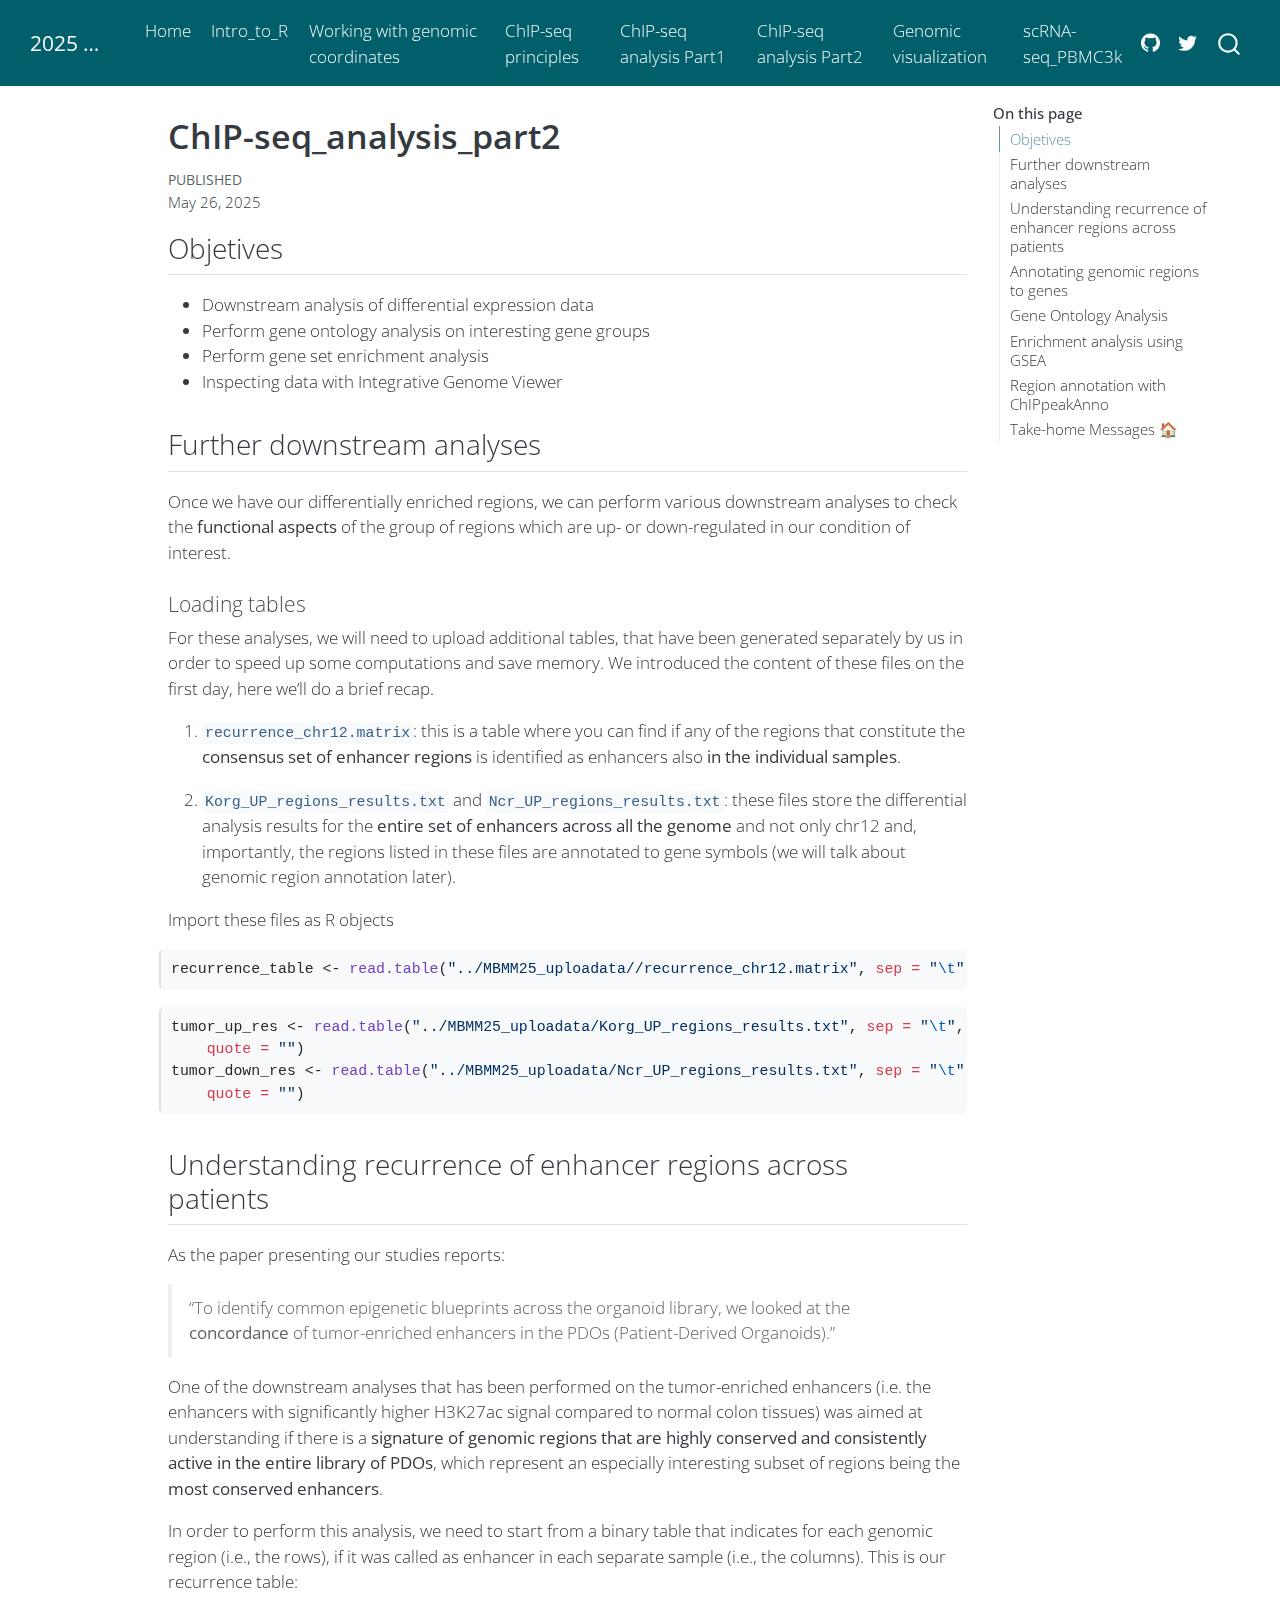
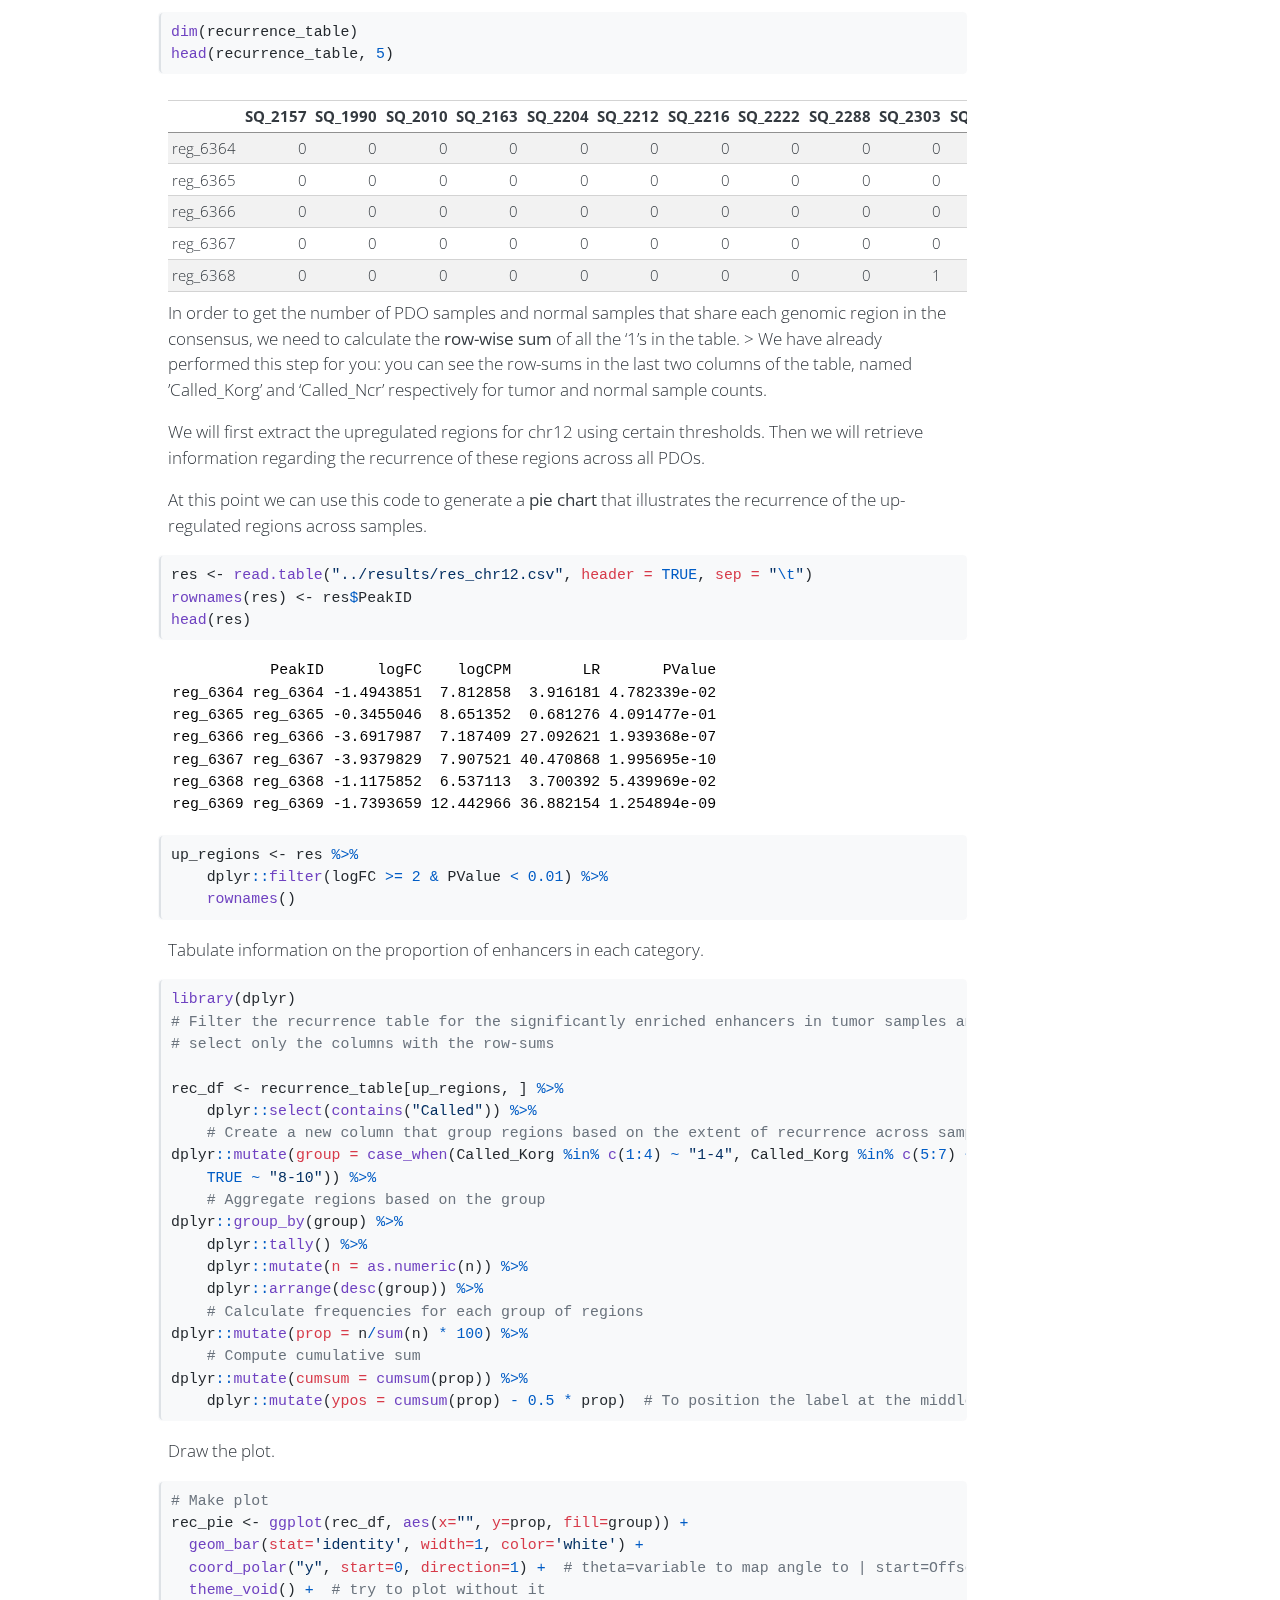
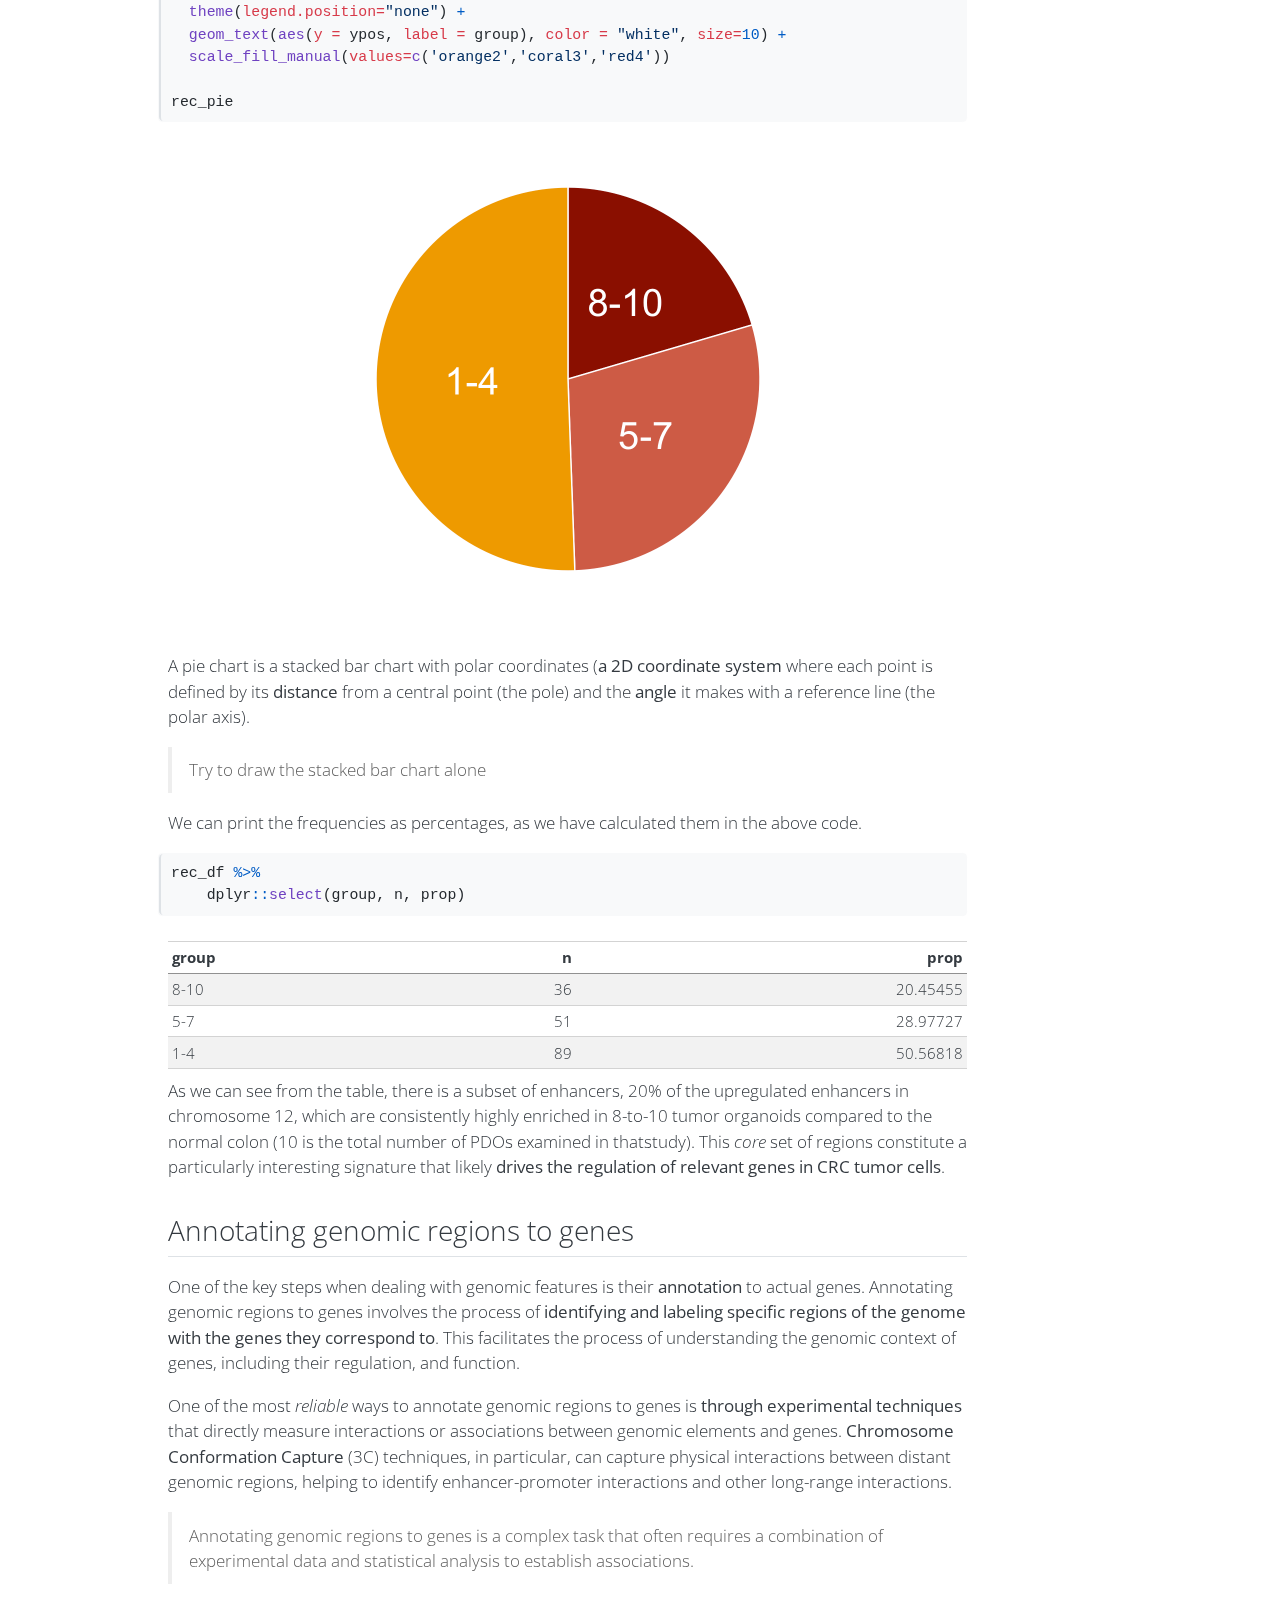
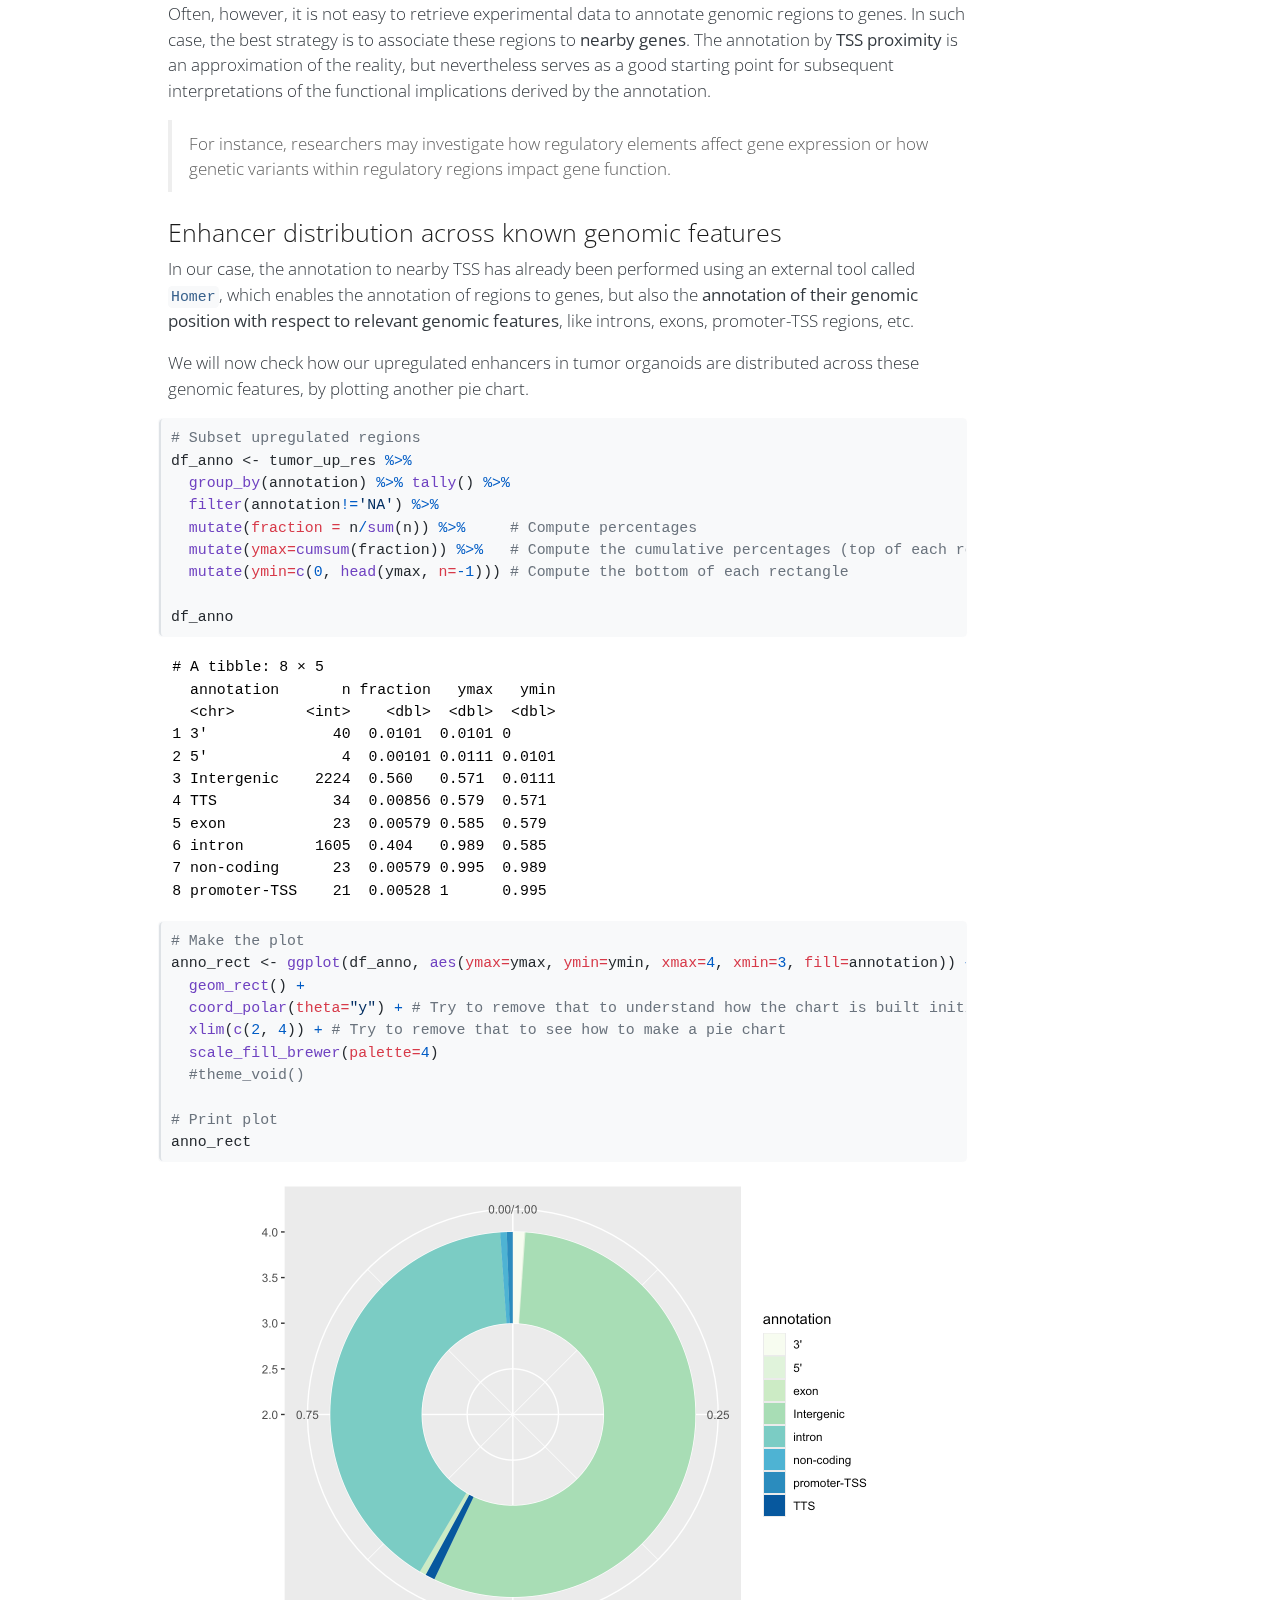
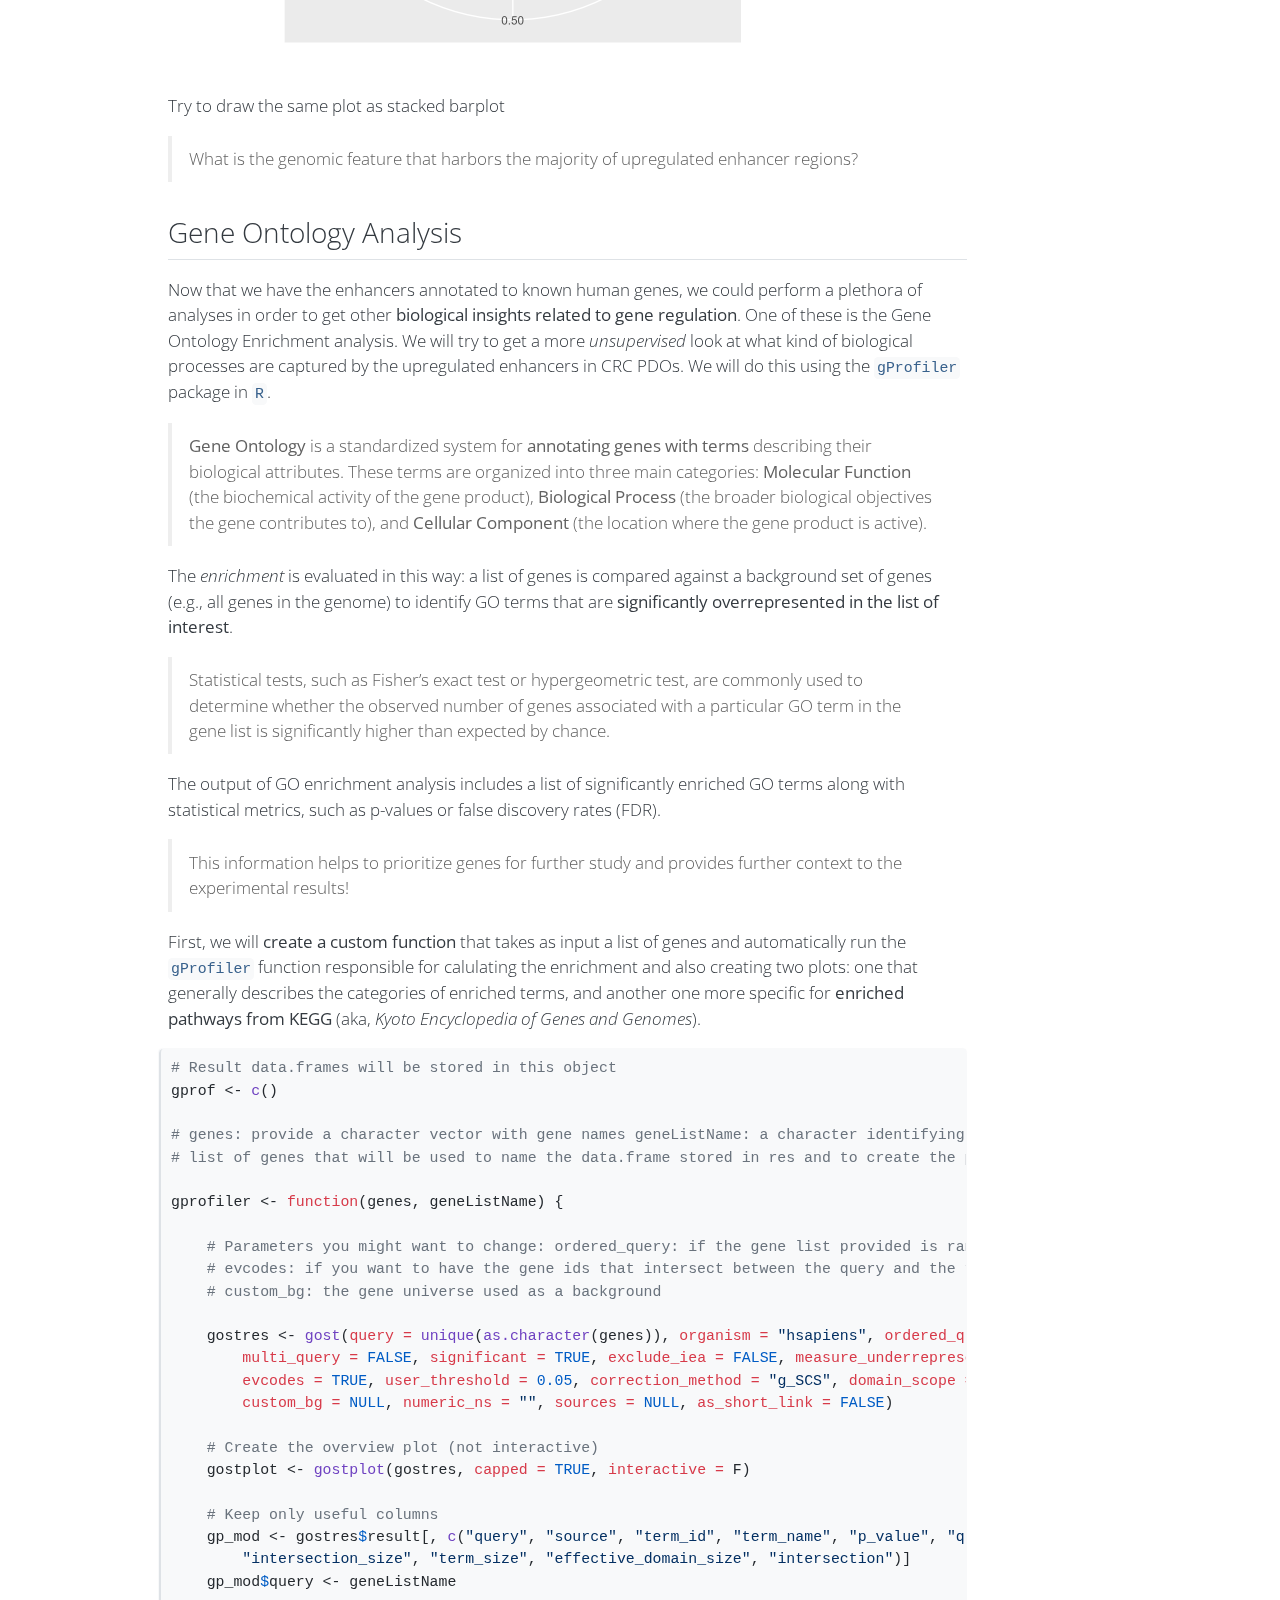
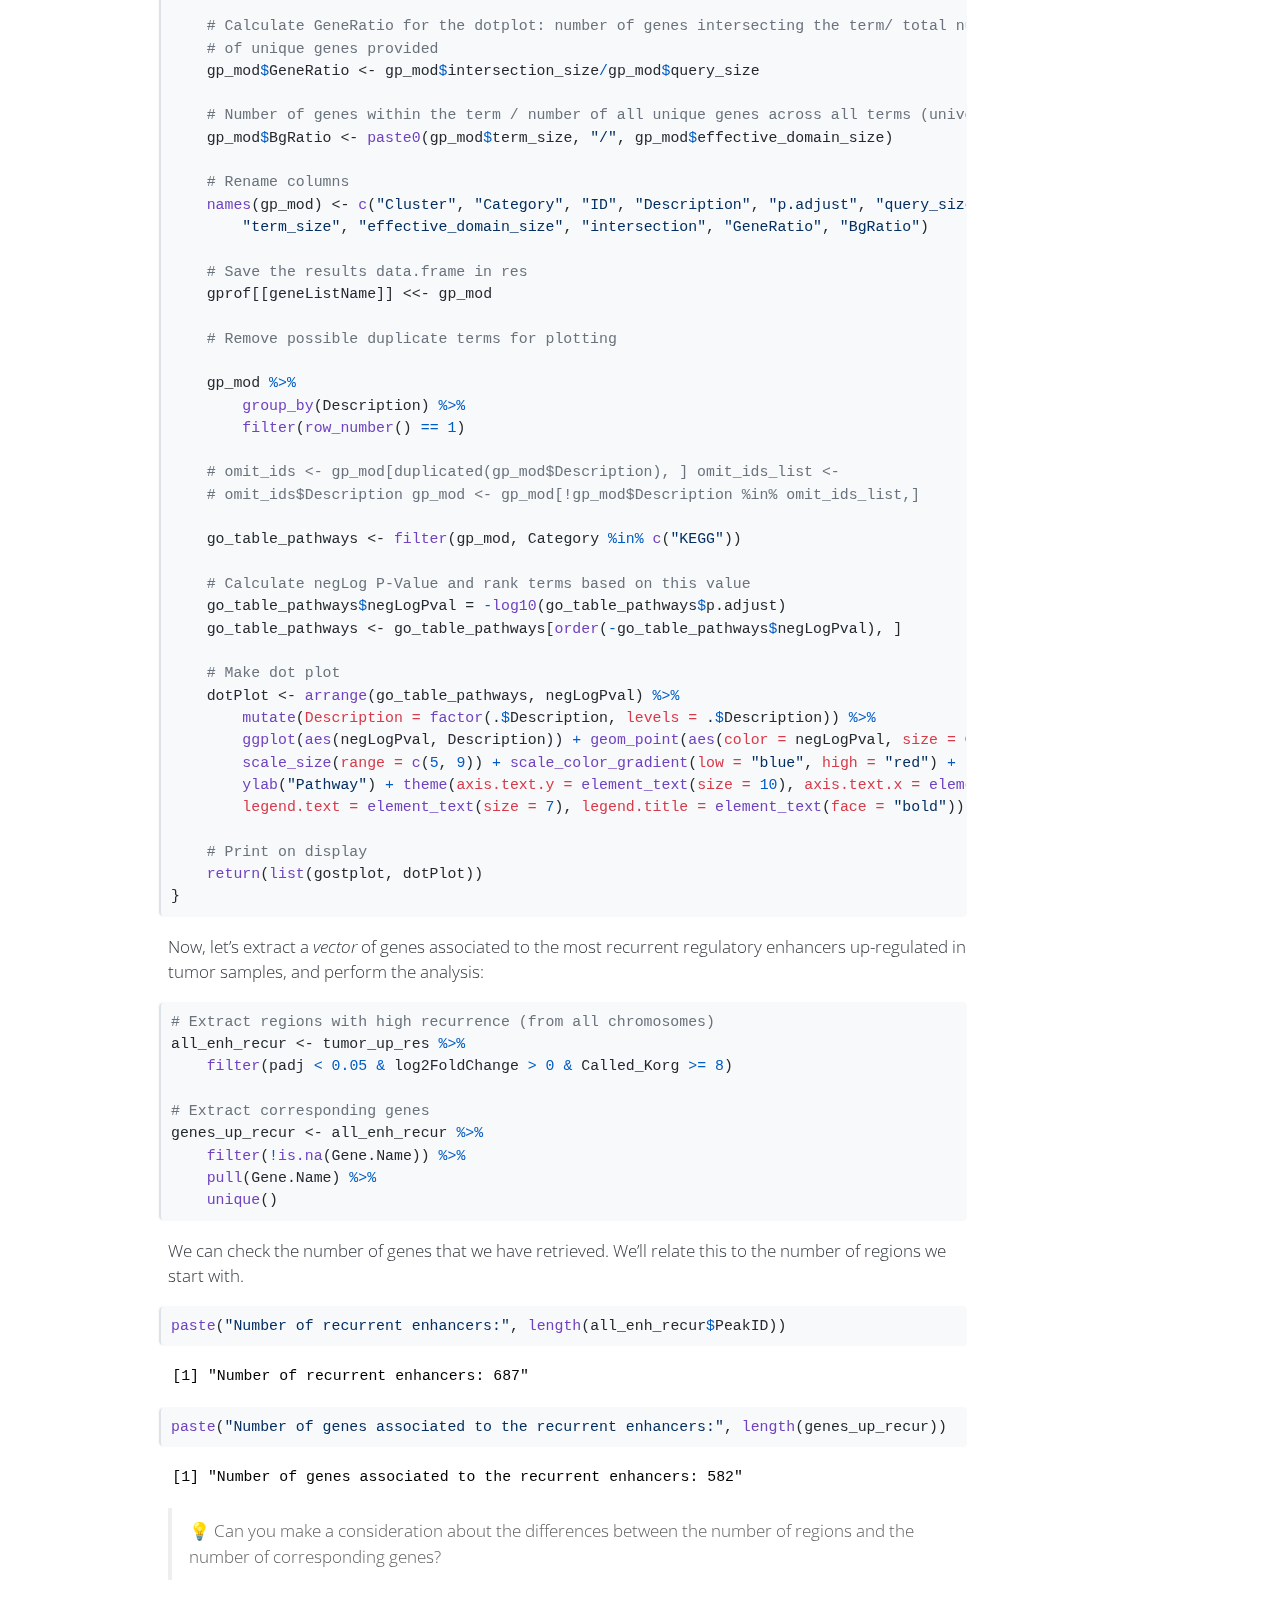
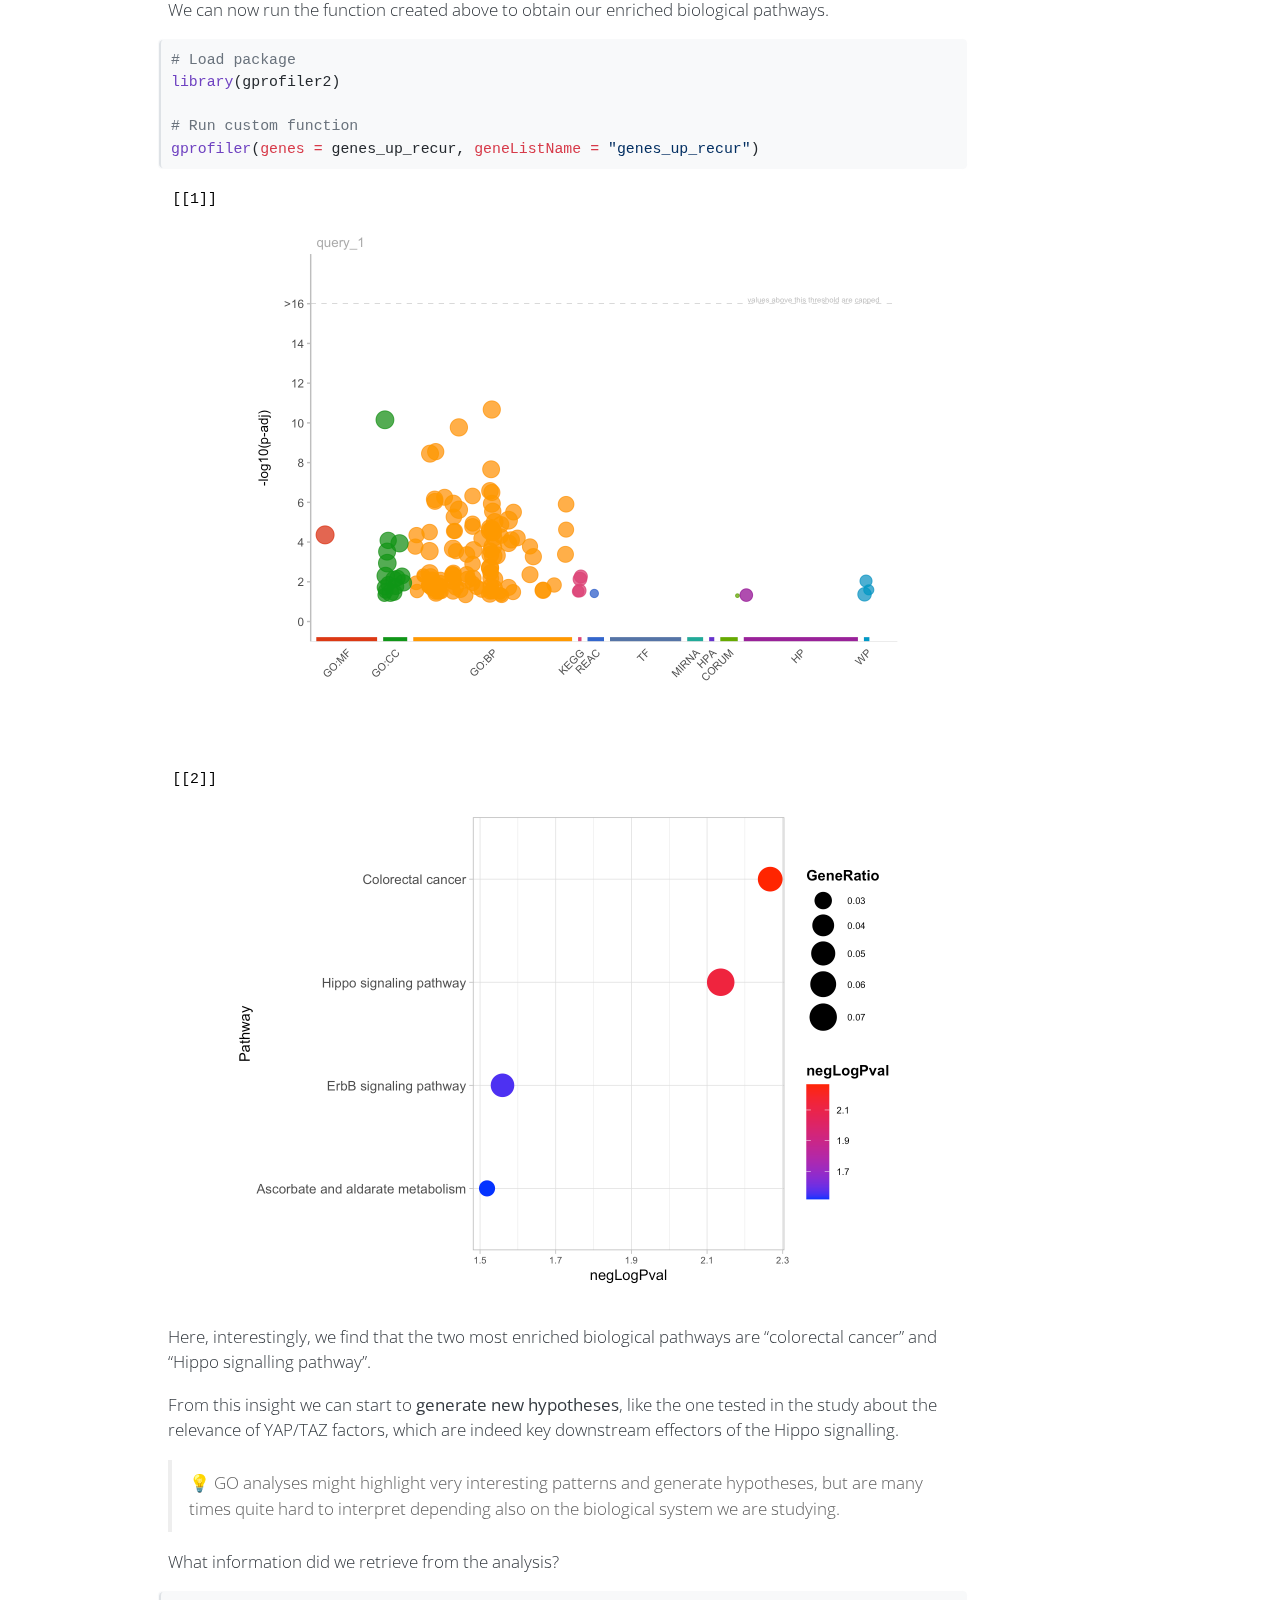
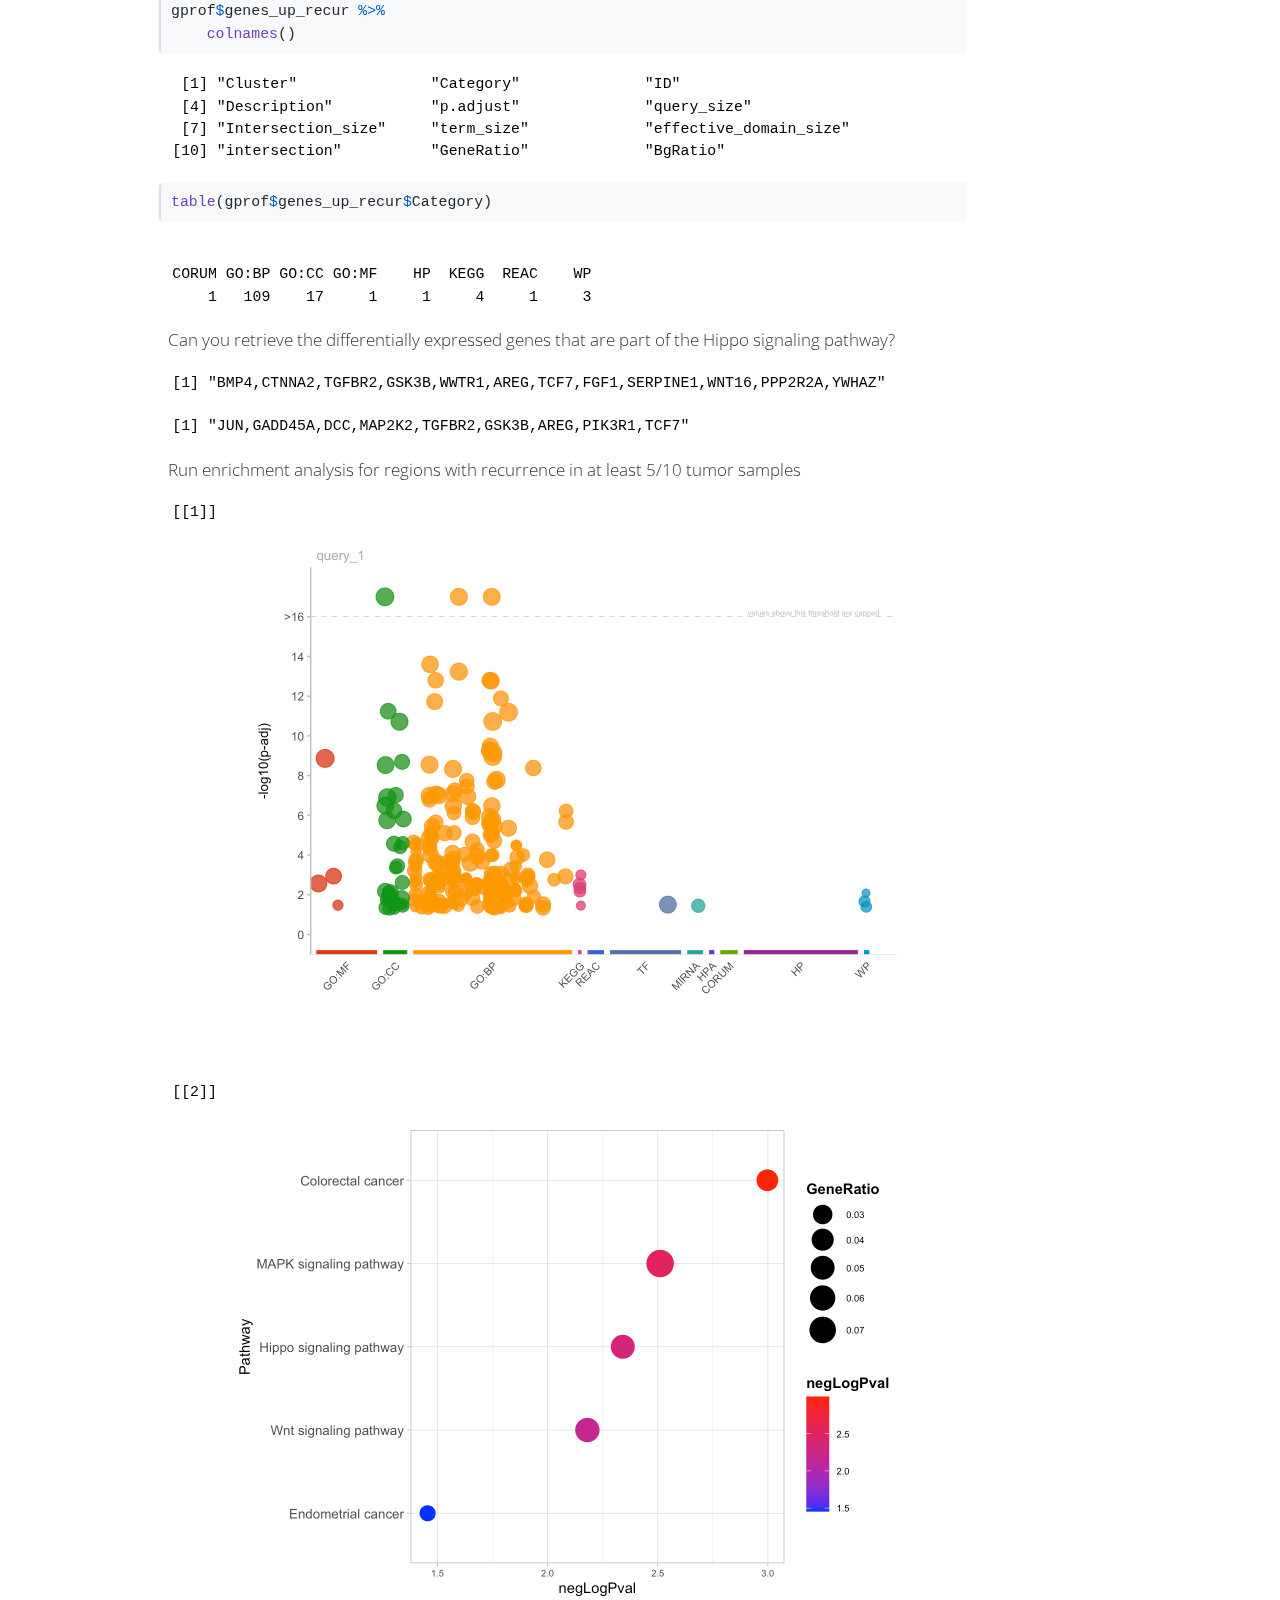
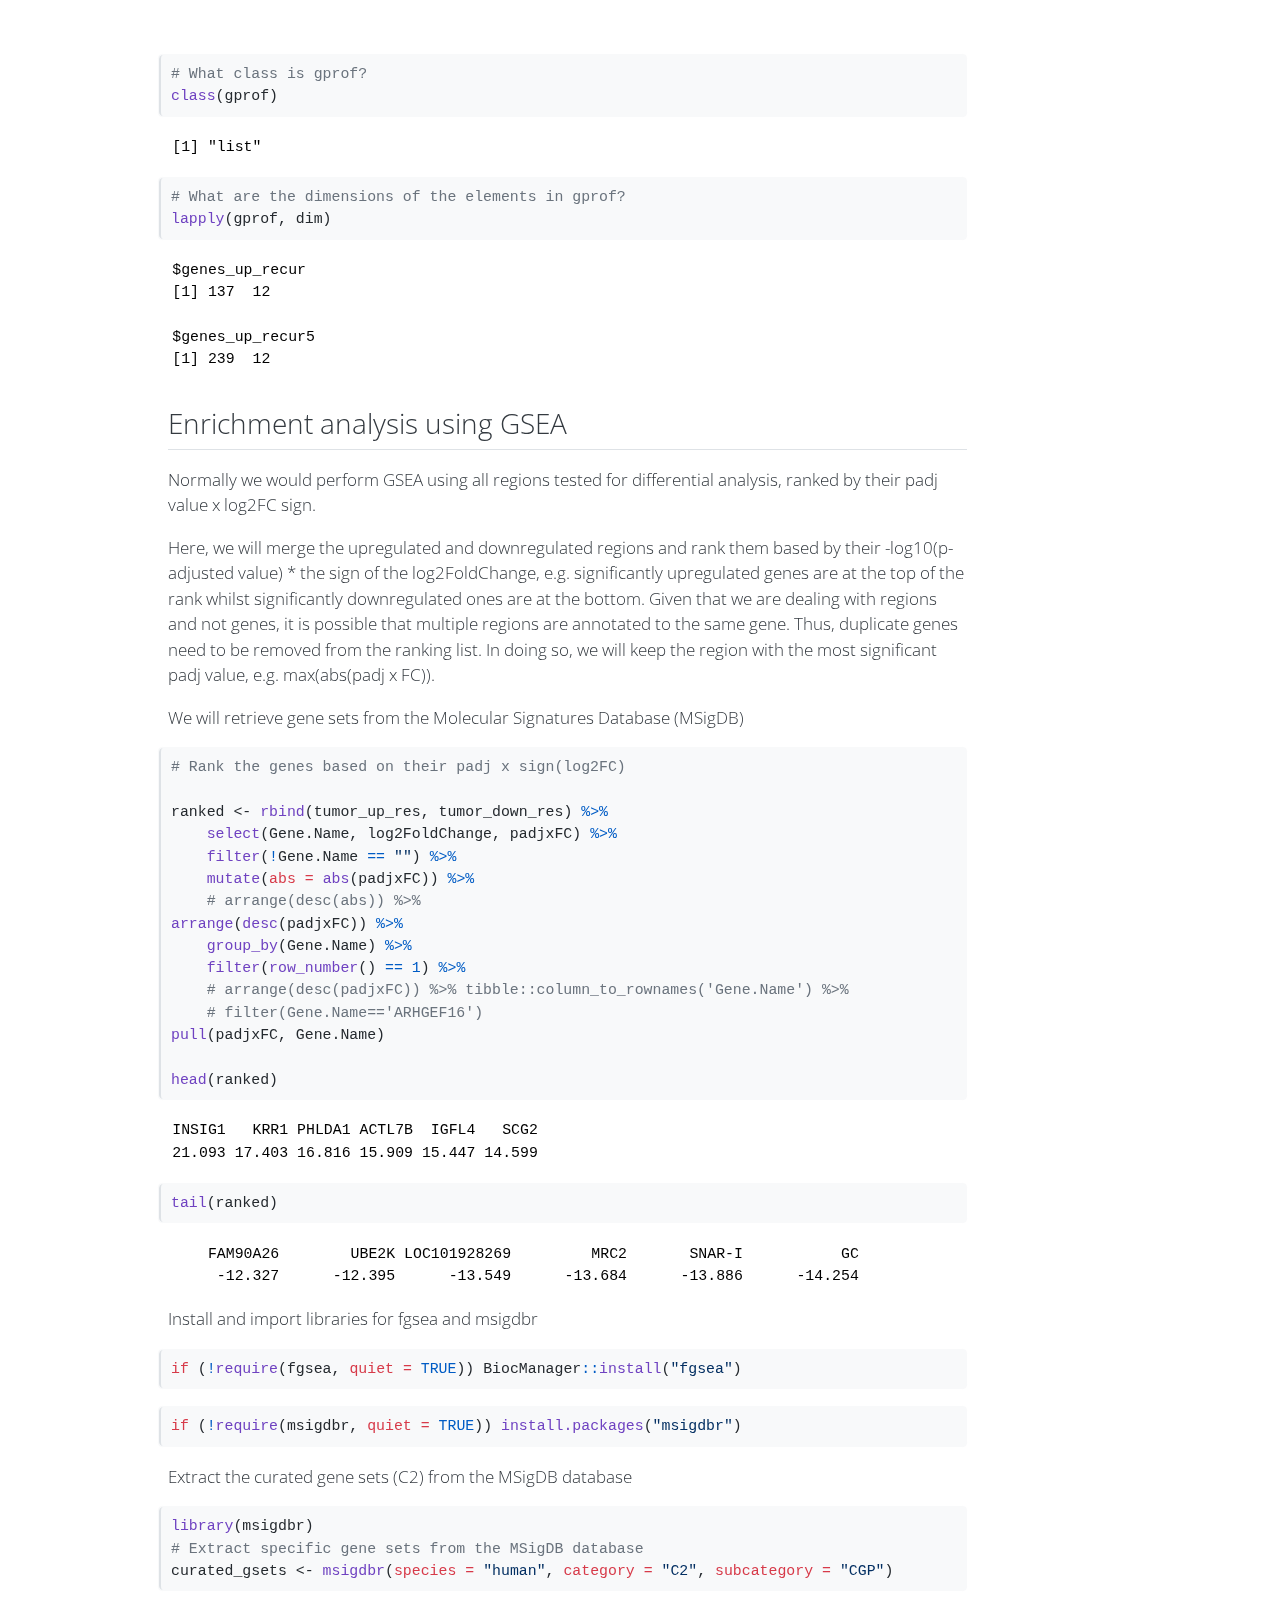
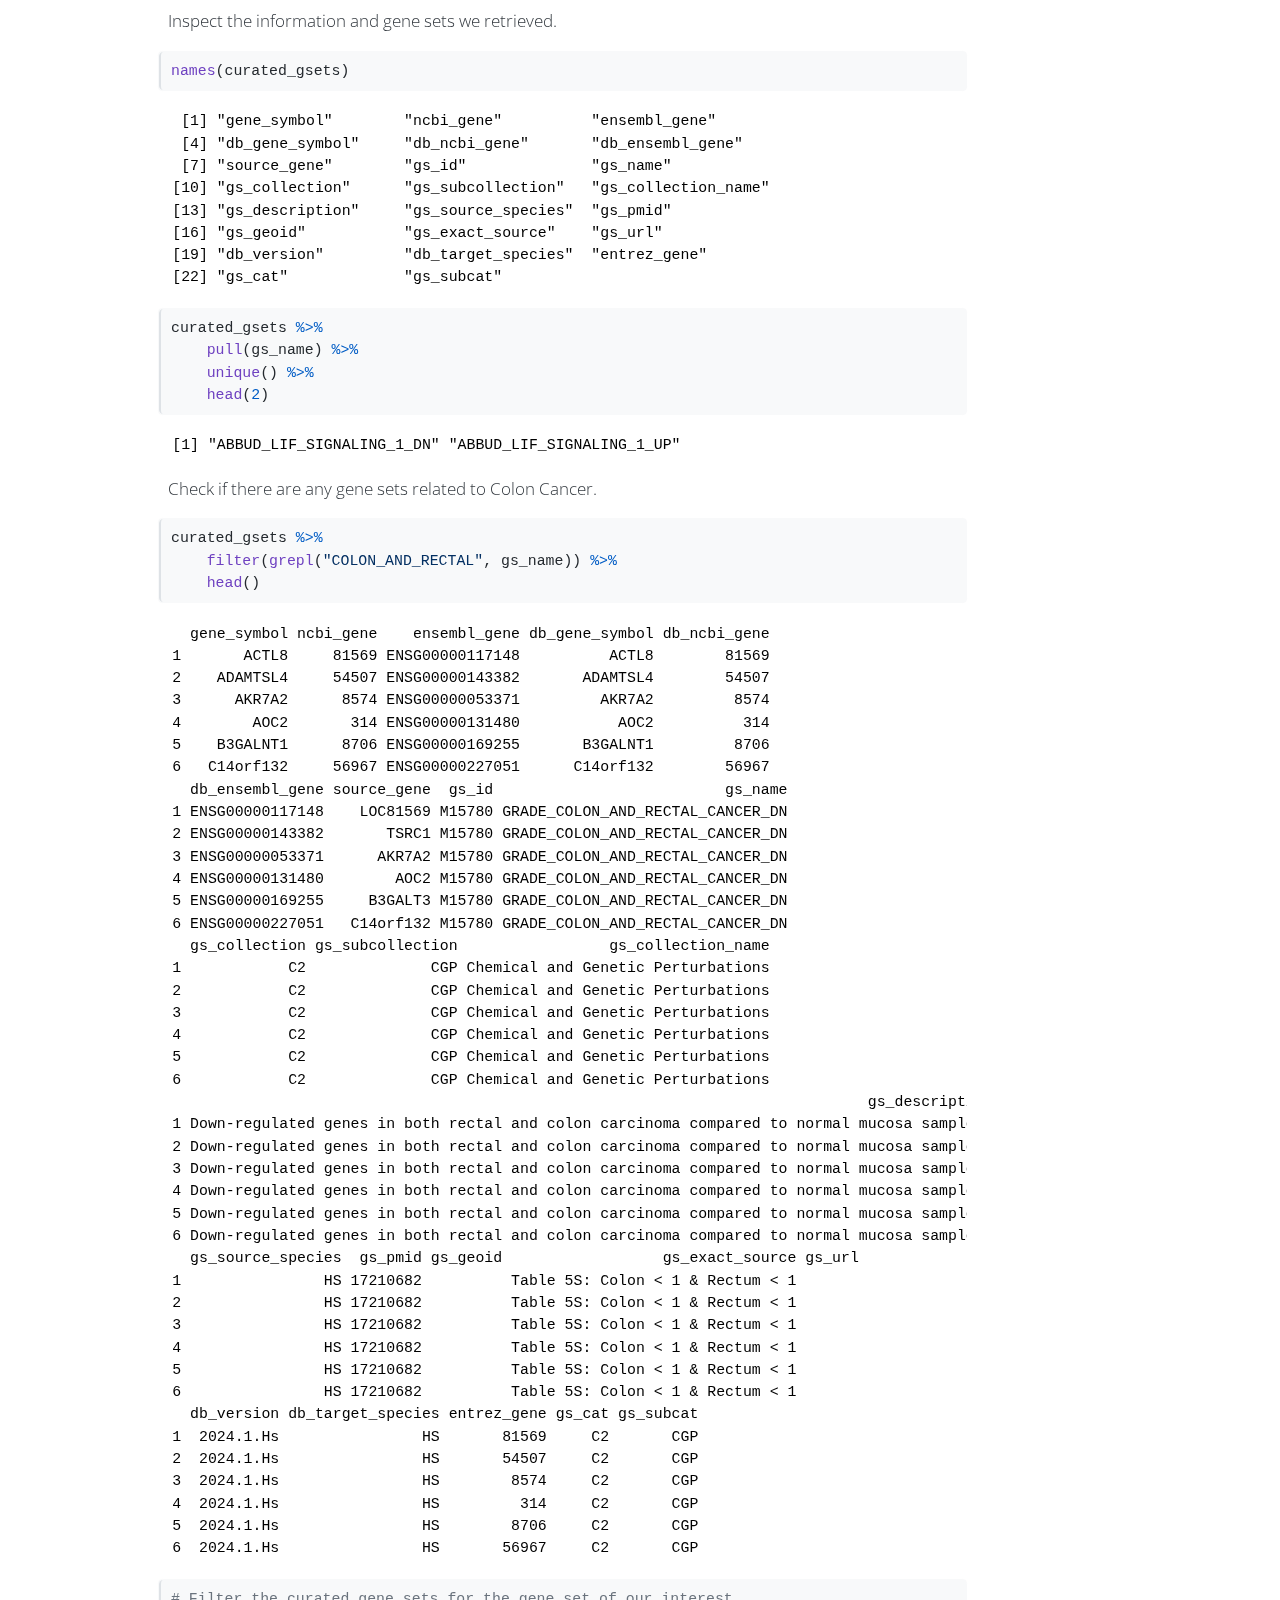
<file: NGS/docs/ChIP-seq_analysis/pages/ChIP-seq_analysis_part2.html>
<!DOCTYPE html>
<html xmlns="http://www.w3.org/1999/xhtml" lang="en" xml:lang="en"><head>

<meta charset="utf-8">
<meta name="generator" content="quarto-1.6.42">

<meta name="viewport" content="width=device-width, initial-scale=1.0, user-scalable=yes">

<meta name="dcterms.date" content="2025-05-26">

<title>ChIP-seq_analysis_part2 – 2025 MBMM</title>
<style>
code{white-space: pre-wrap;}
span.smallcaps{font-variant: small-caps;}
div.columns{display: flex; gap: min(4vw, 1.5em);}
div.column{flex: auto; overflow-x: auto;}
div.hanging-indent{margin-left: 1.5em; text-indent: -1.5em;}
ul.task-list{list-style: none;}
ul.task-list li input[type="checkbox"] {
  width: 0.8em;
  margin: 0 0.8em 0.2em -1em; /* quarto-specific, see https://github.com/quarto-dev/quarto-cli/issues/4556 */ 
  vertical-align: middle;
}
/* CSS for syntax highlighting */
pre > code.sourceCode { white-space: pre; position: relative; }
pre > code.sourceCode > span { line-height: 1.25; }
pre > code.sourceCode > span:empty { height: 1.2em; }
.sourceCode { overflow: visible; }
code.sourceCode > span { color: inherit; text-decoration: inherit; }
div.sourceCode { margin: 1em 0; }
pre.sourceCode { margin: 0; }
@media screen {
div.sourceCode { overflow: auto; }
}
@media print {
pre > code.sourceCode { white-space: pre-wrap; }
pre > code.sourceCode > span { display: inline-block; text-indent: -5em; padding-left: 5em; }
}
pre.numberSource code
  { counter-reset: source-line 0; }
pre.numberSource code > span
  { position: relative; left: -4em; counter-increment: source-line; }
pre.numberSource code > span > a:first-child::before
  { content: counter(source-line);
    position: relative; left: -1em; text-align: right; vertical-align: baseline;
    border: none; display: inline-block;
    -webkit-touch-callout: none; -webkit-user-select: none;
    -khtml-user-select: none; -moz-user-select: none;
    -ms-user-select: none; user-select: none;
    padding: 0 4px; width: 4em;
  }
pre.numberSource { margin-left: 3em;  padding-left: 4px; }
div.sourceCode
  {   }
@media screen {
pre > code.sourceCode > span > a:first-child::before { text-decoration: underline; }
}
</style>


<script src="../../site_libs/quarto-nav/quarto-nav.js"></script>
<script src="../../site_libs/quarto-nav/headroom.min.js"></script>
<script src="../../site_libs/clipboard/clipboard.min.js"></script>
<script src="../../site_libs/quarto-search/autocomplete.umd.js"></script>
<script src="../../site_libs/quarto-search/fuse.min.js"></script>
<script src="../../site_libs/quarto-search/quarto-search.js"></script>
<meta name="quarto:offset" content="../../">
<script src="../../site_libs/quarto-html/quarto.js"></script>
<script src="../../site_libs/quarto-html/popper.min.js"></script>
<script src="../../site_libs/quarto-html/tippy.umd.min.js"></script>
<script src="../../site_libs/quarto-html/anchor.min.js"></script>
<link href="../../site_libs/quarto-html/tippy.css" rel="stylesheet">
<link href="../../site_libs/quarto-html/quarto-syntax-highlighting-de84f8d6bb715db06a919283c2d1e787.css" rel="stylesheet" id="quarto-text-highlighting-styles">
<script src="../../site_libs/bootstrap/bootstrap.min.js"></script>
<link href="../../site_libs/bootstrap/bootstrap-icons.css" rel="stylesheet">
<link href="../../site_libs/bootstrap/bootstrap-de2f664832f57b2c83139acc48228f9e.min.css" rel="stylesheet" append-hash="true" id="quarto-bootstrap" data-mode="light">
<script id="quarto-search-options" type="application/json">{
  "location": "navbar",
  "copy-button": false,
  "collapse-after": 3,
  "panel-placement": "end",
  "type": "overlay",
  "limit": 50,
  "keyboard-shortcut": [
    "f",
    "/",
    "s"
  ],
  "show-item-context": false,
  "language": {
    "search-no-results-text": "No results",
    "search-matching-documents-text": "matching documents",
    "search-copy-link-title": "Copy link to search",
    "search-hide-matches-text": "Hide additional matches",
    "search-more-match-text": "more match in this document",
    "search-more-matches-text": "more matches in this document",
    "search-clear-button-title": "Clear",
    "search-text-placeholder": "",
    "search-detached-cancel-button-title": "Cancel",
    "search-submit-button-title": "Submit",
    "search-label": "Search"
  }
}</script>
<script src="../../site_libs/kePrint-0.0.1/kePrint.js"></script>
<link href="../../site_libs/lightable-0.0.1/lightable.css" rel="stylesheet">


</head>

<body class="nav-fixed">

<div id="quarto-search-results"></div>
  <header id="quarto-header" class="headroom fixed-top">
    <nav class="navbar navbar-expand-lg " data-bs-theme="dark">
      <div class="navbar-container container-fluid">
      <div class="navbar-brand-container mx-auto">
    <a class="navbar-brand" href="../../index.html">
    <span class="navbar-title">2025 MBMM</span>
    </a>
  </div>
            <div id="quarto-search" class="" title="Search"></div>
          <button class="navbar-toggler" type="button" data-bs-toggle="collapse" data-bs-target="#navbarCollapse" aria-controls="navbarCollapse" role="menu" aria-expanded="false" aria-label="Toggle navigation" onclick="if (window.quartoToggleHeadroom) { window.quartoToggleHeadroom(); }">
  <span class="navbar-toggler-icon"></span>
</button>
          <div class="collapse navbar-collapse" id="navbarCollapse">
            <ul class="navbar-nav navbar-nav-scroll me-auto">
  <li class="nav-item">
    <a class="nav-link" href="../../pages/index.html"> 
<span class="menu-text">Home</span></a>
  </li>  
  <li class="nav-item">
    <a class="nav-link" href="../../IntroGR/pages/Intro_to_R.html"> 
<span class="menu-text">Intro_to_R</span></a>
  </li>  
  <li class="nav-item">
    <a class="nav-link" href="../../IntroGR/pages/GRanges_gtf.html"> 
<span class="menu-text">Working with genomic coordinates</span></a>
  </li>  
  <li class="nav-item">
    <a class="nav-link" href="../../ChIP-seq_analysis/pages/ChIP-seq_principles.html"> 
<span class="menu-text">ChIP-seq principles</span></a>
  </li>  
  <li class="nav-item">
    <a class="nav-link" href="../../ChIP-seq_analysis/pages/ChIP-seq_analysis_part1.html"> 
<span class="menu-text">ChIP-seq analysis Part1</span></a>
  </li>  
  <li class="nav-item">
    <a class="nav-link active" href="../../ChIP-seq_analysis/pages/ChIP-seq_analysis_part2.html" aria-current="page"> 
<span class="menu-text">ChIP-seq analysis Part2</span></a>
  </li>  
  <li class="nav-item">
    <a class="nav-link" href="../../Gviz/pages/Genomic_overviews_with_Gviz.html"> 
<span class="menu-text">Genomic visualization</span></a>
  </li>  
  <li class="nav-item">
    <a class="nav-link" href="../../PBMC3k/pages/scRNA-seq_PBMC3k.html"> 
<span class="menu-text">scRNA-seq_PBMC3k</span></a>
  </li>  
</ul>
            <ul class="navbar-nav navbar-nav-scroll ms-auto">
  <li class="nav-item compact">
    <a class="nav-link" href="https://github.com/paganilab"> <i class="bi bi-github" role="img">
</i> 
<span class="menu-text"></span></a>
  </li>  
  <li class="nav-item compact">
    <a class="nav-link" href="https://twitter.com/LabPagani"> <i class="bi bi-twitter" role="img">
</i> 
<span class="menu-text"></span></a>
  </li>  
</ul>
          </div> <!-- /navcollapse -->
            <div class="quarto-navbar-tools">
</div>
      </div> <!-- /container-fluid -->
    </nav>
</header>
<!-- content -->
<div id="quarto-content" class="quarto-container page-columns page-rows-contents page-layout-article page-navbar">
<!-- sidebar -->
<!-- margin-sidebar -->
    <div id="quarto-margin-sidebar" class="sidebar margin-sidebar">
        <nav id="TOC" role="doc-toc" class="toc-active">
    <h2 id="toc-title">On this page</h2>
   
  <ul>
  <li><a href="#objetives" id="toc-objetives" class="nav-link active" data-scroll-target="#objetives">Objetives</a></li>
  <li><a href="#further-downstream-analyses" id="toc-further-downstream-analyses" class="nav-link" data-scroll-target="#further-downstream-analyses">Further downstream analyses</a></li>
  <li><a href="#understanding-recurrence-of-enhancer-regions-across-patients" id="toc-understanding-recurrence-of-enhancer-regions-across-patients" class="nav-link" data-scroll-target="#understanding-recurrence-of-enhancer-regions-across-patients">Understanding recurrence of enhancer regions across patients</a></li>
  <li><a href="#annotating-genomic-regions-to-genes" id="toc-annotating-genomic-regions-to-genes" class="nav-link" data-scroll-target="#annotating-genomic-regions-to-genes">Annotating genomic regions to genes</a>
  <ul class="collapse">
  <li><a href="#enhancer-distribution-across-known-genomic-features" id="toc-enhancer-distribution-across-known-genomic-features" class="nav-link" data-scroll-target="#enhancer-distribution-across-known-genomic-features">Enhancer distribution across known genomic features</a></li>
  </ul></li>
  <li><a href="#gene-ontology-analysis" id="toc-gene-ontology-analysis" class="nav-link" data-scroll-target="#gene-ontology-analysis">Gene Ontology Analysis</a></li>
  <li><a href="#enrichment-analysis-using-gsea" id="toc-enrichment-analysis-using-gsea" class="nav-link" data-scroll-target="#enrichment-analysis-using-gsea">Enrichment analysis using GSEA</a></li>
  <li><a href="#region-annotation-with-chippeakanno" id="toc-region-annotation-with-chippeakanno" class="nav-link" data-scroll-target="#region-annotation-with-chippeakanno">Region annotation with ChIPpeakAnno</a></li>
  <li><a href="#take-home-messages" id="toc-take-home-messages" class="nav-link" data-scroll-target="#take-home-messages">Take-home Messages 🏠</a></li>
  </ul>
</nav>
    </div>
<!-- main -->
<main class="content" id="quarto-document-content">

<header id="title-block-header" class="quarto-title-block default">
<div class="quarto-title">
<h1 class="title">ChIP-seq_analysis_part2</h1>
</div>



<div class="quarto-title-meta">

    
    <div>
    <div class="quarto-title-meta-heading">Published</div>
    <div class="quarto-title-meta-contents">
      <p class="date">May 26, 2025</p>
    </div>
  </div>
  
    
  </div>
  


</header>


<section id="objetives" class="level2">
<h2 class="anchored" data-anchor-id="objetives">Objetives</h2>
<ul>
<li>Downstream analysis of differential expression data</li>
<li>Perform gene ontology analysis on interesting gene groups</li>
<li>Perform gene set enrichment analysis</li>
<li>Inspecting data with Integrative Genome Viewer</li>
</ul>
</section>
<section id="further-downstream-analyses" class="level2">
<h2 class="anchored" data-anchor-id="further-downstream-analyses">Further downstream analyses</h2>
<p>Once we have our differentially enriched regions, we can perform various downstream analyses to check the <strong>functional aspects</strong> of the group of regions which are up- or down-regulated in our condition of interest.</p>
<section id="loading-tables" class="level4">
<h4 class="anchored" data-anchor-id="loading-tables">Loading tables</h4>
<p>For these analyses, we will need to upload additional tables, that have been generated separately by us in order to speed up some computations and save memory. We introduced the content of these files on the first day, here we’ll do a brief recap.</p>
<ol type="1">
<li><p><code>recurrence_chr12.matrix</code>: this is a table where you can find if any of the regions that constitute the <strong>consensus set of enhancer regions</strong> is identified as enhancers also <strong>in the individual samples</strong>.</p></li>
<li><p><code>Korg_UP_regions_results.txt</code> and <code>Ncr_UP_regions_results.txt</code>: these files store the differential analysis results for the <strong>entire set of enhancers across all the genome</strong> and not only chr12 and, importantly, the regions listed in these files are annotated to gene symbols (we will talk about genomic region annotation later).</p></li>
</ol>
<p>Import these files as R objects</p>
<div class="cell" data-layout-align="center">
<div class="sourceCode cell-code" id="cb1"><pre class="sourceCode r code-with-copy"><code class="sourceCode r"><span id="cb1-1"><a href="#cb1-1" aria-hidden="true" tabindex="-1"></a>recurrence_table <span class="ot">&lt;-</span> <span class="fu">read.table</span>(<span class="st">"../MBMM25_uploadata//recurrence_chr12.matrix"</span>, <span class="at">sep =</span> <span class="st">"</span><span class="sc">\t</span><span class="st">"</span>)</span></code><button title="Copy to Clipboard" class="code-copy-button"><i class="bi"></i></button></pre></div>
</div>
<div class="cell" data-layout-align="center">
<div class="sourceCode cell-code" id="cb2"><pre class="sourceCode r code-with-copy"><code class="sourceCode r"><span id="cb2-1"><a href="#cb2-1" aria-hidden="true" tabindex="-1"></a>tumor_up_res <span class="ot">&lt;-</span> <span class="fu">read.table</span>(<span class="st">"../MBMM25_uploadata/Korg_UP_regions_results.txt"</span>, <span class="at">sep =</span> <span class="st">"</span><span class="sc">\t</span><span class="st">"</span>, <span class="at">header =</span> <span class="cn">TRUE</span>,</span>
<span id="cb2-2"><a href="#cb2-2" aria-hidden="true" tabindex="-1"></a>    <span class="at">quote =</span> <span class="st">""</span>)</span>
<span id="cb2-3"><a href="#cb2-3" aria-hidden="true" tabindex="-1"></a>tumor_down_res <span class="ot">&lt;-</span> <span class="fu">read.table</span>(<span class="st">"../MBMM25_uploadata/Ncr_UP_regions_results.txt"</span>, <span class="at">sep =</span> <span class="st">"</span><span class="sc">\t</span><span class="st">"</span>, <span class="at">header =</span> <span class="cn">TRUE</span>,</span>
<span id="cb2-4"><a href="#cb2-4" aria-hidden="true" tabindex="-1"></a>    <span class="at">quote =</span> <span class="st">""</span>)</span></code><button title="Copy to Clipboard" class="code-copy-button"><i class="bi"></i></button></pre></div>
</div>
</section>
</section>
<section id="understanding-recurrence-of-enhancer-regions-across-patients" class="level2">
<h2 class="anchored" data-anchor-id="understanding-recurrence-of-enhancer-regions-across-patients">Understanding recurrence of enhancer regions across patients</h2>
<p>As the paper presenting our studies reports:</p>
<blockquote class="blockquote">
<p>“To identify common epigenetic blueprints across the organoid library, we looked at the <strong>concordance</strong> of tumor-enriched enhancers in the PDOs (Patient-Derived Organoids).”</p>
</blockquote>
<p>One of the downstream analyses that has been performed on the tumor-enriched enhancers (i.e.&nbsp;the enhancers with significantly higher H3K27ac signal compared to normal colon tissues) was aimed at understanding if there is a <strong>signature of genomic regions that are highly conserved and consistently active in the entire library of PDOs</strong>, which represent an especially interesting subset of regions being the <strong>most conserved enhancers</strong>.</p>
<p>In order to perform this analysis, we need to start from a binary table that indicates for each genomic region (i.e., the rows), if it was called as enhancer in each separate sample (i.e., the columns). This is our recurrence table:</p>
<div class="cell" data-layout-align="center">
<div class="sourceCode cell-code" id="cb3"><pre class="sourceCode r code-with-copy"><code class="sourceCode r"><span id="cb3-1"><a href="#cb3-1" aria-hidden="true" tabindex="-1"></a><span class="fu">dim</span>(recurrence_table)</span>
<span id="cb3-2"><a href="#cb3-2" aria-hidden="true" tabindex="-1"></a><span class="fu">head</span>(recurrence_table, <span class="dv">5</span>)</span></code><button title="Copy to Clipboard" class="code-copy-button"><i class="bi"></i></button></pre></div>
</div>
<div class="cell" data-layout-align="center">
<div class="cell-output-display">
<table class="table caption-top table-sm table-striped small" data-quarto-postprocess="true">
<thead>
<tr class="header">
<th style="text-align: left;" data-quarto-table-cell-role="th"></th>
<th style="text-align: right;" data-quarto-table-cell-role="th">SQ_2157</th>
<th style="text-align: right;" data-quarto-table-cell-role="th">SQ_1990</th>
<th style="text-align: right;" data-quarto-table-cell-role="th">SQ_2010</th>
<th style="text-align: right;" data-quarto-table-cell-role="th">SQ_2163</th>
<th style="text-align: right;" data-quarto-table-cell-role="th">SQ_2204</th>
<th style="text-align: right;" data-quarto-table-cell-role="th">SQ_2212</th>
<th style="text-align: right;" data-quarto-table-cell-role="th">SQ_2216</th>
<th style="text-align: right;" data-quarto-table-cell-role="th">SQ_2222</th>
<th style="text-align: right;" data-quarto-table-cell-role="th">SQ_2288</th>
<th style="text-align: right;" data-quarto-table-cell-role="th">SQ_2303</th>
<th style="text-align: right;" data-quarto-table-cell-role="th">SQ_2298</th>
<th style="text-align: right;" data-quarto-table-cell-role="th">SQ_2145</th>
<th style="text-align: right;" data-quarto-table-cell-role="th">GSM2058021</th>
<th style="text-align: right;" data-quarto-table-cell-role="th">GSM2058022</th>
<th style="text-align: right;" data-quarto-table-cell-role="th">GSM2058023</th>
<th style="text-align: right;" data-quarto-table-cell-role="th">Called_Korg</th>
<th style="text-align: right;" data-quarto-table-cell-role="th">Called_Ncr</th>
</tr>
</thead>
<tbody>
<tr class="odd">
<td style="text-align: left;">reg_6364</td>
<td style="text-align: right;">0</td>
<td style="text-align: right;">0</td>
<td style="text-align: right;">0</td>
<td style="text-align: right;">0</td>
<td style="text-align: right;">0</td>
<td style="text-align: right;">0</td>
<td style="text-align: right;">0</td>
<td style="text-align: right;">0</td>
<td style="text-align: right;">0</td>
<td style="text-align: right;">0</td>
<td style="text-align: right;">0</td>
<td style="text-align: right;">0</td>
<td style="text-align: right;">1</td>
<td style="text-align: right;">1</td>
<td style="text-align: right;">0</td>
<td style="text-align: right;">0</td>
<td style="text-align: right;">2</td>
</tr>
<tr class="even">
<td style="text-align: left;">reg_6365</td>
<td style="text-align: right;">0</td>
<td style="text-align: right;">0</td>
<td style="text-align: right;">0</td>
<td style="text-align: right;">0</td>
<td style="text-align: right;">0</td>
<td style="text-align: right;">0</td>
<td style="text-align: right;">0</td>
<td style="text-align: right;">0</td>
<td style="text-align: right;">0</td>
<td style="text-align: right;">0</td>
<td style="text-align: right;">0</td>
<td style="text-align: right;">0</td>
<td style="text-align: right;">1</td>
<td style="text-align: right;">1</td>
<td style="text-align: right;">1</td>
<td style="text-align: right;">0</td>
<td style="text-align: right;">3</td>
</tr>
<tr class="odd">
<td style="text-align: left;">reg_6366</td>
<td style="text-align: right;">0</td>
<td style="text-align: right;">0</td>
<td style="text-align: right;">0</td>
<td style="text-align: right;">0</td>
<td style="text-align: right;">0</td>
<td style="text-align: right;">0</td>
<td style="text-align: right;">0</td>
<td style="text-align: right;">0</td>
<td style="text-align: right;">0</td>
<td style="text-align: right;">0</td>
<td style="text-align: right;">0</td>
<td style="text-align: right;">0</td>
<td style="text-align: right;">1</td>
<td style="text-align: right;">1</td>
<td style="text-align: right;">1</td>
<td style="text-align: right;">0</td>
<td style="text-align: right;">3</td>
</tr>
<tr class="even">
<td style="text-align: left;">reg_6367</td>
<td style="text-align: right;">0</td>
<td style="text-align: right;">0</td>
<td style="text-align: right;">0</td>
<td style="text-align: right;">0</td>
<td style="text-align: right;">0</td>
<td style="text-align: right;">0</td>
<td style="text-align: right;">0</td>
<td style="text-align: right;">0</td>
<td style="text-align: right;">0</td>
<td style="text-align: right;">0</td>
<td style="text-align: right;">0</td>
<td style="text-align: right;">0</td>
<td style="text-align: right;">1</td>
<td style="text-align: right;">1</td>
<td style="text-align: right;">1</td>
<td style="text-align: right;">0</td>
<td style="text-align: right;">3</td>
</tr>
<tr class="odd">
<td style="text-align: left;">reg_6368</td>
<td style="text-align: right;">0</td>
<td style="text-align: right;">0</td>
<td style="text-align: right;">0</td>
<td style="text-align: right;">0</td>
<td style="text-align: right;">0</td>
<td style="text-align: right;">0</td>
<td style="text-align: right;">0</td>
<td style="text-align: right;">0</td>
<td style="text-align: right;">0</td>
<td style="text-align: right;">1</td>
<td style="text-align: right;">0</td>
<td style="text-align: right;">0</td>
<td style="text-align: right;">0</td>
<td style="text-align: right;">0</td>
<td style="text-align: right;">1</td>
<td style="text-align: right;">1</td>
<td style="text-align: right;">1</td>
</tr>
</tbody>
</table>


</div>
</div>
<p>In order to get the number of PDO samples and normal samples that share each genomic region in the consensus, we need to calculate the <strong>row-wise sum</strong> of all the ‘1’s in the table. &gt; We have already performed this step for you: you can see the row-sums in the last two columns of the table, named ’Called_Korg’ and ‘Called_Ncr’ respectively for tumor and normal sample counts.</p>
<p>We will first extract the upregulated regions for chr12 using certain thresholds. Then we will retrieve information regarding the recurrence of these regions across all PDOs.</p>
<p>At this point we can use this code to generate a <strong>pie chart</strong> that illustrates the recurrence of the up-regulated regions across samples.</p>
<div class="cell" data-layout-align="center">
<div class="sourceCode cell-code" id="cb4"><pre class="sourceCode r code-with-copy"><code class="sourceCode r"><span id="cb4-1"><a href="#cb4-1" aria-hidden="true" tabindex="-1"></a>res <span class="ot">&lt;-</span> <span class="fu">read.table</span>(<span class="st">"../results/res_chr12.csv"</span>, <span class="at">header =</span> <span class="cn">TRUE</span>, <span class="at">sep =</span> <span class="st">"</span><span class="sc">\t</span><span class="st">"</span>)</span>
<span id="cb4-2"><a href="#cb4-2" aria-hidden="true" tabindex="-1"></a><span class="fu">rownames</span>(res) <span class="ot">&lt;-</span> res<span class="sc">$</span>PeakID</span>
<span id="cb4-3"><a href="#cb4-3" aria-hidden="true" tabindex="-1"></a><span class="fu">head</span>(res)</span></code><button title="Copy to Clipboard" class="code-copy-button"><i class="bi"></i></button></pre></div>
<div class="cell-output cell-output-stdout">
<pre class="bordered"><code>           PeakID      logFC    logCPM        LR       PValue
reg_6364 reg_6364 -1.4943851  7.812858  3.916181 4.782339e-02
reg_6365 reg_6365 -0.3455046  8.651352  0.681276 4.091477e-01
reg_6366 reg_6366 -3.6917987  7.187409 27.092621 1.939368e-07
reg_6367 reg_6367 -3.9379829  7.907521 40.470868 1.995695e-10
reg_6368 reg_6368 -1.1175852  6.537113  3.700392 5.439969e-02
reg_6369 reg_6369 -1.7393659 12.442966 36.882154 1.254894e-09</code></pre>
</div>
<div class="sourceCode cell-code" id="cb6"><pre class="sourceCode r code-with-copy"><code class="sourceCode r"><span id="cb6-1"><a href="#cb6-1" aria-hidden="true" tabindex="-1"></a>up_regions <span class="ot">&lt;-</span> res <span class="sc">%&gt;%</span></span>
<span id="cb6-2"><a href="#cb6-2" aria-hidden="true" tabindex="-1"></a>    dplyr<span class="sc">::</span><span class="fu">filter</span>(logFC <span class="sc">&gt;=</span> <span class="dv">2</span> <span class="sc">&amp;</span> PValue <span class="sc">&lt;</span> <span class="fl">0.01</span>) <span class="sc">%&gt;%</span></span>
<span id="cb6-3"><a href="#cb6-3" aria-hidden="true" tabindex="-1"></a>    <span class="fu">rownames</span>()</span></code><button title="Copy to Clipboard" class="code-copy-button"><i class="bi"></i></button></pre></div>
</div>
<p>Tabulate information on the proportion of enhancers in each category.</p>
<div class="cell" data-layout-align="center">
<div class="sourceCode cell-code" id="cb7"><pre class="sourceCode r code-with-copy"><code class="sourceCode r"><span id="cb7-1"><a href="#cb7-1" aria-hidden="true" tabindex="-1"></a><span class="fu">library</span>(dplyr)</span>
<span id="cb7-2"><a href="#cb7-2" aria-hidden="true" tabindex="-1"></a><span class="co"># Filter the recurrence table for the significantly enriched enhancers in tumor samples and</span></span>
<span id="cb7-3"><a href="#cb7-3" aria-hidden="true" tabindex="-1"></a><span class="co"># select only the columns with the row-sums</span></span>
<span id="cb7-4"><a href="#cb7-4" aria-hidden="true" tabindex="-1"></a></span>
<span id="cb7-5"><a href="#cb7-5" aria-hidden="true" tabindex="-1"></a>rec_df <span class="ot">&lt;-</span> recurrence_table[up_regions, ] <span class="sc">%&gt;%</span></span>
<span id="cb7-6"><a href="#cb7-6" aria-hidden="true" tabindex="-1"></a>    dplyr<span class="sc">::</span><span class="fu">select</span>(<span class="fu">contains</span>(<span class="st">"Called"</span>)) <span class="sc">%&gt;%</span></span>
<span id="cb7-7"><a href="#cb7-7" aria-hidden="true" tabindex="-1"></a>    <span class="co"># Create a new column that group regions based on the extent of recurrence across samples</span></span>
<span id="cb7-8"><a href="#cb7-8" aria-hidden="true" tabindex="-1"></a>dplyr<span class="sc">::</span><span class="fu">mutate</span>(<span class="at">group =</span> <span class="fu">case_when</span>(Called_Korg <span class="sc">%in%</span> <span class="fu">c</span>(<span class="dv">1</span><span class="sc">:</span><span class="dv">4</span>) <span class="sc">~</span> <span class="st">"1-4"</span>, Called_Korg <span class="sc">%in%</span> <span class="fu">c</span>(<span class="dv">5</span><span class="sc">:</span><span class="dv">7</span>) <span class="sc">~</span> <span class="st">"5-7"</span>,</span>
<span id="cb7-9"><a href="#cb7-9" aria-hidden="true" tabindex="-1"></a>    <span class="cn">TRUE</span> <span class="sc">~</span> <span class="st">"8-10"</span>)) <span class="sc">%&gt;%</span></span>
<span id="cb7-10"><a href="#cb7-10" aria-hidden="true" tabindex="-1"></a>    <span class="co"># Aggregate regions based on the group</span></span>
<span id="cb7-11"><a href="#cb7-11" aria-hidden="true" tabindex="-1"></a>dplyr<span class="sc">::</span><span class="fu">group_by</span>(group) <span class="sc">%&gt;%</span></span>
<span id="cb7-12"><a href="#cb7-12" aria-hidden="true" tabindex="-1"></a>    dplyr<span class="sc">::</span><span class="fu">tally</span>() <span class="sc">%&gt;%</span></span>
<span id="cb7-13"><a href="#cb7-13" aria-hidden="true" tabindex="-1"></a>    dplyr<span class="sc">::</span><span class="fu">mutate</span>(<span class="at">n =</span> <span class="fu">as.numeric</span>(n)) <span class="sc">%&gt;%</span></span>
<span id="cb7-14"><a href="#cb7-14" aria-hidden="true" tabindex="-1"></a>    dplyr<span class="sc">::</span><span class="fu">arrange</span>(<span class="fu">desc</span>(group)) <span class="sc">%&gt;%</span></span>
<span id="cb7-15"><a href="#cb7-15" aria-hidden="true" tabindex="-1"></a>    <span class="co"># Calculate frequencies for each group of regions</span></span>
<span id="cb7-16"><a href="#cb7-16" aria-hidden="true" tabindex="-1"></a>dplyr<span class="sc">::</span><span class="fu">mutate</span>(<span class="at">prop =</span> n<span class="sc">/</span><span class="fu">sum</span>(n) <span class="sc">*</span> <span class="dv">100</span>) <span class="sc">%&gt;%</span></span>
<span id="cb7-17"><a href="#cb7-17" aria-hidden="true" tabindex="-1"></a>    <span class="co"># Compute cumulative sum</span></span>
<span id="cb7-18"><a href="#cb7-18" aria-hidden="true" tabindex="-1"></a>dplyr<span class="sc">::</span><span class="fu">mutate</span>(<span class="at">cumsum =</span> <span class="fu">cumsum</span>(prop)) <span class="sc">%&gt;%</span></span>
<span id="cb7-19"><a href="#cb7-19" aria-hidden="true" tabindex="-1"></a>    dplyr<span class="sc">::</span><span class="fu">mutate</span>(<span class="at">ypos =</span> <span class="fu">cumsum</span>(prop) <span class="sc">-</span> <span class="fl">0.5</span> <span class="sc">*</span> prop)  <span class="co"># To position the label at the middle of the slice </span></span></code><button title="Copy to Clipboard" class="code-copy-button"><i class="bi"></i></button></pre></div>
</div>
<p>Draw the plot.</p>
<div class="cell" data-layout-align="center">
<div class="sourceCode cell-code" id="cb8"><pre class="sourceCode r code-with-copy"><code class="sourceCode r"><span id="cb8-1"><a href="#cb8-1" aria-hidden="true" tabindex="-1"></a><span class="co"># Make plot</span></span>
<span id="cb8-2"><a href="#cb8-2" aria-hidden="true" tabindex="-1"></a>rec_pie <span class="ot">&lt;-</span> <span class="fu">ggplot</span>(rec_df, <span class="fu">aes</span>(<span class="at">x=</span><span class="st">""</span>, <span class="at">y=</span>prop, <span class="at">fill=</span>group)) <span class="sc">+</span></span>
<span id="cb8-3"><a href="#cb8-3" aria-hidden="true" tabindex="-1"></a>  <span class="fu">geom_bar</span>(<span class="at">stat=</span><span class="st">'identity'</span>, <span class="at">width=</span><span class="dv">1</span>, <span class="at">color=</span><span class="st">'white'</span>) <span class="sc">+</span></span>
<span id="cb8-4"><a href="#cb8-4" aria-hidden="true" tabindex="-1"></a>  <span class="fu">coord_polar</span>(<span class="st">"y"</span>, <span class="at">start=</span><span class="dv">0</span>, <span class="at">direction=</span><span class="dv">1</span>) <span class="sc">+</span>  <span class="co"># theta=variable to map angle to | start=Offset of starting point from 12 o'clock in radians | direction = clockwise or anti-clockwise.</span></span>
<span id="cb8-5"><a href="#cb8-5" aria-hidden="true" tabindex="-1"></a>  <span class="fu">theme_void</span>() <span class="sc">+</span>  <span class="co"># try to plot without it</span></span>
<span id="cb8-6"><a href="#cb8-6" aria-hidden="true" tabindex="-1"></a>  <span class="fu">theme</span>(<span class="at">legend.position=</span><span class="st">"none"</span>) <span class="sc">+</span></span>
<span id="cb8-7"><a href="#cb8-7" aria-hidden="true" tabindex="-1"></a>  <span class="fu">geom_text</span>(<span class="fu">aes</span>(<span class="at">y =</span> ypos, <span class="at">label =</span> group), <span class="at">color =</span> <span class="st">"white"</span>, <span class="at">size=</span><span class="dv">10</span>) <span class="sc">+</span></span>
<span id="cb8-8"><a href="#cb8-8" aria-hidden="true" tabindex="-1"></a>  <span class="fu">scale_fill_manual</span>(<span class="at">values=</span><span class="fu">c</span>(<span class="st">'orange2'</span>,<span class="st">'coral3'</span>,<span class="st">'red4'</span>))</span>
<span id="cb8-9"><a href="#cb8-9" aria-hidden="true" tabindex="-1"></a></span>
<span id="cb8-10"><a href="#cb8-10" aria-hidden="true" tabindex="-1"></a>rec_pie</span></code><button title="Copy to Clipboard" class="code-copy-button"><i class="bi"></i></button></pre></div>
<div class="cell-output-display">
<div class="quarto-figure quarto-figure-center">
<figure class="figure">
<p><img src="ChIP-seq_analysis_part2_files/figure-html/unnamed-chunk-10-1.png" class="img-fluid quarto-figure quarto-figure-center figure-img" width="672"></p>
</figure>
</div>
</div>
</div>
<p>A pie chart is a stacked bar chart with polar coordinates (<strong>a 2D coordinate system</strong> where each point is defined by its <strong>distance</strong> from a central point (the pole) and the <strong>angle</strong> it makes with a reference line (the polar axis).</p>
<blockquote class="blockquote">
<p>Try to draw the stacked bar chart alone</p>
</blockquote>
<p>We can print the frequencies as percentages, as we have calculated them in the above code.</p>
<div class="cell" data-layout-align="center">
<div class="sourceCode cell-code" id="cb9"><pre class="sourceCode r code-with-copy"><code class="sourceCode r"><span id="cb9-1"><a href="#cb9-1" aria-hidden="true" tabindex="-1"></a>rec_df <span class="sc">%&gt;%</span></span>
<span id="cb9-2"><a href="#cb9-2" aria-hidden="true" tabindex="-1"></a>    dplyr<span class="sc">::</span><span class="fu">select</span>(group, n, prop)</span></code><button title="Copy to Clipboard" class="code-copy-button"><i class="bi"></i></button></pre></div>
</div>
<div class="cell" data-layout-align="center">
<div class="cell-output-display">
<table class="table caption-top table-sm table-striped small" data-quarto-postprocess="true">
<thead>
<tr class="header">
<th style="text-align: left;" data-quarto-table-cell-role="th">group</th>
<th style="text-align: right;" data-quarto-table-cell-role="th">n</th>
<th style="text-align: right;" data-quarto-table-cell-role="th">prop</th>
</tr>
</thead>
<tbody>
<tr class="odd">
<td style="text-align: left;">8-10</td>
<td style="text-align: right;">36</td>
<td style="text-align: right;">20.45455</td>
</tr>
<tr class="even">
<td style="text-align: left;">5-7</td>
<td style="text-align: right;">51</td>
<td style="text-align: right;">28.97727</td>
</tr>
<tr class="odd">
<td style="text-align: left;">1-4</td>
<td style="text-align: right;">89</td>
<td style="text-align: right;">50.56818</td>
</tr>
</tbody>
</table>


</div>
</div>
<p>As we can see from the table, there is a subset of enhancers, 20% of the upregulated enhancers in chromosome 12, which are consistently highly enriched in 8-to-10 tumor organoids compared to the normal colon (10 is the total number of PDOs examined in thatstudy). This <em>core</em> set of regions constitute a particularly interesting signature that likely <strong>drives the regulation of relevant genes in CRC tumor cells</strong>.</p>
</section>
<section id="annotating-genomic-regions-to-genes" class="level2">
<h2 class="anchored" data-anchor-id="annotating-genomic-regions-to-genes">Annotating genomic regions to genes</h2>
<p>One of the key steps when dealing with genomic features is their <strong>annotation</strong> to actual genes. Annotating genomic regions to genes involves the process of <strong>identifying and labeling specific regions of the genome with the genes they correspond to</strong>. This facilitates the process of understanding the genomic context of genes, including their regulation, and function.</p>
<p>One of the most <em>reliable</em> ways to annotate genomic regions to genes is <strong>through experimental techniques</strong> that directly measure interactions or associations between genomic elements and genes. <strong>Chromosome Conformation Capture</strong> (3C) techniques, in particular, can capture physical interactions between distant genomic regions, helping to identify enhancer-promoter interactions and other long-range interactions.</p>
<blockquote class="blockquote">
<p>Annotating genomic regions to genes is a complex task that often requires a combination of experimental data and statistical analysis to establish associations.</p>
</blockquote>
<p>Often, however, it is not easy to retrieve experimental data to annotate genomic regions to genes. In such case, the best strategy is to associate these regions to <strong>nearby genes</strong>. The annotation by <strong>TSS proximity</strong> is an approximation of the reality, but nevertheless serves as a good starting point for subsequent interpretations of the functional implications derived by the annotation.</p>
<blockquote class="blockquote">
<p>For instance, researchers may investigate how regulatory elements affect gene expression or how genetic variants within regulatory regions impact gene function.</p>
</blockquote>
<section id="enhancer-distribution-across-known-genomic-features" class="level3">
<h3 class="anchored" data-anchor-id="enhancer-distribution-across-known-genomic-features">Enhancer distribution across known genomic features</h3>
<p>In our case, the annotation to nearby TSS has already been performed using an external tool called <code>Homer</code>, which enables the annotation of regions to genes, but also the <strong>annotation of their genomic position with respect to relevant genomic features</strong>, like introns, exons, promoter-TSS regions, etc.</p>
<p>We will now check how our upregulated enhancers in tumor organoids are distributed across these genomic features, by plotting another pie chart.</p>
<div class="cell" data-layout-align="center">
<div class="sourceCode cell-code" id="cb10"><pre class="sourceCode r code-with-copy"><code class="sourceCode r"><span id="cb10-1"><a href="#cb10-1" aria-hidden="true" tabindex="-1"></a><span class="co"># Subset upregulated regions</span></span>
<span id="cb10-2"><a href="#cb10-2" aria-hidden="true" tabindex="-1"></a>df_anno <span class="ot">&lt;-</span> tumor_up_res <span class="sc">%&gt;%</span></span>
<span id="cb10-3"><a href="#cb10-3" aria-hidden="true" tabindex="-1"></a>  <span class="fu">group_by</span>(annotation) <span class="sc">%&gt;%</span> <span class="fu">tally</span>() <span class="sc">%&gt;%</span> </span>
<span id="cb10-4"><a href="#cb10-4" aria-hidden="true" tabindex="-1"></a>  <span class="fu">filter</span>(annotation<span class="sc">!=</span><span class="st">'NA'</span>) <span class="sc">%&gt;%</span></span>
<span id="cb10-5"><a href="#cb10-5" aria-hidden="true" tabindex="-1"></a>  <span class="fu">mutate</span>(<span class="at">fraction =</span> n<span class="sc">/</span><span class="fu">sum</span>(n)) <span class="sc">%&gt;%</span>     <span class="co"># Compute percentages</span></span>
<span id="cb10-6"><a href="#cb10-6" aria-hidden="true" tabindex="-1"></a>  <span class="fu">mutate</span>(<span class="at">ymax=</span><span class="fu">cumsum</span>(fraction)) <span class="sc">%&gt;%</span>   <span class="co"># Compute the cumulative percentages (top of each rectangle)</span></span>
<span id="cb10-7"><a href="#cb10-7" aria-hidden="true" tabindex="-1"></a>  <span class="fu">mutate</span>(<span class="at">ymin=</span><span class="fu">c</span>(<span class="dv">0</span>, <span class="fu">head</span>(ymax, <span class="at">n=</span><span class="sc">-</span><span class="dv">1</span>))) <span class="co"># Compute the bottom of each rectangle</span></span>
<span id="cb10-8"><a href="#cb10-8" aria-hidden="true" tabindex="-1"></a></span>
<span id="cb10-9"><a href="#cb10-9" aria-hidden="true" tabindex="-1"></a>df_anno</span></code><button title="Copy to Clipboard" class="code-copy-button"><i class="bi"></i></button></pre></div>
<div class="cell-output cell-output-stdout">
<pre class="bordered"><code># A tibble: 8 × 5
  annotation       n fraction   ymax   ymin
  &lt;chr&gt;        &lt;int&gt;    &lt;dbl&gt;  &lt;dbl&gt;  &lt;dbl&gt;
1 3'              40  0.0101  0.0101 0     
2 5'               4  0.00101 0.0111 0.0101
3 Intergenic    2224  0.560   0.571  0.0111
4 TTS             34  0.00856 0.579  0.571 
5 exon            23  0.00579 0.585  0.579 
6 intron        1605  0.404   0.989  0.585 
7 non-coding      23  0.00579 0.995  0.989 
8 promoter-TSS    21  0.00528 1      0.995 </code></pre>
</div>
</div>
<div class="cell" data-layout-align="center">
<div class="sourceCode cell-code" id="cb12"><pre class="sourceCode r code-with-copy"><code class="sourceCode r"><span id="cb12-1"><a href="#cb12-1" aria-hidden="true" tabindex="-1"></a><span class="co"># Make the plot</span></span>
<span id="cb12-2"><a href="#cb12-2" aria-hidden="true" tabindex="-1"></a>anno_rect <span class="ot">&lt;-</span> <span class="fu">ggplot</span>(df_anno, <span class="fu">aes</span>(<span class="at">ymax=</span>ymax, <span class="at">ymin=</span>ymin, <span class="at">xmax=</span><span class="dv">4</span>, <span class="at">xmin=</span><span class="dv">3</span>, <span class="at">fill=</span>annotation)) <span class="sc">+</span></span>
<span id="cb12-3"><a href="#cb12-3" aria-hidden="true" tabindex="-1"></a>  <span class="fu">geom_rect</span>() <span class="sc">+</span></span>
<span id="cb12-4"><a href="#cb12-4" aria-hidden="true" tabindex="-1"></a>  <span class="fu">coord_polar</span>(<span class="at">theta=</span><span class="st">"y"</span>) <span class="sc">+</span> <span class="co"># Try to remove that to understand how the chart is built initially</span></span>
<span id="cb12-5"><a href="#cb12-5" aria-hidden="true" tabindex="-1"></a>  <span class="fu">xlim</span>(<span class="fu">c</span>(<span class="dv">2</span>, <span class="dv">4</span>)) <span class="sc">+</span> <span class="co"># Try to remove that to see how to make a pie chart</span></span>
<span id="cb12-6"><a href="#cb12-6" aria-hidden="true" tabindex="-1"></a>  <span class="fu">scale_fill_brewer</span>(<span class="at">palette=</span><span class="dv">4</span>) </span>
<span id="cb12-7"><a href="#cb12-7" aria-hidden="true" tabindex="-1"></a>  <span class="co">#theme_void()</span></span>
<span id="cb12-8"><a href="#cb12-8" aria-hidden="true" tabindex="-1"></a></span>
<span id="cb12-9"><a href="#cb12-9" aria-hidden="true" tabindex="-1"></a><span class="co"># Print plot</span></span>
<span id="cb12-10"><a href="#cb12-10" aria-hidden="true" tabindex="-1"></a>anno_rect</span></code><button title="Copy to Clipboard" class="code-copy-button"><i class="bi"></i></button></pre></div>
<div class="cell-output-display">
<div class="quarto-figure quarto-figure-center">
<figure class="figure">
<p><img src="ChIP-seq_analysis_part2_files/figure-html/unnamed-chunk-15-1.png" class="img-fluid quarto-figure quarto-figure-center figure-img" width="672"></p>
</figure>
</div>
</div>
</div>
<p>Try to draw the same plot as stacked barplot</p>
<blockquote class="blockquote">
<p>What is the genomic feature that harbors the majority of upregulated enhancer regions?</p>
</blockquote>
</section>
</section>
<section id="gene-ontology-analysis" class="level2">
<h2 class="anchored" data-anchor-id="gene-ontology-analysis">Gene Ontology Analysis</h2>
<p>Now that we have the enhancers annotated to known human genes, we could perform a plethora of analyses in order to get other <strong>biological insights related to gene regulation</strong>. One of these is the Gene Ontology Enrichment analysis. We will try to get a more <em>unsupervised</em> look at what kind of biological processes are captured by the upregulated enhancers in CRC PDOs. We will do this using the <code>gProfiler</code> package in <code>R</code>.</p>
<blockquote class="blockquote">
<p><strong>Gene Ontology</strong> is a standardized system for <strong>annotating genes with terms</strong> describing their biological attributes. These terms are organized into three main categories: <strong>Molecular Function</strong> (the biochemical activity of the gene product), <strong>Biological Process</strong> (the broader biological objectives the gene contributes to), and <strong>Cellular Component</strong> (the location where the gene product is active).</p>
</blockquote>
<p>The <em>enrichment</em> is evaluated in this way: a list of genes is compared against a background set of genes (e.g., all genes in the genome) to identify GO terms that are <strong>significantly overrepresented in the list of interest</strong>.</p>
<blockquote class="blockquote">
<p>Statistical tests, such as Fisher’s exact test or hypergeometric test, are commonly used to determine whether the observed number of genes associated with a particular GO term in the gene list is significantly higher than expected by chance.</p>
</blockquote>
<p>The output of GO enrichment analysis includes a list of significantly enriched GO terms along with statistical metrics, such as p-values or false discovery rates (FDR).</p>
<blockquote class="blockquote">
<p>This information helps to prioritize genes for further study and provides further context to the experimental results!</p>
</blockquote>
<p>First, we will <strong>create a custom function</strong> that takes as input a list of genes and automatically run the <code>gProfiler</code> function responsible for calulating the enrichment and also creating two plots: one that generally describes the categories of enriched terms, and another one more specific for <strong>enriched pathways from KEGG</strong> (aka, <em>Kyoto Encyclopedia of Genes and Genomes</em>).</p>
<div class="cell" data-layout-align="center">
<div class="sourceCode cell-code" id="cb13"><pre class="sourceCode r code-with-copy"><code class="sourceCode r"><span id="cb13-1"><a href="#cb13-1" aria-hidden="true" tabindex="-1"></a><span class="co"># Result data.frames will be stored in this object</span></span>
<span id="cb13-2"><a href="#cb13-2" aria-hidden="true" tabindex="-1"></a>gprof <span class="ot">&lt;-</span> <span class="fu">c</span>()</span>
<span id="cb13-3"><a href="#cb13-3" aria-hidden="true" tabindex="-1"></a></span>
<span id="cb13-4"><a href="#cb13-4" aria-hidden="true" tabindex="-1"></a><span class="co"># genes: provide a character vector with gene names geneListName: a character identifying the</span></span>
<span id="cb13-5"><a href="#cb13-5" aria-hidden="true" tabindex="-1"></a><span class="co"># list of genes that will be used to name the data.frame stored in res and to create the pdf</span></span>
<span id="cb13-6"><a href="#cb13-6" aria-hidden="true" tabindex="-1"></a></span>
<span id="cb13-7"><a href="#cb13-7" aria-hidden="true" tabindex="-1"></a>gprofiler <span class="ot">&lt;-</span> <span class="cf">function</span>(genes, geneListName) {</span>
<span id="cb13-8"><a href="#cb13-8" aria-hidden="true" tabindex="-1"></a></span>
<span id="cb13-9"><a href="#cb13-9" aria-hidden="true" tabindex="-1"></a>    <span class="co"># Parameters you might want to change: ordered_query: if the gene list provided is ranked</span></span>
<span id="cb13-10"><a href="#cb13-10" aria-hidden="true" tabindex="-1"></a>    <span class="co"># evcodes: if you want to have the gene ids that intersect between the query and the term</span></span>
<span id="cb13-11"><a href="#cb13-11" aria-hidden="true" tabindex="-1"></a>    <span class="co"># custom_bg: the gene universe used as a background</span></span>
<span id="cb13-12"><a href="#cb13-12" aria-hidden="true" tabindex="-1"></a></span>
<span id="cb13-13"><a href="#cb13-13" aria-hidden="true" tabindex="-1"></a>    gostres <span class="ot">&lt;-</span> <span class="fu">gost</span>(<span class="at">query =</span> <span class="fu">unique</span>(<span class="fu">as.character</span>(genes)), <span class="at">organism =</span> <span class="st">"hsapiens"</span>, <span class="at">ordered_query =</span> <span class="cn">FALSE</span>,</span>
<span id="cb13-14"><a href="#cb13-14" aria-hidden="true" tabindex="-1"></a>        <span class="at">multi_query =</span> <span class="cn">FALSE</span>, <span class="at">significant =</span> <span class="cn">TRUE</span>, <span class="at">exclude_iea =</span> <span class="cn">FALSE</span>, <span class="at">measure_underrepresentation =</span> <span class="cn">FALSE</span>,</span>
<span id="cb13-15"><a href="#cb13-15" aria-hidden="true" tabindex="-1"></a>        <span class="at">evcodes =</span> <span class="cn">TRUE</span>, <span class="at">user_threshold =</span> <span class="fl">0.05</span>, <span class="at">correction_method =</span> <span class="st">"g_SCS"</span>, <span class="at">domain_scope =</span> <span class="st">"annotated"</span>,</span>
<span id="cb13-16"><a href="#cb13-16" aria-hidden="true" tabindex="-1"></a>        <span class="at">custom_bg =</span> <span class="cn">NULL</span>, <span class="at">numeric_ns =</span> <span class="st">""</span>, <span class="at">sources =</span> <span class="cn">NULL</span>, <span class="at">as_short_link =</span> <span class="cn">FALSE</span>)</span>
<span id="cb13-17"><a href="#cb13-17" aria-hidden="true" tabindex="-1"></a></span>
<span id="cb13-18"><a href="#cb13-18" aria-hidden="true" tabindex="-1"></a>    <span class="co"># Create the overview plot (not interactive)</span></span>
<span id="cb13-19"><a href="#cb13-19" aria-hidden="true" tabindex="-1"></a>    gostplot <span class="ot">&lt;-</span> <span class="fu">gostplot</span>(gostres, <span class="at">capped =</span> <span class="cn">TRUE</span>, <span class="at">interactive =</span> F)</span>
<span id="cb13-20"><a href="#cb13-20" aria-hidden="true" tabindex="-1"></a></span>
<span id="cb13-21"><a href="#cb13-21" aria-hidden="true" tabindex="-1"></a>    <span class="co"># Keep only useful columns</span></span>
<span id="cb13-22"><a href="#cb13-22" aria-hidden="true" tabindex="-1"></a>    gp_mod <span class="ot">&lt;-</span> gostres<span class="sc">$</span>result[, <span class="fu">c</span>(<span class="st">"query"</span>, <span class="st">"source"</span>, <span class="st">"term_id"</span>, <span class="st">"term_name"</span>, <span class="st">"p_value"</span>, <span class="st">"query_size"</span>,</span>
<span id="cb13-23"><a href="#cb13-23" aria-hidden="true" tabindex="-1"></a>        <span class="st">"intersection_size"</span>, <span class="st">"term_size"</span>, <span class="st">"effective_domain_size"</span>, <span class="st">"intersection"</span>)]</span>
<span id="cb13-24"><a href="#cb13-24" aria-hidden="true" tabindex="-1"></a>    gp_mod<span class="sc">$</span>query <span class="ot">&lt;-</span> geneListName</span>
<span id="cb13-25"><a href="#cb13-25" aria-hidden="true" tabindex="-1"></a></span>
<span id="cb13-26"><a href="#cb13-26" aria-hidden="true" tabindex="-1"></a>    <span class="co"># Calculate GeneRatio for the dotplot: number of genes intersecting the term/ total number</span></span>
<span id="cb13-27"><a href="#cb13-27" aria-hidden="true" tabindex="-1"></a>    <span class="co"># of unique genes provided</span></span>
<span id="cb13-28"><a href="#cb13-28" aria-hidden="true" tabindex="-1"></a>    gp_mod<span class="sc">$</span>GeneRatio <span class="ot">&lt;-</span> gp_mod<span class="sc">$</span>intersection_size<span class="sc">/</span>gp_mod<span class="sc">$</span>query_size</span>
<span id="cb13-29"><a href="#cb13-29" aria-hidden="true" tabindex="-1"></a></span>
<span id="cb13-30"><a href="#cb13-30" aria-hidden="true" tabindex="-1"></a>    <span class="co"># Number of genes within the term / number of all unique genes across all terms (universe)</span></span>
<span id="cb13-31"><a href="#cb13-31" aria-hidden="true" tabindex="-1"></a>    gp_mod<span class="sc">$</span>BgRatio <span class="ot">&lt;-</span> <span class="fu">paste0</span>(gp_mod<span class="sc">$</span>term_size, <span class="st">"/"</span>, gp_mod<span class="sc">$</span>effective_domain_size)</span>
<span id="cb13-32"><a href="#cb13-32" aria-hidden="true" tabindex="-1"></a></span>
<span id="cb13-33"><a href="#cb13-33" aria-hidden="true" tabindex="-1"></a>    <span class="co"># Rename columns</span></span>
<span id="cb13-34"><a href="#cb13-34" aria-hidden="true" tabindex="-1"></a>    <span class="fu">names</span>(gp_mod) <span class="ot">&lt;-</span> <span class="fu">c</span>(<span class="st">"Cluster"</span>, <span class="st">"Category"</span>, <span class="st">"ID"</span>, <span class="st">"Description"</span>, <span class="st">"p.adjust"</span>, <span class="st">"query_size"</span>, <span class="st">"Intersection_size"</span>,</span>
<span id="cb13-35"><a href="#cb13-35" aria-hidden="true" tabindex="-1"></a>        <span class="st">"term_size"</span>, <span class="st">"effective_domain_size"</span>, <span class="st">"intersection"</span>, <span class="st">"GeneRatio"</span>, <span class="st">"BgRatio"</span>)</span>
<span id="cb13-36"><a href="#cb13-36" aria-hidden="true" tabindex="-1"></a></span>
<span id="cb13-37"><a href="#cb13-37" aria-hidden="true" tabindex="-1"></a>    <span class="co"># Save the results data.frame in res</span></span>
<span id="cb13-38"><a href="#cb13-38" aria-hidden="true" tabindex="-1"></a>    gprof[[geneListName]] <span class="ot">&lt;&lt;-</span> gp_mod</span>
<span id="cb13-39"><a href="#cb13-39" aria-hidden="true" tabindex="-1"></a></span>
<span id="cb13-40"><a href="#cb13-40" aria-hidden="true" tabindex="-1"></a>    <span class="co"># Remove possible duplicate terms for plotting</span></span>
<span id="cb13-41"><a href="#cb13-41" aria-hidden="true" tabindex="-1"></a></span>
<span id="cb13-42"><a href="#cb13-42" aria-hidden="true" tabindex="-1"></a>    gp_mod <span class="sc">%&gt;%</span></span>
<span id="cb13-43"><a href="#cb13-43" aria-hidden="true" tabindex="-1"></a>        <span class="fu">group_by</span>(Description) <span class="sc">%&gt;%</span></span>
<span id="cb13-44"><a href="#cb13-44" aria-hidden="true" tabindex="-1"></a>        <span class="fu">filter</span>(<span class="fu">row_number</span>() <span class="sc">==</span> <span class="dv">1</span>)</span>
<span id="cb13-45"><a href="#cb13-45" aria-hidden="true" tabindex="-1"></a></span>
<span id="cb13-46"><a href="#cb13-46" aria-hidden="true" tabindex="-1"></a>    <span class="co"># omit_ids &lt;- gp_mod[duplicated(gp_mod$Description), ] omit_ids_list &lt;-</span></span>
<span id="cb13-47"><a href="#cb13-47" aria-hidden="true" tabindex="-1"></a>    <span class="co"># omit_ids$Description gp_mod &lt;- gp_mod[!gp_mod$Description %in% omit_ids_list,]</span></span>
<span id="cb13-48"><a href="#cb13-48" aria-hidden="true" tabindex="-1"></a></span>
<span id="cb13-49"><a href="#cb13-49" aria-hidden="true" tabindex="-1"></a>    go_table_pathways <span class="ot">&lt;-</span> <span class="fu">filter</span>(gp_mod, Category <span class="sc">%in%</span> <span class="fu">c</span>(<span class="st">"KEGG"</span>))</span>
<span id="cb13-50"><a href="#cb13-50" aria-hidden="true" tabindex="-1"></a></span>
<span id="cb13-51"><a href="#cb13-51" aria-hidden="true" tabindex="-1"></a>    <span class="co"># Calculate negLog P-Value and rank terms based on this value</span></span>
<span id="cb13-52"><a href="#cb13-52" aria-hidden="true" tabindex="-1"></a>    go_table_pathways<span class="sc">$</span>negLogPval <span class="ot">=</span> <span class="sc">-</span><span class="fu">log10</span>(go_table_pathways<span class="sc">$</span>p.adjust)</span>
<span id="cb13-53"><a href="#cb13-53" aria-hidden="true" tabindex="-1"></a>    go_table_pathways <span class="ot">&lt;-</span> go_table_pathways[<span class="fu">order</span>(<span class="sc">-</span>go_table_pathways<span class="sc">$</span>negLogPval), ]</span>
<span id="cb13-54"><a href="#cb13-54" aria-hidden="true" tabindex="-1"></a></span>
<span id="cb13-55"><a href="#cb13-55" aria-hidden="true" tabindex="-1"></a>    <span class="co"># Make dot plot</span></span>
<span id="cb13-56"><a href="#cb13-56" aria-hidden="true" tabindex="-1"></a>    dotPlot <span class="ot">&lt;-</span> <span class="fu">arrange</span>(go_table_pathways, negLogPval) <span class="sc">%&gt;%</span></span>
<span id="cb13-57"><a href="#cb13-57" aria-hidden="true" tabindex="-1"></a>        <span class="fu">mutate</span>(<span class="at">Description =</span> <span class="fu">factor</span>(.<span class="sc">$</span>Description, <span class="at">levels =</span> .<span class="sc">$</span>Description)) <span class="sc">%&gt;%</span></span>
<span id="cb13-58"><a href="#cb13-58" aria-hidden="true" tabindex="-1"></a>        <span class="fu">ggplot</span>(<span class="fu">aes</span>(negLogPval, Description)) <span class="sc">+</span> <span class="fu">geom_point</span>(<span class="fu">aes</span>(<span class="at">color =</span> negLogPval, <span class="at">size =</span> GeneRatio)) <span class="sc">+</span></span>
<span id="cb13-59"><a href="#cb13-59" aria-hidden="true" tabindex="-1"></a>        <span class="fu">scale_size</span>(<span class="at">range =</span> <span class="fu">c</span>(<span class="dv">5</span>, <span class="dv">9</span>)) <span class="sc">+</span> <span class="fu">scale_color_gradient</span>(<span class="at">low =</span> <span class="st">"blue"</span>, <span class="at">high =</span> <span class="st">"red"</span>) <span class="sc">+</span> <span class="fu">theme_light</span>() <span class="sc">+</span></span>
<span id="cb13-60"><a href="#cb13-60" aria-hidden="true" tabindex="-1"></a>        <span class="fu">ylab</span>(<span class="st">"Pathway"</span>) <span class="sc">+</span> <span class="fu">theme</span>(<span class="at">axis.text.y =</span> <span class="fu">element_text</span>(<span class="at">size =</span> <span class="dv">10</span>), <span class="at">axis.text.x =</span> <span class="fu">element_text</span>(<span class="at">size =</span> <span class="dv">7</span>),</span>
<span id="cb13-61"><a href="#cb13-61" aria-hidden="true" tabindex="-1"></a>        <span class="at">legend.text =</span> <span class="fu">element_text</span>(<span class="at">size =</span> <span class="dv">7</span>), <span class="at">legend.title =</span> <span class="fu">element_text</span>(<span class="at">face =</span> <span class="st">"bold"</span>))</span>
<span id="cb13-62"><a href="#cb13-62" aria-hidden="true" tabindex="-1"></a></span>
<span id="cb13-63"><a href="#cb13-63" aria-hidden="true" tabindex="-1"></a>    <span class="co"># Print on display</span></span>
<span id="cb13-64"><a href="#cb13-64" aria-hidden="true" tabindex="-1"></a>    <span class="fu">return</span>(<span class="fu">list</span>(gostplot, dotPlot))</span>
<span id="cb13-65"><a href="#cb13-65" aria-hidden="true" tabindex="-1"></a>}</span></code><button title="Copy to Clipboard" class="code-copy-button"><i class="bi"></i></button></pre></div>
</div>
<p>Now, let’s extract a <em>vector</em> of genes associated to the most recurrent regulatory enhancers up-regulated in tumor samples, and perform the analysis:</p>
<div class="cell" data-layout-align="center">
<div class="sourceCode cell-code" id="cb14"><pre class="sourceCode r code-with-copy"><code class="sourceCode r"><span id="cb14-1"><a href="#cb14-1" aria-hidden="true" tabindex="-1"></a><span class="co"># Extract regions with high recurrence (from all chromosomes)</span></span>
<span id="cb14-2"><a href="#cb14-2" aria-hidden="true" tabindex="-1"></a>all_enh_recur <span class="ot">&lt;-</span> tumor_up_res <span class="sc">%&gt;%</span></span>
<span id="cb14-3"><a href="#cb14-3" aria-hidden="true" tabindex="-1"></a>    <span class="fu">filter</span>(padj <span class="sc">&lt;</span> <span class="fl">0.05</span> <span class="sc">&amp;</span> log2FoldChange <span class="sc">&gt;</span> <span class="dv">0</span> <span class="sc">&amp;</span> Called_Korg <span class="sc">&gt;=</span> <span class="dv">8</span>)</span>
<span id="cb14-4"><a href="#cb14-4" aria-hidden="true" tabindex="-1"></a></span>
<span id="cb14-5"><a href="#cb14-5" aria-hidden="true" tabindex="-1"></a><span class="co"># Extract corresponding genes</span></span>
<span id="cb14-6"><a href="#cb14-6" aria-hidden="true" tabindex="-1"></a>genes_up_recur <span class="ot">&lt;-</span> all_enh_recur <span class="sc">%&gt;%</span></span>
<span id="cb14-7"><a href="#cb14-7" aria-hidden="true" tabindex="-1"></a>    <span class="fu">filter</span>(<span class="sc">!</span><span class="fu">is.na</span>(Gene.Name)) <span class="sc">%&gt;%</span></span>
<span id="cb14-8"><a href="#cb14-8" aria-hidden="true" tabindex="-1"></a>    <span class="fu">pull</span>(Gene.Name) <span class="sc">%&gt;%</span></span>
<span id="cb14-9"><a href="#cb14-9" aria-hidden="true" tabindex="-1"></a>    <span class="fu">unique</span>()</span></code><button title="Copy to Clipboard" class="code-copy-button"><i class="bi"></i></button></pre></div>
</div>
<p>We can check the number of genes that we have retrieved. We’ll relate this to the number of regions we start with.</p>
<div class="cell" data-layout-align="center">
<div class="sourceCode cell-code" id="cb15"><pre class="sourceCode r code-with-copy"><code class="sourceCode r"><span id="cb15-1"><a href="#cb15-1" aria-hidden="true" tabindex="-1"></a><span class="fu">paste</span>(<span class="st">"Number of recurrent enhancers:"</span>, <span class="fu">length</span>(all_enh_recur<span class="sc">$</span>PeakID))</span></code><button title="Copy to Clipboard" class="code-copy-button"><i class="bi"></i></button></pre></div>
<div class="cell-output cell-output-stdout">
<pre class="bordered"><code>[1] "Number of recurrent enhancers: 687"</code></pre>
</div>
<div class="sourceCode cell-code" id="cb17"><pre class="sourceCode r code-with-copy"><code class="sourceCode r"><span id="cb17-1"><a href="#cb17-1" aria-hidden="true" tabindex="-1"></a><span class="fu">paste</span>(<span class="st">"Number of genes associated to the recurrent enhancers:"</span>, <span class="fu">length</span>(genes_up_recur))</span></code><button title="Copy to Clipboard" class="code-copy-button"><i class="bi"></i></button></pre></div>
<div class="cell-output cell-output-stdout">
<pre class="bordered"><code>[1] "Number of genes associated to the recurrent enhancers: 582"</code></pre>
</div>
</div>
<blockquote class="blockquote">
<p>💡 Can you make a consideration about the differences between the number of regions and the number of corresponding genes?</p>
</blockquote>
<p>We can now run the function created above to obtain our enriched biological pathways.</p>
<div class="cell" data-layout-align="center">
<div class="sourceCode cell-code" id="cb19"><pre class="sourceCode r code-with-copy"><code class="sourceCode r"><span id="cb19-1"><a href="#cb19-1" aria-hidden="true" tabindex="-1"></a><span class="co"># Load package</span></span>
<span id="cb19-2"><a href="#cb19-2" aria-hidden="true" tabindex="-1"></a><span class="fu">library</span>(gprofiler2)</span>
<span id="cb19-3"><a href="#cb19-3" aria-hidden="true" tabindex="-1"></a></span>
<span id="cb19-4"><a href="#cb19-4" aria-hidden="true" tabindex="-1"></a><span class="co"># Run custom function</span></span>
<span id="cb19-5"><a href="#cb19-5" aria-hidden="true" tabindex="-1"></a><span class="fu">gprofiler</span>(<span class="at">genes =</span> genes_up_recur, <span class="at">geneListName =</span> <span class="st">"genes_up_recur"</span>)</span></code><button title="Copy to Clipboard" class="code-copy-button"><i class="bi"></i></button></pre></div>
<div class="cell-output cell-output-stdout">
<pre class="bordered"><code>[[1]]</code></pre>
</div>
<div class="cell-output-display">
<div class="quarto-figure quarto-figure-center">
<figure class="figure">
<p><img src="ChIP-seq_analysis_part2_files/figure-html/unnamed-chunk-21-1.png" class="img-fluid quarto-figure quarto-figure-center figure-img" width="672"></p>
</figure>
</div>
</div>
<div class="cell-output cell-output-stdout">
<pre class="bordered"><code>
[[2]]</code></pre>
</div>
<div class="cell-output-display">
<div class="quarto-figure quarto-figure-center">
<figure class="figure">
<p><img src="ChIP-seq_analysis_part2_files/figure-html/unnamed-chunk-21-2.png" class="img-fluid quarto-figure quarto-figure-center figure-img" width="672"></p>
</figure>
</div>
</div>
</div>
<p>Here, interestingly, we find that the two most enriched biological pathways are “colorectal cancer” and “Hippo signalling pathway”.</p>
<p>From this insight we can start to <strong>generate new hypotheses</strong>, like the one tested in the study about the relevance of YAP/TAZ factors, which are indeed key downstream effectors of the Hippo signalling.</p>
<blockquote class="blockquote">
<p>💡 GO analyses might highlight very interesting patterns and generate hypotheses, but are many times quite hard to interpret depending also on the biological system we are studying.</p>
</blockquote>
<p>What information did we retrieve from the analysis?</p>
<div class="cell" data-layout-align="center">
<div class="sourceCode cell-code" id="cb22"><pre class="sourceCode r code-with-copy"><code class="sourceCode r"><span id="cb22-1"><a href="#cb22-1" aria-hidden="true" tabindex="-1"></a>gprof<span class="sc">$</span>genes_up_recur <span class="sc">%&gt;%</span></span>
<span id="cb22-2"><a href="#cb22-2" aria-hidden="true" tabindex="-1"></a>    <span class="fu">colnames</span>()</span></code><button title="Copy to Clipboard" class="code-copy-button"><i class="bi"></i></button></pre></div>
<div class="cell-output cell-output-stdout">
<pre class="bordered"><code> [1] "Cluster"               "Category"              "ID"                   
 [4] "Description"           "p.adjust"              "query_size"           
 [7] "Intersection_size"     "term_size"             "effective_domain_size"
[10] "intersection"          "GeneRatio"             "BgRatio"              </code></pre>
</div>
</div>
<div class="cell" data-layout-align="center">
<div class="sourceCode cell-code" id="cb24"><pre class="sourceCode r code-with-copy"><code class="sourceCode r"><span id="cb24-1"><a href="#cb24-1" aria-hidden="true" tabindex="-1"></a><span class="fu">table</span>(gprof<span class="sc">$</span>genes_up_recur<span class="sc">$</span>Category)</span></code><button title="Copy to Clipboard" class="code-copy-button"><i class="bi"></i></button></pre></div>
<div class="cell-output cell-output-stdout">
<pre class="bordered"><code>
CORUM GO:BP GO:CC GO:MF    HP  KEGG  REAC    WP 
    1   109    17     1     1     4     1     3 </code></pre>
</div>
</div>
<p>Can you retrieve the differentially expressed genes that are part of the Hippo signaling pathway?</p>
<div class="cell" data-layout-align="center">
<div class="cell-output cell-output-stdout">
<pre class="bordered"><code>[1] "BMP4,CTNNA2,TGFBR2,GSK3B,WWTR1,AREG,TCF7,FGF1,SERPINE1,WNT16,PPP2R2A,YWHAZ"</code></pre>
</div>
</div>
<div class="cell" data-layout-align="center">
<div class="cell-output cell-output-stdout">
<pre class="bordered"><code>[1] "JUN,GADD45A,DCC,MAP2K2,TGFBR2,GSK3B,AREG,PIK3R1,TCF7"</code></pre>
</div>
</div>
<p>Run enrichment analysis for regions with recurrence in at least 5/10 tumor samples</p>
<div class="cell" data-layout-align="center">
<div class="cell-output cell-output-stdout">
<pre class="bordered"><code>[[1]]</code></pre>
</div>
<div class="cell-output-display">
<div class="quarto-figure quarto-figure-center">
<figure class="figure">
<p><img src="ChIP-seq_analysis_part2_files/figure-html/unnamed-chunk-26-1.png" class="img-fluid quarto-figure quarto-figure-center figure-img" width="672"></p>
</figure>
</div>
</div>
<div class="cell-output cell-output-stdout">
<pre class="bordered"><code>
[[2]]</code></pre>
</div>
<div class="cell-output-display">
<div class="quarto-figure quarto-figure-center">
<figure class="figure">
<p><img src="ChIP-seq_analysis_part2_files/figure-html/unnamed-chunk-26-2.png" class="img-fluid quarto-figure quarto-figure-center figure-img" width="672"></p>
</figure>
</div>
</div>
</div>
<div class="cell" data-layout-align="center">
<div class="sourceCode cell-code" id="cb30"><pre class="sourceCode r code-with-copy"><code class="sourceCode r"><span id="cb30-1"><a href="#cb30-1" aria-hidden="true" tabindex="-1"></a><span class="co"># What class is gprof?</span></span>
<span id="cb30-2"><a href="#cb30-2" aria-hidden="true" tabindex="-1"></a><span class="fu">class</span>(gprof)</span></code><button title="Copy to Clipboard" class="code-copy-button"><i class="bi"></i></button></pre></div>
<div class="cell-output cell-output-stdout">
<pre class="bordered"><code>[1] "list"</code></pre>
</div>
<div class="sourceCode cell-code" id="cb32"><pre class="sourceCode r code-with-copy"><code class="sourceCode r"><span id="cb32-1"><a href="#cb32-1" aria-hidden="true" tabindex="-1"></a><span class="co"># What are the dimensions of the elements in gprof?</span></span>
<span id="cb32-2"><a href="#cb32-2" aria-hidden="true" tabindex="-1"></a><span class="fu">lapply</span>(gprof, dim)</span></code><button title="Copy to Clipboard" class="code-copy-button"><i class="bi"></i></button></pre></div>
<div class="cell-output cell-output-stdout">
<pre class="bordered"><code>$genes_up_recur
[1] 137  12

$genes_up_recur5
[1] 239  12</code></pre>
</div>
</div>
</section>
<section id="enrichment-analysis-using-gsea" class="level2">
<h2 class="anchored" data-anchor-id="enrichment-analysis-using-gsea">Enrichment analysis using GSEA</h2>
<p>Normally we would perform GSEA using all regions tested for differential analysis, ranked by their padj value x log2FC sign.</p>
<p>Here, we will merge the upregulated and downregulated regions and rank them based by their -log10(p-adjusted value) * the sign of the log2FoldChange, e.g.&nbsp;significantly upregulated genes are at the top of the rank whilst significantly downregulated ones are at the bottom. Given that we are dealing with regions and not genes, it is possible that multiple regions are annotated to the same gene. Thus, duplicate genes need to be removed from the ranking list. In doing so, we will keep the region with the most significant padj value, e.g.&nbsp;max(abs(padj x FC)).</p>
<p>We will retrieve gene sets from the Molecular Signatures Database (MSigDB)</p>
<div class="cell" data-layout-align="center">
<div class="sourceCode cell-code" id="cb34"><pre class="sourceCode r code-with-copy"><code class="sourceCode r"><span id="cb34-1"><a href="#cb34-1" aria-hidden="true" tabindex="-1"></a><span class="co"># Rank the genes based on their padj x sign(log2FC)</span></span>
<span id="cb34-2"><a href="#cb34-2" aria-hidden="true" tabindex="-1"></a></span>
<span id="cb34-3"><a href="#cb34-3" aria-hidden="true" tabindex="-1"></a>ranked <span class="ot">&lt;-</span> <span class="fu">rbind</span>(tumor_up_res, tumor_down_res) <span class="sc">%&gt;%</span></span>
<span id="cb34-4"><a href="#cb34-4" aria-hidden="true" tabindex="-1"></a>    <span class="fu">select</span>(Gene.Name, log2FoldChange, padjxFC) <span class="sc">%&gt;%</span></span>
<span id="cb34-5"><a href="#cb34-5" aria-hidden="true" tabindex="-1"></a>    <span class="fu">filter</span>(<span class="sc">!</span>Gene.Name <span class="sc">==</span> <span class="st">""</span>) <span class="sc">%&gt;%</span></span>
<span id="cb34-6"><a href="#cb34-6" aria-hidden="true" tabindex="-1"></a>    <span class="fu">mutate</span>(<span class="at">abs =</span> <span class="fu">abs</span>(padjxFC)) <span class="sc">%&gt;%</span></span>
<span id="cb34-7"><a href="#cb34-7" aria-hidden="true" tabindex="-1"></a>    <span class="co"># arrange(desc(abs)) %&gt;%</span></span>
<span id="cb34-8"><a href="#cb34-8" aria-hidden="true" tabindex="-1"></a><span class="fu">arrange</span>(<span class="fu">desc</span>(padjxFC)) <span class="sc">%&gt;%</span></span>
<span id="cb34-9"><a href="#cb34-9" aria-hidden="true" tabindex="-1"></a>    <span class="fu">group_by</span>(Gene.Name) <span class="sc">%&gt;%</span></span>
<span id="cb34-10"><a href="#cb34-10" aria-hidden="true" tabindex="-1"></a>    <span class="fu">filter</span>(<span class="fu">row_number</span>() <span class="sc">==</span> <span class="dv">1</span>) <span class="sc">%&gt;%</span></span>
<span id="cb34-11"><a href="#cb34-11" aria-hidden="true" tabindex="-1"></a>    <span class="co"># arrange(desc(padjxFC)) %&gt;% tibble::column_to_rownames('Gene.Name') %&gt;%</span></span>
<span id="cb34-12"><a href="#cb34-12" aria-hidden="true" tabindex="-1"></a>    <span class="co"># filter(Gene.Name=='ARHGEF16')</span></span>
<span id="cb34-13"><a href="#cb34-13" aria-hidden="true" tabindex="-1"></a><span class="fu">pull</span>(padjxFC, Gene.Name)</span>
<span id="cb34-14"><a href="#cb34-14" aria-hidden="true" tabindex="-1"></a></span>
<span id="cb34-15"><a href="#cb34-15" aria-hidden="true" tabindex="-1"></a><span class="fu">head</span>(ranked)</span></code><button title="Copy to Clipboard" class="code-copy-button"><i class="bi"></i></button></pre></div>
<div class="cell-output cell-output-stdout">
<pre class="bordered"><code>INSIG1   KRR1 PHLDA1 ACTL7B  IGFL4   SCG2 
21.093 17.403 16.816 15.909 15.447 14.599 </code></pre>
</div>
<div class="sourceCode cell-code" id="cb36"><pre class="sourceCode r code-with-copy"><code class="sourceCode r"><span id="cb36-1"><a href="#cb36-1" aria-hidden="true" tabindex="-1"></a><span class="fu">tail</span>(ranked)</span></code><button title="Copy to Clipboard" class="code-copy-button"><i class="bi"></i></button></pre></div>
<div class="cell-output cell-output-stdout">
<pre class="bordered"><code>    FAM90A26        UBE2K LOC101928269         MRC2       SNAR-I           GC 
     -12.327      -12.395      -13.549      -13.684      -13.886      -14.254 </code></pre>
</div>
</div>
<p>Install and import libraries for fgsea and msigdbr</p>
<div class="cell" data-layout-align="center">
<div class="sourceCode cell-code" id="cb38"><pre class="sourceCode r code-with-copy"><code class="sourceCode r"><span id="cb38-1"><a href="#cb38-1" aria-hidden="true" tabindex="-1"></a><span class="cf">if</span> (<span class="sc">!</span><span class="fu">require</span>(fgsea, <span class="at">quiet =</span> <span class="cn">TRUE</span>)) BiocManager<span class="sc">::</span><span class="fu">install</span>(<span class="st">"fgsea"</span>)</span></code><button title="Copy to Clipboard" class="code-copy-button"><i class="bi"></i></button></pre></div>
</div>
<div class="cell" data-layout-align="center">
<div class="sourceCode cell-code" id="cb39"><pre class="sourceCode r code-with-copy"><code class="sourceCode r"><span id="cb39-1"><a href="#cb39-1" aria-hidden="true" tabindex="-1"></a><span class="cf">if</span> (<span class="sc">!</span><span class="fu">require</span>(msigdbr, <span class="at">quiet =</span> <span class="cn">TRUE</span>)) <span class="fu">install.packages</span>(<span class="st">"msigdbr"</span>)</span></code><button title="Copy to Clipboard" class="code-copy-button"><i class="bi"></i></button></pre></div>
</div>
<p>Extract the curated gene sets (C2) from the MSigDB database</p>
<div class="cell" data-layout-align="center">
<div class="sourceCode cell-code" id="cb40"><pre class="sourceCode r code-with-copy"><code class="sourceCode r"><span id="cb40-1"><a href="#cb40-1" aria-hidden="true" tabindex="-1"></a><span class="fu">library</span>(msigdbr)</span>
<span id="cb40-2"><a href="#cb40-2" aria-hidden="true" tabindex="-1"></a><span class="co"># Extract specific gene sets from the MSigDB database</span></span>
<span id="cb40-3"><a href="#cb40-3" aria-hidden="true" tabindex="-1"></a>curated_gsets <span class="ot">&lt;-</span> <span class="fu">msigdbr</span>(<span class="at">species =</span> <span class="st">"human"</span>, <span class="at">category =</span> <span class="st">"C2"</span>, <span class="at">subcategory =</span> <span class="st">"CGP"</span>)</span></code><button title="Copy to Clipboard" class="code-copy-button"><i class="bi"></i></button></pre></div>
</div>
<p>Inspect the information and gene sets we retrieved.</p>
<div class="cell" data-layout-align="center">
<div class="sourceCode cell-code" id="cb41"><pre class="sourceCode r code-with-copy"><code class="sourceCode r"><span id="cb41-1"><a href="#cb41-1" aria-hidden="true" tabindex="-1"></a><span class="fu">names</span>(curated_gsets)</span></code><button title="Copy to Clipboard" class="code-copy-button"><i class="bi"></i></button></pre></div>
<div class="cell-output cell-output-stdout">
<pre class="bordered"><code> [1] "gene_symbol"        "ncbi_gene"          "ensembl_gene"      
 [4] "db_gene_symbol"     "db_ncbi_gene"       "db_ensembl_gene"   
 [7] "source_gene"        "gs_id"              "gs_name"           
[10] "gs_collection"      "gs_subcollection"   "gs_collection_name"
[13] "gs_description"     "gs_source_species"  "gs_pmid"           
[16] "gs_geoid"           "gs_exact_source"    "gs_url"            
[19] "db_version"         "db_target_species"  "entrez_gene"       
[22] "gs_cat"             "gs_subcat"         </code></pre>
</div>
<div class="sourceCode cell-code" id="cb43"><pre class="sourceCode r code-with-copy"><code class="sourceCode r"><span id="cb43-1"><a href="#cb43-1" aria-hidden="true" tabindex="-1"></a>curated_gsets <span class="sc">%&gt;%</span></span>
<span id="cb43-2"><a href="#cb43-2" aria-hidden="true" tabindex="-1"></a>    <span class="fu">pull</span>(gs_name) <span class="sc">%&gt;%</span></span>
<span id="cb43-3"><a href="#cb43-3" aria-hidden="true" tabindex="-1"></a>    <span class="fu">unique</span>() <span class="sc">%&gt;%</span></span>
<span id="cb43-4"><a href="#cb43-4" aria-hidden="true" tabindex="-1"></a>    <span class="fu">head</span>(<span class="dv">2</span>)</span></code><button title="Copy to Clipboard" class="code-copy-button"><i class="bi"></i></button></pre></div>
<div class="cell-output cell-output-stdout">
<pre class="bordered"><code>[1] "ABBUD_LIF_SIGNALING_1_DN" "ABBUD_LIF_SIGNALING_1_UP"</code></pre>
</div>
</div>
<p>Check if there are any gene sets related to Colon Cancer.</p>
<div class="cell" data-layout-align="center">
<div class="sourceCode cell-code" id="cb45"><pre class="sourceCode r code-with-copy"><code class="sourceCode r"><span id="cb45-1"><a href="#cb45-1" aria-hidden="true" tabindex="-1"></a>curated_gsets <span class="sc">%&gt;%</span></span>
<span id="cb45-2"><a href="#cb45-2" aria-hidden="true" tabindex="-1"></a>    <span class="fu">filter</span>(<span class="fu">grepl</span>(<span class="st">"COLON_AND_RECTAL"</span>, gs_name)) <span class="sc">%&gt;%</span></span>
<span id="cb45-3"><a href="#cb45-3" aria-hidden="true" tabindex="-1"></a>    <span class="fu">head</span>()</span></code><button title="Copy to Clipboard" class="code-copy-button"><i class="bi"></i></button></pre></div>
<div class="cell-output cell-output-stdout">
<pre class="bordered"><code>  gene_symbol ncbi_gene    ensembl_gene db_gene_symbol db_ncbi_gene
1       ACTL8     81569 ENSG00000117148          ACTL8        81569
2    ADAMTSL4     54507 ENSG00000143382       ADAMTSL4        54507
3      AKR7A2      8574 ENSG00000053371         AKR7A2         8574
4        AOC2       314 ENSG00000131480           AOC2          314
5    B3GALNT1      8706 ENSG00000169255       B3GALNT1         8706
6   C14orf132     56967 ENSG00000227051      C14orf132        56967
  db_ensembl_gene source_gene  gs_id                          gs_name
1 ENSG00000117148    LOC81569 M15780 GRADE_COLON_AND_RECTAL_CANCER_DN
2 ENSG00000143382       TSRC1 M15780 GRADE_COLON_AND_RECTAL_CANCER_DN
3 ENSG00000053371      AKR7A2 M15780 GRADE_COLON_AND_RECTAL_CANCER_DN
4 ENSG00000131480        AOC2 M15780 GRADE_COLON_AND_RECTAL_CANCER_DN
5 ENSG00000169255     B3GALT3 M15780 GRADE_COLON_AND_RECTAL_CANCER_DN
6 ENSG00000227051   C14orf132 M15780 GRADE_COLON_AND_RECTAL_CANCER_DN
  gs_collection gs_subcollection                 gs_collection_name
1            C2              CGP Chemical and Genetic Perturbations
2            C2              CGP Chemical and Genetic Perturbations
3            C2              CGP Chemical and Genetic Perturbations
4            C2              CGP Chemical and Genetic Perturbations
5            C2              CGP Chemical and Genetic Perturbations
6            C2              CGP Chemical and Genetic Perturbations
                                                                              gs_description
1 Down-regulated genes in both rectal and colon carcinoma compared to normal mucosa samples.
2 Down-regulated genes in both rectal and colon carcinoma compared to normal mucosa samples.
3 Down-regulated genes in both rectal and colon carcinoma compared to normal mucosa samples.
4 Down-regulated genes in both rectal and colon carcinoma compared to normal mucosa samples.
5 Down-regulated genes in both rectal and colon carcinoma compared to normal mucosa samples.
6 Down-regulated genes in both rectal and colon carcinoma compared to normal mucosa samples.
  gs_source_species  gs_pmid gs_geoid                  gs_exact_source gs_url
1                HS 17210682          Table 5S: Colon &lt; 1 &amp; Rectum &lt; 1       
2                HS 17210682          Table 5S: Colon &lt; 1 &amp; Rectum &lt; 1       
3                HS 17210682          Table 5S: Colon &lt; 1 &amp; Rectum &lt; 1       
4                HS 17210682          Table 5S: Colon &lt; 1 &amp; Rectum &lt; 1       
5                HS 17210682          Table 5S: Colon &lt; 1 &amp; Rectum &lt; 1       
6                HS 17210682          Table 5S: Colon &lt; 1 &amp; Rectum &lt; 1       
  db_version db_target_species entrez_gene gs_cat gs_subcat
1  2024.1.Hs                HS       81569     C2       CGP
2  2024.1.Hs                HS       54507     C2       CGP
3  2024.1.Hs                HS        8574     C2       CGP
4  2024.1.Hs                HS         314     C2       CGP
5  2024.1.Hs                HS        8706     C2       CGP
6  2024.1.Hs                HS       56967     C2       CGP</code></pre>
</div>
</div>
<div class="cell" data-layout-align="center">
<div class="sourceCode cell-code" id="cb47"><pre class="sourceCode r code-with-copy"><code class="sourceCode r"><span id="cb47-1"><a href="#cb47-1" aria-hidden="true" tabindex="-1"></a><span class="co"># Filter the curated gene sets for the gene set of our interest</span></span>
<span id="cb47-2"><a href="#cb47-2" aria-hidden="true" tabindex="-1"></a>gene_set_name <span class="ot">&lt;-</span> <span class="fu">c</span>(<span class="st">"GRADE_COLON_AND_RECTAL_CANCER_UP"</span>, <span class="st">"GRADE_COLON_AND_RECTAL_CANCER_DN"</span>)</span>
<span id="cb47-3"><a href="#cb47-3" aria-hidden="true" tabindex="-1"></a>tex_sig_df <span class="ot">&lt;-</span> curated_gsets <span class="sc">%&gt;%</span></span>
<span id="cb47-4"><a href="#cb47-4" aria-hidden="true" tabindex="-1"></a>    <span class="fu">filter</span>(gs_name <span class="sc">%in%</span> gene_set_name)</span>
<span id="cb47-5"><a href="#cb47-5" aria-hidden="true" tabindex="-1"></a><span class="fu">head</span>(tex_sig_df, <span class="dv">2</span>)</span></code><button title="Copy to Clipboard" class="code-copy-button"><i class="bi"></i></button></pre></div>
<div class="cell-output cell-output-stdout">
<pre class="bordered"><code>  gene_symbol ncbi_gene    ensembl_gene db_gene_symbol db_ncbi_gene
1       ACTL8     81569 ENSG00000117148          ACTL8        81569
2    ADAMTSL4     54507 ENSG00000143382       ADAMTSL4        54507
  db_ensembl_gene source_gene  gs_id                          gs_name
1 ENSG00000117148    LOC81569 M15780 GRADE_COLON_AND_RECTAL_CANCER_DN
2 ENSG00000143382       TSRC1 M15780 GRADE_COLON_AND_RECTAL_CANCER_DN
  gs_collection gs_subcollection                 gs_collection_name
1            C2              CGP Chemical and Genetic Perturbations
2            C2              CGP Chemical and Genetic Perturbations
                                                                              gs_description
1 Down-regulated genes in both rectal and colon carcinoma compared to normal mucosa samples.
2 Down-regulated genes in both rectal and colon carcinoma compared to normal mucosa samples.
  gs_source_species  gs_pmid gs_geoid                  gs_exact_source gs_url
1                HS 17210682          Table 5S: Colon &lt; 1 &amp; Rectum &lt; 1       
2                HS 17210682          Table 5S: Colon &lt; 1 &amp; Rectum &lt; 1       
  db_version db_target_species entrez_gene gs_cat gs_subcat
1  2024.1.Hs                HS       81569     C2       CGP
2  2024.1.Hs                HS       54507     C2       CGP</code></pre>
</div>
</div>
<p>We will prepare a gene set list retrieving the genes that are contained in each gene set (shown in the <code>gs_name</code> column).</p>
<div class="cell" data-layout-align="center">
<div class="sourceCode cell-code" id="cb49"><pre class="sourceCode r code-with-copy"><code class="sourceCode r"><span id="cb49-1"><a href="#cb49-1" aria-hidden="true" tabindex="-1"></a><span class="co"># Create an empty gene set list</span></span>
<span id="cb49-2"><a href="#cb49-2" aria-hidden="true" tabindex="-1"></a>gset <span class="ot">&lt;-</span> <span class="fu">list</span>()</span>
<span id="cb49-3"><a href="#cb49-3" aria-hidden="true" tabindex="-1"></a></span>
<span id="cb49-4"><a href="#cb49-4" aria-hidden="true" tabindex="-1"></a><span class="co"># For each gene set in the data frame retrieve the gene symbols and store them in the gset</span></span>
<span id="cb49-5"><a href="#cb49-5" aria-hidden="true" tabindex="-1"></a><span class="co"># list.</span></span>
<span id="cb49-6"><a href="#cb49-6" aria-hidden="true" tabindex="-1"></a></span>
<span id="cb49-7"><a href="#cb49-7" aria-hidden="true" tabindex="-1"></a><span class="cf">for</span> (gs <span class="cf">in</span> <span class="fu">unique</span>(tex_sig_df<span class="sc">$</span>gs_name)) {</span>
<span id="cb49-8"><a href="#cb49-8" aria-hidden="true" tabindex="-1"></a></span>
<span id="cb49-9"><a href="#cb49-9" aria-hidden="true" tabindex="-1"></a>    <span class="co"># subset the table for a gene set</span></span>
<span id="cb49-10"><a href="#cb49-10" aria-hidden="true" tabindex="-1"></a>    tmp <span class="ot">&lt;-</span> tex_sig_df <span class="sc">%&gt;%</span></span>
<span id="cb49-11"><a href="#cb49-11" aria-hidden="true" tabindex="-1"></a>        <span class="fu">filter</span>(gs_name <span class="sc">==</span> gs)</span>
<span id="cb49-12"><a href="#cb49-12" aria-hidden="true" tabindex="-1"></a></span>
<span id="cb49-13"><a href="#cb49-13" aria-hidden="true" tabindex="-1"></a>    <span class="co"># retrieve gene symbols</span></span>
<span id="cb49-14"><a href="#cb49-14" aria-hidden="true" tabindex="-1"></a>    tmp_gset <span class="ot">&lt;-</span> <span class="fu">list</span>(tmp<span class="sc">$</span>gene_symbol)</span>
<span id="cb49-15"><a href="#cb49-15" aria-hidden="true" tabindex="-1"></a>    <span class="co"># names(tmp_gset) &lt;- gene_set_name</span></span>
<span id="cb49-16"><a href="#cb49-16" aria-hidden="true" tabindex="-1"></a></span>
<span id="cb49-17"><a href="#cb49-17" aria-hidden="true" tabindex="-1"></a>    <span class="co"># add the genes in the gset list</span></span>
<span id="cb49-18"><a href="#cb49-18" aria-hidden="true" tabindex="-1"></a>    gset[gs] <span class="ot">&lt;-</span> tmp_gset</span>
<span id="cb49-19"><a href="#cb49-19" aria-hidden="true" tabindex="-1"></a>}</span>
<span id="cb49-20"><a href="#cb49-20" aria-hidden="true" tabindex="-1"></a></span>
<span id="cb49-21"><a href="#cb49-21" aria-hidden="true" tabindex="-1"></a><span class="fu">lapply</span>(gset, length)</span></code><button title="Copy to Clipboard" class="code-copy-button"><i class="bi"></i></button></pre></div>
<div class="cell-output cell-output-stdout">
<pre class="bordered"><code>$GRADE_COLON_AND_RECTAL_CANCER_DN
[1] 102

$GRADE_COLON_AND_RECTAL_CANCER_UP
[1] 291</code></pre>
</div>
<div class="sourceCode cell-code" id="cb51"><pre class="sourceCode r code-with-copy"><code class="sourceCode r"><span id="cb51-1"><a href="#cb51-1" aria-hidden="true" tabindex="-1"></a>gset</span></code><button title="Copy to Clipboard" class="code-copy-button"><i class="bi"></i></button></pre></div>
<div class="cell-output cell-output-stdout">
<pre class="bordered"><code>$GRADE_COLON_AND_RECTAL_CANCER_DN
  [1] "ACTL8"      "ADAMTSL4"   "AKR7A2"     "AOC2"       "B3GALNT1"  
  [6] "C14orf132"  "C2orf88"    "CA5A"       "CACNA2D2"   "CBS"       
 [11] "CCDC71"     "CCR9"       "CD28"       "CDK12"      "CFD"       
 [16] "CHST15"     "CHST8"      "COL4A5"     "CPN2"       "CX3CR1"    
 [21] "CYB5D1"     "DAP"        "DHPS"       "FABP7"      "FAN1"      
 [26] "FHL1"       "FKRP"       "GFI1"       "GGA1"       "GNA11"     
 [31] "GNPDA1"     "GPC1"       "GPR87"      "GREB1"      "GTF3C4"    
 [36] "HAUS5"      "HIC2"       "HMGXB4"     "ITPKB"      "JAM3"      
 [41] "KRT84"      "LDB2"       "LGALS2"     "LRFN1"      "LRTOMT"    
 [46] "LYPD3"      "MEF2D"      "MITF"       "MSRA"       "MYCN"      
 [51] "NAT8L"      "NAV1"       "NR1H4"      "NR3C1"      "NUDT11"    
 [56] "OSGIN2"     "PARM1"      "PARVB"      "PCDHB5"     "PDK4"      
 [61] "PGC"        "PLAC8"      "PLD1"       "PLPP1"      "PRKACB"    
 [66] "PRRT2"      "PTPRZ1"     "RERE"       "SASH1"      "SCAMP5"    
 [71] "SERTAD4"    "SESN2"      "SIRPB1"     "SIX1"       "SLC16A9"   
 [76] "SLC30A3"    "SLC30A6"    "SMIM14"     "SNCA"       "SOCS2"     
 [81] "SPIN4"      "ST6GALNAC6" "STAR"       "STAT5A"     "SYNC"      
 [86] "TBC1D27P"   "TGFBR3"     "TIMM22"     "TLE4"       "TLN2"      
 [91] "TM9SF1"     "TOX2"       "TRPS1"      "TYRP1"      "UBAP1"     
 [96] "UGDH"       "UNC5B"      "XPNPEP3"    "YY1AP1"     "ZBTB4"     
[101] "ZNF135"     "ZNF787"    

$GRADE_COLON_AND_RECTAL_CANCER_UP
  [1] "AAMP"      "AARS1"     "ABCB8"     "ABCF1"     "ACBD6"     "ADGRG1"   
  [7] "AHCY"      "ALG1"      "AMPD3"     "ANXA5"     "ATIC"      "ATP6AP2"  
 [13] "AURKA"     "AZGP1"     "BACE2"     "BORA"      "BPHL"      "C4BPB"    
 [19] "CAMSAP1"   "CARHSP1"   "CCDC191"   "CCDC85B"   "CCDC92"    "CCNB1"    
 [25] "CCT5"      "CCT7"      "CCT8"      "CD44"      "CD46"      "CDC25B"   
 [31] "CDC45"     "CDC6"      "CDCA7"     "CDK1"      "CDK7"      "CEP57L1"  
 [37] "CFB"       "CHCHD2"    "CKS2"      "CNBP"      "COL4A1"    "COPS8"    
 [43] "CSNK1E"    "CSTF1"     "CTSB"      "DAP3"      "DCAF7"     "DDIT4"    
 [49] "DDX1"      "DDX27"     "DDX39A"    "DDX39B"    "DEF8"      "DGAT2"    
 [55] "DHX8"      "DHX9"      "DNAJA3"    "DNAJC2"    "DNTTIP1"   "DOLK"     
 [61] "DPM1"      "DPY19L1"   "DRG1"      "DUSP18"    "EEF1E1"    "EFTUD2"   
 [67] "EIF2S2"    "EIF3B"     "EIF3E"     "EIF4A1"    "EIF4B"     "EIF6"     
 [73] "EMC8"      "ENG"       "EPHB2"     "EPRS1"     "ERI1"      "ETS2"     
 [79] "ETV4"      "EXOC2"     "FAM210B"   "FBL"       "FBXO11"    "FDFT1"    
 [85] "FERMT1"    "FXYD5"     "GARS1"     "GCLC"      "GCSH"      "GDF15"    
 [91] "GEMIN6"    "GLO1"      "GPSM2"     "GSK3B"     "GTF2F2"    "GTF3A"    
 [97] "GTPBP10"   "GYG2"      "H2AZ1"     "HELLS"     "HILPDA"    "HJURP"    
[103] "HM13"      "HMGB1"     "HMGB2"     "HNRNPA1"   "HNRNPA2B1" "HNRNPD"   
[109] "HNRNPK"    "HOXB5"     "HSPA4"     "HSPA9"     "HSPE1"     "ICA1"     
[115] "IFITM1"    "IFRD1"     "INTS7"     "IRAK1"     "ITGB5"     "KARS1"    
[121] "KBTBD2"    "KIF23"     "KNTC1"     "KPNA3"     "L1CAM"     "LAMP1"    
[127] "LAPTM4B"   "LDHA"      "LDHB"      "LRP8"      "LST1"      "LY6E"     
[133] "LYAR"      "MACROH2A1" "MAGED2"    "MARS1"     "MBTPS2"    "MCM2"     
[139] "MCM3"      "MCM4"      "MCM5"      "MCM7"      "MDC1"      "MELK"     
[145] "METTL2B"   "METTL3"    "METTL5"    "MKLN1"     "MLST8"     "MRGBP"    
[151] "MRPL17"    "MRPL3"     "MRPL9"     "MTHFD1"    "MTHFD2"    "MYC"      
[157] "NAA10"     "NDUFAF7"   "NEBL"      "NIP7"      "NIT2"      "NMI"      
[163] "NOB1"      "NOL8"      "NONO"      "NOP56"     "NPM1"      "NQO2"     
[169] "NSMCE2"    "NUSAP1"    "OLA1"      "OSER1"     "PA2G4"     "PABPC3"   
[175] "PAFAH1B3"  "PCNA"      "PDCD2L"    "PDCD6"     "PDK3"      "PDXK"     
[181] "PERP"      "PFDN2"     "PKM"       "PLAAT3"    "PLAU"      "PLCB4"    
[187] "PLK1"      "PMPCB"     "PNPO"      "PNPT1"     "POFUT1"    "POLD2"    
[193] "POLQ"      "POLR1D"    "POLR2D"    "POMP"      "PPA1"      "PPIA"     
[199] "PRDX1"     "PRDX4"     "PRKDC"     "PSMA1"     "PSMA2"     "PSMA3"    
[205] "PSMB1"     "PSMB3"     "PSMB7"     "PSMD14"    "PSMD4"     "PSMG1"    
[211] "PTCD3"     "PTDSS1"    "PTPN12"    "PXDN"      "RAB4B"     "RAN"      
[217] "RBM26"     "RCC1"      "RCN1"      "RFC2"      "RFC5"      "RHEB"     
[223] "RLIM"      "RMI2"      "RRM1"      "RRM2"      "RTF2"      "RTKN"     
[229] "S100A14"   "SAP18"     "SEPHS1"    "SERPINB5"  "SET"       "SFT2D3"   
[235] "SH3GL1"    "SHISA5"    "SKA3"      "SLC12A2"   "SMPD4"     "SNRPB"    
[241] "SOD2"      "SOX9"      "SPARC"     "SPATA13"   "SPATA13"   "SPP1"     
[247] "SRP72"     "SRSF1"     "SRSF2"     "SSB"       "SSRP1"     "SYAP1"    
[253] "SYNCRIP"   "TALDO1"    "TARS1"     "TBCE"      "TCF7"      "TFB1M"    
[259] "TGDS"      "TGFBI"     "THEM6"     "THOC3"     "THY1"      "TIMELESS" 
[265] "TIMP1"     "TKT"       "TMEM97"    "TMSB4Y"    "TPI1"      "TRAF5"    
[271] "TRAP1"     "TRUB2"     "TTPAL"     "UBD"       "UBE2N"     "UBR4"     
[277] "URI1"      "USP7"      "USP9X"     "UTP11"     "VBP1"      "VEGFA"    
[283] "VKORC1L1"  "WDR74"     "WDR75"     "XRN2"      "ZDHHC9"    "ZFAND1"   
[289] "ZMYND8"    "ZNF84"     "ZNG1B"    </code></pre>
</div>
</div>
<p>Run GSEA on our ranked list of genes using the gene sets we retrieve from MSigDB. Here, we set the number of permutations to 1000.</p>
<div class="cell" data-layout-align="center">
<div class="sourceCode cell-code" id="cb53"><pre class="sourceCode r code-with-copy"><code class="sourceCode r"><span id="cb53-1"><a href="#cb53-1" aria-hidden="true" tabindex="-1"></a><span class="fu">library</span>(fgsea)</span>
<span id="cb53-2"><a href="#cb53-2" aria-hidden="true" tabindex="-1"></a><span class="co"># Run GSEA</span></span>
<span id="cb53-3"><a href="#cb53-3" aria-hidden="true" tabindex="-1"></a>fgseaRes <span class="ot">&lt;-</span> <span class="fu">fgsea</span>(<span class="at">pathways =</span> gset, <span class="at">stats =</span> ranked, <span class="at">nperm =</span> <span class="dv">1000</span>)</span></code><button title="Copy to Clipboard" class="code-copy-button"><i class="bi"></i></button></pre></div>
</div>
<p>Inspect the results</p>
<div class="cell" data-layout-align="center">
<div class="sourceCode cell-code" id="cb54"><pre class="sourceCode r code-with-copy"><code class="sourceCode r"><span id="cb54-1"><a href="#cb54-1" aria-hidden="true" tabindex="-1"></a><span class="co"># Take a look at results</span></span>
<span id="cb54-2"><a href="#cb54-2" aria-hidden="true" tabindex="-1"></a>fgseaRes</span></code><button title="Copy to Clipboard" class="code-copy-button"><i class="bi"></i></button></pre></div>
<div class="cell-output cell-output-stdout">
<pre class="bordered"><code>                            pathway       pval       padj        ES       NES
                             &lt;char&gt;      &lt;num&gt;      &lt;num&gt;     &lt;num&gt;     &lt;num&gt;
1: GRADE_COLON_AND_RECTAL_CANCER_DN 0.51594747 0.51594747 0.2120043 0.9682577
2: GRADE_COLON_AND_RECTAL_CANCER_UP 0.03208556 0.06417112 0.3032790 1.5517402
   nMoreExtreme  size  leadingEdge
          &lt;num&gt; &lt;int&gt;       &lt;list&gt;
1:          274    41 CHST15, ....
2:           17    66 PLAU, TC....</code></pre>
</div>
</div>
<p>Plot GSEA results</p>
<div class="cell" data-layout-align="center">
<div class="sourceCode cell-code" id="cb56"><pre class="sourceCode r code-with-copy"><code class="sourceCode r"><span id="cb56-1"><a href="#cb56-1" aria-hidden="true" tabindex="-1"></a><span class="co"># Plot GSEA results</span></span>
<span id="cb56-2"><a href="#cb56-2" aria-hidden="true" tabindex="-1"></a></span>
<span id="cb56-3"><a href="#cb56-3" aria-hidden="true" tabindex="-1"></a><span class="cf">for</span> (gs <span class="cf">in</span> <span class="fu">unique</span>(gene_set_name)) {</span>
<span id="cb56-4"><a href="#cb56-4" aria-hidden="true" tabindex="-1"></a>    <span class="fu">print</span>(<span class="fu">plotEnrichment</span>(gset[[gs]], ranked) <span class="sc">+</span> <span class="fu">labs</span>(<span class="at">title =</span> gs))</span>
<span id="cb56-5"><a href="#cb56-5" aria-hidden="true" tabindex="-1"></a>}</span></code><button title="Copy to Clipboard" class="code-copy-button"><i class="bi"></i></button></pre></div>
<div class="cell-output-display">
<div class="quarto-figure quarto-figure-center">
<figure class="figure">
<p><img src="ChIP-seq_analysis_part2_files/figure-html/unnamed-chunk-40-1.png" class="img-fluid quarto-figure quarto-figure-center figure-img" width="576"></p>
</figure>
</div>
</div>
<div class="cell-output-display">
<div class="quarto-figure quarto-figure-center">
<figure class="figure">
<p><img src="ChIP-seq_analysis_part2_files/figure-html/unnamed-chunk-40-2.png" class="img-fluid quarto-figure quarto-figure-center figure-img" width="576"></p>
</figure>
</div>
</div>
</div>
<blockquote class="blockquote">
<p>Can you retrieve the leading edge genes from the reuslts?</p>
</blockquote>
</section>
<section id="region-annotation-with-chippeakanno" class="level2">
<h2 class="anchored" data-anchor-id="region-annotation-with-chippeakanno">Region annotation with ChIPpeakAnno</h2>
<p>We will try an alternative approach to annotate our enhancer regions leveraging the BioConductor package ChIPpeakAnno. First we create a GRanges object of the upregulated regions.</p>
<div class="cell" data-layout-align="center">
<div class="sourceCode cell-code" id="cb57"><pre class="sourceCode r code-with-copy"><code class="sourceCode r"><span id="cb57-1"><a href="#cb57-1" aria-hidden="true" tabindex="-1"></a>up.gr <span class="ot">&lt;-</span> <span class="fu">makeGRangesFromDataFrame</span>(tumor_up_res, <span class="at">keep.extra.columns =</span> <span class="cn">TRUE</span>)</span>
<span id="cb57-2"><a href="#cb57-2" aria-hidden="true" tabindex="-1"></a>up.gr</span></code><button title="Copy to Clipboard" class="code-copy-button"><i class="bi"></i></button></pre></div>
<div class="cell-output cell-output-stdout">
<pre class="bordered"><code>GRanges object with 3974 ranges and 15 metadata columns:
         seqnames              ranges strand |      PeakID       deseq
            &lt;Rle&gt;           &lt;IRanges&gt;  &lt;Rle&gt; | &lt;character&gt; &lt;character&gt;
     [1]     chr1     3291000-3294200      * |      reg_56    deseq_up
     [2]     chr1     3328800-3331400      * |      reg_58    deseq_up
     [3]     chr1     3494000-3496400      * |      reg_66    deseq_up
     [4]     chr1     3509400-3511000      * |      reg_68    deseq_up
     [5]     chr1     3513400-3515200      * |      reg_69    deseq_up
     ...      ...                 ...    ... .         ...         ...
  [3970]     chrX 151896800-151898400      * |   reg_33047    deseq_up
  [3971]     chrX 151900600-151904600      * |   reg_33048    deseq_up
  [3972]     chrX 154368400-154369200      * |   reg_33071    deseq_up
  [3973]     chrY     9176000-9177600      * |   reg_33097    deseq_up
  [3974]     chrY     9278000-9279800      * |   reg_33099    deseq_up
          baseMean log2FoldChange     lfcSE      stat      pvalue        padj
         &lt;numeric&gt;      &lt;numeric&gt; &lt;numeric&gt; &lt;numeric&gt;   &lt;numeric&gt;   &lt;numeric&gt;
     [1]  11.53169        3.68190  0.775310   4.74894 2.04489e-06 4.04021e-05
     [2]  11.22958        1.93821  0.735416   2.63553 8.40071e-03 2.66628e-02
     [3]   8.20774        2.49910  1.033260   2.41865 1.55780e-02 4.27478e-02
     [4]   6.61575        2.98599  0.956157   3.12290 1.79076e-03 8.15651e-03
     [5]   6.80467        4.30521  1.071856   4.01659 5.90454e-05 5.82429e-04
     ...       ...            ...       ...       ...         ...         ...
  [3970]   7.35329        3.39137  0.880766   3.85047 0.000117890 0.000998584
  [3971]  16.29193        2.19479  0.765732   2.86627 0.004153423 0.015505174
  [3972]   4.58607        2.22117  0.882322   2.51741 0.011821996 0.034497587
  [3973]   3.78489        3.39099  1.217671   2.78482 0.005355755 0.018851664
  [3974]   6.76525        4.25332  1.267348   3.35608 0.000790553 0.004332179
           padjxFC                 region  annotation   Gene.Name
         &lt;numeric&gt;            &lt;character&gt; &lt;character&gt; &lt;character&gt;
     [1]     4.394   chr1:3291000-3294200      intron    ARHGEF16
     [2]     1.574   chr1:3328800-3331400      intron    ARHGEF16
     [3]     1.369   chr1:3494000-3496400      intron    ARHGEF16
     [4]     2.088   chr1:3509400-3511000      intron     MIR551A
     [5]     3.235   chr1:3513400-3515200      intron     MIR551A
     ...       ...                    ...         ...         ...
  [3970]     3.001 chrX:151896800-15189..  Intergenic  MAGEA4-AS1
  [3971]     1.810 chrX:151900600-15190..  Intergenic  MAGEA4-AS1
  [3972]     1.462 chrX:154368400-15436..      intron        FLNA
  [3973]     1.725   chrY:9176000-9177600  Intergenic    RBMY1A3P
  [3974]     2.363   chrY:9278000-9279800  Intergenic    RBMY1A3P
              Gene.Type Called_Korg Called_Ncr
            &lt;character&gt;   &lt;integer&gt;  &lt;integer&gt;
     [1] protein-coding           4          0
     [2] protein-coding           4          0
     [3] protein-coding           2          0
     [4]          ncRNA           2          0
     [5]          ncRNA           2          0
     ...            ...         ...        ...
  [3970]          ncRNA           3          0
  [3971]          ncRNA           5          0
  [3972] protein-coding           2          0
  [3973]         pseudo           2          0
  [3974]         pseudo           3          0
  -------
  seqinfo: 24 sequences from an unspecified genome; no seqlengths</code></pre>
</div>
</div>
<div class="cell" data-layout-align="center">
<div class="sourceCode cell-code" id="cb59"><pre class="sourceCode r code-with-copy"><code class="sourceCode r"><span id="cb59-1"><a href="#cb59-1" aria-hidden="true" tabindex="-1"></a><span class="co"># Load the library</span></span>
<span id="cb59-2"><a href="#cb59-2" aria-hidden="true" tabindex="-1"></a></span>
<span id="cb59-3"><a href="#cb59-3" aria-hidden="true" tabindex="-1"></a><span class="co"># if (!require(ChIPpeakAnno)) BiocManager::install('ChIPpeakAnno')</span></span>
<span id="cb59-4"><a href="#cb59-4" aria-hidden="true" tabindex="-1"></a></span>
<span id="cb59-5"><a href="#cb59-5" aria-hidden="true" tabindex="-1"></a><span class="fu">library</span>(ChIPpeakAnno)</span></code><button title="Copy to Clipboard" class="code-copy-button"><i class="bi"></i></button></pre></div>
</div>
<p>To perform the annotation we need to incorporate information on gene structure and positions. We will import the annotation package for human assembly hg38 version 86 from Ensembl.</p>
<div class="cell" data-layout-align="center">
<div class="sourceCode cell-code" id="cb60"><pre class="sourceCode r code-with-copy"><code class="sourceCode r"><span id="cb60-1"><a href="#cb60-1" aria-hidden="true" tabindex="-1"></a><span class="co"># Use Ensembl annotation package: if (!require(EnsDb.Hsapiens.v86))</span></span>
<span id="cb60-2"><a href="#cb60-2" aria-hidden="true" tabindex="-1"></a><span class="co"># BiocManager::install('EnsDb.Hsapiens.v86')</span></span>
<span id="cb60-3"><a href="#cb60-3" aria-hidden="true" tabindex="-1"></a><span class="fu">library</span>(EnsDb.Hsapiens.v86)</span>
<span id="cb60-4"><a href="#cb60-4" aria-hidden="true" tabindex="-1"></a></span>
<span id="cb60-5"><a href="#cb60-5" aria-hidden="true" tabindex="-1"></a><span class="co"># ensembl.hs86.transcript &lt;- transcripts(EnsDb.Hsapiens.v86)</span></span>
<span id="cb60-6"><a href="#cb60-6" aria-hidden="true" tabindex="-1"></a>ensembl.hs86.gene <span class="ot">&lt;-</span> <span class="fu">genes</span>(EnsDb.Hsapiens.v86)</span></code><button title="Copy to Clipboard" class="code-copy-button"><i class="bi"></i></button></pre></div>
</div>
<div class="cell" data-layout-align="center">
<div class="sourceCode cell-code" id="cb61"><pre class="sourceCode r code-with-copy"><code class="sourceCode r"><span id="cb61-1"><a href="#cb61-1" aria-hidden="true" tabindex="-1"></a><span class="co"># Use Ensembl annotation package:</span></span>
<span id="cb61-2"><a href="#cb61-2" aria-hidden="true" tabindex="-1"></a>up_peak_ensembl <span class="ot">&lt;-</span> <span class="fu">annotatePeakInBatch</span>(up.gr, <span class="at">AnnotationData =</span> ensembl.hs86.gene)</span>
<span id="cb61-3"><a href="#cb61-3" aria-hidden="true" tabindex="-1"></a><span class="fu">head</span>(up_peak_ensembl, <span class="at">n =</span> <span class="dv">2</span>)</span></code><button title="Copy to Clipboard" class="code-copy-button"><i class="bi"></i></button></pre></div>
<div class="cell-output cell-output-stdout">
<pre class="bordered"><code>GRanges object with 2 ranges and 24 metadata columns:
                        seqnames          ranges strand |      PeakID
                           &lt;Rle&gt;       &lt;IRanges&gt;  &lt;Rle&gt; | &lt;character&gt;
  X0001.ENSG00000272235     chr1 3291000-3294200      * |      reg_56
  X0002.ENSG00000272235     chr1 3328800-3331400      * |      reg_58
                              deseq  baseMean log2FoldChange     lfcSE
                        &lt;character&gt; &lt;numeric&gt;      &lt;numeric&gt; &lt;numeric&gt;
  X0001.ENSG00000272235    deseq_up   11.5317        3.68190  0.775310
  X0002.ENSG00000272235    deseq_up   11.2296        1.93821  0.735416
                             stat      pvalue        padj   padjxFC
                        &lt;numeric&gt;   &lt;numeric&gt;   &lt;numeric&gt; &lt;numeric&gt;
  X0001.ENSG00000272235   4.74894 2.04489e-06 4.04021e-05     4.394
  X0002.ENSG00000272235   2.63553 8.40071e-03 2.66628e-02     1.574
                                      region  annotation   Gene.Name
                                 &lt;character&gt; &lt;character&gt; &lt;character&gt;
  X0001.ENSG00000272235 chr1:3291000-3294200      intron    ARHGEF16
  X0002.ENSG00000272235 chr1:3328800-3331400      intron    ARHGEF16
                             Gene.Type Called_Korg Called_Ncr        peak
                           &lt;character&gt;   &lt;integer&gt;  &lt;integer&gt; &lt;character&gt;
  X0001.ENSG00000272235 protein-coding           4          0        0001
  X0002.ENSG00000272235 protein-coding           4          0        0002
                                feature start_position end_position
                            &lt;character&gt;      &lt;integer&gt;    &lt;integer&gt;
  X0001.ENSG00000272235 ENSG00000272235        3306636      3310096
  X0002.ENSG00000272235 ENSG00000272235        3306636      3310096
                        feature_strand insideFeature distancetoFeature
                           &lt;character&gt;   &lt;character&gt;         &lt;numeric&gt;
  X0001.ENSG00000272235              -    downstream             19096
  X0002.ENSG00000272235              -      upstream            -18704
                        shortestDistance fromOverlappingOrNearest
                               &lt;integer&gt;              &lt;character&gt;
  X0001.ENSG00000272235            12436          NearestLocation
  X0002.ENSG00000272235            18704          NearestLocation
  -------
  seqinfo: 24 sequences from an unspecified genome; no seqlengths</code></pre>
</div>
</div>
<p>We can now annotate the Ensembl IDs with the corresponding gene symbols. Here, we will use the org.Hs.eg.db database.</p>
<div class="cell" data-layout-align="center">
<div class="sourceCode cell-code" id="cb63"><pre class="sourceCode r code-with-copy"><code class="sourceCode r"><span id="cb63-1"><a href="#cb63-1" aria-hidden="true" tabindex="-1"></a><span class="cf">if</span> (<span class="sc">!</span><span class="fu">require</span>(<span class="st">"org.Hs.eg.db"</span>, <span class="at">quietly =</span> <span class="cn">TRUE</span>)) BiocManager<span class="sc">::</span><span class="fu">install</span>(<span class="st">"org.Hs.eg.db"</span>)</span></code><button title="Copy to Clipboard" class="code-copy-button"><i class="bi"></i></button></pre></div>
</div>
<div class="cell" data-layout-align="center">
<div class="sourceCode cell-code" id="cb64"><pre class="sourceCode r code-with-copy"><code class="sourceCode r"><span id="cb64-1"><a href="#cb64-1" aria-hidden="true" tabindex="-1"></a><span class="fu">library</span>(org.Hs.eg.db)</span>
<span id="cb64-2"><a href="#cb64-2" aria-hidden="true" tabindex="-1"></a><span class="co"># Use Ensembl annotation package:</span></span>
<span id="cb64-3"><a href="#cb64-3" aria-hidden="true" tabindex="-1"></a>up_peak_ensembl <span class="ot">&lt;-</span> <span class="fu">addGeneIDs</span>(<span class="at">annotatedPeak =</span> up_peak_ensembl, </span>
<span id="cb64-4"><a href="#cb64-4" aria-hidden="true" tabindex="-1"></a>                                <span class="at">orgAnn =</span> <span class="st">"org.Hs.eg.db"</span>,</span>
<span id="cb64-5"><a href="#cb64-5" aria-hidden="true" tabindex="-1"></a>                                <span class="co">#mart = mart,</span></span>
<span id="cb64-6"><a href="#cb64-6" aria-hidden="true" tabindex="-1"></a>                                <span class="at">feature_id_type =</span> <span class="st">"ensembl_gene_id"</span>,</span>
<span id="cb64-7"><a href="#cb64-7" aria-hidden="true" tabindex="-1"></a>                                <span class="at">IDs2Add =</span> <span class="st">"symbol"</span>)</span>
<span id="cb64-8"><a href="#cb64-8" aria-hidden="true" tabindex="-1"></a></span>
<span id="cb64-9"><a href="#cb64-9" aria-hidden="true" tabindex="-1"></a><span class="fu">head</span>(up_peak_ensembl, <span class="at">n =</span> <span class="dv">2</span>)</span></code><button title="Copy to Clipboard" class="code-copy-button"><i class="bi"></i></button></pre></div>
<div class="cell-output cell-output-stdout">
<pre class="bordered"><code>GRanges object with 2 ranges and 25 metadata columns:
                        seqnames          ranges strand |      PeakID
                           &lt;Rle&gt;       &lt;IRanges&gt;  &lt;Rle&gt; | &lt;character&gt;
  X0001.ENSG00000272235     chr1 3291000-3294200      * |      reg_56
  X0002.ENSG00000272235     chr1 3328800-3331400      * |      reg_58
                              deseq  baseMean log2FoldChange     lfcSE
                        &lt;character&gt; &lt;numeric&gt;      &lt;numeric&gt; &lt;numeric&gt;
  X0001.ENSG00000272235    deseq_up   11.5317        3.68190  0.775310
  X0002.ENSG00000272235    deseq_up   11.2296        1.93821  0.735416
                             stat      pvalue        padj   padjxFC
                        &lt;numeric&gt;   &lt;numeric&gt;   &lt;numeric&gt; &lt;numeric&gt;
  X0001.ENSG00000272235   4.74894 2.04489e-06 4.04021e-05     4.394
  X0002.ENSG00000272235   2.63553 8.40071e-03 2.66628e-02     1.574
                                      region  annotation   Gene.Name
                                 &lt;character&gt; &lt;character&gt; &lt;character&gt;
  X0001.ENSG00000272235 chr1:3291000-3294200      intron    ARHGEF16
  X0002.ENSG00000272235 chr1:3328800-3331400      intron    ARHGEF16
                             Gene.Type Called_Korg Called_Ncr        peak
                           &lt;character&gt;   &lt;integer&gt;  &lt;integer&gt; &lt;character&gt;
  X0001.ENSG00000272235 protein-coding           4          0        0001
  X0002.ENSG00000272235 protein-coding           4          0        0002
                                feature start_position end_position
                            &lt;character&gt;      &lt;integer&gt;    &lt;integer&gt;
  X0001.ENSG00000272235 ENSG00000272235        3306636      3310096
  X0002.ENSG00000272235 ENSG00000272235        3306636      3310096
                        feature_strand insideFeature distancetoFeature
                           &lt;character&gt;   &lt;character&gt;         &lt;numeric&gt;
  X0001.ENSG00000272235              -    downstream             19096
  X0002.ENSG00000272235              -      upstream            -18704
                        shortestDistance fromOverlappingOrNearest      symbol
                               &lt;integer&gt;              &lt;character&gt; &lt;character&gt;
  X0001.ENSG00000272235            12436          NearestLocation        &lt;NA&gt;
  X0002.ENSG00000272235            18704          NearestLocation        &lt;NA&gt;
  -------
  seqinfo: 24 sequences from an unspecified genome; no seqlengths</code></pre>
</div>
</div>
<p>Compare the annotation we got from HOMER (<code>Gene.Name</code> column) to the annotation from ChIPpeakAnno (<code>symbol</code> column). You can generate a data.frame object for better visualization.</p>
<div class="cell" data-layout-align="center">
<div class="sourceCode cell-code" id="cb66"><pre class="sourceCode r code-with-copy"><code class="sourceCode r"><span id="cb66-1"><a href="#cb66-1" aria-hidden="true" tabindex="-1"></a>up_peak_ensembl <span class="sc">%&gt;%</span></span>
<span id="cb66-2"><a href="#cb66-2" aria-hidden="true" tabindex="-1"></a>    dplyr<span class="sc">::</span><span class="fu">select</span>(region, annotation, Gene.Name, symbol)</span></code><button title="Copy to Clipboard" class="code-copy-button"><i class="bi"></i></button></pre></div>
<div class="cell-output cell-output-stdout">
<pre class="bordered"><code>GRanges object with 3990 ranges and 4 metadata columns:
                        seqnames              ranges strand |
                           &lt;Rle&gt;           &lt;IRanges&gt;  &lt;Rle&gt; |
  X0001.ENSG00000272235     chr1     3291000-3294200      * |
  X0002.ENSG00000272235     chr1     3328800-3331400      * |
  X0003.ENSG00000272088     chr1     3494000-3496400      * |
  X0004.ENSG00000272088     chr1     3509400-3511000      * |
  X0005.ENSG00000272088     chr1     3513400-3515200      * |
                    ...      ...                 ...    ... .
  X3970.ENSG00000147381     chrX 151896800-151898400      * |
  X3971.ENSG00000147381     chrX 151900600-151904600      * |
  X3972.ENSG00000196924     chrX 154368400-154369200      * |
  X3973.ENSG00000224408     chrY     9176000-9177600      * |
  X3974.ENSG00000197038     chrY     9278000-9279800      * |
                                        region  annotation   Gene.Name
                                   &lt;character&gt; &lt;character&gt; &lt;character&gt;
  X0001.ENSG00000272235   chr1:3291000-3294200      intron    ARHGEF16
  X0002.ENSG00000272235   chr1:3328800-3331400      intron    ARHGEF16
  X0003.ENSG00000272088   chr1:3494000-3496400      intron    ARHGEF16
  X0004.ENSG00000272088   chr1:3509400-3511000      intron     MIR551A
  X0005.ENSG00000272088   chr1:3513400-3515200      intron     MIR551A
                    ...                    ...         ...         ...
  X3970.ENSG00000147381 chrX:151896800-15189..  Intergenic  MAGEA4-AS1
  X3971.ENSG00000147381 chrX:151900600-15190..  Intergenic  MAGEA4-AS1
  X3972.ENSG00000196924 chrX:154368400-15436..      intron        FLNA
  X3973.ENSG00000224408   chrY:9176000-9177600  Intergenic    RBMY1A3P
  X3974.ENSG00000197038   chrY:9278000-9279800  Intergenic    RBMY1A3P
                             symbol
                        &lt;character&gt;
  X0001.ENSG00000272235        &lt;NA&gt;
  X0002.ENSG00000272235        &lt;NA&gt;
  X0003.ENSG00000272088        &lt;NA&gt;
  X0004.ENSG00000272088        &lt;NA&gt;
  X0005.ENSG00000272088        &lt;NA&gt;
                    ...         ...
  X3970.ENSG00000147381      MAGEA4
  X3971.ENSG00000147381      MAGEA4
  X3972.ENSG00000196924        FLNA
  X3973.ENSG00000224408        &lt;NA&gt;
  X3974.ENSG00000197038        &lt;NA&gt;
  -------
  seqinfo: 24 sequences from an unspecified genome; no seqlengths</code></pre>
</div>
</div>
<blockquote class="blockquote">
<p>Why do you think there are differences in the annotation?</p>
</blockquote>
</section>
<section id="take-home-messages" class="level2">
<h2 class="anchored" data-anchor-id="take-home-messages">Take-home Messages 🏠</h2>
<p><strong>Congratulations!</strong> You got the end of the course and now hopefully know some crucial aspects of a ChIP-seq analysis workflow! Some of the key concepts that we have explored during the course can enable us to reach some distilled points of interest:</p>
<ul>
<li><p>Design your experiments carefully with data analysis in mind!</p></li>
<li><p>Data needs to be carefully explored to avoid systematic errors in the analyses!</p></li>
<li><p>Plot and Visualize as much as possible!</p></li>
<li><p>Not all information is useful, remember that it all depends on the biological question!</p></li>
<li><p>Omics outputs are immensely rich and one experiment can be used to answer a plethora of questions!</p></li>
</ul>


</section>

</main> <!-- /main -->
<script id="quarto-html-after-body" type="application/javascript">
window.document.addEventListener("DOMContentLoaded", function (event) {
  const toggleBodyColorMode = (bsSheetEl) => {
    const mode = bsSheetEl.getAttribute("data-mode");
    const bodyEl = window.document.querySelector("body");
    if (mode === "dark") {
      bodyEl.classList.add("quarto-dark");
      bodyEl.classList.remove("quarto-light");
    } else {
      bodyEl.classList.add("quarto-light");
      bodyEl.classList.remove("quarto-dark");
    }
  }
  const toggleBodyColorPrimary = () => {
    const bsSheetEl = window.document.querySelector("link#quarto-bootstrap");
    if (bsSheetEl) {
      toggleBodyColorMode(bsSheetEl);
    }
  }
  toggleBodyColorPrimary();  
  const icon = "";
  const anchorJS = new window.AnchorJS();
  anchorJS.options = {
    placement: 'right',
    icon: icon
  };
  anchorJS.add('.anchored');
  const isCodeAnnotation = (el) => {
    for (const clz of el.classList) {
      if (clz.startsWith('code-annotation-')) {                     
        return true;
      }
    }
    return false;
  }
  const onCopySuccess = function(e) {
    // button target
    const button = e.trigger;
    // don't keep focus
    button.blur();
    // flash "checked"
    button.classList.add('code-copy-button-checked');
    var currentTitle = button.getAttribute("title");
    button.setAttribute("title", "Copied!");
    let tooltip;
    if (window.bootstrap) {
      button.setAttribute("data-bs-toggle", "tooltip");
      button.setAttribute("data-bs-placement", "left");
      button.setAttribute("data-bs-title", "Copied!");
      tooltip = new bootstrap.Tooltip(button, 
        { trigger: "manual", 
          customClass: "code-copy-button-tooltip",
          offset: [0, -8]});
      tooltip.show();    
    }
    setTimeout(function() {
      if (tooltip) {
        tooltip.hide();
        button.removeAttribute("data-bs-title");
        button.removeAttribute("data-bs-toggle");
        button.removeAttribute("data-bs-placement");
      }
      button.setAttribute("title", currentTitle);
      button.classList.remove('code-copy-button-checked');
    }, 1000);
    // clear code selection
    e.clearSelection();
  }
  const getTextToCopy = function(trigger) {
      const codeEl = trigger.previousElementSibling.cloneNode(true);
      for (const childEl of codeEl.children) {
        if (isCodeAnnotation(childEl)) {
          childEl.remove();
        }
      }
      return codeEl.innerText;
  }
  const clipboard = new window.ClipboardJS('.code-copy-button:not([data-in-quarto-modal])', {
    text: getTextToCopy
  });
  clipboard.on('success', onCopySuccess);
  if (window.document.getElementById('quarto-embedded-source-code-modal')) {
    const clipboardModal = new window.ClipboardJS('.code-copy-button[data-in-quarto-modal]', {
      text: getTextToCopy,
      container: window.document.getElementById('quarto-embedded-source-code-modal')
    });
    clipboardModal.on('success', onCopySuccess);
  }
    var localhostRegex = new RegExp(/^(?:http|https):\/\/localhost\:?[0-9]*\//);
    var mailtoRegex = new RegExp(/^mailto:/);
      var filterRegex = new RegExp('/' + window.location.host + '/');
    var isInternal = (href) => {
        return filterRegex.test(href) || localhostRegex.test(href) || mailtoRegex.test(href);
    }
    // Inspect non-navigation links and adorn them if external
 	var links = window.document.querySelectorAll('a[href]:not(.nav-link):not(.navbar-brand):not(.toc-action):not(.sidebar-link):not(.sidebar-item-toggle):not(.pagination-link):not(.no-external):not([aria-hidden]):not(.dropdown-item):not(.quarto-navigation-tool):not(.about-link)');
    for (var i=0; i<links.length; i++) {
      const link = links[i];
      if (!isInternal(link.href)) {
        // undo the damage that might have been done by quarto-nav.js in the case of
        // links that we want to consider external
        if (link.dataset.originalHref !== undefined) {
          link.href = link.dataset.originalHref;
        }
      }
    }
  function tippyHover(el, contentFn, onTriggerFn, onUntriggerFn) {
    const config = {
      allowHTML: true,
      maxWidth: 500,
      delay: 100,
      arrow: false,
      appendTo: function(el) {
          return el.parentElement;
      },
      interactive: true,
      interactiveBorder: 10,
      theme: 'quarto',
      placement: 'bottom-start',
    };
    if (contentFn) {
      config.content = contentFn;
    }
    if (onTriggerFn) {
      config.onTrigger = onTriggerFn;
    }
    if (onUntriggerFn) {
      config.onUntrigger = onUntriggerFn;
    }
    window.tippy(el, config); 
  }
  const noterefs = window.document.querySelectorAll('a[role="doc-noteref"]');
  for (var i=0; i<noterefs.length; i++) {
    const ref = noterefs[i];
    tippyHover(ref, function() {
      // use id or data attribute instead here
      let href = ref.getAttribute('data-footnote-href') || ref.getAttribute('href');
      try { href = new URL(href).hash; } catch {}
      const id = href.replace(/^#\/?/, "");
      const note = window.document.getElementById(id);
      if (note) {
        return note.innerHTML;
      } else {
        return "";
      }
    });
  }
  const xrefs = window.document.querySelectorAll('a.quarto-xref');
  const processXRef = (id, note) => {
    // Strip column container classes
    const stripColumnClz = (el) => {
      el.classList.remove("page-full", "page-columns");
      if (el.children) {
        for (const child of el.children) {
          stripColumnClz(child);
        }
      }
    }
    stripColumnClz(note)
    if (id === null || id.startsWith('sec-')) {
      // Special case sections, only their first couple elements
      const container = document.createElement("div");
      if (note.children && note.children.length > 2) {
        container.appendChild(note.children[0].cloneNode(true));
        for (let i = 1; i < note.children.length; i++) {
          const child = note.children[i];
          if (child.tagName === "P" && child.innerText === "") {
            continue;
          } else {
            container.appendChild(child.cloneNode(true));
            break;
          }
        }
        if (window.Quarto?.typesetMath) {
          window.Quarto.typesetMath(container);
        }
        return container.innerHTML
      } else {
        if (window.Quarto?.typesetMath) {
          window.Quarto.typesetMath(note);
        }
        return note.innerHTML;
      }
    } else {
      // Remove any anchor links if they are present
      const anchorLink = note.querySelector('a.anchorjs-link');
      if (anchorLink) {
        anchorLink.remove();
      }
      if (window.Quarto?.typesetMath) {
        window.Quarto.typesetMath(note);
      }
      if (note.classList.contains("callout")) {
        return note.outerHTML;
      } else {
        return note.innerHTML;
      }
    }
  }
  for (var i=0; i<xrefs.length; i++) {
    const xref = xrefs[i];
    tippyHover(xref, undefined, function(instance) {
      instance.disable();
      let url = xref.getAttribute('href');
      let hash = undefined; 
      if (url.startsWith('#')) {
        hash = url;
      } else {
        try { hash = new URL(url).hash; } catch {}
      }
      if (hash) {
        const id = hash.replace(/^#\/?/, "");
        const note = window.document.getElementById(id);
        if (note !== null) {
          try {
            const html = processXRef(id, note.cloneNode(true));
            instance.setContent(html);
          } finally {
            instance.enable();
            instance.show();
          }
        } else {
          // See if we can fetch this
          fetch(url.split('#')[0])
          .then(res => res.text())
          .then(html => {
            const parser = new DOMParser();
            const htmlDoc = parser.parseFromString(html, "text/html");
            const note = htmlDoc.getElementById(id);
            if (note !== null) {
              const html = processXRef(id, note);
              instance.setContent(html);
            } 
          }).finally(() => {
            instance.enable();
            instance.show();
          });
        }
      } else {
        // See if we can fetch a full url (with no hash to target)
        // This is a special case and we should probably do some content thinning / targeting
        fetch(url)
        .then(res => res.text())
        .then(html => {
          const parser = new DOMParser();
          const htmlDoc = parser.parseFromString(html, "text/html");
          const note = htmlDoc.querySelector('main.content');
          if (note !== null) {
            // This should only happen for chapter cross references
            // (since there is no id in the URL)
            // remove the first header
            if (note.children.length > 0 && note.children[0].tagName === "HEADER") {
              note.children[0].remove();
            }
            const html = processXRef(null, note);
            instance.setContent(html);
          } 
        }).finally(() => {
          instance.enable();
          instance.show();
        });
      }
    }, function(instance) {
    });
  }
      let selectedAnnoteEl;
      const selectorForAnnotation = ( cell, annotation) => {
        let cellAttr = 'data-code-cell="' + cell + '"';
        let lineAttr = 'data-code-annotation="' +  annotation + '"';
        const selector = 'span[' + cellAttr + '][' + lineAttr + ']';
        return selector;
      }
      const selectCodeLines = (annoteEl) => {
        const doc = window.document;
        const targetCell = annoteEl.getAttribute("data-target-cell");
        const targetAnnotation = annoteEl.getAttribute("data-target-annotation");
        const annoteSpan = window.document.querySelector(selectorForAnnotation(targetCell, targetAnnotation));
        const lines = annoteSpan.getAttribute("data-code-lines").split(",");
        const lineIds = lines.map((line) => {
          return targetCell + "-" + line;
        })
        let top = null;
        let height = null;
        let parent = null;
        if (lineIds.length > 0) {
            //compute the position of the single el (top and bottom and make a div)
            const el = window.document.getElementById(lineIds[0]);
            top = el.offsetTop;
            height = el.offsetHeight;
            parent = el.parentElement.parentElement;
          if (lineIds.length > 1) {
            const lastEl = window.document.getElementById(lineIds[lineIds.length - 1]);
            const bottom = lastEl.offsetTop + lastEl.offsetHeight;
            height = bottom - top;
          }
          if (top !== null && height !== null && parent !== null) {
            // cook up a div (if necessary) and position it 
            let div = window.document.getElementById("code-annotation-line-highlight");
            if (div === null) {
              div = window.document.createElement("div");
              div.setAttribute("id", "code-annotation-line-highlight");
              div.style.position = 'absolute';
              parent.appendChild(div);
            }
            div.style.top = top - 2 + "px";
            div.style.height = height + 4 + "px";
            div.style.left = 0;
            let gutterDiv = window.document.getElementById("code-annotation-line-highlight-gutter");
            if (gutterDiv === null) {
              gutterDiv = window.document.createElement("div");
              gutterDiv.setAttribute("id", "code-annotation-line-highlight-gutter");
              gutterDiv.style.position = 'absolute';
              const codeCell = window.document.getElementById(targetCell);
              const gutter = codeCell.querySelector('.code-annotation-gutter');
              gutter.appendChild(gutterDiv);
            }
            gutterDiv.style.top = top - 2 + "px";
            gutterDiv.style.height = height + 4 + "px";
          }
          selectedAnnoteEl = annoteEl;
        }
      };
      const unselectCodeLines = () => {
        const elementsIds = ["code-annotation-line-highlight", "code-annotation-line-highlight-gutter"];
        elementsIds.forEach((elId) => {
          const div = window.document.getElementById(elId);
          if (div) {
            div.remove();
          }
        });
        selectedAnnoteEl = undefined;
      };
        // Handle positioning of the toggle
    window.addEventListener(
      "resize",
      throttle(() => {
        elRect = undefined;
        if (selectedAnnoteEl) {
          selectCodeLines(selectedAnnoteEl);
        }
      }, 10)
    );
    function throttle(fn, ms) {
    let throttle = false;
    let timer;
      return (...args) => {
        if(!throttle) { // first call gets through
            fn.apply(this, args);
            throttle = true;
        } else { // all the others get throttled
            if(timer) clearTimeout(timer); // cancel #2
            timer = setTimeout(() => {
              fn.apply(this, args);
              timer = throttle = false;
            }, ms);
        }
      };
    }
      // Attach click handler to the DT
      const annoteDls = window.document.querySelectorAll('dt[data-target-cell]');
      for (const annoteDlNode of annoteDls) {
        annoteDlNode.addEventListener('click', (event) => {
          const clickedEl = event.target;
          if (clickedEl !== selectedAnnoteEl) {
            unselectCodeLines();
            const activeEl = window.document.querySelector('dt[data-target-cell].code-annotation-active');
            if (activeEl) {
              activeEl.classList.remove('code-annotation-active');
            }
            selectCodeLines(clickedEl);
            clickedEl.classList.add('code-annotation-active');
          } else {
            // Unselect the line
            unselectCodeLines();
            clickedEl.classList.remove('code-annotation-active');
          }
        });
      }
  const findCites = (el) => {
    const parentEl = el.parentElement;
    if (parentEl) {
      const cites = parentEl.dataset.cites;
      if (cites) {
        return {
          el,
          cites: cites.split(' ')
        };
      } else {
        return findCites(el.parentElement)
      }
    } else {
      return undefined;
    }
  };
  var bibliorefs = window.document.querySelectorAll('a[role="doc-biblioref"]');
  for (var i=0; i<bibliorefs.length; i++) {
    const ref = bibliorefs[i];
    const citeInfo = findCites(ref);
    if (citeInfo) {
      tippyHover(citeInfo.el, function() {
        var popup = window.document.createElement('div');
        citeInfo.cites.forEach(function(cite) {
          var citeDiv = window.document.createElement('div');
          citeDiv.classList.add('hanging-indent');
          citeDiv.classList.add('csl-entry');
          var biblioDiv = window.document.getElementById('ref-' + cite);
          if (biblioDiv) {
            citeDiv.innerHTML = biblioDiv.innerHTML;
          }
          popup.appendChild(citeDiv);
        });
        return popup.innerHTML;
      });
    }
  }
});
</script>
</div> <!-- /content -->




</body></html>
</file>
<file: docs/site_libs/quarto-html/tippy.css>
.tippy-box[data-animation=fade][data-state=hidden]{opacity:0}[data-tippy-root]{max-width:calc(100vw - 10px)}.tippy-box{position:relative;background-color:#333;color:#fff;border-radius:4px;font-size:14px;line-height:1.4;white-space:normal;outline:0;transition-property:transform,visibility,opacity}.tippy-box[data-placement^=top]>.tippy-arrow{bottom:0}.tippy-box[data-placement^=top]>.tippy-arrow:before{bottom:-7px;left:0;border-width:8px 8px 0;border-top-color:initial;transform-origin:center top}.tippy-box[data-placement^=bottom]>.tippy-arrow{top:0}.tippy-box[data-placement^=bottom]>.tippy-arrow:before{top:-7px;left:0;border-width:0 8px 8px;border-bottom-color:initial;transform-origin:center bottom}.tippy-box[data-placement^=left]>.tippy-arrow{right:0}.tippy-box[data-placement^=left]>.tippy-arrow:before{border-width:8px 0 8px 8px;border-left-color:initial;right:-7px;transform-origin:center left}.tippy-box[data-placement^=right]>.tippy-arrow{left:0}.tippy-box[data-placement^=right]>.tippy-arrow:before{left:-7px;border-width:8px 8px 8px 0;border-right-color:initial;transform-origin:center right}.tippy-box[data-inertia][data-state=visible]{transition-timing-function:cubic-bezier(.54,1.5,.38,1.11)}.tippy-arrow{width:16px;height:16px;color:#333}.tippy-arrow:before{content:"";position:absolute;border-color:transparent;border-style:solid}.tippy-content{position:relative;padding:5px 9px;z-index:1}
</file>
<file: docs/site_libs/quarto-html/quarto-syntax-highlighting-de84f8d6bb715db06a919283c2d1e787.css>
/* quarto syntax highlight colors */
:root {
  --quarto-hl-al-color: #ff5555;
  --quarto-hl-an-color: #6a737d;
  --quarto-hl-at-color: #d73a49;
  --quarto-hl-bn-color: #005cc5;
  --quarto-hl-bu-color: #d73a49;
  --quarto-hl-ch-color: #032f62;
  --quarto-hl-co-color: #6a737d;
  --quarto-hl-cv-color: #6a737d;
  --quarto-hl-cn-color: #005cc5;
  --quarto-hl-cf-color: #d73a49;
  --quarto-hl-dt-color: #d73a49;
  --quarto-hl-dv-color: #005cc5;
  --quarto-hl-do-color: #6a737d;
  --quarto-hl-er-color: #ff5555;
  --quarto-hl-ex-color: #d73a49;
  --quarto-hl-fl-color: #005cc5;
  --quarto-hl-fu-color: #6f42c1;
  --quarto-hl-im-color: #032f62;
  --quarto-hl-in-color: #6a737d;
  --quarto-hl-kw-color: #d73a49;
  --quarto-hl-op-color: #24292e;
  --quarto-hl-pp-color: #d73a49;
  --quarto-hl-re-color: #6a737d;
  --quarto-hl-sc-color: #005cc5;
  --quarto-hl-ss-color: #032f62;
  --quarto-hl-st-color: #032f62;
  --quarto-hl-va-color: #e36209;
  --quarto-hl-vs-color: #032f62;
  --quarto-hl-wa-color: #ff5555;
}

/* other quarto variables */
:root {
  --quarto-font-monospace: SFMono-Regular, Menlo, Monaco, Consolas, "Liberation Mono", "Courier New", monospace;
}

code span.al {
  font-weight: bold;
  color: #ff5555;
}

code span.an {
  color: #6a737d;
}

code span.at {
  color: #d73a49;
}

code span.bn {
  color: #005cc5;
}

code span.bu {
  color: #d73a49;
}

code span.ch {
  color: #032f62;
}

code span.co {
  color: #6a737d;
}

code span.cv {
  color: #6a737d;
}

code span.cn {
  color: #005cc5;
}

code span.cf {
  color: #d73a49;
}

code span.dt {
  color: #d73a49;
}

code span.dv {
  color: #005cc5;
}

code span.do {
  color: #6a737d;
}

code span.er {
  color: #ff5555;
  text-decoration: underline;
}

code span.ex {
  font-weight: bold;
  color: #d73a49;
}

code span.fl {
  color: #005cc5;
}

code span.fu {
  color: #6f42c1;
}

code span.im {
  color: #032f62;
}

code span.in {
  color: #6a737d;
}

code span.kw {
  color: #d73a49;
}

pre > code.sourceCode > span {
  color: #24292e;
}

code span {
  color: #24292e;
}

code.sourceCode > span {
  color: #24292e;
}

div.sourceCode,
div.sourceCode pre.sourceCode {
  color: #24292e;
}

code span.op {
  color: #24292e;
}

code span.pp {
  color: #d73a49;
}

code span.re {
  color: #6a737d;
}

code span.sc {
  color: #005cc5;
}

code span.ss {
  color: #032f62;
}

code span.st {
  color: #032f62;
}

code span.va {
  color: #e36209;
}

code span.vs {
  color: #032f62;
}

code span.wa {
  color: #ff5555;
}

.prevent-inlining {
  content: "</";
}

/*# sourceMappingURL=5958b9b1823138480980a6d9d826fad2.css.map */
</file>
<file: docs/site_libs/lightable-0.0.1/lightable.css>
/*!
 * lightable v0.0.1
 * Copyright 2020 Hao Zhu
 * Licensed under MIT (https://github.com/haozhu233/kableExtra/blob/master/LICENSE)
 */

.lightable-minimal {
  border-collapse: separate;
  border-spacing: 16px 1px;
  width: 100%;
  margin-bottom: 10px;
}

.lightable-minimal td {
  margin-left: 5px;
  margin-right: 5px;
}

.lightable-minimal th {
  margin-left: 5px;
  margin-right: 5px;
}

.lightable-minimal thead tr:last-child th {
  border-bottom: 2px solid #00000050;
  empty-cells: hide;

}

.lightable-minimal tbody tr:first-child td {
  padding-top: 0.5em;
}

.lightable-minimal.lightable-hover tbody tr:hover {
  background-color: #f5f5f5;
}

.lightable-minimal.lightable-striped tbody tr:nth-child(even) {
  background-color: #f5f5f5;
}

.lightable-classic {
  border-top: 0.16em solid #111111;
  border-bottom: 0.16em solid #111111;
  width: 100%;
  margin-bottom: 10px;
  margin: 10px 5px;
}

.lightable-classic tfoot tr td {
  border: 0;
}

.lightable-classic tfoot tr:first-child td {
  border-top: 0.14em solid #111111;
}

.lightable-classic caption {
  color: #222222;
}

.lightable-classic td {
  padding-left: 5px;
  padding-right: 5px;
  color: #222222;
}

.lightable-classic th {
  padding-left: 5px;
  padding-right: 5px;
  font-weight: normal;
  color: #222222;
}

.lightable-classic thead tr:last-child th {
  border-bottom: 0.10em solid #111111;
}

.lightable-classic.lightable-hover tbody tr:hover {
  background-color: #F9EEC1;
}

.lightable-classic.lightable-striped tbody tr:nth-child(even) {
  background-color: #f5f5f5;
}

.lightable-classic-2 {
  border-top: 3px double #111111;
  border-bottom: 3px double #111111;
  width: 100%;
  margin-bottom: 10px;
}

.lightable-classic-2 tfoot tr td {
  border: 0;
}

.lightable-classic-2 tfoot tr:first-child td {
  border-top: 3px double #111111;
}

.lightable-classic-2 caption {
  color: #222222;
}

.lightable-classic-2 td {
  padding-left: 5px;
  padding-right: 5px;
  color: #222222;
}

.lightable-classic-2 th {
  padding-left: 5px;
  padding-right: 5px;
  font-weight: normal;
  color: #222222;
}

.lightable-classic-2 tbody tr:last-child td {
  border-bottom: 3px double #111111;
}

.lightable-classic-2 thead tr:last-child th {
  border-bottom: 1px solid #111111;
}

.lightable-classic-2.lightable-hover tbody tr:hover {
  background-color: #F9EEC1;
}

.lightable-classic-2.lightable-striped tbody tr:nth-child(even) {
  background-color: #f5f5f5;
}

.lightable-material {
  min-width: 100%;
  white-space: nowrap;
  table-layout: fixed;
  font-family: Roboto, sans-serif;
  border: 1px solid #EEE;
  border-collapse: collapse;
  margin-bottom: 10px;
}

.lightable-material tfoot tr td {
  border: 0;
}

.lightable-material tfoot tr:first-child td {
  border-top: 1px solid #EEE;
}

.lightable-material th {
  height: 56px;
  padding-left: 16px;
  padding-right: 16px;
}

.lightable-material td {
  height: 52px;
  padding-left: 16px;
  padding-right: 16px;
  border-top: 1px solid #eeeeee;
}

.lightable-material.lightable-hover tbody tr:hover {
  background-color: #f5f5f5;
}

.lightable-material.lightable-striped tbody tr:nth-child(even) {
  background-color: #f5f5f5;
}

.lightable-material.lightable-striped tbody td {
  border: 0;
}

.lightable-material.lightable-striped thead tr:last-child th {
  border-bottom: 1px solid #ddd;
}

.lightable-material-dark {
  min-width: 100%;
  white-space: nowrap;
  table-layout: fixed;
  font-family: Roboto, sans-serif;
  border: 1px solid #FFFFFF12;
  border-collapse: collapse;
  margin-bottom: 10px;
  background-color: #363640;
}

.lightable-material-dark tfoot tr td {
  border: 0;
}

.lightable-material-dark tfoot tr:first-child td {
  border-top: 1px solid #FFFFFF12;
}

.lightable-material-dark th {
  height: 56px;
  padding-left: 16px;
  padding-right: 16px;
  color: #FFFFFF60;
}

.lightable-material-dark td {
  height: 52px;
  padding-left: 16px;
  padding-right: 16px;
  color: #FFFFFF;
  border-top: 1px solid #FFFFFF12;
}

.lightable-material-dark.lightable-hover tbody tr:hover {
  background-color: #FFFFFF12;
}

.lightable-material-dark.lightable-striped tbody tr:nth-child(even) {
  background-color: #FFFFFF12;
}

.lightable-material-dark.lightable-striped tbody td {
  border: 0;
}

.lightable-material-dark.lightable-striped thead tr:last-child th {
  border-bottom: 1px solid #FFFFFF12;
}

.lightable-paper {
  width: 100%;
  margin-bottom: 10px;
  color: #444;
}

.lightable-paper tfoot tr td {
  border: 0;
}

.lightable-paper tfoot tr:first-child td {
  border-top: 1px solid #00000020;
}

.lightable-paper thead tr:last-child th {
  color: #666;
  vertical-align: bottom;
  border-bottom: 1px solid #00000020;
  line-height: 1.15em;
  padding: 10px 5px;
}

.lightable-paper td {
  vertical-align: middle;
  border-bottom: 1px solid #00000010;
  line-height: 1.15em;
  padding: 7px 5px;
}

.lightable-paper.lightable-hover tbody tr:hover {
  background-color: #F9EEC1;
}

.lightable-paper.lightable-striped tbody tr:nth-child(even) {
  background-color: #00000008;
}

.lightable-paper.lightable-striped tbody td {
  border: 0;
}
</file>
<file: NGS/docs/site_libs/quarto-html/tippy.css>
.tippy-box[data-animation=fade][data-state=hidden]{opacity:0}[data-tippy-root]{max-width:calc(100vw - 10px)}.tippy-box{position:relative;background-color:#333;color:#fff;border-radius:4px;font-size:14px;line-height:1.4;white-space:normal;outline:0;transition-property:transform,visibility,opacity}.tippy-box[data-placement^=top]>.tippy-arrow{bottom:0}.tippy-box[data-placement^=top]>.tippy-arrow:before{bottom:-7px;left:0;border-width:8px 8px 0;border-top-color:initial;transform-origin:center top}.tippy-box[data-placement^=bottom]>.tippy-arrow{top:0}.tippy-box[data-placement^=bottom]>.tippy-arrow:before{top:-7px;left:0;border-width:0 8px 8px;border-bottom-color:initial;transform-origin:center bottom}.tippy-box[data-placement^=left]>.tippy-arrow{right:0}.tippy-box[data-placement^=left]>.tippy-arrow:before{border-width:8px 0 8px 8px;border-left-color:initial;right:-7px;transform-origin:center left}.tippy-box[data-placement^=right]>.tippy-arrow{left:0}.tippy-box[data-placement^=right]>.tippy-arrow:before{left:-7px;border-width:8px 8px 8px 0;border-right-color:initial;transform-origin:center right}.tippy-box[data-inertia][data-state=visible]{transition-timing-function:cubic-bezier(.54,1.5,.38,1.11)}.tippy-arrow{width:16px;height:16px;color:#333}.tippy-arrow:before{content:"";position:absolute;border-color:transparent;border-style:solid}.tippy-content{position:relative;padding:5px 9px;z-index:1}
</file>
<file: NGS/docs/site_libs/quarto-html/quarto-syntax-highlighting-de84f8d6bb715db06a919283c2d1e787.css>
/* quarto syntax highlight colors */
:root {
  --quarto-hl-al-color: #ff5555;
  --quarto-hl-an-color: #6a737d;
  --quarto-hl-at-color: #d73a49;
  --quarto-hl-bn-color: #005cc5;
  --quarto-hl-bu-color: #d73a49;
  --quarto-hl-ch-color: #032f62;
  --quarto-hl-co-color: #6a737d;
  --quarto-hl-cv-color: #6a737d;
  --quarto-hl-cn-color: #005cc5;
  --quarto-hl-cf-color: #d73a49;
  --quarto-hl-dt-color: #d73a49;
  --quarto-hl-dv-color: #005cc5;
  --quarto-hl-do-color: #6a737d;
  --quarto-hl-er-color: #ff5555;
  --quarto-hl-ex-color: #d73a49;
  --quarto-hl-fl-color: #005cc5;
  --quarto-hl-fu-color: #6f42c1;
  --quarto-hl-im-color: #032f62;
  --quarto-hl-in-color: #6a737d;
  --quarto-hl-kw-color: #d73a49;
  --quarto-hl-op-color: #24292e;
  --quarto-hl-pp-color: #d73a49;
  --quarto-hl-re-color: #6a737d;
  --quarto-hl-sc-color: #005cc5;
  --quarto-hl-ss-color: #032f62;
  --quarto-hl-st-color: #032f62;
  --quarto-hl-va-color: #e36209;
  --quarto-hl-vs-color: #032f62;
  --quarto-hl-wa-color: #ff5555;
}

/* other quarto variables */
:root {
  --quarto-font-monospace: SFMono-Regular, Menlo, Monaco, Consolas, "Liberation Mono", "Courier New", monospace;
}

code span.al {
  font-weight: bold;
  color: #ff5555;
}

code span.an {
  color: #6a737d;
}

code span.at {
  color: #d73a49;
}

code span.bn {
  color: #005cc5;
}

code span.bu {
  color: #d73a49;
}

code span.ch {
  color: #032f62;
}

code span.co {
  color: #6a737d;
}

code span.cv {
  color: #6a737d;
}

code span.cn {
  color: #005cc5;
}

code span.cf {
  color: #d73a49;
}

code span.dt {
  color: #d73a49;
}

code span.dv {
  color: #005cc5;
}

code span.do {
  color: #6a737d;
}

code span.er {
  color: #ff5555;
  text-decoration: underline;
}

code span.ex {
  font-weight: bold;
  color: #d73a49;
}

code span.fl {
  color: #005cc5;
}

code span.fu {
  color: #6f42c1;
}

code span.im {
  color: #032f62;
}

code span.in {
  color: #6a737d;
}

code span.kw {
  color: #d73a49;
}

pre > code.sourceCode > span {
  color: #24292e;
}

code span {
  color: #24292e;
}

code.sourceCode > span {
  color: #24292e;
}

div.sourceCode,
div.sourceCode pre.sourceCode {
  color: #24292e;
}

code span.op {
  color: #24292e;
}

code span.pp {
  color: #d73a49;
}

code span.re {
  color: #6a737d;
}

code span.sc {
  color: #005cc5;
}

code span.ss {
  color: #032f62;
}

code span.st {
  color: #032f62;
}

code span.va {
  color: #e36209;
}

code span.vs {
  color: #032f62;
}

code span.wa {
  color: #ff5555;
}

.prevent-inlining {
  content: "</";
}

/*# sourceMappingURL=5958b9b1823138480980a6d9d826fad2.css.map */
</file>
<file: NGS/docs/site_libs/lightable-0.0.1/lightable.css>
/*!
 * lightable v0.0.1
 * Copyright 2020 Hao Zhu
 * Licensed under MIT (https://github.com/haozhu233/kableExtra/blob/master/LICENSE)
 */

.lightable-minimal {
  border-collapse: separate;
  border-spacing: 16px 1px;
  width: 100%;
  margin-bottom: 10px;
}

.lightable-minimal td {
  margin-left: 5px;
  margin-right: 5px;
}

.lightable-minimal th {
  margin-left: 5px;
  margin-right: 5px;
}

.lightable-minimal thead tr:last-child th {
  border-bottom: 2px solid #00000050;
  empty-cells: hide;

}

.lightable-minimal tbody tr:first-child td {
  padding-top: 0.5em;
}

.lightable-minimal.lightable-hover tbody tr:hover {
  background-color: #f5f5f5;
}

.lightable-minimal.lightable-striped tbody tr:nth-child(even) {
  background-color: #f5f5f5;
}

.lightable-classic {
  border-top: 0.16em solid #111111;
  border-bottom: 0.16em solid #111111;
  width: 100%;
  margin-bottom: 10px;
  margin: 10px 5px;
}

.lightable-classic tfoot tr td {
  border: 0;
}

.lightable-classic tfoot tr:first-child td {
  border-top: 0.14em solid #111111;
}

.lightable-classic caption {
  color: #222222;
}

.lightable-classic td {
  padding-left: 5px;
  padding-right: 5px;
  color: #222222;
}

.lightable-classic th {
  padding-left: 5px;
  padding-right: 5px;
  font-weight: normal;
  color: #222222;
}

.lightable-classic thead tr:last-child th {
  border-bottom: 0.10em solid #111111;
}

.lightable-classic.lightable-hover tbody tr:hover {
  background-color: #F9EEC1;
}

.lightable-classic.lightable-striped tbody tr:nth-child(even) {
  background-color: #f5f5f5;
}

.lightable-classic-2 {
  border-top: 3px double #111111;
  border-bottom: 3px double #111111;
  width: 100%;
  margin-bottom: 10px;
}

.lightable-classic-2 tfoot tr td {
  border: 0;
}

.lightable-classic-2 tfoot tr:first-child td {
  border-top: 3px double #111111;
}

.lightable-classic-2 caption {
  color: #222222;
}

.lightable-classic-2 td {
  padding-left: 5px;
  padding-right: 5px;
  color: #222222;
}

.lightable-classic-2 th {
  padding-left: 5px;
  padding-right: 5px;
  font-weight: normal;
  color: #222222;
}

.lightable-classic-2 tbody tr:last-child td {
  border-bottom: 3px double #111111;
}

.lightable-classic-2 thead tr:last-child th {
  border-bottom: 1px solid #111111;
}

.lightable-classic-2.lightable-hover tbody tr:hover {
  background-color: #F9EEC1;
}

.lightable-classic-2.lightable-striped tbody tr:nth-child(even) {
  background-color: #f5f5f5;
}

.lightable-material {
  min-width: 100%;
  white-space: nowrap;
  table-layout: fixed;
  font-family: Roboto, sans-serif;
  border: 1px solid #EEE;
  border-collapse: collapse;
  margin-bottom: 10px;
}

.lightable-material tfoot tr td {
  border: 0;
}

.lightable-material tfoot tr:first-child td {
  border-top: 1px solid #EEE;
}

.lightable-material th {
  height: 56px;
  padding-left: 16px;
  padding-right: 16px;
}

.lightable-material td {
  height: 52px;
  padding-left: 16px;
  padding-right: 16px;
  border-top: 1px solid #eeeeee;
}

.lightable-material.lightable-hover tbody tr:hover {
  background-color: #f5f5f5;
}

.lightable-material.lightable-striped tbody tr:nth-child(even) {
  background-color: #f5f5f5;
}

.lightable-material.lightable-striped tbody td {
  border: 0;
}

.lightable-material.lightable-striped thead tr:last-child th {
  border-bottom: 1px solid #ddd;
}

.lightable-material-dark {
  min-width: 100%;
  white-space: nowrap;
  table-layout: fixed;
  font-family: Roboto, sans-serif;
  border: 1px solid #FFFFFF12;
  border-collapse: collapse;
  margin-bottom: 10px;
  background-color: #363640;
}

.lightable-material-dark tfoot tr td {
  border: 0;
}

.lightable-material-dark tfoot tr:first-child td {
  border-top: 1px solid #FFFFFF12;
}

.lightable-material-dark th {
  height: 56px;
  padding-left: 16px;
  padding-right: 16px;
  color: #FFFFFF60;
}

.lightable-material-dark td {
  height: 52px;
  padding-left: 16px;
  padding-right: 16px;
  color: #FFFFFF;
  border-top: 1px solid #FFFFFF12;
}

.lightable-material-dark.lightable-hover tbody tr:hover {
  background-color: #FFFFFF12;
}

.lightable-material-dark.lightable-striped tbody tr:nth-child(even) {
  background-color: #FFFFFF12;
}

.lightable-material-dark.lightable-striped tbody td {
  border: 0;
}

.lightable-material-dark.lightable-striped thead tr:last-child th {
  border-bottom: 1px solid #FFFFFF12;
}

.lightable-paper {
  width: 100%;
  margin-bottom: 10px;
  color: #444;
}

.lightable-paper tfoot tr td {
  border: 0;
}

.lightable-paper tfoot tr:first-child td {
  border-top: 1px solid #00000020;
}

.lightable-paper thead tr:last-child th {
  color: #666;
  vertical-align: bottom;
  border-bottom: 1px solid #00000020;
  line-height: 1.15em;
  padding: 10px 5px;
}

.lightable-paper td {
  vertical-align: middle;
  border-bottom: 1px solid #00000010;
  line-height: 1.15em;
  padding: 7px 5px;
}

.lightable-paper.lightable-hover tbody tr:hover {
  background-color: #F9EEC1;
}

.lightable-paper.lightable-striped tbody tr:nth-child(even) {
  background-color: #00000008;
}

.lightable-paper.lightable-striped tbody td {
  border: 0;
}
</file>
